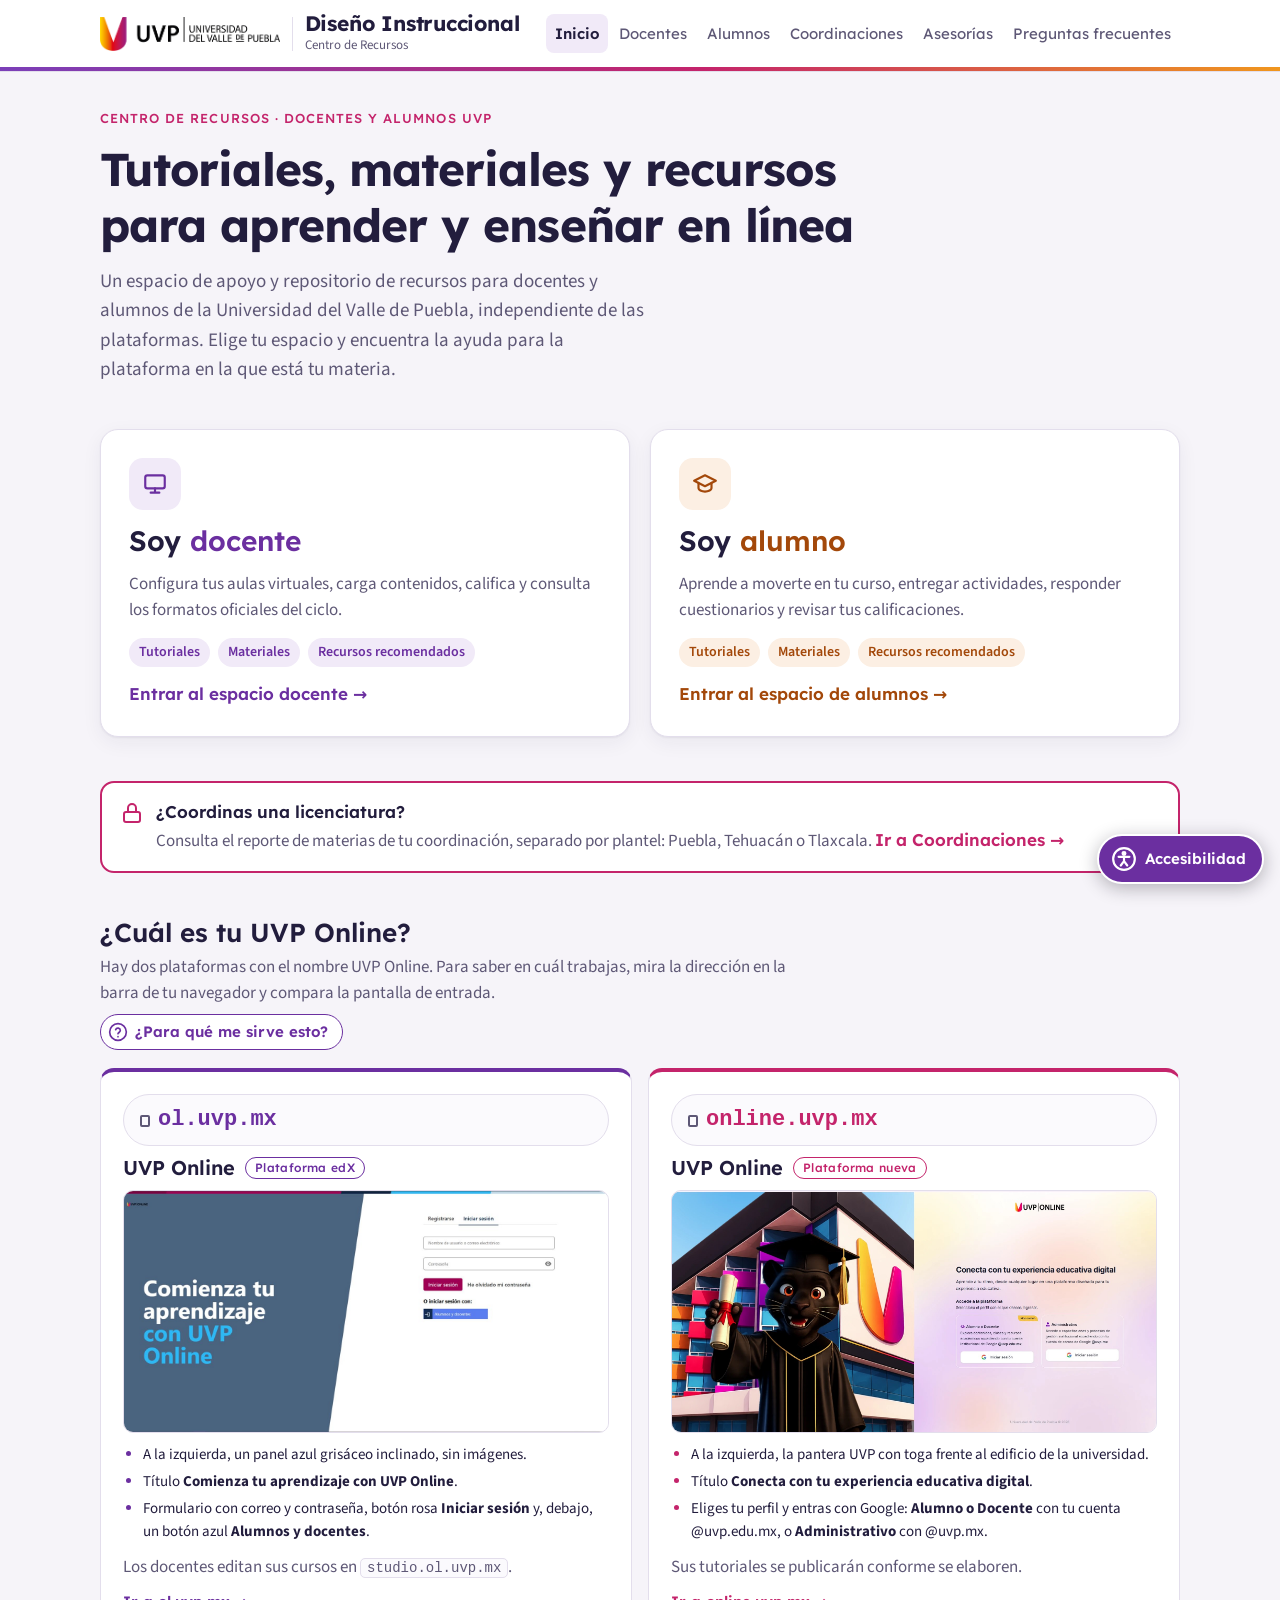
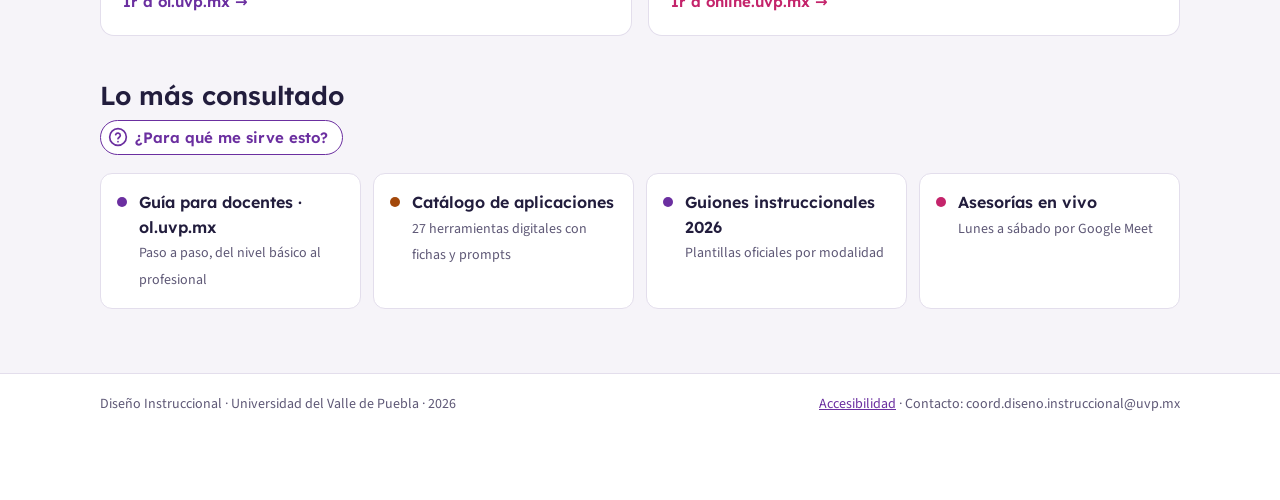
<file: index.html>
<!doctype html>
<html lang="es">
<head>
<meta charset="utf-8">
<meta name="viewport" content="width=device-width, initial-scale=1, viewport-fit=cover">
<base target="_self">
<title>Diseño Instruccional · Centro de Recursos UVP</title>
<meta name="description" content="Tutoriales, materiales y recursos para docentes, alumnos y coordinaciones de la Universidad del Valle de Puebla.">
<link rel="preconnect" href="https://fonts.googleapis.com">
<link rel="preconnect" href="https://fonts.gstatic.com" crossorigin>
<link rel="stylesheet" href="https://fonts.googleapis.com/css2?family=Lexend:wght@400;500;600;700&family=Source+Sans+3:ital,wght@0,400;0,600;0,700;1,400&display=swap">
<link rel="stylesheet" href="a11y.css">
<script src="a11y.js"></script>
<style>
html,body{margin:0}
img{max-width:100%}
[hidden]{display:none!important}
:root{
  --fondo:#F6F4F9; --hoja:#FFFFFF; --hoja2:#FBFAFD; --tinta:#221D3D; --tinta2:#5E5876; --linea:#E3DEEC;
  --violeta:#6B2FA0; --violeta-s:#F1EAF8; --magenta:#C4246B; --naranja:#E8841A;
  --alumno:#A3480A; --alumno-s:#FCEFE3;
  --ok:#1A6B43; --ok-s:#E3F4EA; --prep:#8A5A00; --prep-s:#FFF4DA; --pend:#5F5977; --pend-s:#EEECF3;
  --campo:#8C85A3;
  --nota:#FFF7E3; --nota-t:#6B4700; --sobre:#FFFFFF;
  --grad:linear-gradient(90deg,#7B3FB8 0%,#C4246B 55%,#F0961E 100%);
  --sombra:0 1px 2px rgba(34,29,61,.06),0 6px 20px rgba(34,29,61,.06);
  --disp:"Lexend",system-ui,sans-serif; --txt:"Source Sans 3",system-ui,sans-serif;
}
@media (prefers-color-scheme:dark){:root:not([data-theme="light"]){
  color-scheme:dark;
  --fondo:#14111D; --hoja:#1D1929; --hoja2:#221E30; --tinta:#EEEAF6; --tinta2:#A9A2BD; --linea:#342E46;
  --violeta:#BE93EA; --violeta-s:#2A2140; --magenta:#F06A9E; --naranja:#F4A45A;
  --alumno:#F4A45A; --alumno-s:#35241A;
  --ok:#6FD29E; --ok-s:#17301F; --prep:#F2C45A; --prep-s:#332812; --pend:#A9A2BD; --pend-s:#2A2638;
  --nota:#2C2410; --nota-t:#F2C45A; --sombra:none; --sobre:#14111D; --campo:#7A7394;
}}
:root[data-theme="dark"]{
  color-scheme:dark;
  --fondo:#14111D; --hoja:#1D1929; --hoja2:#221E30; --tinta:#EEEAF6; --tinta2:#A9A2BD; --linea:#342E46;
  --violeta:#BE93EA; --violeta-s:#2A2140; --magenta:#F06A9E; --naranja:#F4A45A;
  --alumno:#F4A45A; --alumno-s:#35241A;
  --ok:#6FD29E; --ok-s:#17301F; --prep:#F2C45A; --prep-s:#332812; --pend:#A9A2BD; --pend-s:#2A2638;
  --nota:#2C2410; --nota-t:#F2C45A; --sombra:none; --sobre:#14111D; --campo:#7A7394;
}
*{box-sizing:border-box}
body{background:var(--fondo);color:var(--tinta);font-family:var(--txt);font-size:17px;line-height:1.55}
a{color:var(--violeta)}
:focus-visible{outline:3px solid var(--magenta);outline-offset:2px;border-radius:6px}
h1,h2,h3,h4{font-family:var(--disp);line-height:1.2;text-wrap:balance;margin:0;font-weight:600}
p{margin:0}
.wrap{max-width:1120px;margin:0 auto;padding-inline:20px}

/* barra de propuesta */
.propbar{background:var(--tinta);color:var(--fondo);font-size:14px}
.propbar .wrap{display:flex;gap:12px;align-items:center;justify-content:space-between;flex-wrap:wrap;padding-block:8px}
.propbar a{color:inherit;font-weight:700}
.propbar b{font-family:var(--disp);font-weight:500;letter-spacing:.04em;text-transform:uppercase;font-size:12px;background:var(--grad);color:#fff;padding:2px 8px;border-radius:4px;margin-right:6px}

/* cabecera */
header.top{background:var(--hoja);border-bottom:1px solid var(--linea);position:sticky;top:env(safe-area-inset-top,0px);z-index:20}
header.top::after{content:"";display:block;height:4px;background:var(--grad)}
.top .wrap{display:flex;align-items:center;gap:16px;justify-content:space-between;flex-wrap:wrap;padding-block:12px}
.marca{display:flex;align-items:center;gap:12px;text-decoration:none;color:var(--tinta)}
.marca .logo{flex:none;height:34px;width:auto;display:block}
.marca .logo.o{display:none}
@media (prefers-color-scheme:dark){:root:not([data-theme="light"]) .marca .logo.c{display:none}:root:not([data-theme="light"]) .marca .logo.o{display:block}}
:root[data-theme="dark"] .marca .logo.c{display:none}
:root[data-theme="dark"] .marca .logo.o{display:block}
.marca .sep{flex:none;width:1px;height:34px;background:var(--linea)}
@media (max-width:640px){.marca .logo{height:30px}.marca .sep{height:28px}.marca{gap:10px}.marca .n{font-size:17px}.marca .s{font-size:12px}.marca>span:last-child{min-width:0}}
@media (max-width:400px){.marca .logo{height:22px}.marca .sep{height:22px}.marca{gap:8px}.marca .n{font-size:15px}}
.marca .n{font-family:var(--disp);font-weight:700;font-size:21px;letter-spacing:-.01em;display:block;line-height:1.1}
.marca .s{font-size:13px;color:var(--tinta2);display:block}
nav.menu{display:flex;gap:2px;flex-wrap:wrap}
nav.menu a{font-family:var(--disp);font-size:15px;text-decoration:none;color:var(--tinta2);padding:8px 9px;border-radius:8px}
nav.menu a:hover{background:var(--violeta-s);color:var(--tinta)}
nav.menu a[aria-current="page"]{color:var(--tinta);background:var(--violeta-s);font-weight:600}
nav.menu a.m-alumnos[aria-current="page"]{background:var(--alumno-s)}
nav.menu a.m-prop{border:1px dashed var(--linea)}

main{padding-block:36px 64px}
section.vista{display:grid;gap:44px}
section.vista>*,.sec>*,.sec-t>*{min-width:0}

/* inicio */
.hero{display:grid;gap:14px;max-width:760px}
.eyebrow{font-family:var(--disp);font-size:13px;letter-spacing:.08em;text-transform:uppercase;color:var(--magenta);font-weight:500}
.hero h1{font-size:clamp(30px,4.6vw,46px);letter-spacing:-.02em;font-weight:700}
.hero p{font-size:19px;color:var(--tinta2);max-width:62ch}
.puertas{display:grid;grid-template-columns:repeat(auto-fit,minmax(min(300px,100%),1fr));gap:20px}
.puerta{display:grid;gap:14px;align-content:start;text-decoration:none;color:var(--tinta);background:var(--hoja);border:1px solid var(--linea);border-radius:18px;padding:28px;box-shadow:var(--sombra);position:relative;overflow:hidden;transition:transform .15s ease,border-color .15s}
.puerta:hover{transform:translateY(-2px);border-color:var(--c)}
.puerta{--c:var(--violeta);--cs:var(--violeta-s)}
.puerta.alumnos{--c:var(--alumno);--cs:var(--alumno-s)}
.puerta .ico{width:52px;height:52px;border-radius:14px;background:var(--cs);color:var(--c);display:grid;place-items:center}
.puerta h2{font-size:28px}
.puerta h2 span{color:var(--c)}
.puerta p{color:var(--tinta2)}
.puerta ul{margin:0;padding:0;list-style:none;display:flex;flex-wrap:wrap;gap:8px}
.puerta li{font-size:14px;background:var(--cs);color:var(--c);padding:4px 10px;border-radius:999px;font-weight:600}
.puerta .ir{font-family:var(--disp);font-weight:600;color:var(--c)}

.bloque{display:grid;gap:18px}
.bloque>header{display:grid;gap:6px;max-width:720px}
.bloque>header h2{font-size:26px}
.bloque>header p{color:var(--tinta2)}
.plats{display:grid;grid-template-columns:repeat(auto-fit,minmax(min(280px,100%),1fr));gap:16px}
.plat{background:var(--hoja);border:1px solid var(--linea);border-radius:14px;padding:22px;display:grid;gap:10px;align-content:start}
.plat h3{font-size:20px;display:flex;gap:10px;align-items:center;flex-wrap:wrap}
.plat p{color:var(--tinta2)}
.plat code{font-size:14px;background:var(--hoja2);border:1px solid var(--linea);padding:1px 6px;border-radius:5px}
.plat.dir{text-decoration:none;color:var(--tinta);border-top:4px solid var(--c)}
.plat.dir:hover{border-color:var(--c)}
.plat .url{display:flex;align-items:center;gap:8px;font-family:ui-monospace,"SF Mono",Consolas,monospace;font-size:clamp(18px,2.4vw,22px);font-weight:600;background:var(--hoja2);border:1px solid var(--linea);border-radius:999px;padding:8px 16px;color:var(--c);overflow-wrap:anywhere}
.plat .cand{flex:none;width:10px;height:12px;border:2px solid var(--tinta2);border-radius:2px;position:relative;top:1px}
.plat .ir{font-family:var(--disp);font-size:15px;font-weight:600;color:var(--c);text-decoration:none;justify-self:start}
.plat .ir:hover{text-decoration:underline}
.plat .pantalla{display:block;width:100%;max-width:100%;aspect-ratio:16/8;padding:0;border:1px solid var(--linea);border-radius:10px;overflow:hidden;background:var(--hoja2);cursor:zoom-in}
.plat .pantalla img{width:100%;height:100%;object-fit:cover;object-position:center top;display:block}
.rasgos{margin:0;padding-left:20px;display:grid;gap:4px;font-size:15px}
.rasgos li::marker{color:var(--c)}
.tag{font-family:var(--disp);font-size:12px;font-weight:500;letter-spacing:.03em;padding:3px 9px;border-radius:999px;border:1px solid currentColor;white-space:nowrap}
.tag.edx{color:var(--violeta)}
.tag.nueva{color:var(--magenta)}

.rapidos{display:grid;grid-template-columns:repeat(auto-fit,minmax(min(230px,100%),1fr));gap:12px}
.rapido{display:flex;gap:12px;align-items:flex-start;padding:16px;border-radius:12px;background:var(--hoja);border:1px solid var(--linea);text-decoration:none;color:var(--tinta)}
.rapido:hover{border-color:var(--violeta)}
.rapido b{font-family:var(--disp);font-weight:600;display:block;font-size:16px}
.rapido small{color:var(--tinta2);font-size:14px}
.rapido .dot{flex:none;width:10px;height:10px;border-radius:50%;margin-top:7px;background:var(--c,var(--violeta))}

/* espacios */
.cab-esp{display:grid;gap:10px;padding:28px;border-radius:18px;background:var(--cs);border:1px solid var(--linea)}
.cab-esp .eyebrow{color:var(--c)}
.cab-esp h1{font-size:clamp(28px,4vw,40px);letter-spacing:-.02em}
.cab-esp p{max-width:66ch;color:var(--tinta2);font-size:18px}
.esp{--c:var(--violeta);--cs:var(--violeta-s)}
.esp.alumnos{--c:var(--alumno);--cs:var(--alumno-s)}
.subnav{display:flex;gap:8px;flex-wrap:wrap}
.subnav a{font-family:var(--disp);font-size:15px;text-decoration:none;color:var(--tinta);background:var(--hoja);border:1px solid var(--linea);padding:7px 14px;border-radius:999px}
.subnav a:hover{border-color:var(--c)}

.sec{display:grid;gap:18px;scroll-margin-top:110px}
.sec-t{display:flex;gap:14px;align-items:end;justify-content:space-between;flex-wrap:wrap;border-bottom:1px solid var(--linea);padding-bottom:12px}
.sec-t h2{font-size:25px}
.sec-t p{color:var(--tinta2);max-width:60ch;margin-top:4px}

.switch{display:inline-flex;flex-wrap:wrap;max-width:100%;background:var(--hoja);border:1px solid var(--linea);border-radius:12px;padding:4px;gap:4px}
.switch button{font:inherit;font-family:var(--disp);font-size:15px;border:0;background:none;color:var(--tinta2);padding:8px 14px;border-radius:9px;cursor:pointer;display:flex;gap:8px;align-items:center}
.switch button[aria-selected="true"]{background:var(--c);color:var(--hoja)}
.switch button .mini{font-size:12px;opacity:.8}

.grupo{display:grid;gap:12px}
.grupo h3{font-size:17px;color:var(--tinta2);font-weight:500;letter-spacing:.01em}
.tarjetas{display:grid;grid-template-columns:repeat(auto-fill,minmax(min(250px,100%),1fr));gap:14px}
.tj{background:var(--hoja);border:1px solid var(--linea);border-radius:14px;overflow:hidden;display:flex;flex-direction:column}
.tj .img{display:block;width:100%;aspect-ratio:4/3;max-width:100%;border:0;padding:0;cursor:zoom-in;background:var(--hoja2);border-bottom:1px solid var(--linea)}
.tj .img img{width:100%;height:100%;object-fit:cover;object-position:top;display:block}
.tj .cuerpo{padding:16px;display:grid;gap:8px;align-content:start;flex:1}
.tj h4{font-size:17px;font-weight:600}
.tj p{font-size:15px;color:var(--tinta2)}
.tj .meta{display:flex;gap:8px;flex-wrap:wrap;align-items:center;margin:0}
.tipo{font-size:13px;color:var(--tinta2);display:inline-flex;gap:5px;align-items:center}
.tipo svg{width:15px;height:15px}
.tj a.lnk{font-family:var(--disp);font-size:14px;font-weight:600;color:var(--c);text-decoration:none}
.tj a.lnk:hover{text-decoration:underline}
.tj.vacio{border-style:dashed;background:transparent}
.tj.vacio h4{color:var(--tinta2)}
.tj.destacada{grid-column:1/-1;flex-direction:row;flex-wrap:wrap;border-color:var(--c)}
.tj.destacada .cuerpo{padding:22px;gap:10px;min-width:260px}
.tj.destacada h4{font-size:22px}
.niveles{display:flex;flex-wrap:wrap;gap:6px;margin:4px 0 0;padding:0;list-style:none}
.niveles li{font-size:13px;border:1px solid var(--linea);padding:3px 9px;border-radius:6px;background:var(--hoja2)}
.chips{display:flex;flex-wrap:wrap;gap:6px}
.chips span{font-size:13px;background:var(--hoja2);border:1px solid var(--linea);padding:2px 8px;border-radius:6px}

.est{font-size:12px;font-weight:700;letter-spacing:.03em;text-transform:uppercase;padding:3px 8px;border-radius:5px;white-space:nowrap}
.est.ok{background:var(--ok-s);color:var(--ok)}
.est.prep{background:var(--prep-s);color:var(--prep)}
.est.pend{background:var(--pend-s);color:var(--pend)}

.aviso{background:var(--nota);color:var(--nota-t);border-radius:12px;padding:14px 18px;font-size:15px;display:flex;gap:10px;align-items:flex-start}
.aviso svg{flex:none;margin-top:2px}

.flujo{list-style:none;margin:0;padding:0;display:grid;grid-template-columns:repeat(auto-fit,minmax(min(220px,100%),1fr));gap:14px;counter-reset:f}
.flujo li{counter-increment:f;background:var(--hoja);border:1px solid var(--linea);border-radius:14px;padding:18px;display:grid;gap:6px;align-content:start;position:relative}
.flujo li::before{content:counter(f);width:30px;height:30px;border-radius:50%;background:var(--cs);color:var(--c);font-family:var(--disp);font-weight:600;display:grid;place-items:center}
.flujo li:last-child{border-color:var(--c)}
.flujo b{font-family:var(--disp);font-weight:600;font-size:17px}
.flujo span{color:var(--tinta2);font-size:15px}
.prov{font-family:var(--disp);font-size:11px;font-weight:500;letter-spacing:.05em;text-transform:uppercase;color:var(--tinta2);border:1px dashed var(--linea);border-radius:4px;padding:1px 5px;margin-left:6px;vertical-align:3px}

/* asesorias */
.dos{display:grid;grid-template-columns:repeat(auto-fit,minmax(min(300px,100%),1fr));gap:18px}
.caja{background:var(--hoja);border:1px solid var(--linea);border-radius:14px;padding:22px;display:grid;gap:12px;align-content:start}
.caja h3{font-size:20px}
.caja p{color:var(--tinta2)}
.horas{display:grid;gap:8px;margin:0}
.horas div{display:flex;justify-content:space-between;gap:12px;flex-wrap:wrap;border-bottom:1px dashed var(--linea);padding-bottom:8px}
.horas dt{font-weight:700}
.horas dd{margin:0;font-variant-numeric:tabular-nums;color:var(--tinta2)}
.equipo{display:grid;grid-template-columns:repeat(auto-fit,minmax(min(240px,100%),1fr));gap:12px}
.persona{display:flex;gap:12px;align-items:center;background:var(--hoja);border:1px solid var(--linea);border-radius:12px;padding:14px}
.av{flex:none;width:46px;height:46px;border-radius:50%;background:var(--violeta-s);color:var(--violeta);display:grid;place-items:center;font-family:var(--disp);font-weight:600}
.persona b{display:block;font-size:16px;line-height:1.25}
.persona small{display:block;color:var(--tinta2);font-size:14px}
.persona .mail{font-size:14px;user-select:all;color:var(--tinta);overflow-wrap:anywhere}
.persona>span{min-width:0}
.horas dd{overflow-wrap:anywhere}
footer.pie span{overflow-wrap:anywhere}
.boton{display:inline-flex;align-items:center;gap:8px;font-family:var(--disp);font-weight:600;font-size:15px;background:var(--violeta);color:var(--hoja);text-decoration:none;padding:10px 16px;border-radius:10px;justify-self:start}

/* faq */
details{background:var(--hoja);border:1px solid var(--linea);border-radius:12px;padding:0 18px}
details+details{margin-top:10px}
summary{cursor:pointer;padding:16px 0;font-family:var(--disp);font-size:17px;font-weight:500;list-style:none;display:flex;justify-content:space-between;gap:12px}
summary::after{content:"+";color:var(--violeta);font-size:22px;line-height:1}
details[open] summary::after{content:"–"}
details .r{padding:0 0 16px;color:var(--tinta2);max-width:75ch}
summary .tag{margin-right:8px;vertical-align:2px}

/* propuesta */
.prop h1{font-size:clamp(28px,4vw,40px);letter-spacing:-.02em}
.prop .lead{font-size:19px;color:var(--tinta2);max-width:66ch}
.arbol{font-family:var(--disp);font-size:15px;background:var(--hoja);border:1px solid var(--linea);border-radius:14px;padding:20px 22px;overflow-x:auto}
.arbol ul{list-style:none;margin:0;padding-left:22px;border-left:1px solid var(--linea)}
.arbol>ul{padding-left:0;border:0}
.arbol li{padding:5px 0 5px 0;position:relative}
.arbol ul ul li::before{content:"";position:absolute;left:-22px;top:17px;width:16px;border-top:1px solid var(--linea)}
.arbol .pg{font-weight:600}
.arbol .d{font-family:var(--txt);color:var(--tinta2);font-size:14px;margin-left:8px}
.arbol .doc{color:var(--violeta)} .arbol .alu{color:var(--alumno)}
.tabla{overflow-x:auto;border:1px solid var(--linea);border-radius:14px;background:var(--hoja)}
table{border-collapse:collapse;width:100%;min-width:640px;font-size:15px}
th,td{text-align:left;padding:11px 14px;border-bottom:1px solid var(--linea);vertical-align:top}
th{font-family:var(--disp);font-weight:500;font-size:13px;letter-spacing:.04em;text-transform:uppercase;color:var(--tinta2);background:var(--hoja2)}
tr:last-child td{border-bottom:0}
.cambios{display:grid;grid-template-columns:repeat(auto-fit,minmax(min(250px,100%),1fr));gap:14px}
.cambio{background:var(--hoja);border:1px solid var(--linea);border-radius:14px;padding:18px;display:grid;gap:8px;align-content:start}
.cambio h3{font-size:17px}
.cambio p{font-size:15px;color:var(--tinta2)}
.cambio .antes{font-size:14px;color:var(--tinta2);text-decoration:line-through;text-decoration-color:var(--magenta)}
.paleta{display:grid;grid-template-columns:repeat(auto-fill,minmax(min(150px,100%),1fr));gap:12px}
.sw{border:1px solid var(--linea);border-radius:12px;overflow:hidden;background:var(--hoja)}
.sw i{display:block;height:64px}
.sw div{padding:10px 12px;font-size:14px}
.sw b{display:block;font-family:var(--disp);font-weight:500}
.sw code{font-size:13px;color:var(--tinta2)}
.pend-lista{display:grid;gap:10px;margin:0;padding:0;list-style:none;counter-reset:q}
.pend-lista li{background:var(--hoja);border:1px solid var(--linea);border-radius:12px;padding:14px 16px 14px 54px;position:relative;counter-increment:q}
.pend-lista li::before{content:counter(q);position:absolute;left:16px;top:13px;width:26px;height:26px;border-radius:50%;background:var(--grad);color:#fff;font-family:var(--disp);font-size:14px;display:grid;place-items:center}
.pend-lista b{font-family:var(--disp);font-weight:500}
.pend-lista span{display:block;color:var(--tinta2);font-size:15px}
.pasos{display:grid;gap:10px;margin:0;padding-left:22px}
.pasos li{padding-left:4px}
.tipos{display:grid;grid-template-columns:repeat(auto-fit,minmax(min(220px,100%),1fr));gap:16px}
.tipos .caja{gap:6px}
.tipos .muestra-d{font-family:var(--disp);font-size:30px;font-weight:600;line-height:1.1}
.tipos .muestra-t{font-size:18px}

footer.pie{border-top:1px solid var(--linea);background:var(--hoja)}
footer.pie .wrap{display:flex;justify-content:space-between;gap:12px;flex-wrap:wrap;padding-block:20px 84px;font-size:14px;color:var(--tinta2)}

/* botones de acción: grandes y con relleno para que se identifiquen de inmediato */
.acciones{display:flex;flex-wrap:wrap;gap:8px;margin-top:auto;padding-top:10px}
.accion{display:inline-flex;align-items:center;gap:8px;font-family:var(--disp);font-size:16px;font-weight:600;line-height:1.2;background:var(--c);color:var(--sobre);border:2px solid var(--c);border-radius:999px;padding:10px 18px;cursor:pointer;text-decoration:none;box-shadow:0 2px 10px rgba(34,29,61,.18);transition:transform .12s ease,filter .12s ease}
.accion svg{width:18px;height:18px;flex:none}
.accion:hover{filter:brightness(1.1);transform:translateY(-1px)}
.accion.sec{background:transparent;color:var(--c);box-shadow:none}
.accion.sec:hover{background:var(--cs)}
.acciones.grande .accion{font-size:18px;padding:13px 24px}
.acciones.lista{display:grid;grid-template-columns:repeat(auto-fill,minmax(min(200px,100%),1fr))}
.acciones.lista .accion{justify-content:flex-start;font-size:15px;padding:9px 14px}
.tj.ancha{grid-column:1/-1}
.tj .cuerpo{display:flex;flex-direction:column}
@media (prefers-reduced-motion:reduce){.accion{transition:none}.accion:hover{transform:none}}

/* visor integrado */
dialog.visor{border:0;padding:0;margin:auto;width:min(1100px,calc(96vw / var(--z,1)));height:calc(92vh / var(--z,1));max-width:calc(96vw / var(--z,1));max-height:calc(92vh / var(--z,1));border-radius:16px;background:var(--hoja);color:var(--tinta);display:none;flex-direction:column;overflow:hidden}
dialog.visor[open]{display:flex}
dialog.visor::backdrop{background:rgba(20,17,29,.72)}
.visor .dh{display:flex;justify-content:space-between;align-items:center;gap:12px;padding:10px 14px;border-bottom:1px solid var(--linea);flex-wrap:wrap}
.visor .dh b{font-family:var(--disp);font-weight:600;font-size:17px}
.visor .dh-acc{display:flex;gap:8px;flex-wrap:wrap}
.visor .x{font:inherit;font-size:15px;font-weight:600;border:1px solid var(--linea);background:var(--hoja2);color:var(--tinta);border-radius:999px;padding:6px 14px;cursor:pointer;text-decoration:none}
.visor .x.cerrar{background:var(--violeta);border-color:var(--violeta);color:var(--sobre)}
.visor-nota{margin:0;padding:8px 14px;font-size:14px;background:var(--nota);color:var(--nota-t)}
.visor-cuerpo{flex:1;min-height:0;background:var(--fondo);display:flex;align-items:center;justify-content:center}
.visor-cuerpo iframe{width:100%;height:100%;border:0;background:#fff}
.visor-cuerpo video{max-width:100%;max-height:100%;background:#000}
.visor-cuerpo img{max-width:100%;max-height:100%;object-fit:contain}
@media (max-width:640px){dialog.visor{width:calc(100vw / var(--z,1));height:calc(100vh / var(--z,1));max-width:none;max-height:none;border-radius:0}}

@media (max-width:640px){
  body{font-size:16px}
  header.top{position:static}
  nav.menu a{padding:6px 9px;font-size:14px}
  .puerta,.cab-esp{padding:20px}
  .tj.destacada .cuerpo{min-width:0}
}
@media (prefers-reduced-motion:reduce){*{transition:none!important;scroll-behavior:auto!important}}

/* saltar al contenido */
.saltar{position:absolute;left:12px;top:-60px;z-index:100;background:var(--violeta);color:var(--sobre);font-family:var(--disp);font-weight:600;padding:10px 16px;border-radius:10px;text-decoration:none}
.saltar:focus{top:12px}
main:focus{outline:none}
.vista h1:focus{outline:none}

/* ¿Para qué me sirve esto? */
.pqs-w{display:grid;gap:10px;justify-items:start;margin-top:10px}
.pqs{display:inline-flex;align-items:center;gap:7px;font:inherit;font-family:var(--disp);font-size:15px;font-weight:600;color:var(--c,var(--violeta));background:var(--hoja);border:1.5px solid currentColor;border-radius:999px;padding:5px 14px 5px 7px;cursor:pointer}
.pqs svg{width:20px;height:20px;flex:none}
.pqs:hover{background:var(--cs,var(--violeta-s))}
.pqs[aria-expanded="true"]{background:var(--cs,var(--violeta-s))}
.pqs-t{background:var(--hoja);color:var(--tinta);border:1px solid var(--linea);border-left:4px solid var(--c,var(--violeta));border-radius:10px;padding:12px 16px;font-size:16px;max-width:70ch}
.pqs-w.mini{margin-top:2px}
.pqs-w.mini .pqs{font-size:14px;padding:3px 12px 3px 5px;border-width:1px}
.pqs-w.mini .pqs svg{width:18px;height:18px}
.pqs-w.mini .pqs-t{font-size:15px;padding:10px 12px}
.bloque>header .pqs-w,.caja .pqs-w{margin-top:2px}

/* coordinaciones */
.coord{--c:var(--magenta);--cs:var(--violeta-s)}
.candado{display:flex;gap:12px;align-items:flex-start;background:var(--hoja);border:2px solid var(--magenta);border-radius:14px;padding:16px 18px}
.candado svg{flex:none;color:var(--magenta);margin-top:2px}
.candado b{font-family:var(--disp);font-weight:600;display:block;font-size:17px;margin-bottom:2px}
.candado p{color:var(--tinta2);font-size:16px}
.buscar{display:grid;gap:6px;max-width:420px}
.buscar label{font-family:var(--disp);font-weight:600;font-size:15px}
.buscar input{font:inherit;font-size:17px;color:var(--tinta);background:var(--hoja);border:2px solid var(--campo);border-radius:10px;padding:10px 14px;width:100%}
.buscar input:focus-visible{border-color:var(--c)}
.conteo{font-size:15px;color:var(--tinta2)}
.campus-panel{display:grid;gap:22px}
.rep .accion{font-size:15px;border-radius:12px;text-align:left;justify-content:flex-start}
.tj .acciones.lista .accion{border-radius:12px;text-align:left}
.sin-res{color:var(--tinta2);font-size:16px}

/* página de accesibilidad */
.lista-a{margin:0;padding-left:22px;display:grid;gap:8px}
.lista-a b{font-family:var(--disp);font-weight:600}
kbd{font-family:ui-monospace,Consolas,monospace;font-size:14px;background:var(--hoja2);border:1px solid var(--campo);border-bottom-width:2px;border-radius:5px;padding:1px 6px;white-space:nowrap}

/* botón y panel de accesibilidad */
.btn-a11y{position:fixed;right:16px;bottom:16px;z-index:40;display:inline-flex;align-items:center;gap:8px;font:inherit;font-family:var(--disp);font-size:15px;font-weight:600;background:var(--violeta);color:var(--sobre);border:2px solid var(--hoja);border-radius:999px;padding:10px 16px 10px 12px;box-shadow:0 4px 18px rgba(20,17,29,.3);cursor:pointer}
.btn-a11y svg{width:26px;height:26px}
dialog.panel-a11y{border:0;padding:0;margin:auto;width:min(560px,calc(96vw / var(--z,1)));max-height:calc(92vh / var(--z,1));border-radius:16px;background:var(--hoja);color:var(--tinta);overflow:auto}
dialog.panel-a11y::backdrop{background:rgba(20,17,29,.6)}
.pa{display:grid;gap:18px;padding:20px 22px 24px}
.pa-cab{display:flex;justify-content:space-between;align-items:center;gap:12px}
.pa-cab h2{font-size:24px}
.pa-intro{color:var(--tinta2);font-size:16px}
.pa fieldset{border:0;margin:0;padding:0;display:grid;gap:10px}
.pa legend{font-family:var(--disp);font-weight:600;font-size:17px;padding:0;margin-bottom:8px}
.seg{display:flex;flex-wrap:wrap;gap:6px}
.seg label{position:relative}
.seg input{position:absolute;opacity:0;inset:0;margin:0;cursor:pointer}
.seg span{display:block;font-family:var(--disp);font-weight:600;font-size:15px;border:1.5px solid var(--campo);border-radius:10px;padding:8px 14px;background:var(--hoja)}
.seg input:checked+span{background:var(--violeta);border-color:var(--violeta);color:var(--sobre)}
.seg input:focus-visible+span{outline:3px solid var(--magenta);outline-offset:2px}
.interruptor{display:flex;justify-content:space-between;align-items:center;gap:14px;width:100%;text-align:left;font:inherit;color:var(--tinta);background:var(--hoja2);border:1px solid var(--linea);border-radius:12px;padding:11px 14px;cursor:pointer}
.interruptor b{font-family:var(--disp);font-weight:600;display:block;font-size:16px}
.interruptor small{display:block;color:var(--tinta2);font-size:14px;line-height:1.35}
.interruptor .sw-i{flex:none;width:46px;height:26px;border-radius:999px;background:var(--campo);position:relative}
.interruptor .sw-i::after{content:"";position:absolute;top:3px;left:3px;width:20px;height:20px;border-radius:50%;background:#fff;transition:left .15s}
.interruptor[aria-checked="true"]{border-color:var(--violeta)}
.interruptor[aria-checked="true"] .sw-i{background:var(--violeta)}
.interruptor[aria-checked="true"] .sw-i::after{left:23px;background:var(--sobre)}
.interruptor[aria-checked="true"] .sw-i::before{content:"✓";position:absolute;left:7px;top:2px;font-size:14px;font-weight:700;color:var(--sobre)}
.pa-voz{display:flex;flex-wrap:wrap;gap:8px}
.pa-pie{display:flex;flex-wrap:wrap;gap:12px;justify-content:space-between;align-items:center;border-top:1px solid var(--linea);padding-top:14px}
.pa-pie a{font-family:var(--disp);font-weight:600}
.pa .accion{--c:var(--violeta);--cs:var(--violeta-s)}
.lector{position:fixed;left:50%;transform:translateX(-50%);bottom:16px;z-index:45;display:flex;align-items:center;gap:10px;flex-wrap:wrap;background:var(--tinta);color:var(--fondo);border-radius:999px;padding:8px 10px 8px 18px;box-shadow:0 6px 24px rgba(0,0,0,.3);font-family:var(--disp);font-size:15px;font-weight:600}
.lector button{font:inherit;font-size:14px;border:0;border-radius:999px;padding:7px 14px;cursor:pointer;background:var(--fondo);color:var(--tinta)}
@media (max-width:640px){.btn-a11y span{display:none}.btn-a11y{padding:10px}}
</style>
</head>
<body>
<a class="saltar" href="#contenido">Saltar al contenido</a>

<header class="top"><div class="wrap">
  <a class="marca" href="#inicio" aria-label="Universidad del Valle de Puebla · Diseño Instruccional, Centro de Recursos. Ir al inicio">
    <img class="logo c" src="img/uvp-logo.png" width="391" height="74" alt="Universidad del Valle de Puebla"><img class="logo o" src="img/uvp-logo-blanco.png" width="391" height="74" alt="Universidad del Valle de Puebla"><span class="sep" aria-hidden="true"></span>
    <span><span class="n">Diseño Instruccional</span><span class="s">Centro de Recursos</span></span>
  </a>
  <nav class="menu" aria-label="Principal">
    <a href="#inicio">Inicio</a>
    <a href="#docentes">Docentes</a>
    <a href="#alumnos" class="m-alumnos">Alumnos</a>
    <a href="#coordinaciones">Coordinaciones</a>
    <a href="#asesorias">Asesorías</a>
    <a href="#faq">Preguntas frecuentes</a>
  </nav>
</div></header>

<main class="wrap" id="contenido" tabindex="-1">

<!-- INICIO -->
<section class="vista" id="v-inicio" data-vista="inicio">
  <div class="hero">
    <span class="eyebrow">Centro de Recursos · Docentes y alumnos UVP</span>
    <h1>Tutoriales, materiales y recursos para aprender y enseñar en línea</h1>
    <p>Un espacio de apoyo y repositorio de recursos para docentes y alumnos de la Universidad del Valle de Puebla, independiente de las plataformas. Elige tu espacio y encuentra la ayuda para la plataforma en la que está tu materia.</p>
  </div>

  <div class="puertas">
    <a class="puerta" href="#docentes">
      <span class="ico"><svg width="26" height="26" viewBox="0 0 24 24" fill="none" stroke="currentColor" stroke-width="2" stroke-linecap="round" stroke-linejoin="round" aria-hidden="true"><rect x="3" y="4" width="18" height="12" rx="2"/><path d="M8 20h8M12 16v4"/></svg></span>
      <h2>Soy <span>docente</span></h2>
      <p>Configura tus aulas virtuales, carga contenidos, califica y consulta los formatos oficiales del ciclo.</p>
      <ul><li>Tutoriales</li><li>Materiales</li><li>Recursos recomendados</li></ul>
      <span class="ir">Entrar al espacio docente →</span>
    </a>
    <a class="puerta alumnos" href="#alumnos">
      <span class="ico"><svg width="26" height="26" viewBox="0 0 24 24" fill="none" stroke="currentColor" stroke-width="2" stroke-linecap="round" stroke-linejoin="round" aria-hidden="true"><path d="M22 9 12 4 2 9l10 5 10-5Z"/><path d="M6 11v5c0 1.5 2.7 3 6 3s6-1.5 6-3v-5"/></svg></span>
      <h2>Soy <span>alumno</span></h2>
      <p>Aprende a moverte en tu curso, entregar actividades, responder cuestionarios y revisar tus calificaciones.</p>
      <ul><li>Tutoriales</li><li>Materiales</li><li>Recursos recomendados</li></ul>
      <span class="ir">Entrar al espacio de alumnos →</span>
    </a>
  </div>
  <a class="candado" href="#coordinaciones" style="text-decoration:none;color:var(--tinta)">
    <svg width="24" height="24" viewBox="0 0 24 24" fill="none" stroke="currentColor" stroke-width="2" stroke-linecap="round" stroke-linejoin="round" aria-hidden="true"><rect x="4" y="11" width="16" height="10" rx="2"/><path d="M8 11V7a4 4 0 0 1 8 0v4"/></svg>
    <span><b>¿Coordinas una licenciatura?</b><span style="display:block;color:var(--tinta2)">Consulta el reporte de materias de tu coordinación, separado por plantel: Puebla, Tehuacán o Tlaxcala. <span style="color:var(--magenta);font-family:var(--disp);font-weight:600">Ir a Coordinaciones →</span></span></span>
  </a>

  <div class="bloque">
    <header>
      <h2>¿Cuál es tu UVP Online?</h2>
      <p>Hay dos plataformas con el nombre UVP Online. Para saber en cuál trabajas, mira la dirección en la barra de tu navegador y compara la pantalla de entrada.</p>
      <div data-pqs="plataformas"></div>
    </header>
    <div class="plats">
      <div class="plat dir" style="--c:var(--violeta)">
        <span class="url"><span class="cand" aria-hidden="true"></span>ol.uvp.mx</span>
        <h3>UVP Online <span class="tag edx">Plataforma edX</span></h3>
        <button class="pantalla" data-img="img/ol-inicio.jpg" data-t="Pantalla de entrada de ol.uvp.mx" aria-label="Ampliar la pantalla de entrada de ol.uvp.mx"><img src="img/ol-inicio.jpg" alt="Pantalla de ol.uvp.mx con un panel azul grisáceo inclinado y el formulario de inicio de sesión"></button>
        <ul class="rasgos">
          <li>A la izquierda, un panel azul grisáceo inclinado, sin imágenes.</li>
          <li>Título <b>Comienza tu aprendizaje con UVP Online</b>.</li>
          <li>Formulario con correo y contraseña, botón rosa <b>Iniciar sesión</b> y, debajo, un botón azul <b>Alumnos y docentes</b>.</li>
        </ul>
        <p>Los docentes editan sus cursos en <code>studio.ol.uvp.mx</code>.</p>
        <a class="ir" href="https://ol.uvp.mx/" target="_blank" rel="noopener">Ir a ol.uvp.mx →</a>
      </div>
      <div class="plat dir" style="--c:var(--magenta)">
        <span class="url"><span class="cand" aria-hidden="true"></span>online.uvp.mx</span>
        <h3>UVP Online <span class="tag nueva">Plataforma nueva</span></h3>
        <button class="pantalla" data-img="img/online-inicio.jpg" data-t="Pantalla de entrada de online.uvp.mx" aria-label="Ampliar la pantalla de entrada de online.uvp.mx"><img src="img/online-inicio.jpg" alt="Pantalla de online.uvp.mx con la pantera UVP graduada frente al edificio y dos tarjetas de acceso"></button>
        <ul class="rasgos">
          <li>A la izquierda, la pantera UVP con toga frente al edificio de la universidad.</li>
          <li>Título <b>Conecta con tu experiencia educativa digital</b>.</li>
          <li>Eliges tu perfil y entras con Google: <b>Alumno o Docente</b> con tu cuenta @uvp.edu.mx, o <b>Administrativo</b> con @uvp.mx.</li>
        </ul>
        <p>Sus tutoriales se publicarán conforme se elaboren.</p>
        <a class="ir" href="https://online.uvp.mx/" target="_blank" rel="noopener">Ir a online.uvp.mx →</a>
      </div>
    </div>
  </div>

  <div class="bloque">
    <header><h2>Lo más consultado</h2><div data-pqs="rapidos"></div></header>
    <div class="rapidos">
      <a class="rapido" href="#docentes" data-ver="guia" aria-haspopup="dialog"><span class="dot"></span><span><b>Guía para docentes · ol.uvp.mx</b><small>Paso a paso, del nivel básico al profesional</small></span></a>
      <a class="rapido" href="#docentes-recursos" data-ver="catalogo" aria-haspopup="dialog" style="--c:var(--alumno)"><span class="dot"></span><span><b>Catálogo de aplicaciones</b><small>27 herramientas digitales con fichas y prompts</small></span></a>
      <a class="rapido" href="#docentes-materiales"><span class="dot"></span><span><b>Guiones instruccionales 2026</b><small>Plantillas oficiales por modalidad</small></span></a>
      <a class="rapido" href="#asesorias" style="--c:var(--magenta)"><span class="dot"></span><span><b>Asesorías en vivo</b><small>Lunes a sábado por Google Meet</small></span></a>
    </div>
  </div>
</section>

<!-- ESPACIOS (se llenan desde datos) -->
<section class="vista esp" id="v-docentes" data-vista="docentes" hidden></section>
<section class="vista esp alumnos" id="v-alumnos" data-vista="alumnos" hidden></section>
<section class="vista esp coord" id="v-coordinaciones" data-vista="coordinaciones" hidden></section>

<!-- ACCESIBILIDAD -->
<section class="vista" id="v-accesibilidad" data-vista="accesibilidad" hidden>
  <div class="cab-esp" style="--c:var(--violeta);--cs:var(--violeta-s)">
    <span class="eyebrow">Para todas las personas</span>
    <h1>Accesibilidad</h1>
    <p>Queremos que cualquier persona pueda usar este Centro de Recursos, sin importar cómo ve, escucha, lee o navega. Aquí te explicamos qué herramientas tiene el sitio, cómo usarlo con tecnología de apoyo y cómo avisarnos si algo no te funciona.</p>
    <div class="acciones"><button type="button" class="accion" data-abrir-a11y aria-haspopup="dialog">Abrir el panel de accesibilidad</button></div>
  </div>

  <div class="sec" id="accesibilidad-panel">
    <div class="sec-t"><div><h2>Ajustes del panel de accesibilidad</h2><p>Abre el panel con el botón <b>Accesibilidad</b> de la esquina inferior derecha, o con <kbd>Alt</kbd> + <kbd>Shift</kbd> + <kbd>A</kbd>. Tus ajustes se guardan en este navegador y se aplican también a la guía, las fichas y el catálogo.</p></div></div>
    <ul class="lista-a">
      <li><b>Tamaño del texto:</b> agranda todo el contenido hasta 150 %, sin que se desacomode.</li>
      <li><b>Tema claro, oscuro o del sistema:</b> por defecto el sitio sigue el tema de tu equipo.</li>
      <li><b>Alto contraste:</b> fondo negro, texto blanco y acentos amarillos, para baja visión o pantallas con reflejo.</li>
      <li><b>Tipografía de alta legibilidad:</b> cambia la letra a Atkinson Hyperlegible, diseñada por el Braille Institute para personas con baja visión. Distingue mejor letras parecidas como l, I y 1.</li>
      <li><b>Espaciado amplio:</b> más espacio entre líneas, letras y palabras. Ayuda a personas con dislexia o dificultades de lectura.</li>
      <li><b>Resaltar enlaces y botones:</b> subraya todos los enlaces y marca los botones, para no depender del color.</li>
      <li><b>Cursor grande:</b> un puntero más grande y con borde, fácil de seguir.</li>
      <li><b>Guía de lectura:</b> una franja que sigue al puntero y oscurece el resto de la pantalla, para leer línea por línea sin perderte.</li>
      <li><b>Detener animaciones:</b> quita movimientos y transiciones. El sitio también respeta el ajuste "reducir movimiento" de tu equipo.</li>
      <li><b>Lectura en voz alta:</b> el sitio lee la página que estás viendo, o solo el texto que selecciones, con la voz en español de tu equipo. Puedes elegir la velocidad, pausar o detener.</li>
    </ul>
  </div>

  <div class="sec" id="accesibilidad-teclado">
    <div class="sec-t"><div><h2>Navegar con el teclado</h2><p>Todo el sitio funciona sin ratón.</p></div></div>
    <ul class="lista-a">
      <li><kbd>Tab</kbd> y <kbd>Shift</kbd> + <kbd>Tab</kbd>: avanzar y retroceder entre enlaces y botones. El elemento activo se marca con un contorno.</li>
      <li><kbd>Enter</kbd> o <kbd>Espacio</kbd>: abrir un enlace, un botón o una pregunta frecuente.</li>
      <li><kbd>←</kbd> <kbd>→</kbd>: cambiar de plataforma en Tutoriales o de plantel en Coordinaciones.</li>
      <li><kbd>Esc</kbd>: cerrar la ventana de un material o el panel de accesibilidad, y detener la lectura en voz alta.</li>
      <li>Al entrar, el primer <kbd>Tab</kbd> muestra el enlace <b>Saltar al contenido</b>, para no recorrer el menú en cada página.</li>
    </ul>
  </div>

  <div class="sec" id="accesibilidad-tiflo">
    <div class="sec-t"><div><h2>Tecnología de apoyo (tiflotecnología)</h2><p>El sitio está construido con encabezados, regiones y botones con nombre, para que las herramientas de apoyo lo describan correctamente.</p></div></div>
    <ul class="lista-a">
      <li><b>Lectores de pantalla:</b> NVDA (gratuito) y JAWS en Windows, Narrador de Windows, VoiceOver en Mac, iPhone y iPad, y TalkBack en Android. Navega por encabezados (tecla <kbd>H</kbd> en NVDA y JAWS) para saltar entre secciones.</li>
      <li><b>Líneas braille:</b> funcionan a través de tu lector de pantalla; el sitio no necesita nada adicional.</li>
      <li><b>Magnificadores:</b> Lupa de Windows, Zoom de macOS y la ampliación de Android e iOS. El diseño se adapta al acercar hasta 400 %.</li>
      <li><b>Control por voz:</b> Acceso por voz de Windows y Control por voz de Apple. Cada botón muestra en pantalla el mismo nombre que debes decir.</li>
      <li><b>Imágenes:</b> las pantallas de las plataformas tienen descripción en texto.</li>
      <li><b>Videotutoriales:</b> no tienen audio; muestran los pasos en pantalla. Cada uno tiene su explicación completa en texto en la guía, con el botón <b>Leer en la guía</b>.</li>
    </ul>
  </div>

  <div class="sec" id="accesibilidad-externos">
    <div class="sec-t"><div><h2>Materiales de otros servicios</h2><p>Algunos materiales viven en servicios externos y su accesibilidad depende de ellos.</p></div></div>
    <ul class="lista-a">
      <li><b>Google Docs y Hojas de cálculo</b> (guiones instruccionales y reportes): funcionan con lectores de pantalla. Ábrelos con <b>Abrir en pestaña nueva</b> y activa <b>Herramientas › Accesibilidad › Activar la compatibilidad con lectores de pantalla</b>.</li>
      <li><b>Agendas de Google Calendar:</b> se pueden usar con teclado y lector de pantalla.</li>
      <li><b>Aplicaciones del catálogo:</b> son de otras empresas; revisa su accesibilidad antes de usarlas con un grupo que la necesite.</li>
    </ul>
  </div>

  <div class="sec" id="accesibilidad-reportar">
    <div class="sec-t"><div><h2>¿Encontraste una barrera?</h2><p>Si algo del sitio no te funciona con tu forma de navegar, cuéntanos qué intentabas hacer y qué herramienta usas.</p></div></div>
    <ul class="lista-a">
      <li><b>Docentes y coordinaciones:</b> escribe a Diseño Instruccional, <span style="user-select:all">coord.diseno.instruccional@uvp.mx</span>.</li>
      <li><b>Alumnos:</b> avisa a tu coordinación; ella lo comunica a Diseño Instruccional.</li>
    </ul>
    <p class="conteo">Tomamos como referencia las Pautas de Accesibilidad para el Contenido Web (WCAG) 2.2, nivel AA.</p>
  </div>
</section>

<!-- ASESORÍAS -->
<section class="vista" id="v-asesorias" data-vista="asesorias" hidden>
  <div class="cab-esp" style="--c:var(--violeta);--cs:var(--violeta-s)">
    <span class="eyebrow">Acompañamiento</span>
    <h1>Asesorías</h1>
    <p>Resuelve dudas en vivo o agenda una revisión a fondo de tu aula virtual con el equipo de Diseño Instruccional.</p><div data-pqs="asesorias"></div>
  </div>
  <div class="aviso"><svg width="18" height="18" viewBox="0 0 24 24" fill="none" stroke="currentColor" stroke-width="2" aria-hidden="true"><circle cx="12" cy="12" r="10"/><path d="M12 8v5M12 16h.01"/></svg><span>Estas asesorías son para docentes. Los alumnos piden ayuda a su coordinación, y si es un tema de plataforma, la coordinación lo consulta con Diseño Instruccional. Ver <a href="#alumnos-ayuda">Alumnos → ¿Necesitas ayuda?</a></span></div>
  <div class="dos">
    <div class="caja">
      <h3>Asesorías permanentes</h3>
      <p>Sin cita. Entra a la sala de Google Meet en cualquiera de estos horarios.</p><div data-pqs="permanentes"></div>
      <dl class="horas">
        <div><dt>Lunes a viernes</dt><dd>10:00–11:00 · 12:00–13:00 · 16:00–17:00</dd></div>
        <div><dt>Sábado</dt><dd>11:00–12:00</dd></div>
      </dl>
      <div class="acciones" style="--c:var(--violeta);--cs:var(--violeta-s)"><a class="accion" href="https://meet.google.com/jgg-ntqd-hzv" target="_blank" rel="noopener">Entrar a la sala de Meet</a></div>
    </div>
    <div class="caja">
      <h3>Asesorías personalizadas</h3>
      <p>Para revisar tu aula virtual completa o estructurar una asignatura. Elige fecha y hora y reserva una cita individual.</p><div data-pqs="personalizadas"></div>
      <div class="acciones lista" style="--c:var(--violeta);--cs:var(--violeta-s)"><button type="button" class="accion" data-ver="cita1" aria-haspopup="dialog">Agendar con Francisco Tovar</button><button type="button" class="accion sec" data-ver="cita2" aria-haspopup="dialog">Agendar con Flor Hernández</button><button type="button" class="accion sec" data-ver="cita3" aria-haspopup="dialog">Agendar con Francisco de la Cruz</button></div>
    </div>
    <div class="caja">
      <h3>Curso de Inducción al EVA 2026</h3>
      <p>Curso autogestionado para docentes: administración del entorno en modo edición y en vivo, configuración de fechas y entregas, y buenas prácticas para contenidos digitales.</p><div data-pqs="induccion"></div>
      <div class="acciones" style="--c:var(--violeta);--cs:var(--violeta-s)"><a class="accion" href="https://ol.uvp.mx/courses/course-v1:UVP+INDDOC+2026_01_F26_D26/about" target="_blank" rel="noopener">Ir al curso en ol.uvp.mx</a></div>
    </div>
  </div>
  <div class="bloque">
    <header><h2>Equipo de Diseño Instruccional</h2><div data-pqs="equipo"></div></header>
    <div class="equipo">
      <div class="persona"><span class="av">FT</span><span><b>Francisco Javier Tovar Narváez</b><small>Coordinador de Diseño Instruccional</small><span class="mail">coord.diseno.instruccional@uvp.mx</span></span></div>
      <div class="persona"><span class="av">BH</span><span><b>Blanca Flor Hernández Patiño</b><small>Diseñadora Instruccional</small><span class="mail">diseno.instruccional2@uvp.mx</span></span></div>
      <div class="persona"><span class="av">FC</span><span><b>Francisco Javier de la Cruz Martínez</b><small>Diseñador Instruccional</small><span class="mail">diseno.instruccional3@uvp.mx</span></span></div>
    </div>
  </div>
</section>

<!-- FAQ -->
<section class="vista" id="v-faq" data-vista="faq" hidden>
  <div class="cab-esp" style="--c:var(--magenta);--cs:var(--violeta-s)">
    <span class="eyebrow">Respuestas rápidas</span>
    <h1>Preguntas frecuentes</h1>
    <p>Elige tu perfil para ver las dudas más comunes y cómo resolverlas.</p><div data-pqs="faq"></div>
  </div>
  <div class="puertas">
    <a class="puerta" href="#faq-docentes"><h2>FAQ <span>docentes</span></h2><p>Acceso, contenidos, calificaciones y errores de la plataforma.</p><span class="ir">Ver preguntas →</span></a>
    <a class="puerta alumnos" href="#faq-alumnos"><h2>FAQ <span>alumnos</span></h2><p>Cómo entrar, entregar actividades, revisar calificaciones y a quién pedir ayuda.</p><span class="ir">Ver preguntas →</span></a>
  </div>
</section>
<section class="vista esp" id="v-faq-docentes" data-vista="faq-docentes" hidden></section>
<section class="vista esp alumnos" id="v-faq-alumnos" data-vista="faq-alumnos" hidden></section>


</main>

<footer class="pie"><div class="wrap">
  <span>Diseño Instruccional · Universidad del Valle de Puebla · 2026</span>
  <span><a href="#accesibilidad">Accesibilidad</a> · Contacto: coord.diseno.instruccional@uvp.mx</span>
</div></footer>

<button type="button" class="btn-a11y" id="btn-a11y" data-abrir-a11y aria-haspopup="dialog" aria-label="Accesibilidad: tamaño de letra, contraste y lectura en voz alta">
  <svg viewBox="0 0 24 24" fill="none" stroke="currentColor" stroke-width="2" stroke-linecap="round" stroke-linejoin="round" aria-hidden="true"><circle cx="12" cy="12" r="10"/><circle cx="12" cy="7" r="1.3" fill="currentColor"/><path d="M7 10h10M12 10v4M12 14l-3 4M12 14l3 4"/></svg>
  <span>Accesibilidad</span>
</button>

<div class="lector" id="lector" role="region" aria-label="Lectura en voz alta" hidden>
  <span id="lector-e" aria-live="polite">Leyendo en voz alta</span>
  <button type="button" id="lector-p">Pausar</button>
  <button type="button" id="lector-d">Detener</button>
</div>

<div class="a11y-oculto" id="anuncio" aria-live="polite"></div>

<dialog id="a11y" class="panel-a11y" aria-labelledby="a11y-t">
  <div class="pa">
    <div class="pa-cab"><h2 id="a11y-t">Accesibilidad</h2><button type="button" class="x cerrar" id="a11y-x" style="font:inherit;font-weight:600;border:0;border-radius:999px;padding:6px 14px;cursor:pointer;background:var(--violeta);color:var(--sobre)">Cerrar ✕</button></div>
    <p class="pa-intro">Ajusta el sitio a tu manera de ver, leer y navegar. Tus ajustes se guardan en este navegador y se aplican también a la guía, las fichas y el catálogo.</p>
    <fieldset><legend>Tamaño del texto</legend>
      <div class="seg">
        <label><input type="radio" name="a-tam" value="0"><span>100 %</span></label>
        <label><input type="radio" name="a-tam" value="1"><span>115 %</span></label>
        <label><input type="radio" name="a-tam" value="2"><span>130 %</span></label>
        <label><input type="radio" name="a-tam" value="3"><span>150 %</span></label>
      </div>
    </fieldset>
    <fieldset><legend>Tema</legend>
      <div class="seg">
        <label><input type="radio" name="a-tema" value="sistema"><span>Como mi equipo</span></label>
        <label><input type="radio" name="a-tema" value="claro"><span>Claro</span></label>
        <label><input type="radio" name="a-tema" value="oscuro"><span>Oscuro</span></label>
      </div>
    </fieldset>
    <fieldset><legend>Ver y leer mejor</legend>
      <button type="button" class="interruptor" role="switch" aria-checked="false" data-a11y="contraste"><span><b>Alto contraste</b><small>Fondo negro, texto blanco y acentos amarillos.</small></span><span class="sw-i" aria-hidden="true"></span></button>
      <button type="button" class="interruptor" role="switch" aria-checked="false" data-a11y="fuente"><span><b>Tipografía de alta legibilidad</b><small>Letra Atkinson Hyperlegible, para baja visión.</small></span><span class="sw-i" aria-hidden="true"></span></button>
      <button type="button" class="interruptor" role="switch" aria-checked="false" data-a11y="espaciado"><span><b>Espaciado amplio</b><small>Más espacio entre líneas, letras y palabras. Útil con dislexia.</small></span><span class="sw-i" aria-hidden="true"></span></button>
      <button type="button" class="interruptor" role="switch" aria-checked="false" data-a11y="enlaces"><span><b>Resaltar enlaces y botones</b><small>Subraya los enlaces y marca los botones.</small></span><span class="sw-i" aria-hidden="true"></span></button>
      <button type="button" class="interruptor" role="switch" aria-checked="false" data-a11y="regla"><span><b>Guía de lectura</b><small>Una franja sigue al puntero y oscurece el resto.</small></span><span class="sw-i" aria-hidden="true"></span></button>
      <button type="button" class="interruptor" role="switch" aria-checked="false" data-a11y="cursor"><span><b>Cursor grande</b><small>Puntero más grande y con borde.</small></span><span class="sw-i" aria-hidden="true"></span></button>
      <button type="button" class="interruptor" role="switch" aria-checked="false" data-a11y="movimiento"><span><b>Detener animaciones</b><small>Quita movimientos, transiciones y la reproducción automática.</small></span><span class="sw-i" aria-hidden="true"></span></button>
    </fieldset>
    <fieldset id="pa-voz"><legend>Escuchar</legend>
      <div class="pa-voz"><button type="button" class="accion" id="a-leer">▶ Leer esta página</button></div>
      <button type="button" class="interruptor" role="switch" aria-checked="false" data-a11y="leerSel"><span><b>Leer lo que selecciono</b><small>Selecciona un texto con el ratón o con Shift y las flechas, y se lee en voz alta.</small></span><span class="sw-i" aria-hidden="true"></span></button>
      <div class="seg" role="group" aria-label="Velocidad de lectura">
        <label><input type="radio" name="a-vel" value="0.8"><span>Lenta</span></label>
        <label><input type="radio" name="a-vel" value="1"><span>Normal</span></label>
        <label><input type="radio" name="a-vel" value="1.25"><span>Rápida</span></label>
      </div>
    </fieldset>
    <p class="pa-intro" id="pa-sin-voz" hidden>Tu navegador no ofrece lectura en voz alta. Puedes usar el lector de pantalla de tu equipo.</p>
    <div class="pa-pie">
      <button type="button" class="accion sec" id="a-reset">Restablecer todo</button>
      <a href="#accesibilidad" id="a-mas">Atajos y tecnología de apoyo →</a>
    </div>
  </div>
</dialog>

<dialog id="visor" class="visor" aria-labelledby="visor-t">
  <div class="dh">
    <b id="visor-t"></b>
    <span class="dh-acc">
      <button class="x" id="visor-leer" type="button" hidden>▶ Leer en voz alta</button>
      <a class="x" id="visor-a" href="#" target="_blank" rel="noopener">Abrir en pestaña nueva ↗</a>
      <button class="x cerrar" id="visor-x" type="button">Cerrar ✕</button>
    </span>
  </div>
  <p class="visor-nota" id="visor-nota" hidden></p>
  <div class="visor-cuerpo" id="visor-c"></div>
</dialog>

<script>
const I = {
  video:'<svg aria-hidden="true" focusable="false" viewBox="0 0 24 24" fill="none" stroke="currentColor" stroke-width="2"><rect x="2" y="5" width="15" height="14" rx="2"/><path d="m17 10 5-3v10l-5-3"/></svg>',
  info:'<svg aria-hidden="true" focusable="false" viewBox="0 0 24 24" fill="none" stroke="currentColor" stroke-width="2"><rect x="4" y="3" width="16" height="18" rx="2"/><path d="M8 8h8M8 12h8M8 16h5"/></svg>',
  guia:'<svg aria-hidden="true" focusable="false" viewBox="0 0 24 24" fill="none" stroke="currentColor" stroke-width="2"><path d="M4 5a2 2 0 0 1 2-2h13v16H6a2 2 0 0 0-2 2Z"/><path d="M4 19V5"/></svg>',
  doc:'<svg aria-hidden="true" focusable="false" viewBox="0 0 24 24" fill="none" stroke="currentColor" stroke-width="2"><path d="M14 3H6a2 2 0 0 0-2 2v14a2 2 0 0 0 2 2h12a2 2 0 0 0 2-2V9Z"/><path d="M14 3v6h6"/></svg>',
  web:'<svg aria-hidden="true" focusable="false" viewBox="0 0 24 24" fill="none" stroke="currentColor" stroke-width="2"><circle cx="12" cy="12" r="9"/><path d="M3 12h18M12 3a14 14 0 0 1 0 18M12 3a14 14 0 0 0 0 18"/></svg>',
  curso:'<svg aria-hidden="true" focusable="false" viewBox="0 0 24 24" fill="none" stroke="currentColor" stroke-width="2"><path d="M22 9 12 4 2 9l10 5 10-5Z"/><path d="M6 11v5c0 1.5 2.7 3 6 3s6-1.5 6-3v-5"/></svg>',
  ojo:'<svg aria-hidden="true" focusable="false" viewBox="0 0 24 24" fill="none" stroke="currentColor" stroke-width="2.2" stroke-linecap="round" stroke-linejoin="round"><path d="M2 12s3.5-7 10-7 10 7 10 7-3.5 7-10 7S2 12 2 12Z"/><circle cx="12" cy="12" r="3"/></svg>',
  play:'<svg aria-hidden="true" focusable="false" viewBox="0 0 24 24" fill="currentColor"><path d="M8 5v14l11-7Z"/></svg>',
  flecha:'<svg aria-hidden="true" focusable="false" viewBox="0 0 24 24" fill="none" stroke="currentColor" stroke-width="2.2" stroke-linecap="round" stroke-linejoin="round"><path d="M5 12h14M13 6l6 6-6 6"/></svg>'
};
I.ayuda = '<svg aria-hidden="true" focusable="false" viewBox="0 0 24 24" fill="none" stroke="currentColor" stroke-width="2" stroke-linecap="round" stroke-linejoin="round"><circle cx="12" cy="12" r="10"/><path d="M9.2 9.2a2.9 2.9 0 0 1 5.6 1c0 2-2.8 2.6-2.8 4"/><path d="M12 17.6h.01"/></svg>';
I.hoja = '<svg aria-hidden="true" focusable="false" viewBox="0 0 24 24" fill="none" stroke="currentColor" stroke-width="2" stroke-linecap="round" stroke-linejoin="round"><rect x="3" y="3" width="18" height="18" rx="2"/><path d="M3 9h18M3 15h18M9 3v18"/></svg>';
const TIPO = {video:"Video",info:"Ficha paso a paso",guia:"Guía interactiva",doc:"Documento",web:"Sitio",curso:"Curso"};
const EST = {ok:"Disponible",prep:"En preparación",pend:"Por crear"};

// Cómo se abre cada material dentro del sitio
const guia  = (t, titulo) => ({tipo:"web", src:"guia/index.html"+(t?"#"+t:""), titulo});
const video = (n, titulo) => ({tipo:"video", src:`guia/Videos/${n}.mp4`, poster:`guia/Videos/${n}.png`, titulo});
const ficha = (n, titulo) => ({tipo:"web", src:`fichas/${n}.html`, titulo});
const doc   = (id, titulo) => ({tipo:"web", src:`https://docs.google.com/document/d/${id}/preview`, abrir:`https://docs.google.com/document/d/${id}/edit`, drive:true, titulo});
const hoja  = (id, titulo) => ({tipo:"web", src:`https://docs.google.com/spreadsheets/d/${id}/preview`, abrir:`https://docs.google.com/spreadsheets/d/${id}/edit`, drive:true, titulo});
const CATALOGO = {tipo:"web", src:"catalogo/index.html", titulo:"Catálogo de aplicaciones educativas"};
const INDUCCION = "https://ol.uvp.mx/courses/course-v1:UVP+INDDOC+2026_01_F26_D26/about";

const GUIONES = [["Escolarizado","1JElynKV7q0KmYJuUShF2Hi1rwcufwlrL"],["Bachillerato","10uDO6zXDzh_puT5irEFnOuxWA0qNXLqy"],["Posgrados","1jS6DMs9qX9P8ahKL5hgOkd9IbQKJ397I"],["Sistema abierto","1URDdFXhHEy1IRM9w5uB51v2B2exjN9mu"],["B-Learning","1R3p080y-E1iyEl56MBH-XCsNHA5xWAvd"],["Online","1Cy4ozBBlZuMt1qKULUieT9s04vu6XKKw"]];
// Reportes de materias: 63 hojas, cada una de uso exclusivo de una coordinación y un plantel
const REPORTES = {
  "Puebla":{
    "Artes y Humanidades":[["Arquitectura","1SNKNcnPgbDgBb-RwqnoDMbMfrMOnhVqsZDBDmH2Ptuw"],["Ciencias de la Comunicación","1H2a7Cqvem54wD4xXQKbcLC-poj8ydDT16gRzawiohP4"],["Cosmetología e Imagen","1YVrQswfD0o9AjwEcYD__VmAseGLNYc-XEcGnTeeqiYQ"],["Diseño de Modas","1K2v0Vy9XADIE03cnmk-Ul_AWVc5bX2UtwMBg-fkHSCk"],["Diseño y Comunicación Gráfica","1_Qk6qJ-XDkQaxFNVq-23gAyG1HlRGGq8d9AjXwQWNKg"],["Ingeniería en Producción Musical","1qNFgB81d4NWi_Ux4_wqdybLeO89-WaIA1tlncXoN2jw"],["Lenguas Extranjeras","1aAiFjcbjI-DK9yLNM-9v3Bsm0uLGcOLNxCqO1JQPi_k"],["Pedagogía","1TnajVUUeUxzCq-C3tcdawufc3p_YDBOlWLTgBZRC5X8"],["Producción y Animación","1rVepl-svbh8sRXHFzLJ-EvTq_By7wjvLQ-uBpALncEM"]],
    "Ciencias de la Salud":[["Biomédica","1be5HPuTohc6WFrKu4ZmzrE-pVolAD3PT9cPQKwUd4KE"],["Cirujano Dentista","1z9FfaNLSplU_GGlrkDJMix5Ram0_E751-fMR1u6Tfok"],["Enfermería","1RaWCymugMTCDtZlueM7Bx8nznaz9K8BH0GJndtX0Qmw"],["Fisioterapia","1wSxHna6jNyPhIZViYm17YJ_6if9JsuSAW6kgT7B2t4Y"],["Medicina","1wWOmECkcwezdIwGyJHOBSpoertnm3L63sOfSM562hjw"],["Nutrición","1AJIi8QbOMWSFA13GSDXRJldNTcPOptZXutrxTnrxiqg"],["Psicología","1l9x6bW_4FgMtXVN8EPXPe-muUMFmdfuEP6xGccsNVeM"]],
    "Ciencias de la Vida":[["Agronomía","1M3JLpayQefMkrSCHdsLrlhJ7FcYde5NTyCeqQutiR-0"],["Medicina Veterinaria y Zootecnia","1vYDx76xVpVkbiEkJU6zXraAxqRAkvCYtQRw56hEshhk"],["Químico Farmacobiólogo","1TCylgEVvD71EsOLuCioN7DLbde4jIh7J555aR9mdUvc"]],
    "Ingenierías":[["Ingeniería Civil","12dcXzGubPInie2RSMQXJ3dO9-iPbH92dwEELu8BkMmg"],["Ingeniería en Mecánica y Diseño Automotriz","1jZ0bq5Hn-vGKFrZUh8xaWnQqmWHiYbXxK2kZMpaGzB8"],["Ingeniería en Sistemas y Tecnologías de la Información","1KO_rIo6e-5fMyGlimQPEULIEd2w3ckFEmr4VJi-_l4g"],["Ingeniería Industrial","1pVb7yq1J4_w1GXb1TPEqmIloZW8ZKQIW8L9LZxbtZWY"],["Ingeniería Mecatrónica","19KF0ck9UIPqEhzAD4xiGexYNrimX-obHXP7zddt3yBk"]],
    "Negocios, Hospitalidad y Ciencias Sociales":[["Actuaría","1Uc3pbxm5nTc3FbuI5EwpCTtHNMqpW7QaFIeLQebrZ0Y"],["Administración de Empresas","1c_jH3gHdZgf-4GVHEyPfWGzSF0ygS36Vmgd-FIXgpZM"],["Administración y Gestión Turística","1LVa8gtucAyxGGyFfdW3EX2fSJL832rV4nU__XLxjtbo"],["Ciencias Políticas y Administración Pública","1ziiJenIyaSvoSYjqAGdOK4mCrZQS2KvNNrnGq0hrNh4"],["Contaduría Pública","1NBDX0sceyH4VHUd6EwRNgR5VhlzfdcgnAbM4IG5rGNs"],["Criminología y Criminalística","1DBFwl3Ouc9IcUKMaIenWiCAIdtNxjRIvSMibXO8qZlQ"],["Derecho","1gfmsspdj6JyEiGSZVFMqyYM6PWDOeLRyU2oQQC3yVlg"],["Economía y Finanzas","1O-yP-K3J8Ni2_NETFieHH0KF6Ci7yEYdOKw1rT1GK-0"],["Gastronomía","1OSsW_dB0M-EIZa0DjLD-oLj14c4ysEbXjOppPJlok18"],["Mercadotecnia y Publicidad","1CwgNmentu0DS8D_IABN5BgSiNLlzBDOrZN_NEcivVvY"],["Negocios Internacionales","1qTNhx4zZFLYBxt_sKCB8Lt59xnra_myEYErmq2WAie8"]]
  },
  "Tehuacán":{
    "Artes y Humanidades":[["Arquitectura","1Dl5MozaHpsh8qL-20NkJpJlz0KujvLU6NRWvxodKGZA"],["Lenguas Extranjeras","1kipOH4oZx57nAOgeNcfw76YrU6MNmji7iKEDNjuXN1M"],["Pedagogía","16p048Sq4ahKQEPij8bmTwf0jRHkhc0TjeyTRzdPFnk0"]],
    "Ciencias de la Salud":[["Cirujano Dentista","1OUrD-tAcDD0jH6bB4MCNsdUQjguQzdcxMRYPUjKFCZM"],["Enfermería","15eU5TxJrHl57XceuSkGAuFFX2hkxXK8joF3fX_Nv34k"],["Fisioterapia","1CwI3eRZ-vec_qETy-6BBgAuKrkdgiV86UyEPg3jfX2g"],["Medicina","1yF54KEHwO0j2zSYsR_5dKwx13wBQJzJT7t4EY2HbhxU"],["Nutrición","1CyLnaEABz98pJN5tRKpzQxOulrsJGQVsSGRd3bCCEIs"],["Psicología","1zDY458yJwwh3zTS4Oq2X82UzUENhA29ZtPqCG-lRhYw"]],
    "Ciencias de la Vida":[["Agronomía","1V-Rbro_vmS-R-Z0V3ohGWog_yJFVkVAxf-YxO0OnY3w"],["Medicina Veterinaria y Zootecnia","1aMOUy5675wmFe9pzRdtAKbYpIBTLXUX4ERjVnhtcdko"],["Químico Farmacobiólogo","1UxZ1UrtPjZ_norG0Z6CXf6P4Y5PjMFIdsy5d-8qrRpY"]],
    "Negocios, Hospitalidad y Ciencias Sociales":[["Administración de Empresas","1sfA8gSe0J5gXAHVzW6RhprXKleDuujZVVmM4lro5Gs8"],["Administración y Gestión Turística","1o8_8B8jS6B8KNE9HhjUKLWz8ORB0zlecMjy7CtivmOY"],["Derecho","1cgG1PalBiXjKUdk1hB4zrk09KOYn4fi1_Z4TioQwSnE"],["Gastronomía","1_sVvliKISMeercfHPIc3U_O0YL2sHlRMjS5Kts8BTG4"],["Mercadotecnia y Publicidad","1OzuzlbljkyZLwOhgsFkksKejITRBXRSRSOR5tOYDASQ"],["Negocios Internacionales","1e83IqqP-dY4w70X9OUyqbZVnRGXpsr1Af3qM3ZJSrFU"]]
  },
  "Tlaxcala":{
    "Artes y Humanidades":[["Arquitectura","1Fu0XxKtUCTvNJhahIwFIP7bbQmhsyW2tDhInacQc7mY"],["Diseño y Comunicación Gráfica","1TXrJDzLPHCeOV1ky1XkaAjHUeQWhxYx-dlxzHVqw6s4"]],
    "Ingenierías":[["Ingeniería Civil","16kZrN9rmRmoI7EseSlZn0xwxvAVAPDY2cdtYmgNDQbA"]],
    "Negocios, Hospitalidad y Ciencias Sociales":[["Administración de Empresas","1PRjZjlMh7QUw0fKOG9DWaleHI1gtHBPirCHS_0Ti0Hs"],["Administración y Gestión Turística","1-1aqVCw41l3GP9lg955nvWilZUW-XkS1tPUpRuwUsbg"],["Derecho","1mJn8ona2V9E0PD33G32cadndtKxQGcKz7MD1amUMx-Q"],["Economía y Finanzas","193ZKMvl6JqEAtOWezNrLmTCRqF10C24kYoV85abVC0k"],["Gastronomía","1JK_W3MeJxa_mCf3RC7ATHlcfVhj79KOUsEyjr-GApTM"],["Mercadotecnia y Publicidad","1YA1UjrYFcma6gct6JH_28xHAz9T5-JUg8PJM5McFVy8"],["Negocios Internacionales","1E5ACipxOBtaySHtMa1E5Sxycu5cjWJd6ttMizYV7TEU"]]
  }
};

const nuevaDoc = [
  {g:"Antes de iniciar", it:[{t:"Inicio de sesión",tp:"info",e:"pend"},{t:"Recorrido por el curso",tp:"video",e:"pend"},{t:"Configurar fechas de la materia",tp:"video",e:"pend"}]},
  {g:"Carga de contenidos", it:[{t:"Insertar un PDF",tp:"info",e:"pend"},{t:"Insertar un video",tp:"info",e:"pend"},{t:"Crear un cuestionario",tp:"info",e:"pend"}]},
  {g:"Evaluación y seguimiento", it:[{t:"Calificar entregas",tp:"video",e:"pend"},{t:"Descargar calificaciones",tp:"info",e:"pend"},{t:"Comunicarte con tu grupo",tp:"info",e:"pend"}]}
];
const alumnoTemas = (plat) => [
  {g:"Primeros pasos", it:[
    plat==="edx" ? {t:"Inicio de sesión en ol.uvp.mx",d:"Entra con tu correo y contraseña y el botón rosa Iniciar sesión. No uses el botón azul “Alumnos y docentes”: te mostrará “Acceso bloqueado”.",tp:"info",e:"prep",para:"Para entrar a tus materias sin que te aparezca el aviso de acceso bloqueado."} : {t:"Inicio de sesión",tp:"info",e:"pend"},
    {t:"Conoce tu curso",d:"Dónde están las semanas, las actividades y los avisos.",tp:"video",e:"pend"}]},
  {g:"Actividades", it:[
    {t:"Entregar una tarea",d:"Subir un archivo y confirmar que la entrega quedó registrada.",tp:"info",e:"pend"},
    {t:"Responder un cuestionario",d:"Intentos, tiempo y cómo revisar la respuesta.",tp:"info",e:"pend"},
    {t:"Participar en un foro",tp:"info",e:"pend"}]},
  {g:"Seguimiento", it:[{t:"Consultar mis calificaciones",tp:"video",e:"pend"},{t:"Revisar fechas de entrega",tp:"info",e:"pend"}]}
];

const ESPACIOS = {
  docentes:{
    eyebrow:"Espacio docente", titulo:"Docentes",
    intro:"Tutoriales para configurar y operar tus aulas virtuales, los formatos oficiales del ciclo y herramientas para enriquecer tus clases.",
    tutoriales:{
      edx:[
        {destacada:{t:"Guía para docentes · ol.uvp.mx",d:"La guía completa, con búsqueda, calculadora de hora, simulador y solución de errores comunes. Se abre aquí mismo. Empieza aquí si es tu primer ciclo.",niveles:["Primeros pasos","Básico: calificar y ver calificaciones","Avanzado: fechas, cuestionarios, prórrogas","Profesional: videos, PDF, Genially","Práctica y soporte"],acc:[["Abrir la guía",guia("","Guía para docentes · ol.uvp.mx")],["Ver los videotutoriales",guia("t22","Videotutoriales de un minuto"),1]],para:"Para aprender a usar ol.uvp.mx a tu ritmo. Explica cada tarea con pasos, imágenes y videos, y tiene un buscador para ir directo a lo que necesitas."}},
        {g:"Antes de iniciar", it:[
          {t:"Entrar a ol.uvp.mx",d:"Da clic en el botón azul “Alumnos y docentes” y entra con tu cuenta @uvp.edu.mx.",tp:"video",e:"ok",dur:"1 min",acc:[["Ver video",video("Tutorial_01_EntrarAUVPOnline","Entrar a ol.uvp.mx")],["Leer en la guía",guia("t4","Cómo está hecha UVP Online"),1]],para:"Para entrar a tus cursos sin errores y evitar el aviso de acceso bloqueado."},
          {t:"Cambiar una fecha de entrega",d:"Fechas de inicio y de entrega de cada semana, con la calculadora de hora de Studio.",tp:"video",e:"ok",dur:"1 min",acc:[["Ver video",video("Tutorial_05_CambiarUnaFecha","Cambiar una fecha de entrega")],["Leer en la guía",guia("t2","Fechas de entrega"),1]],para:"Para ajustar cuándo se abre una semana o cuándo vence una entrega."},
          {t:"Revisar los foros",d:"Dónde está el foro de la materia y cómo revisarlo.",tp:"video",e:"ok",dur:"1 min",acc:[["Ver video",video("Tutorial_07_RevisarLosForos","Revisar los foros")],["Leer en la guía",guia("t19","Foros"),1]],para:"Para dar seguimiento a las participaciones de tu grupo en el foro."}]},
        {g:"Carga de contenidos", it:[
          {t:"Insertar un archivo PDF",d:"Subir el archivo en Studio, copiar su dirección y mostrarlo con Raw HTML. Incluye el código listo para copiar.",tp:"info",e:"ok",acc:[["Ver ficha",ficha("pdf","Insertar un archivo PDF")],["Leer en la guía",guia("t11","Archivos PDF"),1]],para:"Para que tus alumnos lean un documento dentro del curso, sin tener que descargarlo."},
          {t:"Cargar un video de YouTube",d:"Componente Video, enlace del video y recorte por duración.",tp:"info",e:"ok",acc:[["Ver ficha",ficha("video","Cargar un video de YouTube")],["Leer en la guía",guia("t10","Videos"),1]],para:"Para mostrar un video dentro de una unidad, incluso solo el fragmento que te interesa."},
          {t:"Crear un cuestionario",d:"Componente Problemas, tipo Single select, puntuación e intentos.",tp:"info",e:"ok",acc:[["Ver ficha",ficha("cuestionario","Crear un cuestionario")],["Leer en la guía",guia("t6","Cuestionarios"),1]],para:"Para evaluar con preguntas de opción múltiple que se califican solas."},
          {t:"Editar y publicar un contenido",d:"Editar, guardar y publicar para que tus alumnos vean los cambios.",tp:"video",e:"ok",dur:"1 min",acc:[["Ver video",video("Tutorial_03_EditarYPublicar","Editar y publicar un contenido")],["Leer en la guía",guia("t1","Editar un contenido"),1]],para:"Para que los cambios que haces en Studio lleguen a tus alumnos. Si no publicas, ellos no los ven."}]},
        {g:"Evaluación y seguimiento", it:[
          {t:"Calificar una entrega",d:"Abrir la entrega del alumno, calificarla y guardar.",tp:"video",e:"ok",dur:"1 min",acc:[["Ver video",video("Tutorial_02_CalificarUnaEntrega","Calificar una entrega")],["Leer en la guía",guia("t15","Calificar una entrega"),1]],para:"Para asignar la calificación de una tarea que un alumno subió."},
          {t:"Ver las calificaciones",d:"El libro de calificaciones y el avance de cada alumno.",tp:"video",e:"ok",dur:"1 min",acc:[["Ver video",video("Tutorial_06_VerLasCalificaciones","Ver las calificaciones")],["Leer en la guía",guia("t7","Ver las calificaciones"),1]],para:"Para conocer el avance de cada alumno y detectar a tiempo quién va atrasado."},
          {t:"Dar una prórroga",d:"Más tiempo a un alumno para entregar, desde Instructor › Extensiones.",tp:"video",e:"ok",dur:"1 min",acc:[["Ver video",video("Tutorial_04_DarUnaProrroga","Dar una prórroga")],["Leer en la guía",guia("t8","Prórrogas"),1]],para:"Para dar más tiempo a un alumno sin cambiar la fecha de todo el grupo."},
          {t:"Calificaciones por parcial",d:"Con plantilla de Excel descargable.",tp:"guia",e:"ok",acc:[["Abrir en la guía",guia("t17","Calificaciones por parcial")]],para:"Para calcular y reportar las calificaciones de cada parcial con una plantilla de Excel."},
          {t:"Un buen arranque: buenas prácticas docentes",d:"Estrategias y recomendaciones para iniciar el ciclo.",tp:"video",e:"pend"}]}
      ],
      nueva:nuevaDoc
    },
    materiales:[
      {g:"Planeación", it:[
        {t:"Guiones instruccionales 2026",d:"Elige tu modalidad para ver la plantilla. Se abre desde Drive con tu cuenta institucional.",tp:"doc",e:"ok",acc:GUIONES.map(([m,id],i)=>[m, doc(id,"Guion instruccional · "+m), i?1:0]),para:"Para planear tu asignatura con el formato oficial de tu modalidad antes de cargar contenidos en la plataforma."},
        {t:"Planeación docente",d:"Formato y tutorial de llenado.",tp:"doc",e:"pend"}]},
      {g:"Formación", it:[
        {t:"Curso de Inducción al EVA 2026",d:"Curso autogestionado sobre el entorno virtual. Se abre en ol.uvp.mx con tu cuenta.",tp:"curso",e:"ok",acc:[["Ir al curso",{externo:INDUCCION}]],para:"Para conocer el entorno virtual completo con práctica guiada y a tu ritmo: modo edición, modo en vivo, fechas, entregas y buenas prácticas."}]}
    ],
    recursos:[
      {g:"Herramientas digitales", it:[
        {t:"Comprimir un PDF con I Love PDF",d:"Para archivos que superan el peso permitido.",tp:"info",e:"ok",acc:[["Ver ficha",ficha("ilovepdf","Comprimir un PDF con I Love PDF")]],para:"Para reducir el peso de un PDF cuando la plataforma no te deja subirlo."},
        {t:"Comprimir un PDF con Small PDF",d:"Alternativa en línea, sin instalar nada.",tp:"info",e:"ok",acc:[["Ver ficha",ficha("smallpdf","Comprimir un PDF con Small PDF")]],para:"Para reducir el peso de un PDF si I Love PDF no está disponible."},
        {t:"Genially, Canva y otras páginas",d:"Cómo mostrarlas dentro del curso.",tp:"guia",e:"ok",acc:[["Abrir en la guía",guia("t13","Genially, Canva y otras páginas")]],para:"Para mostrar presentaciones interactivas o diseños de otras páginas dentro de tu curso."}]},
      {g:"Aplicaciones educativas", it:[
        {t:"Catálogo de aplicaciones educativas",d:"27 aplicaciones con fichas, formatos de integración en edX, banco de prompts, taller de IA y autoevaluación.",tp:"web",e:"ok",acc:[["Abrir el catálogo",CATALOGO]],para:"Para elegir una aplicación que haga tu clase más interactiva. Cada ficha dice para qué sirve, cómo integrarla en edX y trae prompts de IA listos para usar."},
        {t:"Nuevas recomendaciones",d:"Espacio para las siguientes herramientas que proponga el equipo.",tp:"web",e:"pend"}]}
    ]
  },
  alumnos:{
    eyebrow:"Espacio de alumnos", titulo:"Alumnos",
    intro:"Aprende a usar tu aula virtual: entrar, encontrar tus actividades, entregar a tiempo y revisar cómo vas. Busca los tutoriales de la plataforma en la que está tu materia.",
    inicio:{t:"Curso de inducción para alumnos",d:"Un curso interactivo para conocer tu entorno virtual antes de empezar tus materias. Se está construyendo; cuando esté listo, lo encontrarás aquí.",tp:"curso",etiqueta:"Curso interactivo · recomendado para empezar",e:"prep",niveles:["Cómo entrar","Tu curso por dentro","Entregas y cuestionarios","Calificaciones","A quién pedir ayuda"],para:"Para aprender a moverte en tu aula virtual antes de empezar tus materias, con práctica y a tu ritmo."},
    tutoriales:{ edx:alumnoTemas("edx"), nueva:alumnoTemas("nueva") },
    materiales:[
      {g:"Tu ciclo escolar", it:[
        {t:"Calendario del ciclo",d:"Inicio y cierre de materias, periodos de evaluación.",tp:"doc",e:"pend"},
        {t:"Guía del estudiante en línea",d:"Qué esperar de una materia en línea y cómo organizarte.",tp:"doc",e:"pend"},
        {t:"Lineamientos de evaluación",d:"Cómo se califica y qué pasa con las entregas tardías.",tp:"doc",e:"pend"}]}
    ],
    recursos:[
      {g:"Herramientas digitales", it:[
        {t:"Comprimir un PDF con I Love PDF",d:"Si tu archivo pesa demasiado para subirlo.",tp:"info",e:"ok",acc:[["Ver ficha",ficha("ilovepdf","Comprimir un PDF con I Love PDF")]],para:"Para que tu tarea pese menos y la plataforma te deje entregarla."},
        {t:"Comprimir un PDF con Small PDF",d:"Alternativa en línea, sin instalar nada.",tp:"info",e:"ok",acc:[["Ver ficha",ficha("smallpdf","Comprimir un PDF con Small PDF")]],para:"Para que tu tarea pese menos si I Love PDF no está disponible."}]},
      {g:"Para estudiar mejor", it:[
        {t:"Citar en formato APA",d:"Referencias y citas para tus trabajos.",tp:"web",e:"pend"},
        {t:"Organiza tu tiempo",d:"Planificador semanal para materias en línea.",tp:"info",e:"pend"},
        {t:"Biblioteca digital",d:"Acceso a libros y artículos de la universidad.",tp:"web",e:"pend"}]}
    ]
  }
};

const esc = s => String(s).replace(/[&<>"]/g, c => ({"&":"&amp;","<":"&lt;",">":"&gt;",'"':"&quot;"}[c]));

// Registro de lo que abre cada botón
const ABRIR = [];
const NUEVA_PESTANA = '<span class="a11y-oculto"> (se abre en una pestaña nueva)</span>';
function boton([texto, destino, secundario, icono]){
  if(destino.externo) return `<a class="accion${secundario?" sec":""}" href="${destino.externo}" target="_blank" rel="noopener">${esc(texto)} ${I.flecha}${NUEVA_PESTANA}</a>`;
  const n = ABRIR.push(destino) - 1;
  const ico = icono ? I[icono] : destino.tipo==="video" ? I.play : I.ojo;
  return `<button type="button" class="accion${secundario?" sec":""}" data-abrir="${n}" aria-haspopup="dialog">${ico}${esc(texto)}</button>`;
}
// "¿Para qué me sirve esto?": botón que despliega una explicación breve
let PQN = 0;
function pqs(texto, mini){
  const id = "pqs-" + (++PQN);
  return `<div class="pqs-w${mini?" mini":""}"><button type="button" class="pqs" aria-expanded="false" aria-controls="${id}">${I.ayuda}¿Para qué me sirve esto?</button><div class="pqs-t" id="${id}" hidden>${texto}</div></div>`;
}
function tarjeta(x){
  const vacio = x.e === "pend";
  const muchas = x.acc && x.acc.length > 3;
  const acc = x.acc ? `<div class="acciones${muchas?" lista":""}">${x.acc.map(boton).join("")}</div>` : "";
  return `<article class="tj${vacio?" vacio":""}${muchas?" ancha":""}"><div class="cuerpo">
    <div class="meta"><span class="est ${x.e}">${EST[x.e]}</span><span class="tipo">${I[x.tp]}${TIPO[x.tp]}${x.dur?" · "+esc(x.dur):""}</span></div>
    <h4>${esc(x.t)}</h4>${x.d?`<p>${esc(x.d)}</p>`:""}
    ${x.para?pqs(esc(x.para),1):""}
    ${acc}
  </div></article>`;
}
function destacada(x){
  const e = x.e || "ok";
  return `<div class="tarjetas"><article class="tj destacada"><div class="cuerpo">
      <span class="tipo">${I[x.tp||"guia"]}${x.etiqueta||"Guía interactiva · recomendada"}</span>
      <h4>${esc(x.t)}</h4><p>${esc(x.d)}</p>
      ${x.niveles?`<ul class="niveles" aria-label="Contenido">${x.niveles.map(n=>`<li>${n}</li>`).join("")}</ul>`:""}
      <div class="meta"><span class="est ${e}">${EST[e]}</span></div>
      ${x.para?pqs(esc(x.para),1):""}
      ${x.acc?`<div class="acciones grande">${x.acc.map(boton).join("")}</div>`:""}
    </div></article></div>`;
}
const PQS = {
  plataformas:"Hay dos plataformas con el mismo nombre. Compara la dirección y la pantalla de entrada para saber cuál es la tuya y encontrar los tutoriales correctos.",
  rapidos:"Accesos directos a los materiales que más se consultan, para no tener que buscarlos.",
  asesorias:"Aquí encuentras las formas de recibir acompañamiento del equipo de Diseño Instruccional: en vivo sin cita, con cita personalizada o con un curso a tu ritmo.",
  permanentes:"Para resolver una duda rápida en vivo, sin agendar. Entra a la sala de Meet en cualquiera de los horarios.",
  personalizadas:"Para revisar a fondo tu aula virtual o planear una asignatura con alguien del equipo. Eliges fecha y hora en su agenda.",
  induccion:"Para conocer el entorno virtual completo con práctica guiada y a tu ritmo, sin depender de un horario.",
  equipo:"Las personas de Diseño Instruccional que dan soporte a las plataformas y acompañan a los docentes.",
  faq:"Respuestas cortas a las dudas más comunes. Elige tu perfil y abre la pregunta que te interesa.",
  tutoriales:{docentes:"Aquí aprendes a hacer cada tarea en la plataforma: entrar, cargar contenidos, calificar y dar seguimiento. Primero elige la dirección de tu plataforma, ol.uvp.mx u online.uvp.mx; los tutoriales cambian según la que elijas.",
              alumnos:"Aquí aprendes a usar tu aula virtual: entrar, entregar actividades y revisar tus calificaciones. Primero elige la dirección de tu plataforma, ol.uvp.mx u online.uvp.mx; los tutoriales cambian según la que elijas."},
  materiales:{docentes:"Documentos oficiales para planear tu asignatura, como los guiones instruccionales de cada modalidad, y cursos de formación. Los documentos se abren desde Google Drive con tu cuenta institucional.",
              alumnos:"Documentos de consulta para tu ciclo escolar, como el calendario y los lineamientos de evaluación. Se publicarán aquí conforme estén listos."},
  recursos:{docentes:"Herramientas externas que recomienda Diseño Instruccional para preparar materiales y hacer tus clases más interactivas.",
            alumnos:"Herramientas que te ayudan con tus entregas, como reducir el peso de un PDF que no se deja subir."},
  ayuda:"Te dice a quién acudir si algo no funciona y qué datos incluir para que te ayuden más rápido.",
  coordinaciones:"Cada coordinación consulta aquí el reporte de su licenciatura: qué materias ya están cargadas en UVP Online y en qué estado está cada aula virtual. Elige tu plantel, busca tu licenciatura y abre el reporte."
};
const AYUDA = `
  <div class="sec" id="alumnos-ayuda">
    <div class="sec-t"><div><h2>¿Necesitas ayuda?</h2><p>Si algo no funciona o no encuentras tu materia, este es el camino.</p>${pqs(PQS.ayuda)}</div></div>
    <ol class="flujo">
      <li><b>Revisa los tutoriales</b><span>Muchas dudas de inicio de sesión, entregas y archivos se resuelven aquí.</span></li>
      <li><b>Escribe a tu coordinación</b><span>Es tu contacto para cualquier duda: materias, fechas, calificaciones o problemas con la plataforma.</span></li>
      <li><b>Diseño Instruccional</b><span>Si es un tema de plataforma, tu coordinación lo consulta con nuestro equipo. No necesitas escribirnos directamente.</span></li>
    </ol>
    <div class="caja"><h3>Al escribir a tu coordinación, incluye</h3>
      <div class="chips" style="gap:8px"><span>Tu nombre y matrícula</span><span>La materia</span><span>La plataforma: ol.uvp.mx u online.uvp.mx</span><span>Qué intentabas hacer</span><span>Una captura de pantalla del error</span></div>
    </div>
    <div class="grupo"><h3>Coordinaciones</h3><div class="tarjetas">
      ${["Escolarizado","B-Learning","Online","Sistema abierto","Posgrados","Bachillerato"].map(m=>tarjeta({t:"Coordinación "+m,d:"Nombre y correo por confirmar.",tp:"doc",e:"pend"})).join("")}
    </div></div>
  </div>`;
function grupos(lista){
  return lista.map(gr => gr.destacada ? destacada(gr.destacada)
    : `<div class="grupo"><h3>${gr.g}</h3><div class="tarjetas">${gr.it.map(tarjeta).join("")}</div></div>`).join("");
}
const AVISO_NUEVA = `<div class="aviso"><svg width="18" height="18" viewBox="0 0 24 24" fill="none" stroke="currentColor" stroke-width="2" aria-hidden="true"><circle cx="12" cy="12" r="10"/><path d="M12 8v5M12 16h.01"/></svg><span>Espacio reservado para la plataforma nueva, <b>online.uvp.mx</b>. Los tutoriales se publicarán conforme se elaboren y siguen la misma estructura que los de ol.uvp.mx para que docentes y alumnos encuentren lo mismo en el mismo lugar.</span></div>`;

function pintarEspacio(k){
  const E = ESPACIOS[k], el = document.getElementById("v-"+k);
  el.innerHTML = `
    <div class="cab-esp"><span class="eyebrow">${E.eyebrow}</span><h1>${E.titulo}</h1><p>${E.intro}</p>
      <nav class="subnav" aria-label="Secciones de ${E.titulo}"><a href="#${k}-tutoriales">Tutoriales</a><a href="#${k}-materiales">Materiales</a><a href="#${k}-recursos">Recursos recomendados</a>${k==="alumnos"?`<a href="#alumnos-ayuda">¿Necesitas ayuda?</a>`:""}<a href="#faq-${k}">Preguntas frecuentes</a></nav>
    </div>
    ${E.inicio?destacada(E.inicio):""}
    <div class="sec" id="${k}-tutoriales">
      <div class="sec-t"><div><h2>Tutoriales</h2><p>Guías paso a paso. Elige la dirección de la plataforma en la que está tu materia.</p>${pqs(PQS.tutoriales[k])}</div>
        <div class="switch" role="tablist" aria-label="Plataforma de los tutoriales">
          <button role="tab" id="tab-${k}-edx" aria-controls="panel-${k}-edx" aria-selected="true" tabindex="0" data-plat="edx">ol.uvp.mx <span class="mini">edX</span></button>
          <button role="tab" id="tab-${k}-nueva" aria-controls="panel-${k}-nueva" aria-selected="false" tabindex="-1" data-plat="nueva">online.uvp.mx <span class="mini">nueva</span></button>
        </div></div>
      <div data-panel="edx" id="panel-${k}-edx" role="tabpanel" aria-labelledby="tab-${k}-edx">${grupos(E.tutoriales.edx)}</div>
      <div data-panel="nueva" id="panel-${k}-nueva" role="tabpanel" aria-labelledby="tab-${k}-nueva" hidden>${AVISO_NUEVA}${grupos(E.tutoriales.nueva)}</div>
    </div>
    <div class="sec" id="${k}-materiales">
      <div class="sec-t"><div><h2>Materiales</h2><p>${k==="docentes"?"Formatos oficiales para planear tu asignatura y cursos de formación.":"Documentos de consulta para tu ciclo escolar."}</p>${pqs(PQS.materiales[k])}</div></div>
      ${grupos(E.materiales)}
    </div>
    <div class="sec" id="${k}-recursos">
      <div class="sec-t"><div><h2>Recursos recomendados</h2><p>${k==="docentes"?"Herramientas digitales para preparar y enriquecer tus clases.":"Herramientas que te ayudan a estudiar y entregar mejor."}</p>${pqs(PQS.recursos[k])}</div></div>
      ${grupos(E.recursos)}
    </div>${k==="alumnos"?AYUDA:""}`;
  el.querySelectorAll(".switch button").forEach(b => b.addEventListener("click", () => elegirPlat(b.dataset.plat)));
}
function elegirPlat(p){
  document.querySelectorAll("[data-plat]").forEach(b => { const s = b.dataset.plat===p; b.setAttribute("aria-selected", s); b.tabIndex = s ? 0 : -1; });
  document.querySelectorAll("[data-panel]").forEach(d => d.hidden = d.dataset.panel!==p);
  try{ localStorage.setItem("plat",p) }catch(e){}
}
pintarEspacio("docentes"); pintarEspacio("alumnos");
try{ const p = localStorage.getItem("plat"); if(p) elegirPlat(p) }catch(e){}

// Pestañas: flechas izquierda y derecha para cambiar (patrón de pestañas de WAI-ARIA)
document.addEventListener("keydown", e => {
  const tab = e.target.closest && e.target.closest('[role="tab"]');
  if(!tab || !["ArrowLeft","ArrowRight","Home","End"].includes(e.key)) return;
  const tabs = [...tab.closest('[role="tablist"]').querySelectorAll('[role="tab"]')];
  let i = tabs.indexOf(tab);
  i = e.key==="Home" ? 0 : e.key==="End" ? tabs.length-1 : (i + (e.key==="ArrowRight" ? 1 : -1) + tabs.length) % tabs.length;
  e.preventDefault(); tabs[i].click(); tabs[i].focus();
});

// Coordinaciones: reportes por plantel y dirección, con buscador
const quitarAcentos = s => s.normalize("NFD").replace(/[̀-ͯ]/g,"").toLowerCase();
function pintarCoordinaciones(){
  const el = document.getElementById("v-coordinaciones");
  const planteles = Object.keys(REPORTES);
  const cuantos = p => Object.values(REPORTES[p]).reduce((n,l) => n + l.length, 0);
  el.innerHTML = `
    <div class="cab-esp"><span class="eyebrow">Uso exclusivo de coordinaciones</span><h1>Coordinaciones académicas</h1>
      <p>Reportes de carga de materias y del estado de las aulas virtuales en UVP Online, separados por plantel y licenciatura.</p>${pqs(PQS.coordinaciones)}</div>
    <div class="candado">${'<svg width="24" height="24" viewBox="0 0 24 24" fill="none" stroke="currentColor" stroke-width="2" stroke-linecap="round" stroke-linejoin="round" aria-hidden="true"><rect x="4" y="11" width="16" height="10" rx="2"/><path d="M8 11V7a4 4 0 0 1 8 0v4"/></svg>'}
      <span><b>Cada reporte es solo para su coordinación</b><span style="display:block;color:var(--tinta2)">Abre únicamente el de tu licenciatura y tu plantel. Se abre desde Google Drive con tu cuenta institucional y con los permisos que ya tiene; si no puedes verlo, solicita acceso a Diseño Instruccional.</span></span></div>
    <div class="sec" id="coordinaciones-reportes">
      <div class="sec-t"><div><h2>Reportes de materias en UVP Online</h2><p>Elige tu plantel y busca tu licenciatura.</p></div>
        <div class="switch" role="tablist" aria-label="Plantel">
          ${planteles.map((p,i) => `<button role="tab" id="tab-pl-${i}" aria-controls="panel-pl-${i}" aria-selected="${!i}" tabindex="${i?-1:0}" data-plantel="${i}">${p} <span class="mini">${cuantos(p)}</span></button>`).join("")}
        </div></div>
      <div class="buscar"><label for="busca-rep">Busca tu licenciatura</label><input id="busca-rep" type="search" autocomplete="off" placeholder="Por ejemplo: Derecho" aria-describedby="conteo-rep"></div>
      <p class="conteo" id="conteo-rep" aria-live="polite"></p>
      ${planteles.map((p,i) => `<div class="campus-panel" id="panel-pl-${i}" role="tabpanel" aria-labelledby="tab-pl-${i}" data-plantel-panel="${i}"${i?" hidden":""}>
        ${Object.entries(REPORTES[p]).map(([dir, lista]) => `<div class="grupo" data-grupo><h3>Dirección de ${dir}</h3>
          <div class="acciones lista rep">${lista.map(([n,id]) => boton([n, hoja(id, `Reporte de materias · ${n} · ${p}`), 1, "hoja"]).replace("<button ", `<button data-nombre="${esc(quitarAcentos(n))}" `)).join("")}</div></div>`).join("")}
        <p class="sin-res" hidden>No hay reportes de esa licenciatura en ${p}. Revisa otro plantel o escribe otra palabra.</p>
      </div>`).join("")}
    </div>`;
  const input = el.querySelector("#busca-rep");
  const activo = () => el.querySelector("[data-plantel-panel]:not([hidden])");
  function filtrar(){
    const q = quitarAcentos(input.value.trim()), panel = activo();
    let n = 0;
    panel.querySelectorAll("[data-grupo]").forEach(g => {
      let v = 0;
      g.querySelectorAll("[data-nombre]").forEach(b => { const ok = !q || b.dataset.nombre.includes(q); b.hidden = !ok; if(ok) v++; });
      g.hidden = !v; n += v;
    });
    panel.querySelector(".sin-res").hidden = n > 0;
    const pl = planteles[+panel.dataset.plantelPanel];
    el.querySelector("#conteo-rep").textContent = q ? `${n} ${n===1?"reporte":"reportes"} en ${pl} con “${input.value.trim()}”.` : `${n} reportes en ${pl}.`;
  }
  el.querySelectorAll("[data-plantel]").forEach(b => b.addEventListener("click", () => {
    el.querySelectorAll("[data-plantel]").forEach(x => { const s = x===b; x.setAttribute("aria-selected", s); x.tabIndex = s ? 0 : -1; });
    el.querySelectorAll("[data-plantel-panel]").forEach(d => d.hidden = d.dataset.plantelPanel !== b.dataset.plantel);
    filtrar();
  }));
  input.addEventListener("input", filtrar);
  filtrar();
}
pintarCoordinaciones();

// FAQ
const OL = '<span class="tag edx">ol.uvp.mx</span>', ON = '<span class="tag nueva">online.uvp.mx</span>';
const FAQ = {
  docentes:{
    titulo:"FAQ docentes", intro:"Dudas frecuentes sobre tus aulas virtuales. Las marcadas con una dirección aplican solo a esa plataforma.",
    temas:[
      {g:"Acceso y cursos", q:[
        ["¿Cómo ingreso a mis aulas virtuales?","Entra siempre con tu cuenta docente <b>@uvp.edu.mx</b>. En <b>ol.uvp.mx</b>, da clic en el botón azul “Alumnos y docentes”. En <b>online.uvp.mx</b>, elige la tarjeta “Alumno o Docente” e inicia sesión con Google. Si no recuerdas tus credenciales, comunícate con Soporte Técnico para restablecer tu acceso."],
        ["Me aparece “Acceso bloqueado: UVP Online solo se puede usar dentro de su organización”","Estás entrando con tu correo administrativo <b>@uvp.mx</b>. Como docente, usa tu cuenta <b>@uvp.edu.mx</b>. Si ya iniciaste sesión en Google con el correo administrativo, abre una ventana de incógnito (en Chrome, Ctrl + Shift + N) o elige la otra cuenta al entrar."],
        ["Hay dos UVP Online, ¿en cuál está mi materia?","Las dos plataformas se llaman UVP Online y se distinguen por su dirección. Tu coordinación académica te indica en cuál está cada asignatura. En <a href=\"#inicio\">Inicio</a> puedes comparar sus pantallas de entrada."],
        ["No me aparecen asignadas mis materias en la plataforma, ¿qué debo hacer?","La carga de asignaturas se realiza progresivamente antes del inicio del ciclo. Si faltan menos de 48 horas para arrancar clases y no ves tu curso, notifica a tu coordinación académica para verificar que tu carga docente esté actualizada en el sistema."],
        [OL+" Aparece el error 403","Significa “sin permiso”: la plataforma no te deja ver los contenidos de la materia. Escribe a Diseño Instruccional para que revise tus permisos en el curso."],
        [OL+" No tengo acceso a mi curso, pero mis alumnos sí","Escribe a Diseño Instruccional para que revise tu rol en el curso."]]},
      {g:"Contenidos y fechas", q:[
        ["¿Cuáles son los formatos permitidos para subir lecturas y archivos?","Se recomienda subir todos los documentos en PDF para que los estudiantes puedan leerlos desde cualquier dispositivo. Para presentaciones o videos largos, es preferible enlazarlos desde Google Drive, Canva o YouTube."],
        ["¿Dónde puedo obtener los formatos oficiales para mi asignatura?","En <a href=\"#docentes-materiales\">Docentes → Materiales</a> están los guiones instruccionales 2026 de cada modalidad."],
        ["Coordino una licenciatura, ¿dónde veo el reporte de materias?","En <a href=\"#coordinaciones\">Coordinaciones</a>. Elige tu plantel (Puebla, Tehuacán o Tlaxcala) y busca tu licenciatura. Cada reporte es de uso exclusivo de su coordinación."],
        [OL+" Mi curso abre en otra fecha y mis alumnos no lo ven","Revisa la fecha de inicio del curso en Studio › Configuración › Calendario y detalles, y la fecha de liberación de cada semana. El paso a paso está en la guía para docentes."],
        [OL+" Oculté una página o sección y no puedo volver a mostrarla","Escribe a Diseño Instruccional para que la restablezca."]]},
      {g:"Calificaciones", q:[
        ["¿Qué hago si un alumno no aparece en el listado para calificar?","Verifica primero si el alumno está inscrito en la lista oficial de Servicios Escolares. Si aparece en la lista oficial pero no en la plataforma, solicita su alta a través de tu coordinación o de Diseño Instruccional."],
        [OL+" Califiqué y aparece “Awaiting instructor approval”","Las cookies del navegador hacen que la plataforma te identifique como estudiante. Lo más sencillo es abrir una ventana de incógnito (en Chrome, Ctrl + Shift + N), iniciar sesión ahí y calificar otra vez. También puedes cerrar sesión, borrar las cookies y volver a entrar."],
        [OL+" Una de mis calificaciones no se ve","Revisa cómo está configurada la actividad: en ⋮ › Configurar › Básico, el campo “Calificar como”. Si dice “No calificado”, esa actividad no cuenta. Pide apoyo antes de cambiarlo."],
        [OL+" ¿Cómo doy más tiempo a un alumno para entregar?","Desde Instructor › Extensiones. El procedimiento completo está en la guía para docentes, sección Prórrogas."]]},
      {g:"Soporte", q:[
        ["¿Qué hago si la plataforma presenta una falla técnica o se congela?","Toma una captura de pantalla donde se aprecie el error, la fecha y la hora, y envíala por correo o chat de Google al equipo de Diseño Instruccional. Si ves un error 500, 502 o 505, es una falla del servidor: no insistas con muchos clics ni borres nada para intentar arreglarlo."],
        ["¿Cómo pido ayuda si necesito diseñar una actividad interactiva diferente?","Agenda una sesión personalizada en <a href=\"#asesorias\">Asesorías</a> para estructurar juntos tus dinámicas."],
        ["¿Cuándo puedo resolver una duda en vivo?","En las asesorías permanentes por Google Meet: lunes a viernes de 10:00 a 11:00, 12:00 a 13:00 y 16:00 a 17:00, y sábado de 11:00 a 12:00."],
        ["Un alumno me pide ayuda con la plataforma, ¿a dónde lo dirijo?","A su coordinación. Si es un tema de plataforma, la coordinación lo consulta con Diseño Instruccional."]]}
    ]
  },
  alumnos:{
    titulo:"FAQ alumnos", intro:"Respuestas rápidas para usar tu aula virtual. Si tu duda no está aquí, escribe a tu coordinación.",
    temas:[
      {g:"Entrar a la plataforma", q:[
        ["Hay dos UVP Online, ¿cuál es la mía?","Fíjate en la dirección de tu navegador: <b>ol.uvp.mx</b> es la plataforma edX y <b>online.uvp.mx</b> es la plataforma nueva. Si no sabes cuál te corresponde, pregunta a tu coordinación. En <a href=\"#inicio\">Inicio</a> puedes comparar sus pantallas de entrada."],
        [OL+" ¿Cómo entro?","Escribe tu correo y tu contraseña y da clic en el botón rosa <b>Iniciar sesión</b>. No uses el botón azul “Alumnos y docentes”: te mostrará el aviso “Acceso bloqueado”."],
        [OL+" Me aparece “Acceso bloqueado: UVP Online solo se puede usar dentro de su organización”","Este aviso aparece cuando se entra con el botón azul “Alumnos y docentes” usando una cuenta que no corresponde. Regresa a la pantalla de inicio y entra con tu correo y contraseña en el formulario, con el botón rosa <b>Iniciar sesión</b>."],
        [ON+" ¿Cómo entro?","Elige la tarjeta <b>Alumno o Docente</b> y da clic en <b>Iniciar sesión</b> con tu cuenta institucional de Google <b>@uvp.edu.mx</b>."],
        ["Olvidé mi contraseña","En ol.uvp.mx da clic en “He olvidado mi contraseña”, llena los datos y recibirás un correo para restablecerla. En online.uvp.mx entras con tu cuenta de Google, así que la contraseña es la de tu correo institucional."],
        ["No veo una de mis materias","Revisa que estés en la plataforma correcta. Si la materia debería aparecer y no aparece, avisa a tu coordinación para que lo revise con Diseño Instruccional."]]},
      {g:"Actividades y entregas", q:[
        ["Mi archivo pesa demasiado y no se sube","Comprímelo con I Love PDF o Small PDF. Los tutoriales están en <a href=\"#alumnos-recursos\">Alumnos → Recursos recomendados</a>."],
        ["¿En qué formato entrego mis trabajos?","Usa el formato que indique tu docente en la actividad. Si no indica ninguno, el PDF es el más seguro: se abre igual en cualquier dispositivo."],
        [OL+" ¿Dónde veo mis fechas de entrega?","En la pestaña <b>Fechas</b>, arriba de tu curso, está el calendario de entregas."],
        ["Entregué tarde o no alcancé a entregar, ¿puedo pedir más tiempo?","Tu docente puede darte más tiempo desde la plataforma. Pídeselo a tu docente; si tienes dudas sobre el proceso, consulta a tu coordinación."]]},
      {g:"Calificaciones", q:[
        [OL+" ¿Dónde veo mis calificaciones?","En la pestaña <b>Progreso</b>, arriba de tu curso, ves tu avance y tus calificaciones."],
        ["Mi calificación no aparece o no coincide","Espera a que tu docente termine de calificar. Si después sigue sin aparecer, escríbele a tu docente o a tu coordinación."]]},
      {g:"Ayuda", q:[
        ["La plataforma falla o se congela","Toma una captura de pantalla donde se vea el error, la fecha y la hora, y envíala a tu coordinación junto con el nombre de la materia y la plataforma."],
        ["¿Puedo escribir directamente a Diseño Instruccional?","Tu contacto es tu coordinación. Si el problema es de la plataforma, tu coordinación lo consulta con Diseño Instruccional y te da la respuesta."],
        ["¿Hay un curso para aprender a usar la plataforma?","Sí, estamos preparando un curso de inducción interactivo para alumnos. Cuando esté listo lo encontrarás al inicio del <a href=\"#alumnos\">espacio de Alumnos</a>."]]}
    ]
  }
};
function pintarFAQ(k){
  const F = FAQ[k], el = document.getElementById("v-faq-"+k);
  el.innerHTML = `
    <div class="cab-esp"><span class="eyebrow">Preguntas frecuentes</span><h1>${F.titulo}</h1><p>${F.intro}</p>
      <nav class="subnav" aria-label="Temas">${F.temas.map((t,i)=>`<a href="#faq-${k}-${i}">${t.g}</a>`).join("")}<a href="#faq-${k==="docentes"?"alumnos":"docentes"}">Ir a FAQ ${k==="docentes"?"alumnos":"docentes"} →</a></nav>
    </div>
    ${F.temas.map((t,i)=>`<div class="sec" id="faq-${k}-${i}"><div class="sec-t"><h2>${t.g}</h2></div><div>${t.q.map(([p,r])=>`<details><summary><span>${p}</span></summary><div class="r">${r}</div></details>`).join("")}</div></div>`).join("")}`;
}
pintarFAQ("docentes"); pintarFAQ("alumnos");

const CITA = (id, quien) => ({tipo:"web", src:"https://calendar.google.com/calendar/appointments/schedules/"+id+"?gv=true", abrir:"https://calendar.google.com/calendar/appointments/schedules/"+id, titulo:"Agendar asesoría · "+quien});
const VER = {guia:guia("","Guía para docentes · ol.uvp.mx"), catalogo:CATALOGO,
  cita1:CITA("AcZssZ17UrR7az5nnhlWp-iufYXwZl0dazPX6Z40qujVBFKM457i09XPtDKx8Mlz4_d8eeD6mBqT1Rp2","Francisco Tovar"),
  cita2:CITA("AcZssZ3sAt__aC1xsrxeXGWT5vx0SvO4GJbpy2r0LT3oPadcasY7JLqnMW052ss4qfYBvN_qnS3aIOal","Flor Hernández"),
  cita3:CITA("AcZssZ1IRTJpC5nx0xS4bvfj3A9zXpTWlty_O8V8k8L5XO6g4-Frt-aWPhCy3e8JhILdsSG_-rOJeX4g","Francisco de la Cruz · Diseño Instruccional")};
// visor: abre guías, fichas, videos, documentos e imágenes dentro del sitio
const visor = document.getElementById("visor"), vc = document.getElementById("visor-c");
const vLeer = document.getElementById("visor-leer");
const a11y = () => (window.A11Y ? A11Y.get() : {});
function abrirVisor(d){
  document.getElementById("visor-t").textContent = d.titulo || "";
  const nuevo = new URL(d.abrir || d.src, location.href).href;
  document.getElementById("visor-a").href = nuevo;
  const nota = document.getElementById("visor-nota");
  nota.hidden = !d.drive;
  nota.textContent = d.drive ? "Se abre desde Google Drive. Si no carga o pide permiso, usa «Abrir en pestaña nueva» con tu cuenta institucional." : "";
  const mismoSitio = d.tipo==="web" && new URL(d.src, location.href).origin === location.origin;
  vLeer.hidden = !(mismoSitio && window.A11Y && A11Y.hayVoz); vLeer.textContent = "▶ Leer en voz alta";
  if(d.tipo==="video") vc.innerHTML = `<video controls ${a11y().movimiento?"":"autoplay"} playsinline preload="metadata" poster="${d.poster||""}" src="${d.src}" aria-label="${esc(d.titulo||"Video")}. Video sin audio; la explicación en texto está en la guía."></video>`;
  else if(d.tipo==="img") vc.innerHTML = `<img src="${d.src}" alt="${esc(d.alt||d.titulo||"")}">`;
  else {
    vc.innerHTML = `<iframe src="${d.src}" title="${esc(d.titulo||"Material")}" allow="fullscreen; clipboard-write" allowfullscreen></iframe>`;
    // Las páginas del sitio abiertas aquí reciben los ajustes de accesibilidad aunque el navegador bloquee el almacenamiento
    vc.querySelector("iframe").addEventListener("load", e => { try{ const w = e.target.contentWindow; if(w.A11Y && window.A11Y) w.A11Y.aplicar(A11Y.get(), true); }catch(err){} });
  }
  if(typeof visor.showModal==="function") visor.showModal(); else visor.setAttribute("open","");
}
function pararVisor(){ try{ const f = vc.querySelector("iframe"); if(f && f.contentWindow.A11Y) f.contentWindow.A11Y.parar(); }catch(e){} if(window.A11Y) A11Y.parar(); }
function cerrarVisor(){ pararVisor(); vc.innerHTML = ""; if(visor.open) visor.close(); }
vLeer.addEventListener("click", () => {
  const f = vc.querySelector("iframe");
  try{
    const w = f.contentWindow; if(!w.A11Y) return;
    if(w.A11Y.estado() !== "parado"){ w.A11Y.parar(); return; }
    w.A11Y.alEstado(s => { vLeer.textContent = s === "parado" ? "▶ Leer en voz alta" : "■ Detener lectura"; });
    w.A11Y.leerPagina(w.document.querySelector("main,article") || w.document.body);
  }catch(e){}
});
document.addEventListener("click", e => {
  const b = e.target.closest("[data-abrir]");
  if(b){ e.preventDefault(); abrirVisor(ABRIR[+b.dataset.abrir]); return; }
  const v = e.target.closest("[data-ver]");
  if(v){ e.preventDefault(); abrirVisor(VER[v.dataset.ver]); return; }
  const t = e.target.closest("[data-img]");
  if(t){ e.preventDefault(); abrirVisor({tipo:"img", src:t.dataset.img, titulo:t.dataset.t, alt:(t.querySelector("img")||{}).alt}); return; }
  const q = e.target.closest(".pqs");
  if(q){ const abierto = q.getAttribute("aria-expanded")==="true"; q.setAttribute("aria-expanded", !abierto); document.getElementById(q.getAttribute("aria-controls")).hidden = abierto; return; }
  if(e.target.closest("[data-abrir-a11y]")){ abrirA11y(); }
});
document.getElementById("visor-x").addEventListener("click", cerrarVisor);
visor.addEventListener("close", () => { if(!visor.open){ pararVisor(); vc.innerHTML = ""; } });
visor.addEventListener("click", e => { if(e.target===visor) cerrarVisor(); });

// Explicaciones "¿Para qué me sirve esto?" de las partes fijas de la página
document.querySelectorAll("[data-pqs]").forEach(d => { d.outerHTML = pqs(PQS[d.dataset.pqs]); });
// Enlaces que abren otra pestaña: se anuncia a los lectores de pantalla
document.querySelectorAll('a[target="_blank"]').forEach(a => { if(!a.querySelector(".a11y-oculto")) a.insertAdjacentHTML("beforeend", NUEVA_PESTANA); });

// Panel de accesibilidad
const pa = document.getElementById("a11y");
function pintarA11y(){
  if(!window.A11Y) return;
  const A = A11Y.get();
  pa.querySelectorAll("[data-a11y]").forEach(b => b.setAttribute("aria-checked", !!A[b.dataset.a11y]));
  pa.querySelectorAll('input[name="a-tam"]').forEach(r => r.checked = +r.value === +A.tam);
  pa.querySelectorAll('input[name="a-tema"]').forEach(r => r.checked = r.value === A.tema);
  pa.querySelectorAll('input[name="a-vel"]').forEach(r => r.checked = +r.value === +A.vel);
}
function abrirA11y(){ pintarA11y(); if(typeof pa.showModal==="function") pa.showModal(); else pa.setAttribute("open",""); }
window.alCambiarA11y = pintarA11y;
if(window.A11Y){
  pa.addEventListener("click", e => {
    const b = e.target.closest("[data-a11y]");
    if(b){ const k = b.dataset.a11y, on = !A11Y.get()[k]; A11Y.fijar(k, on); anunciar(b.querySelector("b").textContent + (on ? ": activado" : ": desactivado")); }
  });
  pa.addEventListener("change", e => {
    const r = e.target;
    if(r.name==="a-tam") A11Y.fijar("tam", +r.value);
    if(r.name==="a-tema") A11Y.fijar("tema", r.value);
    if(r.name==="a-vel") A11Y.fijar("vel", +r.value);
  });
  document.getElementById("a-reset").addEventListener("click", () => { A11Y.restablecer(); anunciar("Se restablecieron los ajustes de accesibilidad."); });
  document.getElementById("a-leer").addEventListener("click", () => { pa.close(); A11Y.leerPagina(document.querySelector(".vista:not([hidden])")); });
  document.getElementById("a-mas").addEventListener("click", () => pa.close());
  if(!A11Y.hayVoz){ document.getElementById("pa-voz").hidden = true; document.getElementById("pa-sin-voz").hidden = false; }
  const lector = document.getElementById("lector"), lp = document.getElementById("lector-p");
  A11Y.alEstado(s => {
    lector.hidden = s === "parado";
    lp.textContent = s === "pausa" ? "Continuar" : "Pausar";
    document.getElementById("lector-e").textContent = s === "pausa" ? "Lectura en pausa" : "Leyendo en voz alta";
  });
  lp.addEventListener("click", () => A11Y.pausar());
  document.getElementById("lector-d").addEventListener("click", () => A11Y.parar());
} else {
  document.getElementById("btn-a11y").hidden = true;
}
document.getElementById("a11y-x").addEventListener("click", () => pa.close());
pa.addEventListener("click", e => { if(e.target===pa) pa.close(); });
document.addEventListener("keydown", e => {
  if(e.altKey && e.shiftKey && (e.code==="KeyA" || e.key==="A" || e.key==="a")){ e.preventDefault(); pa.open ? pa.close() : abrirA11y(); }
});
// "Saltar al contenido" lleva el foco al contenido sin cambiar la vista actual
document.querySelector(".saltar").addEventListener("click", e => { e.preventDefault(); const m = document.getElementById("contenido"); m.focus(); m.scrollIntoView({block:"start"}); });
function anunciar(t){ const a = document.getElementById("anuncio"); a.textContent = ""; setTimeout(() => a.textContent = t, 60); }

// navegación por vistas
const VISTAS = ["faq-docentes","faq-alumnos","inicio","docentes","alumnos","coordinaciones","asesorias","faq","accesibilidad"];
const NOMBRES = {inicio:"Inicio", docentes:"Docentes", alumnos:"Alumnos", coordinaciones:"Coordinaciones", asesorias:"Asesorías", faq:"Preguntas frecuentes", "faq-docentes":"FAQ docentes", "faq-alumnos":"FAQ alumnos", accesibilidad:"Accesibilidad"};
let primera = true;
function ir(){
  const h = location.hash.slice(1) || "inicio";
  if(h === "contenido") return;
  const v = VISTAS.find(x => h===x || h.startsWith(x+"-")) || "inicio";
  const menu = v.startsWith("faq") ? "faq" : v;
  document.querySelectorAll(".vista").forEach(s => s.hidden = s.dataset.vista!==v);
  document.querySelectorAll("nav.menu a").forEach(a => a.getAttribute("href")==="#"+menu ? a.setAttribute("aria-current","page") : a.removeAttribute("aria-current"));
  document.title = (v==="inicio" ? "" : NOMBRES[v] + " · ") + "Diseño Instruccional · Centro de Recursos UVP";
  if(window.A11Y) A11Y.parar();
  const destino = h!==v ? document.getElementById(h) : null;
  if(destino) destino.scrollIntoView({block:"start"}); else window.scrollTo(0,0);
  // Al cambiar de vista, el foco pasa al título para que el lector de pantalla anuncie dónde estás
  if(!primera){
    const foco = destino ? (destino.querySelector("h2") || destino) : document.querySelector(`[data-vista="${v}"] h1`);
    if(foco){ foco.tabIndex = -1; foco.focus({preventScroll:!!destino}); }
  }
  primera = false;
}
addEventListener("hashchange", ir); ir();
</script>
</body>
</html>
</file>
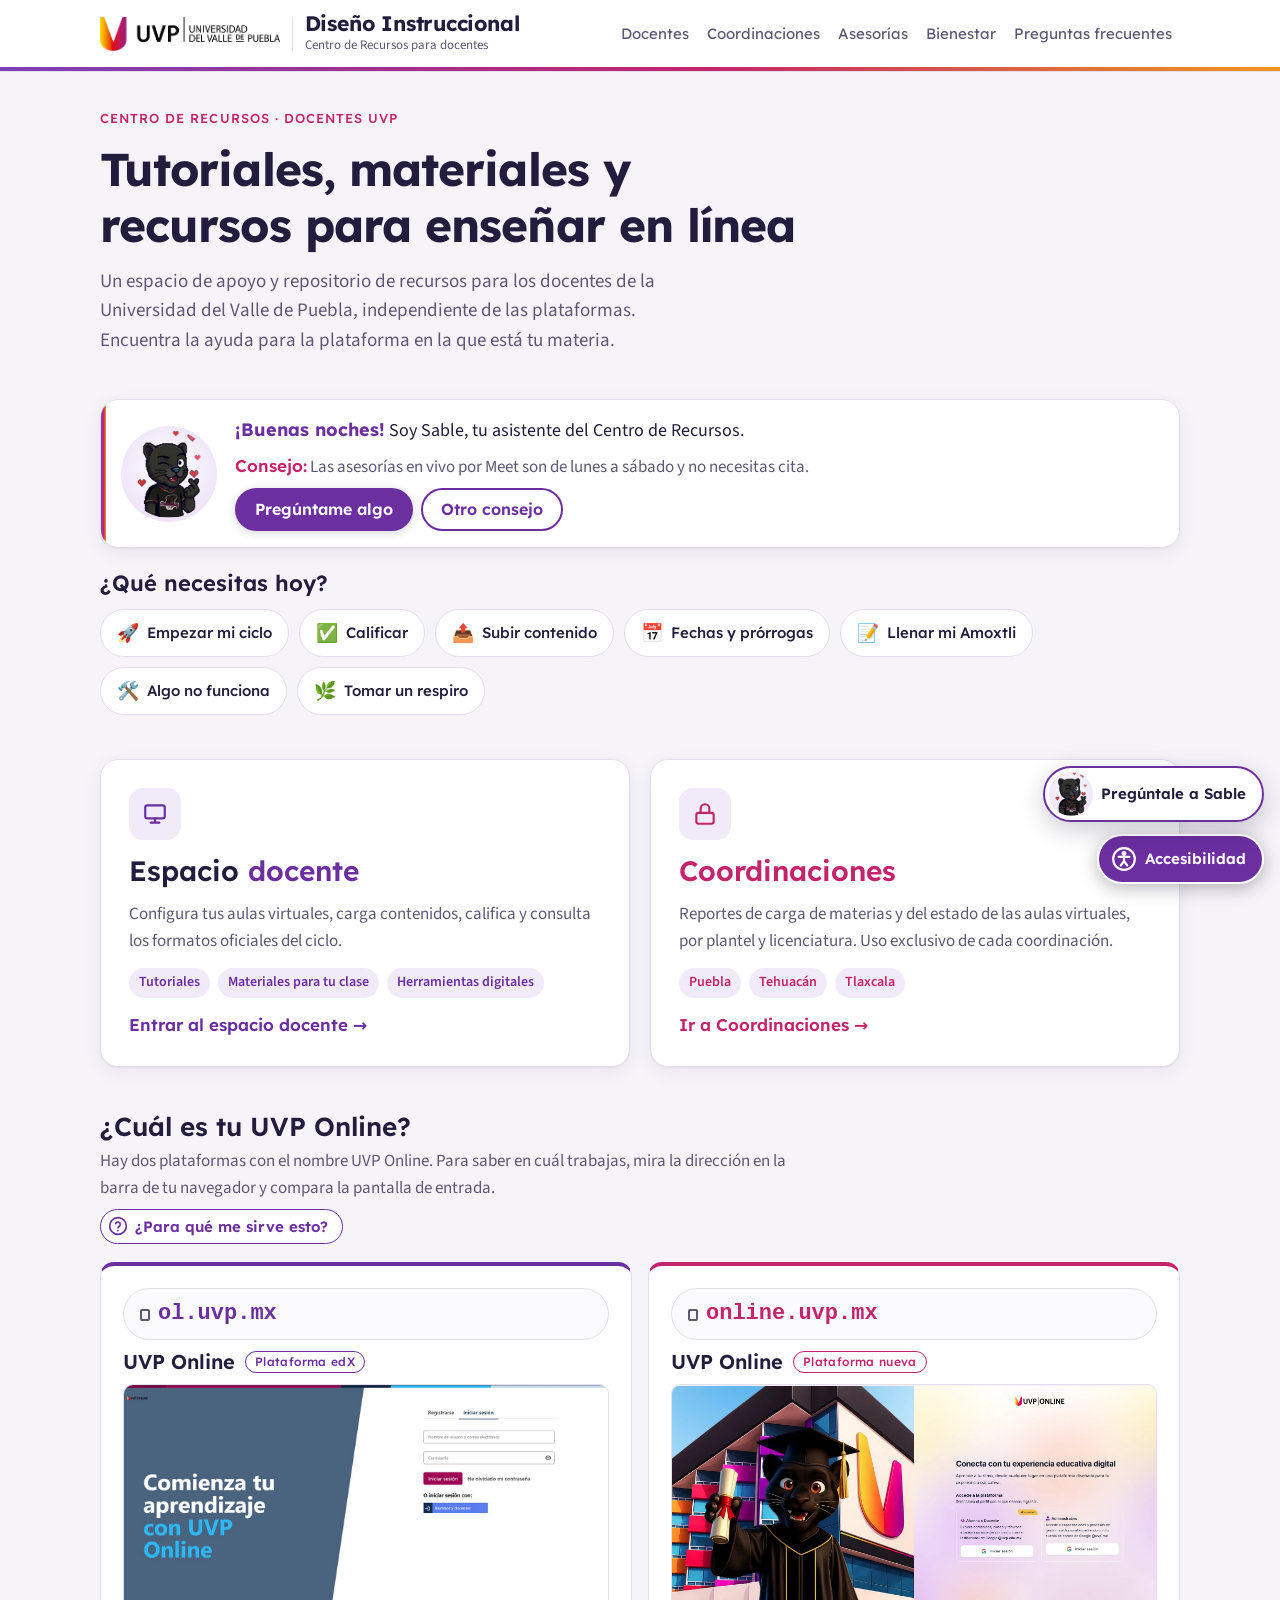
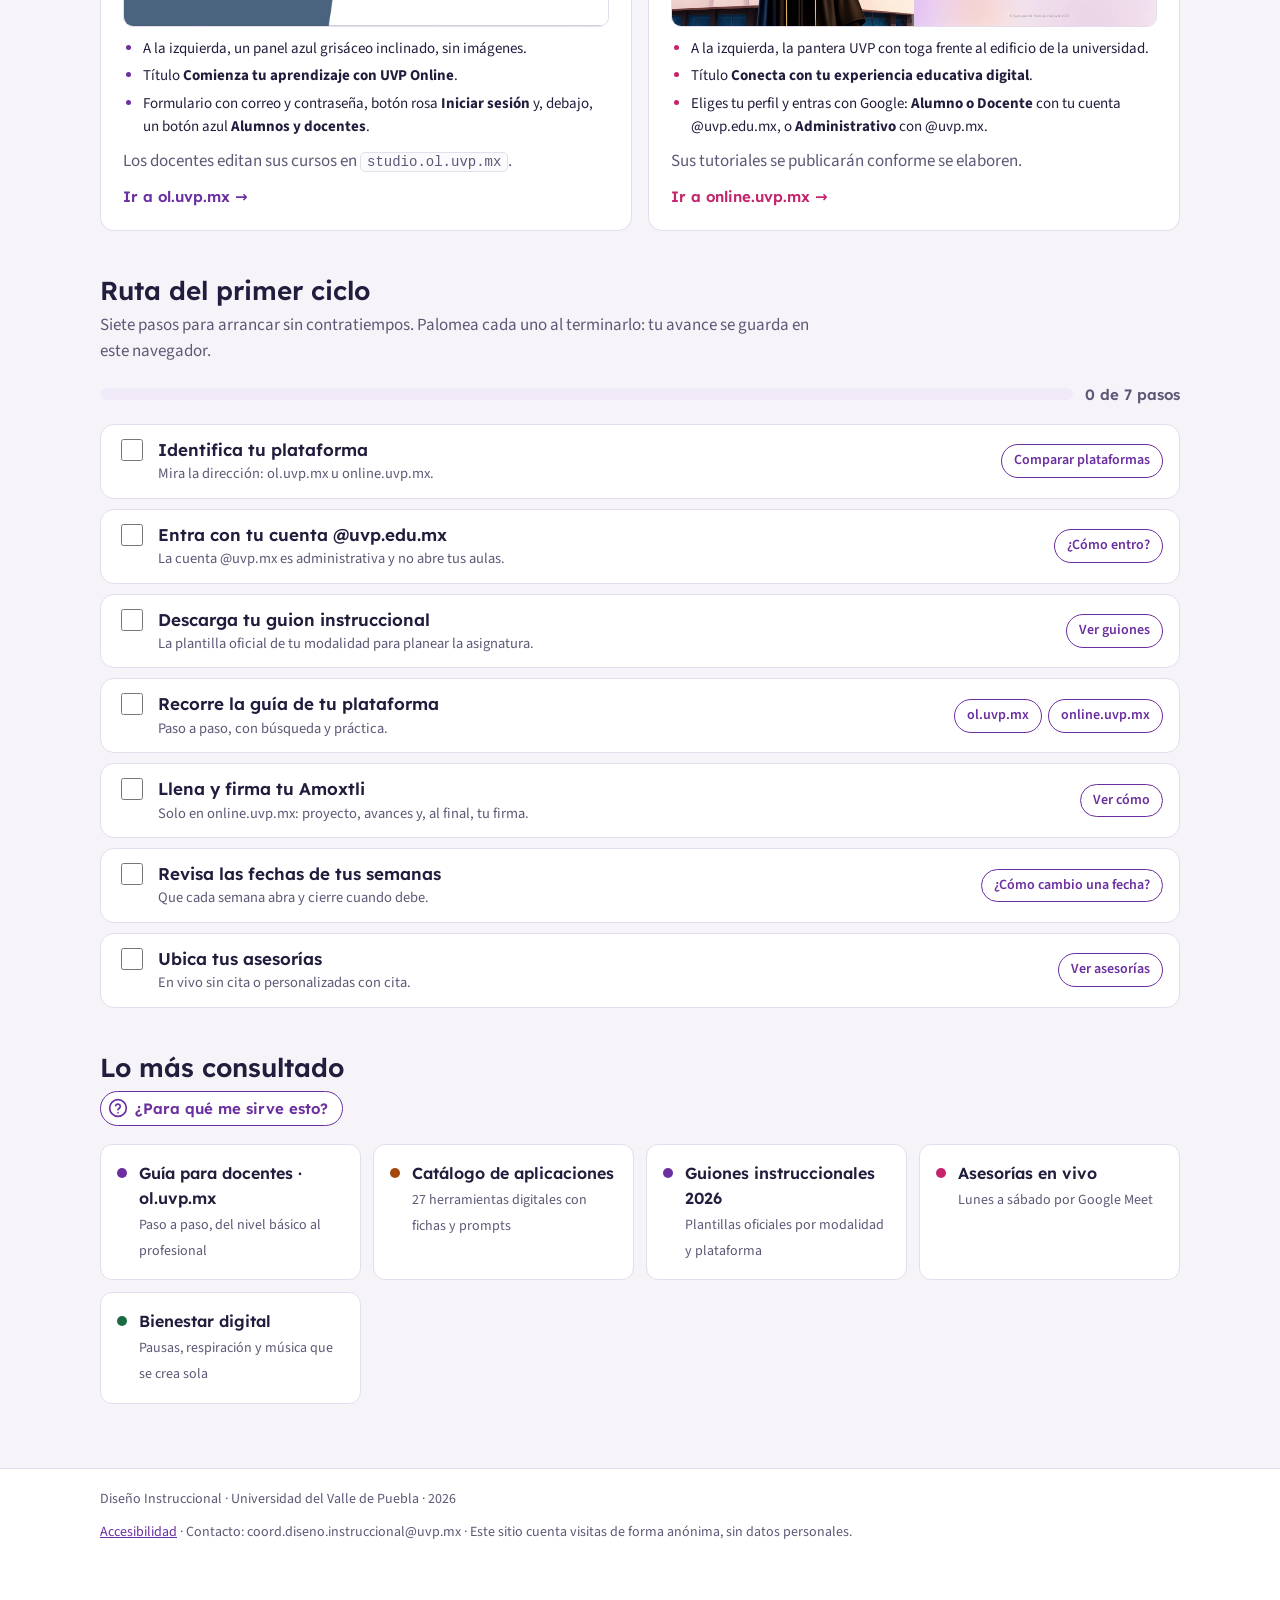
<file: docentes/index.html>
<!doctype html>
<html lang="es">
<head>
<meta charset="utf-8">
<meta name="viewport" content="width=device-width, initial-scale=1, viewport-fit=cover">
<base target="_self">
<title>Diseño Instruccional · Centro de Recursos para docentes UVP</title>
<meta name="description" content="Tutoriales, materiales y recursos para docentes y coordinaciones de la Universidad del Valle de Puebla.">
<link rel="preconnect" href="https://fonts.googleapis.com">
<link rel="preconnect" href="https://fonts.gstatic.com" crossorigin>
<link rel="stylesheet" href="https://fonts.googleapis.com/css2?family=Lexend:wght@400;500;600;700&family=Source+Sans+3:ital,wght@0,400;0,600;0,700;1,400&display=swap">
<link rel="stylesheet" href="../a11y.css">
<link rel="stylesheet" href="../bienestar.css">
<link rel="stylesheet" href="../lofi.css">
<link rel="stylesheet" href="../sable-asistente.css">
<script src="../a11y.js"></script>
<style>
html,body{margin:0}
img{max-width:100%}
[hidden]{display:none!important}
:root{
  --fondo:#F6F4F9; --hoja:#FFFFFF; --hoja2:#FBFAFD; --tinta:#221D3D; --tinta2:#5E5876; --linea:#E3DEEC;
  --violeta:#6B2FA0; --violeta-s:#F1EAF8; --magenta:#C4246B; --naranja:#E8841A;
  --alumno:#A3480A; --alumno-s:#FCEFE3;
  --ok:#1A6B43; --ok-s:#E3F4EA; --prep:#8A5A00; --prep-s:#FFF4DA; --pend:#5F5977; --pend-s:#EEECF3;
  --campo:#8C85A3;
  --nota:#FFF7E3; --nota-t:#6B4700; --sobre:#FFFFFF;
  --grad:linear-gradient(90deg,#7B3FB8 0%,#C4246B 55%,#F0961E 100%);
  --sombra:0 1px 2px rgba(34,29,61,.06),0 6px 20px rgba(34,29,61,.06);
  --disp:"Lexend",system-ui,sans-serif; --txt:"Source Sans 3",system-ui,sans-serif;
}
@media (prefers-color-scheme:dark){:root:not([data-theme="light"]){
  color-scheme:dark;
  --fondo:#14111D; --hoja:#1D1929; --hoja2:#221E30; --tinta:#EEEAF6; --tinta2:#A9A2BD; --linea:#342E46;
  --violeta:#BE93EA; --violeta-s:#2A2140; --magenta:#F06A9E; --naranja:#F4A45A;
  --alumno:#F4A45A; --alumno-s:#35241A;
  --ok:#6FD29E; --ok-s:#17301F; --prep:#F2C45A; --prep-s:#332812; --pend:#A9A2BD; --pend-s:#2A2638;
  --nota:#2C2410; --nota-t:#F2C45A; --sombra:none; --sobre:#14111D; --campo:#7A7394;
}}
:root[data-theme="dark"]{
  color-scheme:dark;
  --fondo:#14111D; --hoja:#1D1929; --hoja2:#221E30; --tinta:#EEEAF6; --tinta2:#A9A2BD; --linea:#342E46;
  --violeta:#BE93EA; --violeta-s:#2A2140; --magenta:#F06A9E; --naranja:#F4A45A;
  --alumno:#F4A45A; --alumno-s:#35241A;
  --ok:#6FD29E; --ok-s:#17301F; --prep:#F2C45A; --prep-s:#332812; --pend:#A9A2BD; --pend-s:#2A2638;
  --nota:#2C2410; --nota-t:#F2C45A; --sombra:none; --sobre:#14111D; --campo:#7A7394;
}
*{box-sizing:border-box}
body{background:var(--fondo);color:var(--tinta);font-family:var(--txt);font-size:17px;line-height:1.55}
a{color:var(--violeta)}
:focus-visible{outline:3px solid var(--magenta);outline-offset:2px;border-radius:6px}
h1,h2,h3,h4{font-family:var(--disp);line-height:1.2;text-wrap:balance;margin:0;font-weight:600}
p{margin:0}
.wrap{max-width:1120px;margin:0 auto;padding-inline:20px}

/* barra de propuesta */
.propbar{background:var(--tinta);color:var(--fondo);font-size:14px}
.propbar .wrap{display:flex;gap:12px;align-items:center;justify-content:space-between;flex-wrap:wrap;padding-block:8px}
.propbar a{color:inherit;font-weight:700}
.propbar b{font-family:var(--disp);font-weight:500;letter-spacing:.04em;text-transform:uppercase;font-size:12px;background:var(--grad);color:#fff;padding:2px 8px;border-radius:4px;margin-right:6px}

/* cabecera */
header.top{background:var(--hoja);border-bottom:1px solid var(--linea);position:sticky;top:env(safe-area-inset-top,0px);z-index:20}
header.top::after{content:"";display:block;height:4px;background:var(--grad)}
.top .wrap{display:flex;align-items:center;gap:16px;justify-content:space-between;flex-wrap:wrap;padding-block:12px}
.marca{display:flex;align-items:center;gap:12px;text-decoration:none;color:var(--tinta)}
.marca .logo{flex:none;height:34px;width:auto;display:block}
.marca .logo.o{display:none}
@media (prefers-color-scheme:dark){:root:not([data-theme="light"]) .marca .logo.c{display:none}:root:not([data-theme="light"]) .marca .logo.o{display:block}}
:root[data-theme="dark"] .marca .logo.c{display:none}
:root[data-theme="dark"] .marca .logo.o{display:block}
.marca .sep{flex:none;width:1px;height:34px;background:var(--linea)}
@media (max-width:640px){.marca .logo{height:30px}.marca .sep{height:28px}.marca{gap:10px}.marca .n{font-size:17px}.marca .s{font-size:12px}.marca>span:last-child{min-width:0}}
@media (max-width:400px){.marca .logo{height:22px}.marca .sep{height:22px}.marca{gap:8px}.marca .n{font-size:15px}}
.marca .n{font-family:var(--disp);font-weight:700;font-size:21px;letter-spacing:-.01em;display:block;line-height:1.1}
.marca .s{font-size:13px;color:var(--tinta2);display:block}
nav.menu{display:flex;gap:2px;flex-wrap:wrap}
nav.menu a{font-family:var(--disp);font-size:15px;text-decoration:none;color:var(--tinta2);padding:8px 8px;border-radius:8px}
nav.menu a:hover{background:var(--violeta-s);color:var(--tinta)}
nav.menu a[aria-current="page"]{color:var(--tinta);background:var(--violeta-s);font-weight:600}
nav.menu a.m-alumnos[aria-current="page"]{background:var(--alumno-s)}
nav.menu a.m-prop{border:1px dashed var(--linea)}

main{padding-block:36px 64px}
section.vista{display:grid;gap:44px}
section.vista>*,.sec>*,.sec-t>*{min-width:0}

/* inicio */
.hero{display:grid;gap:14px;max-width:760px}
.eyebrow{font-family:var(--disp);font-size:13px;letter-spacing:.08em;text-transform:uppercase;color:var(--magenta);font-weight:500}
.hero h1{font-size:clamp(30px,4.6vw,46px);letter-spacing:-.02em;font-weight:700}
.hero p{font-size:19px;color:var(--tinta2);max-width:62ch}
.puertas{display:grid;grid-template-columns:repeat(auto-fit,minmax(min(300px,100%),1fr));gap:20px}
.puerta{display:grid;gap:14px;align-content:start;text-decoration:none;color:var(--tinta);background:var(--hoja);border:1px solid var(--linea);border-radius:18px;padding:28px;box-shadow:var(--sombra);position:relative;overflow:hidden;transition:transform .15s ease,border-color .15s}
.puerta:hover{transform:translateY(-2px);border-color:var(--c)}
.puerta{--c:var(--violeta);--cs:var(--violeta-s)}
.puerta.alumnos{--c:var(--alumno);--cs:var(--alumno-s)}
.puerta.coordina{--c:var(--magenta);--cs:var(--violeta-s)}
.puerta .ico{width:52px;height:52px;border-radius:14px;background:var(--cs);color:var(--c);display:grid;place-items:center}
.puerta h2{font-size:28px}
.puerta h2 span{color:var(--c)}
.puerta p{color:var(--tinta2)}
.puerta ul{margin:0;padding:0;list-style:none;display:flex;flex-wrap:wrap;gap:8px}
.puerta li{font-size:14px;background:var(--cs);color:var(--c);padding:4px 10px;border-radius:999px;font-weight:600}
.puerta .ir{font-family:var(--disp);font-weight:600;color:var(--c)}

.bloque{display:grid;gap:18px}
.bloque>header{display:grid;gap:6px;max-width:720px}
.bloque>header h2{font-size:26px}
.bloque>header p{color:var(--tinta2)}
.plats{display:grid;grid-template-columns:repeat(auto-fit,minmax(min(280px,100%),1fr));gap:16px}
.plat{background:var(--hoja);border:1px solid var(--linea);border-radius:14px;padding:22px;display:grid;gap:10px;align-content:start}
.plat h3{font-size:20px;display:flex;gap:10px;align-items:center;flex-wrap:wrap}
.plat p{color:var(--tinta2)}
.plat code{font-size:14px;background:var(--hoja2);border:1px solid var(--linea);padding:1px 6px;border-radius:5px}
.plat.dir{text-decoration:none;color:var(--tinta);border-top:4px solid var(--c)}
.plat.dir:hover{border-color:var(--c)}
.plat .url{display:flex;align-items:center;gap:8px;font-family:ui-monospace,"SF Mono",Consolas,monospace;font-size:clamp(18px,2.4vw,22px);font-weight:600;background:var(--hoja2);border:1px solid var(--linea);border-radius:999px;padding:8px 16px;color:var(--c);overflow-wrap:anywhere}
.plat .cand{flex:none;width:10px;height:12px;border:2px solid var(--tinta2);border-radius:2px;position:relative;top:1px}
.plat .ir{font-family:var(--disp);font-size:15px;font-weight:600;color:var(--c);text-decoration:none;justify-self:start}
.plat .ir:hover{text-decoration:underline}
.plat .pantalla{display:block;width:100%;max-width:100%;aspect-ratio:16/8;padding:0;border:1px solid var(--linea);border-radius:10px;overflow:hidden;background:var(--hoja2);cursor:zoom-in}
.plat .pantalla img{width:100%;height:100%;object-fit:cover;object-position:center top;display:block}
.rasgos{margin:0;padding-left:20px;display:grid;gap:4px;font-size:15px}
.rasgos li::marker{color:var(--c)}
.tag{font-family:var(--disp);font-size:12px;font-weight:500;letter-spacing:.03em;padding:3px 9px;border-radius:999px;border:1px solid currentColor;white-space:nowrap}
.tag.edx{color:var(--violeta)}
.tag.nueva{color:var(--magenta)}

.rapidos{display:grid;grid-template-columns:repeat(auto-fit,minmax(min(230px,100%),1fr));gap:12px}
.rapido{display:flex;gap:12px;align-items:flex-start;padding:16px;border-radius:12px;background:var(--hoja);border:1px solid var(--linea);text-decoration:none;color:var(--tinta)}
.rapido:hover{border-color:var(--violeta)}
.rapido b{font-family:var(--disp);font-weight:600;display:block;font-size:16px}
.rapido small{color:var(--tinta2);font-size:14px}
.rapido .dot{flex:none;width:10px;height:10px;border-radius:50%;margin-top:7px;background:var(--c,var(--violeta))}

/* espacios */
.cab-esp{display:grid;gap:10px;padding:28px;border-radius:18px;background:var(--cs);border:1px solid var(--linea)}
.cab-esp .eyebrow{color:var(--c)}
.cab-esp h1{font-size:clamp(28px,4vw,40px);letter-spacing:-.02em}
.cab-esp p{max-width:66ch;color:var(--tinta2);font-size:18px}
.esp{--c:var(--violeta);--cs:var(--violeta-s)}
.esp.alumnos{--c:var(--alumno);--cs:var(--alumno-s)}
.subnav{display:flex;gap:8px;flex-wrap:wrap}
.subnav a{font-family:var(--disp);font-size:15px;text-decoration:none;color:var(--tinta);background:var(--hoja);border:1px solid var(--linea);padding:7px 14px;border-radius:999px}
.subnav a:hover{border-color:var(--c)}

.sec{display:grid;gap:18px;scroll-margin-top:110px}
.sec-t{display:flex;gap:14px;align-items:end;justify-content:space-between;flex-wrap:wrap;border-bottom:1px solid var(--linea);padding-bottom:12px}
.sec-t h2{font-size:25px}
.sec-t p{color:var(--tinta2);max-width:60ch;margin-top:4px}

.switch{display:inline-flex;flex-wrap:wrap;max-width:100%;background:var(--hoja);border:1px solid var(--linea);border-radius:12px;padding:4px;gap:4px}
.switch button{font:inherit;font-family:var(--disp);font-size:15px;border:0;background:none;color:var(--tinta2);padding:8px 14px;border-radius:9px;cursor:pointer;display:flex;gap:8px;align-items:center}
.switch button[aria-selected="true"]{background:var(--c);color:var(--hoja)}
.switch button .mini{font-size:12px;opacity:.8}

.grupo{display:grid;gap:12px}
.grupo h3{font-size:17px;color:var(--tinta2);font-weight:500;letter-spacing:.01em}
.tarjetas{display:grid;grid-template-columns:repeat(auto-fill,minmax(min(250px,100%),1fr));gap:14px}
.tj{background:var(--hoja);border:1px solid var(--linea);border-radius:14px;overflow:hidden;display:flex;flex-direction:column}
.tj .img{display:block;width:100%;aspect-ratio:4/3;max-width:100%;border:0;padding:0;cursor:zoom-in;background:var(--hoja2);border-bottom:1px solid var(--linea)}
.tj .img img{width:100%;height:100%;object-fit:cover;object-position:top;display:block}
.tj .cuerpo{padding:16px;display:grid;gap:8px;align-content:start;flex:1}
.tj h4{font-size:17px;font-weight:600}
.tj p{font-size:15px;color:var(--tinta2)}
.tj .meta{display:flex;gap:8px;flex-wrap:wrap;align-items:center;margin:0}
.tipo{font-size:13px;color:var(--tinta2);display:inline-flex;gap:5px;align-items:center}
.tipo svg{width:15px;height:15px}
.tj a.lnk{font-family:var(--disp);font-size:14px;font-weight:600;color:var(--c);text-decoration:none}
.tj a.lnk:hover{text-decoration:underline}
.tj.vacio{border-style:dashed;background:transparent}
.tj.vacio h4{color:var(--tinta2)}
.tj.destacada{grid-column:1/-1;flex-direction:row;flex-wrap:wrap;border-color:var(--c)}
.tj.destacada .cuerpo{padding:22px;gap:10px;min-width:260px}
.tj.destacada h4{font-size:22px}
.niveles{display:flex;flex-wrap:wrap;gap:6px;margin:4px 0 0;padding:0;list-style:none}
.niveles li{font-size:13px;border:1px solid var(--linea);padding:3px 9px;border-radius:6px;background:var(--hoja2)}
.chips{display:flex;flex-wrap:wrap;gap:6px}
.chips span{font-size:13px;background:var(--hoja2);border:1px solid var(--linea);padding:2px 8px;border-radius:6px}

.est{font-size:12px;font-weight:700;letter-spacing:.03em;text-transform:uppercase;padding:3px 8px;border-radius:5px;white-space:nowrap}
.est.ok{background:var(--ok-s);color:var(--ok)}
.est.prep{background:var(--prep-s);color:var(--prep)}
.est.pend{background:var(--pend-s);color:var(--pend)}

.aviso{background:var(--nota);color:var(--nota-t);border-radius:12px;padding:14px 18px;font-size:15px;display:flex;gap:10px;align-items:flex-start}
.aviso svg{flex:none;margin-top:2px}

.flujo{list-style:none;margin:0;padding:0;display:grid;grid-template-columns:repeat(auto-fit,minmax(min(220px,100%),1fr));gap:14px;counter-reset:f}
.flujo li{counter-increment:f;background:var(--hoja);border:1px solid var(--linea);border-radius:14px;padding:18px;display:grid;gap:6px;align-content:start;position:relative}
.flujo li::before{content:counter(f);width:30px;height:30px;border-radius:50%;background:var(--cs);color:var(--c);font-family:var(--disp);font-weight:600;display:grid;place-items:center}
.flujo li:last-child{border-color:var(--c)}
.flujo b{font-family:var(--disp);font-weight:600;font-size:17px}
.flujo span{color:var(--tinta2);font-size:15px}
.prov{font-family:var(--disp);font-size:11px;font-weight:500;letter-spacing:.05em;text-transform:uppercase;color:var(--tinta2);border:1px dashed var(--linea);border-radius:4px;padding:1px 5px;margin-left:6px;vertical-align:3px}

/* asesorias */
.dos{display:grid;grid-template-columns:repeat(auto-fit,minmax(min(300px,100%),1fr));gap:18px}
.caja{background:var(--hoja);border:1px solid var(--linea);border-radius:14px;padding:22px;display:grid;gap:12px;align-content:start}
.caja h3{font-size:20px}
.caja p{color:var(--tinta2)}
.horas{display:grid;gap:8px;margin:0}
.horas div{display:flex;justify-content:space-between;gap:12px;flex-wrap:wrap;border-bottom:1px dashed var(--linea);padding-bottom:8px}
.horas dt{font-weight:700}
.horas dd{margin:0;font-variant-numeric:tabular-nums;color:var(--tinta2)}
.equipo{display:grid;grid-template-columns:repeat(auto-fit,minmax(min(240px,100%),1fr));gap:12px}
.persona{display:flex;gap:12px;align-items:center;background:var(--hoja);border:1px solid var(--linea);border-radius:12px;padding:14px}
.av{flex:none;width:46px;height:46px;border-radius:50%;background:var(--violeta-s);color:var(--violeta);display:grid;place-items:center;font-family:var(--disp);font-weight:600}
img.av{width:60px;height:60px;object-fit:contain;padding:3px;background:radial-gradient(circle at 50% 45%,#FFFFFF 0,#EFE6F8 68%,#E2D3F2 100%);border:2px solid var(--violeta-s);transition:transform .25s cubic-bezier(.3,1.6,.5,1)}
.persona:hover img.av{transform:rotate(-6deg) scale(1.06)}
@media (prefers-reduced-motion:reduce){.persona:hover img.av{transform:none}}
html.a11y-movimiento .persona:hover img.av{transform:none}
.persona b{display:block;font-size:16px;line-height:1.25}
.persona small{display:block;color:var(--tinta2);font-size:14px}
.persona .mail{font-size:14px;user-select:all;color:var(--tinta);overflow-wrap:anywhere}
.persona>span{min-width:0}
.horas dd{overflow-wrap:anywhere}
footer.pie span{overflow-wrap:anywhere}
.boton{display:inline-flex;align-items:center;gap:8px;font-family:var(--disp);font-weight:600;font-size:15px;background:var(--violeta);color:var(--hoja);text-decoration:none;padding:10px 16px;border-radius:10px;justify-self:start}

/* faq */
details{background:var(--hoja);border:1px solid var(--linea);border-radius:12px;padding:0 18px}
details+details{margin-top:10px}
summary{cursor:pointer;padding:16px 0;font-family:var(--disp);font-size:17px;font-weight:500;list-style:none;display:flex;justify-content:space-between;gap:12px}
summary::after{content:"+";color:var(--violeta);font-size:22px;line-height:1}
details[open] summary::after{content:"–"}
details .r{padding:0 0 16px;color:var(--tinta2);max-width:75ch}
summary .tag{margin-right:8px;vertical-align:2px}

/* propuesta */
.prop h1{font-size:clamp(28px,4vw,40px);letter-spacing:-.02em}
.prop .lead{font-size:19px;color:var(--tinta2);max-width:66ch}
.arbol{font-family:var(--disp);font-size:15px;background:var(--hoja);border:1px solid var(--linea);border-radius:14px;padding:20px 22px;overflow-x:auto}
.arbol ul{list-style:none;margin:0;padding-left:22px;border-left:1px solid var(--linea)}
.arbol>ul{padding-left:0;border:0}
.arbol li{padding:5px 0 5px 0;position:relative}
.arbol ul ul li::before{content:"";position:absolute;left:-22px;top:17px;width:16px;border-top:1px solid var(--linea)}
.arbol .pg{font-weight:600}
.arbol .d{font-family:var(--txt);color:var(--tinta2);font-size:14px;margin-left:8px}
.arbol .doc{color:var(--violeta)} .arbol .alu{color:var(--alumno)}
.tabla{overflow-x:auto;border:1px solid var(--linea);border-radius:14px;background:var(--hoja)}
table{border-collapse:collapse;width:100%;min-width:640px;font-size:15px}
th,td{text-align:left;padding:11px 14px;border-bottom:1px solid var(--linea);vertical-align:top}
th{font-family:var(--disp);font-weight:500;font-size:13px;letter-spacing:.04em;text-transform:uppercase;color:var(--tinta2);background:var(--hoja2)}
tr:last-child td{border-bottom:0}
.cambios{display:grid;grid-template-columns:repeat(auto-fit,minmax(min(250px,100%),1fr));gap:14px}
.cambio{background:var(--hoja);border:1px solid var(--linea);border-radius:14px;padding:18px;display:grid;gap:8px;align-content:start}
.cambio h3{font-size:17px}
.cambio p{font-size:15px;color:var(--tinta2)}
.cambio .antes{font-size:14px;color:var(--tinta2);text-decoration:line-through;text-decoration-color:var(--magenta)}
.paleta{display:grid;grid-template-columns:repeat(auto-fill,minmax(min(150px,100%),1fr));gap:12px}
.sw{border:1px solid var(--linea);border-radius:12px;overflow:hidden;background:var(--hoja)}
.sw i{display:block;height:64px}
.sw div{padding:10px 12px;font-size:14px}
.sw b{display:block;font-family:var(--disp);font-weight:500}
.sw code{font-size:13px;color:var(--tinta2)}
.pend-lista{display:grid;gap:10px;margin:0;padding:0;list-style:none;counter-reset:q}
.pend-lista li{background:var(--hoja);border:1px solid var(--linea);border-radius:12px;padding:14px 16px 14px 54px;position:relative;counter-increment:q}
.pend-lista li::before{content:counter(q);position:absolute;left:16px;top:13px;width:26px;height:26px;border-radius:50%;background:var(--grad);color:#fff;font-family:var(--disp);font-size:14px;display:grid;place-items:center}
.pend-lista b{font-family:var(--disp);font-weight:500}
.pend-lista span{display:block;color:var(--tinta2);font-size:15px}
.pasos{display:grid;gap:10px;margin:0;padding-left:22px}
.pasos li{padding-left:4px}
.tipos{display:grid;grid-template-columns:repeat(auto-fit,minmax(min(220px,100%),1fr));gap:16px}
.tipos .caja{gap:6px}
.tipos .muestra-d{font-family:var(--disp);font-size:30px;font-weight:600;line-height:1.1}
.tipos .muestra-t{font-size:18px}

footer.pie{border-top:1px solid var(--linea);background:var(--hoja)}
footer.pie .wrap{display:flex;justify-content:space-between;gap:12px;flex-wrap:wrap;padding-block:20px 84px;font-size:14px;color:var(--tinta2)}

/* botones de acción: grandes y con relleno para que se identifiquen de inmediato */
.acciones{display:flex;flex-wrap:wrap;gap:8px;margin-top:auto;padding-top:10px}
.accion{display:inline-flex;align-items:center;gap:8px;font-family:var(--disp);font-size:16px;font-weight:600;line-height:1.2;background:var(--c);color:var(--sobre);border:2px solid var(--c);border-radius:999px;padding:10px 18px;cursor:pointer;text-decoration:none;box-shadow:0 2px 10px rgba(34,29,61,.18);transition:transform .12s ease,filter .12s ease}
.accion svg{width:18px;height:18px;flex:none}
.accion:hover{filter:brightness(1.1);transform:translateY(-1px)}
.accion.sec{background:transparent;color:var(--c);box-shadow:none}
.accion.sec:hover{background:var(--cs)}
.acciones.grande .accion{font-size:18px;padding:13px 24px}
.acciones.lista{display:grid;grid-template-columns:repeat(auto-fill,minmax(min(200px,100%),1fr))}
.acciones.lista .accion{justify-content:flex-start;font-size:15px;padding:9px 14px}
.tj.ancha{grid-column:1/-1}
.tj .cuerpo{display:flex;flex-direction:column}
@media (prefers-reduced-motion:reduce){.accion{transition:none}.accion:hover{transform:none}}

/* visor integrado */
dialog.visor{border:0;padding:0;margin:auto;width:min(1100px,calc(96vw / var(--z,1)));height:calc(92vh / var(--z,1));max-width:calc(96vw / var(--z,1));max-height:calc(92vh / var(--z,1));border-radius:16px;background:var(--hoja);color:var(--tinta);display:none;flex-direction:column;overflow:hidden}
dialog.visor[open]{display:flex}
dialog.visor::backdrop{background:rgba(20,17,29,.72)}
.visor .dh{display:flex;justify-content:space-between;align-items:center;gap:12px;padding:10px 14px;border-bottom:1px solid var(--linea);flex-wrap:wrap}
.visor .dh b{font-family:var(--disp);font-weight:600;font-size:17px}
.visor .dh-acc{display:flex;gap:8px;flex-wrap:wrap}
.visor .x{font:inherit;font-size:15px;font-weight:600;border:1px solid var(--linea);background:var(--hoja2);color:var(--tinta);border-radius:999px;padding:6px 14px;cursor:pointer;text-decoration:none}
.visor .x.cerrar{background:var(--violeta);border-color:var(--violeta);color:var(--sobre)}
.visor-nota{margin:0;padding:8px 14px;font-size:14px;background:var(--nota);color:var(--nota-t)}
.visor-cuerpo{flex:1;min-height:0;background:var(--fondo);display:flex;align-items:center;justify-content:center}
.visor-cuerpo iframe{width:100%;height:100%;border:0;background:#fff}
.visor-cuerpo video{max-width:100%;max-height:100%;background:#000}
.visor-cuerpo img{max-width:100%;max-height:100%;object-fit:contain}
@media (max-width:640px){dialog.visor{width:calc(100vw / var(--z,1));height:calc(100vh / var(--z,1));max-width:none;max-height:none;border-radius:0}}

@media (max-width:640px){
  body{font-size:16px}
  header.top{position:static}
  nav.menu a{padding:6px 9px;font-size:14px}
  .puerta,.cab-esp{padding:20px}
  .tj.destacada .cuerpo{min-width:0}
}
@media (prefers-reduced-motion:reduce){*{transition:none!important;scroll-behavior:auto!important}}

/* saltar al contenido */
.saltar{position:absolute;left:12px;top:-60px;z-index:100;background:var(--violeta);color:var(--sobre);font-family:var(--disp);font-weight:600;padding:10px 16px;border-radius:10px;text-decoration:none}
.saltar:focus{top:12px}
main:focus{outline:none}
.vista h1:focus{outline:none}

/* ¿Para qué me sirve esto? */
.pqs-w{display:grid;gap:10px;justify-items:start;margin-top:10px}
.pqs{display:inline-flex;align-items:center;gap:7px;font:inherit;font-family:var(--disp);font-size:15px;font-weight:600;color:var(--c,var(--violeta));background:var(--hoja);border:1.5px solid currentColor;border-radius:999px;padding:5px 14px 5px 7px;cursor:pointer}
.pqs svg{width:20px;height:20px;flex:none}
.pqs:hover{background:var(--cs,var(--violeta-s))}
.pqs[aria-expanded="true"]{background:var(--cs,var(--violeta-s))}
.pqs-t{background:var(--hoja);color:var(--tinta);border:1px solid var(--linea);border-left:4px solid var(--c,var(--violeta));border-radius:10px;padding:12px 16px;font-size:16px;max-width:70ch}
.pqs-w.mini{margin-top:2px}
.pqs-w.mini .pqs{font-size:14px;padding:3px 12px 3px 5px;border-width:1px}
.pqs-w.mini .pqs svg{width:18px;height:18px}
.pqs-w.mini .pqs-t{font-size:15px;padding:10px 12px}
.bloque>header .pqs-w,.caja .pqs-w{margin-top:2px}

/* coordinaciones */
.coord{--c:var(--magenta);--cs:var(--violeta-s)}
.candado{display:flex;gap:12px;align-items:flex-start;background:var(--hoja);border:2px solid var(--magenta);border-radius:14px;padding:16px 18px}
.candado svg{flex:none;color:var(--magenta);margin-top:2px}
.candado b{font-family:var(--disp);font-weight:600;display:block;font-size:17px;margin-bottom:2px}
.candado p{color:var(--tinta2);font-size:16px}
.buscar{display:grid;gap:6px;max-width:420px}
.buscar label{font-family:var(--disp);font-weight:600;font-size:15px}
.buscar input{font:inherit;font-size:17px;color:var(--tinta);background:var(--hoja);border:2px solid var(--campo);border-radius:10px;padding:10px 14px;width:100%}
.buscar input:focus-visible{border-color:var(--c)}
.conteo{font-size:15px;color:var(--tinta2)}
.campus-panel{display:grid;gap:22px}
.rep .accion{font-size:15px;border-radius:12px;text-align:left;justify-content:flex-start}
.tj .acciones.lista .accion{border-radius:12px;text-align:left}
.sin-res{color:var(--tinta2);font-size:16px}

/* página de accesibilidad */
.lista-a{margin:0;padding-left:22px;display:grid;gap:8px}
.lista-a b{font-family:var(--disp);font-weight:600}
kbd{font-family:ui-monospace,Consolas,monospace;font-size:14px;background:var(--hoja2);border:1px solid var(--campo);border-bottom-width:2px;border-radius:5px;padding:1px 6px;white-space:nowrap}

/* botón y panel de accesibilidad */
.btn-a11y{position:fixed;right:16px;bottom:16px;z-index:40;display:inline-flex;align-items:center;gap:8px;font:inherit;font-family:var(--disp);font-size:15px;font-weight:600;background:var(--violeta);color:var(--sobre);border:2px solid var(--hoja);border-radius:999px;padding:10px 16px 10px 12px;box-shadow:0 4px 18px rgba(20,17,29,.3);cursor:pointer}
.btn-a11y svg{width:26px;height:26px}
dialog.panel-a11y{border:0;padding:0;margin:auto;width:min(560px,calc(96vw / var(--z,1)));max-height:calc(92vh / var(--z,1));border-radius:16px;background:var(--hoja);color:var(--tinta);overflow:auto}
dialog.panel-a11y::backdrop{background:rgba(20,17,29,.6)}
.pa{display:grid;gap:18px;padding:20px 22px 24px}
.pa-cab{display:flex;justify-content:space-between;align-items:center;gap:12px}
.pa-cab h2{font-size:24px}
.pa-intro{color:var(--tinta2);font-size:16px}
.pa fieldset{border:0;margin:0;padding:0;display:grid;gap:10px}
.pa legend{font-family:var(--disp);font-weight:600;font-size:17px;padding:0;margin-bottom:8px}
.seg{display:flex;flex-wrap:wrap;gap:6px}
.seg label{position:relative}
.seg input{position:absolute;opacity:0;inset:0;margin:0;cursor:pointer}
.seg span{display:block;font-family:var(--disp);font-weight:600;font-size:15px;border:1.5px solid var(--campo);border-radius:10px;padding:8px 14px;background:var(--hoja)}
.seg input:checked+span{background:var(--violeta);border-color:var(--violeta);color:var(--sobre)}
.seg input:focus-visible+span{outline:3px solid var(--magenta);outline-offset:2px}
.interruptor{display:flex;justify-content:space-between;align-items:center;gap:14px;width:100%;text-align:left;font:inherit;color:var(--tinta);background:var(--hoja2);border:1px solid var(--linea);border-radius:12px;padding:11px 14px;cursor:pointer}
.interruptor b{font-family:var(--disp);font-weight:600;display:block;font-size:16px}
.interruptor small{display:block;color:var(--tinta2);font-size:14px;line-height:1.35}
.interruptor .sw-i{flex:none;width:46px;height:26px;border-radius:999px;background:var(--campo);position:relative}
.interruptor .sw-i::after{content:"";position:absolute;top:3px;left:3px;width:20px;height:20px;border-radius:50%;background:#fff;transition:left .15s}
.interruptor[aria-checked="true"]{border-color:var(--violeta)}
.interruptor[aria-checked="true"] .sw-i{background:var(--violeta)}
.interruptor[aria-checked="true"] .sw-i::after{left:23px;background:var(--sobre)}
.interruptor[aria-checked="true"] .sw-i::before{content:"✓";position:absolute;left:7px;top:2px;font-size:14px;font-weight:700;color:var(--sobre)}
.pa-voz{display:flex;flex-wrap:wrap;gap:8px}
.pa-pie{display:flex;flex-wrap:wrap;gap:12px;justify-content:space-between;align-items:center;border-top:1px solid var(--linea);padding-top:14px}
.pa-pie a{font-family:var(--disp);font-weight:600}
.pa .accion{--c:var(--violeta);--cs:var(--violeta-s)}
.lector{position:fixed;left:50%;transform:translateX(-50%);bottom:16px;z-index:45;display:flex;align-items:center;gap:10px;flex-wrap:wrap;background:var(--tinta);color:var(--fondo);border-radius:999px;padding:8px 10px 8px 18px;box-shadow:0 6px 24px rgba(0,0,0,.3);font-family:var(--disp);font-size:15px;font-weight:600}
.lector button{font:inherit;font-size:14px;border:0;border-radius:999px;padding:7px 14px;cursor:pointer;background:var(--fondo);color:var(--tinta)}
@media (max-width:640px){.btn-a11y span{display:none}.btn-a11y{padding:10px}}
</style>
</head>
<body>
<a class="saltar" href="#contenido">Saltar al contenido</a>

<header class="top"><div class="wrap">
  <a class="marca" href="#inicio" aria-label="Universidad del Valle de Puebla · Diseño Instruccional, Centro de Recursos. Ir al inicio">
    <img class="logo c" src="../img/uvp-logo.png" width="391" height="74" alt="Universidad del Valle de Puebla"><img class="logo o" src="../img/uvp-logo-blanco.png" width="391" height="74" alt="Universidad del Valle de Puebla"><span class="sep" aria-hidden="true"></span>
    <span><span class="n">Diseño Instruccional</span><span class="s">Centro de Recursos para docentes</span></span>
  </a>
  <nav class="menu" aria-label="Principal">
    <a href="#docentes">Docentes</a>
    <a href="#coordinaciones">Coordinaciones</a>
    <a href="#asesorias">Asesorías</a>
    <a href="#bienestar">Bienestar</a>
    <a href="#faq-docentes">Preguntas frecuentes</a>
  </nav>
</div></header>

<main class="wrap" id="contenido" tabindex="-1">

<!-- INICIO -->
<section class="vista" id="v-inicio" data-vista="inicio">
  <div class="hero">
    <span class="eyebrow">Centro de Recursos · Docentes UVP</span>
    <h1>Tutoriales, materiales y recursos para enseñar en línea</h1>
    <p>Un espacio de apoyo y repositorio de recursos para los docentes de la Universidad del Valle de Puebla, independiente de las plataformas. Encuentra la ayuda para la plataforma en la que está tu materia.</p>
  </div>

  <div class="puertas">
    <a class="puerta" href="#docentes">
      <span class="ico"><svg width="26" height="26" viewBox="0 0 24 24" fill="none" stroke="currentColor" stroke-width="2" stroke-linecap="round" stroke-linejoin="round" aria-hidden="true"><rect x="3" y="4" width="18" height="12" rx="2"/><path d="M8 20h8M12 16v4"/></svg></span>
      <h2>Espacio <span>docente</span></h2>
      <p>Configura tus aulas virtuales, carga contenidos, califica y consulta los formatos oficiales del ciclo.</p>
      <ul><li>Tutoriales</li><li>Materiales para tu clase</li><li>Herramientas digitales</li></ul>
      <span class="ir">Entrar al espacio docente →</span>
    </a>
    <a class="puerta coordina" href="#coordinaciones">
      <span class="ico"><svg width="26" height="26" viewBox="0 0 24 24" fill="none" stroke="currentColor" stroke-width="2" stroke-linecap="round" stroke-linejoin="round" aria-hidden="true"><rect x="4" y="11" width="16" height="10" rx="2"/><path d="M8 11V7a4 4 0 0 1 8 0v4"/></svg></span>
      <h2><span>Coordinaciones</span></h2>
      <p>Reportes de carga de materias y del estado de las aulas virtuales, por plantel y licenciatura. Uso exclusivo de cada coordinación.</p>
      <ul><li>Puebla</li><li>Tehuacán</li><li>Tlaxcala</li></ul>
      <span class="ir">Ir a Coordinaciones →</span>
    </a>
  </div>

  <div class="bloque">
    <header>
      <h2>¿Cuál es tu UVP Online?</h2>
      <p>Hay dos plataformas con el nombre UVP Online. Para saber en cuál trabajas, mira la dirección en la barra de tu navegador y compara la pantalla de entrada.</p>
      <div data-pqs="plataformas"></div>
    </header>
    <div class="plats">
      <div class="plat dir" style="--c:var(--violeta)">
        <span class="url"><span class="cand" aria-hidden="true"></span>ol.uvp.mx</span>
        <h3>UVP Online <span class="tag edx">Plataforma edX</span></h3>
        <button class="pantalla" data-img="../img/ol-inicio.jpg" data-t="Pantalla de entrada de ol.uvp.mx" aria-label="Ampliar la pantalla de entrada de ol.uvp.mx"><img src="../img/ol-inicio.jpg" alt="Pantalla de ol.uvp.mx con un panel azul grisáceo inclinado y el formulario de inicio de sesión"></button>
        <ul class="rasgos">
          <li>A la izquierda, un panel azul grisáceo inclinado, sin imágenes.</li>
          <li>Título <b>Comienza tu aprendizaje con UVP Online</b>.</li>
          <li>Formulario con correo y contraseña, botón rosa <b>Iniciar sesión</b> y, debajo, un botón azul <b>Alumnos y docentes</b>.</li>
        </ul>
        <p>Los docentes editan sus cursos en <code>studio.ol.uvp.mx</code>.</p>
        <a class="ir" href="https://ol.uvp.mx/" target="_blank" rel="noopener">Ir a ol.uvp.mx →</a>
      </div>
      <div class="plat dir" style="--c:var(--magenta)">
        <span class="url"><span class="cand" aria-hidden="true"></span>online.uvp.mx</span>
        <h3>UVP Online <span class="tag nueva">Plataforma nueva</span></h3>
        <button class="pantalla" data-img="../img/online-inicio.jpg" data-t="Pantalla de entrada de online.uvp.mx" aria-label="Ampliar la pantalla de entrada de online.uvp.mx"><img src="../img/online-inicio.jpg" alt="Pantalla de online.uvp.mx con la pantera UVP graduada frente al edificio y dos tarjetas de acceso"></button>
        <ul class="rasgos">
          <li>A la izquierda, la pantera UVP con toga frente al edificio de la universidad.</li>
          <li>Título <b>Conecta con tu experiencia educativa digital</b>.</li>
          <li>Eliges tu perfil y entras con Google: <b>Alumno o Docente</b> con tu cuenta @uvp.edu.mx, o <b>Administrativo</b> con @uvp.mx.</li>
        </ul>
        <p>Sus tutoriales se publicarán conforme se elaboren.</p>
        <a class="ir" href="https://online.uvp.mx/" target="_blank" rel="noopener">Ir a online.uvp.mx →</a>
      </div>
    </div>
  </div>

  <div class="bloque">
    <header><h2>Lo más consultado</h2><div data-pqs="rapidos"></div></header>
    <div class="rapidos">
      <a class="rapido" href="#docentes" data-ver="guia" aria-haspopup="dialog"><span class="dot"></span><span><b>Guía para docentes · ol.uvp.mx</b><small>Paso a paso, del nivel básico al profesional</small></span></a>
      <a class="rapido" href="#docentes-recursos" data-ver="catalogo" aria-haspopup="dialog" style="--c:var(--alumno)"><span class="dot"></span><span><b>Catálogo de aplicaciones</b><small>27 herramientas digitales con fichas y prompts</small></span></a>
      <a class="rapido" href="#docentes-tutoriales"><span class="dot"></span><span><b>Guiones instruccionales 2026</b><small>Plantillas oficiales por modalidad y plataforma</small></span></a>
      <a class="rapido" href="#asesorias" style="--c:var(--magenta)"><span class="dot"></span><span><b>Asesorías en vivo</b><small>Lunes a sábado por Google Meet</small></span></a>
      <a class="rapido" href="#bienestar" style="--c:var(--ok)"><span class="dot"></span><span><b>Bienestar digital</b><small>Pausas, respiración y música que se crea sola</small></span></a>
    </div>
  </div>
</section>

<!-- ESPACIOS (se llenan desde datos) -->
<section class="vista esp" id="v-docentes" data-vista="docentes" hidden></section>
<section class="vista esp coord" id="v-coordinaciones" data-vista="coordinaciones" hidden></section>
<section class="vista esp bien" id="v-bienestar" data-vista="bienestar" hidden></section>

<!-- ACCESIBILIDAD -->
<section class="vista" id="v-accesibilidad" data-vista="accesibilidad" hidden>
  <div class="cab-esp" style="--c:var(--violeta);--cs:var(--violeta-s)">
    <span class="eyebrow">Para todas las personas</span>
    <h1>Accesibilidad</h1>
    <p>Queremos que cualquier persona pueda usar este Centro de Recursos, sin importar cómo ve, escucha, lee o navega. Aquí te explicamos qué herramientas tiene el sitio, cómo usarlo con tecnología de apoyo y cómo avisarnos si algo no te funciona.</p>
    <div class="acciones"><button type="button" class="accion" data-abrir-a11y aria-haspopup="dialog">Abrir el panel de accesibilidad</button></div>
  </div>

  <div class="sec" id="accesibilidad-panel">
    <div class="sec-t"><div><h2>Ajustes del panel de accesibilidad</h2><p>Abre el panel con el botón <b>Accesibilidad</b> de la esquina inferior derecha, o con <kbd>Alt</kbd> + <kbd>Shift</kbd> + <kbd>A</kbd>. Tus ajustes se guardan en este navegador y se aplican también a la guía, las fichas y el catálogo.</p></div></div>
    <ul class="lista-a">
      <li><b>Tamaño del texto:</b> agranda todo el contenido hasta 150 %, sin que se desacomode.</li>
      <li><b>Tema claro, oscuro o del sistema:</b> por defecto el sitio sigue el tema de tu equipo.</li>
      <li><b>Alto contraste:</b> fondo negro, texto blanco y acentos amarillos, para baja visión o pantallas con reflejo.</li>
      <li><b>Tipografía de alta legibilidad:</b> cambia la letra a Atkinson Hyperlegible, diseñada por el Braille Institute para personas con baja visión. Distingue mejor letras parecidas como l, I y 1.</li>
      <li><b>Espaciado amplio:</b> más espacio entre líneas, letras y palabras. Ayuda a personas con dislexia o dificultades de lectura.</li>
      <li><b>Resaltar enlaces y botones:</b> subraya todos los enlaces y marca los botones, para no depender del color.</li>
      <li><b>Cursor grande:</b> un puntero más grande y con borde, fácil de seguir.</li>
      <li><b>Guía de lectura:</b> una franja que sigue al puntero y oscurece el resto de la pantalla, para leer línea por línea sin perderte.</li>
      <li><b>Detener animaciones:</b> quita movimientos y transiciones. El sitio también respeta el ajuste "reducir movimiento" de tu equipo.</li>
      <li><b>Lectura en voz alta:</b> el sitio lee la página que estás viendo, o solo el texto que selecciones, con la voz en español de tu equipo. Puedes elegir la velocidad, pausar o detener.</li>
    </ul>
  </div>

  <div class="sec" id="accesibilidad-teclado">
    <div class="sec-t"><div><h2>Navegar con el teclado</h2><p>Todo el sitio funciona sin ratón.</p></div></div>
    <ul class="lista-a">
      <li><kbd>Tab</kbd> y <kbd>Shift</kbd> + <kbd>Tab</kbd>: avanzar y retroceder entre enlaces y botones. El elemento activo se marca con un contorno.</li>
      <li><kbd>Enter</kbd> o <kbd>Espacio</kbd>: abrir un enlace, un botón o una pregunta frecuente.</li>
      <li><kbd>←</kbd> <kbd>→</kbd>: cambiar de plataforma en Tutoriales o de plantel en Coordinaciones.</li>
      <li><kbd>Esc</kbd>: cerrar la ventana de un material o el panel de accesibilidad, y detener la lectura en voz alta.</li>
      <li>Al entrar, el primer <kbd>Tab</kbd> muestra el enlace <b>Saltar al contenido</b>, para no recorrer el menú en cada página.</li>
    </ul>
  </div>

  <div class="sec" id="accesibilidad-tiflo">
    <div class="sec-t"><div><h2>Tecnología de apoyo (tiflotecnología)</h2><p>El sitio está construido con encabezados, regiones y botones con nombre, para que las herramientas de apoyo lo describan correctamente.</p></div></div>
    <ul class="lista-a">
      <li><b>Lectores de pantalla:</b> NVDA (gratuito) y JAWS en Windows, Narrador de Windows, VoiceOver en Mac, iPhone y iPad, y TalkBack en Android. Navega por encabezados (tecla <kbd>H</kbd> en NVDA y JAWS) para saltar entre secciones.</li>
      <li><b>Líneas braille:</b> funcionan a través de tu lector de pantalla; el sitio no necesita nada adicional.</li>
      <li><b>Magnificadores:</b> Lupa de Windows, Zoom de macOS y la ampliación de Android e iOS. El diseño se adapta al acercar hasta 400 %.</li>
      <li><b>Control por voz:</b> Acceso por voz de Windows y Control por voz de Apple. Cada botón muestra en pantalla el mismo nombre que debes decir.</li>
      <li><b>Imágenes:</b> las pantallas de las plataformas tienen descripción en texto.</li>
      <li><b>Videotutoriales:</b> no tienen audio; muestran los pasos en pantalla. Cada uno tiene su explicación completa en texto en la guía, con el botón <b>Leer en la guía</b>.</li>
    </ul>
  </div>

  <div class="sec" id="accesibilidad-externos">
    <div class="sec-t"><div><h2>Materiales de otros servicios</h2><p>Algunos materiales viven en servicios externos y su accesibilidad depende de ellos.</p></div></div>
    <ul class="lista-a">
      <li><b>Google Docs y Hojas de cálculo</b> (guiones instruccionales y reportes): funcionan con lectores de pantalla. Ábrelos con <b>Abrir en pestaña nueva</b> y activa <b>Herramientas › Accesibilidad › Activar la compatibilidad con lectores de pantalla</b>.</li>
      <li><b>Agendas de Google Calendar:</b> se pueden usar con teclado y lector de pantalla.</li>
      <li><b>Aplicaciones del catálogo:</b> son de otras empresas; revisa su accesibilidad antes de usarlas con un grupo que la necesite.</li>
    </ul>
  </div>

  <div class="sec" id="accesibilidad-reportar">
    <div class="sec-t"><div><h2>¿Encontraste una barrera?</h2><p>Si algo del sitio no te funciona con tu forma de navegar, cuéntanos qué intentabas hacer y qué herramienta usas.</p></div></div>
    <ul class="lista-a">
      <li>Escribe a Diseño Instruccional, <span style="user-select:all">coord.diseno.instruccional@uvp.mx</span>.</li>
    </ul>
    <p class="conteo">Tomamos como referencia las Pautas de Accesibilidad para el Contenido Web (WCAG) 2.2, nivel AA.</p>
  </div>
</section>

<!-- ASESORÍAS -->
<section class="vista" id="v-asesorias" data-vista="asesorias" hidden>
  <div class="cab-esp" style="--c:var(--violeta);--cs:var(--violeta-s)">
    <span class="eyebrow">Acompañamiento</span>
    <h1>Asesorías</h1>
    <p>Resuelve dudas en vivo o agenda una revisión a fondo de tu aula virtual con el equipo de Diseño Instruccional.</p><div data-pqs="asesorias"></div>
  </div>
  <div class="dos">
    <div class="caja">
      <h3>Asesorías permanentes</h3>
      <p>Sin cita. Entra a la sala de Google Meet en cualquiera de estos horarios.</p><div data-pqs="permanentes"></div>
      <dl class="horas">
        <div><dt>Lunes a viernes</dt><dd>10:00–11:00 · 12:00–13:00 · 16:00–17:00</dd></div>
        <div><dt>Sábado</dt><dd>11:00–12:00</dd></div>
      </dl>
      <div class="acciones" style="--c:var(--violeta);--cs:var(--violeta-s)"><a class="accion" href="https://meet.google.com/jgg-ntqd-hzv" target="_blank" rel="noopener">Entrar a la sala de Meet</a></div>
    </div>
    <div class="caja">
      <h3>Asesorías personalizadas</h3>
      <p>Para revisar tu aula virtual completa o estructurar una asignatura. Elige fecha y hora y reserva una cita individual.</p><div data-pqs="personalizadas"></div>
      <div class="acciones lista" style="--c:var(--violeta);--cs:var(--violeta-s)"><button type="button" class="accion" data-ver="cita1" aria-haspopup="dialog">Agendar con Francisco Tovar</button><button type="button" class="accion sec" data-ver="cita2" aria-haspopup="dialog">Agendar con Flor Hernández</button><button type="button" class="accion sec" data-ver="cita3" aria-haspopup="dialog">Agendar con Francisco de la Cruz</button></div>
    </div>
  </div>
  <div class="bloque">
    <header><h2>Equipo de Diseño Instruccional</h2><div data-pqs="equipo"></div></header>
    <div class="equipo">
      <div class="persona"><img class="av" src="../img/sable-disco-1.png" alt="" width="60" height="60" loading="lazy"><span><b>Francisco Javier Tovar Narváez</b><small>Coordinador de Diseño Instruccional</small><span class="mail">coord.diseno.instruccional@uvp.mx</span></span></div>
      <div class="persona"><img class="av" src="../img/sable-disco-2.png" alt="" width="60" height="60" loading="lazy"><span><b>Blanca Flor Hernández Patiño</b><small>Diseñadora Instruccional</small><span class="mail">diseno.instruccional2@uvp.mx</span></span></div>
      <div class="persona"><img class="av" src="../img/sable-disco-4.png" alt="" width="60" height="60" loading="lazy"><span><b>Francisco Javier de la Cruz Martínez</b><small>Diseñador Instruccional</small><span class="mail">diseno.instruccional3@uvp.mx</span></span></div>
    </div>
  </div>
  <div class="bloque" id="tehuacan">
    <header><h2>Campus Tehuacán: ¿necesitas asistencia?</h2><p>Si trabajas en el campus Tehuacán, también puedes pedir apoyo en el mismo campus. El equipo de Diseño Instruccional sigue atendiéndote como siempre.</p></header>
    <div class="equipo">
      <div class="persona"><img class="av" src="../img/sable-disco-3.png" alt="" width="60" height="60" loading="lazy"><span><b>Lic. Josué Humberto Cruz Arellano</b><small>Asistencia al personal del campus Tehuacán</small><span class="mail">atpvespertino.teh@uvp.mx</span></span></div>
    </div>
  </div>
</section>

<!-- FAQ -->
<section class="vista esp" id="v-faq-docentes" data-vista="faq-docentes" hidden></section>


</main>

<footer class="pie"><div class="wrap">
  <span>Diseño Instruccional · Universidad del Valle de Puebla · 2026</span>
  <span><a href="#accesibilidad">Accesibilidad</a> · Contacto: coord.diseno.instruccional@uvp.mx · Este sitio cuenta visitas de forma anónima, sin datos personales.</span>
</div></footer>

<button type="button" class="btn-a11y" id="btn-a11y" data-abrir-a11y aria-haspopup="dialog" aria-label="Accesibilidad: tamaño de letra, contraste y lectura en voz alta">
  <svg viewBox="0 0 24 24" fill="none" stroke="currentColor" stroke-width="2" stroke-linecap="round" stroke-linejoin="round" aria-hidden="true"><circle cx="12" cy="12" r="10"/><circle cx="12" cy="7" r="1.3" fill="currentColor"/><path d="M7 10h10M12 10v4M12 14l-3 4M12 14l3 4"/></svg>
  <span>Accesibilidad</span>
</button>

<div class="lector" id="lector" role="region" aria-label="Lectura en voz alta" hidden>
  <span id="lector-e" aria-live="polite">Leyendo en voz alta</span>
  <button type="button" id="lector-p">Pausar</button>
  <button type="button" id="lector-d">Detener</button>
</div>

<div class="a11y-oculto" id="anuncio" aria-live="polite"></div>

<dialog id="a11y" class="panel-a11y" aria-labelledby="a11y-t">
  <div class="pa">
    <div class="pa-cab"><h2 id="a11y-t">Accesibilidad</h2><button type="button" class="x cerrar" id="a11y-x" style="font:inherit;font-weight:600;border:0;border-radius:999px;padding:6px 14px;cursor:pointer;background:var(--violeta);color:var(--sobre)">Cerrar ✕</button></div>
    <p class="pa-intro">Ajusta el sitio a tu manera de ver, leer y navegar. Tus ajustes se guardan en este navegador y se aplican también a la guía, las fichas y el catálogo.</p>
    <fieldset><legend>Tamaño del texto</legend>
      <div class="seg">
        <label><input type="radio" name="a-tam" value="0"><span>100 %</span></label>
        <label><input type="radio" name="a-tam" value="1"><span>115 %</span></label>
        <label><input type="radio" name="a-tam" value="2"><span>130 %</span></label>
        <label><input type="radio" name="a-tam" value="3"><span>150 %</span></label>
      </div>
    </fieldset>
    <fieldset><legend>Tema</legend>
      <div class="seg">
        <label><input type="radio" name="a-tema" value="sistema"><span>Como mi equipo</span></label>
        <label><input type="radio" name="a-tema" value="claro"><span>Claro</span></label>
        <label><input type="radio" name="a-tema" value="oscuro"><span>Oscuro</span></label>
      </div>
    </fieldset>
    <fieldset><legend>Ver y leer mejor</legend>
      <button type="button" class="interruptor" role="switch" aria-checked="false" data-a11y="contraste"><span><b>Alto contraste</b><small>Fondo negro, texto blanco y acentos amarillos.</small></span><span class="sw-i" aria-hidden="true"></span></button>
      <button type="button" class="interruptor" role="switch" aria-checked="false" data-a11y="fuente"><span><b>Tipografía de alta legibilidad</b><small>Letra Atkinson Hyperlegible, para baja visión.</small></span><span class="sw-i" aria-hidden="true"></span></button>
      <button type="button" class="interruptor" role="switch" aria-checked="false" data-a11y="espaciado"><span><b>Espaciado amplio</b><small>Más espacio entre líneas, letras y palabras. Útil con dislexia.</small></span><span class="sw-i" aria-hidden="true"></span></button>
      <button type="button" class="interruptor" role="switch" aria-checked="false" data-a11y="enlaces"><span><b>Resaltar enlaces y botones</b><small>Subraya los enlaces y marca los botones.</small></span><span class="sw-i" aria-hidden="true"></span></button>
      <button type="button" class="interruptor" role="switch" aria-checked="false" data-a11y="regla"><span><b>Guía de lectura</b><small>Una franja sigue al puntero y oscurece el resto.</small></span><span class="sw-i" aria-hidden="true"></span></button>
      <button type="button" class="interruptor" role="switch" aria-checked="false" data-a11y="cursor"><span><b>Cursor grande</b><small>Puntero más grande y con borde.</small></span><span class="sw-i" aria-hidden="true"></span></button>
      <button type="button" class="interruptor" role="switch" aria-checked="false" data-a11y="movimiento"><span><b>Detener animaciones</b><small>Quita movimientos, transiciones y la reproducción automática.</small></span><span class="sw-i" aria-hidden="true"></span></button>
    </fieldset>
    <fieldset id="pa-voz"><legend>Escuchar</legend>
      <div class="pa-voz"><button type="button" class="accion" id="a-leer">▶ Leer esta página</button></div>
      <button type="button" class="interruptor" role="switch" aria-checked="false" data-a11y="leerSel"><span><b>Leer lo que selecciono</b><small>Selecciona un texto con el ratón o con Shift y las flechas, y se lee en voz alta.</small></span><span class="sw-i" aria-hidden="true"></span></button>
      <div class="seg" role="group" aria-label="Velocidad de lectura">
        <label><input type="radio" name="a-vel" value="0.8"><span>Lenta</span></label>
        <label><input type="radio" name="a-vel" value="1"><span>Normal</span></label>
        <label><input type="radio" name="a-vel" value="1.25"><span>Rápida</span></label>
      </div>
    </fieldset>
    <p class="pa-intro" id="pa-sin-voz" hidden>Tu navegador no ofrece lectura en voz alta. Puedes usar el lector de pantalla de tu equipo.</p>
    <div class="pa-pie">
      <button type="button" class="accion sec" id="a-reset">Restablecer todo</button>
      <a href="#accesibilidad" id="a-mas">Atajos y tecnología de apoyo →</a>
    </div>
  </div>
</dialog>

<dialog id="visor" class="visor" aria-labelledby="visor-t">
  <div class="dh">
    <b id="visor-t"></b>
    <span class="dh-acc">
      <button class="x" id="visor-leer" type="button" hidden>▶ Leer en voz alta</button>
      <a class="x" id="visor-a" href="#" target="_blank" rel="noopener">Abrir en pestaña nueva ↗</a>
      <button class="x cerrar" id="visor-x" type="button">Cerrar ✕</button>
    </span>
  </div>
  <p class="visor-nota" id="visor-nota" hidden></p>
  <div class="visor-cuerpo" id="visor-c"></div>
</dialog>

<script>
const I = {
  video:'<svg aria-hidden="true" focusable="false" viewBox="0 0 24 24" fill="none" stroke="currentColor" stroke-width="2"><rect x="2" y="5" width="15" height="14" rx="2"/><path d="m17 10 5-3v10l-5-3"/></svg>',
  info:'<svg aria-hidden="true" focusable="false" viewBox="0 0 24 24" fill="none" stroke="currentColor" stroke-width="2"><rect x="4" y="3" width="16" height="18" rx="2"/><path d="M8 8h8M8 12h8M8 16h5"/></svg>',
  guia:'<svg aria-hidden="true" focusable="false" viewBox="0 0 24 24" fill="none" stroke="currentColor" stroke-width="2"><path d="M4 5a2 2 0 0 1 2-2h13v16H6a2 2 0 0 0-2 2Z"/><path d="M4 19V5"/></svg>',
  doc:'<svg aria-hidden="true" focusable="false" viewBox="0 0 24 24" fill="none" stroke="currentColor" stroke-width="2"><path d="M14 3H6a2 2 0 0 0-2 2v14a2 2 0 0 0 2 2h12a2 2 0 0 0 2-2V9Z"/><path d="M14 3v6h6"/></svg>',
  web:'<svg aria-hidden="true" focusable="false" viewBox="0 0 24 24" fill="none" stroke="currentColor" stroke-width="2"><circle cx="12" cy="12" r="9"/><path d="M3 12h18M12 3a14 14 0 0 1 0 18M12 3a14 14 0 0 0 0 18"/></svg>',
  curso:'<svg aria-hidden="true" focusable="false" viewBox="0 0 24 24" fill="none" stroke="currentColor" stroke-width="2"><path d="M22 9 12 4 2 9l10 5 10-5Z"/><path d="M6 11v5c0 1.5 2.7 3 6 3s6-1.5 6-3v-5"/></svg>',
  ojo:'<svg aria-hidden="true" focusable="false" viewBox="0 0 24 24" fill="none" stroke="currentColor" stroke-width="2.2" stroke-linecap="round" stroke-linejoin="round"><path d="M2 12s3.5-7 10-7 10 7 10 7-3.5 7-10 7S2 12 2 12Z"/><circle cx="12" cy="12" r="3"/></svg>',
  play:'<svg aria-hidden="true" focusable="false" viewBox="0 0 24 24" fill="currentColor"><path d="M8 5v14l11-7Z"/></svg>',
  flecha:'<svg aria-hidden="true" focusable="false" viewBox="0 0 24 24" fill="none" stroke="currentColor" stroke-width="2.2" stroke-linecap="round" stroke-linejoin="round"><path d="M5 12h14M13 6l6 6-6 6"/></svg>'
};
I.ayuda = '<svg aria-hidden="true" focusable="false" viewBox="0 0 24 24" fill="none" stroke="currentColor" stroke-width="2" stroke-linecap="round" stroke-linejoin="round"><circle cx="12" cy="12" r="10"/><path d="M9.2 9.2a2.9 2.9 0 0 1 5.6 1c0 2-2.8 2.6-2.8 4"/><path d="M12 17.6h.01"/></svg>';
I.hoja = '<svg aria-hidden="true" focusable="false" viewBox="0 0 24 24" fill="none" stroke="currentColor" stroke-width="2" stroke-linecap="round" stroke-linejoin="round"><rect x="3" y="3" width="18" height="18" rx="2"/><path d="M3 9h18M3 15h18M9 3v18"/></svg>';
const TIPO = {video:"Video",info:"Ficha paso a paso",guia:"Guía interactiva",doc:"Documento",web:"Sitio",curso:"Curso"};
const EST = {ok:"Disponible",prep:"En preparación",pend:"Por crear"};

// Cómo se abre cada material dentro del sitio
const guia  = (t, titulo) => ({tipo:"web", src:"../guia/index.html"+(t?"#"+t:""), titulo});
const video = (n, titulo) => ({tipo:"video", src:`../guia/Videos/${n}.mp4`, poster:`../guia/Videos/${n}.png`, titulo});
const ficha = (n, titulo) => ({tipo:"web", src:`../fichas/${n}.html?p=docentes`, titulo});
const doc   = (id, titulo) => ({tipo:"web", src:`https://docs.google.com/document/d/${id}/preview`, abrir:`https://docs.google.com/document/d/${id}/edit`, drive:true, titulo});
const hoja  = (id, titulo) => ({tipo:"web", src:`https://docs.google.com/spreadsheets/d/${id}/preview`, abrir:`https://docs.google.com/spreadsheets/d/${id}/edit`, drive:true, titulo});
// Repositorio: archivos de Drive de cualquier tipo (pptx, xlsx, pdf…), carpetas, presentaciones y revistas de Issuu
const archivo  = (id, titulo, abrir) => ({tipo:"web", src:`https://drive.google.com/file/d/${id}/preview`, abrir:abrir||`https://drive.google.com/file/d/${id}/view`, drive:true, titulo});
const carpeta  = (id, titulo) => ({tipo:"web", src:`https://drive.google.com/embeddedfolderview?id=${id}#grid`, abrir:`https://drive.google.com/drive/folders/${id}`, drive:true, titulo});
const diapos   = (id, titulo) => ({tipo:"web", src:`https://docs.google.com/presentation/d/${id}/preview`, abrir:`https://docs.google.com/presentation/d/${id}/edit`, drive:true, titulo});
// Las revistas se ven con el visor de Issuu (así cuentan en sus estadísticas) y se pueden abrir en issuu.com
const revista  = (slug, titulo) => ({tipo:"web", src:`https://e.issuu.com/embed.html?d=${slug}&u=innovaciontec`, abrir:`https://issuu.com/innovaciontec/docs/${slug}`, abrirTexto:"Abrir en Issuu ↗", titulo});
const CATALOGO = {tipo:"web", src:"../catalogo/index.html", titulo:"Catálogo de aplicaciones educativas"};
const PROYECTOS = {tipo:"web", src:"../proyectos/index.html", titulo:"Banco de proyectos formativos"};
const INDUCCION = "https://ol.uvp.mx/courses/course-v1:UVP+INDDOC+2026_01_F26_D26/about";

const GUIONES = [["Escolarizado","1JElynKV7q0KmYJuUShF2Hi1rwcufwlrL"],["Bachillerato","10uDO6zXDzh_puT5irEFnOuxWA0qNXLqy"],["Posgrados","1jS6DMs9qX9P8ahKL5hgOkd9IbQKJ397I"],["Sistema abierto","1URDdFXhHEy1IRM9w5uB51v2B2exjN9mu"],["B-Learning","1R3p080y-E1iyEl56MBH-XCsNHA5xWAvd"],["Online","1Cy4ozBBlZuMt1qKULUieT9s04vu6XKKw"]];
// Reportes de materias: 63 hojas, cada una de uso exclusivo de una coordinación y un plantel
const REPORTES = {
  "Puebla":{
    "Artes y Humanidades":[["Arquitectura","1SNKNcnPgbDgBb-RwqnoDMbMfrMOnhVqsZDBDmH2Ptuw"],["Ciencias de la Comunicación","1H2a7Cqvem54wD4xXQKbcLC-poj8ydDT16gRzawiohP4"],["Cosmetología e Imagen","1YVrQswfD0o9AjwEcYD__VmAseGLNYc-XEcGnTeeqiYQ"],["Diseño de Modas","1K2v0Vy9XADIE03cnmk-Ul_AWVc5bX2UtwMBg-fkHSCk"],["Diseño y Comunicación Gráfica","1_Qk6qJ-XDkQaxFNVq-23gAyG1HlRGGq8d9AjXwQWNKg"],["Ingeniería en Producción Musical","1qNFgB81d4NWi_Ux4_wqdybLeO89-WaIA1tlncXoN2jw"],["Lenguas Extranjeras","1aAiFjcbjI-DK9yLNM-9v3Bsm0uLGcOLNxCqO1JQPi_k"],["Pedagogía","1TnajVUUeUxzCq-C3tcdawufc3p_YDBOlWLTgBZRC5X8"],["Producción y Animación","1rVepl-svbh8sRXHFzLJ-EvTq_By7wjvLQ-uBpALncEM"]],
    "Ciencias de la Salud":[["Biomédica","1be5HPuTohc6WFrKu4ZmzrE-pVolAD3PT9cPQKwUd4KE"],["Cirujano Dentista","1z9FfaNLSplU_GGlrkDJMix5Ram0_E751-fMR1u6Tfok"],["Enfermería","1RaWCymugMTCDtZlueM7Bx8nznaz9K8BH0GJndtX0Qmw"],["Fisioterapia","1wSxHna6jNyPhIZViYm17YJ_6if9JsuSAW6kgT7B2t4Y"],["Medicina","1wWOmECkcwezdIwGyJHOBSpoertnm3L63sOfSM562hjw"],["Nutrición","1AJIi8QbOMWSFA13GSDXRJldNTcPOptZXutrxTnrxiqg"],["Psicología","1l9x6bW_4FgMtXVN8EPXPe-muUMFmdfuEP6xGccsNVeM"]],
    "Ciencias de la Vida":[["Agronomía","1M3JLpayQefMkrSCHdsLrlhJ7FcYde5NTyCeqQutiR-0"],["Medicina Veterinaria y Zootecnia","1vYDx76xVpVkbiEkJU6zXraAxqRAkvCYtQRw56hEshhk"],["Químico Farmacobiólogo","1TCylgEVvD71EsOLuCioN7DLbde4jIh7J555aR9mdUvc"]],
    "Ingenierías":[["Ingeniería Civil","12dcXzGubPInie2RSMQXJ3dO9-iPbH92dwEELu8BkMmg"],["Ingeniería en Mecánica y Diseño Automotriz","1jZ0bq5Hn-vGKFrZUh8xaWnQqmWHiYbXxK2kZMpaGzB8"],["Ingeniería en Sistemas y Tecnologías de la Información","1KO_rIo6e-5fMyGlimQPEULIEd2w3ckFEmr4VJi-_l4g"],["Ingeniería Industrial","1pVb7yq1J4_w1GXb1TPEqmIloZW8ZKQIW8L9LZxbtZWY"],["Ingeniería Mecatrónica","19KF0ck9UIPqEhzAD4xiGexYNrimX-obHXP7zddt3yBk"]],
    "Negocios, Hospitalidad y Ciencias Sociales":[["Actuaría","1Uc3pbxm5nTc3FbuI5EwpCTtHNMqpW7QaFIeLQebrZ0Y"],["Administración de Empresas","1c_jH3gHdZgf-4GVHEyPfWGzSF0ygS36Vmgd-FIXgpZM"],["Administración y Gestión Turística","1LVa8gtucAyxGGyFfdW3EX2fSJL832rV4nU__XLxjtbo"],["Ciencias Políticas y Administración Pública","1ziiJenIyaSvoSYjqAGdOK4mCrZQS2KvNNrnGq0hrNh4"],["Contaduría Pública","1NBDX0sceyH4VHUd6EwRNgR5VhlzfdcgnAbM4IG5rGNs"],["Criminología y Criminalística","1DBFwl3Ouc9IcUKMaIenWiCAIdtNxjRIvSMibXO8qZlQ"],["Derecho","1gfmsspdj6JyEiGSZVFMqyYM6PWDOeLRyU2oQQC3yVlg"],["Economía y Finanzas","1O-yP-K3J8Ni2_NETFieHH0KF6Ci7yEYdOKw1rT1GK-0"],["Gastronomía","1OSsW_dB0M-EIZa0DjLD-oLj14c4ysEbXjOppPJlok18"],["Mercadotecnia y Publicidad","1CwgNmentu0DS8D_IABN5BgSiNLlzBDOrZN_NEcivVvY"],["Negocios Internacionales","1qTNhx4zZFLYBxt_sKCB8Lt59xnra_myEYErmq2WAie8"]]
  },
  "Tehuacán":{
    "Artes y Humanidades":[["Arquitectura","1Dl5MozaHpsh8qL-20NkJpJlz0KujvLU6NRWvxodKGZA"],["Lenguas Extranjeras","1kipOH4oZx57nAOgeNcfw76YrU6MNmji7iKEDNjuXN1M"],["Pedagogía","16p048Sq4ahKQEPij8bmTwf0jRHkhc0TjeyTRzdPFnk0"]],
    "Ciencias de la Salud":[["Cirujano Dentista","1OUrD-tAcDD0jH6bB4MCNsdUQjguQzdcxMRYPUjKFCZM"],["Enfermería","15eU5TxJrHl57XceuSkGAuFFX2hkxXK8joF3fX_Nv34k"],["Fisioterapia","1CwI3eRZ-vec_qETy-6BBgAuKrkdgiV86UyEPg3jfX2g"],["Medicina","1yF54KEHwO0j2zSYsR_5dKwx13wBQJzJT7t4EY2HbhxU"],["Nutrición","1CyLnaEABz98pJN5tRKpzQxOulrsJGQVsSGRd3bCCEIs"],["Psicología","1zDY458yJwwh3zTS4Oq2X82UzUENhA29ZtPqCG-lRhYw"]],
    "Ciencias de la Vida":[["Agronomía","1V-Rbro_vmS-R-Z0V3ohGWog_yJFVkVAxf-YxO0OnY3w"],["Medicina Veterinaria y Zootecnia","1aMOUy5675wmFe9pzRdtAKbYpIBTLXUX4ERjVnhtcdko"],["Químico Farmacobiólogo","1UxZ1UrtPjZ_norG0Z6CXf6P4Y5PjMFIdsy5d-8qrRpY"]],
    "Negocios, Hospitalidad y Ciencias Sociales":[["Administración de Empresas","1sfA8gSe0J5gXAHVzW6RhprXKleDuujZVVmM4lro5Gs8"],["Administración y Gestión Turística","1o8_8B8jS6B8KNE9HhjUKLWz8ORB0zlecMjy7CtivmOY"],["Derecho","1cgG1PalBiXjKUdk1hB4zrk09KOYn4fi1_Z4TioQwSnE"],["Gastronomía","1_sVvliKISMeercfHPIc3U_O0YL2sHlRMjS5Kts8BTG4"],["Mercadotecnia y Publicidad","1OzuzlbljkyZLwOhgsFkksKejITRBXRSRSOR5tOYDASQ"],["Negocios Internacionales","1e83IqqP-dY4w70X9OUyqbZVnRGXpsr1Af3qM3ZJSrFU"]]
  },
  "Tlaxcala":{
    "Artes y Humanidades":[["Arquitectura","1Fu0XxKtUCTvNJhahIwFIP7bbQmhsyW2tDhInacQc7mY"],["Diseño y Comunicación Gráfica","1TXrJDzLPHCeOV1ky1XkaAjHUeQWhxYx-dlxzHVqw6s4"]],
    "Ingenierías":[["Ingeniería Civil","16kZrN9rmRmoI7EseSlZn0xwxvAVAPDY2cdtYmgNDQbA"]],
    "Negocios, Hospitalidad y Ciencias Sociales":[["Administración de Empresas","1PRjZjlMh7QUw0fKOG9DWaleHI1gtHBPirCHS_0Ti0Hs"],["Administración y Gestión Turística","1-1aqVCw41l3GP9lg955nvWilZUW-XkS1tPUpRuwUsbg"],["Derecho","1mJn8ona2V9E0PD33G32cadndtKxQGcKz7MD1amUMx-Q"],["Economía y Finanzas","193ZKMvl6JqEAtOWezNrLmTCRqF10C24kYoV85abVC0k"],["Gastronomía","1JK_W3MeJxa_mCf3RC7ATHlcfVhj79KOUsEyjr-GApTM"],["Mercadotecnia y Publicidad","1YA1UjrYFcma6gct6JH_28xHAz9T5-JUg8PJM5McFVy8"],["Negocios Internacionales","1E5ACipxOBtaySHtMa1E5Sxycu5cjWJd6ttMizYV7TEU"]]
  }
};

const nueva = (n, titulo) => ({tipo:"web", src:`../nueva/${n}.html`, titulo});
// Guiones instruccionales 2026 para la plataforma nueva (Drive: DOCUMENTOS SITE › Guión instruccional 2026 › Nueva plataforma)
const GUIONES_NUEVA = [["Escolarizado · 17 semanas","1pk79Mu9IObg49qWDdTkKiA4OKIt7QF6l"],["B-Learning Escolarizado · 17 semanas","1u-8ImO5ToqAgU8kHN9RZ1VWQEzibhzdv"],["Bachillerato · 16 semanas","1P3KcNDoB8SaE2XqkyjeqlejustCiL4LT"],["Sistema Abierto · 14 semanas","1fORoO9YdIs3DGu9dZLR6rsJV3tge1tLM"],["Posgrados · 5 semanas","1oYQW1VUTz_ao71LFHgLpFKSlqof1L6k-"],["B-Learning Posgrados · 5 semanas","1SP3w3_eOMyfN9c8Tn-DukBnKxAW6oRPh"],["Online · 4 semanas","1MfODb9BhlnQ0sCWD75fWYGXwFzALTRBp"]];
const nuevaDoc = [
  {destacada:{t:"Guía rápida de UVP Online para docentes · online.uvp.mx",d:"La guía y los tutoriales de la plataforma nueva: cómo entrar, armar tu curso con bloques, crear actividades, calificar y comunicarte con tu grupo. Es la misma que encuentras en «Conoce tu plataforma» dentro de tus materias.",etiqueta:"Guía interactiva · plataforma nueva",niveles:["Accede a la plataforma","Arma tu curso","Actividades y calificaciones","Las palabras de la plataforma","Preguntas rápidas"],acc:[["Abrir la guía rápida",nueva("guia-docentes","Guía rápida de UVP Online para docentes · online.uvp.mx")],["Practicar en el simulador",nueva("practica-docentes","Primeros clics para docentes · online.uvp.mx"),1]],para:"Para aprender a usar online.uvp.mx a tu ritmo: cada tarea viene explicada paso a paso, con preguntas rápidas y un simulador para practicar sin miedo a mover tus materias."}},
  {g:"Planeación", it:[
    {t:"Guiones instruccionales 2026 · online.uvp.mx",d:"La plantilla oficial para planear tu materia en la plataforma nueva, una por modalidad y duración. Se abre desde Drive con tu cuenta institucional.",tp:"doc",e:"ok",ancha:1,acc:GUIONES_NUEVA.map(([m,id],i)=>[m, doc(id,"Guion instruccional · "+m+" · online.uvp.mx"), i?1:0]),para:"Para planear tu asignatura con el formato de tu modalidad antes de armar tu curso en online.uvp.mx. Si tu materia está en ol.uvp.mx, sus guiones están en la pestaña ol.uvp.mx."}]},
  {g:"Antes de iniciar el curso", it:[
    {t:"Amoxtli digital: proyecto formativo y firmas",d:"Llena el proyecto formativo integrador y los avances, firma al final de tu hoja y reúne las firmas de enterado de tus estudiantes, todo dentro de tu materia.",tp:"info",e:"ok",ancha:1,acc:[["Ver video",video("Tutorial_08_AmoxtliDigital","Amoxtli digital: qué llenar y dónde firmar")],["Ver ficha",ficha("amoxtli-docente","Amoxtli digital: proyecto formativo y firmas"),1]],para:"Para entregar tu Amoxtli completo, con tu nombre, tu firma y la relación de estudiantes enterados, sin imprimir ni escanear."}]}
];

const ESPACIOS = {
  docentes:{
    eyebrow:"Espacio docente", titulo:"Docentes",
    intro:"Tutoriales para configurar y operar tus aulas virtuales, materiales listos para usar en tus clases y herramientas digitales para enriquecerlas.",
    tutoriales:{
      edx:[
        {destacada:{t:"Guía para docentes · ol.uvp.mx",d:"La guía completa, con búsqueda, calculadora de hora, simulador y solución de errores comunes. Se abre aquí mismo. Empieza aquí si es tu primer ciclo.",niveles:["Primeros pasos","Básico: calificar y ver calificaciones","Avanzado: fechas, cuestionarios, prórrogas","Profesional: videos, PDF, Genially","Práctica y soporte"],acc:[["Abrir la guía",guia("","Guía para docentes · ol.uvp.mx")],["Ver los videotutoriales",guia("t22","Videotutoriales de un minuto"),1]],para:"Para aprender a usar ol.uvp.mx a tu ritmo. Explica cada tarea con pasos, imágenes y videos, y tiene un buscador para ir directo a lo que necesitas."}},
        {g:"Planeación", it:[
          {t:"Guiones instruccionales 2026 · ol.uvp.mx",d:"La plantilla oficial para planear tu materia en ol.uvp.mx, una por modalidad. Se abre desde Drive con tu cuenta institucional.",tp:"doc",e:"ok",ancha:1,acc:GUIONES.map(([m,id],i)=>[m, doc(id,"Guion instruccional · "+m+" · ol.uvp.mx"), i?1:0]),para:"Para planear tu asignatura con el formato oficial de tu modalidad antes de cargar contenidos en ol.uvp.mx. Si tu materia está en online.uvp.mx, sus guiones están en la pestaña online.uvp.mx."}]},
        {g:"Antes de iniciar", it:[
          {t:"Entrar a ol.uvp.mx",d:"Da clic en el botón azul “Alumnos y docentes” y entra con tu cuenta @uvp.edu.mx.",tp:"video",e:"ok",dur:"1 min",acc:[["Ver video",video("Tutorial_01_EntrarAUVPOnline","Entrar a ol.uvp.mx")],["Leer en la guía",guia("t4","Cómo está hecha UVP Online"),1]],para:"Para entrar a tus cursos sin errores y evitar el aviso de acceso bloqueado."},
          {t:"Cambiar una fecha de entrega",d:"Fechas de inicio y de entrega de cada semana, con la calculadora de hora de Studio.",tp:"video",e:"ok",dur:"1 min",acc:[["Ver video",video("Tutorial_05_CambiarUnaFecha","Cambiar una fecha de entrega")],["Leer en la guía",guia("t2","Fechas de entrega"),1]],para:"Para ajustar cuándo se abre una semana o cuándo vence una entrega."},
          {t:"Revisar los foros",d:"Dónde está el foro de la materia y cómo revisarlo.",tp:"video",e:"ok",dur:"1 min",acc:[["Ver video",video("Tutorial_07_RevisarLosForos","Revisar los foros")],["Leer en la guía",guia("t19","Foros"),1]],para:"Para dar seguimiento a las participaciones de tu grupo en el foro."}]},
        {g:"Carga de contenidos", it:[
          {t:"Insertar un archivo PDF",d:"Subir el archivo en Studio, copiar su dirección y mostrarlo con Raw HTML. Incluye el código listo para copiar.",tp:"info",e:"ok",acc:[["Ver ficha",ficha("pdf","Insertar un archivo PDF")],["Leer en la guía",guia("t11","Archivos PDF"),1]],para:"Para que tus alumnos lean un documento dentro del curso, sin tener que descargarlo."},
          {t:"Cargar un video de YouTube",d:"Componente Video, enlace del video y recorte por duración.",tp:"info",e:"ok",acc:[["Ver ficha",ficha("video","Cargar un video de YouTube")],["Leer en la guía",guia("t10","Videos"),1]],para:"Para mostrar un video dentro de una unidad, incluso solo el fragmento que te interesa."},
          {t:"Crear un cuestionario",d:"Componente Problemas, tipo Single select, puntuación e intentos.",tp:"info",e:"ok",acc:[["Ver ficha",ficha("cuestionario","Crear un cuestionario")],["Leer en la guía",guia("t6","Cuestionarios"),1]],para:"Para evaluar con preguntas de opción múltiple que se califican solas."},
          {t:"Editar y publicar un contenido",d:"Editar, guardar y publicar para que tus alumnos vean los cambios.",tp:"video",e:"ok",dur:"1 min",acc:[["Ver video",video("Tutorial_03_EditarYPublicar","Editar y publicar un contenido")],["Leer en la guía",guia("t1","Editar un contenido"),1]],para:"Para que los cambios que haces en Studio lleguen a tus alumnos. Si no publicas, ellos no los ven."}]},
        {g:"Evaluación y seguimiento", it:[
          {t:"Calificar una entrega",d:"Abrir la entrega del alumno, calificarla y guardar.",tp:"video",e:"ok",dur:"1 min",acc:[["Ver video",video("Tutorial_02_CalificarUnaEntrega","Calificar una entrega")],["Leer en la guía",guia("t15","Calificar una entrega"),1]],para:"Para asignar la calificación de una tarea que un alumno subió."},
          {t:"Ver las calificaciones",d:"El libro de calificaciones y el avance de cada alumno.",tp:"video",e:"ok",dur:"1 min",acc:[["Ver video",video("Tutorial_06_VerLasCalificaciones","Ver las calificaciones")],["Leer en la guía",guia("t7","Ver las calificaciones"),1]],para:"Para conocer el avance de cada alumno y detectar a tiempo quién va atrasado."},
          {t:"Dar una prórroga",d:"Más tiempo a un alumno para entregar, desde Instructor › Extensiones.",tp:"video",e:"ok",dur:"1 min",acc:[["Ver video",video("Tutorial_04_DarUnaProrroga","Dar una prórroga")],["Leer en la guía",guia("t8","Prórrogas"),1]],para:"Para dar más tiempo a un alumno sin cambiar la fecha de todo el grupo."},
          {t:"Calificaciones por parcial",d:"Con plantilla de Excel descargable.",tp:"guia",e:"ok",acc:[["Abrir en la guía",guia("t17","Calificaciones por parcial")]],para:"Para calcular y reportar las calificaciones de cada parcial con una plantilla de Excel."}]}
      ],
      nueva:nuevaDoc
    },
    // Materiales y herramientas (incluye los recursos que compartió el equipo de Innovación Tecnológica UVP)
    materiales:[
      {g:"Planeación y evaluación", it:[
        {t:"Banco de proyectos formativos",d:"30 ideas de proyecto formativo integrador en tarjetas que se voltean. Filtra por tipo del Modelo Tlamatini, nivel, área y dificultad. Copia el texto de la idea, pégalo en un editor de textos y de ahí llena tu Amoxtli.",tp:"web",e:"ok",ancha:1,acc:[["Abrir el banco de ideas",PROYECTOS]],para:"Para elegir un proyecto formativo integrador más allá del examen: cada idea trae el entregable por nivel (bachillerato, licenciatura y posgrado), tres avances que suben de nivel y criterios RAPA que suman 100 %, listos para adaptar a tu Amoxtli."},
        {t:"Rúbricas para evaluar productos",d:"Diez rúbricas listas para descargar y adaptar a tu actividad.",tp:"doc",e:"ok",ancha:1,acc:[
          ["Foro",archivo("10DqhZEGYZk_p2KcxXZCDRYabMz88coOK","Rúbrica · Foro")],["Presentaciones gráficas",archivo("1gSvNJVRaaeSD-MWb8HpHQ8ZB0IiN8y_O","Rúbrica · Presentaciones gráficas"),1],
          ["Dramatización",archivo("1ePQhyIGZiLNk9aCnF832hRx6uXjFXRHy","Rúbrica · Dramatización"),1],["Presentaciones y exposiciones",archivo("1bql1QaGIFaOSl33r64GZsXYoepLuv0yS","Rúbrica · Presentaciones y exposiciones"),1],
          ["Audios",archivo("1FmP1tx98imMS5DxaKj3G0fciieFyjdMs","Rúbrica · Audios"),1],["Videos",archivo("1yuOw8Coz5huYEimJv9e_8hADOpuLMaVD","Rúbrica · Videos"),1],
          ["Organizadores gráficos",archivo("1yQNvqTqTlwLhdk0EnaxDhMo7f4TG7oLg","Rúbrica · Organizadores gráficos"),1],["Análisis de textos",archivo("1su58sr3F2KUNn7lxGEvxoVOcDap6YLtx","Rúbrica · Análisis de textos"),1],
          ["Textos informativos",archivo("1klNEx5Nymk1YzDyBTBxLgYP-gaOfE-eO","Rúbrica · Textos informativos"),1],["Cuentos e historietas",archivo("1Xhof-MdW_Z2R5FOPkj0sTCEYMKMp9IAa","Rúbrica · Cuentos e historietas"),1]],
          para:"Para evaluar con criterios claros y que tus estudiantes sepan desde el inicio qué se espera de su trabajo."}]},
      {g:"Plantillas institucionales", it:[
        {t:"Documentos institucionales",d:"Formatos con la imagen de la UVP. Para usarlos: Archivo › Descargar (elige el formato) o Archivo › Hacer una copia.",tp:"doc",e:"ok",acc:[["Ver plantilla",doc("1Sd-x-9FeaaX6jmYVkP2Fk1jiTmOCZpGIGfSJ9cDetao","Documentos institucionales UVP")]],para:"Para entregar documentos con el formato oficial de la universidad sin diseñarlos desde cero."},
        {t:"Presentaciones UVP",d:"Dos plantillas de presentación con la imagen institucional. Descárgalas desde Archivo › Descargar.",tp:"doc",e:"ok",acc:[["Presentación 1",archivo("1lp7Myei06f2-v1gmRcS8MbRec1EOBbJ1","Plantilla de presentación UVP 1","https://docs.google.com/presentation/d/1lp7Myei06f2-v1gmRcS8MbRec1EOBbJ1/edit")],["Presentación 2",archivo("14cLkqgPNMIuX-3-ApnZcsOZVpiI56Eou","Plantilla de presentación UVP 2","https://docs.google.com/presentation/d/14cLkqgPNMIuX-3-ApnZcsOZVpiI56Eou/edit"),1]],para:"Para preparar tus clases y exposiciones con la imagen de la UVP."},
        {t:"Logotipos y logoteca",d:"Los logotipos de la UVP y la logoteca con los gráficos para diseñar recursos digitales.",tp:"web",e:"ok",acc:[["Ver logotipos",carpeta("1XHulL46Y_u9DaUtpipv4M7eXBp_l5PAk","Logotipos UVP")],["Logoteca UVP",{externo:"https://uvp.mx/logoteca"},1]],para:"Para usar el logotipo correcto en tus materiales sin bajarlo de internet."}]},
      {g:"Gamificación", it:[
        {t:"Plantillas de juegos para clase",d:"Juegos editables para aplicar la gamificación como estrategia didáctica.",tp:"doc",e:"ok",ancha:1,acc:[["Sopa de letras",hoja("1V1G7in1dWRgzmLGrxdoAk4Juknb_qgFc5j6zTJ3dieY","Plantilla · Sopa de letras")],["Crucigrama",doc("1gbT7YrVRlPtfym8fpMSWjYOyktQTHLao1opGYGfMT8g","Plantilla · Crucigrama"),1],["Serpientes y escaleras",diapos("1J4qJyhTsc_tsoXuxJSOB8mKO3J_tMBQlz47Jsv4Fxw0","Plantilla · Serpientes y escaleras"),1],["Jeopardy",diapos("1n15tyEl6oqg9v_kT9mlFWPk4or2QGTTBRqJCOcMvHpY","Plantilla · Jeopardy"),1]],para:"Para repasar contenidos con una dinámica de juego. Haz una copia y cambia las preguntas por las de tu materia."}]},
      {g:"Para seguir aprendiendo", it:[
        {t:"Podcast Notza",d:"Voces de arte y ciencia docente: contenidos y estrategias desde la experiencia de docentes y expertos en educación.",tp:"web",e:"ok",acc:[["Escuchar en Spotify",{tipo:"web",src:"https://open.spotify.com/embed/show/4KAfohTGl2XsxjRP86xqAq",abrir:"https://open.spotify.com/show/4KAfohTGl2XsxjRP86xqAq",abrirTexto:"Abrir en Spotify ↗",titulo:"Podcast Notza"}],["Amazon Music",{externo:"https://music.amazon.com.mx/podcasts/b91f8b23-5efd-40e4-9c31-7a12ac704c82/notza-voces-de-arte-y-ciencia-docente"},1],["iHeart",{externo:"https://www.iheart.com/podcast/269-notza-voces-de-arte-y-cien-106853924/"},1]],para:"Para aprender de otros docentes mientras te trasladas o haces una pausa."},
        {t:"Namox: libros universitarios",d:"El repositorio de libros de la UVP.",tp:"web",e:"ok",acc:[["Ir a Namox",{externo:"https://uvp.mx/namox/"}]],para:"Para consultar y recomendar libros escritos en la universidad."},
        {t:"Revistas UVP",d:"Revistas universitarias de distintas áreas del conocimiento.",tp:"web",e:"ok",acc:[["Ir a Revistas UVP",{externo:"https://revistas.uvp.mx/"}]],para:"Para actualizarte y encontrar artículos para tus clases."},
        {t:"Laboratorio de Innovación",d:"Conoce el laboratorio y suscríbete para recibir sus novedades.",tp:"web",e:"ok",acc:[["¿Qué es?",{tipo:"web",src:"https://view.genial.ly/63ed518271a3e000116f214c/interactive-image-laboratorio-de-innovacion-tecnologica-20",abrir:"https://view.genial.ly/63ed518271a3e000116f214c/interactive-image-laboratorio-de-innovacion-tecnologica-20",titulo:"Laboratorio de Innovación"}],["Suscríbete",{externo:"https://forms.gle/u3wkxzpTLWvWH5h57"},1]],para:"Para estar al tanto de nuevas herramientas y proyectos de innovación en la universidad."}]}
    ],
    recursos:[
      {g:"Catálogos para elegir una herramienta", it:[
        {t:"Catálogo de aplicaciones educativas",d:"27 aplicaciones con fichas, formatos de integración en edX, banco de prompts, taller de IA y autoevaluación.",tp:"web",e:"ok",ancha:1,acc:[["Abrir el catálogo",CATALOGO]],para:"Para elegir una aplicación que haga tu clase más interactiva. Cada ficha dice para qué sirve, cómo integrarla en edX y trae prompts de IA listos para usar."},
        {t:"Herramientas genéricas",d:"Revistas digitales con herramientas y aplicaciones para cualquier materia, por categoría.",tp:"web",e:"ok",ancha:1,acc:[
          ["Organizadores gráficos",revista("cat_logo_organizadores_gr_ficos","Catálogo · Organizadores gráficos")],["Pizarras y wikis",revista("colaborativo_wiki_y_pizarras","Catálogo · Pizarras y wikis"),1],
          ["Presentaciones",revista("cat_logo_presentaciones","Catálogo · Presentaciones"),1],["Edición de documentos e imágenes",revista("edici_n_documentos_e_imagenes","Catálogo · Edición de documentos e imágenes"),1],
          ["Pruebas para seguimiento y evaluación",revista("cat_logo_pruebas","Catálogo · Pruebas para seguimiento y evaluación"),1],["Edición de audio y video",revista("cat_logo_edici_n_video_y_audio","Catálogo · Edición de audio y video"),1],
          ["Administración del tiempo",revista("cat_logo_gesti_n_tareas","Catálogo · Gestión de tareas y tiempo"),1],["Estrategias varias",revista("cat_logo_estrategias_varias","Catálogo · Estrategias varias"),1]],
          para:"Para descubrir aplicaciones que dinamicen tus actividades. Se abren aquí mismo; con «Abrir en Issuu» las ves en pantalla completa."},
        {t:"Herramientas especializadas por programa",d:"Revistas digitales con herramientas y aplicaciones para cada licenciatura y para preparatoria.",tp:"web",e:"ok",ancha:1,acc:[
          ["Administración",revista("administraci_n","Herramientas especializadas · Administración")],["Cirujano Dentista",revista("cirujano_dentista","Herramientas especializadas · Cirujano Dentista"),1],
          ["Comunicación",revista("comunicaci_n","Herramientas especializadas · Comunicación"),1],["Diseño de Modas",revista("dise_o_modas","Herramientas especializadas · Diseño de Modas"),1],
          ["Enfermería",revista("enfermer_a","Herramientas especializadas · Enfermería"),1],["Fisioterapia",revista("fisioterapia","Herramientas especializadas · Fisioterapia"),1],
          ["Gastronomía",revista("gastronom_a","Herramientas especializadas · Gastronomía"),1],["Ingeniería",revista("industrial","Herramientas especializadas · Ingeniería Industrial"),1],
          ["Lenguas extranjeras",revista("lenguas_extranjeras","Herramientas especializadas · Lenguas extranjeras"),1],["Nutrición",revista("nutrici_n","Herramientas especializadas · Nutrición"),1],
          ["Pedagogía",revista("pedagogia","Herramientas especializadas · Pedagogía"),1],["Preparatoria",revista("bachillerato","Herramientas especializadas · Preparatoria"),1]],
          para:"Para encontrar herramientas propias de tu disciplina. Elige tu programa."}]},
      {g:"Inteligencia artificial", it:[
        {t:"Lineamientos del uso de IA",d:"Cómo integrar la inteligencia artificial de forma ética y responsable en clases, proyectos y evaluaciones.",tp:"doc",e:"ok",acc:[["Ver lineamientos",archivo("1SHfDdqDXbqYnbUvTdTVnRF8foYC_uLNX","Lineamientos del uso de IA")]],para:"Para saber qué está permitido y cómo pedir a tus estudiantes que declaren el uso de IA."},
        {t:"Catálogo de IA generativa",d:"Revista digital con herramientas de inteligencia artificial que pueden usar los estudiantes.",tp:"web",e:"ok",acc:[["Ver catálogo",revista("cat_logo_ia_gen_v1","Catálogo · Inteligencia artificial generativa")]],para:"Para conocer herramientas de IA y decidir cuáles sumar a tus actividades."}]},
      {g:"Presentaciones y diseño", it:[
        {t:"Páginas para hacer presentaciones",d:"Sitios con plantillas gratuitas para presentaciones atractivas.",tp:"web",e:"ok",ancha:1,acc:[["Canva",{externo:"https://www.canva.com/es_419/"}],["Visme",{externo:"https://www.visme.co/es/templates/presentaciones/"},1],["Prezi",{externo:"https://prezi.com/es/"},1],["SlidesMania",{externo:"https://slidesmania.com/"},1],["Slidesgo",{externo:"https://slidesgo.com/es/"},1],["SlidesCarnival",{externo:"https://www.slidescarnival.com/es/category/plantillas-presentaciones-gratis"},1]],para:"Para encontrar un diseño de presentación listo para adaptar a tu clase."},
        {t:"Genially, Canva y otras páginas",d:"Cómo mostrarlas dentro del curso.",tp:"guia",e:"ok",acc:[["Abrir en la guía",guia("t13","Genially, Canva y otras páginas")]],para:"Para mostrar presentaciones interactivas o diseños de otras páginas dentro de tu curso."}]},
      {g:"Archivos PDF", it:[
        {t:"Comprimir un PDF con I Love PDF",d:"Para archivos que superan el peso permitido.",tp:"info",e:"ok",acc:[["Ver ficha",ficha("ilovepdf","Comprimir un PDF con I Love PDF")]],para:"Para reducir el peso de un PDF cuando la plataforma no te deja subirlo."},
        {t:"Comprimir un PDF con Small PDF",d:"Alternativa en línea, sin instalar nada.",tp:"info",e:"ok",acc:[["Ver ficha",ficha("smallpdf","Comprimir un PDF con Small PDF")]],para:"Para reducir el peso de un PDF si I Love PDF no está disponible."}]}
    ]
  }
};

const esc = s => String(s).replace(/[&<>"]/g, c => ({"&":"&amp;","<":"&lt;",">":"&gt;",'"':"&quot;"}[c]));

// Registro de lo que abre cada botón
const ABRIR = [];
const NUEVA_PESTANA = '<span class="a11y-oculto"> (se abre en una pestaña nueva)</span>';
function boton([texto, destino, secundario, icono]){
  if(destino.externo) return `<a class="accion${secundario?" sec":""}" href="${destino.externo}" target="_blank" rel="noopener">${esc(texto)} ${I.flecha}${NUEVA_PESTANA}</a>`;
  const n = ABRIR.push(destino) - 1;
  const ico = icono ? I[icono] : destino.tipo==="video" ? I.play : I.ojo;
  return `<button type="button" class="accion${secundario?" sec":""}" data-abrir="${n}" aria-haspopup="dialog">${ico}${esc(texto)}</button>`;
}
// "¿Para qué me sirve esto?": botón que despliega una explicación breve
let PQN = 0;
function pqs(texto, mini){
  const id = "pqs-" + (++PQN);
  return `<div class="pqs-w${mini?" mini":""}"><button type="button" class="pqs" aria-expanded="false" aria-controls="${id}">${I.ayuda}¿Para qué me sirve esto?</button><div class="pqs-t" id="${id}" hidden>${texto}</div></div>`;
}
function tarjeta(x){
  const vacio = x.e === "pend";
  const muchas = x.acc && x.acc.length > 3;
  const acc = x.acc ? `<div class="acciones${muchas?" lista":""}">${x.acc.map(boton).join("")}</div>` : "";
  return `<article class="tj${vacio?" vacio":""}${muchas||x.ancha?" ancha":""}"><div class="cuerpo">
    <div class="meta"><span class="est ${x.e}">${EST[x.e]}</span><span class="tipo">${I[x.tp]}${TIPO[x.tp]}${x.dur?" · "+esc(x.dur):""}</span></div>
    <h4>${esc(x.t)}</h4>${x.d?`<p>${esc(x.d)}</p>`:""}
    ${x.para?pqs(esc(x.para),1):""}
    ${acc}
  </div></article>`;
}
function destacada(x){
  const e = x.e || "ok";
  return `<div class="tarjetas"><article class="tj destacada"><div class="cuerpo">
      <span class="tipo">${I[x.tp||"guia"]}${x.etiqueta||"Guía interactiva · recomendada"}</span>
      <h4>${esc(x.t)}</h4><p>${esc(x.d)}</p>
      ${x.niveles?`<ul class="niveles" aria-label="Contenido">${x.niveles.map(n=>`<li>${n}</li>`).join("")}</ul>`:""}
      <div class="meta"><span class="est ${e}">${EST[e]}</span></div>
      ${x.para?pqs(esc(x.para),1):""}
      ${x.acc?`<div class="acciones grande">${x.acc.map(boton).join("")}</div>`:""}
    </div></article></div>`;
}
const PQS = {
  plataformas:"Hay dos plataformas con el mismo nombre. Compara la dirección y la pantalla de entrada para saber cuál es la tuya y encontrar los tutoriales correctos.",
  rapidos:"Accesos directos a los materiales que más se consultan, para no tener que buscarlos.",
  asesorias:"Aquí encuentras las formas de recibir acompañamiento del equipo de Diseño Instruccional: en vivo sin cita o con cita personalizada.",
  permanentes:"Para resolver una duda rápida en vivo, sin agendar. Entra a la sala de Meet en cualquiera de los horarios.",
  personalizadas:"Para revisar a fondo tu aula virtual o planear una asignatura con alguien del equipo. Eliges fecha y hora en su agenda.",
  induccion:"Para conocer el entorno virtual completo con práctica guiada y a tu ritmo, sin depender de un horario.",
  equipo:"Las personas de Diseño Instruccional que dan soporte a las plataformas y acompañan a los docentes.",
  faq:"Respuestas cortas a las dudas más comunes. Elige tu perfil y abre la pregunta que te interesa.",
  tutoriales:{docentes:"Aquí aprendes a hacer cada tarea en la plataforma: entrar, cargar contenidos, calificar y dar seguimiento. Primero elige la dirección de tu plataforma, ol.uvp.mx u online.uvp.mx; los tutoriales cambian según la que elijas.",
              alumnos:"Aquí aprendes a usar tu aula virtual: entrar, entregar actividades y revisar tus calificaciones. Primero elige la dirección de tu plataforma, ol.uvp.mx u online.uvp.mx; los tutoriales cambian según la que elijas."},
  materiales:{docentes:"Lo que puedes descargar, copiar y adaptar para tu asignatura: el banco de proyectos formativos, rúbricas, plantillas con la imagen de la UVP y juegos para clase. Al final hay lecturas y un podcast para seguir aprendiendo. Los guiones instruccionales están en Tutoriales, en la pestaña de tu plataforma.",
              alumnos:"Documentos de consulta para tu ciclo escolar, como el calendario y los lineamientos de evaluación. Se publicarán aquí conforme estén listos."},
  recursos:{docentes:"Herramientas externas para preparar materiales y hacer tus clases más interactivas. Empieza por los catálogos: te ayudan a elegir una aplicación por tipo de actividad o por programa. Las revistas digitales se abren aquí mismo y también puedes verlas en Issuu.",
            alumnos:"Herramientas que te ayudan con tus entregas, como reducir el peso de un PDF que no se deja subir."},
  ayuda:"Te dice a quién acudir si algo no funciona y qué datos incluir para que te ayuden más rápido.",
  coordinaciones:"Cada coordinación consulta aquí el reporte de su licenciatura: qué materias ya están cargadas en UVP Online y en qué estado está cada aula virtual. Elige tu plantel, busca tu licenciatura y abre el reporte."
};
function grupos(lista){
  return lista.map(gr => gr.destacada ? destacada(gr.destacada)
    : `<div class="grupo"><h3>${gr.g}</h3><div class="tarjetas">${gr.it.map(tarjeta).join("")}</div></div>`).join("");
}
const AVISO_NUEVA = `<div class="aviso"><svg width="18" height="18" viewBox="0 0 24 24" fill="none" stroke="currentColor" stroke-width="2" aria-hidden="true"><circle cx="12" cy="12" r="10"/><path d="M12 8v5M12 16h.01"/></svg><span>Tutoriales de la plataforma nueva, <b>online.uvp.mx</b>. Son los mismos que encuentras en «Conoce tu plataforma» dentro de tus materias.</span></div>`;

function pintarEspacio(k){
  const E = ESPACIOS[k], el = document.getElementById("v-"+k);
  el.innerHTML = `
    <div class="cab-esp"><span class="eyebrow">${E.eyebrow}</span><h1>${E.titulo}</h1><p>${E.intro}</p>
      <nav class="subnav" aria-label="Secciones de ${E.titulo}"><a href="#${k}-tutoriales">Tutoriales</a><a href="#${k}-materiales">Materiales para tu clase</a><a href="#${k}-recursos">Herramientas digitales</a><a href="#faq-${k}">Preguntas frecuentes</a></nav>
    </div>
    ${E.inicio?destacada(E.inicio):""}
    <div class="sec" id="${k}-tutoriales">
      <div class="sec-t"><div><h2>Tutoriales</h2><p>Guías paso a paso. Elige la dirección de la plataforma en la que está tu materia.</p>${pqs(PQS.tutoriales[k])}</div>
        <div class="switch" role="tablist" aria-label="Plataforma de los tutoriales">
          <button role="tab" id="tab-${k}-edx" aria-controls="panel-${k}-edx" aria-selected="true" tabindex="0" data-plat="edx">ol.uvp.mx <span class="mini">edX</span></button>
          <button role="tab" id="tab-${k}-nueva" aria-controls="panel-${k}-nueva" aria-selected="false" tabindex="-1" data-plat="nueva">online.uvp.mx <span class="mini">nueva</span></button>
        </div></div>
      <div data-panel="edx" id="panel-${k}-edx" role="tabpanel" aria-labelledby="tab-${k}-edx">${grupos(E.tutoriales.edx)}</div>
      <div data-panel="nueva" id="panel-${k}-nueva" role="tabpanel" aria-labelledby="tab-${k}-nueva" hidden>${AVISO_NUEVA}${grupos(E.tutoriales.nueva)}</div>
    </div>
    <div class="sec" id="${k}-materiales">
      <div class="sec-t"><div><h2>Materiales para tu clase</h2><p>Ideas, rúbricas, plantillas y juegos listos para usar, y lecturas para seguir aprendiendo.</p>${pqs(PQS.materiales[k])}</div></div>
      ${grupos(E.materiales)}
    </div>
    <div class="sec" id="${k}-recursos">
      <div class="sec-t"><div><h2>Herramientas digitales</h2><p>Catálogos para elegir la herramienta adecuada, inteligencia artificial y apoyos para presentaciones y archivos.</p>${pqs(PQS.recursos[k])}</div></div>
      ${grupos(E.recursos)}
    </div>`;
  el.querySelectorAll(".switch button").forEach(b => b.addEventListener("click", () => elegirPlat(b.dataset.plat)));
}
function elegirPlat(p){
  document.querySelectorAll("[data-plat]").forEach(b => { const s = b.dataset.plat===p; b.setAttribute("aria-selected", s); b.tabIndex = s ? 0 : -1; });
  document.querySelectorAll("[data-panel]").forEach(d => d.hidden = d.dataset.panel!==p);
  try{ localStorage.setItem("plat",p) }catch(e){}
}
pintarEspacio("docentes");
try{ const p = localStorage.getItem("plat"); if(p) elegirPlat(p) }catch(e){}

// Pestañas: flechas izquierda y derecha para cambiar (patrón de pestañas de WAI-ARIA)
document.addEventListener("keydown", e => {
  const tab = e.target.closest && e.target.closest('[role="tab"]');
  if(!tab || !["ArrowLeft","ArrowRight","Home","End"].includes(e.key)) return;
  const tabs = [...tab.closest('[role="tablist"]').querySelectorAll('[role="tab"]')];
  let i = tabs.indexOf(tab);
  i = e.key==="Home" ? 0 : e.key==="End" ? tabs.length-1 : (i + (e.key==="ArrowRight" ? 1 : -1) + tabs.length) % tabs.length;
  e.preventDefault(); tabs[i].click(); tabs[i].focus();
});

// Coordinaciones: reportes por plantel y dirección, con buscador
const quitarAcentos = s => s.normalize("NFD").replace(/[̀-ͯ]/g,"").toLowerCase();
function pintarCoordinaciones(){
  const el = document.getElementById("v-coordinaciones");
  const planteles = Object.keys(REPORTES);
  const cuantos = p => Object.values(REPORTES[p]).reduce((n,l) => n + l.length, 0);
  el.innerHTML = `
    <div class="cab-esp"><span class="eyebrow">Uso exclusivo de coordinaciones</span><h1>Coordinaciones académicas</h1>
      <p>Reportes de carga de materias y del estado de las aulas virtuales en UVP Online, separados por plantel y licenciatura.</p>${pqs(PQS.coordinaciones)}</div>
    <div class="candado">${'<svg width="24" height="24" viewBox="0 0 24 24" fill="none" stroke="currentColor" stroke-width="2" stroke-linecap="round" stroke-linejoin="round" aria-hidden="true"><rect x="4" y="11" width="16" height="10" rx="2"/><path d="M8 11V7a4 4 0 0 1 8 0v4"/></svg>'}
      <span><b>Cada reporte es solo para su coordinación</b><span style="display:block;color:var(--tinta2)">Abre únicamente el de tu licenciatura y tu plantel. Se abre desde Google Drive con tu cuenta institucional y con los permisos que ya tiene; si no puedes verlo, solicita acceso a Diseño Instruccional.</span></span></div>
    <div class="sec" id="coordinaciones-reportes">
      <div class="sec-t"><div><h2>Reportes de materias en UVP Online</h2><p>Elige tu plantel y busca tu licenciatura.</p></div>
        <div class="switch" role="tablist" aria-label="Plantel">
          ${planteles.map((p,i) => `<button role="tab" id="tab-pl-${i}" aria-controls="panel-pl-${i}" aria-selected="${!i}" tabindex="${i?-1:0}" data-plantel="${i}">${p} <span class="mini">${cuantos(p)}</span></button>`).join("")}
        </div></div>
      <div class="buscar"><label for="busca-rep">Busca tu licenciatura</label><input id="busca-rep" type="search" autocomplete="off" placeholder="Por ejemplo: Derecho" aria-describedby="conteo-rep"></div>
      <p class="conteo" id="conteo-rep" aria-live="polite"></p>
      ${planteles.map((p,i) => `<div class="campus-panel" id="panel-pl-${i}" role="tabpanel" aria-labelledby="tab-pl-${i}" data-plantel-panel="${i}"${i?" hidden":""}>
        ${Object.entries(REPORTES[p]).map(([dir, lista]) => `<div class="grupo" data-grupo><h3>Dirección de ${dir}</h3>
          <div class="acciones lista rep">${lista.map(([n,id]) => boton([n, hoja(id, `Reporte de materias · ${n} · ${p}`), 1, "hoja"]).replace("<button ", `<button data-nombre="${esc(quitarAcentos(n))}" `)).join("")}</div></div>`).join("")}
        <p class="sin-res" hidden>No hay reportes de esa licenciatura en ${p}. Revisa otro plantel o escribe otra palabra.</p>
      </div>`).join("")}
    </div>`;
  const input = el.querySelector("#busca-rep");
  const activo = () => el.querySelector("[data-plantel-panel]:not([hidden])");
  function filtrar(){
    const q = quitarAcentos(input.value.trim()), panel = activo();
    let n = 0;
    panel.querySelectorAll("[data-grupo]").forEach(g => {
      let v = 0;
      g.querySelectorAll("[data-nombre]").forEach(b => { const ok = !q || b.dataset.nombre.includes(q); b.hidden = !ok; if(ok) v++; });
      g.hidden = !v; n += v;
    });
    panel.querySelector(".sin-res").hidden = n > 0;
    const pl = planteles[+panel.dataset.plantelPanel];
    el.querySelector("#conteo-rep").textContent = q ? `${n} ${n===1?"reporte":"reportes"} en ${pl} con “${input.value.trim()}”.` : `${n} reportes en ${pl}.`;
  }
  el.querySelectorAll("[data-plantel]").forEach(b => b.addEventListener("click", () => {
    el.querySelectorAll("[data-plantel]").forEach(x => { const s = x===b; x.setAttribute("aria-selected", s); x.tabIndex = s ? 0 : -1; });
    el.querySelectorAll("[data-plantel-panel]").forEach(d => d.hidden = d.dataset.plantelPanel !== b.dataset.plantel);
    filtrar();
  }));
  input.addEventListener("input", filtrar);
  filtrar();
}
pintarCoordinaciones();

// FAQ
const OL = '<span class="tag edx">ol.uvp.mx</span>', ON = '<span class="tag nueva">online.uvp.mx</span>';
const FAQ = {
  docentes:{
    titulo:"Preguntas frecuentes", intro:"Dudas frecuentes sobre tus aulas virtuales. Las marcadas con una dirección aplican solo a esa plataforma.",
    temas:[
      {g:"Acceso y cursos", q:[
        ["¿Cómo ingreso a mis aulas virtuales?","Entra siempre con tu cuenta docente <b>@uvp.edu.mx</b>. En <b>ol.uvp.mx</b>, da clic en el botón azul “Alumnos y docentes”. En <b>online.uvp.mx</b>, elige la tarjeta “Alumno o Docente” e inicia sesión con Google. Si no recuerdas tus credenciales, comunícate con Soporte Técnico para restablecer tu acceso."],
        ["Me aparece “Acceso bloqueado: UVP Online solo se puede usar dentro de su organización”","Estás entrando con tu correo administrativo <b>@uvp.mx</b>. Como docente, usa tu cuenta <b>@uvp.edu.mx</b>. Si ya iniciaste sesión en Google con el correo administrativo, abre una ventana de incógnito (en Chrome, Ctrl + Shift + N) o elige la otra cuenta al entrar."],
        ["Hay dos UVP Online, ¿en cuál está mi materia?","Las dos plataformas se llaman UVP Online y se distinguen por su dirección. Tu coordinación académica te indica en cuál está cada asignatura. En <a href=\"#inicio\">Inicio</a> puedes comparar sus pantallas de entrada."],
        ["No me aparecen asignadas mis materias en la plataforma, ¿qué debo hacer?","La carga de asignaturas se realiza progresivamente antes del inicio del ciclo. Si faltan menos de 48 horas para arrancar clases y no ves tu curso, notifica a tu coordinación académica para verificar que tu carga docente esté actualizada en el sistema."],
        [OL+" Aparece el error 403","Significa “sin permiso”: la plataforma no te deja ver los contenidos de la materia. Escribe a Diseño Instruccional para que revise tus permisos en el curso."],
        [OL+" No tengo acceso a mi curso, pero mis alumnos sí","Escribe a Diseño Instruccional para que revise tu rol en el curso."]]},
      {g:"Contenidos y fechas", q:[
        [ON+" ¿Cómo lleno y firmo el Amoxtli?","En tu materia, dentro de «Acerca del curso», abre la página «Solo docentes: Hoja digital del Amoxtli». Ahí llenas primero el proyecto formativo integrador y los avances y, al final, escribes tus datos, dibujas tu firma y das clic en «Firmar y enviar». Tu firma se imprime en la primera página de tu Amoxtli completo. En la página «Amoxtli» del curso firman solo tus estudiantes. El paso a paso está en <a href=\"#docentes-tutoriales\">Docentes → Tutoriales → online.uvp.mx</a>."],
        ["¿Cuáles son los formatos permitidos para subir lecturas y archivos?","Se recomienda subir todos los documentos en PDF para que los estudiantes puedan leerlos desde cualquier dispositivo. Para presentaciones o videos largos, es preferible enlazarlos desde Google Drive, Canva o YouTube."],
        ["¿Dónde puedo obtener los formatos oficiales para mi asignatura?","Los guiones instruccionales 2026 están en <a href=\"#docentes-tutoriales\">Docentes → Tutoriales</a>, en la pestaña de tu plataforma (ol.uvp.mx u online.uvp.mx), dentro de «Planeación»."],
        ["Coordino una licenciatura, ¿dónde veo el reporte de materias?","En <a href=\"#coordinaciones\">Coordinaciones</a>. Elige tu plantel (Puebla, Tehuacán o Tlaxcala) y busca tu licenciatura. Cada reporte es de uso exclusivo de su coordinación."],
        [OL+" Mi curso abre en otra fecha y mis alumnos no lo ven","Revisa la fecha de inicio del curso en Studio › Configuración › Calendario y detalles, y la fecha de liberación de cada semana. El paso a paso está en la guía para docentes."],
        [OL+" Oculté una página o sección y no puedo volver a mostrarla","Escribe a Diseño Instruccional para que la restablezca."]]},
      {g:"Calificaciones", q:[
        ["¿Qué hago si un alumno no aparece en el listado para calificar?","Verifica primero si el alumno está inscrito en la lista oficial de Servicios Escolares. Si aparece en la lista oficial pero no en la plataforma, solicita su alta a través de tu coordinación o de Diseño Instruccional."],
        [OL+" Califiqué y aparece “Awaiting instructor approval”","Las cookies del navegador hacen que la plataforma te identifique como estudiante. Lo más sencillo es abrir una ventana de incógnito (en Chrome, Ctrl + Shift + N), iniciar sesión ahí y calificar otra vez. También puedes cerrar sesión, borrar las cookies y volver a entrar."],
        [OL+" Una de mis calificaciones no se ve","Revisa cómo está configurada la actividad: en ⋮ › Configurar › Básico, el campo “Calificar como”. Si dice “No calificado”, esa actividad no cuenta. Pide apoyo antes de cambiarlo."],
        [OL+" ¿Cómo doy más tiempo a un alumno para entregar?","Desde Instructor › Extensiones. El procedimiento completo está en la guía para docentes, sección Prórrogas."]]},
      {g:"Soporte", q:[
        ["¿Qué hago si la plataforma presenta una falla técnica o se congela?","Toma una captura de pantalla donde se aprecie el error, la fecha y la hora, y envíala por correo o chat de Google al equipo de Diseño Instruccional. Si ves un error 500, 502 o 505, es una falla del servidor: no insistas con muchos clics ni borres nada para intentar arreglarlo."],
        ["¿Cómo pido ayuda si necesito diseñar una actividad interactiva diferente?","Agenda una sesión personalizada en <a href=\"#asesorias\">Asesorías</a> para estructurar juntos tus dinámicas."],
        ["¿Cuándo puedo resolver una duda en vivo?","En las asesorías permanentes por Google Meet: lunes a viernes de 10:00 a 11:00, 12:00 a 13:00 y 16:00 a 17:00, y sábado de 11:00 a 12:00."],
        ["Un alumno me pide ayuda con la plataforma, ¿a dónde lo dirijo?","A su coordinación. Si es un tema de plataforma, la coordinación lo consulta con Diseño Instruccional."]]}
    ]
  }
};
function pintarFAQ(k){
  const F = FAQ[k], el = document.getElementById("v-faq-"+k);
  el.innerHTML = `
    <div class="cab-esp"><span class="eyebrow">Preguntas frecuentes</span><h1>${F.titulo}</h1><p>${F.intro}</p>
      <nav class="subnav" aria-label="Temas">${F.temas.map((t,i)=>`<a href="#faq-${k}-${i}">${t.g}</a>`).join("")}</nav>
    </div>
    ${F.temas.map((t,i)=>`<div class="sec" id="faq-${k}-${i}"><div class="sec-t"><h2>${t.g}</h2></div><div>${t.q.map(([p,r])=>`<details><summary><span>${p}</span></summary><div class="r">${r}</div></details>`).join("")}</div></div>`).join("")}`;
}
pintarFAQ("docentes");

const CITA = (id, quien) => ({tipo:"web", src:"https://calendar.google.com/calendar/appointments/schedules/"+id+"?gv=true", abrir:"https://calendar.google.com/calendar/appointments/schedules/"+id, titulo:"Agendar asesoría · "+quien});
const VER = {guia:guia("","Guía para docentes · ol.uvp.mx"), catalogo:CATALOGO,
  cita1:CITA("AcZssZ17UrR7az5nnhlWp-iufYXwZl0dazPX6Z40qujVBFKM457i09XPtDKx8Mlz4_d8eeD6mBqT1Rp2","Francisco Tovar"),
  cita2:CITA("AcZssZ3sAt__aC1xsrxeXGWT5vx0SvO4GJbpy2r0LT3oPadcasY7JLqnMW052ss4qfYBvN_qnS3aIOal","Flor Hernández"),
  cita3:CITA("AcZssZ1IRTJpC5nx0xS4bvfj3A9zXpTWlty_O8V8k8L5XO6g4-Frt-aWPhCy3e8JhILdsSG_-rOJeX4g","Francisco de la Cruz · Diseño Instruccional")};
// visor: abre guías, fichas, videos, documentos e imágenes dentro del sitio
const visor = document.getElementById("visor"), vc = document.getElementById("visor-c");
const vLeer = document.getElementById("visor-leer");
const a11y = () => (window.A11Y ? A11Y.get() : {});
function abrirVisor(d){
  document.getElementById("visor-t").textContent = d.titulo || "";
  const nuevo = new URL(d.abrir || d.src, location.href).href;
  const va = document.getElementById("visor-a"); va.href = nuevo; va.textContent = d.abrirTexto || "Abrir en pestaña nueva ↗";
  const nota = document.getElementById("visor-nota");
  nota.hidden = !d.drive;
  nota.textContent = d.drive ? "Se abre desde Google Drive. Si no carga o pide permiso, usa «Abrir en pestaña nueva» con tu cuenta institucional." : "";
  const mismoSitio = d.tipo==="web" && new URL(d.src, location.href).origin === location.origin;
  vLeer.hidden = !(mismoSitio && window.A11Y && A11Y.hayVoz); vLeer.textContent = "▶ Leer en voz alta";
  if(d.tipo==="video") vc.innerHTML = `<video controls ${a11y().movimiento?"":"autoplay"} playsinline preload="metadata" poster="${d.poster||""}" src="${d.src}" aria-label="${esc(d.titulo||"Video")}. Video sin audio; la explicación en texto está en la guía."></video>`;
  else if(d.tipo==="img") vc.innerHTML = `<img src="${d.src}" alt="${esc(d.alt||d.titulo||"")}">`;
  else {
    vc.innerHTML = `<iframe src="${d.src}" title="${esc(d.titulo||"Material")}" allow="fullscreen; clipboard-write" allowfullscreen></iframe>`;
    // Las páginas del sitio abiertas aquí reciben los ajustes de accesibilidad aunque el navegador bloquee el almacenamiento
    vc.querySelector("iframe").addEventListener("load", e => { try{ const w = e.target.contentWindow; if(w.A11Y && window.A11Y) w.A11Y.aplicar(A11Y.get(), true); }catch(err){} });
  }
  if(typeof visor.showModal==="function") visor.showModal(); else visor.setAttribute("open","");
}
function pararVisor(){ try{ const f = vc.querySelector("iframe"); if(f && f.contentWindow.A11Y) f.contentWindow.A11Y.parar(); }catch(e){} if(window.A11Y) A11Y.parar(); }
function cerrarVisor(){ pararVisor(); vc.innerHTML = ""; if(visor.open) visor.close(); }
vLeer.addEventListener("click", () => {
  const f = vc.querySelector("iframe");
  try{
    const w = f.contentWindow; if(!w.A11Y) return;
    if(w.A11Y.estado() !== "parado"){ w.A11Y.parar(); return; }
    w.A11Y.alEstado(s => { vLeer.textContent = s === "parado" ? "▶ Leer en voz alta" : "■ Detener lectura"; });
    w.A11Y.leerPagina(w.document.querySelector("main,article") || w.document.body);
  }catch(e){}
});
document.addEventListener("click", e => {
  const b = e.target.closest("[data-abrir]");
  if(b){ e.preventDefault(); abrirVisor(ABRIR[+b.dataset.abrir]); return; }
  const v = e.target.closest("[data-ver]");
  if(v){ e.preventDefault(); abrirVisor(VER[v.dataset.ver]); return; }
  const t = e.target.closest("[data-img]");
  if(t){ e.preventDefault(); abrirVisor({tipo:"img", src:t.dataset.img, titulo:t.dataset.t, alt:(t.querySelector("img")||{}).alt}); return; }
  const q = e.target.closest(".pqs");
  if(q){ const abierto = q.getAttribute("aria-expanded")==="true"; q.setAttribute("aria-expanded", !abierto); document.getElementById(q.getAttribute("aria-controls")).hidden = abierto; return; }
  if(e.target.closest("[data-abrir-a11y]")){ abrirA11y(); }
});
document.getElementById("visor-x").addEventListener("click", cerrarVisor);
visor.addEventListener("close", () => { if(!visor.open){ pararVisor(); vc.innerHTML = ""; } });
visor.addEventListener("click", e => { if(e.target===visor) cerrarVisor(); });

// Explicaciones "¿Para qué me sirve esto?" de las partes fijas de la página
document.querySelectorAll("[data-pqs]").forEach(d => { d.outerHTML = pqs(PQS[d.dataset.pqs]); });
// Enlaces que abren otra pestaña: se anuncia a los lectores de pantalla
document.querySelectorAll('a[target="_blank"]').forEach(a => { if(!a.querySelector(".a11y-oculto")) a.insertAdjacentHTML("beforeend", NUEVA_PESTANA); });

// Panel de accesibilidad
const pa = document.getElementById("a11y");
function pintarA11y(){
  if(!window.A11Y) return;
  const A = A11Y.get();
  pa.querySelectorAll("[data-a11y]").forEach(b => b.setAttribute("aria-checked", !!A[b.dataset.a11y]));
  pa.querySelectorAll('input[name="a-tam"]').forEach(r => r.checked = +r.value === +A.tam);
  pa.querySelectorAll('input[name="a-tema"]').forEach(r => r.checked = r.value === A.tema);
  pa.querySelectorAll('input[name="a-vel"]').forEach(r => r.checked = +r.value === +A.vel);
}
function abrirA11y(){ pintarA11y(); if(typeof pa.showModal==="function") pa.showModal(); else pa.setAttribute("open",""); }
window.alCambiarA11y = pintarA11y;
if(window.A11Y){
  pa.addEventListener("click", e => {
    const b = e.target.closest("[data-a11y]");
    if(b){ const k = b.dataset.a11y, on = !A11Y.get()[k]; A11Y.fijar(k, on); anunciar(b.querySelector("b").textContent + (on ? ": activado" : ": desactivado")); }
  });
  pa.addEventListener("change", e => {
    const r = e.target;
    if(r.name==="a-tam") A11Y.fijar("tam", +r.value);
    if(r.name==="a-tema") A11Y.fijar("tema", r.value);
    if(r.name==="a-vel") A11Y.fijar("vel", +r.value);
  });
  document.getElementById("a-reset").addEventListener("click", () => { A11Y.restablecer(); anunciar("Se restablecieron los ajustes de accesibilidad."); });
  document.getElementById("a-leer").addEventListener("click", () => { pa.close(); A11Y.leerPagina(document.querySelector(".vista:not([hidden])")); });
  document.getElementById("a-mas").addEventListener("click", () => pa.close());
  if(!A11Y.hayVoz){ document.getElementById("pa-voz").hidden = true; document.getElementById("pa-sin-voz").hidden = false; }
  const lector = document.getElementById("lector"), lp = document.getElementById("lector-p");
  A11Y.alEstado(s => {
    lector.hidden = s === "parado";
    lp.textContent = s === "pausa" ? "Continuar" : "Pausar";
    document.getElementById("lector-e").textContent = s === "pausa" ? "Lectura en pausa" : "Leyendo en voz alta";
  });
  lp.addEventListener("click", () => A11Y.pausar());
  document.getElementById("lector-d").addEventListener("click", () => A11Y.parar());
} else {
  document.getElementById("btn-a11y").hidden = true;
}
document.getElementById("a11y-x").addEventListener("click", () => pa.close());
pa.addEventListener("click", e => { if(e.target===pa) pa.close(); });
document.addEventListener("keydown", e => {
  if(e.altKey && e.shiftKey && (e.code==="KeyA" || e.key==="A" || e.key==="a")){ e.preventDefault(); pa.open ? pa.close() : abrirA11y(); }
});
// "Saltar al contenido" lleva el foco al contenido sin cambiar la vista actual
document.querySelector(".saltar").addEventListener("click", e => { e.preventDefault(); const m = document.getElementById("contenido"); m.focus(); m.scrollIntoView({block:"start"}); });
function anunciar(t){ const a = document.getElementById("anuncio"); a.textContent = ""; setTimeout(() => a.textContent = t, 60); }

// navegación por vistas
const VISTAS = ["faq-docentes","inicio","docentes","coordinaciones","asesorias","bienestar","accesibilidad"];
const NOMBRES = {inicio:"Inicio", docentes:"Docentes", coordinaciones:"Coordinaciones", asesorias:"Asesorías", bienestar:"Bienestar", "faq-docentes":"Preguntas frecuentes", accesibilidad:"Accesibilidad"};
let primera = true;
function ir(){
  let h = location.hash.slice(1) || "inicio";
  if(h === "faq") h = "faq-docentes";
  if(h === "musica") h = "bienestar-musica";
  if(h === "contenido") return;
  const v = VISTAS.find(x => h===x || h.startsWith(x+"-")) || "inicio";
  const menu = v;
  document.querySelectorAll(".vista").forEach(s => s.hidden = s.dataset.vista!==v);
  document.querySelectorAll("nav.menu a").forEach(a => a.getAttribute("href")==="#"+menu ? a.setAttribute("aria-current","page") : a.removeAttribute("aria-current"));
  document.title = (v==="inicio" ? "" : NOMBRES[v] + " · ") + "Diseño Instruccional · Centro de Recursos para docentes UVP";
  if(window.A11Y) A11Y.parar();
  const destino = h!==v ? document.getElementById(h) : null;
  if(destino) destino.scrollIntoView({block:"start"}); else window.scrollTo(0,0);
  // Al cambiar de vista, el foco pasa al título para que el lector de pantalla anuncie dónde estás
  if(!primera){
    const foco = destino ? (destino.querySelector("h2") || destino) : document.querySelector(`[data-vista="${v}"] h1`);
    if(foco){ foco.tabIndex = -1; foco.focus({preventScroll:!!destino}); }
  }
  primera = false;
}
addEventListener("hashchange", ir); ir();
</script>
<script src="../bienestar.js"></script>
<script src="../lofi.js"></script>
<script src="../sable-asistente.js"></script>
<script src="../contador.js"></script>
</body>
</html>
</file>
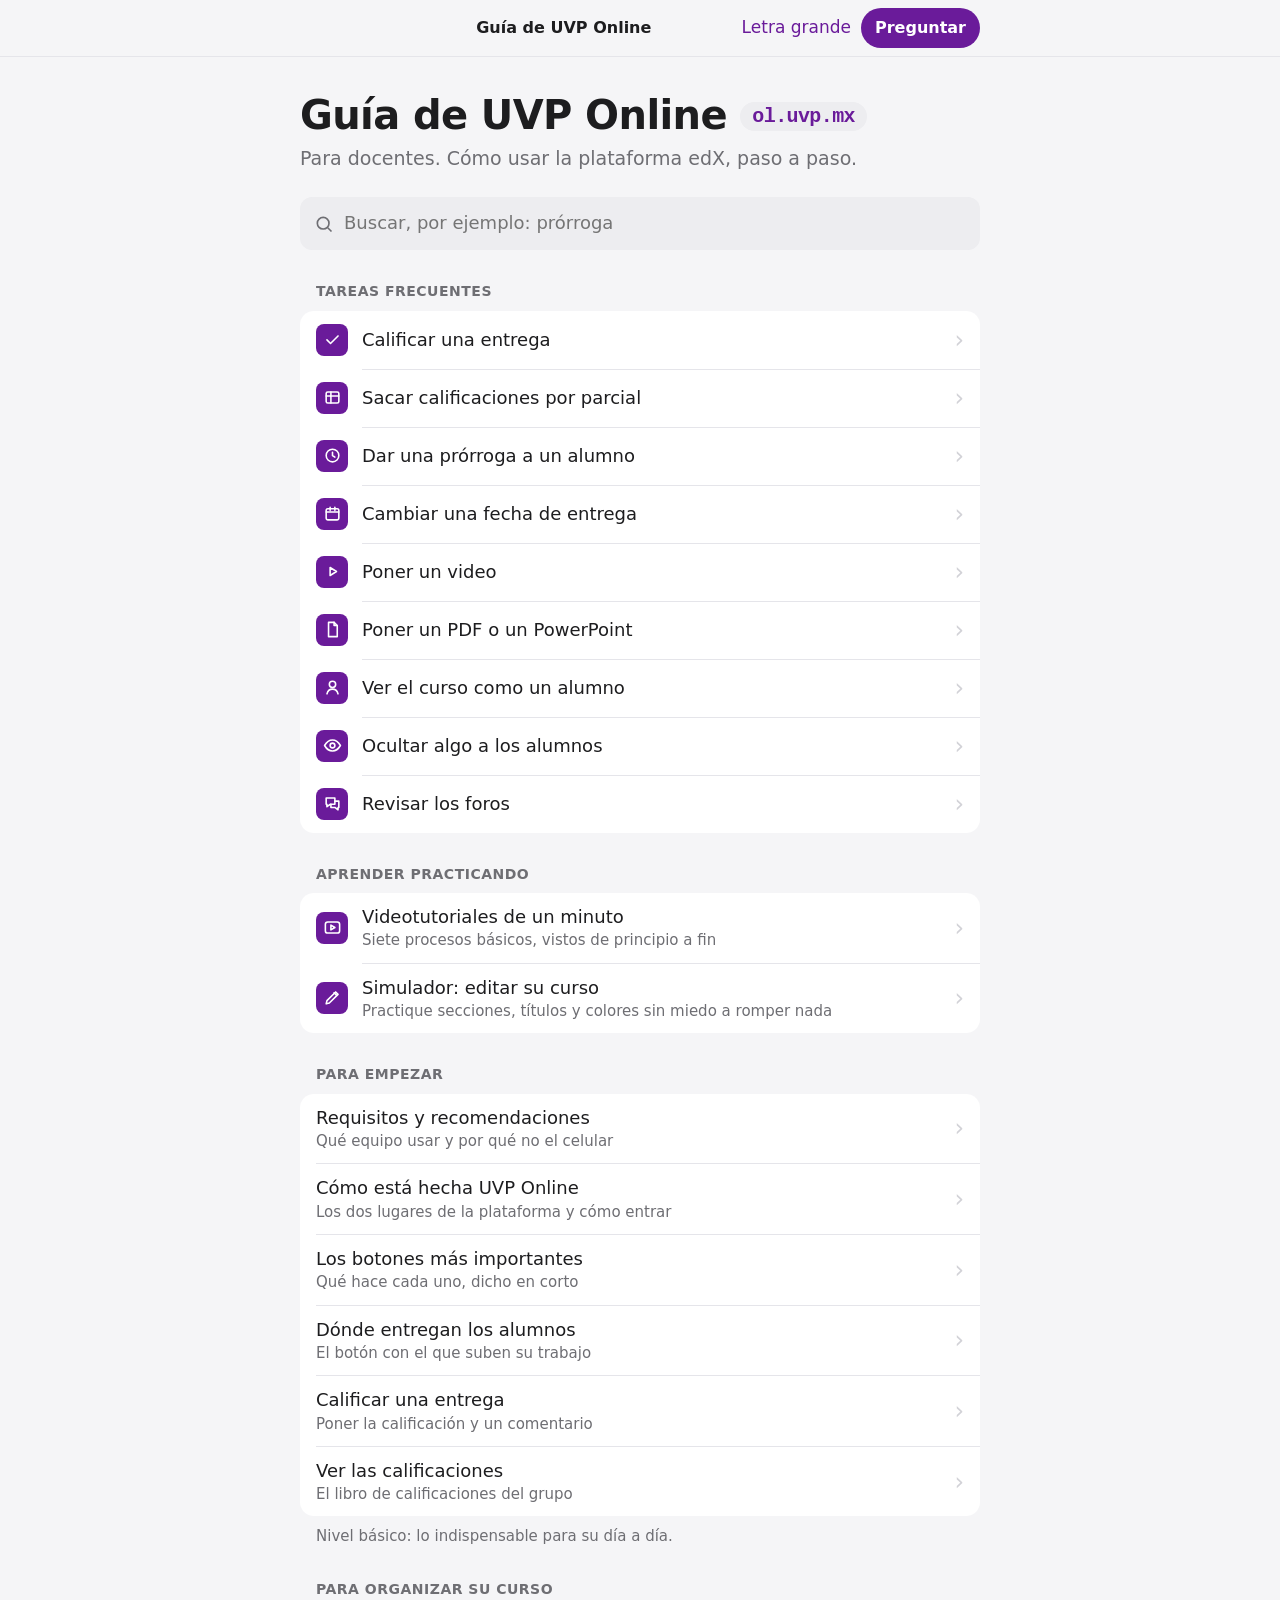
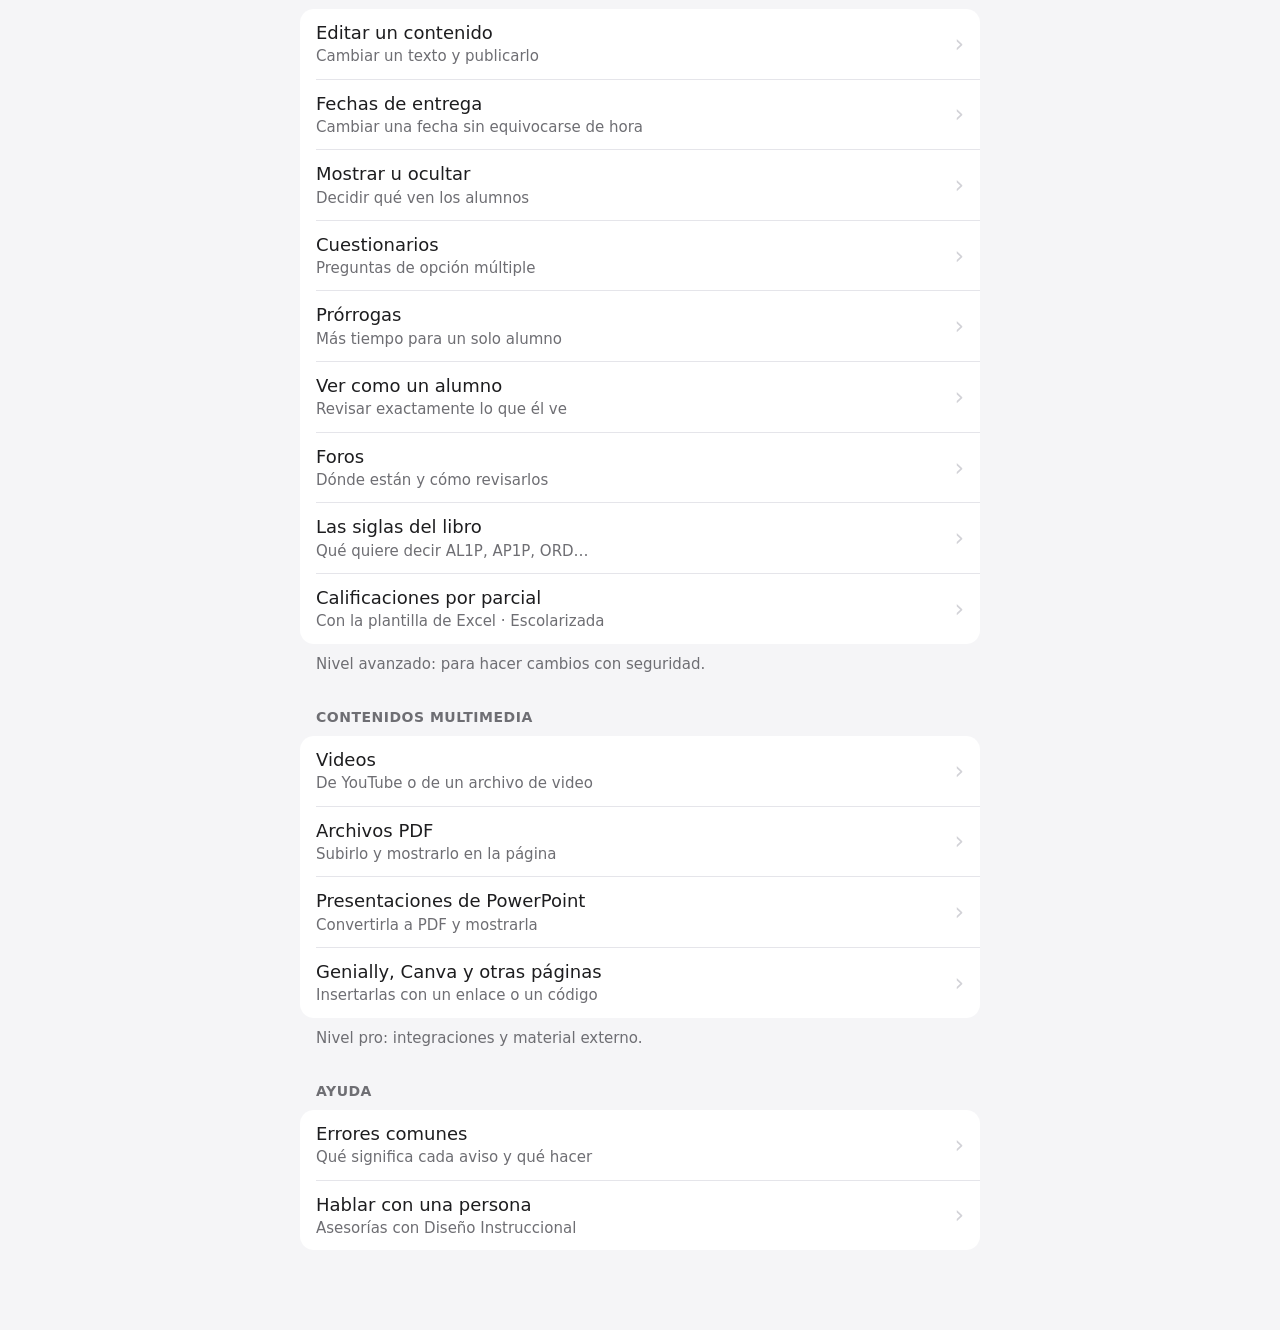
<file: guia/index.html>
<!doctype html><html><head><meta charset=utf8><meta name=viewport content="width=device-width,initial-scale=1,viewport-fit=cover"><style>:root{color-scheme:light;box-sizing:border-box;padding-top:env(safe-area-inset-top,0px);padding-bottom:env(safe-area-inset-bottom,0px)}html{scroll-padding-top:env(safe-area-inset-top,0px)}body{margin:0;padding:0;font:14px -apple-system,BlinkMacSystemFont,sans-serif;background:#faf9f5;color:#141413}img{max-width:100%}[hidden]:not([hidden=until-found i]){display:none!important}</style><link rel="stylesheet" href="../a11y.css"><script src="../a11y.js"></script></head><body>
<title>Guía para docentes · ol.uvp.mx</title>
<!--
  Sitio de guías de uso de UVP Online (edX) para docentes · versión 2.
  v2 (24 sep 2026): el usuario encontró la v1 «saturada» y pidió la sencillez de
  los menús de Apple. Cambios: pantalla de inicio con listas agrupadas, un tema
  a la vez, un solo color de acento, sin franjas ni etiquetas de colores, y cada
  botón de la plataforma que se menciona lleva su explicación en palabras llanas.
  La v1 está en _v1_sitio_guia_edx_fuente.html.
  construir_sitio.ps1 le inyecta la plantilla de Excel (base64) en la marca de
  la variable XLSX_B64 y el bloque de ayuda con QR, y escribe la página que se
  publica y el archivo HTML suelto.
  Todo botón y texto de la plataforma se midió en ol.uvp.mx y en Studio el 23 y
  24 de septiembre de 2026 (curso de práctica HU085P y lectura, sin cambios, de
  cursos reales). Datos de alumnos: siempre ficticios.
-->
<style>
  :root{
    --fondo:#F5F5F7; --hoja:#FFFFFF; --texto:#1D1D1F; --texto2:#6E6E73; --linea:#D2D2D7; --linea2:#E5E5EA;
    --acento:#6A1B9A; --acento-t:#6A1B9A; --acento-suave:#F4ECF9; --capsula:#EDEDF0;
    --nota:#FFF7E3; --nota-t:#7A4B00; --barra:rgba(245,245,247,.86); --sombra:rgba(0,0,0,.12);
    color-scheme:light;
  }
  @media (prefers-color-scheme: dark){
    :root:not([data-theme="light"]){
      --fondo:#000000; --hoja:#1C1C1E; --texto:#F5F5F7; --texto2:#A1A1A6; --linea:#3A3A3C; --linea2:#2C2C2E;
      --acento-t:#D7A8EA; --acento-suave:#2D2134; --capsula:#2C2C2E; --nota:#2C2410; --nota-t:#F2C45A;
      --barra:rgba(22,22,23,.86); --sombra:rgba(0,0,0,.6); color-scheme:dark;
    }
  }
  :root[data-theme="dark"]{
    --fondo:#000000; --hoja:#1C1C1E; --texto:#F5F5F7; --texto2:#A1A1A6; --linea:#3A3A3C; --linea2:#2C2C2E;
    --acento-t:#D7A8EA; --acento-suave:#2D2134; --capsula:#2C2C2E; --nota:#2C2410; --nota-t:#F2C45A;
    --barra:rgba(22,22,23,.86); --sombra:rgba(0,0,0,.6); color-scheme:dark;
  }
  *{ box-sizing:border-box; }
  [hidden]{ display:none !important; }
  body{ margin:0; background:var(--fondo); color:var(--texto); font-family:-apple-system, BlinkMacSystemFont, "Segoe UI", system-ui, Arial, sans-serif; font-size:19px; line-height:1.6; -webkit-font-smoothing:antialiased; }
  body.grande{ font-size:22px; }
  body.en-tema{ background:var(--hoja); }
  a{ color:var(--acento-t); }
  :focus-visible{ outline:3px solid var(--acento); outline-offset:2px; border-radius:6px; }
  .col{ max-width:720px; margin:0 auto; padding-inline:20px; }

  /* Barra superior */
  .barra{ position:sticky; top:env(safe-area-inset-top, 0px); z-index:20; background:var(--barra); backdrop-filter:saturate(180%) blur(16px); -webkit-backdrop-filter:saturate(180%) blur(16px); border-bottom:1px solid var(--linea2); }
  .barra .col{ display:flex; align-items:center; gap:8px; height:56px; }
  .barra .medio{ flex:1; text-align:center; font-weight:600; font-size:16px; white-space:nowrap; overflow:hidden; text-overflow:ellipsis; }
  .bt{ font:inherit; font-size:17px; background:none; border:0; color:var(--acento-t); cursor:pointer; padding:8px 6px; border-radius:8px; white-space:nowrap; display:inline-flex; align-items:center; gap:4px; }
  .bt:hover{ background:var(--capsula); }
  .bt.relleno{ background:var(--acento); color:#FFFFFF; padding:7px 14px; border-radius:999px; font-weight:600; font-size:16px; }
  .bt.relleno:hover{ filter:brightness(1.12); background:var(--acento); }
  .bt[aria-pressed="true"]{ background:var(--acento-suave); }
  .izq, .der{ flex:none; display:flex; align-items:center; gap:4px; min-width:92px; }
  .der{ justify-content:flex-end; }

  /* Inicio */
  .inicio{ padding-block:36px 80px; }
  .inicio h1{ font-size:40px; line-height:1.1; font-weight:700; letter-spacing:-.6px; margin:0 0 6px; }
  .inicio .lema{ color:var(--texto2); margin:0 0 24px; font-size:19px; }
  .buscador{ position:relative; margin:0 0 8px; }
  .buscador input{ width:100%; font:inherit; font-size:18px; background:var(--capsula); color:var(--texto); border:0; border-radius:12px; padding:12px 14px 12px 44px; }
  .buscador svg{ position:absolute; left:14px; top:50%; transform:translateY(-50%); width:20px; height:20px; stroke:var(--texto2); fill:none; stroke-width:2; }
  .grupo-t{ font-size:14px; font-weight:600; text-transform:uppercase; letter-spacing:.5px; color:var(--texto2); margin:30px 16px 8px; }
  .grupo-p{ font-size:15px; color:var(--texto2); margin:8px 16px 0; }
  .grupo{ background:var(--hoja); border-radius:14px; overflow:hidden; }
  .fila{ display:flex; align-items:center; gap:14px; padding-left:16px; text-decoration:none; color:var(--texto); cursor:pointer; background:none; border:0; width:100%; font:inherit; text-align:left; }
  .fila:hover{ background:var(--capsula); }
  .fila .der2{ flex:1; min-width:0; display:flex; align-items:center; gap:10px; padding:12px 16px 12px 0; border-top:1px solid var(--linea2); min-height:58px; }
  .fila:first-child .der2{ border-top:0; }
  .fila .cuerpo{ flex:1; min-width:0; }
  .fila b{ display:block; font-weight:500; font-size:18px; line-height:1.3; }
  .fila small{ display:block; color:var(--texto2); font-size:15px; line-height:1.35; margin-top:2px; }
  .chev{ flex:none; color:var(--linea); font-size:24px; line-height:1; }
  .ico{ flex:none; width:32px; height:32px; border-radius:8px; background:var(--acento); display:flex; align-items:center; justify-content:center; }
  .ico svg{ width:19px; height:19px; stroke:#FFFFFF; fill:none; stroke-width:2; stroke-linecap:round; stroke-linejoin:round; }
  .vacio{ padding:16px; color:var(--texto2); }

  /* Tema */
  .tema{ padding-block:34px 90px; scroll-margin-top:60px; }
  .tema [id]{ scroll-margin-top:76px; }
  .nivel{ font-size:15px; font-weight:600; color:var(--texto2); margin:0 0 6px; }
  .tema h1{ font-size:34px; line-height:1.15; font-weight:700; letter-spacing:-.4px; margin:0 0 12px; text-wrap:balance; }
  .entrada{ font-size:21px; line-height:1.5; color:var(--texto2); margin:0 0 22px; }
  .tema h2{ font-size:23px; font-weight:650; margin:40px 0 12px; letter-spacing:-.2px; }
  .tema h2:first-of-type{ margin-top:28px; }
  .tema p{ margin:0 0 16px; }
  .ruta{ display:inline-flex; flex-wrap:wrap; align-items:center; gap:4px 6px; background:var(--capsula); border-radius:12px; padding:8px 14px; font-size:16px; margin:0 0 8px; }
  .ruta i{ font-style:normal; color:var(--texto2); }
  .ruta-t{ font-size:14px; color:var(--texto2); margin:0 0 6px; }
  .b{ display:inline; font-weight:600; background:var(--capsula); border-radius:6px; padding:1px 7px; white-space:nowrap; }
  ol.pasos{ list-style:none; counter-reset:paso; padding:0; margin:0 0 20px; }
  ol.pasos > li{ counter-increment:paso; position:relative; padding-left:46px; margin-bottom:16px; }
  ol.pasos > li::before{ content:counter(paso); position:absolute; left:0; top:1px; width:30px; height:30px; border-radius:50%; background:var(--acento-suave); color:var(--acento-t); font-weight:700; font-size:16px; display:flex; align-items:center; justify-content:center; }
  ul{ margin:0 0 18px; padding-left:24px; } li{ margin-bottom:8px; }
  dl.lista{ background:var(--fondo); border-radius:14px; margin:0 0 22px; padding:0; overflow:hidden; }
  body.en-tema dl.lista{ background:var(--fondo); }
  dl.lista > div{ padding:12px 16px; border-top:1px solid var(--linea2); }
  dl.lista > div:first-child{ border-top:0; }
  dl.lista dt{ font-weight:600; }
  dl.lista dd{ margin:2px 0 0; color:var(--texto2); font-size:17px; line-height:1.45; }
  .nota, .consejo{ border-radius:14px; padding:14px 18px; margin:0 0 22px; font-size:18px; }
  .nota{ background:var(--nota); }
  .nota > b:first-child{ display:block; color:var(--nota-t); margin-bottom:4px; }
  .consejo{ background:var(--fondo); }
  .consejo > b:first-child{ display:block; margin-bottom:4px; }
  .nota > :last-child, .consejo > :last-child{ margin-bottom:0; }
  .tabla{ overflow-x:auto; margin:0 0 22px; }
  table.t{ width:100%; border-collapse:collapse; font-size:17px; }
  table.t th{ text-align:left; font-weight:600; color:var(--texto2); font-size:14px; text-transform:uppercase; letter-spacing:.4px; padding:8px 10px; border-bottom:1px solid var(--linea); }
  table.t td{ padding:10px; border-bottom:1px solid var(--linea2); vertical-align:top; }
  code{ font-family:"SF Mono", Consolas, monospace; font-size:.9em; font-weight:600; }
  .siguiente{ margin-top:48px; }

  /* Reproducción de pantallas: siempre con los colores claros de la plataforma */
  figure.pantalla{ margin:8px 0 26px; }
  .marco-p{ border:1px solid #D2D2D7; border-radius:14px; overflow:hidden; background:#FFFFFF; color:#1F2937; font-size:14px; line-height:1.45; box-shadow:0 2px 10px rgba(0,0,0,.05); }
  .marco-p .cuerpo-p{ padding:16px; overflow-x:auto; }
  figcaption{ font-size:15px; color:var(--texto2); margin-top:8px; text-align:center; }
  .marca{ outline:3px solid #F4A300; outline-offset:2px; border-radius:4px; }
  .campo{ border:1px solid #9CA3AF; border-radius:6px; padding:6px 10px; color:#4B5563; margin-bottom:10px; background:#FFFFFF; }
  .btn-plat{ display:inline-block; background:#E5E7EB; border:1px solid #9CA3AF; border-radius:4px; padding:4px 11px; font-size:13px; color:#111827; }
  .btn-azul{ display:inline-block; background:#0A3055; color:#FFFFFF; border-radius:4px; padding:5px 13px; font-size:13px; }
  .btn-rosa{ display:inline-block; background:#A3004B; color:#FFFFFF; border-radius:4px; padding:6px 13px; font-size:13px; }
  .enlace-rosa{ color:#A3004B; font-size:12px; letter-spacing:.3px; }
  table.plat{ width:100%; border-collapse:collapse; font-size:12.5px; }
  table.plat th{ background:#F3F4F6; border:1px solid #D1D5DB; padding:6px; text-align:left; color:#111827; }
  table.plat td{ border:1px solid #D1D5DB; padding:6px; vertical-align:top; color:#1F2937; }
  table.plat a{ color:#1D4ED8; }
  .tarjeta{ display:flex; align-items:center; gap:10px; background:#F8F7F6; border:1px solid #E5E7EB; border-left:5px solid #00688D; border-radius:4px; padding:9px 12px; margin-bottom:8px; }
  .tarjeta b{ flex:1; font-weight:600; } .tarjeta small{ display:block; font-size:12px; color:#6B7280; font-weight:400; }
  .estado{ font-size:12px; color:#454545; white-space:nowrap; }
  .punto{ display:inline-block; width:10px; height:10px; border-radius:50%; margin-right:6px; vertical-align:middle; }

  /* Herramientas de la guía */
  .herr{ background:var(--fondo); border-radius:14px; padding:18px; margin:0 0 24px; }
  .herr h3{ margin:0 0 12px; font-size:19px; font-weight:650; }
  .herr .fila-h{ display:flex; flex-wrap:wrap; gap:14px; margin-bottom:12px; }
  .herr label{ display:flex; flex-direction:column; gap:4px; font-size:15px; color:var(--texto2); }
  .herr input{ font:inherit; font-size:19px; padding:8px 12px; border:1px solid var(--linea); border-radius:10px; background:var(--hoja); color:var(--texto); }
  .resultado{ font-size:19px; }
  .resultado code{ font-size:21px; background:var(--hoja); border:1px solid var(--linea); border-radius:8px; padding:1px 8px; }
  .boton{ font:inherit; font-size:18px; font-weight:600; background:var(--acento); color:#FFFFFF; border:0; border-radius:12px; padding:12px 20px; cursor:pointer; }
  .boton:hover{ filter:brightness(1.12); }
  .nota-descarga{ font-size:16px; color:var(--texto2); margin:10px 0 0; min-height:1.4em; }
  .firma{ font-size:15px; color:var(--texto2); margin-top:36px; }

  /* Hoja del asistente */
  .velo{ position:fixed; inset:0; z-index:40; background:rgba(0,0,0,.28); }
  .hoja-ia{ position:fixed; z-index:50; left:50%; top:calc(env(safe-area-inset-top, 0px) + 5vh); transform:translateX(-50%); width:min(640px, calc(100vw - 32px)); height:min(760px, 88vh); background:var(--hoja); border-radius:18px; box-shadow:0 20px 60px var(--sombra); display:flex; flex-direction:column; overflow:hidden; }
  .hoja-ia .cab{ display:flex; align-items:center; gap:8px; padding:12px 14px; border-bottom:1px solid var(--linea2); }
  .hoja-ia .cab b{ flex:1; font-size:17px; font-weight:600; text-align:center; }
  .hoja-ia .cab .bt{ min-width:80px; }
  .segmento{ display:flex; background:var(--capsula); border-radius:10px; padding:3px; margin:12px 16px 0; }
  .segmento button{ flex:1; font:inherit; font-size:15px; border:0; background:none; color:var(--texto); padding:7px 6px; border-radius:8px; cursor:pointer; }
  .segmento button[aria-pressed="true"]{ background:var(--hoja); box-shadow:0 1px 4px var(--sombra); font-weight:600; }
  .seg-t{ font-size:14px; color:var(--texto2); margin:12px 18px 0; }
  .conv{ flex:1; overflow-y:auto; padding:14px 16px; display:flex; flex-direction:column; gap:12px; font-size:17px; }
  .conv .grupo{ background:var(--fondo); }
  .conv .grupo-t{ margin:6px 4px 6px; }
  .msg{ max-width:92%; border-radius:18px; padding:10px 14px; line-height:1.5; overflow-wrap:anywhere; }
  .msg.ia{ align-self:flex-start; background:var(--fondo); }
  .msg.yo{ align-self:flex-end; background:var(--acento); color:#FFFFFF; }
  .msg p{ margin:0 0 8px; } .msg p:last-child{ margin:0; }
  .msg ol, .msg ul{ margin:0 0 8px; padding-left:22px; } .msg li{ margin-bottom:4px; }
  .msg .ruta{ background:var(--hoja); font-size:14px; margin:6px 0; }
  .ir{ display:inline-block; font:inherit; font-size:15px; font-weight:600; background:var(--hoja); color:var(--acento-t); border:1px solid var(--linea); border-radius:999px; padding:4px 12px; margin:6px 6px 0 0; cursor:pointer; }
  .pensando{ color:var(--texto2); }
  .escribir{ border-top:1px solid var(--linea2); padding:10px 12px; display:flex; gap:8px; align-items:flex-end; }
  .escribir textarea{ flex:1; font:inherit; font-size:17px; resize:none; min-height:46px; max-height:130px; padding:10px 14px; border:1px solid var(--linea); border-radius:22px; background:var(--hoja); color:var(--texto); }
  .escribir button{ font:inherit; font-weight:600; font-size:16px; border:0; border-radius:22px; padding:11px 16px; cursor:pointer; background:var(--acento); color:#FFFFFF; }
  .escribir button.parar{ background:var(--capsula); color:var(--texto); }
  .pie-ia{ font-size:13px; color:var(--texto2); padding:0 16px 12px; margin:0; }

  /* Videos */
  figure.video{ margin:0 0 24px; }
  figure.video video{ display:block; width:100%; max-width:100%; aspect-ratio:16/9; background:#000; border-radius:14px; }
  .vid-item{ margin:0 0 30px; }
  .vid-item h2{ margin:0 0 8px !important; font-size:21px; }
  .vid-item p{ color:var(--texto2); font-size:16px; margin:8px 0 0; }

  /* Simulador: reproduce Studio, siempre con sus colores claros */
  .sim-v{ border:1px solid #D2D2D7; border-radius:14px; overflow:hidden; background:#FFFFFF; color:#1F2937; font-size:15px; line-height:1.45; }
  .sim-barra{ background:#F3F4F6; border-bottom:1px solid #E5E7EB; padding:8px 14px; font-size:13px; color:#374151; }
  .sim-barra span{ font-weight:800; color:#0A3055; margin-right:10px; }
  .sim-cuerpo{ padding:14px; overflow-x:auto; }
  .sim-fila{ display:flex; align-items:center; justify-content:space-between; gap:10px; flex-wrap:wrap; }
  .sim-b{ font:inherit; font-size:14px; border:1px solid #9CA3AF; background:#E5E7EB; color:#111827; border-radius:6px; padding:6px 12px; cursor:pointer; }
  .sim-b.azul{ background:#0A3055; border-color:#0A3055; color:#FFFFFF; }
  .sim-b.claro{ background:#FFFFFF; border-color:#0A3055; color:#0A3055; }
  .sim-b:hover{ filter:brightness(.95); }
  .sim-sec{ border:1px solid #E5E7EB; border-left:5px solid #00688D; border-radius:8px; padding:10px 12px; margin-top:12px; }
  .sim-sub{ display:flex; align-items:center; gap:8px; background:#F8F7F6; border:1px solid #E5E7EB; border-left:5px solid #00688D; border-radius:6px; padding:8px 10px; margin-top:8px; flex-wrap:wrap; }
  .sim-sub .n, .sim-sec > .sim-fila .n{ flex:1; font-weight:600; min-width:120px; }
  .sim-est{ font-size:12px; color:#454545; }
  .sim-icono{ font:inherit; background:none; border:0; color:#0A3055; cursor:pointer; font-size:17px; padding:2px 6px; border-radius:4px; }
  .sim-icono:hover{ background:#E8EEF4; }
  .sim-uni{ width:100%; font-size:13px; color:#374151; padding:4px 0 0 18px; }
  .sim-menu{ position:relative; }
  .sim-menu-l{ position:absolute; right:0; top:28px; z-index:5; background:#FFFFFF; border:1px solid #D1D5DB; border-radius:8px; box-shadow:0 6px 20px rgba(0,0,0,.12); min-width:200px; padding:4px 0; }
  .sim-menu-l button{ display:block; width:100%; text-align:left; font:inherit; font-size:14px; border:0; background:none; padding:7px 14px; cursor:pointer; color:#212529; }
  .sim-menu-l button:hover{ background:#F3F4F6; }
  .sim-conf{ width:100%; background:#FFFFFF; border:1px solid #D1D5DB; border-radius:8px; padding:10px 12px; margin-top:6px; font-size:14px; }
  .sim-conf label{ display:block; margin:4px 0; }
  .sim-nombre{ font:inherit; font-size:15px; border:1px solid #0A3055; border-radius:4px; padding:3px 6px; min-width:160px; background:#FFFFFF; color:#111827; }
  .sim-herr{ display:flex; flex-wrap:wrap; gap:2px; background:#F9FAFB; border:1px solid #E5E7EB; border-radius:4px; padding:4px; }
  .sim-herr button, .sim-herr select{ font:inherit; font-size:14px; min-width:32px; height:32px; border:0; background:none; border-radius:4px; cursor:pointer; color:#1F2937; padding:0 7px; }
  .sim-herr select{ border:1px solid #D1D5DB; background:#FFFFFF; }
  .sim-herr button:hover{ background:#E5E7EB; }
  .sim-herr .sep{ width:1px; background:#E5E7EB; margin:4px 3px; }
  .sim-paleta{ display:grid; grid-template-columns:repeat(5, 30px); gap:5px; background:#FFFFFF; border:1px solid #D1D5DB; border-radius:6px; padding:8px; width:max-content; margin-top:4px; box-shadow:0 6px 20px rgba(0,0,0,.12); }
  .sim-paleta button{ width:30px; height:24px; border:1px solid #D1D5DB; border-radius:3px; cursor:pointer; padding:0; }
  .sim-paleta .quitar{ grid-column:1 / -1; width:auto; font:inherit; font-size:13px; background:#FFFFFF; }
  .sim-editor{ min-height:170px; border:1px solid #E5E7EB; border-radius:4px; margin-top:8px; padding:10px 14px; outline:none; background:#FFFFFF; color:#1F2937; }
  .sim-editor:focus{ border-color:#0A3055; }
  .sim-editor h1, .sim-alumno h1{ font-size:28px; margin:6px 0; } .sim-editor h2, .sim-alumno h2{ font-size:23px; margin:6px 0; } .sim-editor h3, .sim-alumno h3{ font-size:19px; margin:6px 0; }
  .sim-editor p, .sim-alumno p{ margin:0 0 8px; }
  .sim-estado{ border-left:5px solid #00688D; background:#E6F2F7; padding:6px 10px; margin-bottom:10px; font-weight:600; font-size:14px; }
  .sim-estado.bor{ border-color:#F0CC00; background:#FFF8D6; }
  .sim-alumno{ border:1px dashed #D1D5DB; border-radius:6px; padding:10px 14px; background:#FFFFFF; color:#1F2937; }
  .sim-ayuda{ font-size:16px; color:var(--texto2); margin:10px 2px; min-height:1.5em; }
  .retos{ list-style:none; padding:0; margin:6px 0 0; }
  .retos li{ padding-left:30px; position:relative; margin-bottom:6px; }
  .retos li::before{ content:""; position:absolute; left:0; top:4px; width:18px; height:18px; border-radius:50%; border:2px solid var(--linea); }
  .retos li.ok::before{ content:"✓"; background:#0D7D4D; border-color:#0D7D4D; color:#FFFFFF; font-size:13px; font-weight:700; display:flex; align-items:center; justify-content:center; }
  .retos li.ok{ color:var(--texto2); }

  @media (max-width: 640px){
    body{ font-size:18px; } body.grande{ font-size:21px; }
    .col{ padding-inline:16px; }
    .inicio h1{ font-size:32px; } .tema h1{ font-size:28px; } .entrada{ font-size:19px; }
    .izq, .der{ min-width:0; }
    .barra .medio{ display:none; }
    .barra .col{ justify-content:space-between; }
    .hoja-ia{ top:auto; bottom:0; left:0; transform:none; width:100%; height:calc(100% - env(safe-area-inset-top, 0px) - 28px); border-radius:18px 18px 0 0; }
  }
  @media (prefers-reduced-motion: reduce){ *{ transition:none !important; scroll-behavior:auto !important; } }
</style>

<div class="barra">
  <div class="col">
    <div class="izq"><button class="bt" id="volver" type="button" hidden>‹ Inicio</button></div>
    <div class="medio" id="titulo-barra">Guía de UVP Online</div>
    <div class="der">
      <button class="bt" id="tam" type="button" aria-pressed="false" title="Hace más grande la letra de toda la guía">Letra grande</button>
      <button class="bt relleno" id="abrir-ia" type="button" title="Buscar un tema o hacer una pregunta">Preguntar</button>
    </div>
  </div>
</div>

<!-- ================================================================ INICIO -->
<main id="inicio" class="inicio col">
  <h1>Guía de UVP Online <span style="font-size:.5em;font-weight:600;vertical-align:.35em;background:var(--capsula);color:var(--acento-t);border-radius:999px;padding:3px 12px;font-family:&quot;SF Mono&quot;,Consolas,monospace;">ol.uvp.mx</span></h1>
  <p class="lema">Para docentes. Cómo usar la plataforma edX, paso a paso.</p>

  <div class="buscador">
    <svg viewBox="0 0 24 24" aria-hidden="true"><circle cx="11" cy="11" r="7"/><path d="M16.5 16.5L21 21"/></svg>
    <label for="buscar" style="position:absolute;left:-9999px;">Buscar en la guía</label>
    <input type="search" id="buscar" placeholder="Buscar, por ejemplo: prórroga" autocomplete="off">
  </div>

  <div id="resultados" hidden>
    <p class="grupo-t">Resultados</p>
    <div class="grupo" id="lista-res"></div>
  </div>

  <div id="listas">
    <p class="grupo-t">Tareas frecuentes</p>
    <div class="grupo">
      <a class="fila" href="#t15"><span class="ico"><svg viewBox="0 0 24 24"><path d="M5 12.5l4.5 4.5L19 7.5"/></svg></span><span class="der2"><span class="cuerpo"><b>Calificar una entrega</b></span><span class="chev">›</span></span></a>
      <a class="fila" href="#t17"><span class="ico"><svg viewBox="0 0 24 24"><rect x="4" y="5" width="16" height="14" rx="2"/><path d="M4 10h16M10 5v14"/></svg></span><span class="der2"><span class="cuerpo"><b>Sacar calificaciones por parcial</b></span><span class="chev">›</span></span></a>
      <a class="fila" href="#t8"><span class="ico"><svg viewBox="0 0 24 24"><circle cx="12" cy="12" r="8"/><path d="M12 8v4l3 2"/></svg></span><span class="der2"><span class="cuerpo"><b>Dar una prórroga a un alumno</b></span><span class="chev">›</span></span></a>
      <a class="fila" href="#t2"><span class="ico"><svg viewBox="0 0 24 24"><rect x="4" y="6" width="16" height="14" rx="2"/><path d="M4 10h16M9 4v4M15 4v4"/></svg></span><span class="der2"><span class="cuerpo"><b>Cambiar una fecha de entrega</b></span><span class="chev">›</span></span></a>
      <a class="fila" href="#t10"><span class="ico"><svg viewBox="0 0 24 24"><path d="M9 7l8 5-8 5z"/></svg></span><span class="der2"><span class="cuerpo"><b>Poner un video</b></span><span class="chev">›</span></span></a>
      <a class="fila" href="#t11"><span class="ico"><svg viewBox="0 0 24 24"><path d="M7 3h7l4 4v14H7z"/><path d="M14 3v4h4"/></svg></span><span class="der2"><span class="cuerpo"><b>Poner un PDF o un PowerPoint</b></span><span class="chev">›</span></span></a>
      <a class="fila" href="#t9"><span class="ico"><svg viewBox="0 0 24 24"><circle cx="12" cy="8" r="4"/><path d="M5 20c1-4 4-6 7-6s6 2 7 6"/></svg></span><span class="der2"><span class="cuerpo"><b>Ver el curso como un alumno</b></span><span class="chev">›</span></span></a>
      <a class="fila" href="#t5"><span class="ico"><svg viewBox="0 0 24 24"><path d="M2 12s4-7 10-7 10 7 10 7-4 7-10 7S2 12 2 12z"/><circle cx="12" cy="12" r="3"/></svg></span><span class="der2"><span class="cuerpo"><b>Ocultar algo a los alumnos</b></span><span class="chev">›</span></span></a>
      <a class="fila" href="#t19"><span class="ico"><svg viewBox="0 0 24 24"><path d="M4 5h11v8H9l-4 3v-3H4z"/><path d="M15 9h5v8h-1v3l-4-3h-5v-4"/></svg></span><span class="der2"><span class="cuerpo"><b>Revisar los foros</b></span><span class="chev">›</span></span></a>
    </div>

    <p class="grupo-t">Aprender practicando</p>
    <div class="grupo">
      <a class="fila" href="#t22"><span class="ico"><svg viewBox="0 0 24 24"><rect x="3" y="5" width="18" height="14" rx="3"/><path d="M10 9l5 3-5 3z"/></svg></span><span class="der2"><span class="cuerpo"><b>Videotutoriales de un minuto</b><small>Siete procesos básicos, vistos de principio a fin</small></span><span class="chev">›</span></span></a>
      <a class="fila" href="#t21"><span class="ico"><svg viewBox="0 0 24 24"><path d="M4 20l4-1 11-11-3-3L5 16z"/><path d="M14 6l3 3"/></svg></span><span class="der2"><span class="cuerpo"><b>Simulador: editar su curso</b><small>Practique secciones, títulos y colores sin miedo a romper nada</small></span><span class="chev">›</span></span></a>
    </div>

    <p class="grupo-t">Para empezar</p>
    <div class="grupo">
      <a class="fila" href="#t18"><span class="der2"><span class="cuerpo"><b>Requisitos y recomendaciones</b><small>Qué equipo usar y por qué no el celular</small></span><span class="chev">›</span></span></a>
      <a class="fila" href="#t4"><span class="der2"><span class="cuerpo"><b>Cómo está hecha UVP Online</b><small>Los dos lugares de la plataforma y cómo entrar</small></span><span class="chev">›</span></span></a>
      <a class="fila" href="#t16"><span class="der2"><span class="cuerpo"><b>Los botones más importantes</b><small>Qué hace cada uno, dicho en corto</small></span><span class="chev">›</span></span></a>
      <a class="fila" href="#t14"><span class="der2"><span class="cuerpo"><b>Dónde entregan los alumnos</b><small>El botón con el que suben su trabajo</small></span><span class="chev">›</span></span></a>
      <a class="fila" href="#t15"><span class="der2"><span class="cuerpo"><b>Calificar una entrega</b><small>Poner la calificación y un comentario</small></span><span class="chev">›</span></span></a>
      <a class="fila" href="#t7"><span class="der2"><span class="cuerpo"><b>Ver las calificaciones</b><small>El libro de calificaciones del grupo</small></span><span class="chev">›</span></span></a>
    </div>
    <p class="grupo-p">Nivel básico: lo indispensable para su día a día.</p>

    <p class="grupo-t">Para organizar su curso</p>
    <div class="grupo">
      <a class="fila" href="#t1"><span class="der2"><span class="cuerpo"><b>Editar un contenido</b><small>Cambiar un texto y publicarlo</small></span><span class="chev">›</span></span></a>
      <a class="fila" href="#t2"><span class="der2"><span class="cuerpo"><b>Fechas de entrega</b><small>Cambiar una fecha sin equivocarse de hora</small></span><span class="chev">›</span></span></a>
      <a class="fila" href="#t5"><span class="der2"><span class="cuerpo"><b>Mostrar u ocultar</b><small>Decidir qué ven los alumnos</small></span><span class="chev">›</span></span></a>
      <a class="fila" href="#t6"><span class="der2"><span class="cuerpo"><b>Cuestionarios</b><small>Preguntas de opción múltiple</small></span><span class="chev">›</span></span></a>
      <a class="fila" href="#t8"><span class="der2"><span class="cuerpo"><b>Prórrogas</b><small>Más tiempo para un solo alumno</small></span><span class="chev">›</span></span></a>
      <a class="fila" href="#t9"><span class="der2"><span class="cuerpo"><b>Ver como un alumno</b><small>Revisar exactamente lo que él ve</small></span><span class="chev">›</span></span></a>
      <a class="fila" href="#t19"><span class="der2"><span class="cuerpo"><b>Foros</b><small>Dónde están y cómo revisarlos</small></span><span class="chev">›</span></span></a>
      <a class="fila" href="#t3"><span class="der2"><span class="cuerpo"><b>Las siglas del libro</b><small>Qué quiere decir AL1P, AP1P, ORD…</small></span><span class="chev">›</span></span></a>
      <a class="fila" href="#t17"><span class="der2"><span class="cuerpo"><b>Calificaciones por parcial</b><small>Con la plantilla de Excel · Escolarizada</small></span><span class="chev">›</span></span></a>
    </div>
    <p class="grupo-p">Nivel avanzado: para hacer cambios con seguridad.</p>

    <p class="grupo-t">Contenidos multimedia</p>
    <div class="grupo">
      <a class="fila" href="#t10"><span class="der2"><span class="cuerpo"><b>Videos</b><small>De YouTube o de un archivo de video</small></span><span class="chev">›</span></span></a>
      <a class="fila" href="#t11"><span class="der2"><span class="cuerpo"><b>Archivos PDF</b><small>Subirlo y mostrarlo en la página</small></span><span class="chev">›</span></span></a>
      <a class="fila" href="#t12"><span class="der2"><span class="cuerpo"><b>Presentaciones de PowerPoint</b><small>Convertirla a PDF y mostrarla</small></span><span class="chev">›</span></span></a>
      <a class="fila" href="#t13"><span class="der2"><span class="cuerpo"><b>Genially, Canva y otras páginas</b><small>Insertarlas con un enlace o un código</small></span><span class="chev">›</span></span></a>
    </div>
    <p class="grupo-p">Nivel pro: integraciones y material externo.</p>

    <p class="grupo-t">Ayuda</p>
    <div class="grupo">
      <a class="fila" href="#t20"><span class="der2"><span class="cuerpo"><b>Errores comunes</b><small>Qué significa cada aviso y qué hacer</small></span><span class="chev">›</span></span></a>
      <a class="fila" href="#ayuda"><span class="der2"><span class="cuerpo"><b>Hablar con una persona</b><small>Asesorías con Diseño Instruccional</small></span><span class="chev">›</span></span></a>
    </div>
  </div>
</main>

<!-- ================================================================ TEMAS -->
<div id="temas">

<!-- t4 -->
<article class="tema col" id="t4" data-nivel="Básico" hidden data-claves="studio vista en vivo que es edx como funciona entrar iniciar sesion login contraseña primeros pasos empezar recomendaciones no hacer duplicar celular computadora navegador chrome instructor seccion subseccion unidad componente estructura menu">
  <p class="nivel">Para empezar · Básico</p>
  <h1>Cómo está hecha UVP Online</h1>
  <p class="entrada">La plataforma tiene dos lugares. Saber en cuál está le evita la mayoría de las confusiones.</p>

  <dl class="lista">
    <div><dt>La vista en vivo · ol.uvp.mx</dt><dd>Es el curso tal como lo ven sus alumnos. Aquí califica, ve calificaciones, da prórrogas y revisa lo que ve cada alumno.</dd></div>
    <div><dt>Studio · studio.ol.uvp.mx</dt><dd>Es el taller donde se arma el curso. Aquí cambia textos, fechas y visibilidad, y agrega videos, PDF o cuestionarios. Los alumnos no ven Studio: sus cambios les llegan hasta que usted pulsa <span class="b">Publicar</span>.</dd></div>
  </dl>

  <h2>Cómo entrar</h2>
  <ol class="pasos">
    <li>Abra Google Chrome, escriba <strong>ol.uvp.mx</strong> en la barra de arriba y oprima Enter.</li>
    <li>Haga clic en el botón azul <span class="b">Alumnos y docentes</span>. Sirve para entrar con su correo institucional de Google. Si usted usa usuario y contraseña, escríbalos y pulse <span class="b">Iniciar sesión</span>.</li>
    <li>Haga clic en el nombre de su curso.</li>
  </ol>
  <figure class="pantalla">
    <div class="marco-p"><div class="cuerpo-p">
      <div style="background:#4A6180;color:#FFFFFF;padding:14px 16px;border-radius:6px;margin-bottom:14px;font-size:20px;font-weight:700;">Empieza a aprender<br><span style="color:#38BDF8;">con UVP Online</span></div>
      <div style="max-width:360px;margin:0 auto;">
        <div class="campo">Nombre de usuario o correo electrónico</div>
        <div class="campo">Contraseña</div>
        <div style="margin-bottom:12px;"><span class="btn-rosa">Iniciar sesión</span> &nbsp; <strong>Olvidé mi contraseña</strong></div>
        <div style="font-weight:700;margin-bottom:6px;">O bien, inicia sesión con:</div>
        <span class="marca" style="display:inline-block;background:#5B7BE8;color:#FFFFFF;padding:6px 14px;">Alumnos y docentes</span>
      </div>
    </div></div>
    <figcaption>La pantalla de inicio de sesión.</figcaption>
  </figure>

  <h2>Lo que ve arriba de su curso</h2>
  <dl class="lista">
    <div><dt>Curso</dt><dd>El contenido, semana por semana.</dd></div>
    <div><dt>Progreso</dt><dd>El avance y las calificaciones de quien está viendo el curso.</dd></div>
    <div><dt>Fechas</dt><dd>El calendario de entregas.</dd></div>
    <div><dt>Instructor</dt><dd>Su panel de docente. Solo lo ven los docentes.</dd></div>
  </dl>
  <p>Dentro de <strong>Instructor</strong> hay ocho opciones. Usted va a usar sobre todo dos:</p>
  <dl class="lista">
    <div><dt>Administrador de Estudiantes</dt><dd>Abre el libro de calificaciones y la página de progreso de cada alumno.</dd></div>
    <div><dt>Extensiones</dt><dd>Da más tiempo a un alumno para entregar.</dd></div>
    <div><dt>Las demás</dt><dd><strong>Información del curso</strong> (datos generales), <strong>Inscripciones y roles</strong> (quién está inscrito y con qué permisos), <strong>Cohortes</strong> (dividir al grupo en subgrupos), <strong>Descarga de Datos</strong> (reportes), <strong>Examenes especiales</strong> (exámenes con tiempo) y <strong>Certificados</strong>. Normalmente no necesita tocarlas.</dd></div>
  </dl>

  <h2>Cómo se ordena un curso</h2>
  <p class="ruta">Sección <i>›</i> Subsección <i>›</i> Unidad <i>›</i> Componentes</p>
  <p>Cada <strong>semana</strong> es una sección. Dentro hay <strong>subsecciones</strong>, como «Lectura S1» o «Evidencia de aprendizaje». Cada subsección tiene <strong>unidades</strong>, que son las páginas. Y cada página se arma con <strong>componentes</strong>: un texto, un video, un cuestionario o un espacio de entrega.</p>

  <div class="consejo"><b>Antes de trabajar</b><p>Qué equipo usar y qué conviene no hacer está en <a href="#t18">Requisitos y recomendaciones</a>.</p></div>
</article>

<!-- t18 -->
<article class="tema col" id="t18" data-nivel="Básico" hidden data-claves="requisitos recomendaciones computadora celular telefono tableta navegador chrome edge firefox safari internet equipo requerimientos cookies no hacer duplicar seguro errores">
  <p class="nivel">Para empezar · Básico</p>
  <h1>Requisitos y recomendaciones</h1>
  <p class="entrada">Con el equipo adecuado sus cambios se guardan bien, las pantallas se ven completas y se evitan errores inesperados.</p>
  <h2>Lo indispensable</h2>
  <dl class="lista">
    <div><dt>Una computadora</dt><dd>De escritorio o portátil, con Windows o Mac.</dd></div>
    <div><dt>Un navegador actualizado</dt><dd>Google Chrome es el recomendado. También sirven Microsoft Edge, Firefox o Safari, siempre en su versión más reciente.</dd></div>
    <div><dt>Internet estable</dt><dd>Si la conexión se corta mientras guarda, el cambio puede perderse.</dd></div>
    <div><dt>Su cuenta institucional</dt><dd>Su correo de la universidad, o el usuario y la contraseña que le dieron.</dd></div>
    <div><dt>Cookies permitidas</dt><dd>La plataforma usa cookies para saber quién es usted y qué permisos tiene. Si las bloquea, puede tratarlo como alumno (<a href="#t20">vea Errores comunes</a>).</dd></div>
  </dl>
  <h2>Recomendado</h2>
  <ul>
    <li>Un <strong>ratón</strong>: facilita seleccionar tablas y arrastrar contenidos.</li>
    <li>El zoom del navegador al 100 %, para que las ventanas se vean completas.</li>
    <li>Una sola pestaña de Studio por curso, para no guardar encima de sus propios cambios.</li>
    <li>Cerrar sesión al terminar si usa una computadora compartida.</li>
  </ul>
  <h2>¿Por qué no el celular?</h2>
  <p>El celular sirve para <strong>consultar</strong>: leer el curso o revisar un mensaje. Para <strong>calificar o editar</strong> use siempre la computadora:</p>
  <dl class="lista">
    <div><dt>Las ventanas no caben</dt><dd>El recuadro para calificar y el editor son grandes; en el celular quedan botones fuera de la pantalla.</dd></div>
    <div><dt>Los cambios son más seguros</dt><dd>En la computadora ve completo lo que guarda y publica; en el celular es fácil tocar el botón equivocado.</dd></div>
    <div><dt>Menos errores inesperados</dt><dd>La plataforma está pensada para la computadora: ahí copiar, pegar y escribir funciona como se espera.</dd></div>
  </dl>
  <div class="nota">
    <b>Lo que conviene no hacer</b>
    <ul>
      <li><strong>Calificar desde el celular</strong> o desde un navegador viejo: la calificación puede no guardarse.</li>
      <li><strong>Duplicar semanas o subsecciones.</strong> La copia se lleva actividades calificadas y fechas, y los promedios cambian. Si necesita otra actividad, pida apoyo a Diseño Instruccional.</li>
      <li><strong>Ocultar tareas calificadas que ya se liberaron.</strong> La propia plataforma lo advierte.</li>
      <li><strong>Borrar un espacio de entrega que ya tiene trabajos</strong>: ahí es donde usted los califica.</li>
    </ul>
  </div>
</article>

<!-- t16 -->
<article class="tema col" id="t16" data-nivel="Básico" hidden data-claves="botones importantes principales lapiz editar publicar descartar configurar grade submissions enter grade libro calificaciones extensiones view this course as vista previa guardar que hace">
  <p class="nivel">Para empezar · Básico</p>
  <h1>Los botones más importantes</h1>
  <p class="entrada">Con estos botones hace casi todo. Cada uno, dicho en una línea.</p>
  <h2>En la vista en vivo</h2>
  <dl class="lista">
    <div><dt>Alumnos y docentes</dt><dd>Entra a la plataforma con su correo institucional.</dd></div>
    <div><dt>Instructor</dt><dd>Abre su panel de docente.</dd></div>
    <div><dt>GRADE SUBMISSIONS</dt><dd>Al final de una página de entrega: muestra quién entregó. <a href="#t15">Calificar una entrega</a></dd></div>
    <div><dt>Enter grade</dt><dd>En esa lista: pone la calificación y el comentario de un alumno.</dd></div>
    <div><dt>Ver libro de calificaciones</dt><dd>Muestra las calificaciones de todo el grupo. <a href="#t7">Ver las calificaciones</a></dd></div>
    <div><dt>Extensiones</dt><dd>Da más tiempo a un alumno. <a href="#t8">Prórrogas</a></dd></div>
    <div><dt>View this course as</dt><dd>Muestra el curso como lo ve un alumno. <a href="#t9">Ver como un alumno</a></dd></div>
  </dl>
  <h2>En Studio</h2>
  <dl class="lista">
    <div><dt>El lápiz (o EDITAR)</dt><dd>Abre un contenido para cambiarlo. <a href="#t1">Editar un contenido</a></dd></div>
    <div><dt>Guardar</dt><dd>Guarda su cambio. Los alumnos todavía no lo ven.</dd></div>
    <div><dt>Publicar</dt><dd>Hace que los alumnos vean sus cambios.</dd></div>
    <div><dt>Descartar cambios</dt><dd>Tira lo que guardó y regresa a lo que ven los alumnos. No se puede deshacer.</dd></div>
    <div><dt>Vista previa</dt><dd>Le enseña cómo quedará la página antes de publicarla.</dd></div>
    <div><dt>⋮ › Configurar</dt><dd>Los tres puntos de una subsección: ahí cambia fechas y visibilidad. <a href="#t2">Fechas de entrega</a></dd></div>
  </dl>
</article>

<!-- t14 -->
<article class="tema col" id="t14" data-nivel="Básico" hidden data-claves="donde suben alumnos entregan entrega actividad subir archivo upload your assignment buzon evidencia tarea trabajo staff graded assignment">
  <p class="nivel">Para empezar · Básico</p>
  <h1>Dónde entregan los alumnos</h1>
  <p class="entrada">Cada actividad que se entrega tiene su propia página. El alumno sube su archivo al final de esa página.</p>
  <p class="ruta">Curso <i>›</i> Semana <i>›</i> Página de la actividad <i>›</i> Upload your assignment</p>
  <p>Arriba están las instrucciones. Abajo hay un recuadro gris con el botón <span class="b">Upload your assignment</span>, que quiere decir «subir su tarea». Con ese botón el alumno elige su archivo y lo envía.</p>
  <figure class="pantalla">
    <div class="marco-p"><div class="cuerpo-p" style="background:#F3F4F6;">
      <div style="font-weight:700;margin-bottom:10px;">Evidencia de aprendizaje</div>
      <span class="btn-plat marca">Upload your assignment</span>
    </div></div>
    <figcaption>Lo que ve el alumno al final de la página.</figcaption>
  </figure>
  <ul>
    <li>En Studio este recuadro se llama <strong>Staff Graded Assignment</strong> («tarea calificada por el docente»).</li>
    <li>Los cuestionarios no se suben: se contestan en la misma página. <a href="#t6">Cuestionarios</a></li>
    <li>Para ver exactamente lo que ve un alumno: <a href="#t9">Ver como un alumno</a>.</li>
  </ul>
</article>

<!-- t15 -->
<article class="tema col" id="t15" data-nivel="Básico" hidden data-claves="calificar califico donde se califica poner calificacion nota entrega grade submissions enter grade comentario revisar trabajo descargar archivo remove grade approve equipo">
  <p class="nivel">Para empezar · Básico</p>
  <h1>Calificar una entrega</h1>
  <p class="entrada">Se califica en la misma página donde el alumno entregó.</p>
  <p class="ruta">Página de la entrega <i>›</i> GRADE SUBMISSIONS <i>›</i> Enter grade <i>›</i> Enviar</p>
  <ol class="pasos">
    <li>Abra la página de la entrega en su curso y baje hasta el final.</li>
    <li>Debajo del recuadro gris hay dos textos pequeños en rosa. Haga clic en el de la derecha, <span class="b">GRADE SUBMISSIONS</span> («ver entregas»).</li>
    <li>Se abre una lista: cada renglón es un alumno. Para revisar su trabajo, haga clic en el nombre del archivo, en azul. Se descarga a su computadora.</li>
    <li>En el renglón del alumno pulse <span class="b">Enter grade</span> («poner calificación»).</li>
    <li>Escriba la calificación del 0 al 100 en <strong>Grade</strong> y, si quiere, un comentario en <strong>Comment</strong>.</li>
    <li>Pulse <span class="b">Enviar</span>. La calificación aparece en el renglón, por ejemplo «95 / 100».</li>
  </ol>
  <figure class="pantalla">
    <div class="marco-p"><div class="cuerpo-p" style="background:#F3F4F6;">
      <span class="btn-plat">Upload your assignment</span>
      <div style="text-align:right;margin-top:14px;"><span class="enlace-rosa">INFORMACIÓN DETALLADA PARA EL PERSONAL DE SOPORTE</span> &nbsp; <span class="enlace-rosa marca" style="font-weight:700;">GRADE SUBMISSIONS</span></div>
    </div></div>
    <figcaption>El final de la página, visto por el docente.</figcaption>
  </figure>
  <figure class="pantalla">
    <div class="marco-p"><div class="cuerpo-p">
      <table class="plat">
        <tr><th>Nombre de usuario</th><th>Nombre</th><th>Filename</th><th>Subido</th><th>Grade</th><th>Instructor's comments</th><th>Acciones</th></tr>
        <tr><td>UV00001</td><td>ALUMNO DE EJEMPLO UNO</td><td><a>ensayo_semana1.pdf</a></td><td>2026-10-02T18:40</td><td></td><td></td><td><span class="btn-plat marca">Enter grade</span></td></tr>
        <tr><td>UV00002</td><td>ALUMNA DE EJEMPLO DOS</td><td><a>ensayo_semana1.docx</a></td><td>2026-10-02T18:55</td><td>95 / 100</td><td>Muy buen análisis.</td><td><span class="btn-plat">Enter grade</span></td></tr>
      </table>
    </div></div>
    <figcaption>La lista de entregas, con alumnos de ejemplo.</figcaption>
  </figure>
  <h2>Qué hace cada botón de la lista</h2>
  <dl class="lista">
    <div><dt>Enter grade</dt><dd>Abre el recuadro para calificar a ese alumno.</dd></div>
    <div><dt>Enviar · Cancelar</dt><dd>Guardan la calificación, o cierran el recuadro sin guardar.</dd></div>
    <div><dt>Remove grade</dt><dd>Borra una calificación que ya había puesto.</dd></div>
    <div><dt>Download All Submissions</dt><dd>Descarga de una vez todos los trabajos de esa entrega.</dd></div>
    <div><dt>Upload annotated file</dt><dd>Sirve para devolverle al alumno su archivo con sus correcciones. Es opcional.</dd></div>
    <div><dt>Approve grade</dt><dd>Solo aparece si la calificación quedó «esperando aprobación». Púlselo para dejarla firme.</dd></div>
  </dl>
  <div class="consejo"><b>¿Se equivocó?</b><p>Pulse otra vez <span class="b">Enter grade</span>, escriba la calificación correcta y pulse <span class="b">Enviar</span>.</p></div>
  <div class="nota"><b>Importante</b><p>No use <strong>INFORMACIÓN DETALLADA PARA EL PERSONAL DE SOPORTE</strong>: es una herramienta técnica. En trabajos en equipo, cada integrante aparece en su propio renglón; califique a cada uno.</p></div>
</article>

<!-- t7 -->
<article class="tema col" id="t7" data-nivel="Básico" hidden data-claves="ver calificaciones libro de calificaciones notas gradebook progreso alumno grupo promedio donde veo calificacion total porcentaje absoluto filtros congeladas">
  <p class="nivel">Para empezar · Básico</p>
  <h1>Ver las calificaciones</h1>
  <p class="entrada">El libro de calificaciones reúne las notas de todo el grupo en una sola tabla.</p>
  <p class="ruta">Instructor <i>›</i> Administrador de Estudiantes <i>›</i> Ver libro de calificaciones</p>
  <ol class="pasos">
    <li>En su curso pulse la pestaña <strong>Instructor</strong> y luego <strong>Administrador de Estudiantes</strong>.</li>
    <li>Pulse <span class="b">Ver libro de calificaciones</span>.</li>
    <li>Verá un renglón por alumno y una columna por actividad. La última columna es el total que calcula la plataforma.</li>
  </ol>
  <figure class="pantalla">
    <div class="marco-p"><div class="cuerpo-p">
      <div style="font-size:18px;font-weight:700;margin-bottom:8px;">Libro de Calificaciones</div>
      <div style="margin:0 0 10px;"><span class="btn-plat marca">Editar filtros</span> &nbsp; <span class="campo" style="display:inline-block;margin:0;">Busca por nombre de usuario, correo electrónico o llave de estudiante</span></div>
      <div style="margin:0 0 8px;">Ver puntaje: <span class="btn-azul">Porcentaje</span> <span class="btn-plat">Absoluto</span></div>
      <table class="plat">
        <tr><th>Nombre de usuario</th><th>AL1P 01</th><th>AL1P 02</th><th>AP1P 01</th><th>AP1P 02</th><th>Calificación total (%)</th></tr>
        <tr><td>UV00001</td><td>100</td><td>90</td><td>95</td><td>100</td><td>91%</td></tr>
        <tr><td>UV00002</td><td>70</td><td>0</td><td>85</td><td>90</td><td>74%</td></tr>
      </table>
      <div style="margin-top:8px;"><span class="btn-plat">Página anterior</span> <span class="btn-plat">Siguiente página</span></div>
    </div></div>
    <figcaption>El libro, con alumnos de ejemplo.</figcaption>
  </figure>
  <h2>Qué hace cada cosa</h2>
  <dl class="lista">
    <div><dt>Editar filtros</dt><dd>Deja ver un solo tipo de actividad, por ejemplo solo las del primer parcial.</dd></div>
    <div><dt>El buscador</dt><dd>Encuentra a un alumno por su usuario, su correo o su matrícula.</dd></div>
    <div><dt>Porcentaje · Absoluto</dt><dd>Muestra cada nota sobre 100, o en los puntos que obtuvo el alumno.</dd></div>
    <div><dt>Página anterior · Siguiente página</dt><dd>El libro enseña 25 alumnos por página; con estos botones ve los demás.</dd></div>
    <div><dt>Los encabezados como AL1P 01</dt><dd>Son abreviaturas. <a href="#t3">Qué significan</a></dd></div>
  </dl>
  <h2>Un solo alumno</h2>
  <ol class="pasos">
    <li>En <strong>Administrador de Estudiantes</strong> busque «Ver las notas y el progreso de un estudiante específico».</li>
    <li>Escriba el correo o el usuario del alumno y pulse <span class="b">Ver página de progreso</span>.</li>
  </ol>
  <div class="consejo"><b>Si dice que las calificaciones están congeladas</b><p>El curso ya cerró. Puede ver y copiar las calificaciones, pero ya no cambiarlas desde el libro.</p></div>
</article>

<!-- t1 -->
<article class="tema col" id="t1" data-nivel="Avanzado" hidden data-claves="editar contenido cambiar texto lapiz modificar corregir publicar borrador en vivo estado colores programado liberado publicado no en vivo descartar cambios guardar studio unidad">
  <p class="nivel">Para organizar su curso · Avanzado</p>
  <h1>Editar un contenido</h1>
  <p class="entrada">Todo cambio pasa por tres momentos: lo edita, lo guarda y lo publica. Hasta que publica, los alumnos siguen viendo la versión anterior.</p>
  <p class="ruta">Studio <i>›</i> Semana <i>›</i> Página <i>›</i> Lápiz <i>›</i> Guardar <i>›</i> Publicar</p>
  <ol class="pasos">
    <li>Entre a <strong>studio.ol.uvp.mx</strong> y abra su curso. Verá el <strong>Esquema del curso</strong>, la lista de semanas.</li>
    <li>Abra la semana con su flechita y entre a la página que quiere cambiar.</li>
    <li>Junto a cada contenido hay un <strong>lápiz</strong> (en algunas pantallas dice EDITAR). Púlselo.</li>
    <li>Haga el cambio y pulse <span class="b">Guardar</span>.</li>
    <li>A la derecha, en <strong>Estado de publicación</strong>, pulse <span class="b">Publicar</span>. Listo: los alumnos ya lo ven.</li>
  </ol>
  <figure class="pantalla">
    <div class="marco-p" style="max-width:480px;margin:0 auto;"><div class="cuerpo-p">
      <div style="font-weight:700;">Estado de publicación</div>
      <div style="background:#FFF8D6;border-left:5px solid #F0CC00;padding:6px 10px;margin:6px 0;">Borrador (Cambios no publicados)</div>
      <div style="font-size:12px;"><strong>SERÁ VISIBLE PARA:</strong> Funcionarios y estudiantes</div>
      <div style="margin:8px 0;font-size:13px;">☐ Ocultar a los estudiantes</div>
      <span class="btn-azul marca">Publicar</span> <span class="btn-plat">Descartar cambios</span>
    </div></div>
    <figcaption>El panel de la derecha, con un cambio guardado que falta publicar.</figcaption>
  </figure>
  <h2>Los colores del esquema</h2>
  <p>En el esquema, cada subsección tiene una franja de color a la izquierda:</p>
  <dl class="lista">
    <div><dt><span class="punto" style="background:#00688D;"></span>Azul · En vivo</dt><dd>Los alumnos lo están viendo.</dd></div>
    <div><dt><span class="punto" style="background:#0D7D4D;"></span>Verde · Publicado no en vivo</dt><dd>Está listo, pero su fecha de liberación todavía no llega.</dd></div>
    <div><dt><span class="punto" style="background:#F0CC00;"></span>Amarillo · Borrador (Cambios no publicados)</dt><dd>Hay cambios guardados que los alumnos aún no ven. Falta pulsar Publicar.</dd></div>
    <div><dt><span class="punto" style="background:#111111;"></span>Negro · Oculto</dt><dd>La sección o subsección está oculta a los estudiantes: no la ven. <a href="#t5">Mostrar u ocultar</a></dd></div>
  </dl>
  <div class="consejo"><b>¿Quiere practicar primero?</b><p>En el <a href="#t21">simulador</a> puede crear secciones, escribir títulos y poner colores sin tocar su curso.</p></div>
  <p>Debajo de cada nombre, <strong>Programado</strong> dice cuándo se va a liberar y <strong>Liberado</strong>, cuándo se liberó.</p>
  <h2>Títulos, colores y listas en el editor de texto</h2>
  <p>La barra del editor está en inglés. Estos son los botones que más va a usar:</p>
  <dl class="lista">
    <div><dt>Blocks (dice «Paragraph»)</dt><dd>Cambia el tipo de texto: <strong>Header 1</strong> a <strong>Header 6</strong> son títulos, de más grande a más chico; <strong>Paragraph</strong> es texto normal. Use Header 2 para títulos y Header 3 para subtítulos.</dd></div>
    <div><dt>Bold · Italic · Underline</dt><dd>Negritas, cursivas y subrayado.</dd></div>
    <div><dt>Text color</dt><dd>Pinta las letras. La flechita abre la paleta, con colores como <strong>Dark Purple</strong> o <strong>Navy Blue</strong>; <strong>Remove color</strong> quita el color.</dd></div>
    <div><dt>Background color</dt><dd>Resalta el fondo del texto, como un marcatextos.</dd></div>
    <div><dt>Bullet list · Numbered list</dt><dd>Listas con viñetas o con números.</dd></div>
    <div><dt>Align left · Align center · Align right · Justify</dt><dd>Alinean el párrafo.</dd></div>
    <div><dt>Add Image · Insert/edit link · Table</dt><dd>Agregan una imagen, un enlace o una tabla.</dd></div>
    <div><dt>Clear formatting</dt><dd>Quita el formato y deja el texto normal.</dd></div>
    <div><dt>Undo · Redo</dt><dd>Deshacer y rehacer.</dd></div>
  </dl>
  <p>Primero seleccione el texto con el ratón y luego pulse el botón.</p>
  <h2>Crear secciones, subsecciones y páginas</h2>
  <dl class="lista">
    <div><dt>Nueva sección</dt><dd>Arriba del esquema: agrega una semana o bloque.</dd></div>
    <div><dt>Nueva subsección</dt><dd>Al final de cada sección: agrega una actividad o apartado.</dd></div>
    <div><dt>Nueva unidad</dt><dd>En la página de una unidad: agrega otra página a esa subsección.</dd></div>
    <div><dt>Editar (el lápiz junto al nombre)</dt><dd>Cambia el nombre.</dd></div>
  </dl>
  <p>Lo nuevo aparece como borrador. Recuerde publicarlo. Si va a crear actividades calificadas, pida apoyo a Diseño Instruccional: necesitan su rubro y sus fechas.</p>
  <h2>Otros botones de la página</h2>
  <dl class="lista">
    <div><dt>Ver versión en vivo</dt><dd>Abre esa página en la vista de los alumnos.</dd></div>
    <div><dt>Vista previa</dt><dd>Enseña cómo quedará antes de publicar.</dd></div>
    <div><dt>⋮ de cada contenido</dt><dd>Opciones de ese contenido, como moverlo o quitarlo. El asa de puntitos sirve para arrastrarlo a otro lugar.</dd></div>
    <div><dt>Añadir Componente: Texto, Video, Problemas, Avanzado</dt><dd>Agregan un contenido nuevo a la página. <strong>Video</strong> y <strong>Problemas</strong> lo crean con un solo clic.</dd></div>
    <div><dt>Nueva unidad</dt><dd>Agrega otra página a la subsección.</dd></div>
    <div><dt>Unidad de copia · Paste component</dt><dd>Copian una página o pegan un contenido copiado. No los necesita para editar.</dd></div>
    <div><dt>Administrar etiquetas</dt><dd>Pone etiquetas para organizar el contenido. Los alumnos no las ven.</dd></div>
  </dl>
  <div class="nota"><b>Importante</b><p><strong>Descartar cambios</strong> borra todo lo guardado desde la última vez que publicó y no se puede deshacer. Es útil si agregó algo por error y no ha publicado nada más.</p></div>
</article>

<!-- t2 -->
<article class="tema col" id="t2" data-nivel="Avanzado" hidden data-claves="fechas fecha entrega limite liberacion hora utc cambiar fecha configurar horario mexico puebla convertir calendario vencimiento">
  <p class="nivel">Para organizar su curso · Avanzado</p>
  <h1>Fechas de entrega</h1>
  <p class="entrada">Studio pide las horas en UTC, la hora universal. Para México, súmele 6 horas a la hora que quiere.</p>

  <div class="herr" id="calc-utc">
    <h3>Calculadora de hora</h3>
    <div class="fila-h">
      <label for="utc-fecha">Fecha en México<input type="date" id="utc-fecha" value="2026-10-02"></label>
      <label for="utc-hora">Hora en México<input type="time" id="utc-hora" value="19:00"></label>
    </div>
    <div class="resultado" id="utc-res" aria-live="polite">En Studio escriba la fecha <code>10/03/2026</code> y la hora <code>01:00</code></div>
  </div>

  <p class="ruta-t">Dónde se cambia</p>
  <p class="ruta">Studio <i>›</i> Esquema del curso <i>›</i> ⋮ de la actividad <i>›</i> Configurar <i>›</i> Básico</p>
  <ol class="pasos">
    <li>En Studio abra el <strong>Esquema del curso</strong> y la semana de la actividad.</li>
    <li>En la actividad, pulse los tres puntos <strong>⋮</strong> y elija <strong>Configurar</strong>.</li>
    <li>En la pestaña <strong>Básico</strong> escriba la <strong>Fecha límite</strong> como mes/día/año y la <strong>Hora límite en UTC</strong> con el reloj de 24 horas. Use la calculadora.</li>
    <li>Pulse <span class="b">Guardar</span>.</li>
  </ol>
  <figure class="pantalla">
    <div class="marco-p" style="max-width:520px;margin:0 auto;"><div class="cuerpo-p">
      <div style="font-weight:700;margin-bottom:8px;">Evidencia de aprendizaje - S2 settings</div>
      <div style="margin-bottom:10px;"><span class="btn-azul">Básico</span> <span class="btn-plat">Visibilidad</span> <span class="btn-plat">Avanzado</span></div>
      <div style="display:flex;gap:10px;flex-wrap:wrap;"><div>Fecha de liberación:<div class="campo">10/05/2026</div></div><div>Hora de liberación en UTC:<div class="campo">06:00</div></div></div>
      <div>Calificar como:<div class="campo">Actividades</div></div>
      <div style="display:flex;gap:10px;flex-wrap:wrap;"><div>Fecha límite:<div class="campo marca">10/10/2026</div></div><div>Hora límite en UTC:<div class="campo marca">01:00</div></div></div>
      <span class="btn-plat">Cancelar</span> <span class="btn-azul">Guardar</span>
    </div></div>
    <figcaption>La pestaña Básico. Esta fecha límite es el 9 de octubre a las 7:00 p.m. de México.</figcaption>
  </figure>
  <h2>Qué es cada campo</h2>
  <dl class="lista">
    <div><dt>Fecha y hora de liberación</dt><dd>Desde cuándo la ven los alumnos.</dd></div>
    <div><dt>Fecha y hora límite</dt><dd>Hasta cuándo pueden entregar.</dd></div>
    <div><dt>Calificar como</dt><dd>En qué rubro cuenta la actividad. Déjelo como está.</dd></div>
  </dl>
  <h2>Ejemplos</h2>
  <div class="tabla"><table class="t">
    <tr><th>Hora de México</th><th>Se escribe en Studio</th></tr>
    <tr><td>12:00 a.m. del día 29</td><td>06:00 del día 29</td></tr>
    <tr><td>7:00 p.m. del día 2</td><td>01:00 del día 3</td></tr>
    <tr><td>8:00 p.m. del día 2</td><td>02:00 del día 3</td></tr>
    <tr><td>11:59 p.m. del día 2</td><td>05:59 del día 3</td></tr>
  </table></div>
  <h2>Las otras opciones del menú ⋮</h2>
  <dl class="lista">
    <div><dt>Publicar</dt><dd>Hace visibles los cambios de esa actividad.</dd></div>
    <div><dt>Duplicar</dt><dd>Hace una copia. Evítelo con actividades calificadas.</dd></div>
    <div><dt>Ascender · Mover hacia abajo</dt><dd>Cambian el orden en la lista.</dd></div>
    <div><dt>Copiar al portapapeles</dt><dd>Copia la actividad para pegarla en otro lugar.</dd></div>
    <div><dt>Administrar etiquetas</dt><dd>Pone etiquetas para organizar. Los alumnos no las ven.</dd></div>
  </dl>
  <div class="nota"><b>Importante</b><p>No cambie <strong>Calificar como</strong> en una actividad que ya tiene calificaciones: los promedios se mueven. Y si solo un alumno necesita más tiempo, no cambie la fecha para todos: <a href="#t8">dele una prórroga</a>.</p></div>
</article>

<!-- t5 -->
<article class="tema col" id="t5" data-nivel="Avanzado" hidden data-claves="visibilidad ocultar mostrar esconder alumnos no vean ver contenido oculto resultados evaluacion ocultar a los estudiantes subseccion">
  <p class="nivel">Para organizar su curso · Avanzado</p>
  <h1>Mostrar u ocultar</h1>
  <p class="entrada">Puede ocultar una actividad completa o una sola página.</p>
  <h2>Una actividad completa</h2>
  <p class="ruta">Studio <i>›</i> ⋮ de la actividad <i>›</i> Configurar <i>›</i> Visibilidad</p>
  <dl class="lista">
    <div><dt>Mostrar toda la subsección</dt><dd>Los alumnos la ven y pueden entrar. Es lo normal.</dd></div>
    <div><dt>Ocultar el contenido después de la fecha límite</dt><dd>Pasada la fecha, ya no pueden entrar. Deja de contar en las calificaciones.</dd></div>
    <div><dt>Ocultar toda la subsección</dt><dd>Los alumnos no la ven. Tampoco cuenta en las calificaciones. En el esquema, su franja se pone negra.</dd></div>
  </dl>
  <p>En la misma pestaña decide si el alumno ve si acertó en un cuestionario:</p>
  <dl class="lista">
    <div><dt>Mostrar siempre los resultados</dt><dd>Lo ve en cuanto responde.</dd></div>
    <div><dt>Nunca mostrar los resultados</dt><dd>Nunca ve si acertó ni su puntuación.</dd></div>
    <div><dt>Mostrar los resultados después de la fecha límite</dt><dd>Los ve cuando vence la fecha.</dd></div>
  </dl>
  <p>Pulse <span class="b">Guardar</span> para aplicar.</p>
  <h2>Una sola página</h2>
  <p class="ruta">Studio <i>›</i> La página <i>›</i> Ocultar a los estudiantes <i>›</i> Publicar</p>
  <p>En el panel <strong>Estado de publicación</strong>, marque <strong>Ocultar a los estudiantes</strong>. La línea <strong>SERÁ VISIBLE PARA</strong> le confirma quién la ve.</p>
  <div class="nota"><b>Importante</b><p>No oculte tareas calificadas que ya se liberaron: dejan de contar y los alumnos pierden lo que entregaron. Si quiere que una actividad aparezca más tarde, cambie su <a href="#t2">fecha de liberación</a>.</p></div>
</article>

<!-- t6 -->
<article class="tema col" id="t6" data-nivel="Avanzado" hidden data-claves="cuestionario examen quiz preguntas opcion multiple problemas single select respuesta correcta intentos puntos puntuacion pista explicacion reactivo">
  <p class="nivel">Para organizar su curso · Avanzado</p>
  <h1>Cuestionarios</h1>
  <p class="entrada">Cada pregunta es un contenido de tipo «Problemas». Un cuestionario es una página con varias preguntas.</p>
  <p class="ruta">Studio <i>›</i> Página <i>›</i> Problemas <i>›</i> Single select <i>›</i> Seleccionar</p>
  <ol class="pasos">
    <li>En Studio abra la página del cuestionario. Abajo pulse <strong>Problemas</strong>; la pregunta se crea en ese momento.</li>
    <li>Elija <strong>Single select</strong> (una sola respuesta correcta) y pulse <span class="b">Seleccionar</span>.</li>
    <li>En <strong>Pregunta</strong> escriba el enunciado.</li>
    <li>En <strong>Respuestas</strong> escriba las opciones y marque la correcta. <strong>Agregar respuesta</strong> suma otra opción.</li>
    <li>Pulse <span class="b">Guardar</span>. Repita con cada pregunta y, al final, <span class="b">Publicar</span>.</li>
  </ol>
  <figure class="pantalla">
    <div class="marco-p"><div class="cuerpo-p" style="display:flex;gap:16px;flex-wrap:wrap;">
      <div style="flex:1 1 280px;">
        <div style="font-weight:700;">Pregunta</div><div class="campo">¿Qué autor propuso la teoría de la racionalidad limitada?</div>
        <div style="font-weight:700;">Respuestas</div>
        <div class="campo">A · Frederick Taylor</div><div class="campo marca">B · Herbert Simon ✔</div><div class="campo">C · Henri Fayol</div>
        <span class="btn-plat">Agregar respuesta</span>
      </div>
      <div style="flex:0 1 200px;font-size:13px;border-left:1px solid #E5E7EB;padding-left:12px;">
        <div><strong>Tipo</strong><br>Single select</div><br>
        <div><strong>Puntuación</strong><br>1 points · Intentos ilimitados</div><br>
        <div><strong>Consejos</strong><br>Agregar pista</div><br>
        <div style="color:#1D4ED8;">Mostrar configuración avanzada</div>
      </div>
    </div></div>
    <figcaption>El editor, con una pregunta de ejemplo.</figcaption>
  </figure>
  <h2>Las opciones de la derecha</h2>
  <dl class="lista">
    <div><dt>Puntuación</dt><dd>Cuántos <strong>puntos</strong> vale y cuántos <strong>intentos</strong> tiene. Si no pone nada: un punto e intentos ilimitados.</dd></div>
    <div><dt>Consejos · Agregar pista</dt><dd>Una ayuda que el alumno puede pedir antes de contestar.</dd></div>
    <div><dt>Explicación</dt><dd>Por qué esa es la respuesta correcta. Es opcional.</dd></div>
    <div><dt>Mostrar respuesta</dt><dd>Cuándo puede el alumno ver la respuesta correcta.</dd></div>
    <div><dt>Mostrar opción de reinicio</dt><dd>Si aparece un botón para volver a empezar la pregunta.</dd></div>
    <div><dt>Tiempo entre intentos</dt><dd>Cuántos segundos debe esperar el alumno para volver a intentar.</dd></div>
  </dl>
  <p>Las últimas tres aparecen al pulsar <strong>Mostrar configuración avanzada</strong>.</p>
  <div class="consejo"><b>Consejo</b><p>Cambie de lugar la respuesta correcta. Si casi siempre es la B, alguien que conteste B en todo aprueba sin leer.</p></div>
  <div class="nota"><b>Importante</b><p>Si pulsa Problemas y luego Cancelar, queda una pregunta vacía llamada «Blank Problem». Si no ha publicado otros cambios, <strong>Descartar cambios</strong> la quita. Para que el cuestionario cuente, su actividad debe tener el rubro correcto en <a href="#t2">Calificar como</a>.</p></div>
</article>

<!-- t8 -->
<article class="tema col" id="t8" data-nivel="Avanzado" hidden data-claves="prorroga prorrogas extension extensiones mas tiempo alumno fecha limite un estudiante tarde entregar despues reabrir">
  <p class="nivel">Para organizar su curso · Avanzado</p>
  <h1>Prórrogas</h1>
  <p class="entrada">Da más tiempo a un solo alumno, sin mover la fecha del resto del grupo.</p>
  <p class="ruta">Instructor <i>›</i> Extensiones <i>›</i> Cambiar fecha límite para un estudiante</p>
  <ol class="pasos">
    <li>En su curso pulse <strong>Instructor</strong> y luego <strong>Extensiones</strong>.</li>
    <li>Escriba el correo o el usuario del alumno.</li>
    <li>En «Elija la subsección calificable» abra la lista, que dice <strong>Choose one</strong>, y elija la actividad.</li>
    <li>Escriba la nueva fecha y hora en UTC, así: <strong>10/13/2026 01:00</strong>. Es mes/día/año y la hora de México más 6. <a href="#calc-utc">Abrir la calculadora</a></li>
    <li>Pulse <span class="b">Cambiar fecha límite para un estudiante</span>.</li>
  </ol>
  <figure class="pantalla">
    <div class="marco-p"><div class="cuerpo-p">
      <div style="font-size:16px;font-weight:700;margin-bottom:6px;">Extensiones individuales de fecha límite</div>
      <div>Especifique la dirección de correo o el usuario de UVP Online del estudiante aquí:</div><div class="campo">alumno.ejemplo@uvp.edu.mx</div>
      <div>Elija la subsección calificable:</div><div class="campo">Evidencia de aprendizaje - S2</div>
      <div>Indique la nueva fecha y hora de entrega (en UTC; por favor especifique MM/DD/YYYY HH:MM).</div><div class="campo marca">10/13/2026 01:00</div>
      <span class="btn-plat marca">Cambiar fecha límite para un estudiante</span>
    </div></div>
    <figcaption>La sección Extensiones, con datos de ejemplo. Esta prórroga vence el 12 de octubre a las 7:00 p.m. de México.</figcaption>
  </figure>
  <h2>Los otros botones de la página</h2>
  <dl class="lista">
    <div><dt>Listar todos los estudiantes con extensiones de fecha límite</dt><dd>Quién tiene prórroga en una actividad.</dd></div>
    <div><dt>Listar las extensiones de fecha límite para el estudiante</dt><dd>Todas las prórrogas de un alumno.</dd></div>
    <div><dt>Reiniciar la fecha límite para un estudiante</dt><dd>Quita la prórroga: el alumno vuelve a la fecha original.</dd></div>
  </dl>
  <div class="consejo"><b>Bueno saber</b><p>La plataforma siempre toma la fecha más tardía: esta herramienta da más tiempo, no adelanta fechas. Para confirmar que quedó, <a href="#t9">vea el curso como ese alumno</a>.</p></div>
</article>

<!-- t9 -->
<article class="tema col" id="t9" data-nivel="Avanzado" hidden data-claves="ver como alumno estudiante especifico view this course as staff specific student vista del alumno comprobar revisar lo que ve no me aparece">
  <p class="nivel">Para organizar su curso · Avanzado</p>
  <h1>Ver como un alumno</h1>
  <p class="entrada">Muestra el curso exactamente como lo ve un alumno. Muy útil cuando alguien le dice «no me aparece».</p>
  <p class="ruta">Curso <i>›</i> View this course as <i>›</i> Specific Student...</p>
  <ol class="pasos">
    <li>Entre a su curso. Arriba del contenido está <strong>View this course as</strong> («ver este curso como») con un selector que dice <strong>Staff</strong>.</li>
    <li>Abra el selector y elija <strong>Specific Student...</strong> («un alumno en particular»).</li>
    <li>Escriba el usuario o el correo del alumno. El curso se muestra como lo ve él.</li>
    <li>Para volver a su vista de docente, elija otra vez <strong>Staff</strong>.</li>
  </ol>
  <figure class="pantalla">
    <div class="marco-p" style="max-width:420px;margin:0 auto;"><div class="cuerpo-p">
      View this course as: <span class="btn-plat marca">Staff ▾</span>
      <div style="border:1px solid #D1D5DB;border-radius:6px;margin-top:8px;">
        <div style="padding:6px 10px;">Staff</div>
        <div style="padding:6px 10px;background:#FFF5CC;font-weight:600;">Specific Student...</div>
        <div style="padding:6px 10px;">Tomar el curso de forma gratuita, sin certificado</div>
      </div>
    </div></div>
    <figcaption>El selector y sus tres opciones.</figcaption>
  </figure>
  <dl class="lista">
    <div><dt>Staff</dt><dd>Su vista normal de docente.</dd></div>
    <div><dt>Specific Student...</dt><dd>Lo que ve un alumno en particular: sus fechas, sus prórrogas, lo que entregó.</dd></div>
    <div><dt>Tomar el curso de forma gratuita, sin certificado</dt><dd>Lo que vería un alumno cualquiera, sin elegir a nadie.</dd></div>
  </dl>
</article>

<!-- t3 -->
<article class="tema col" id="t3" data-nivel="Avanzado" hidden data-claves="siglas abreviaturas significan libro calificaciones al1p ap1p ord act pi apg aai ea pfi au columnas encabezados tipos de tarea rubros">
  <p class="nivel">Para organizar su curso · Avanzado</p>
  <h1>Las siglas del libro</h1>
  <p class="entrada">Cada columna del libro lleva la abreviatura del tipo de actividad y un número. <code>AP1P 03</code> es la tercera actividad presencial del primer parcial.</p>
  <p>Las abreviaturas cambian según la modalidad:</p>
  <div class="tabla"><table class="t">
    <tr><th>Modalidad</th><th>Sigla</th><th>Significa</th></tr>
    <tr><td rowspan="3">Escolarizada</td><td><code>AL1P</code> <code>AL2P</code> <code>AL3P</code></td><td>Actividades en línea del 1.º, 2.º y 3.er parcial</td></tr>
    <tr><td><code>AP1P</code> <code>AP2P</code> <code>AP3P</code></td><td>Actividades presenciales del 1.º, 2.º y 3.er parcial</td></tr>
    <tr><td><code>ORD</code></td><td>Ordinario</td></tr>
    <tr><td rowspan="2">B-Learning licenciatura</td><td><code>APG</code> <code>AAI</code></td><td>Aprendizaje guiado · Aprendizaje independiente</td></tr>
    <tr><td><code>CA</code></td><td>Consentimientos y avisos (no vale puntos)</td></tr>
    <tr><td rowspan="2">B-Learning posgrados</td><td><code>ACT</code></td><td>Actividades</td></tr>
    <tr><td><code>PI1</code> <code>PI2</code>…</td><td>Proyecto integrador, fase I, fase II…</td></tr>
    <tr><td>Online</td><td><code>AL</code> <code>EA</code> <code>PFI</code></td><td>Actividades en línea · Evidencias de aprendizaje · Proyecto formativo integrador</td></tr>
    <tr><td>Bachillerato</td><td><code>AL1</code> <code>EA1</code> <code>PI1</code> <code>AU1</code>…</td><td>Actividades en línea · Evidencias · Proyecto integrador · Autoevaluación, del parcial 1, 2…</td></tr>
  </table></div>
  <p style="font-size:16px;color:var(--texto2);">Así se configuran los cursos nuevos. Un curso anterior puede usar otras.</p>
  <div class="consejo"><b>Para ver las de su curso</b><p>En el libro pulse <span class="b">Editar filtros</span> y abra <strong>Tipos de tareas</strong>: ahí está la lista con el nombre completo de cada una.</p></div>
  <div class="consejo"><b>La columna «Calificación total (%)»</b><p>La calcula la plataforma con toda la configuración del curso. En Escolarizada no separa los parciales; para eso use la <a href="#t17">plantilla de Excel</a>.</p></div>
</article>

<!-- t17 -->
<article class="tema col" id="t17" data-nivel="Avanzado" hidden data-claves="calificaciones por parcial excel plantilla escolarizada escolarizado primer segundo tercer parcial ordinario final promedio ponderacion copiar pegar descargar acta calificacion final 30 70">
  <p class="nivel">Para organizar su curso · Avanzado · Escolarizada</p>
  <h1>Calificaciones por parcial</h1>
  <p class="entrada">La plantilla de Excel calcula sola cada parcial y la calificación final. Usted solo copia las tablas del libro y las pega.</p>
  <div class="herr">
    <h3>Plantilla de Excel</h3>
    <p style="margin:0 0 14px;font-size:17px;color:var(--texto2);">Trae una pestaña de instrucciones, una para pegar cada tabla, la de resultados y un ejemplo.</p>
    <button class="boton" id="bajar-excel" type="button">Descargar la plantilla</button>
    <p class="nota-descarga" id="nota-excel" aria-live="polite"></p>
  </div>

  <h2>1. Deje fijo el libro</h2>
  <p>Así lo indica el tutorial «Descarga de calificaciones UVP Online»: en Studio, menú <strong>Configuración › Calendario y detalles</strong>, cambie la fecha de fin del curso a una fecha que ya pasó y guarde.</p>
  <div class="nota"><b>Importante</b><p>Anote antes la fecha original y hágalo solo cuando el parcial ya cerró. En el paso 4 la regresa.</p></div>

  <h2>2. Copie y pegue cada tabla</h2>
  <p class="ruta">Libro <i>›</i> Editar filtros <i>›</i> Tipos de tareas <i>›</i> Copiar <i>›</i> Pegar en A5</p>
  <ol class="pasos">
    <li>Abra el <a href="#t7">libro de calificaciones</a>.</li>
    <li>Pulse <span class="b">Editar filtros</span>, abra <strong>Tipos de tareas</strong> y elija, por ejemplo, <strong>Actividades en Línea 1er parcial</strong>.</li>
    <li>Con el ratón seleccione toda la tabla, desde «Nombre de usuario» hasta la última calificación, y copie con Ctrl + C.</li>
    <li>En la plantilla abra la pestaña con el mismo nombre, <strong>1P en línea</strong>, haga clic en la celda anaranjada <strong>A5</strong> y pegue con Ctrl + V.</li>
    <li>Si el libro tiene <strong>Siguiente página</strong>, copie también esa página y péguela en <strong>A37</strong> (una tercera va en A69).</li>
    <li>Haga lo mismo con cada tipo de actividad:</li>
  </ol>
  <div class="tabla"><table class="t">
    <tr><th>Filtro del libro</th><th>Pestaña de la plantilla</th></tr>
    <tr><td>Actividades en Línea 1er parcial</td><td>1P en línea</td></tr>
    <tr><td>Actividades presenciales 1er parcial</td><td>1P presencial</td></tr>
    <tr><td>Actividades en Línea 2do parcial</td><td>2P en línea</td></tr>
    <tr><td>Actividades presenciales 2do parcial</td><td>2P presencial</td></tr>
    <tr><td>Actividades en Línea 3er parcial</td><td>3P en línea</td></tr>
    <tr><td>Actividades presenciales 3er parcial</td><td>3P presencial</td></tr>
    <tr><td>Ordinario</td><td>Ordinario</td></tr>
  </table></div>
  <div class="consejo"><b>No borre nada</b><p>Al pegar, el encabezado se parte en dos renglones y entran columnas que no se usan. La plantilla ya lo sabe y toma solo lo necesario.</p></div>

  <h2>3. Lea la pestaña Resultados</h2>
  <p>Se llena sola. Por alumno muestra cada parcial de 0 a 100 y de 0 a 10, el Ordinario, la final y si aprobó.</p>
  <figure class="pantalla">
    <div class="marco-p"><div class="cuerpo-p">
      <table class="plat">
        <tr><th>Matrícula</th><th>1P en línea</th><th>1P presencial</th><th>1er parcial</th><th>…</th><th>Ordinario</th><th>Final</th><th>Situación</th></tr>
        <tr><td>UV00001</td><td>90.00</td><td>85.00</td><td>86.50</td><td>…</td><td>88</td><td>87.4</td><td>Aprobado</td></tr>
        <tr><td>UV00002</td><td>60.00</td><td>45.00</td><td>49.50</td><td>…</td><td></td><td></td><td>Faltan parciales</td></tr>
      </table>
    </div></div>
    <figcaption>«Faltan parciales» aparece mientras no pegue todas las tablas.</figcaption>
  </figure>
  <dl class="lista">
    <div><dt>Dentro de cada parcial</dt><dd>En línea 30 % y presencial 70 %.</dd></div>
    <div><dt>Calificación final</dt><dd>Cada parcial vale 16.66 o 16.67 % y el Ordinario 50 %.</dd></div>
    <div><dt>Aprobación</dt><dd>60. Los pesos se pueden ajustar en la pestaña Configuración si su coordinación lo indica.</dd></div>
  </dl>

  <h2>4. Regrese la fecha original</h2>
  <p>El tutorial lo llama «El Cierre de Oro»: vuelva a <strong>Configuración › Calendario y detalles</strong> y ponga la fecha de fin que anotó en el paso 1.</p>
</article>

<!-- t10 -->
<article class="tema col" id="t10" data-nivel="Pro" hidden data-claves="video videos youtube incrustar insertar mp4 poner video url del video transcripcion miniatura">
  <p class="nivel">Contenidos multimedia · Pro</p>
  <h1>Videos</h1>
  <p class="entrada">Basta con pegar el enlace de YouTube o de un archivo de video.</p>
  <p class="ruta">Studio <i>›</i> Página <i>›</i> Video <i>›</i> URL del vídeo <i>›</i> Guardar <i>›</i> Publicar</p>
  <ol class="pasos">
    <li>En Studio abra la página donde irá el video y pulse <strong>Video</strong>. El video se crea y se abre su editor.</li>
    <li>En <strong>URL del vídeo</strong> pegue el enlace. Puede ser de YouTube o de un archivo .mp4, .ogg o .webm publicado en internet.</li>
    <li>Pulse <span class="b">Guardar</span> y luego <span class="b">Publicar</span>.</li>
  </ol>
  <figure class="pantalla">
    <div class="marco-p" style="max-width:520px;margin:0 auto;"><div class="cuerpo-p">
      <div style="font-weight:700;">Fuente de vídeo</div>
      <div style="font-size:13px;">URL del vídeo</div>
      <div class="campo marca">https://www.youtube.com/watch?v=…</div>
      <div style="font-size:12px;color:#6B7280;margin-bottom:10px;">La URL de tu vídeo. Puede ser una URL de YouTube o un enlace a un archivo de vídeo .mp4, .ogg o .webm alojado en otro lugar de Internet.</div>
      <span class="btn-plat">Cancelar</span> <span class="btn-azul">Guardar</span>
    </div></div>
    <figcaption>El campo donde se pega el enlace.</figcaption>
  </figure>
  <h2>Las demás opciones del editor</h2>
  <p>Todas son opcionales.</p>
  <dl class="lista">
    <div><dt>Imagen miniatura</dt><dd>La imagen que se ve antes de darle play.</dd></div>
    <div><dt>Transcripciones</dt><dd>Subtítulos, en archivos .srt.</dd></div>
    <div><dt>Duración</dt><dd>Reproducir solo un tramo: hora de inicio y de fin.</dd></div>
    <div><dt>Repartir</dt><dd>Un folleto que el alumno descarga debajo del video.</dd></div>
    <div><dt>Permitir descargas de videos</dt><dd>Deja que el alumno lo descargue.</dd></div>
    <div><dt>ID del video · Vídeos alternativos · Licencia</dt><dd>Opciones técnicas que normalmente no necesita.</dd></div>
  </dl>
  <div class="consejo"><b>Bueno saber</b><p>En YouTube el video debe ser <strong>público</strong> o <strong>no listado</strong>; si es privado, los alumnos no lo ven. Para poner varios videos en una misma página, use <a href="#t13">Embed iframe</a>.</p></div>
</article>

<!-- t11 -->
<article class="tema col" id="t11" data-nivel="Pro" hidden data-claves="pdf archivo documento subir incrustar insertar lectura archivos añadir file copiar url web bloquear descargar enlace">
  <p class="nivel">Contenidos multimedia · Pro</p>
  <h1>Archivos PDF</h1>
  <p class="entrada">Primero se sube el PDF al curso y luego se muestra dentro de la página.</p>
  <h2>1. Suba el PDF</h2>
  <p class="ruta">Studio <i>›</i> Contenido <i>›</i> Archivos <i>›</i> Añadir file</p>
  <ol class="pasos">
    <li>En Studio abra el menú <strong>Contenido</strong> y elija <strong>Archivos</strong>.</li>
    <li>Pulse <span class="b">Añadir file</span> («agregar archivo») y elija su PDF.</li>
  </ol>
  <h2>2. Copie su dirección</h2>
  <p>En la tarjeta del archivo, pulse los tres puntos <strong>⋮</strong> y elija <strong>Copiar URL web</strong>.</p>
  <dl class="lista">
    <div><dt>Copiar URL web</dt><dd>Copia la dirección completa del archivo. Es la que va a usar.</dd></div>
    <div><dt>Copiar URL de Studio</dt><dd>Una dirección corta que solo funciona dentro del curso.</dd></div>
    <div><dt>Bloquear</dt><dd>Solo lo pueden abrir los alumnos inscritos.</dd></div>
    <div><dt>Descargar · Información</dt><dd>Lo baja a su computadora, o muestra sus datos.</dd></div>
  </dl>
  <h2>3. Muéstrelo en la página</h2>
  <p class="ruta">Página <i>›</i> Texto <i>›</i> Embed iframe <i>›</i> Source URL <i>›</i> Save</p>
  <ol class="pasos">
    <li>Abra la página y pulse <strong>Texto</strong>. En la ventana elija <strong>Texto</strong> y pulse <span class="b">Seleccionar</span>.</li>
    <li>En la barra del editor pulse <strong>Embed iframe</strong> («insertar un recuadro»).</li>
    <li>En <strong>Source URL</strong> pegue la dirección. En <strong>Size</strong> elija <strong>Big embed</strong> para un visor grande.</li>
    <li>Pulse <strong>Save</strong>, luego <span class="b">Guardar</span> y, al final, <span class="b">Publicar</span>.</li>
  </ol>
  <figure class="pantalla">
    <div class="marco-p" style="max-width:480px;margin:0 auto;"><div class="cuerpo-p">
      <div style="font-weight:700;margin-bottom:8px;">Insert iframe</div>
      <div>Source URL</div><div class="campo marca">https://ol.uvp.mx/asset-v1:…/lectura_semana1.pdf</div>
      <div>Size</div><div class="campo">Big embed</div>
      <span class="btn-plat">Cancel</span> <span class="btn-azul">Save</span>
    </div></div>
    <figcaption>La ventana Insert iframe, con una dirección de ejemplo.</figcaption>
  </figure>
  <div class="consejo"><b>¿Prefiere solo un enlace?</b><p>Escriba un texto como «Descargue la lectura», selecciónelo y use el botón de enlace de la barra, <strong>Insert/edit link</strong>, con la misma dirección.</p></div>
</article>

<!-- t12 -->
<article class="tema col" id="t12" data-nivel="Pro" hidden data-claves="powerpoint ppt pptx presentacion diapositivas convertir pdf subir mostrar">
  <p class="nivel">Contenidos multimedia · Pro</p>
  <h1>Presentaciones de PowerPoint</h1>
  <p class="entrada">Un PowerPoint no se ve dentro de la página. Se convierte a PDF y se muestra como cualquier PDF.</p>
  <p class="ruta">PowerPoint <i>›</i> Guardar como PDF <i>›</i> Archivos PDF</p>
  <ol class="pasos">
    <li>Abra su presentación en PowerPoint.</li>
    <li>Vaya a <strong>Archivo › Guardar como</strong>, elija <strong>PDF</strong> como tipo y guarde.</li>
    <li>Suba ese PDF y muéstrelo siguiendo <a href="#t11">Archivos PDF</a>.</li>
  </ol>
  <div class="consejo"><b>Bueno saber</b><p>El PDF no conserva animaciones, audios ni videos. Si la presentación tenía un video, póngalo aparte en la misma página: <a href="#t10">Videos</a>.</p></div>
</article>

<!-- t13 -->
<article class="tema col" id="t13" data-nivel="Pro" hidden data-claves="codigo iframe genially canva pagina educativa insertar incrustar embed html raw html iframe tool codigo fuente padlet google forms interactivo">
  <p class="nivel">Contenidos multimedia · Pro</p>
  <h1>Genially, Canva y otras páginas</h1>
  <p class="entrada">Estas páginas ofrecen una opción de «compartir» o «insertar». Da un enlace o un código; los dos se pegan en un contenido de Texto.</p>
  <h2>Si tiene un enlace</h2>
  <p class="ruta">Texto <i>›</i> Embed iframe <i>›</i> Source URL <i>›</i> Save</p>
  <ol class="pasos">
    <li>Agregue un <strong>Texto</strong> (plantilla Texto, botón <span class="b">Seleccionar</span>).</li>
    <li>Pulse <strong>Embed iframe</strong>, pegue el enlace en <strong>Source URL</strong>, elija el tamaño y pulse <strong>Save</strong>.</li>
    <li><span class="b">Guardar</span> y <span class="b">Publicar</span>.</li>
  </ol>
  <h2>Si tiene un código que empieza con &lt;iframe</h2>
  <p class="ruta">Texto <i>›</i> HTML <i>›</i> Pegar el código <i>›</i> Guardar</p>
  <ol class="pasos">
    <li>En el editor de Texto pulse el botón <strong>HTML</strong>. Abre «Editar código fuente», donde se ve el texto en código.</li>
    <li>Pegue el código y pulse <span class="b">Guardar</span> en esa ventana.</li>
    <li><span class="b">Guardar</span> en el editor y <span class="b">Publicar</span>.</li>
  </ol>
  <h2>Las plantillas de Texto</h2>
  <p>Al pulsar Texto aparecen seis plantillas. Para esto sirven tres; las demás no las necesita.</p>
  <dl class="lista">
    <div><dt>Texto</dt><dd>El editor normal. Úselo casi siempre.</dd></div>
    <div><dt>Raw HTML</dt><dd>Guarda el código tal cual lo pega. Úsela si el editor normal le cambia o le borra partes.</dd></div>
    <div><dt>IFrame Tool</dt><dd>Preparada para mostrar otra página dentro del curso.</dd></div>
    <div><dt>Announcement · Anonymous User ID · Zooming Image Tool</dt><dd>Un aviso con formato, una herramienta técnica y una imagen que se amplía con el ratón.</dd></div>
  </dl>
  <div class="nota"><b>Importante</b><p>Pegue código solo de sitios de confianza, como Genially, Canva, YouTube o Google. Si el recuadro sale en blanco, esa página no permite mostrarse dentro de otra: ponga mejor un enlace.</p></div>
</article>

<!-- t19 -->
<article class="tema col" id="t19" data-nivel="Avanzado" hidden data-claves="foro foros discusion discusiones comentarios publicacion publicaciones debate participacion dudas opinion comunidad globos calificar foro revisar">
  <p class="nivel">Para organizar su curso · Avanzado</p>
  <h1>Foros</h1>
  <p class="entrada">El foro es el espacio donde los alumnos construyen conocimiento en comunidad: comentan un tema, dan su opinión y resuelven dudas entre todos.</p>
  <div class="nota"><b>Los foros no cuentan para la calificación</b><p>Por disposición institucional, en edX los foros <strong>no deben contar como calificación</strong>. Para evaluar, al docente se le proponen otras actividades optativas, más completas. Use el foro como espacio de diálogo, de dudas y de opinión.</p></div>
  <h2>Dónde está</h2>
  <p class="ruta">Curso <i>›</i> Discusión</p>
  <p>Según el curso, el foro se abre de una de estas dos formas:</p>
  <dl class="lista">
    <div><dt>La pestaña «Discusión»</dt><dd>Arriba del curso, junto a Curso, Progreso y Fechas.</dd></div>
    <div><dt>El botón de foros (dos globos de diálogo)</dt><dd>Arriba a la derecha de la página. Abre el foro en un panel a un lado del contenido.</dd></div>
  </dl>
  <h2>Cómo revisarlo</h2>
  <ol class="pasos">
    <li>Abra el foro con la pestaña <strong>Discusión</strong> o con el botón de dos globos.</li>
    <li>En <strong>Todos los mensajes</strong> verá todo lo publicado. Haga clic en una publicación para leerla completa, con sus respuestas.</li>
    <li>Para contestar, escriba su respuesta debajo de la publicación.</li>
    <li>Para abrir un tema nuevo, como una bienvenida o un aviso, pulse <span class="b">Agregar una publicación</span>.</li>
  </ol>
  <figure class="pantalla">
    <div class="marco-p"><div class="cuerpo-p">
      <div style="display:flex;gap:18px;flex-wrap:wrap;border-bottom:1px solid #E5E7EB;padding-bottom:8px;margin-bottom:10px;font-size:13px;"><span>Mis publicaciones</span><span style="font-weight:700;color:#0A3055;border-bottom:3px solid #0A3055;">Todos los mensajes</span><span>Temas</span><span>Estudiantes</span></div>
      <div style="display:flex;justify-content:space-between;gap:10px;flex-wrap:wrap;margin-bottom:10px;"><span class="campo" style="margin:0;min-width:200px;">🔍︎</span><span class="btn-azul marca">Agregar una publicación</span></div>
      <div style="border:1px solid #E5E7EB;border-radius:6px;">
        <div style="padding:8px 12px;border-left:4px solid #0A3055;"><b>Duda sobre la lectura 1</b><br><span style="color:#6B7280;font-size:12px;">alumno_ejemplo1</span></div>
        <div style="padding:8px 12px;border-top:1px solid #E5E7EB;"><b>Mi opinión sobre el caso</b><br><span style="color:#6B7280;font-size:12px;">alumna_ejemplo2</span></div>
      </div>
    </div></div>
    <figcaption>El foro, con publicaciones de ejemplo.</figcaption>
  </figure>
  <h2>Qué hace cada opción</h2>
  <dl class="lista">
    <div><dt>Mis publicaciones</dt><dd>Solo lo que usted ha publicado.</dd></div>
    <div><dt>Todos los mensajes</dt><dd>Todo lo publicado en el curso.</dd></div>
    <div><dt>Temas</dt><dd>Las publicaciones agrupadas por tema; por ejemplo, «General».</dd></div>
    <div><dt>Estudiantes</dt><dd>La participación de cada alumno en el foro.</dd></div>
    <div><dt>El buscador</dt><dd>Encuentra publicaciones por palabra.</dd></div>
    <div><dt>Agregar una publicación</dt><dd>Abre un tema o una pregunta nueva.</dd></div>
  </dl>
  <div class="consejo"><b>Para que el foro funcione</b><ul><li>Abra un tema de bienvenida la primera semana.</li><li>Responda las dudas: si una sirve para todos, contéstela en el foro y no por correo.</li><li>Reconozca las buenas aportaciones; anima a los demás a participar.</li></ul></div>
</article>

<!-- t20 -->
<article class="tema col" id="t20" data-nivel="Ayuda" hidden data-claves="error errores 505 500 502 403 congelado no deja editar no puedo ver acceso awaiting instructor approval aprobacion cookies incognito privada escondida fecha no ven calificacion no se ve problema falla">
  <p class="nivel">Ayuda</p>
  <h1>Errores comunes</h1>
  <p class="entrada">Qué significa cada aviso y qué hacer. Si algo no se resuelve, hable con <a href="#ayuda">Diseño Instruccional</a>.</p>
  <h2>Error 505 (o 500, 502)</h2>
  <p>Es un error del servidor: la plataforma no pudo responder. <strong>No es algo que usted hizo.</strong> Suele parecer que el curso se congeló por completo: no deja editar ni guardar nada.</p>
  <div class="nota"><b>Qué hacer</b><p>Acuda de inmediato a Diseño Instruccional. No insista con muchos clics ni borre nada para intentar arreglarlo.</p></div>
  <h2>Error 403</h2>
  <p>Quiere decir «sin permiso»: la plataforma no le deja ver los contenidos de la materia.</p>
  <div class="nota"><b>Qué hacer</b><p>Acuda a Diseño Instruccional para revisar sus permisos en el curso.</p></div>
  <h2>«Awaiting instructor approval»</h2>
  <p>En inglés, «esperando la aprobación del instructor». Aparece cuando califica y la nota no se refleja en el libro. Pasa cuando las <strong>cookies</strong> del navegador hacen que la plataforma lo identifique como estudiante: su calificación queda esperando que la apruebe un instructor.</p>
  <ol class="pasos">
    <li>Cierre sesión en UVP Online.</li>
    <li>Borre las cookies del navegador. En Chrome: menú <strong>⋮</strong> › <strong>Eliminar datos de navegación</strong>, marque «Cookies y otros datos de sitios» y confirme.</li>
    <li>Vuelva a iniciar sesión y califique otra vez.</li>
    <li>Si sigue igual, use otro navegador u otra computadora.</li>
  </ol>
  <div class="consejo"><b>La solución más sencilla</b><p>Abra una <strong>ventana de incógnito</strong> (en Chrome, Ctrl + Shift + N), inicie sesión ahí y califique. Esa ventana empieza sin cookies.</p></div>
  <h2>Otros casos</h2>
  <dl class="lista">
    <div><dt>Una página o sección privada u oculta no se puede volver a mostrar</dt><dd>Acuda a Diseño Instruccional.</dd></div>
    <div><dt>Mi curso abre en otra fecha y mis alumnos no lo ven</dt><dd>Revise las fechas: la de inicio del curso, en Studio › <strong>Configuración › Calendario y detalles</strong>, y la fecha de liberación de cada semana. <a href="#t2">Fechas de entrega</a></dd></div>
    <div><dt>No tengo acceso, pero mis alumnos sí</dt><dd>Acuda a Diseño Instruccional para que revise su rol en el curso.</dd></div>
    <div><dt>Alguna de mis calificaciones no se ve</dt><dd>Revise cómo está configurada cada actividad: en <strong>⋮ › Configurar › Básico</strong>, el campo <strong>Calificar como</strong>. Si dice <strong>No calificado</strong>, esa actividad no cuenta. Pida apoyo antes de cambiarlo. <a href="#t2">Fechas de entrega</a></dd></div>
  </dl>
</article>

<!-- t21 -->
<article class="tema col" id="t21" data-nivel="Práctica" hidden data-claves="practica practicar simulador ejercicio ejercicios ensayar probar aprender editar seccion subseccion unidad titulo subtitulo color letras negritas lista">
  <p class="nivel">Aprender practicando</p>
  <h1>Simulador: editar su curso</h1>
  <p class="entrada">Un ensayo seguro de Studio. Nada de lo que haga aquí cambia su curso, así que puede equivocarse todas las veces que quiera.</p>
  <div class="segmento sim-seg" role="group" aria-label="Ejercicio" style="margin:0 0 18px;">
    <button type="button" data-ej="1" aria-pressed="true">1 · Secciones</button>
    <button type="button" data-ej="2" aria-pressed="false">2 · Textos y colores</button>
  </div>

  <div class="sim" id="sim-1">
    <div class="consejo" id="sim-reto-1"></div>
    <div class="sim-v">
      <div class="sim-barra"><span>UVP</span> Contenido · Configuración · Herramientas</div>
      <div class="sim-cuerpo">
        <div class="sim-fila"><b style="font-size:20px;">Esquema del curso</b><button type="button" class="sim-b claro" id="sim-nueva-sec">Nueva sección</button></div>
        <div id="sim-esquema"></div>
      </div>
    </div>
    <p class="sim-ayuda" id="sim-ayuda-1" aria-live="polite">Pase el ratón por un botón para ver qué hace.</p>
    <button type="button" class="bt" id="sim-reinicia-1">Empezar de nuevo</button>
  </div>

  <div class="sim" id="sim-2" hidden>
    <div class="consejo" id="sim-reto-2"></div>
    <div class="sim-v">
      <div class="sim-barra"><span>Texto</span> Editor de texto</div>
      <div class="sim-cuerpo">
        <div class="sim-herr" id="sim-herr" role="toolbar" aria-label="Barra del editor"></div>
        <div class="sim-paleta" id="sim-paleta" hidden></div>
        <div class="sim-editor" id="sim-editor" contenteditable="true" spellcheck="false"><p>Bienvenidos a la semana 1</p><p>En esta semana conoceremos los conceptos básicos del curso.</p><p>Lea con atención las instrucciones de cada actividad.</p></div>
        <div class="sim-fila" style="justify-content:flex-end;gap:8px;margin-top:10px;"><button type="button" class="sim-b" id="sim-cancelar">Cancelar</button><button type="button" class="sim-b azul" id="sim-guardar">Guardar</button></div>
      </div>
    </div>
    <p class="sim-ayuda" id="sim-ayuda-2" aria-live="polite">Seleccione texto con el ratón y pulse un botón de la barra.</p>
    <div class="sim-v" style="margin-top:14px;">
      <div class="sim-barra"><span>Unidad</span> Estado de publicación</div>
      <div class="sim-cuerpo">
        <div class="sim-estado" id="sim-estado">Publicado y en vivo</div>
        <div class="sim-fila" style="gap:8px;"><button type="button" class="sim-b azul" id="sim-publicar">Publicar</button><button type="button" class="sim-b" id="sim-descartar">Descartar cambios</button></div>
        <p style="font-size:14px;color:#6B7280;margin:12px 0 6px;">Lo que ven los alumnos:</p>
        <div class="sim-alumno" id="sim-alumno"></div>
      </div>
    </div>
    <button type="button" class="bt" id="sim-reinicia-2">Empezar de nuevo</button>
  </div>
  <p style="font-size:15px;color:var(--texto2);margin-top:18px;">El simulador reproduce los botones reales de Studio. Algunos detalles de la plataforma, como el nombre provisional de una sección nueva, pueden verse distintos.</p>
</article>

<!-- t22 -->
<article class="tema col" id="t22" data-nivel="Práctica" hidden data-claves="video videos tutorial tutoriales minuto ver aprender explicacion animacion">
  <p class="nivel">Aprender practicando</p>
  <h1>Videotutoriales de un minuto</h1>
  <p class="entrada">Cada video muestra un proceso completo, paso a paso. Están hechos con pantallas reproducidas de la plataforma y alumnos de ejemplo.</p>
  <div id="lista-videos"></div>
</article>

<!-- ayuda -->
<article class="tema col" id="ayuda" hidden>
  <p class="nivel">Ayuda</p>
  <h1>Hablar con una persona</h1>
  <p class="entrada">Si algo no sale como en la guía, el equipo de Diseño Instruccional le atiende en línea.</p>
<!-- ===== Bloque «¿Necesitas ayuda con UVP Online?» · asesorías síncronas de Diseño Instruccional · QR y botón a https://meet.google.com/jgg-ntqd-hzv ===== -->
<div style="display:flex;flex-wrap:wrap;border:1px solid #E5E7EB;border-radius:12px;overflow:hidden;margin:26px 0;background:#FFFFFF;font-family:'Segoe UI',Arial,sans-serif;-webkit-print-color-adjust:exact;print-color-adjust:exact;">
  <div style="flex:0 0 220px;background:#28062D;color:#FFFFFF;padding:20px 18px;display:flex;flex-direction:column;align-items:center;gap:14px;-webkit-print-color-adjust:exact;print-color-adjust:exact;">
    <div style="color:#F4A300 !important;font-weight:800;font-size:18px;letter-spacing:.5px;">UVP ONLINE</div>
    <a href="https://meet.google.com/jgg-ntqd-hzv" target="_blank" rel="noopener" style="display:block;background:#FFFFFF;padding:6px;border-radius:6px;line-height:0;"><svg xmlns="http://www.w3.org/2000/svg" viewBox="0 0 37 37" shape-rendering="crispEdges" role="img" aria-label="Código QR de la sala de asesorías" style="width:140px;height:140px;display:block;"><rect width="100%" height="100%" fill="#FFFFFF"/><path d="M4 4h1v1h-1zM5 4h1v1h-1zM6 4h1v1h-1zM7 4h1v1h-1zM8 4h1v1h-1zM9 4h1v1h-1zM10 4h1v1h-1zM12 4h1v1h-1zM13 4h1v1h-1zM14 4h1v1h-1zM16 4h1v1h-1zM17 4h1v1h-1zM19 4h1v1h-1zM21 4h1v1h-1zM22 4h1v1h-1zM23 4h1v1h-1zM24 4h1v1h-1zM26 4h1v1h-1zM27 4h1v1h-1zM28 4h1v1h-1zM29 4h1v1h-1zM30 4h1v1h-1zM31 4h1v1h-1zM32 4h1v1h-1zM4 5h1v1h-1zM10 5h1v1h-1zM12 5h1v1h-1zM13 5h1v1h-1zM14 5h1v1h-1zM17 5h1v1h-1zM21 5h1v1h-1zM22 5h1v1h-1zM26 5h1v1h-1zM32 5h1v1h-1zM4 6h1v1h-1zM6 6h1v1h-1zM7 6h1v1h-1zM8 6h1v1h-1zM10 6h1v1h-1zM14 6h1v1h-1zM16 6h1v1h-1zM19 6h1v1h-1zM22 6h1v1h-1zM24 6h1v1h-1zM26 6h1v1h-1zM28 6h1v1h-1zM29 6h1v1h-1zM30 6h1v1h-1zM32 6h1v1h-1zM4 7h1v1h-1zM6 7h1v1h-1zM7 7h1v1h-1zM8 7h1v1h-1zM10 7h1v1h-1zM12 7h1v1h-1zM16 7h1v1h-1zM18 7h1v1h-1zM19 7h1v1h-1zM20 7h1v1h-1zM21 7h1v1h-1zM22 7h1v1h-1zM23 7h1v1h-1zM26 7h1v1h-1zM28 7h1v1h-1zM29 7h1v1h-1zM30 7h1v1h-1zM32 7h1v1h-1zM4 8h1v1h-1zM6 8h1v1h-1zM7 8h1v1h-1zM8 8h1v1h-1zM10 8h1v1h-1zM13 8h1v1h-1zM14 8h1v1h-1zM15 8h1v1h-1zM16 8h1v1h-1zM18 8h1v1h-1zM19 8h1v1h-1zM20 8h1v1h-1zM23 8h1v1h-1zM26 8h1v1h-1zM28 8h1v1h-1zM29 8h1v1h-1zM30 8h1v1h-1zM32 8h1v1h-1zM4 9h1v1h-1zM10 9h1v1h-1zM16 9h1v1h-1zM17 9h1v1h-1zM20 9h1v1h-1zM21 9h1v1h-1zM22 9h1v1h-1zM23 9h1v1h-1zM24 9h1v1h-1zM26 9h1v1h-1zM32 9h1v1h-1zM4 10h1v1h-1zM5 10h1v1h-1zM6 10h1v1h-1zM7 10h1v1h-1zM8 10h1v1h-1zM9 10h1v1h-1zM10 10h1v1h-1zM12 10h1v1h-1zM14 10h1v1h-1zM16 10h1v1h-1zM18 10h1v1h-1zM20 10h1v1h-1zM22 10h1v1h-1zM24 10h1v1h-1zM26 10h1v1h-1zM27 10h1v1h-1zM28 10h1v1h-1zM29 10h1v1h-1zM30 10h1v1h-1zM31 10h1v1h-1zM32 10h1v1h-1zM12 11h1v1h-1zM16 11h1v1h-1zM19 11h1v1h-1zM21 11h1v1h-1zM22 11h1v1h-1zM23 11h1v1h-1zM24 11h1v1h-1zM4 12h1v1h-1zM6 12h1v1h-1zM7 12h1v1h-1zM9 12h1v1h-1zM10 12h1v1h-1zM11 12h1v1h-1zM13 12h1v1h-1zM14 12h1v1h-1zM16 12h1v1h-1zM17 12h1v1h-1zM19 12h1v1h-1zM21 12h1v1h-1zM22 12h1v1h-1zM23 12h1v1h-1zM26 12h1v1h-1zM29 12h1v1h-1zM31 12h1v1h-1zM32 12h1v1h-1zM4 13h1v1h-1zM7 13h1v1h-1zM8 13h1v1h-1zM9 13h1v1h-1zM11 13h1v1h-1zM13 13h1v1h-1zM16 13h1v1h-1zM17 13h1v1h-1zM18 13h1v1h-1zM20 13h1v1h-1zM21 13h1v1h-1zM22 13h1v1h-1zM23 13h1v1h-1zM24 13h1v1h-1zM25 13h1v1h-1zM26 13h1v1h-1zM28 13h1v1h-1zM32 13h1v1h-1zM6 14h1v1h-1zM9 14h1v1h-1zM10 14h1v1h-1zM12 14h1v1h-1zM14 14h1v1h-1zM15 14h1v1h-1zM16 14h1v1h-1zM17 14h1v1h-1zM24 14h1v1h-1zM25 14h1v1h-1zM26 14h1v1h-1zM27 14h1v1h-1zM30 14h1v1h-1zM31 14h1v1h-1zM5 15h1v1h-1zM6 15h1v1h-1zM8 15h1v1h-1zM11 15h1v1h-1zM12 15h1v1h-1zM13 15h1v1h-1zM15 15h1v1h-1zM16 15h1v1h-1zM20 15h1v1h-1zM24 15h1v1h-1zM27 15h1v1h-1zM32 15h1v1h-1zM7 16h1v1h-1zM8 16h1v1h-1zM9 16h1v1h-1zM10 16h1v1h-1zM14 16h1v1h-1zM15 16h1v1h-1zM16 16h1v1h-1zM18 16h1v1h-1zM21 16h1v1h-1zM23 16h1v1h-1zM27 16h1v1h-1zM29 16h1v1h-1zM30 16h1v1h-1zM4 17h1v1h-1zM5 17h1v1h-1zM9 17h1v1h-1zM11 17h1v1h-1zM13 17h1v1h-1zM16 17h1v1h-1zM18 17h1v1h-1zM19 17h1v1h-1zM20 17h1v1h-1zM21 17h1v1h-1zM23 17h1v1h-1zM24 17h1v1h-1zM26 17h1v1h-1zM30 17h1v1h-1zM31 17h1v1h-1zM32 17h1v1h-1zM4 18h1v1h-1zM7 18h1v1h-1zM8 18h1v1h-1zM10 18h1v1h-1zM15 18h1v1h-1zM16 18h1v1h-1zM17 18h1v1h-1zM21 18h1v1h-1zM22 18h1v1h-1zM23 18h1v1h-1zM24 18h1v1h-1zM25 18h1v1h-1zM26 18h1v1h-1zM27 18h1v1h-1zM30 18h1v1h-1zM31 18h1v1h-1zM32 18h1v1h-1zM5 19h1v1h-1zM7 19h1v1h-1zM8 19h1v1h-1zM9 19h1v1h-1zM13 19h1v1h-1zM15 19h1v1h-1zM16 19h1v1h-1zM18 19h1v1h-1zM19 19h1v1h-1zM20 19h1v1h-1zM24 19h1v1h-1zM26 19h1v1h-1zM27 19h1v1h-1zM28 19h1v1h-1zM31 19h1v1h-1zM4 20h1v1h-1zM6 20h1v1h-1zM8 20h1v1h-1zM10 20h1v1h-1zM11 20h1v1h-1zM15 20h1v1h-1zM16 20h1v1h-1zM18 20h1v1h-1zM19 20h1v1h-1zM22 20h1v1h-1zM24 20h1v1h-1zM25 20h1v1h-1zM27 20h1v1h-1zM28 20h1v1h-1zM29 20h1v1h-1zM31 20h1v1h-1zM5 21h1v1h-1zM6 21h1v1h-1zM8 21h1v1h-1zM9 21h1v1h-1zM12 21h1v1h-1zM13 21h1v1h-1zM18 21h1v1h-1zM19 21h1v1h-1zM20 21h1v1h-1zM24 21h1v1h-1zM27 21h1v1h-1zM29 21h1v1h-1zM30 21h1v1h-1zM31 21h1v1h-1zM4 22h1v1h-1zM6 22h1v1h-1zM8 22h1v1h-1zM9 22h1v1h-1zM10 22h1v1h-1zM13 22h1v1h-1zM16 22h1v1h-1zM17 22h1v1h-1zM18 22h1v1h-1zM19 22h1v1h-1zM21 22h1v1h-1zM26 22h1v1h-1zM27 22h1v1h-1zM28 22h1v1h-1zM30 22h1v1h-1zM6 23h1v1h-1zM7 23h1v1h-1zM8 23h1v1h-1zM12 23h1v1h-1zM14 23h1v1h-1zM16 23h1v1h-1zM17 23h1v1h-1zM18 23h1v1h-1zM20 23h1v1h-1zM21 23h1v1h-1zM22 23h1v1h-1zM25 23h1v1h-1zM26 23h1v1h-1zM30 23h1v1h-1zM5 24h1v1h-1zM6 24h1v1h-1zM7 24h1v1h-1zM9 24h1v1h-1zM10 24h1v1h-1zM14 24h1v1h-1zM17 24h1v1h-1zM18 24h1v1h-1zM20 24h1v1h-1zM21 24h1v1h-1zM24 24h1v1h-1zM25 24h1v1h-1zM26 24h1v1h-1zM27 24h1v1h-1zM28 24h1v1h-1zM29 24h1v1h-1zM30 24h1v1h-1zM12 25h1v1h-1zM20 25h1v1h-1zM21 25h1v1h-1zM22 25h1v1h-1zM24 25h1v1h-1zM28 25h1v1h-1zM29 25h1v1h-1zM30 25h1v1h-1zM31 25h1v1h-1zM32 25h1v1h-1zM4 26h1v1h-1zM5 26h1v1h-1zM6 26h1v1h-1zM7 26h1v1h-1zM8 26h1v1h-1zM9 26h1v1h-1zM10 26h1v1h-1zM12 26h1v1h-1zM13 26h1v1h-1zM14 26h1v1h-1zM18 26h1v1h-1zM20 26h1v1h-1zM21 26h1v1h-1zM22 26h1v1h-1zM23 26h1v1h-1zM24 26h1v1h-1zM26 26h1v1h-1zM28 26h1v1h-1zM29 26h1v1h-1zM31 26h1v1h-1zM4 27h1v1h-1zM10 27h1v1h-1zM12 27h1v1h-1zM17 27h1v1h-1zM18 27h1v1h-1zM20 27h1v1h-1zM22 27h1v1h-1zM24 27h1v1h-1zM28 27h1v1h-1zM29 27h1v1h-1zM32 27h1v1h-1zM4 28h1v1h-1zM6 28h1v1h-1zM7 28h1v1h-1zM8 28h1v1h-1zM10 28h1v1h-1zM15 28h1v1h-1zM19 28h1v1h-1zM20 28h1v1h-1zM21 28h1v1h-1zM24 28h1v1h-1zM25 28h1v1h-1zM26 28h1v1h-1zM27 28h1v1h-1zM28 28h1v1h-1zM30 28h1v1h-1zM4 29h1v1h-1zM6 29h1v1h-1zM7 29h1v1h-1zM8 29h1v1h-1zM10 29h1v1h-1zM12 29h1v1h-1zM14 29h1v1h-1zM15 29h1v1h-1zM16 29h1v1h-1zM17 29h1v1h-1zM19 29h1v1h-1zM20 29h1v1h-1zM23 29h1v1h-1zM25 29h1v1h-1zM27 29h1v1h-1zM28 29h1v1h-1zM29 29h1v1h-1zM32 29h1v1h-1zM4 30h1v1h-1zM6 30h1v1h-1zM7 30h1v1h-1zM8 30h1v1h-1zM10 30h1v1h-1zM12 30h1v1h-1zM14 30h1v1h-1zM16 30h1v1h-1zM18 30h1v1h-1zM20 30h1v1h-1zM21 30h1v1h-1zM22 30h1v1h-1zM27 30h1v1h-1zM30 30h1v1h-1zM32 30h1v1h-1zM4 31h1v1h-1zM10 31h1v1h-1zM13 31h1v1h-1zM16 31h1v1h-1zM18 31h1v1h-1zM19 31h1v1h-1zM20 31h1v1h-1zM22 31h1v1h-1zM24 31h1v1h-1zM26 31h1v1h-1zM27 31h1v1h-1zM28 31h1v1h-1zM29 31h1v1h-1zM31 31h1v1h-1zM4 32h1v1h-1zM5 32h1v1h-1zM6 32h1v1h-1zM7 32h1v1h-1zM8 32h1v1h-1zM9 32h1v1h-1zM10 32h1v1h-1zM12 32h1v1h-1zM15 32h1v1h-1zM16 32h1v1h-1zM20 32h1v1h-1zM22 32h1v1h-1zM23 32h1v1h-1zM24 32h1v1h-1zM25 32h1v1h-1zM26 32h1v1h-1zM28 32h1v1h-1zM31 32h1v1h-1z" fill="#000000"/></svg></a>
    <a href="https://meet.google.com/jgg-ntqd-hzv" target="_blank" rel="noopener" style="display:inline-block;background:#F4A300;color:#1F2937 !important;font-weight:700;font-size:16px;text-decoration:none;padding:9px 16px;border-radius:6px;-webkit-print-color-adjust:exact;print-color-adjust:exact;">Entrar a Asesorías →</a>
  </div>
  <div style="flex:1 1 300px;padding:22px 24px;">
    <div style="font-size:24px;font-weight:800;color:#1F2937;margin-bottom:8px;">¿Necesita ayuda con UVP Online?</div>
    <p style="font-size:17px;color:#4B5563;margin:0 0 16px;">Asesorías síncronas permanentes del equipo de <strong>Diseño Instruccional</strong>. Entre con el botón amarillo o escaneando el código con la cámara de su celular.</p>
    <div style="border-left:5px solid #6A1B9A;background:#F9F5FF;border-radius:0 8px 8px 0;padding:12px 16px;font-size:17px;color:#1F2937;line-height:1.6;-webkit-print-color-adjust:exact;print-color-adjust:exact;">
      <strong style="color:#6A1B9A;">Lunes a viernes:</strong> 10:00 a 11:00 · 12:00 a 13:00 · 16:00 a 17:00 hrs<br>
      <strong style="color:#6A1B9A;">Sábados:</strong> 11:00 a 12:00 hrs
    </div>
  </div>
</div>
<!-- ===== Fin del bloque de ayuda ===== -->
  <p class="firma">Guía preparada por Diseño Instruccional · UVP Online · septiembre de 2026. Las pantallas son reproducciones de la plataforma real, medidas el 23 y 24 de septiembre de 2026; los nombres y matrículas de alumnos son de ejemplo.</p>
</article>

</div>

<!-- ================================================================ PREGUNTAR -->
<div class="velo" id="velo" hidden></div>
<section class="hoja-ia" id="hoja-ia" hidden role="dialog" aria-modal="true" aria-labelledby="hoja-t">
  <div class="cab">
    <button class="bt" type="button" id="limpiar-ia" title="Empezar una conversación nueva">Nueva</button>
    <b id="hoja-t">Preguntar</b>
    <button class="bt" type="button" id="cerrar-ia" style="justify-content:flex-end;font-weight:600;">Listo</button>
  </div>
  <p class="seg-t">¿Cómo prefiere que le explique?</p>
  <div class="segmento" role="group" aria-label="Forma de explicar">
    <button type="button" data-perfil="inicio" aria-pressed="false">Paso a paso</button>
    <button type="button" data-perfil="medio" aria-pressed="true">Normal</button>
    <button type="button" data-perfil="experto" aria-pressed="false">Breve</button>
  </div>
  <div class="conv" id="conv" aria-live="polite"></div>
  <form class="escribir" id="form-ia">
    <label for="msg-ia" style="position:absolute;left:-9999px;">Su pregunta</label>
    <textarea id="msg-ia" rows="1" placeholder="Escriba su pregunta"></textarea>
    <button type="submit" id="enviar-ia">Enviar</button>
  </form>
  <p class="pie-ia" id="modo-ia">Busca la respuesta en esta guía.</p>
</section>

<script>
(function(){
  'use strict';
  var XLSX_B64 = '[base64]/ZMDFSrVWlVUQlfEsX2/P83jmT/48tF56pnSGiDb8SoHooKvA7G+lkj/j5cD85EhaS8US54aMQSUFxOfhyMH5YRsOJqj41oieKFlKhb6BTWIYLnmWlInSL+TDMZlZ6rGcij4fBU6uAJPA2o1xCT8W+YqidH1Z8FD7+RPFovqqu3db1VI1SMzmpFDCqfvfnPZBCmU6vBBP3UsXSNMYEy2AJQ5+qYLDumeyDixlDItZ4JHO5m+t5VzZUZDFsb8ZBb/8Shn/m8q/e6W/4dyRqo7lSiG9Vx73Lh5EtI88cQ5vVmkV23Jm9R3SnrP7g3+OfFKPNrtGeQvr8svCPHUSEcPwvhOC6E46QQjtNCOH4VwnFWCMd5IRyjYSkg33WiEt/aIPPz6whZZssRjrR0gPu+yLLoNudWJTD3xHlgtneAf7W3cGjl9FXLl+6eN2Glu8mfQ9JdChE5hyXYHeAj9PTVg8hCkMjCKvasiw8rRw5xX+4Y+pRowKzxljmVTl4BAAD//[base64]/XwtTpzIUiI0Evgyz0fHJaD1f1q0NPHLnXnENwnDq8jwyYKLH6jeAQAA//[base64]/vi+a7PbfbRN8gja1khmJw4gEILkqalll5P348rAhgbFMFqxREjLSgyH7/P5u9woNs+4lI+rOBG6KNBkR1naPlBouoGUmVB1It1Iq3TLrSl3RjvETq4AmUZRSPZ1B8ouZwaHIiD4UTv/Yd075/9mqLGsOz4p/tCDtFQn6pfTJCADrhjJdgc3I2DJ0WNmEjpjQ6zDxYk4aY/vG2Tmi/NaY/qzyN5ixwGDWnpNZo8kkc9JYt3/hHMxQ0uEZYxCzMtwQT4I64jke1JnUM0yKOhP7tgb1ZuWZZoV6MysNZw1/EqyW529pbKEU7hjy+tePIwxn6ZlmicFsPcNs0aBmtcYIpqF4s9rdPqbn4rT9R0MvLiD5DwAAAP//AwBQSwMEFAAGAAgAAAAhABy+kOy6AwAABAkAAA8AAAB4bC93b3JrYm9vay54bWysVstu4zYU3RfoPxDaK6KetoXYA0XWtAbcjJFJMl0YKBiJjthIokpSsYNgPqmrfsL8WC/lSFYcL9KZGrYokT7nPnjupc4/[base64]/Hb2LLtVynYvc3B+5g8S9BHpvew90oE3+lV0HMFBzIb/zCbDdJqtRJC8r6Tze99c4zZ+YYV9HYvXUTq+pKUeqcKAxVEqiRjimZTYwSPfEtfTYimvmhYAasO9uyRYc16Oa8EyuiGNIW6BiF39FAZQTBxfP1PEEZUKCoqomjMKwU6fInrRzXXcsc5B4WjK/pXwwSFwgJ9QaxwJWlI7uSKqBw1opgacbi+kRD+upENEYyvu7KQ65vbFfp0uVxcJmi1jC6vF8tl9Hn9S8OIhPBQDQVD2tJc0+z39UDJ5G3Z/Actk1QnyIIM7aPY3x9nC4IRYafXlRII7hfzJezZZ/IIOwg6yV4KfAFbNP7jOR4lfhRhz3T8eWR6AcbmeB44ZuSOHC/yPTxxP36FKEQQppw0Kn9RheacGq7W8fHSb2TXrdg4bFh2sP+MXz6mHo8u3dpXHanuf7eMbuVBP/oR7b6wKuPbNpSnwf22nf7CMpWD9MZjDKHu536l7D4HX23PD3ztrqN9mhrP/jy5mLvajYkXmJ7jROYkwbEZO4kbx7HvXUwgdJ31gTNtjwWn2hFVbV0sKqlEk6bQI6CFo3ZJp9c2kAi1KbHIbE00BF1RCZVAMj5EQOfrEc4xwl7B+YGKb39XlAysuAOMewIDR4OEc4cRqN7eNW8A8o5BzmlDkLzeubZch+EA5qQhEEgPCo4NuacNQV/pMW0HGRoCzElDcJj2oPGxoU8CTl1dyIMUTAaAyTEAus+G3TeCpOzbP9D5D3sKujpsKj7GJX/Ssi6GZuxXKmhlYHUiSkmRQlfUQ6uXiY2d1hW6U0upZucwQkNiIFbbw9EIhGrixPVNbzxxzLHnOmbszZ3EHyWgZV/XqX5jCP+Pc7Pti2H3KqK9zIlQ15CRB3iBuaKbCyKho+wDAj+hTDqvrQ41+xcAAP//AwBQSwMEFAAGAAgAAAAhAJ4lOI4vQwAA3DQCABgAAAB4bC93b3Jrc2hlZXRzL3NoZWV0NC54bWy83euOW2d2JuD/A8w9KAUhkADZUrF4KDm2gy2ez+fjP7VcsoXYkkdSu7tnMFeVS8iNzeIWWW3uh2V6B0MCceI8Xnur+K2qV6ziK+rbf//7Lz8/+u3u46d3H95/d3X99YurR3fv33z44d37H7+7ms8aX91ePfr0+fX7H17//OH93XdX/7j7dPXv3//P//Ht3z58/I9PP93dfX4Ud3j/6burnz5//vWb588/vfnp7pfXn77+8Ovd+/gvbz98/OX15/h/P/74/NOvH+9e/5Be9MvPzwsvXpSf//L63furL3f45uOfuceHt2/fvbmrfXjz11/u3n/+cpOPdz+//hwf/6ef3v36aX+3X978mdv98vrjf/z116/efPjl17jFX979/O7zP9KbXj365c037R/ff/j4+i8/x+P++3Xx9ZtHf/8Y/1OIf272v0zq/Eq/vHvz8cOnD28/fx13fv7lY/bhv3z+8vnrN/d38vH/qdtcF59/vPvt3XaB/7xV4b/3IV2X7u9V+OfNbv6bNyvf32x7XB+/+eu7H767+j83tVqtUShXvirfFOpfFUuV0le3Lysvv7ouvyje1CrVF41y5f9eff/tD+9iw9tH9ejj3dvvrpLrb169ur4pXD3//tv0U2jx7u5vn37374+2n5F/+fDhP7b/oR2/0ou4ya+v3989+sf019jrd1fxUXz+8Gvv7u3n6t3PP8cti1ePXr/5/O63u1GMfXf1lw+fP3/4Zfvf08/5z0FvP37433fv0+vTX/ju57u4ID6m7Y0Pr/hyp92dS3GH//Xl4y5tL3x+/yH//t/3H34j/SIZfXz0l9ef7qoffl6+++HzT/HVGF+MP9y9ff3Xnz9PPvytdffux5/iUVwXvy7E7dNPvG9++Eft7tOb+EqIh/t1ejZvPvwct43//eiXd9uv6PhEfv339P/+7ctdC4WvK9cvXt5Uth/j539sP7lj6M1fP8Vj3//C2w/5/hbxmZDeohgfzu4e13nvUdx/HKX4l/1Nrr8uFkqV2+vtw7n/SH7/K5f2v3QpNrW7Kj6If37UP7374Ye7L4/yDx5AKe7/5RDKN7f/vNP1Q7/+8y9nmK6s9vrz6++//fjhb4/iyzM+9k+x+Ai762+2H9J2HYXyQ+soxuffm+1lyfa6uKYcn3/fXX0K/u37l98+/y0+Fd7EP3Hz+18hHjC/wvVD297ffntR3L7yu9sXS/f3//IhbHZDv58pHs68SvYz33/79vvpvP8k2ZS+STbxRff02+dvtx/1i+MfdRyFH3X56wc+7tL9uWyviw88fou5P5ebSvYD3w39/gO/zn7gR2YKmZlXR2Zujj+c7afj79d89Ettf/jb4XgML9Mvme22X32R8j1Us1DLQj0LjSw0s9DKQjsLnSx0s9DLQj8LgywMszDKwjgLkyxMszDLwjwLiywss7DKwjoLmywkCcLuEpaXsL2E9SXsL2GBCRtMWGHCDhOWmLDFhDUm7DG+sr983sbX4tvv240nyaD2pFcfPJlN2v0nj5PS06f/+uPnf3vxrD2tTybDyZNpPZlUW0+uHl09++fI06fPrp+9MBzSyHm1O94Iv+1X9+eP97/UpvTd9bN2Y3fjeX80Gdbm1dmTr76KD6Exe/L41ePSN4+TwePSs+2HVP3w/u27H//68fWbd//1n+//5XH1cfnp0++O6bPHr9ILS0+fR3z9f7vt02dXV+k/X1Jw+9t55PaXB7n7jHngQVaH88EsTvdxsomHFIf+7NobHfwGEL9H/Pns2Q5/d/XPpHmVhWoWalmoZ6GRhWYWWlloZ6GThW4WelnoZ2GQhWEWRlkYZ2GShWkWZlmYZ2GRhWUWVllYZ2GThSRB2F3C8hK2l7C+hP0lLDBhgwkrTNhhwhITtpiwxoQ9JrvTuN7mQRoNP73+ePfD1e5p/qYcXyfll/GZ/S59Cm82xVf/qWyKkRPZ9OX8j3zZls+XTeVtqJUvmE1/+CCz2VQ+mU3xBPPPZ9N2+CCbslDNQi0L9Sw0stDMQisL7Sx0stDNQi8L/SwMsjDMwigL4yxMsjDNwiwL8ywssrDMwioL6yxsspAkyCuE5SVsL2F9CftLWGDCBhNWmLDDhCUmbDFhjQl7THanQTZ9CaP4nf/33wPtnuZ8OZwjUVI5X5RUtlFSuWCU/OGDzEZJ5WSUbH+q+Ke/[base64]/nyXp9EGYIFWkhtSRBtJEWkgb6SBdpIf0kQEyREbIGJkgU2SGzJEFskRWyBrZIEkivZJca+JeExebuNnE1SbuNnG5idtNXG/ifhMXnLjheNln+8Wwfc0r82OaP/pW6P4afuR7/eJ8sXP9Yps71y8uGDwnHmg2eq5fnM6e7IuLf/iq0/WXlxR/96NfpIrUkDrSQJpIC2kjHaSL9JA+MkCGyAgZIxNkisyQObJAlsgKWSMbJLInu9TkleRaI3u40MVG9jDlaiN7mHK5kT1Mud7IHqZccHzhMrU/nHzZs3uV3Zebrq/PmD3XafZcXzJ7/viBkj3Xp7MnWzv44+z5UhP4ffZkpXqdlRpSRxpIE2khbaSDdJEe0kcGyBAZIWNkgkyRGTJHFsgSWSFrZINE9mQXFtkDudbIHqZcbGQPU642socplxvZw5TrjexhygVH9jC1P5x82XPQrvn9S93XhTNmTyHNnsIls+ePHyjZUzidPdHKy/E913b68HuurFSvs1JD6kgDaSItpI10kC7SQ/rIABkiI2SMTJApMkPmyAJZIitkjUSbLLPByB4oip7ZKdca2cOUi43sYcrVRvYw5XIje5hyvZE9TLngyB6m9oeTL3u+3ObIT3qub86YPTdp9txcMnv++IGSPTensydbXPzj5z1fGoS/f96Tlep1VmpIHWkgTaSFtJEO0kV6SB8ZIENkhIyRCTJFZsgcWSBLZIWskQ0S2ZNdWDzvgVxrZA9TLjayhylXG9nDlMuN7GHK9Ub2MOWCI3uY2h9Ovuw5KNUePO8pnjF7imn2FC+ZPX/8QMme4uns2RYw//TrVtsOeOZ5T1aqzNSQOtJAmkgLaSMdpIv0kD4yQIbICBkjE2SKzJA5skCWyApZIxskssf+seRaI3u40MVG9jDlaiN7mHK5kT1Mud7IHqZccGQPU/vDyZc9+wazP2s+Y7/4Oi0YX1+yYbw7r2NP8LYPlOw5XTLe/kmUHNmT7aq+Sq///XdhVaSG1JEG0kRaSBvpIF2kh/SRATJERsgYmSBTZIbMkQWyRFbIGtkgkT0WkCXXGtnDhS42socpVxvZw5TLjexhyvVG9jDlgiN7mNofTr7sebBZe33G/vB1WiC+vmSDeHdex7Jn+0DJntMl4u0fU8uRPdnm6av0+sPsyc7UmKkjDaSJtJA20kG6SA/pIwNkiIyQMTJBpsgMmSMLZImskDWyQSJ7LBhLVcm9xmvs3MvNxmvsTLnbeI2dKbcbr7Ez5X7jNXam3HC8xr6v1eZ5jf3BKu71GQvH12nj+PqSleP7w/EJ3vaBkj2nW8fbP2maI3uyVdVX6fWH2ZOdqTFTRxpIE2khbaSDdJEe0kcGyBAZIWNkgkyRGTJHFsgSWSFrZINE9thIlqqSe43s4V5uNrKHKXcb2cOU243sYcr9RvYw5YYje/Y93DzZ82B39/qMDeXrtKJ8fcmO8v3hmD3bB0r2nK4px58Qz5M92W7rq/[base64]/EBSduONkfTq6f9+yO6siPQQpn7DUX0l5z4ZK95hMPNJs9hdO95kKuXnM6fZg92XZolZkaUkcaSBNpIW2kg3SRHtJHBsgQGSFjZIJMkRkyRxbIElkha2SDRPbYa5Zca2SPvWbJzUb2cKG7jexhyu1G9jDlfiN7mHLDkT376m6O5z331/B0oHDGXnMh7TUXLtlrPvFAyZ7TveZCrl5zOn2YPfSamakhdaSBNJEW0kY6SBfpIX1kgAyRETJGJsgUmSFzZIEskRWyRjZIZI+9Zqkqudd43sO93GxkD1PuNrKHKbcb2cOU+43sYcoNR/bsq7t5sufBum/hjL3mQtprLlyy13x/[base64]/bsq7t5sufBum/hjL3mQtprLlyy13x/OGbP9oGSPad7zembef/pXnM6fZg99JqZqSF1pIE0kRbSRjpIF+khfWSADJERMkYmyBSZIXNkgSyRFbJGNkhkj71mqSq518ge7uVmI3uYcreRPUy53cgeptxvZA9TbjiyZ99RzpM9D/[base64]/nFzZszuqI1+SN2fsNd+kveabS/aaTzzQ7OtcN6d7zTe5es3p9GH20GtmpobUkQbSRFpIG+kgXaSH9JEBMkRGyBiZIFNkhsyRBbJEVsga2SCRPfaaparkXiN7uJebjeyx1yy53MgeLnS9kT1MueDIHqb2h5Mve/ZdaH4Ee3PGXvNN2mu+uWSveXdex0J2+0DJntO95vhb0HP8WdJ0+jB76DUzU0PqSANpIi2kjXSQLtJD+sgAGSIjZIxMkCkyQ+bIAlkiK2SNbJDIHnvNUlVyr5E99polVxvPe7jQ5Ub2MOV6I3uYcsGRPUztDydf9jzYa745Y6/5Ju01x9+mfrm/nXh3Xsey51iv+eZ0r/kmV685nT7MHnrNzNSQOtJAmkgLaSMdpIv0kD4yQIbICBkjE2SKzJA5skCWyApZIxskssdes1SV3Gtkj71mydVG9nChy43sYcr1RvYw5YIje5jaH06+7Hmw13xzxl7zTdprvrlkr3l3Xsey51iv+eZ0r/kmV685nT7MHnrNzNSQOtJAmkgLaSMdpIv0kD4yQIbICBkjE2SKzJA5skCWyApZIxskssdes1SV3Gtkj71mydVG9nChy43sYcr1RvYw5YIje5jaH06+7Hmw13xzxl7zTdprvrlkr3l3Xsey51iv+eZ0r/lmW8v8073mTTqe829Pu7/G74jP2Py8SZufN5dsfp54oHxHfLr5eZNtfv70OQ6//HUs7dh7+pfiL7VL//buJL0wRuMF4LjiU/hv39/cfvv8t++/ff5mP7TZT+X5u/Dur3GbZ+zS3aRduptLdulOPFC2ebpLd5OrS5dOxwpfXsXfz/7l72Tf0T//qoYqUkPqSANpIi2kjXSQLtJD+sgAGSIjZIxMkCkyQ+bIAlkiK2SNbJD4jd4yneRa44Udy3SSm40frnKhu40Xdphyu/HCDlPuN17YYcoNxws7+2JcjiLv/TWGzxnLdDdpme7mkmW6Ew+U8DldprvJVaZLpw+/yaBMx0wNqSMNpIm0kDbSQbpID+kjA2SIjJAxMkGmyAyZIwtkiayQNbJBInss00lVyb3GNxncy81G9jDlbiN7mHK7kT1Mud/IHqbccGTPvhiXJ3seLNPdnLFMd5OW6W4uWaa7PxxD9liZ7uZ0me4mV5kunT7MHsp0zNSQOtJAmkgLaSMdpIv0kD4yQIbICBkjE2SKzJA5skCWyApZIxsksscynVSV3GtkD/dys5E9TLnbyB6m3G5kD1PuN7KHKTcc2bMvxuXJngfLdDdnLNPdpGW6m0uW6e4Px+w5Vqa7OV2mK+Yq06XTB9mDVJEaUkcaSBNpIW2kg3SRHtJHBsgQGSFjZIJMkRkyRxbIElkha2SDJIn0SnKtiXtNXGziZhNXm7jbxOUmbjdxvYn7TVxw4oaT/eHk+uHq7qiO/MyxeMYyXTEt0xUvWaY78UCz33MVT5fpirnKdOn0YfZQpmOmhtSRBtJEWkgb6SBdpIf0kQEyREbIGJkgU2SGzJEFskRWyBrZIJE9lumkquReI3ss00muNrKHC11uZI9lOsn9RvZwoRuO7NkX43I877m/hqcDxTOW6Yppma54yTLdiQdK9pwu0xVzlenS6cPsoUzHTA2pIw2kibSQNtJBukgP6SMDZIiMkDEyQabIDJkjC2SJrJA1skEieyzTSVXJvUb2WKaTXG1kj2U6ye3G8x4udL+RPUy54ciefTEuT/Y8WKYrnrFMV0zLdMVLlunuD8eQPVamK54u0xVzlenS6cPsoUzHTA2pIw2kibSQNtJBukgP6SMDZIiMkDEyQabIDJkjC2SJrJA1skEieyzTSVXJvUb2WKaTXG1kj2U6ye1G9nCh+43sYcoNR/bsi3F5sufBMl3xjGW6YlqmK16yTHd/[base64]/72HK9cbPmplywfGzZqb2h5PvZ80Pvklo8YxV0WJaFS1esiq6O69jP1Q/9iahxdNV0WKuNwlNpw+zhzcJZaaG1JEG0kRaSBvpIF2kh/SRATJERsgYmSBTZIbMkQWyRFbIGtkgkT2+SahUldxrZA/[base64]/OPmy58Fec/GMveZi2msuXrLXvDuvY9lzrNdcPN1rLubqNafTh9lDr5mZGlJHGkgTaSFtpIN0kR7SRwbIEBkhY2SCTJEZMkcWyBJZIWtkg0T22GuWqpJ7jeyx1yy52sgeLnS5kT1Mud7IHqZccGQPU/vDyZc9D/[base64]/eHky559F5qf95TO2Gsupb3m0iV7zbvzOhayx94ktHS611zK1WtOpw+zh14zMzWkjjSQJtJC2kgH6SI9pI8MkCEyQsbIBJkiM2SOLJAlskLWyAaJ7LHXLFUl9xrZY69ZcrWRPfaaJbcb2WOvWXLB8byHC/eHky97Huw1l87Yay6lvebSJXvNu/[base64]/72HKDcfPmvcd5Rx/puL+Gn/[base64]/[base64]/5jL3mctprLl+y13zigWZ/1lw+3Wsu5+o1p9OH2UOvmZkaUkcaSBNpIW2kg3SRHtJHBsgQGSFjZIJMkRkyRxbIElkha2SDRPbYa5aqknuN7LHXLLnayB57zZLbjeyx1yy54MgeLtwfTr7sebDXXD5jr7mc9prLl+w1787rWMge6zWXT/[base64]/mSveb7wzF7jvWay6d7zeVcveZ0+jB76DUzU0PqSANpIi2kjXSQLtJD+sgAGSIjZIxMkCkyQ+bIAlkiK2SNbJDIHnvNUlVyr5E99polVxvZY69ZcruRPfaaJRcc2WOveUf5sufBXnP5jL3mctprLl+y13x/OGbPsV5z+XSvuZyr15xOH2YPvWZmakgdaSBNpIW0kQ7SRXpIHxkgQ2SEjJEJMkVmyBxZIEtkhayRDRLZY69ZqkruNbLHXrPkaiN77DVLbjeyx16z5IIje3y/5h3ly54H36+5fMZeczntNZcv2Wu+Pxyz59j7NZdP95rLuXrN6fRh9tBrZqaG1JEG0kRaSBvpIF2kh/SRATJERsgYmSBTZIbMkQWyRFbIGtkgkT32mqWq5F4je+w1S642ssdes+R2I3u40P3G61z2mqX94eTLngd7zeUz9prLaa+5fMle8+68jv2s+VivuXy611zO1WvepOPfXeXbzoPNz/IZm5/ltPlZvmTz8/5w/J3hWPOzfLr5Wc42P3/6HIdf/jp+r/37dfH1m29++Eft7tObu/fBL74ulK6+//bNo4/fXSXphTEa18d/+hT+2/c3L799/tv33z5/sx/a7KfiP79N5356/fHuh6tHn97F7a6eby96cXjNq/s7f7nx54/ba79vN57EK9Rn7NKV0y5d+ZJduvvDcZvHunTl0126cq4uXTodK3y5XUS61Vc7Kt9LFakhdaSBNJEW0kY6SBfpIX1kgAyRETJGJsgUmSFzZIEskRWyRjZI/EZvmU5yrVFo4UIXG4UWplxt/EZvmU5yu/EbvWU6yQXHNxlcuD+cfL+VPFimK5+xTFdOy3TlS5bpdud17Df6Y2W68ukyXSVXmS6dPvgmA6kiNaSONJAm0kLaSAfpIj2kjwyQITJCxsgEmSIzZI4skCWyQtbIBkkS6ZXkWhP3mrjYxM0mrjZxt4nLTdxu4noT95u44MQNJ/vDIXs+3r2NJ0/xn79JNtc321eR45lQTG2f3wxqT3r1wZPZpN1/8jjO8unTf/3x87+9eNae1ieT4eTJtJ5Mqq0nV4+unv1u5unTZ9fPXjz99vnbo8+mdud/5Ou8csaGXjy+x9tzefp8Ou+PJsPavDp78tVX8fgasyePXz1Of6jyuPRs+3irH96/fffjXz++fvPuv/7z/b88rj4uP3363VF9dnX1dPvPlwcbz1run2q+2n+iPfRAs69UV0439Cq5Gnrp9GGg0dBjpobUkQbSRFpIG+kgXaSH9JEBMkRGyBiZIFNkhsyRBbJEVsga2SARaDb0pKrkXiPQbOhJrjYCzYae5HYj0GzoSS44vnBt6O3o6JOp6we+k7u/[base64]/[base64]/raT908ol+6e78zqWPcf6p5XT/dNKrnceTacPs4d3HmWmhtSRBtJEWkgb6SBdpIf0kQEyREbIGJkgU2SGzJEFskRWyBrZIJE9vvOoVJXca2SP7zwqudrIHt95VHK78bzHdx6VXHA87+HC/eHky54H33m0csa2dCVtS1cu2Zbendex7DnWlq6cbktXcrWl0+nD7MlWTqvM1JA60kCaSAtpIx2ki/SQPjJAhsgIGSMTZIrMkDmyQJbIClkjGySyx7K05FqjsGhZWnKzUVjkQncbhUWm3G5kj2VpyQVH9liW3lG+7HmwLF05Y1m6kpalK5csS98fjj/vOVaWrpwuS9/mKkun0wfZg1SRGlJHGkgTaSFtpIN0kR7SRwbIEBkhY2SCTJEZMkcWyBJZIWtkgySJ9EpyrYl7TVxs4mYTV5u428TlJm43cb2J+01ccOKGk/3h5Mqe3VEdeTpwe8Ze823aa769ZK/5xAPNdgtvT/eab3P1mtPpw+yh18xMDakjDaSJtJA20kG6SA/pIwNkiIyQMTJBpsgMmSMLZImskDWyQSJ77DVLVcm9RvbYa5ZcbWSPvWbJ7Ub22GuWXHBkj73mHeXLni+3OZY9Z+w136a95ttL9prvD4fnPbfH3nn09nSv+TZXrzmdPswees3M1JA60kCaSAtpIx2ki/SQPjJAhsgIGSMTZIrMkDmyQJbIClkjGySyx16zVJXca2SPvWbJ1Ub22GuW3G5kj71myQVH9thr3lG+7Hmw13x7xl7zbdprvr1kr/n+cMyeY73m29O95ttcveZ0+jB76DUzU0PqSANpIi2kjXSQLtJD+sgAGSIjZIxMkCkyQ+bIAlkiK2SNbJDIHnvNUlVyr5E99polVxvZY69ZcruRPfaaJRcc2WOveUf5sufBXvPtGXvNt2mv+faSveb7wzF7jvWab0/[base64]/k2V685nT7MHnrNzNSQOtJAmkgLaSMdpIv0kD4yQIbICBkjE2SKzJA5skCWyApZIxskssdes1SV3Gtkj71mydVG9thrltxuZI+9ZskFR/bYa95Rvux5sNd8e8Ze823aa769ZK/5/nDMnmO95tvTvebbXL3mdPowe+g1M1ND6kgDaSItpI10kC7SQ/rIABkiI2SMTJApMkPmyAJZIitkjWyQyB57zVJVcq+RPfaaJVcb2WOvWXK7kT1c6H7jNXZ7zdL+cPJlz4O95tsz9ppv017z7SV7zbvzOvaC3rFe8+3pXvNtrl5zOn2YPfSamakhdaSBNJEW0kY6SBfpIX1kgAz/H2/ntuPWmV7BV3EEXciAx2qyxwNxIAug+nw+H+8UWbKNJJYhazzJc+UR8mKpn7tJoVd9DHsDIS/iZMof2yLX2uVuz5IjcipyJnIuciFyKXIlci1yI3IrcidyL4J7vGs22jByrrjHu2YjR4t7vGs2crq4x7tmIwfM9z3eNT+gfu6Zu2t+tcRd86vJrvnVKnfNsw/H3/dUu+ZXi3fNr3rtmifXj92jXbNuNkW2RLZFdkR2RfZE9kUORA5FjkSORU5ETkXORM5FLkQuRa5ErkVuRG5F7kTuRXCPd81GG0bOFffoazlZtoXeNRs5XLaFeqHjZVuoKweMe7xrfkD93DN31/xqibvmV5Nd86tV7ppnH47dU+2aXy3eNY967Zon14/[base64]/98zdNY+WuGseTXbNo1Xummcfjt1T7ZpHi3fNo1675sn1Y/[base64]/d412zkgHGPd80PqJ975u6aR0vcNY8mu+bRKnfNsw/[base64]/r6n2jWPFu+aR712zfeT8x+f9Utn7vJztMTl52iy/Bytcvk5+3CcTrX8HC1efg7Wcvr5yxc+/b99zz9k+M/BX9+9//tP/7X54Y/3H34Dr30//OHZm9fvv/n847Nx90pueTT4c3/wJ/5889e11y//fPP65fvp1f3sjD//cXL4y7vPH3569s0fv7aUX7ZXxYvefv3a3Zf+8rm9+M3e9otx+3o/Dr7b2946Pz85f3FxdXR6frJ5tXH54i9/eXG4tX354vnb55N/VPH8h+8Ot45fbHz67eOvP//j87v3v/7Pf//2L883nv/t229/rOh3z9/yxf/+fHzM//r25f/nl/72u2fPJv/z+uVH3jBvevYJvW1/UT6N9mEo1e7N5rAF+t3AX+7l50//fPOaP7R4Bmu9ZnXdOS8btUQmAfPr0rLOaNNoy2jbaMdo12jPaN/owOjQ6MiIpPM9nhidGp0ZnRtdGF0aXRldG90Y3RrdGfHEaGfGA+bJXcE2ClYkPi4iHxeZj4vQx0Xq4yL2cZH7uAh+XCQ/LqJvT7n3d1PW628/X19UPMBLnODx1+1stcoR3sI3a1st3uEN1noN8brzRz+hGNHd3DhR3UQ0NxHFTURvE1HbRLQ2EaVNRGcTUdlENDYRhU2ErBIhq0TIKhGySoSsEiGrRMgqEbJKhKwSIatEyCoRsko0RlZi/M1JrAh8XCTeZKXXFpk3WemuSL3JSndF7k1WuiuSb7LSXZF9+1aou+spq+mLClktcbPHL7aT1SpXe18/[base64]/[base64]/[base64]/[base64]/[base64]/WsnrCgn3QZrW/v/ut/Uaev//AEqT63VNff/PU5DxklatfupuI6iaiuYkobiJ6m4jaJqK1iShtIjqbiMomorGJKGwiZJUIWSU6M0JWeYWsEiGrRMgqEbJKhKwSIatEyCoRD2CiJisxZCVWBN6+s9JdEXn7zkp3RejtOyvdFbG376x0VwTfvrPSXRF9+85Kd7PPqqesui9UymqZC/ZBt2AfrHTB/[base64]/sxUHdF8u3HQN0V2bcfA7u7nrKavqj4yWiZC/ZBt2AfrHTBPvuE5rxZy+oJC/[base64]/WsnrCgn3QZrU9ZJUTX8qbiO4morqJaG4iipuI3iaitolobSJKm4jOJqKyiWhsIgqbCFklQlaJkFUiZJUIWSVCVomQVSJklQhZJUJWiZBVIh7ARE1WYkXeTVa6KxJvstJdkXmTle6K1JusdFfk3mSluyL5JivdFdk3WXV3PWU1fVHx/C5zwT7oFuyDlS7YZ5/QnDdrWT1hwd7+pYh9ZJUTX8qbiO4morqJaG4iipuI3iaitolobSJKm4jOJqKyiWhsIgqbCFklQlaJkFUiZJUIWSVCVomQVSJklQhZJUJWiZBVIh7ARE1WYkXeTVa6KxJvstJdkXmTle6K1JusdFfk3mSluyL5JivdFdk3WXV3PWU1fVHx/C5zwT7oFuyDlS7YZ5/QnDdrWT1hwc6/[base64]/s+sJuchq1wv091EVDcRzU1EcRPR20TUNhGtTURpE9HZRFQ2EY1NRGETIatEyCoRskqErBIhq0TIKhGySoSsEiGrRMgqEbJKxAOYqMlKDFmJFYE3WemuiLzJSndF6E1Wuitib7LSXRF8k5XuiuibrHQ3+6x6yqr7QvxRC/[base64]/lTUR3E1HdRDQ3EcVNRG8TUdtEtDYRpU1EZxNR2UQ0NhGFTYSsEiGrRMgqEbJKhKwSIatEyCoRskqErBIhq0TIKhEPYKImK7Ei7yYr3RWJN1nprsi8yUp3RepNVrorcm+y0l2RfJOV7orsm6y6u56ymr6oeH6XuWAfdgv24UoX7LNPaM6btayesGDn/8VjL1nlxJfyJqK7iahuIpqbiOImoreJqG0iWpuI0iais4mobCIam4jCJkJWiZBVImSVCFklQlaJkFUiZJUIWSVCVomQVSJklYgHMFGTlViRd5OV7orEm6x0V2TeZKW7IvUmK90VuTdZ6a5IvslKd0X2TVbdXU9ZTV9UPL/LXLAPuwX7cKUL9tknNOfNWlZPWLAP26y2x3dWOfGlvInobiKqm4jmJqK4iehtImqbiNYmorSJ6GwiKpuIxiaisImQVSJklQhZJUJWiZBVImSVCFklQlaJkFUiZJUIWSXiAUzUZCVW5N1kpbsi8SYr3RWZN1nprki9yUp3Re5NVrorkm+y0l2RfZNVd9dTVtMXFc/[base64]/vFuzrK12wL3qzktX6Exbs621W++TvrIhpOsN98/rjRJq/vPv84Se+xq/8e5GfvXzz+s83a69f/vnm9cv3b16//+bzj8/e0vn52931ZW5317vt7vpKt7uL3qxjesJ2d70NCvvENB0g9opp/mpxfZmrxfVutbi+0tXi5BNtnfXf+idv1jH9H6vFl3/88uHDl813X969ef37u58/HL37/POvv/3xzb9/+Mhafe17/mnV519//mX6f3/59PuE8l8P/uunL18+/cf0P/3y4d1PH3hm1r5nk/Xx06cv0//Ag/Xyn58+/9vkr/PmfwEAAP//AwBQSwMEFAAGAAgAAAAhAEY7X7ChAwAA7A0AABgAAAB4bC93b3Jrc2hlZXRzL3NoZWV0MS54bWysV9tuozAQfV9p/wH5PYAJARKFVG2y1fZhpdV2L88OOIlVwMh2etFq/31noKENAQmhSk0ViOccn/HMYVhePeeZ9ciVFrKICbVdYvEikako9jH59fN2EhFLG1akLJMFj8kL1+Rq9fnT8kmqB33g3FiAUOiYHIwpF46jkwPPmbZlyQv4ZSdVzgxcqr2jS8VZWgXlmeO5buDkTBSkRlioIRhytxMJ38jkmPPC1CCKZ8zA/vVBlPqElidD4HKmHo7lJJF5CRBbkQnzUoESK08Wd/tCKrbNQPcz9VliPSv48+AzPdFU9y+YcpEoqeXO2IDs1Hu+lD935g5LGqRL/YNgqO8o/ijwAN+gvHFborMGy3sDm44ECxowTJdaHEUak79f3M0mmq7diRfcTCf+bL2ZzOczf3IdrMObcD3z3S+3/8hqmQo4YVRlKb6LyTVdXHs+cVbLqoB+C/6k3323DNve84wnhgMJJRbW51bKB1x4B7dcDHUuYm+r+vyurC3TfC2zPyI1BwCAPkj5jh0z80M+feVifzBw17e9GUjBWlikLxuuEyhCwLY9RE9kBluC/1YusJmghthzvZlX1MC1Q+rOpyGgaPOChQWrkqM2Mj8xvyLVGHAKNUYwjXwQ9YpDbd+bhRHF3TQ4qK/[base64]/Z98YVeD8XIjqV1y55R9HgChUUfkjnEaWeuxyZoh08MylxtDGeyenyBdhiDN6LIK5y2rB6roB1eMUhWbQ5nsnq8gY40hyqu1Uo97kA/yB4qnHbmevyBjjSIKu5cVtTjEF6HQwx6+GFci6LHELyuB/iImqtwWpmLehzCG/tMv3SIqG9q6HCIQZmrHeF9WUc9hgAz47jJ5NIQorYh1ONkPWiVbM+/MbUXhbYyvqumQugoVU+OMPfBQCBLnBVx6tpKAyPf6eoAr0Uc5i3XBkU7Kc3pAkY6xL3n5lhaUgmYNqs3nZiUUhnFhCH48mZEwrJNKXDKtdQCx2x1l9Jq4m3e01b/AQAA//8DAFBLAwQUAAYACAAAACEAuvxeFMsIAACGHQAAFAAAAHhsL3NoYXJlZFN0cmluZ3MueG1s3FnLbhzHFd0HyD9cDGCAtMbzYkgmFElhMKIRA7Q0EG0CWdZ0l4YlVD/U1T0wvcrKH+BFvOYmQEBwEWgRQApgYPpP9CU5t7p7pqerZywbjhbihtOPqnvrPs89ffrku0DTQiZGReFZZ9gbdEiGXuSrcH7W+fabL7/4c4dMKkJf6CiUZ51baTpPzv/4h1NjUsLa0Jx1btI0Pun3jXcjA2F6USxDPHkZJYFIcZnM+yZOpPDNjZRpoPujweCoHwgVdsiLsjCF3ONRh7JQvc7kpLwzGHXOT406P03PJ1H4Us2zRHgqfxOe9tPz0z4/KZ7+TdBCyVCSVlCUYpEI0pEhL0sM/vmSLowXaZGo74UvejTJ74KZklqQiXRERpHJipcpM4KiNBEGd+ca/zK+xCZxlHgyTMUraXpN+VMJsfm/RfP+l0pjLaxJUtOlmuE3dJkIrV4qD0eBOQ3tLe+/UXGhZipgJLN8t9/c6apQBqtZJ5wlC0Jhmm8NpyxL5w+hdHQZe6laKF/4ELl6iYYyYXN5SujmZuPL4bRFANxoEB5tC2oS1m9BHAuZbhEydYWMfvUpRn60VcDlyDkFBPyGU7CQbaaaukIOfvUpDnaY6fLAOQUE/IZT7BIydYU8T1AGkDdRMxKev3jakgUc3yGHPALVQ6ptNVhbMDoBuCWeWuVySAvIrFILVYJeQnUnrHdE/[base64]/p5xerquvgTDUzjhRKDmx4sDS3J3ETKKUr+OsrIj28dZCixJO8pUMYtT85T3XNxoMUWx7NM0kAhdGQFuAD42c529tQKF9SXjnhBK5yB8MWoatnlW7cFSHTbaX+hNIvfAVijxCkzsDKj29/+FH3HY6QHn/F6v28l2PrqSWnu0mlEZIOiRCKmZadMnL38S2z+1N0kTTI5rsw+hx/q95xt2vunu9b2MF+SM11gtkvAhfcats5tr7f/yXpvndHJlFQ1r+h2KJrUi8zvIHeLdIQrvJ+HDX2hGvrZrvymKpbeLLe3S7DD9TCVWtrOW7kx2SDo53iTr4PUUd/WWXqD/9nqKGg2FTFrJHcOd3qjHqSCB9t0o7SKlY7gCH/2fYboMCHzlyP05m1pDIJ3S+DRfWuuQn6cIaQvpUXfjpHHEFVD6yq15Ik+kUCMQppVcY0QDTytGSwRLQBoZa7l/5GzRrDJs8dNpLDLwVrOzyCJ7fASHh1WJY6tEzDI/GS9RM2CHSDrflrOmiJjv7AgiWNR5YIGAIbmdGiCtG1JNmT/lapEn+4GXamRhX+M4B3FtHwHLKA5j9og3Kbjx2gO6WRZvQuRXT25UtM3OatfMFjQmccWFpcljLwGDfXk/peahVKJ2zaxGmSgM8WZbBj5gUQF9mOCMte8Au3zHuM4C1vIQz7th9IBwAFeA2cZ7PwGqseApArbWSjLzSBJ5n6Fd5Gqjyq9CkSeZhwFgBzbEfqBCRkiB2k2JsSDNf4VByjUavMe3oiq5Yz1RMV3CePQWIxu78VgzuBpQItodCy/vpiiTBe47phIkK0Gh5Ece0fxVzIFCtvGKvJlK2A0cbUpZavUJ+aEpBo9hUew30mMguczZ1wP9LDMg2nS1YnURA0s0jgZZiwYlIMaF1EQHtQPykDKvl/bMomMFR8HJmMp6rYbkbwXkNz+Vvdcpj4eYUW+Rv9QyDgyWwSlzPwVZB+3aDW/g7ZZTeVJ4RkQHGvvgOsJ8Eh1c9fMo4DpQJIgoLvfc2LVrnmzBHdXGUmgt5Hm/MEzQ+5PnDzgw11a8d1VElP2Qq6FJ+B73tqMP+WY0+9SmnPpWsRxv2AQK2nGVG8MPe+OAYZ7glYfIHO+bytOfLIL9rofw4mC3efyFjjHT2fajMZGERiJzoWyiDCc+ZSHRdzoFIXMyjH0CfLd9hprMHraxYHK6W8/[base64]/vKAc6MRjIAQM5OtHilmKguRKoB8z0ogISBl0CVOz0LYA4qRV+oDcKNSlsxohlP9UMDCP6swNbrbyMS0dGJvViDTL9jC79Mj6peB++Iqds77aZJUAhSw4sg7ZSWbByhxkOBP3mM1PAS0Rjtoh9JxrFjvQTxxgs/x5HceWVKOF8PKH6Am9kAsF66/gWoPRaGApGD5BnKRMtPBRStqF/RFrCcfc2nhb01VuGVn+fJWVXwacLw82tddkP+3hQExadWkM1vz93/+5/[base64]/AAAA//8DAFBLAwQUAAYACAAAACEAy/OFsypDAADcNAIAGAAAAHhsL3dvcmtzaGVldHMvc2hlZXQzLnhtbLzd645bZ3Ym4P8DzD0oBSGQANlSsUhW2bEdbPF8Ph//qeWSLcSWPJLs7p7BXFUuITc2i1tk2dwPaXoHQwLppPN47S3yW6pXrOJr6pt//8fPPz367f7Dx7fv3317df3li6tH9+9ev//+7bsfvr2aTetf3F09+vjp1bvvX/30/t39t1f/vP949e/f/c//8c3f33/4j48/3t9/ehR3ePfx26sfP3365evnzz++/vH+51cfv3z/y/27+Cdv3n/4+dWn+H8//PD84y8f7l99n17080/PCy9elJ///Ortu6vPd/j6w1+5x/s3b96+vq++f/3rz/fvPn2+yYf7n159isf/8ce3v3zc3e3n13/ldj+/+vAfv/7yxev3P/8St/jb25/efvpnetOrRz+//rr1w7v3H1797ad43v+4Lr56/egfH+J/CvGfm90vkzq/0s9vX394//H9m09fxp2ff37MPv2vnn/1/NXrhzv5/P/Sba6Lzz/c//Z2s8Dfb1X47z2k69LDvQq/3+zmv3mz8sPNNsf14etf337/7dX/SerVm3Lpq+oXX5ULhS+K5frLL+6q5eSL20qlXCuVv6pU6oX/e/XdN9+/jQ1vntWjD/dvvr1Krr9++fL6pnD1/Ltv0t9C87f3f//4h//+aPM78m/v3//H5h+04ld6ETf55dW7+0f/nPwSe/32Kh7Fp/e/dO/ffKrc//RT3LJ49ejV609vf7sfxti3V397/+nT+583/zz9Pf8p6M2H9//7/l16ffoL3/90HxfEY9rceP+Kz3fa3rkUd/hfnx93aXPh84eH/Mf/vnv49fSLZPjh0d9efbyvvP9p8fb7Tz/GV2N8MX5//+bVrz99Gr//e/P+7Q8/xrO4Ln5ZiNunv/G+/v6f1fuPr+MrIZ7ul+nZvH7/U9w2/vejn99uvqLjN/Krf6T/9++f71oofHl7/eKrm9vNY/z0z81v7hh6/evHeO67X3jzkB9uEb8T0lsU4+Fs73Gd9x7F3eMoxX/Z3eT6y2KhdHt3vXk6D4/kj79yafdLl2JT26viQfz+qH98+/3395+f5Z88gVLc//MhlG/ufr/T9bFf//nnM0xXVn316dV333x4//dH8eUZj/1jLD7C7vrrzUParKNQPraOYvz+e725LNlcF9eU4/fft1cfg3/7rvzN89/it8Lr+E/c/OFXiCfMr3B9bNu7228uitvf/uH2N7/f//NDWG+H/jBTLD48hnTmZbKb+e6bN99NZr0nybr0dbKOL7qn3zx/s3nULw4/6jgKH3X5yyOPu/RwLpvr4oHHHzEP53Jzu/+gkvV26I8P/Dr7wA/MFDIzLw/M3Bx+Opvfjn9c88Evtd3hb4bjOXyVfslstv3ys5QfoJKFahZqWahnoZGFZhZaWWhnoZOFbhZ6WehnYZCFYRZGWRhnYZKFaRZmWZhnYZGFZRZWWVhnIUkQdpewvITtJawvYX8JC0zYYMIKE3aYsMSELSasMWGP8ZX9+fdtfC2++a5Vf5L0q0+6tf6T6bjVe/I4KT19+q8/fPq3F89ak9p4PBg/mdSScaX55OrR1bPfR54+fXb97IXhsI2T3S+RfnV/+vDwS61L314/a9W3N571huNBdVaZPvnii3gI9emTxy8fl75+nPQfl55tHlLl/bs3b3/49cOr12//6z/f/cvjyuN4dN8e0mePX6YXlp4+j/j6/3bbp8+urtL/fE7BzR/nkdufn+T2d0wk/CbCsk+yMpj1p3G6j5N1PKU49GfX3mjvD4D4M+KvZ89m+Nur35PmZRYqWahmoZaFehYaWWhmoZWFdhY6WehmoZeFfhYGWRhmYZSFcRYmWZhmYZaFeRYWWVhmYZWFdRaSBGF3CctL2F7C+hL2l7DAhA0mrDBhhwlLTNhiwhoT9phsT+N6kwfpV82Prz7cf3+1fZm/LsfXSfmr+J39Nn0JbzaVT2dTjJzIps/nf+DLtny+bCpvQq18wWz60yeZzabyyWyKF5h/PZs2w3vZlIVKFqpZqGWhnoVGFppZaGWhnYVOFrpZ6GWhn4VBFoZZGGVhnIVJFqZZmGVhnoVFFpZZWGVhnYUkQV4iLC9hewnrS9hfwgITNpiwwoQdJiwxYYsJa0zYY7I9DbLpcxjFn/x//B5o+zLn8+EciJLb80XJ7SZKbi8YJX/6JLNRcnsySjY/VfzL32JthveiJAuVLFSzUMtCPQuNLDSz0MpCOwudLHSz0MtCPwuDLAyzMMrCOAuTLEyzMMvCPAuLLCyzsMrCOgtJgrxEWF7C9hLWl7C/hAUmbDBhhQk7TFhiwhYT1piwx2R7Grmi5PPhHIiSu/NFyd0mSu4uGCV/+iSzUXJ3Mko2LxX/cpRshveiJAuVLFSzUMtCPQuNLDSz0MpCOwudLHSz0MtCPwuDLAyzMMrCOAuTLEyzMMvCPAuLLCyzsMrCOgtJgrxEWF7C9hLWl7C/hAUmbDBhhQk7TFhiwhYT1piwx2R7Grmi5PPhHIiSr84XJV9touSrC0bJnz7JbJR8dTJKNm+4/PUsSaf3wgSpIFWkhtSRBtJEWkgb6SBdpIf0kQEyREbIGJkgU2SGzJEFskRWyBpJEuml5FoT95q42MTNJq42cbeJy03cbuJ6E/ebuODEDcfbPpsvhs17Xpkf0/zZt0IP1/DT0OsX54ud6xeb3Ll+ccHgOfFEs9Fz/eJ09mTfXPzTd52uP7+l+Icf/SIVpIrUkDrSQJpIC2kjHaSL9JA+MkCGyAgZIxNkisyQObJAlsgKWSORPdmlJi8l1xrZw4UuNrKHKVcb2cOUy43sYcr1RvYw5YLjC5ep3eHky57tu+y+E3N9fcbsuU6z5/qS2fPnT5TsuT6dPdnawZ9nz+eawB+zJyuV66xUkRpSRxpIE2khbaSDdJEe0kcGyBAZIWNkgkyRGTJHFsgSWSFrJLInu7DIHsi1RvYw5WIje5hytZE9TLncyB6mXG9kD1MuOLKHqd3h5MuevXbNH98Fvi6cMXsKafYULpk9f/5EyZ7C6eyJVl6O77k20/vfc2Wlcp2VKlJD6kgDaSItpI10kC7SQ/rIABkiI2SMTJApMkPmyAJZIisk2mSZDUb2QFH0zE651sgeplxsZA9TrjayhymXG9nDlOuN7GHKBUf2MLU7nHzZ8/k2B37Sc31zxuy5SbPn5pLZ8+dPlOy5OZ092eLin7/u+dwg/OPrnqxUrrNSRWpIHWkgTaSFtJEO0kV6SB8ZIENkhIyRCTJFZsgcWSBLZIWskcie7MLidQ/kWiN7mHKxkT1MudrIHqZcbmQPU643socpFxzZw9TucPJlz16pdu91T/GM2VNMs6d4yez58ydK9hRPZ8+mHfmX37fadMAzr3uyUmGmitSQOtJAmkgLaSMdpIv0kD4yQIbICBkjE2SKzJA5skCWyApZI5E99o8l1xrZw4UuNrKHKVcb2cOUy43sYcr1RvYw5YIje5jaHU6+7DlaL74+Y7/4Oi0YX1+yYbw9r0Mv8DZPlOw5XTLe/JsoObIn21V9mV7/x+/CKkgVqSF1pIE0kRbSRjpIF+khfWSADJERMkYmyBSZIXNkgSyRFbJGInssIEuuNbKHC11sZA9TrjayhymXG9nDlOuN7GHKBUf2MLU7nHzZc7RZe33G/vB1WiC+vmSDeHteh7Jn80TJntMl4s2/ppYje7LN05fp9fvZk52pMlND6kgDaSItpI10kC7SQ/rIABkiI2SMTJApMkPmyAJZIitkjUT2WDCWKpJ7jffYuZebjffYmXK38R47U2433mNnyv3Ge+xMueF4j31Xq83zHvvRKu71GQvH12nj+PqSleOHw7FMsHmiZM/p1vHm3zTNkT3ZqurL9Pr97MnOVJmpIXWkgTSRFtJGOkgX6SF9ZIAMkREyRibIFJkhc2SBLJEVskYie2wkSxXJvUb2cC83G9nDlLuN7GHK7Ub2MOV+I3uYcsORPbsebp7sOdrdvT5jQ/k6rShfX7Kj/HA4Zs/miZI9p2vK8W+I58mebLf1ZXr9fvZkZ6rM1JA60kCaSAtpIx2ki/[base64]/SQPjJAhsgIGSMTZIrMkDmyQJbIClkjkT32miXXGtljr1lys5E9XOhuI3uYcruRPUy538geptxwZM+uupvjdc/DNbwcKJyx11xIe82FS/aaTzxRsud0r7mQq9ecTu9nD71mZqpIDakjDaSJtJA20kG6SA/[base64]/e+g1M1NFakgdaSBNpIW0kQ7SRXpIHxkgQ2SEjJEJMkVmyBxZIEtkhayRyB57zVJFcq+RPdzLzUb2MOVuI3uYcruRPUy538geptxwZM+uupsne47WfQtn7DUX0l5z4ZK95ofDMXs2T5TsOd1rTj/M+y/3mtPp/[base64]/[base64]/[base64]/r5nSv+SZXrzmd3s8ees3MVJEaUkcaSBNpIW2kg3SRHtJHBsgQGSFjZIJMkRkyRxbIElkhaySyx16zVJHca2QP93KzkT32miWXG9nDha43socpFxzZw9TucPJlz64LzY9gb87Ya75Je803l+w1b8/rUMhunijZc7rXHH8Leo5/lzSd3s8ees3MVJEaUkcaSBNpIW2kg3SRHtJHBsgQGSFjZIJMkRkyRxbIElkhaySyx16zVJHca2SPvWbJ1cbrHi50uZE9TLneyB6mXHBkD1O7w8mXPUd7zTdn7DXfpL3m+NvUL/e3E2/P61D2HOo135zuNd/k6jWn0/[base64]/Gcf3vawzV+R3zG5udN2vy8uWTz88QT5Tvi083Pm2zz88dPcfjlL2Nphz7TvxR/qV36t3cn6YUxGm8AxxUfw3/77ubum+e/fffN89e7ofVuKs/fhfdwjds8Y5fuJu3S3VyyS3fiibLN0126m1xdunQ6VvjVVfz97J//TvYt/f5XNVSQKlJD6kgDaSItpI10kC7SQ/rIABkiI2SMTJApMkPmyAJZIitkjcQf9JbpJNcab+xYppPcbPxwlQvdbbyxw5TbjTd2mHK/8cYOU2443tjZFeNyFHkfrjF8zlimu0nLdDeXLNOdeKKEz+ky3U2uMl06vf9NBmU6ZqpIDakjDaSJtJA20kG6SA/pIwNkiIyQMTJBpsgMmSMLZImskDUS2WOZTqpI7jW+yeBebjayhyl3G9nDlNuN7GHK/[base64]/ebuODEDSe7w8n1w9XtUR34mWPxjGW6YlqmK16yTHfiiWa/5yqeLtMVc5Xp0un97KFMx0wVqSF1pIE0kRbSRjpIF+khfWSADJERMkYmyBSZIXNkgSyRFbJGInss00kVyb1G9limk1xtZA8XutzIHst0kvuN7OFCNxzZsyvG5Xjd83ANLweKZyzTFdMyXfGSZboTT5TsOV2mK+Yq06XT+9lDmY6ZKlJD6kgDaSItpI10kC7SQ/rIABkiI2SMTJApMkPmyAJZIitkjUT2WKaTKpJ7jeyxTCe52sgey3SS243XPVzofiN7mHLDkT27Ylye7DlapiuesUxXTMt0xUuW6R4Ox5A9VKYrni7TFXOV6dLp/[base64]/[base64]/SQPjJAhsgIGSMTZIrMkDmyQJbIClkjkT32miXXGu+x22uW3Gxkj71myeVG9nCh643sYcoFR/YwtTucfNmz60L7rcgZe83FtNdcvGSveXteh7Ln0IeEFk/3mou5es3p9H720GtmporUkDrSQJpIC2kjHaSL9JA+MkCGyAgZIxNkisyQObJAlsgKWSORPfaapYrkXuN1j71mydXG91xc6HIje5hyvZE9TLngyB6mdoeTL3uO9pqLZ+w1F9Nec/[base64]/aaS2mvuXTJXvOJJ5rtFpZO95pLuXrN6fR+9tBrZqaK1JA60kCaSAtpIx2ki/[base64]/aaS2mvuXTJXvP2vA5lz6Fec+l0r7mUq9ecTu9nD71mZqpIDakjDaSJtJA20kG6SA/[base64]/cw5YbjZ827jnKOf6fi4Rp/[base64]/rIABkiI2SMTJApMkPmyAJZIitkjUT22GuWKpJ7jeyx1yy52njdY69ZcrvxPRcXut/[base64]/[base64]/SRATJERsgYmSBTZIbMkQWyRFbIGonssdcsVST3Gtljr1lytZE99poltxvZY69ZcsGRPfaat5Qve472mstn7DWX015z+ZK95ofD4Xuu9Inyuud0r7mcq9ecTu9nD71mZqpIDakjDaSJtJA20kG6SA/pIwNkiIyQMTJBpsgMmSMLZImskDUS2WOvWapI7jWyx16z5Goje+w1S243ssdes+SCI3vsNW8pX/Yc7TWXz9hrLqe95vIle80Ph2P2HOo1l0/3msu5es3p9H720GtmporUkDrSQJpIC2kjHaSL9JA+MkCGyAgZIxNkisyQObJAlsgKWSORPfaapYrkXiN77DVLrjayx16z5HYje+w1Sy44ssde85byZc/RXnP5jL3mctprLl+y1/xwOGbPoV5z+XSvuZyr15xO72cPvWZmqkgNqSMNpIm0kDbSQbpID+kjA2SIjJAxMkGmyAyZIwtkiayQNRLZY69ZqkjuNbLHXrPkaiN77DVLbjeyx16z5IIje/y85i3ly56jn9dcPmOvuZz2msuX7DU/HI7Zc+jzmsune83lXL3mdHo/e+g1M1NFakgdaSBNpIW0kQ7SRXpIHxkgQ2SEjJEJMkVmyBxZIEtkhayRyB57zVJFcq+RPfaaJVcb2WOvWXK7kT1c6H7jfS57zdLucPJlz9Fec/mMveZy2msuX7LXvD2vQz9rPtRrLp/uNZdz9ZrX6fi3V/m2c7T5WT5j87OcNj/Ll2x+PhyOfzIcan6WTzc/y9nm54+f4vDLX8aftf+4Lr56/fX3/6zef3x9/y74xZeF0tV337x+9OHbqyS9MEbj+vhHH8N/++7mq2+e//bdN89f74bWu6n4x2/SuR9ffbj//urRx7dxu6vnm4te7F/z8uHOn2/86cPm2u9a9SfxDvUZu3TltEtXvmSX7uFw3OahLl35dJeunKtLl07HCr/aLCLd6sstlR+kglSRGlJHGkgTaSFtpIN0kR7SRwbIEBkhY2SCTJEZMkcWyBJZIWsk/qC3TCe51ii0cKGLjUILU642/qC3TCe53fiD3jKd5ILjmwwu3B1Ovj9Kjpbpymcs05XTMl35kmW67Xkd+oP+UJmufLpMd5urTJdO732TgVSQKlJD6kgDaSItpI10kC7SQ/rIABkiI2SMTJApMkPmyAJZIitkjSSJ9FJyrYl7TVxs4mYTV5u428TlJm43cb2J+01ccOKGk93hkD0f7t/Ei6f4x18n6+ubzbvI8Uoopjavb/rVJ91a/8l03Oo9eRxn+fTpv/7w6d9ePGtNauPxYPxkUkvGleaTq0dXz/4w8/Tps+tnL55+8/zNwVdT2/M/8HV+e8aGXjy/x5tzefp8MusNx4PqrDJ98sUX8fzq0yePXz5Of6jyuPRs83wr79+9efvDrx9evX77X//57l8eVx6Xnj799qA+u7p6uvnP5ycbr1oeXmq+3P1GO/ZEs+9U355u6N3mauil0/uBRkOPmSpSQ+pIA2kiLaSNdJAu0kP6yAAZIiNkjEyQKTJD5sgCWSIrZI1EoNnQkyqSe41As6EnudoINBt6ktuNQLOhJ7ng+MK1obelgy+mro98J/dwDd/g3J6xoXebNvRuL9nQO/FEyZ7TDb3bXA29dHo/[base64]/my52hD7/aMDb3b9IfJt5ds6D0cjtlzqKF3e7qhd5uroZdO72cPDT1mqkgNqSMNpIm0kDbSQbpID+kjA2SIjJAxMkGmyAyZIwtkiayQNRLZY0NPqkjuNbLHhp7kaiN7bOhJbjeyx4ae5IIje7hwdzj5sudoQ+/2jA2927Shd3vJht72vA69z3WooXd7uqF3m6uhl07vZw+fPMpMFakhdaSBNJEW0kY6SBfpIX1kgAyRETJGJsgUmSFzZIEskRWyRiJ7/ORRqSK518geP3lUcrWRPVzocuONez95VHK/8ca9nzwq7Q4nX/Yc7Z/enrF/epv2T28v2T/dnteh7DnUP7093T+9zfXJo+n0fvbwyaPMVJEaUkcaSBNpIW2kg3SRHtJHBsgQGSFjZIJMkRkyRxbIElkhaySyx08elSqSe43s8ZNHJVcb2eMnj0puN173+MmjkguO1z1cuDucfNlz9JNHb8/Ylr5N29K3l2xLb8/[base64]/kuV685nd7PHnrNzFSRGlJHGkgTaSFtpIN0kR7SRwbIEBkhY2SCTJEZMkcWyBJZIWskssdes1SR3Gtkj71mydVG9thrltxuZI+9ZskFR/bYa95Svuz5fJtD2XPGXvNd2mu+u2Sv+eFweN1zd+iTR+9O95rvcvWa0+n97KHXzEwVqSF1pIE0kRbSRjpIF+khfWSADJERMkYmyBSZIXNkgSyRFbJGInvsNUsVyb1G9thrllxtZI+9ZsntRvbYa5ZccGSPveYt5cueo73muzP2mu/SXvPdJXvND4dj9hzqNd+d7jXf5eo1p9P72UOvmZkqUkPqSANpIi2kjXSQLtJD+sgAGSIjZIxMkCkyQ+bIAlkiK2SNRPbYa5YqknuN7LHXLLnayB57zZLbjeyx1yy54Mgee81bypc9R3vNd2fsNd+lvea7S/[base64]/2HO01352x13yX9prvLtlrfjgcs+dQr/nudK/5LlevOZ3ezx56zcxUkRpSRxpIE2khbaSDdJEe0kcGyBAZIWNkgkyRGTJHFsgSWSFrJLLHXrNUkdxrZI+9ZsnVRvbYa5bcbmSPvWbJBUf22GveUr7sOdprvjtjr/ku7TXfXbLX/HA4Zs+hXvPd6V7zXa5eczq9nz30mpmpIjWkjjSQJtJC2kgH6SI9pI8MkCEyQsbIBJkiM2SOLJAlskLWSGSPvWapIrnXyB57zZKrjeyx1yy53cgeLnS/8R67vWZpdzj5sudor/nujL3mu7TXfHfJXvP2vA69oXeo13x3utd8l6vXnE7vZw+9ZmaqSA2pIw2kibSQNtJBukgP6SP/j7dz23HrTK/gqziCLmTAYzXZ40A0ZAFUn8/n450iS7aRxDJkxZM8Vx4hL5b6uZsUetXHsDcQ8iJOpvyxLXKtXe72LDknIqciZyLnIhcilyJXItciNyK3Inci9yK4x7tmow0j54p7vGs2crS4x7tmI6eLe7xrNnLAfN/jXfMD6ueeubvmV0vcNb+a7JpfrXLXPPtw/H1PtWt+tXjX/KrXrnly/dg92jXrZlNkS2RbZEdkV2RPZF/[base64]/[base64]/[base64]/3zN01j5a4ax5Nds2jVe6aZx+O3VPtmkeLd82jXrvmyfVj92jXrJtNkS2RbZEdkV2RPZF9kQORQ5EjkWORE5FTkTORc5ELkUuRK5FrkRuRW5E7kXsR3ONds9GGkXPFPd41Gzla3ONds5HTxT3eNRs5YNyjF04/[base64]/Of/pWb905i4/R0tcfo4my8/RKpefsw/H6VTLz9Hi5edgLaefv37h0//n7/mHDP85+Pu79z/+/F+bH/58/+F38Nr3wx+evXn9/pvPPz0bd6/klkeDP/cnf+KvN39fe/3yrzevX76fXt3PzvjzHyeHv777/OHnZ9/8+VtL+WV7Vbzo7dev3X3pL5/bi9/sbb8Yt6/30+C7ve2t8/OT8xcXV0en5yebVxuXL/72txeHW9uXL56/fT75RxXPf/jucOv4xcan3z/+9st/fH73/rf/+e/f/+n5xvMfvv32p4p+9/wtX/zH5+Nj/te3L/8/v/S33z17Nvmf1y8/8oZ507NP6G37i/JptA9DqXZvNoct0O8G/nIvP3/6x5vX/KHFM1jrNavrznnZqCUyCZhfl5Z1RptGW0bbRjtGu0Z7RvtGB0aHRkdGJJ3v8cTo1OjM6NzowujS6Mro2ujG6NbozognRjszHjBP7gq2UbAi8XER+bjIfFyEPi5SHxexj4vcx0Xw4yL5cRF9e8q9v5uyXn/7+fqi4gFe4gSPv25nq1WO8Ba+Wdtq8Q5vsNZriNedP/[base64]/QZrvaZ+3XnISmM/X1HdvKK5iShuInqbiNomorWJKG0iOpuIyiaisYkobCJklQhZJUJWiZBVImSVCFklQlaJkFUiZJUIWSVCVol4ABM1WYkhKzFkJVYk3mSluyLzJivdFak3WemuyL3JSndF8k1Wuiuyb7Lq7nrKavqi4vld4iqQX2wnq1XuAr9+QnPerGW1eBo4WOu1DezOQ1ZaB/[base64]/YTlarnCp+/[base64]/c6uvqG5e0dxEFDcRvU1EbRPR2kSUNhGdTURlE9HYRBQ2EbJKhKwSIatEyCoRskqErBIhq0TIKhGySoSsEiGrRDyAiZqsxJCVGLISKxJvstJdkXmTle6K1JusdFfk3mSluyL5JivdFdk3WXV3PWU1fVHx/C5x6MsvtpPVKqe+Xz+hOW/WsnrC2nfQ61/0OpicP5aV0IavNo22jLaNdox2jfaM9o0OjA6NjoyOjU6MTo3OjM6NLowuja6Mro1ujG6N7ozujZCVsh2/LVgRODsrv7aInFGo74rQGYX6roidUajviuAZhfquiJ5RqO9mn1U/[base64]/PgDS5Dqd099/c1Tk/[base64]/[base64]/ZBt2AfrHTBPvuE5rxZy+oJC/[base64]/0s9essqJL+VNRHcTUd1ENDcRxU1EbxNR20S0NhGlTURnE1HZRDQ2EYVNhKwSIatEyCoRskqErBIhq0TIKhGySoSsEiGrRMgqEQ9goiYrsSLvJivdFYk3WemuyLzJSndF6k1Wuityb7LSXZF8k5XuiuybrLq7nrKavqh4fpe5YB90C/bBShfss09ozpu1rJ6wYB/2W7BPzh/vrIQ2BkKbRltG20Y7RrtGe0b7RgdGh0ZHRsdGJ0anRmdG50YXRpdGV0bXRjdGt0Z3RvdGyEpBsmA3KwJnuuC7InKmC74rQme64LsidqYLviuCZ7rguyJ6pgu+m31W/WT18IWq/zZ/uMwF+7BbsA9XumBf9GYlq+ETFuzDNqt9+j+zmpyHrHK9THcTUd1ENDcRxU1EbxNR20S0NhGlTURnE1HZRDQ2EYVNhKwSIatEyCoRskqErBIhq0TIKhGySoSsEiGrRMgqEQ9goiYrMWQlVgTeZKW7IvImK90VoTdZ6a6IvclKd0XwTVa6K6JvstLd7LPqKavuC/FHLdiHy1ywD7sF+3ClC/aHT23um7WsnrBgH7ZZbQ9Z5ZyX8iaiu4mobiKam4jiJqK3iahtIlqbiNImorOJqGwiGpuIwiZCVomQVSJklQhZJUJWiZBVImSVCFklQlaJkFUiZJWIBzBRk5VYkTc/[base64]/xePvWSVE1/[base64]/y1ywD7sF+3ClC/[base64]/[base64]/owOjQ6Mjo2OjE6NTozOjc6MLo0ujK6NroxujW6M7o3ghZKUgW7GZF4IxCfVdEzijUd0XojEJ9V8TOKNR3RfCMQn1XRM8o1Hezz6qfrB6+ULWzWl/mgn29W7Cvr3TBvujNSlbrT1iwr7dZ7ZO/syKm6Qz3zeuPE2n++u7zh5/5Gr/x70V+9vLN67/erL1++deb1y/fv3n9/pvPPz17S+fnb3fXl7ndXe+2u+sr3e4uerOO6Qnb3fU2KOwT03SA2Cum+avF9WWuFte71eL6SleLk0+0ddZ/65+8Wcf0f6wWX/7564cPXzbffXn35vUf7375cPTu8y+//f7nN//24SNr9bXv+adVn3/75dfp//3l0x8Tyn89+C+fvnz59O/T//Trh3c/f+CZWfueTdbHT5++TP8DD9bLf3z6/K+Tv86b/wUAAP//AwBQSwMEFAAGAAgAAAAhANqTi2FWUwAAdhQEABgAAAB4bC93b3Jrc2hlZXRzL3NoZWV0Mi54bWzsne1yG0mynv87wvdAMxReyasZCd+ULOkEBQgAARCc0e76nNh/XImaUawkjinO7K4dvqT95UvYG3NWZZfUXcwsZL6NGYQj+sQe1bA/gGS+3eiHBaCfZ//2948fjn65uvn8/vrT8+Pet4+Pj64+vbl++/7TD8+P//TH+Tcnx0efby8/vb38cP3p6vnxP64+H//bi//8n5797frmr59/vLq6PaJH+PT5+fGPt7c/PX306PObH68+Xn7+9vqnq0+05t31zcfLW/rx5odHn3+6ubp8G3f6+OFR//Hj8aOPl+8/HfMjPL2xPMb1u3fv31zNrt/8/PHq0y0/yM3Vh8tbqv/zj+9/+pwe7eMby8N9vLz5688/ffPm+uNP9BB/ef/h/e0/4oMeH3188/Tsh0/XN5d/+UC/9997w8s3R3+/of/16f8H6Wni8jvP9PH9m5vrz9fvbr+lR37ENd/99Z88evLo8s2XR7r7+5sepjd8dHP1y/sQ4NeH6mMl9UZfHqv/9cEG4IONvzxYaNfN05/fv31+/L97J/35y/l88M1w/mr+zfDly+E3J0/Gp9+MXo1nsyfD0eDl6fj/HL949vY9JRx+q6Obq3fPj097T//cezw+fvTiWTyC/sf7q799rv33UTgg/3J9/dew4oye6DE9xk+Xn66O/v6HnyhWOriPj/5R/ef4+Oj2+qfN1bvb6dWHD8+PX06Ojy7f3L7/5eo72uP58V+ub2+vP75+/8OPt/Hwv6Vl726u/9fVp/gAsYirD1e0B5UXniTtEh4yPRQ/9Ck99Of/yb/CRNqRCqmeiCuoKqJqq91e9vTn4z2pJ4++NKX+36lB83gWfndz9JfLz1fT6w///v7t7Y/UETrb3169u/z5w+3r678tr8LvS0uH3/ZHFFg44p++/cfs6vMbOtWood/2QyFvrj/Qw9K/Rx/fh5cMOlMu/x7Hv1WPOv520nv8ZDChB/l8+49w9tBGb37+TC1NT1w9ED8EHWr8EBRLeoye8zF61GZ+EPqP9CAT74PQi118kPD7f61k2B9NTnph2Zdfh/tQlU9l815f66fGfv3Vf3z/9u0Vt6rUhS+/wXhwMtz9/I84iJj77PL28sWzm+u/HdGLSDhy6Jikl+Te0z6VFDLtUyvkTId0mrwJu52G/WhLOjWeH3+mpb+8GPWePfqFjqc31SZ/5k16tPLdi7P5/d/1vqOrxdGHf/3z09Xl7/7LvZen9/r/9Yfb//74Ye9htZpe8j/TBeX95YfG+n5c39d2H6TVyu7DuH6g7T5Kq5Xdx2H9xQ1d5C5v3l/X6548fPyA/+/Zo3ehBY+/dOARtfdLj6lLd3rcG3+rnDajLz0O+z0/pnS/9rgvPwO9ZN59hp2PH/YKZ3D9CQbNEGe8DT1UqOH2JoX5597zxw+P799ev7385V//vDz6dH304+U/jt5e3l5/Pvrp6ofLt9efHxw/nC4vLv7w6v6few+P6+kfxx+/9pt+rqfLPzZW19Oj1fRjY/WXeI4fPKiy2FGb3Mdw1uZnQ29nH8NedC7EV954drysltCJ/SW6/pNmZ6dftgkvD+Gcmt1Z8qpaEi9kcZu58MiDr4dd3GZx53GWd5ac3XnklfTI2Sm9vvM4mztLzu888vZLf2rdyI6zC+HZx9nv9d2d5/q+vqRxytEr2Z0gB/1vv1xavly+5EvX13MwPFDMtnYSDptJvpS2GWVpS9uMs3NN2mbS3OZVtQ29/H99UThpbjM31LMw1LM01HNmqGdlqGdtqGdjqOfcUM9Wepzs7LwwbPOdsM04O2O+l7ZRXsQD+/lffMJedIBWV+Kvr9D3/nwvvkYf0+Xr1evXF6/vVy/GYcXDs+3s1X/cuSSf3hs9vXd6rzfoPzw//eN0ef/1xb/ff/DN+OGda/fLsOXLl3FTugjWHq9xFS0+YPN6qzxidtXXHzDHA/3xjBXSA5oqzMBCrzAnEKXCxrWNOKj4gJYKa+yiPladb7K6Hjw8/nJVDX87JL4LfwaFI48IockG904nz4/pIv31yJOPNgLAcBDVjzfa9c6xVqs5HGlyMVOkmBz4tGq0A0YvZ1aVU6HV17OSTsOXsTvT8G/4bR6+vvjTdkZL/9v0+tO79z/8fHP55v2//u8nAs17vdHvp+Ly8cN+Ap16JK+qp6W/TJqRzFIi/GSzyaMeYbf0EHN3I+9yudhH/UTW27hAijGlmp/cpoNsWUh1Hju8yFKdK6kuPKmeaakum6ku9VRX7kbe/XNJTFV/8dNTXSPFmFItvHTq5WwKqa5ih9dZqisl1bUn1XMt1U0z1Y2e6tbbyOZfsVKg8rVCb95FoXn8osMHKf9S26yRM7FhT36/lJb3H/9+Iy7v/X4rLu/LL5LfVSXT3w7NF8mLZuMv9MZ/r0JX7dJ3v3q8+eUHmhKnib+bMLFBM+JxPmESpj6e333J748eHp/+dHP9F/oLmq6h2+ujy/QTTTXw37bVS37jD54w8+6Hx7BXB48Pf9fBY4B5Cel/LXisjjwBHk9weDwB4REpZvcFiasB4LEqR4TH2J1p+LcOjycKPIrLNXisnrYBj/El8sfLm6u3x0fxbYlXJ09fTcLM7vv4pglNjc5SYBVbnuhs6e6zhS2pzRBbIsWYQsfYshD6PHZ4kYU+V0JfeEI/M4V+dvL0LIVO8/kU+rIZ+lIPfeXuswU9KXQIPZFiTKFj6FkIfRU7vM5CXymhrz2hn5tCPz95ep5C78fQN83QN3roW2+fd5HpyUM3mRZ6yy9ZfAzzL7XN+jwT+0lkKi0PZCouJzIVl2tkWpXcINM7r8DfnTz9LuUyiLlcNHO50HP5vnqGu7OFp18vu/erx5PB9WTP4PoEAtewVweuHbiG94l/W3CtjjwBXJ/g4PoEBFekmN2XM64GANeqHBFcY3em4d86uD5RwFVcroFr9bQquDKr0l/Nv9QnS+fu5llolHoH0ShSjClJjEYLSc5jkossybmS5MKT5Jklyfg2eyPJlbt5FsSkJCHERIoxJYkhZiHJVUxynSW5UpJce5I8tyQZPyHWSHLrbd4ubnzi58ZCw2axYcv47yb+u82aNxObRNwoLQ/cKC4nbhSXa9xYlaxyY3gBHIRP0TWa/b0KUadfL2X3L/i/ZRh8smcYDJ8xBKYx424dDnY4+NvjYDr0BB7sPcaBkN6ezT9zYXsfHKtn9/WnKgiAwlSRSIXco2kc6lzYe6yAobxCI8P03F40BLpogcPQRIgOsXpsqWKAWEp1zqku8lRpuZwqbSmtUFI9M6UqYCLQRQsohlQhUsTqsaWKwWIp1RWnus5TpeVyqrSlI9VzU6oCMvq7uAsaKVD3bGOpczPu3JKHDQ/bvI+0ldQuYkdxRYBHeQXRo7xCw8dUu5cfdew6rV377l9UP8gI2Xu8b4aUvtKw+0PcveobDd0HKbMvSnQfpEwfb/213gtPh57EkL0WDNlDGbI6FXz1GK5LXBDCkFVFMkPGHk17YWgwZE9jSHGFypDVc7sZ0t9FE0NSEzGGhOqxpQoyZCHVeYzz4SJPlZZrDOlJ9Sydc8VUJYb0d9HEkJQqxpBQPbZUQYYspLriVNd5qrRcY0hPquemVCWGdHdxJ0P2AIYsdG7GnVvysOFhm/eRttIYUloRGVJcERhSXKEyZFW7myFV7Drl3zF+jYAYki+ECkP29s2Q4lc26XeTvuf89ctiPf7GZvdlnO7zlL/[base64]/WCGXKAMiRUj+G6xAUhDFlVJDNk7NE0tqrBkAONIcUVKkNWz+1mSH8XTQxJTcQYEqrHlirIkIVU53zkL/JUabnGkJ5Uz9LLvZsh/V00MSSlijEkVI8tVZAhC6muONV1niot1xjSk+q5KVWJId1d3MmQA4AhC52bceeWPGx42OZ9pK00hpRWRIYUVwSGFFeoDFnV7mbIar+7b/+e1q59NA/JF0KFIQf7noekCw3yeciwW8eQHUMegCGrQ0+a9xu2YMghypBQPYbrEheEMGRVkcyQsUfTXhgaDDnUGFJcoTJk9dxuhvR30cSQ1ESMIaF6bKmCDFlIdR7jpHnILFVarjGkJ9WzcAfP8HLvZkh/F00MSaliDAnVY0sVZMhCqitOdZ2nSss1hvSkem5KVWJIdxd3MuQQYMhC52bcuSUPGx62eR9pK40hpRWRIcUVgSHFFSpDVrW7GVLFrlP+HdM8JF8IFYYc7pshw01S/[base64]/O6na3Zxcun164bKR3Y8931K5CU7hNTR7wPxF+f/3m5P3qkNPYshxC4a8ey984/eyoXoM1yUuCGHIqiKZIWOPpr0wNBhyrDGkuEJlyOq53Qzp76KJIe/+mWdKdQEcZXfOXOku+D0uyJ/qMlUkpTqPcRJDZqnSco0hPameped2M6Q/VRNDUhMxhoTqsZ2rIEMWztUVp7rOU6XlGkN6Uj03pSoxpLuLOxlyDDBkoXMz7hydM+GCsOFhm/eRttIYUloRGVJcERhSXKEyZFW7myFV7Drl3zExJF8IFYYc75shw03TE0MGA1/UB9LvtuM7Neq91juG7Bgyaox+te9l636FXgvFTQ913ISTRjHuFOoxXJe4IIQhC/qHl1zTNA4NhtRUNz2X6yZ1w82Q/i6aGJKaiM1DQvXYUgXnIQupzjnVRZ4qLdcY0uW6MaUqfS/b30UTQ1KqGENC9dhSBRmykOqKU13nqdJyjSFdrhtTqhJDuru4kyEnAEOWJDfcuSUPGx62eR9nch/DvX001Y28IjCkS3aTOu9mSF1xU7vW0Och+UKoMOS+LTe9cP9ygCHDbt3nIbv3sg/wecjq0JPmIVuYbnqo6iaeQbK1safXY7guwbabVJE8D8m+m1hagyE1403PpbxJz+1mSH+qJoZEXTZAqrZ5SC4ImYesOiTPQ7LQJk91Loc3+v3CleqZKVWJIf2pmhgSldUAqeZoKDpWw4sHyJCFVFf8+rHOU6XlGkO6pDWmVCWGdKe6kyEBG03pVW7GnVvysOFhm/eRttLmITUpjbhHPzCkS0uTanczpIpdp7VrDTEkX3gUhty3cKYXbnsOMKR6t/RuHrKbh/x15yF1K0KvhXSmh1pn4hmkMKRej4EhYfFMqkhmSFbPxFY1GFKTz/Rc9pn03G6G9KdqYkjUQAOkamNILghhyJKFho/[base64]//BN933sj8cgCF1S0K/haemj3pq4hkkz0MW6jFcl2BPTapIZkj21MTSGgypeWr6Lk9Nem43Q/pTNTEk6qkBUjXNQ4bDDGTIkqeGj7RFnupcDo/mIV2pnplSlRjSn6qJIVFPDZCqaR4ypAoyZMlTw6mu81RXWqq0pQRFyt9756ZUJYZ0p7qTIQFPTelVbsadW/Kw4WGb95G20hhS89SIe4R5SHmFypCgpyb9zsL9IWvXGmLIkqemv29PTTDNAO9lx926echuHvIADKlbEvotPDV91FOTTgVpXlSvx8CQsKcmVSQzJHtqYqsaDKl5avouT016bjdD+lM1MSTqqQFStTEkFwS8l11Kdc5H/iJPlZZr85AuT40pVYkh/amaGBL11ACp2hiSCwLeyy6luuJU13mqtFybh3R5akypSgzpTnUnQwKemlLnZty5JQ8bHrZ5H2krjSE1T424R2RIl6cm1e6eh9Q9NbVrHzFkyVPT37enJug+EIZUb5jefR6y+zzkr/p5yHjEKvN+LTw1fdRTg9VjYEjYU5MqkhmSPTX9MDQYUvPU9F2emvTcbobU3Rex1IfxrhWvXr++eH3/LB5fd27NKt1KJ6SKvZcN1WNLFZyHLHg55tyjRZ4qLdcY0uWpMaUqMaS/iyaGRD01wLlqY0guCGHIQqorTnWdp0rLNYZ0eWpMqUoM6U51J0MCnprSq9yMO7fkYcPDNu8jbaUxpOapEfeIDOny1KTa3Qype2pqr5LEkCVPTX/fnpp+uPO5/zs1cbduHrKbhzzAPKRuSei38NT0UU9NOhWkeUi9HgNtwJ6aVJHMkOypia1qMKTmqem7PDXpud0M6U/VNA+JemqAVG3zkFwQMg9ZdUj8XjYf+Ys81bkcXngv2+WpMaUqMaQ/[base64]/amaGBL11ACp2hiSC0IYsuqQzJAx1UWe6lwOLzCky1NjSlViSH+qJoZEPTVAqjaG5IIQhiykuuLXs3WeKi3XGNLlqTGlKjGkO9WdDAl4akqvcjPu3JKHDQ/bvI+0lcaQmqdG3CMypMtTk2p3M6SKXae1ax8xZMlT09+3p6Zf99Q4vlPTeWq679S8eX95iO/U6JaEfgtPTR/11MQzSGFIvR4DQ8KemlSRzJDsqYmtajCk5qnpuzw16bndDOlP1cSQqKcGSNXGkLCnppTqnI/8RZ4qLdfey3Z5akypSgzpT9XEkKinBkjVxpBcEMKQJU8Np7rOU11pqdKWru/UWJxSEkO6U93JkICnpnQ+zLhzSx42PGzzPtJWGkNqnhpxj8iQLk9Nqt3NkLqnpnbtI4YseWr6+/bU9DFPTdytey+7ey/7AO9l65aEfgtPTR/11KRTQXovW6/HwJCwpyZVJDNkrGkaW9VgSM1T03d5atJzuxnSn6qJIVFPDZCqjSG5IGQesuSp4SN/kac6l8ML85AuT40pVYkh/amaGBL11ACp2hiSC0IYsuSp4VTXeaorLVXa0sWQ1XMXz1WJId2p7mRIwFNTepWbceeWPGx42OZ9pK00htQ8NeIekSFdnppUu5shdU9N7dpHDFny1PT37anphzufA+9lqzdM797L7t7L/nXfy9YtCf0Wnpo+6qmJZ5AyD9nGU1MV5L8uzVJFMkOypya2qsGQmqem7/LUpOd2M6Q/VRNDop4aIFUbQ8KemlKqcz7yF3mqtFybh/SkemZKVWJIf6omhkQ9NUCqNoaEPTWlVFec6jpPlZZr72W7PDWmVCWGdKe6kyEBT02pc/QSGO4qvuRhw8M27yNtpTGk5qkR94gM6fLUpNrdDKli12nt2kcMWfLU9Pftqeljnpq4WzcP2c1DHmAeUrck9Ft4avqopyadCtI8ZBtPTVUQwpAFo8lL7tE0Dg2G1Dw1fZenJnXDzZD+VE0MiXpqgFRtDAl7alJF8uch45G2yFOdy+GFeUiXp8aUqsSQ/[base64]/sPHD8Jx/eDBs0fvXjz75dGLZ4/evHj25ujm+fEaq8eWag6bpoo2pVRXnCpV3bwPFy1XGNKV6rkpVYEh/V3cxZAUqNtTU+rcjDu35IGaHF2HeR9pK4UhxRXBUyOvoHuMyyu0e4yn2r0MqWPXae3ad/+i+kH21Az27akZYJ6auFvHkB1DHoAhdUvCoIWnZoB6atKpIDGtXo/hugR7alJFMkOypya2qsGQmqdm4PLUpOd2M6Q/VRNDop4aIFXTPGQ4zECGLHlq+Mhf5KnO5fBoHtKV6pkpVYkh/[base64]/VxJCopwZI1caQsKcmVSS+l81H/iJPdS6HFxjS5akxpSoxpD9VE0OinhogVRtDwp6aUqorTnWdp0rLtXlIl6fGlKrEkO5UdzIk4KkpdW7GnVvysOFhm/eRttIYUvPUiHtEhnR5alLt7nlI3VNTu/YRQ5Y8NYN9e2oGmKcm7tYxZMeQB2BI3ZIwaOGpGaCemnQqSAyp12OYh4Q9NakimSHZUxNb1WBIzVMzcHlq0nO7GdKfqokhUU8NkKqNIbkg4HvZpVTnfOQv8lRpufZetstTY0pVYkh/qiaGRD01QKo2hoQ9NaVUV5zqOk+VlmsM6fLUmFKVGNKd6k6GBDw1pc7NuHNLHjY8bPM+0lYaQ2qeGnGPyJAuT02q3c2Quqemdu0jhix5agb79tQMwp3P/d/[base64]/lRNDIl6aoBUbQwJe2pKqa74XF3nqdJyjSFdnhpTqhJDulPdyZCAp6bUuRl3bsnDhodt3kfaSmNIzVMj7hEZ0uWpSbW7GVL31NSufcSQJU/NYN+emkG48znwXrZ6w/Tuvezuvexf971s3ZIwaOGpGaCemngGKe+tt/HUVAUhDFl1SH4vmz01sVUNhtQ8NQOXpyZ1w82Q/lRNDIl6aoBUbQwJe2pSRTJDxlQXeapzObzAkC5PjSlViSH9qZoYEvXUAKnaGBL21JRSXfHr2TpPlZZrDOny1JhSlRjSnepOhgQ8NaXOzbhzSx42PGzzPtJWGkNqnhpxj8iQLk9Nqt3NkCp2ndaufcSQJU/[base64]/[base64]/[base64]/P1nmqtFxjSJenxpSqxJDuVHcyJOCpKXVuxp1b8rDhYZv3kbbSGFLz1Ih7RIZ0eWpS7W6G1D01tWsfMWTJUzPct6dmGO587v9edtytY8iOIQ/AkLolYdjCUzNEPTXpVJAYso2npioIYciqQzJDxpqmsVUNhtQ8NUOXpyZ1w82Q/lRNDIl6aoBUbQwJe2pSRTJDsqcmT3UuhxcY0uWpMaUqMaQ/VRNDop4aIFUbQ8KemlKqK349W+ep0nKNIV2eGlOqEkO6U93JkICnptS5GXduycOGh23eR9pKY0jNUyPuERnS5alJtbsZsuq84KmpXfuIIUuemuG+PTVDzFMTd+sYsmPIAzCkbkkYtvDUDFFPTToVJIbU6zF8Th/21KSKZIZkT01sVYMhNU/N0OWpSc/tZkh/qiaGRD01QKo2hoQ9NaVU53zkL/JUabn2nRqXp8aUqsSQ/[base64]/[base64]/pTNTEk6qkBUrUxJOypKaW64nN1nadKyzWGdHlqTKlKDOlOdSdDAp6aUudm3LklDxsetnkfaSuNITVPjbhHZEiXpybV7mZI3VNTu/[base64]/eRttIYUvPUiHtEhnR5alLtboZUseu09ipJDFny1Az37akZYp6auFs3D9nNQx5gHlK3JAxbeGqGqKcmnQrSPGQbT01VEMKQJU8N92gahwZDap6aoctTk7rhZkh/[base64]/[base64]/[base64]/[base64]/pTNTEk6qkBUrUxJOypSRXJDMmemjzVuRxeYEiXp8aUqsSQ/lRNDIl6aoBUbQwJe2pKqa74XF3nqdJyjSFdnhpTqhJDulPdyZCAp6bUuRl3bsnDhodt3kfaSmNIzVMj7hEZ0uWpSbW7GVL31NSufcSQJU/[base64]/MQ7o8NaZUJYb0p2piSNRTA6RqY0jYU1NKdcXn6jpPlZZrDOny1JhSlRjSnepOhgQ8NaXOzbhzSx42PGzzPtJWGkNqnhpxj8iQLk9Nqt3NkLqnpnbtI4YseWpG+/[base64]/ovpB9tSM9+2pGWOemrhbx5AdQx6AIXVLwriFp2aMemrSqSAxbRtPTVUQwpAlTw33aBqHBkNqnpqxy1OTuuFmSH+qJoZEPTVAqqZ5yJAqyJAlTw2nushTncvh0TykK9UzU6oSQ/[base64]/p8tSYUpUY0p3qToYEPDWlzs24c0seNjxs8z7SVhpDap4acY/[base64]/3vZcbeOITuGPABD6paEcQtPzRj11KRTQWLINp6aqiCEIasOyZ+HZE9NbFWDITVPzdjlqUndcDOkP1UTQ6KeGiBVG0PCnppUkcyQ7KnJU53L4QWGdHlqTKlKDOlP1cSQqKcGSNXGkLCnppTqil/[base64]/DUjFFPTToVJIZs46mpCkIYsuSp4R5N49BgSM1TM3Z5alI33AzpT9XEkKinBkjVxpCwpyZVJDMke2ryVOdyeIEhXZ4aU6oSQ/pTNTEk6qkBUrUxJOypKaW64nN1nadKyzWGdHlqTKlKDOlOdSdDAp6aUudm3LklDxsetnkfaSuNITVPjbhHZEiXpybV7mZI3VNTu/YRQ5Y8NeN9e2rGmKcm7tYxZMeQB2BI3ZIwbuGpGaOemnQqSAyp12O45xzsqUkVyZ+HZE9NbFWDITVPzdjlqUnP7WZIf6omhkQ9NUCqNoaEPTWlVOd85C/yVGm5TBu0peMuMGemVCWG9KdqYkjUUwOkamNI2FNTSnXFqa7zVGm5xpAuT40pVYkh3anuZEjAU1Pq3Iw7t+Rhw8M27yNtpTGk5qkR94gM6fLUpNrdDKl7amrXPmLIkqdmvG9PzRjz1MTdOobsGPIADKlbEsYtPDVj1FOTTgWJIdt4aqqCkHnIkqeGezSNQ4MhNU/N2OWpSd1wM6Q/VRNDop4aIFUbQ8KemlSRPA/Jnpo81bkcXpiHdHlqTKlKDOlP1cSQqKcGSNXGkLCnppTqis/VdZ4qLdcY0uWpMaUqMaQ71Z0MCXhqSp2bceeWPGx42OZ9pK00htQ8NeIekSFdnppUu5shdU9N7dpHDFny1Iz37amZYJ6auFvHkB1D/vYMmQ49gdkmLTw1E9RTg9Wzex6yKghgyFSROA/JPZrGoc6QE81TI6/QPDXpub0MCXTRwpChidl2Nk8NVo8t1Rw2bZ6aUqpzTnWRp0rLlXlIV6pnplQFhgS6aGHIkGq2nc1Tg9VjSzWHTZunppTqilNd56nScoUhXamem1IVGNLfxV0MSYG6PTWlzs24c0seNjxs8z7SVgpDiiuCp0ZeQfcYl1do9xhPtXsZUseu09q17/5F9YPsqZns21MzwTw1cbeOITuGPABD6paESQtPzQT11KRTQWLaNp6aqiCEIUueGu7RNA4NhtQ8NROXpyZ1w82Q/[base64]/7TV73H4VuG758fD49fnM3vz76k9/riT9tZ+PlR7/HD3oMHzx69e/Hsl0cvnj168+LZm6Ob58dzoOkm5ES1Nlg9hgkuWGuTKhLf+uZWL/KDgNqqTVu6tDa2g+CMDoKzLwfBKB4Ey+wgoJ/Vg2AFNN1EqKgFB6vHdhCAhFp4JaD2PT8+frjODwJars1yuiw4toPgnA6C8y8HwTgeBJvsIKCf1YNg62/6TqAFpDmls616YasO7eqXo7qp+7UXYNpKA1pNmiPuEYHWJc1JtauTovEl+zsK6rsvQU1iUBdZUPSzGtT3OjKe1q7bxL8lx85k346dSbhru//+6HG3jn87/j0A/[base64]/r2HVau/YRQ5YcO5N9O3Ym4a7tAEOqN3v/873e88cP6Y+zs/mr168vXt+fLi8u/vDq/j1a8fBsO3v1H/d/1/vu6OrT0Yd//fPT1SVBSO1TL+enf5wu77+++Pf7D765e7PBly/vjZ7eo397g/7Dxw8e1B5Pu9TefcDmK4LyiPrnv7IHzC9k+uMZK7xzJVIeUf8sU1Zh/qKsP56xwjvvTMmPKH84p1lc/bUle5TwmilNn72MRyz9+SIxWwvHzgR17GD1GK5LXBDCkNXJKTMkO3YmYWgwpObYmbgcO6kbbobUvR2x1PorSvUqYmJI1LEDpGpjSNixkyqSGZIdO3mqczm8wJAux44pVYkh/[base64]/pTNTEk6tgBUrUxJOzYKaW64nN1nadKyzWGdDl2TKlKDOlOdSdDAo6dUudm3LklDxsetnkfaSuNITXHjrhHZEiXYyfV7mZI3bFTu/[base64]/[base64]/[base64]/VxJCoYwdI1caQsGMnVSQzJDt28lTncniBIV2OHVOqEkP6UzUxJOrYAVK1MSTs2CmluuJzdZ2nSss1hnQ5dkypSgzpTnUnQwKOnVLnZty5JQ8bHrZ5H2krjSE1x464R2RIl2Mn1e5mSN2xU7v2EUOWHDuTfTt2TjDHTtytY8iOIX97hkyHnsBsJy0cOyeoYwerZ/f3squCAIZMFYnzkNyjaRzqDHmiOXbkFZpjJz23lyGBLloYMjRRv8dCuLWD/O3/BVaPLdUcNm2OnVKqc06Vqm5+256WKzerdKV6ZkpVYEigixaGDKnq96XQU11j9dhSzWHT5tgppbriVKnq7N4+Wqq0pRS3cq6em1IVGNLfxV0MSYG6HTulzs24c0seNjxs8z7SVgpDiivCvX3kFXRvH3mFdn/0VLuXIXXsOq1d++5fVD/Ijp2TfTt2TjDHTtytY8iOIQ/AkLrh4aSFY+cEdeykU0Fi2jaOnaoghCFLjh3u0TQODYbUHDsnLsdO6oabIf2pmhgSdewAqZrmIUOqIEOWHDuc6iJPdS6HR/[base64]/0zhIYdg+6v4XMm72IJ9wfoNEfFns0WOxpCkIYsuTY4R4N4rDBkJpjp3I5dlI33AzpT9XEkKg0B0jVxpCwNCdVJH6Xzame5qmO5PACQ7qkOaZUJYb0p2piSNSCA6RqY0guyH+szkqpTjjVaZ4qLVe+y3al+saUqsSQ7lS3MiSgtSl1bsidG/NATQ73ap/[base64]/Z6auFvPkD1DPgBD6paEqoOnpkI9NelQkBhSr8dwjRXsqUkVyddDsqcmtmqDITVPTeXy1KTndjOkP1UTQ6KeGiBVG0PCnppSqiN+55/[base64]/OQLk+NKVWJIf2pmhgS9dQAqdoYEvbUlFKd8LE6zVOl5RpDujw1plQlhnSnupUhAU9NqXND7tyYhxkP87yPtJXGkJqnRtwjMqTLU5NqdzOk7qlZO/cRQ5Y8NdWuPTUV5qmJu/[base64]/O5sPX/zj4w9Ff9xY3e9e//vdmcU4QsnYnrTcn3w3GB+/e/v3g8R/vTwy9evXo2fNH9N+jb75+Em4Ddvd42qn2/gNuXommPGJ2ftIrzE9k+uMZK7x3JlIeMfus1SvMP5T1xzNWeO9TVX5E+YZfm3msf7Zkj6Ldue9VfMfSP18kZuvgqalQTw1Wj+F6SC4IYcjm4JSvh2RPTRWGDYbUPDWVy1OTuuFmSN19EUtd/0RpjnoTQ6KeGiBVG0PCnppUkcyQ7KnJUx3J4QWGdHlqTKlKDOlP1cSQqKcGSNXGkLCnppTqhN/50zxVWq4xpMtTY0pVYkh3qlsZEvDUlDo35M6NeZjxMM/7SFtpDKl5asQ9IkO6PDWpdjdDqth1svYpSQxZ8tRUu/[base64]/[base64]/qiaGRD01QKqmeciQKsiQJU8NpzrNU51oqdKWEhRprkNTqhJDulPdypCApyZVL/1LecidG/Mw42Ge95G20hhS89SIe4R5SHmFypCgp0bHrpO1cx8xZMlTU+/aU1Njnpq4W8+QPUM+AEPqloS6g6emRj016VCQGLKLp6YpCGHIkqeGezSIwwZDap6a2uWpSd1wM6Q/VRNDop4aIFUbQ8KemlSR+F02p3qapzqSwwsM6fLUmFKVGNKfqokhUU8NkKqNIWFPTSnVCac6zVOl5do8pCfVN6ZUJYZ0p7qVIQFPTalzQ+7cmIcZD/O8j7SVxpCap0bcIzKky1OTanfPQ+qemrVzHzFkyVNT79pTU4c7n/t/UxN36xmyZ8gHYEjdklB38NTUqKcmHQoSQ3bx1DQFIQzZdEj+LjvWNIit2mBIzVNTuzw1qRtuhvSnamJI1FMDpGpjSNhTkyqSGZI9NXmqIzm8wJAuT40pVYkh/amaGBL11ACp2hgS9tSUUp3w59k0T5WWawzp8tSYUpUY0p3qVoYEPDWlzg25c2MeZjzM8z7SVhpDap4acY/IkOIe6jxk00E3Qzb7CfcYXzv3EUOWPDX1rj01dbjzOcCQ6g3T+99lS78cL3x9lf1yvP9dNv/mXv1ddnzHyr/Lrjt4amrUU4PVY7jGCvbUpIpkhmRPTWzVBkNqnpra5alJz+1mSN19oaVqYkjUUwOkamNI2FNTSnXEPTrNU6Xl2vWQLk+NKVWJIf2pmhgS9dQAqdoYEvbUlFKdcKrTPFVarjGky1NjSlViSHeqWxkS8NSUOjfkzo15mPEwz/tIW2kMqXlqxD0iQ7o8Nal2N0Oq2HWy9ilJDFny1NS79tTUmKcm7tbPQ/bzkA8wD6lbEuoOnpoa9dSkQ0Gah+ziqWkKQuYhS54a7tEgDhsMqXlqapenJnXDzZD+VE0MiXpqgFRtDAl7alJF8jwke2ryVEdyeGEe0uWpMaUqMaQ/[base64]/7SFtpDKl5asQ9IkO6PDWpdjdD6p6atXMfMWTJU1Pv2lNTY56auFvPkD1DPgBD6paEuoOnpkY9NelQkBiyi6emKQhhyJKnhns0iMMGQ2qemtrlqUndcDOkP1UTQ6KeGiBVG0PCnppUkcyQ7KnJUx3J4QWGdHlqTKlKDOlP1cSQqKcGSNXGkLCnppTqhI/VaZ4qLdcY0uWpMaUqMaQ71a0MCXhqSp0bcufGPMx4mOd9pK00htQ8NeIekSFdnppUu5shdU/N2rmPGLLkqal37ampw53Pgesh1Rum99dD9tdDRhvRl/LUxHescj1kB09NjXpqsHoM10PCnppUkXw9JHtq6txTU2ueGnmFen/I5oPBzZC6+yKWCnpqQqoZa5ru23cKpGpjSNhTU0p1xD2iqjftQ7Rcux7S5alJz11MVWJIf6omhkQ9NUCqNoaEPTWlVCec6jRPlZZrDOny1JhSlRjSnepWhgQ8NaXODblzYx5mPMzzPtJWGkNqnhpxj8iQLk9Nqt3NkCp2nax9ShJDljw19a49NTXmqYm79fOQ/TzkA8xD6paEuoOnpkY9NelQkOYhu3hqmoKQeciSp4Z7NIjDxjyk5qmpXZ6a1A03Q/pTNc1Dop4aIFUbQ8KemlSRPA/Jnpo81ZEcXpiHdHlqTKlKDOlP1cSQqKcGSNXGkLCnppTqhI/VaZ4qLdcY0uWpMaUqMaQ71a0MCXhqSp0bcufGPMx4mOd9pK00htQ8NeIekSFdnppUu5shdU/N2rmPGLLkqal37ak5OsRENbxfT5E9Rf72FNm+9wRso3U0FSPMWmWO9ldxOor+G9Tr/NP4Rye085OCzF0XYAzQkrZPR6aaAJZsixInJJtOhdIzdTYtkc9RYVtpjTYp2RbgJUqonRamjN2EJibRkowJF27coL/txsWER03Cp/cSDmuU+Ulfwme2hAW6hNpp4cuYcLahaep5ipZkTDiHUZvHppjwpEk4lL55DIc1Cmf6En5jS1ggTaSd21gzhOsW2hRbOGxaGA6lcOKYNeP8XkvDlgpyymuC10ZZQzclV9ZodwNqX4QXO9sdhfsBNa+VXvbZ6OBt+ku229Da31/e/uXlYHlzcXX5eXX+/urX/9387tGrR18/e7J/8nG1/P78w5LOvPPl3nn66/Hjxy+eXhy/+PfT4xdP39P/Vsufj1/Qf/ZWL/ePDjG/De/Xo2ePng+Bnrpfgd6XXdATddy0h4NIw10sN/TIEYch9Cx5bppOEU6G8tZnMmmJip4u103bFT96Agnb0BP13UAJm2Y0Y8IoepacN03ChJ5ZwoSeSsJhW8c/Lgg9mwK8X45D7bShJ+q+QUuyoCesv2mLkv75SIAZP1oIPbOEwxoVPV0OHFvCInr6j+Ht6Al4cIotJKCMLST0jCPBYhwJDbOWhi1V9NR0OPI+Yb5TWaOjJ2jEaV+9iJ53Z6aAniUpDq3dOXpiWpyjQ/UG7f31l/31l1/[base64]/dpNO81nbWs+TSoW13jp6YTefoUL2ve4+ePXp+YfTUbQ70vuwy64kaddrDQaThLk4demR81rPpk/KFO2t1uGOb6KmJdWhbH3o2BfjRE0jYhp6oXQdK2IiesGCnLUpBT1bs3EuY0FNJmNDTZdlpC/DPegIJ29ATNe1ACRvRE5btFBMmwIwJE3qGce0YDmtU9HQZd2wJi+jpT3g7egLWnWILCShjCwk940joGUdCz6ylYUsVPTX5jrwPo6dLv9O+CD96qqBGF5jdnZnCrGdJwUNrd46e4bbu/[base64]/Cj54qqBF63p2ZAnqWzD20dufoibl7jg7Vu8j36Nmj5xdGT90dQe/LLuiJ+nvaw0FEzy4GH3pkfNaz6ZOCnrEs+sI9jJvoqWl8aFsfejYF+NETSNiGnqjLB0rYiJ6wzqctSpn1ZKHPvYQJPZWECVNdTp+2AD96Agnb0BP1+kAJG9ETVvsUEybAjAkTembHcFijoqfL72NLWERPf8Lb0RNw/BRbSEAZW0joGUdCzzgSemYtDVuq6KmpfuR9GD1dsp/2RfjRUwU1Qs+7M1NAz5Lwh9buHD0x5c/RoXrz+R49e/T8wuipKyfofdkFPVHtT3s4iOjZRfxDj4yjZ0n903SK0DOUt4memv2HtvWhZ1OAHz2BhG3oiSqAoISN6AlbgNqiFPRkD9C9hAk9lYQJPV0qoLYAP3oCCdvQE9UBQQkb0RM2AhUTJsCMCRN6ZsdwWKOip0sLZEtYRE9/wtvRE1ADFVtIQBlbSOgZR0LPOBJ6Zi0NW6roqRmC5H0YPV2OoPZF+NFTtwQ1r7W91rPkCaJtd4WeTz/9sFjcDs9vz49f/LhYXS4Gi+vrT3vvl59vbl/u/2l/beneanHxcv/Vs+ev4/Xi7da8fPTs+Zm0fPLs+Rtp+dtnz7+Ny5/ePe3xi/fLmw9Xt1fLm/Pr0XL14/nt7dXN5d6nn+JTf/vn59+G3tNmF+8+Xy/2bn/5uHi5/54qPvu0v/fhPxdnH+jH+vt7H1dXy9XV7S/xj0+3y49nF9+tPtOmtG75cbE6v13Sr/oXP30+v6YHu6An+nx9fnx3awC6E0CzjO4FEJ+q/JR0Y6q7pwyX85qfcv0WBNKzPhUbcvzi4/nl4s356vLq5tPe9eKCojr8iuwBq6vLH9L/pxriUnqTfr+8vV3+mP76YXH+YUGv//ArAqSL5fI2/RFuffDzcvWv+JY4/j8AAAD//wMAUEsDBBQABgAIAAAAIQA7bTJLwQAAAEIBAAAjAAAAeGwvd29ya3NoZWV0cy9fcmVscy9zaGVldDEueG1sLnJlbHOEj8GKwjAURfcD/kN4e5PWhQxDUzciuFXnA2L62gbbl5D3FP17sxxlwOXlcM/lNpv7PKkbZg6RLNS6AoXkYxdosPB72i2/QbE46twUCS08kGHTLr6aA05OSonHkFgVC7GFUST9GMN+xNmxjgmpkD7m2UmJeTDJ+Ysb0Kyqam3yXwe0L0617yzkfVeDOj1SWf7sjn0fPG6jv85I8s+ESTmQYD6iSDnIRe3ygGJB63f2nmt9DgSmbczL8/YJAAD//wMAUEsDBBQABgAIAAAAIQCDTWzIVgcAAMggAAATAAAAeGwvdGhlbWUvdGhlbWUxLnhtbOxZW48bNRR+R+I/WPOe5jaTy6opyrVLu9tW3bSIR2/iZNz1jCPb2W2EKqHyxAsSEiBekHjjASGQQALxwo+p1IrLj+DYM8nYG4de2CJAu5FWGec7x8fnHH8+c3z1rYcJQ6dESMrTTlC9UgkQSSd8StN5J7g3HpVaAZIKp1PMeEo6wYrI4K1rb75xFe+pmCQEgXwq93AniJVa7JXLcgLDWF7hC5LCbzMuEqzgUczLU4HPQG/CyrVKpVFOME0DlOIE1I5BBk0Juj2b0QkJrq3VDxnMkSqpByZMHGnlJJexsNOTqkbIlewzgU4x6wQw05SfjclDFSCGpYIfOkHF/[base64]/1JzTfTETxHsGWtLYLLJFbQ9oeJCeCLlQnuAFaAwvy9Kefnjz+4cnjH5988MGTx9/mcxtVjtw+Tue23O9fffzHF++j377/8vdPPs2mPo+XNv7ZNx8++/mXv1IPKy5c8fSz75798N3Tzz/69etPPNq7Ah/b8DFNiES3yBm6yxNYoMd+cixeTmIcY+pI4Bh0e1QPVewAb60w8+F6xHXhfQEs4wNeXz5wbD2KxVJRz8w348QBHnLOelx4HXBTz2V5eLxM5/7JxdLG3cX41Dd3H6dOgIfLBdAr9ansx8Qx8w7DqcJzkhKF9G/8hBDP6t6l1PHrIZ0ILvlMoXcp6mHqdcmYHjuJVAjt0wTisvIZCKF2fHN4H/U48616QE5dJGwLzDzGjwlz3HgdLxVOfCrHOGG2ww+win1GHq3ExMYNpYJIzwnjaDglUvpkbgtYrxX0m8Aw/rAfslXiIoWiJz6dB5hzGzngJ/[base64]/Yd+MMXMmKBJmjKHA8NEtiDjhL0T0uWrEll65mbtpizBAYeTUOwlNn1v8nCt7on+m7PEXMBdQ8PgV/51SZxel7J8rcHbh/oNlzQAv0zsETpJtzrqsai6rmuB/X9Xs2suXtcxlLXNZy/jevl5LLVOUL1DZFF0e0/NJdrZ8ZpSxI7Vi5ECaro+EN5rpCAZNO8r0JDctwEUMX/MGk4ObC2xkkODqHarioxgvoDVUNc3OucxVzyVacAkdIzNsmqnknG7Td1omh3yadTqrVd3VzFwosSrGK9FmHLpUKkM3mkX3bqPe9EPnpsu6NkDLvowR1mSuEXWPEc31IEThr4wwK7sQK9oeK1pa/TpU6yhuXAGmbaICr9wIXtQ7QRRmHWRoxkF5PtVxyprJ6+jq4FxopHc5k9kZACX2OgOKSLe1rTuXp1eXpdoLRNoxwko31wgrDWN4Ec6z0265X2Ss20VIHfO0K9a7oTCj2XodsdYkco4bWGozBUvRWSdo1CO4V5ngRSeYQccYviYLyB2p37owm8PFy0SJbMO/CrMshFQDLOPM4YZ0MjZIqCICMZp0Ar38TTaw1HCIsa1aA0L41xrXBlr5txkHQXeDTGYzMlF22K0R7ensERg+4wrvr0b81cFaki8h3Efx9Awds6W4iyHFomZVO3BKJVwcVDNvTinchG2IrMi/cwdTTrv2VZTJoWwcs0WM8xPFJvMMbkh0Y4552vjAesrXDA7dduHxXB+wf/vUff5RrT1nkWZxZjqsok9NP5m+vkPesqo4RB2rMuo279Sy4Lr2musgUb2nxHNO3Rc4ECzTiskc07TF2zSsOTsfdU27wILA8kRjh982Z4TXE6968oPc+azVB8S6rjSJby7N7VttfvwAyGMA94dLpqQJJdxZCwxFX3YDmdEGbJGHKq8R4RtaCtoJ3qtE3bBfi/qlSisalsJ6WCm1om691I2ienUYVSuDXu0RHCwqTqpRdmE/gisMtsqv7c341tV9sr6luTLhSZmbK/myMdxc3VdrztV9dg2PxvpmPkAUSOe9Rm3Urrd7jVK73h2VwkGvVWr3G73SoNFvDkaDftRqjx4F6NSAw269HzaGrVKj2u+XwkZFm99ql5phrdYNm93WMOw+yssYWHlGH7kvwL3Grmt/AgAA//8DAFBLAwQUAAYACAAAACEAWm9sAhEFAAC9GwAADQAAAHhsL3N0eWxlcy54bWzMWVtvozgUfl9p/wPiPeWSQJsoZJSkRRppdrRSu9K+OmASawyOjNMhs9r/PscGgrMtDUnYaNqHYGO+c/l8jo/t6acipcYr5jlhWWA6d7Zp4CxiMcnWgfnXSzh4MI1coCxGlGU4MPc4Nz/Nfv9tmos9xc8bjIUBEFkemBshthPLyqMNTlF+x7Y4gzcJ4ykS0ORrK99yjOJcfpRSy7Vt30oRycwSYZJGXUBSxL/ttoOIpVskyIpQIvYKyzTSaPJ5nTGOVhRULZwRiozC8blrFLwWonrfyElJxFnOEnEHuBZLEhLht+qOrbGFogYJkC9DcjzLdo9sL/iFSCOL41ci6TNn02yXhqnIjYjtMgF0HrqM8s3nGDr9kWmUrCxZDH6ygXRrNrWqj2fThGUaBoxWPpt8y9j3LJTvSmQ5bDbNfxiviEKPI0EiRhk3BMwAAFY9GUpxOWKJKFlxIoclKCV0X3a7skNNmmpcSoBCpVEp4Vw5c04QfVeKpQOupNhKeVcpUSrP16vADEN/[base64]//LrhRRSeg0XumiVOk0HFSuNe40vjTutG21V2rQFMdkl7Za2Wh9yoGVJ4GXCFP6LD34d3JUBRWJVgFBjSsLAVkMyUeI3OqxJKJsSIJ0tBJbgx1K0s/HNYrkIKDta6dVq8PXBtpu6V5WY1Wd1Ybl9og17BFLFqHve/58G70esTTfg7n6jGjRq2ICbDnBhN9oCaQ0yCCxnhPHrB4jl62FSjwnJLXNnxOSzsU+8k//Vtxfy+q4ifPOrH7dpSvMQ7VplV7+iBFIEUdR52iJ5eYCtRiA0Ppg3l5joWYgnAv0Fr+SqL5ygSKhN7A+M7HTZyrWFAPmb5GmgPvuaWpOyTpLcX0IATv/smlsGCc/YNWSRwYRvMdwMPOdo+0LLuqVzCqS9oW1LYn+GtpprHwchPXC/fHiISdMVah0Rr4mvDV5N0kn1VFUWYrdOoG1zSRwwiXLccnkzef9L6RtJzbf6HvOfD2nBLq6Vu1QPbypef4nY7TQOEr2/ddcmqSeqju1iYJtk7Y3O9qZHfZYhjzADMyvsvSiWgyudoQKkr2zKwPMuGj2eXI/Bu13zmya84TDMeTyfvnUelJiKZiOWEv/KewLKww76CW1A9OFvOVQe92DP2ERjHGCdlS8HF4GZvP8h9pwQwhWo/4kr0woiMBsnr/IkwvHl96BRflLDkcN8GvsOAnMf54W9+PHp9AdPNiLh8FoiL3B2Fs8DrzRcvH4GI5t117+q921XHHToq6GoBJwRpOcwn0Mr4ytlH9u+gJTa5TqK25BbV33sevbc8+xB+HQdgYjHz0MHvyhNwg9x330R4snL/Q03b0Lb2Rsy3HKux2pvDcRJMWUZDVXNUN6L5AEzQ+MsGomrObebfYTAAD//wMAUEsDBBQABgAIAAAAIQCVpJvCtQQAAIsQAAAZAAAAeGwvd29ya3NoZWV0cy9zaGVldDEwLnhtbJxYW2/iOBR+X2n/Q5Sn3QeS2IFwETAqsNX2YaTV7Fye3eBA1CTOOKYtGu1/32Ob3JxkgKlKuX3+/PncfE6XH97TxHqlvIhZtrKR49kWzUK2j7PDyv7y+XE0s61CkGxPEpbRlX2mhf1h/ftvyzfGX4ojpcIChqxY2Uch8oXrFuGRpqRwWE4z+CZiPCUC3vKDW+Sckr1alCYu9rzATUmc2ZphwW/hYFEUh3THwlNKM6FJOE2IAP3FMc6Lki0Nb6FLCX855aOQpTlQPMdJLM6K1LbScPF0yBgnzwmc+x2NSWi9c/jF8PDLbdTnnZ3SOOSsYJFwgNnVmrvHn7tzl4QVU/f8N9GgscvpaywdWFPhX5OEJhUXrsn8XyQLKjJpLr44xfuV/WO88x68+W43CoKJNxqjh8fRA0KT0W6KHv1gGyA8Df6z18t9DB6Wp7I4jVb2A1ps8cx210sVQF9j+lY0XlsyHp8Ze5FfPME+noS6Heyjisd/uPVMCrplybd4L44Q+BD3exqRUyI+sbe/aXw4Cvh07OAJSJe+X+zPO1qEEHTA7WDJHrIEJMBfK41l8kDMkHf1/KZZx54zRd7cnwJJIc4yjgAUngrB0nLjC5GmAKMrCnguKWZ3UoCpFQU8XygwvpNiXB4k8Gfw+kKDkDPGk+kMSZNUp5FG1nZQpt4RQdZLzt4siGY4a5ETWRvQAuRIi+KpI43RY9ExuDyUqx7kMkDaFuAL+PR17S3dV7kPPIC64geIyY8CZ8Bhk4pfLlvZcLCKH/[base64]/zFOn610xUbBSIzQ2Y7QXT0jdQRlBfpbuhkqp1+vKsigquQ6xtg3tqFdKFBixR8xq1aFNikL4inIGcQveUIgVWF1e9rxm5Jabcd6AComYyw5Wj+olbbKpTUkZXraFOjbZNm0kpG7a+RqW6VnU+tWxqlNENumDwxaYoCAbKAW6m3LWtFbhtVt9MuRLT3Hre/BnoAZqpdVWHTq2mCXyzoOML5l4dzWbkqg7dgrRcYaY4vmBKHQNphaGxqkpfGWbXWyC5amUDroox32xTFDM4zYdYiNb/fvn4B4THYoPxn0s3kl3ZQNek2sPyFrtqiW6i+x1LaEygYjIY6gWb9/rVXfWVLCtIff6B2ggzR8vAP80xBQabtYhNz+mhRHfKIcv2sZxdSaInEwGDt1V8VyPPBlwA2Rt9OiXUEuccxoeQJskTzLj790gOOXDQnMeMw9Sq223B8qfoMz/pSQNmcE4Eg6Y6Y+Kv7yeSSF/CBHRKiHRf+RJaa7WJ6uV7BK2XOTnQj4Qf4qywEhqpGQiMyPWcBGMOWJLlcjKS7f0zEzDhlO+OMPRT0OA5EHURY6J8I2eH6t8I6/8BAAD//wMAUEsDBBQABgAIAAAAIQDvO8FTL0MAAN00AgAYAAAAeGwvd29ya3NoZWV0cy9zaGVldDUueG1svN3rbltnlibg/wPMPbgFo2EDSWxRJKWkkzS2eD6fj/9cjlwxOrEztitVNYO5qr6EvrFZ3CaVcD9kmN0YEuh0px+vvS1+S3pNiW/ob//9Hz//9OTXhw8f375/993V9Vcvr548vHv9/oe37/763dVsWv/y7urJx0+v3v3w6qf37x6+u/rnw8erf//+f/6Pb//+/sN/fPzx4eHTk7jDu4/fXf346dMv37x48fH1jw8/v/r41ftfHt7Fr7x5/+HnV5/i//3w1xcff/nw8OqH9KKff3pRePmy/OLnV2/fXX2+wzcf/sw93r958/b1Q/X967/9/PDu0+ebfHj46dWn+Pg//vj2l4+7u/38+s/c7udXH/7jb798+fr9z7/ELf7y9qe3n/6Z3vTqyc+vv2n99d37D6/+8lM87n9cF1+9fvKPD/E/hfjnZvfbpM7v9PPb1x/ef3z/5tNXcecXnz9mH/7XL75+8er14518/H/qNtfFFx8efn27WeBvtyr89z6k69LjvQq/3ezmv3mz8uPNNsf14Zu/vf3hu6v/c1+5e3lfKN1+Wb6uVr4sJvWvv0yuv77/slh/eVe/qd/dvqxV/+/V99/+8DY2vHlUTz48vPnuKrn+5v7++qZw9eL7b9NPofnbh79//N2/P9l8Rv7l/fv/2PxCK36nl3GTX169e3jyz8kvsdfvruKj+PT+l+7Dm0+Vh59+ilsWr568ev3p7a8Pwxj77uov7z99ev/z5tfTz/lPQW8+vP/fD+/S69Pf+OGnh7ggPqbNjfev+Hyn7Z1LcYf/9fnjLm0ufPH4If/+33cffj39Ihl+ePKXVx8fKu9/Wrz94dOP8dUYX4w/PLx59befPo3f/7358PavP8ajuC5+VYjbp5943/zwz+rDx9fxlRAP96v0bF6//yluG//7yc9vN1/R8Yn86h/p//3757sWCl/dXr/8+uZ28zF++ufmkzuGXv/tYzz23W+8+ZAfbxGfCektivHhbO9xnfcexd3HUYp/2d3k+qtifB7cXW8ezuNH8vvfubT7rUuxqe1V8UH89lH/+PaHHx4+P8o/eACluP/nQyjf3P12p+tjv/+Lz2eYrqz66tOr77/98P7vT+LLMz72j7H4CLvrbzYf0mYdhfKxdRTj8+/15rJkc11cU47Pv++uPgb/+v114dsXv8bnwuv4J+7++FvEI+a3uD627t39NxfF/W9/d/9i+fH+nz+G9Xbo9zPF/Zn7ZDfz/bdvvp/Mes+SdembZB1fdc+/ffFm82G/PPxRx1n4UZe/OvJxlx4PZnNdfODxZ8zjwdzcZj/w7dDvP/Dr7Ad+YOa3A04P4P7+wMzN4Yez+Xz8/Z4Pfq3tDn8zHI/h6/RrZrPu+89SfoRKFqpZqGWhnoVGFppZaGWhnYVOFrpZ6GWhn4VBFoZZGGVhnIVJFqZZmGVhnoVFFpZZWGVhnYUkQdhdwvIStpewvoT9JSwwYYMJK0zYYcISE7aYsMaEPcZX9ufP2/hafPN9q/4s6VefdWv9Z9Nxq/fsaVJ6/vxf//rp315+0ZrUxuPB+NmklowrzWdXT66++G3k+fMvrr94aTh8/orbHm+k3+ar+9OHx99qXfru+otWfXvjWW84HlRnlemzL7+MD6E+ffb0/mnpm6dJ/2npi82HVHn/7s3bv/7tw6vXb//rP9/9y9PK09vnz787pF88vU8vLD1/EfH1/+22z7+4ukr/+ZyCmz/PI7e3sbI7x4MPsjKY9adxuk+TdTykOPQvrr3R3h8A8YfEn8+ezfB3V78lzX0WKlmoZqGWhXoWGlloZqGVhXYWOlnoZqGXhX4WBlkYZmGUhXEWJlmYZmGWhXkWFllYZmGVhXUWkgRhdwnLS9hewvoS9pewwIQNJqwwYYcJS0zYYsIaE/aYbE/jepMH6VfNj68+PPxwtX2evy7H10n56/jMfps+hzebyqezKUZOZNPn8z+QTeXzZVN5E2rlC2bTHz7IbDaVT2ZTPMH889m0Gd7LpixUslDNQi0L9Sw0stDMQisL7Sx0stDNQi8L/SwMsjDMwigL4yxMsjDNwiwL8ywssrDMwioL6ywkCXKPsLyE7SWsL2F/CQtM2GDCChN2mLDEhC0mrDFhj8n2NMimz2EUf/L//nug7dOcz4dzIEpuzxclt5soub1glPzhg8xGye3JKNn8WPFPf4u1Gd6LkixUslDNQi0L9Sw0stDMQisL7Sx0stDNQi8L/SwMsjDMwigL4yxMsjDNwiwL8ywssrDMwioL6ywkCXKPsLyE7SWsL2F/[base64]/vBBZqPk65NRsnnF5c9nSTq9FyZIBakiNaSONJAm0kLaSAfpIj2kjwyQITJCxsgEmSIzZI4skCWyQtZIkkj3kmtN3GviYhM3m7jaxN0mLjdxu4nrTdxv4oITNxwv+2y+GDYvemV+TPNH3wo9XsNPQ69fni92rl9ucuf65QWD58QDzUbP9cvT2ZN9dfEPX3W6/vya4u9+9ItUkCpSQ+pIA2kiLaSNdJAu0kP6yAAZIiNkjEyQKTJD5sgCWSIrZI1E9mSXmtxLrjWyhwtdbGQPU642socplxvZw5TrjexhygXHFy5Tu8PJlz3bl9l9uen6+ozZc51mz/Uls+ePHyjZc306e7K1gz/Ons81gd9nT1Yq11mpIjWkjjSQJtJC2kgH6SI9pI8MkCEyQsbIBJkiM2SOLJAlskLWSGRPdmGRPZBrjexhysVG9jDlaiN7mHK5kT1Mud7IHqZccGQPU7vDyZc9e+2a37/UfV04Y/YU0uwpXDJ7/viBkj2F09kTtbwc33Ntpve/58pK5TorVaSG1JEG0kRaSBvpIF2kh/SRATJERsgYmSBTZIbMkQWyRFZItMmyP21JpGh6Zqdca2QPUy42socpVxvZw5TLjexhyvVG9jDlgiN7mNodTr7s+XybAz/pub45Y/bcpNlzc8ns+eMHSvbcnM6ebHHxj5/3fG4Q/v55T1Yq11mpIjWkjjSQJtJC2kgH6SI9pI8MkCEyQsbIBJkiM2SOLJAlskLWSDzvyS4snvdArjWyhykXG9nDlKuN7GHK5Ub2MOV6I3uYcsGRPUztDidf9uyVavee9xTPmD3FNHuKl8yeP36gZE/xdPZsioN/+nWrTQc887wnKxVmqkgNqSMNpIm0kDbSQbpID+kjA2SIjJAxMkGmyAyZIwtkiayQNRLZY/9Ycq2RPVzoYiN7mHK1kT1MudzIHqZcb2QPUy44soep3eHky56jzdvrM/aLr9OC8fUlG8bb8zr0BG/zQMme0yXjzX+KkiN7sl3V+/T6338XVkGqSA2pIw2kibSQNtJBukgP6SMDZIiMkDEyQabIDJkjC2SJrJA1EtljAVlyrZE9XOhiI3uYcrWRPUy53MgeplxvZA9TLjiyh6nd4eTLnqPN2usz9oev0wLx9SUbxNvzOpQ9mwdK9pwuEW/+M7Uc2ZNtnt6n1+9nT3amykwNqSMNpIm0kDbSQbpID+kjA2SIjJAxMkGmyAyZIwtkiayQNRLZY8FYqkjuNV5j515uNl5jZ8rdxmvsTLndeI2dKfcbr7Ez5YbjNfZdrTbPa+xHq7jXZywcX6eN4+tLVo4fD8cyweaBkj2nW8eb/9I0R/Zkq6r36fX72ZOdqTJTQ+pIA2kiLaSNdJAu0kP6yAAZIiNkjEyQKTJD5sgCWSIrZI1E9thIliqSe43s4V5uNrKHKXcb2cOU243sYcr9RvYw5YYje3Y93DzZc7S7e33GhvJ1WlG+vmRH+fFwzJ7NAyV7TteU478Qz5M92U7qfXr9fvZkZ6rM1JA60kCaSAtpIx2ki/[base64]/ezh14zM1WkhtSRBtJEWkgb6SBdpIf0kQEyREbIGJkgU2SGzJEFskRWyBqJ7LHXLFUk9xrPe7iXm43sYcrdRvYw5XYje5hyv5E9TLnhyJ5ddTdP9hyt+xbO2GsupL3mwiV7zY+HY8huHijZc7rXXMjVa06n97OHXjMzVaSG1JEG0kRaSBvpIF2kh/[base64]/aaC2mvuXDJXvPj4Zg9mwdK9pzuNafv5v2ne83p9H720GtmporUkDrSQJpIC2kjHaSL9JA+MkCGyAgZIxNkisyQObJAlsgKWSORPfaapYrkXiN7uJebjexhyt1G9jDldiN7mHK/kT1MueHInl1HOU/[base64]/WivuXDGXnMh7TUXLtlr3p7XoTLBoV5z4XSvuZCr15xO72dPtjBaYaaK1JA60kCaSAtpIx2ki/SQPjJAhsgIGSMTZIrMkDmyQJbIClkjkT32miXXGtnDhS42socpVxvZw5TLjexhyvVG9jDlgiN7mNodTr7sOdprLpyx11xIe82FS/[base64]/km7TXfXLLXfOKBZl/nujnda77J1WtOp/ezh14zM1WkhtSRBtJEWkgb6SBdpIf0kQEyREbIGJkgU2SGzJEFskRWyBqJ7LHXLFUk9xrZw73cbGSPvWbJ5Ub2cKHrjexhygVH9jC1O5x82bPrQvMj2Jsz9ppv0l7zzSV7zdvzOhSymwdK9pzuNcdfg57jvyVNp/ezh14zM1WkhtSRBtJEWkgb6SBdpIf0kQEyREbIGJkgU2SGzJEFskRWyBqJ7LHXLFUk9xrZY69ZcrXxvIcLXW5kD1OuN7KHKRcc2cPU7nDyZc/RXvPNGXvNN2mvOf429cv97cTb8zqUPYd6zTene803uXrN6fR+9tBrZqaK1JA60kCaSAtpIx2ki/SQPjJAhsgIGSMTZIrMkDmyQJbIClkjkT32mqWK5F4je+w1S642socLXW5kD1OuN7KHKRcc2cPU7nDyZc/RXvPNGXvNN2mv+eaSvebteR3KnkO95pvTveabXL3mdHo/e+g1M1NFakgdaSBNpIW0kQ7SRXpIHxkgQ2SEjJEJMkVmyBxZIEtkhayRyB57zVJFcq+RPfaaJVcb2cOFLjeyhynXG9nDlAuO7GFqdzj5sudor/nmjL3mm7TXfHPJXvP2vA5lz6Fe883pXvPNppb5p3vN63Q859+e9niN3xGfsfl5kzY/by7Z/DzxQPmO+HTz8ybb/PzxUxx++atY2qH39C/FX2qX/u3dSXphjMYLwHHFx/Bfv7+5+/bFr99/++L1bmi9m8rzd+E9XuM2z9ilu0m7dDeX7NKdeKBs83SX7iZXly6djhV+fRV/P/vnv5N9S7/9VQ0VpIrUkDrSQJpIC2kjHaSL9JA+MkCGyAgZIxNkisyQObJAlsgKWSPxB71lOsm1xgs7lukkNxs/XOVCdxsv7DDlduOFHabcb7yww5Qbjhd2dsW4HEXex2sMnzOW6W7SMt3NJct0Jx4o4XO6THeTq0yXTu9/k0GZjpkqUkPqSANpIi2kjXSQLtJD+sgAGSIjZIxMkCkyQ+bIAlkiK2SNRPZYppMqknuNbzK4l5uN7GHK3Ub2MOV2I3uYcr+RPUy54cieXTEuT/YcLdPdnLFMd5OW6W4uWaZ7PBxD9lCZ7uZ0me4mV5kund7PHsp0zFSRGlJHGkgTaSFtpIN0kR7SRwbIEBkhY2SCTJEZMkcWyBJZIWsksscynVSR3GtkD/dys5E9TLnbyB6m3G5kD1PuN7KHKTcc2bMrxuXJnqNlupszlulu0jLdzSXLdI+HY/[base64]/[base64]/[base64]/az76JqHFM1ZFi2lVtHjJquj2vA79UP3Qm4QWT1dFi7neJDSd3s8e3iSUmSpSQ+pIA2kiLaSNdJAu0kP6yAAZIiNkjEyQKTJD5sgCWSIrZI1E9vgmoVJFcq+RPdzLzcbrXL5JqORyI3u40PVG9jDlgiN7mNodTr7sOfomocUzFpuLabG5eMli8/a8DmXPoTcJLZ4uNhdzFZvT6f3syRZGK8xUkRpSRxpIE2khbaSDdJEe0kcGyBAZIWNkgkyRGTJHFsgSWSFrJLLHXrPkWuM1dnvNkpuN7LHXLLncyB4udL2RPUy54MgepnaHky97dl1ovxU5Y6+5mPaai5fsNW/[base64]/aai2mvuXjJXvP2vA5lz6Fec/[base64]/eyh18xMFakhdaSBNJEW0kY6SBfpIX1kgAyRETJGJsgUmSFzZIEskRWyRiJ77DVLFcm9RvbYa5ZcbWSPvWbJ7Ub22GuWXHA87+HC3eHky56jvebSGXvNpbTXXLpkr3l7Xoey51CvuXS611zK1WtOp/ezh14zM1WkhtSRBtJEWkgb6SBdpIf0kQEyREbIGJkgU2SGzJEFskRWyBqJ7LHXLFUk9xrZY69ZcrWRPfaaJbcb2WOvWXLBkT1cuDucfNlztNdcOmOvuZT2mkuX7DVvz+tQ9hzqNZdO95pLuXrN6fR+9tBrZqaK1JA60kCaSAtpIx2ki/[base64]/x5z1n7DWX0l5z6ZK95hMPlJ81n+41l3L1mtPp/eyh18xMFakhdaSBNJEW0kY6SBfpIX1kgAyRETJGJsgUmSFzZIEskRWyRiJ77DVLFcm9RvbYa5ZcbWQPF7rceJ3LXrPkfiN7uNANR/bsOsp5sudor7l0xl5zKe01ly7Za348HEP2UK+5dLrXXMrVa06n97OHXjMzVaSG1JEG0kRaSBvpIF2kh/SRATJERsgYmSBTZIbMkQWyRFbIGonssdcsVST3GtnDvdxsvMZur1lyuZE99pol9xvZw4VuOLJn11HOkz1He82lM/aaS2mvuXTJXvPj4Zg9h3rNpdO95lKuXnM6vZ899JqZqSI1pI40kCbSQtpIB+kiPaSPDJAhMkLGyASZIjNkjiyQJbJC1khkj71mqSK518gee82Sq43nPfaaJbcb33NxofuN7GHKDUf27DrKebLnaK+5dMZecyntNZcu2Wt+PByz51CvuXS611zK1WtOp/ezh14zM1WkhtSRBtJEWkgb6SBdpIf0kQEyREbIGJkgU2SGzJEFskRWyBqJ7LHXLFUk9xrZY69ZcrWRPfaaJbcb2cOF7jeyhyk3HNmz6yjnyZ6jvebSGXvNpbTXXLpkr/nxcMyeQ73m0uleczlXrzmd3ssepIJUkRpSRxpIE2khbaSDdJEe0kcGyBAZIWNkgkyRGTJHFsgSWSFrJEmke8m1Ju41cbGJm01cbeJuE5ebuN3E9SbuN3HBiRtOdoeT63Wu7VEdePmnfMZeczntNZcv2Ws+8UCzP2sun+41l3P1mtPp/[base64]/e+g1M1NFakgdaSBNpIW0kQ7SRXpIHxkgQ2SEjJEJMkVmyBxZIEtkhayRyB57zVJFcq+RPfaaJVcb2WOvWXK7kT32miUXHNljr3lL+bLnaK+5fMZeczntNZcv2Wt+PByz51CvuXy611zO1WtOp/ezh14zM1WkhtSRBtJEWkgb6SBdpIf0kQEyREbIGJkgU2SGzJEFskRWyBqJ7LHXLFUk9xrZY69ZcrWRPfaaJbcb2WOvWXLBkT32mreUL3uO9prLZ+w1l9Nec/mSvebHwzF7DvWay6d7zeVcveZ0ej976DUzU0VqSB1pIE2khbSRDtJFekgfGSBDZISMkQkyRWbIHFkgS2SFrJHIHnvNUkVyr5E99polVxvZY69ZcruRPfaaJRcc2eP7NW8pX/Ycfb/m8hl7zeW011y+ZK/58XDMnkPv11w+3Wsu5+o1p9P72UOvmZkqUkPqSANpIi2kjXSQLtJD+sgAGSIjZIxMkCkyQ+bIAlkiK2SNRPbYa5YqknuN7LHXLLnayB57zZLbjezhQvcbr3PZa5Z2h5Mve472mstn7DWX015z+ZK95u15HfpZ86Fec/l0r7mcq9e8Tse/u8q3naPNz/IZm5/ltPlZvmTz8/Fw/JPhUPOzfLr5Wc42P3/8FIdf/ir+rP3HdfHV629++Gf14ePrh3fBL78qlK6+//b1kw/fXSXphTEa18cvfQz/9fubr7998ev33754vRta76bil9+kcz+++vDww9WTj2/jdlcvNhe93L/m/vHOn2/86cPm2u9b9WfxCvUZu3TltEtXvmSX7vFw3OahLl35dJeunKtLl07HCr/eLCLd6v2Wyo9SQapIDakjDaSJtJA20kG6SA/pIwNkiIyQMTJBpsgMmSMLZImskDUSf9BbppNcaxRauNDFRqGFKVcbf9BbppPcbvxBb5lOcsHxTQYX7g4n3x8lR8t05TOW6cppma58yTLd9rwO/UF/qExXPl2mu81Vpkun977JQCpIFakhdaSBNJEW0kY6SBfpIX1kgAyRETJGJsgUmSFzZIEskRWyRpJEupdca+JeExebuNnE1SbuNnG5idtNXG/ifhMXnLjhZHc4ZM+Hhzfx5Cl++ZtkfX2zeRU5ngnF1Ob5Tb/6rFvrP5uOW71nT+Msnz//179++reXX7QmtfF4MH42qSXjSvPZ1ZOrL3438/z5F9dfvHz+7Ys3B59Nbc//wNf57RkbevH4nm7O5fmLyaw3HA+qs8r02ZdfxuOrT589vX+a/lDlaemLzeOtvH/35u1f//bh1eu3//Wf7/7laeXp7fPn3x3UL66unm/++fxg41nL41PN+90n2rEHmn2l+vZ0Q+82V0Mvnd4PNBp6zFSRGlJHGkgTaSFtpIN0kR7SRwbIEBkhY2SCTJEZMkcWyBJZIWskAs2GnlSR3GsEmg09ydVGoNnQk9xuBJoNPckFxxeuDb0tHXwydX3kO7nHa/gG5/aMDb3btKF3e8mG3okHSvacbujd5mropdP72UNDj5kqUkPqSANpIi2kjXSQLtJD+sgAGSIjZIxMkCkyQ+bIAlkiK2SNRPbY0JMqknuN7LGhJ7nayB4bepLbjeyxoSe54MgeG3pbypc9Rxt6t2ds6N2mDb3bSzb0Hg/HkD30zqO3pxt6t7kaeun0fvbQ0GOmitSQOtJAmkgLaSMdpIv0kD4yQIbICBkjE2SKzJA5skCWyApZI5E9NvSkiuReI3ts6EmuNrLHhp7kdiN7bOhJLjiyx4belvJlz9GG3u0ZG3q3aUPv9pINvcfDMXsONfRuTzf0bnM19NLp/eyhocdMFakhdaSBNJEW0kY6SBfpIX1kgAyRETJGJsgUmSFzZIEskRWyRiJ7bOhJFcm9RvbY0JNcbWSPDT3J7Ub22NCTXHBkjw29LeXLnqMNvdszNvRu04be7SUbeo+HY/Ycaujdnm7o3eZq6KXT+9lDQ4+ZKlJD6kgDaSItpI10kC7SQ/rIABkiI2SMTJApMkPmyAJZIitkjUT22NCTKpJ7jeyxoSe52sgeG3qS243ssaEnueDIHht6W8qXPUcberdnbOjdpj9Mvr1kQ+/[base64]/09oz909u0f3p7yf7p9rwOZc+h/unt6f7pba53Hk2n97OHdx5lporUkDrSQJpIC2kjHaSL9JA+MkCGyAgZIxNkisyQObJAlsgKWSORPb7zqFSR3Gtkj+88KrnayB7feVRyu/G8x3celVxwPO/hwt3h5Mueo+88envGtvRt2pa+vWRbenteh7LnUFv69nRb+jZXWzqd3s+ebOW0wkwVqSF1pIE0kRbSRjpIF+khfWSADJERMkYmyBSZIXNkgSyRFbJGInssS0uuNQqLlqUlNxuFRS50t1FYZMrtRvZYlpZccGSPZekt5cueo2Xp2zOWpW/TsvTtJcvSj4fjz3sOlaVvT5el73KVpdPpvexBKkgVqSF1pIE0kRbSRjpIF+khfWSADJERMkYmyBSZIXNkgSyRFbJGkkS6l1xr4l4TF5u42cTVJu42cbmJ201cb+J+ExecuOFkdzi5smd7VAeeDtydsdd8l/aa7y7Zaz7xQLPdwrvTvea7XL3mdHo/e+g1M1NFakgdaSBNpIW0kQ7SRXpIHxkgQ2SEjJEJMkVmyBxZIEtkhayRyB57zVJFcq+RPfaaJVcb2WOvWXK7kT32miUXHNljr3lL+bLn820OZc8Ze813aa/[base64]/2HO01352x13yX9prvLtlrfjwcs+dQr/nudK/5LlevOZ3ezx56zcxUkRpSRxpIE2khbaSDdJEe0kcGyBAZIWNkgkyRGTJHFsgSWSFrJLLHXrNUkdxrZI+9ZsnVRvbYa5bcbmSPvWbJBUf22GveUr7sOdprvjtjr/ku7TXfXbLX/[base64]/my52iv+e6Mvea7tNd8d8le8+PhmD2Hes13p3vNd7l6zen0fvbQa2amitSQOtJAmkgLaSMdpIv0kD4yQIbICBkjE2SKzJA5skCWyApZI5E99pqliuReI3vsNUuuNrLHXrPkdiN7uND9xmvs9pql3eHky56jvea7M/aa79Je890le83b8zr0gt6hXvPd6V7zXa5eczq9nz30mpmpIjWkjjSQJtJC2kgH6SI9pI8M/h9v57bj1plewVdxBF3IgMdqsseJOJAFUH0+n493iizZRhLLkDWe5LnyCHmx1M/dpNCrPoa9gZAXcTLlj22Ra+1yt2fJETkVORM5F7kQuRS5ErkWuRG5FbkTuRfBPd41G20YOVfc412zkaPFPd41Gzld3ONds5ED5vse75ofUD/3zN01v1rirvnVZNf8apW75tmH4+97ql3zq8W75le9ds2T68fu0a5ZN5siWyLbIjsiuyJ7IvsiByKHIkcixyInIqciZyLnIhcilyJXItciNyK3Inci9yK4x7tmow0j54p79LWcLNtC75qNHC7bQr3Q8bIt1JUDxj3eNT+gfu6Zu2t+tcRd86vJrvnVKnfNsw/H7ql2za8W75pHvXbNk+tH7hHZENkU2RLZFtkR2RXZE9kXORA5FDkSORY5ETkVORM5F7kQuRS5ErkWuRG5FbkTuRcZj43eGjnWsXMdO9ixkx072rGzHTvcsdMdO96x8x074LETHk8/nF7uefioih9FRkvcNY8mu+bRKnfNC95o7ppHi3fNo1675sn1Y/do16ybTZEtkW2RHZFdkT2RfZEDkUORI5FjkRORU5EzkXORC5FLkSuRa5EbkVuRO5F7EdzjXbPRhpFzxT3eNRs5WtzjXbOR08U93jUbOWDc413zA+rnnrm75tESd82jya55tMpd8+zD0fc9kzcq9yzeNY967Zon14/[base64]/[base64]/[base64]/fU+2aR4t3zaNeu+b7yfmPz/qlM3f5OVri8nM0WX6OVrn8nH04Tqdafo4WLz8Hazn9/OULn/4/f88/ZPjPwV/fvf/bT/+1+eGP9x9+A699P/zh2ZvX77/5/OOzcfdKbnk0+HN/8Cf+fPPXtdcv/3zz+uX76dX97Iw//3Fy+Mu7zx9+evbNH7+2lF+2V8WL3n792t2X/vK5vfjN3vaLcft6Pw6+29veOj8/OX9xcXV0en6yebVx+eIvf3lxuLV9+eL52+eTf1Tx/IfvDreOX2x8+u3jrz///fO797/+z3//9k/PN57/y7ff/ljR756/5Yv/7fn4mP/17cv/zy/97XfPnk3+5/XLj7xh3vTsE3rb/qJ8Gu3DUKrdm81hC/S7gb/cy8+f/vHmNX9o8QzWes3qunNeNmqJTALm16VlndGm0ZbRttGO0a7RntG+0YHRodGREUnnezwxOjU6Mzo3ujC6NLoyuja6Mbo1ujPiidHOjAfMk7uCbRSsSHxcRD4uMh8XoY+L1MdF7OMi93ER/LhIflxE355y7++mrNfffr6+qHiAlzjB46/b2WqVI7yFb9a2WrzDG6z1GuJ1549+QjGiu7lxorqJaG4iipuI3iaitolobSJKm4jOJqKyiWhsIgqbCFklQlaJkFUiZJUIWSVCVomQVSJklQhZJUJWiZBVImSVaIysxPibk1gR+LhIvMlKry0yb7LSXZF6k5XuitybrHRXJN9kpbsi+/[base64]/UTmvNmLavFS7/[base64]/[base64]/aGvqG5e0dxEFDcRvU1EbRPR2kSUNhGdTURlE9HYRBQ2EbJKhKwSIatEyCoRskqErBIhq0TIKhGySoSsEiGrRDyAiZqsxJCVGLISKxJvstJdkXmTle6K1JusdFfk3mSluyL5JivdFdk3WXV3PWU1fVHx/C5xqMgvtpPVKqeKXz+hOW/[base64]/JdkTvfWfmuSJ7vrHxXZM93Vg93PWXVfUj8sf1Wnke/32awzAX7oFuwD1a6YJ99QnPerGX1hAX7oM1qf3/3W/uNPH/[base64]/y1ywD7oF+2ClC/aHT23um7WsnrBgH7RZbQ9Z5cSX8iaiu4mobiKam4jiJqK3iahtIlqbiNImorOJqGwiGpuIwiZCVomQVSJklQhZJUJWiZBVImSVCFklQlaJkFUiZJWIBzBRk5VYkXeTle6KxNuPgborMm8/[base64]/[base64]/[base64]/[base64]/[base64]/[base64]/Bfvk/PEoVGhjILRptGW0bbRjtGu0Z7RvdGB0aHRkdGx0YnRqdGZ0bnRhdGl0ZXRtdGN0a3RndG+ErBQkC3azInBGob4rImcU6rsidEahvitiZxTquyJ4RqG+K6JnFOq72WfVT1YPX6jaWa0vc8G+3i3Y11e6YF/0ZiWr9Scs2NfbrPbJ31kR03SG++b1x4k0f3n3+cNPfI1f+fciP3v55vWfb9Zev/zzzeuX79+8fv/N5x+fvaXz87e768vc7q532931lW53F71Zx/SE7e56GxT2iWk6QOwV0/zV4voyV4vr3WpxfaWrxckn2jrrv/VP3qxj+j9Wiy//+OXDhy+b7768e/P693c/fzh69/nnX3/745t///CRtfra9/zTqs+//vzL9P/+8un3CeW/HvzXT1++fPqP6X/65cO7nz7wzKx9zybr46dPX6b/gQfr5T8+ff63yV/nzf8CAAD//wMAUEsDBBQABgAIAAAAIQAUC36wKUMAAN00AgAYAAAAeGwvd29ya3NoZWV0cy9zaGVldDYueG1svN3rbltnlibg/wPMPbgFo2EDSWxRJKWkkzS2eD6fj/9cjpwYndgZ25WqmsFcVV9C39gsbpOqcD9kmN0YEuh0px+vvS1+S3pNiW/ob//977/8/OS3hw8f375/993V9Vcvr548vHv9/oe373787mo2rX95d/Xk46dX73549fP7dw/fXf3j4ePVv3//P//Ht397/+E/Pv708PDpSdzh3cfvrn769OnXb168+Pj6p4dfXn386v2vD+/iV968//DLq0/x/3748cXHXz88vPohveiXn18UXr4sv/jl1dt3V5/v8M2HP3OP92/evH39UH3/+q+/PLz79PkmHx5+fvUpPv6PP7399ePubr+8/jO3++XVh//4669fvn7/y69xi7+8/fntp3+kN7168svrb1o/vnv/4dVffo7H/ffr4qvXT/7+If6nEP/c7H6b1Pmdfnn7+sP7j+/ffPoq7vzi88fsw//6xdcvXr1+vJOP/0/d5rr44sPDb283C/znrQr/vQ/puvR4r8I/b3bz37xZ+fFmm+P68M1f3/7w3dX/Kb9Myvd3X5e/fHl99/LLYrlW+fL+63Lty1KtdHtbuS6Wb+uV/3v1/bc/vI0Nbx7Vkw8Pb767Sq6/ub+/vilcvfj+2/RTaP724W8ff/fvTzafkX95//4/Nr/Qit/pZdzk11fvHp78Y/Jr7PW7q/goPr3/tfvw5lPl4eef45bFqyevXn96+9vDMMa+u/rL+0+f3v+y+fX0c/5T0JsP7//3w7v0+vQ3fvj5IS6Ij2lz4/0rPt9pe+dS3OF/ff64S5sLXzx+yL//992HX0+/SIYfnvzl1ceHyvufF29/+PRTfDXGF+MPD29e/fXnT+P3f2s+vP3xp3gU18WvCnH79BPvmx/+UX34+Dq+EuLhfpWezev3P8dt438/+eXt5is6PpFf/T39v3/7fNdC4avb65df39xuPsZP/9h8csfQ679+jMe++403H/LjLeIzIb1FMT6c7T2u896juPs4SvEvu5tcf1UslG7vrjcP5/Ej+f3vXNr91qXY1Paq+CD++VH/9PaHHx4+P8o/eACluP/nQyjf3P3zTtfHfv8Xn88wXVn11adX33/74f3fnsSXZ3zsH2PxEXbX32w+pM06CuVj6yjG59/rzWXJ5rq4phyff99dfQz+7fvr0rcvfovPhdfxT9z98beIR8xvcX1s3bv7by6K+9/+7v7F28f7f/4Y1tuh388U92fuk93M99+++X4y6z1L1qVvknV81T3/9sWbzYf98vBHHWfhR13+6sjHXXo8mM118YHHnzGPB3PDB74d+v0Hfp39wA/MFDIz9wdmbg4/nM3n4+/3fPBrbXf4m+F4DF+nXzObdd9/lvIjVLJQzUItC/UsNLLQzEIrC+0sdLLQzUIvC/0sDLIwzMIoC+MsTLIwzcIsC/MsLLKwzMIqC+ssJAnC7hKWl7C9hPUl7C9hgQkbTFhhwg4TlpiwxYQ1JuwxvrI/f97G1+Kb71v1Z0m/+qxb6z+bjlu9Z0+T0vPn//rjp397+UVrUhuPB+Nnk1oyrjSfXT25+uKfI8+ff3H9xUvDIY2c++3xRvptvro/fXj8rdal766/aNW3N571huNBdVaZPvvyy/gQ6tNnT++flr55mvSflr7YfEiV9+/evP3xrx9evX77X//57l+eVp7ePX/+3SH94ul9emHp+YuIr/9vt33+xdVV+s/nFNz8eR65/flBbj9jjjzIymDWn8bpPk3W8ZDi0L+49kZ7fwDEHxJ/Pns2w99d/TNp7rNQyUI1C7Us1LPQyEIzC60stLPQyUI3C70s9LMwyMIwC6MsjLMwycI0C7MszLOwyMIyC6ssrLOQJAi7S1hewvYS1pewv4QFJmwwYYUJO0xYYsIWE9aYsMdkexrXmzxIo+GnVx8efrjaPs9fl+PrpPx1fGa/TZ/Dm03l09kUIyey6fP5H/iyLZ8vm8qbUCtfMJv+8EFms6l8MpviCeafz6bN8F42ZaGShWoWalmoZ6GRhWYWWlloZ6GThW4WelnoZ2GQhWEWRlkYZ2GShWkWZlmYZ2GRhWUWVllYZyFJkHuE5SVsL2F9CftLWGDCBhNWmLDDhCUmbDFhjQl7TLanQTZ9DqP4k//33wNtn+Z8PpwDUXJ7vii53UTJ7QWj5A8fZDZKbk9GyebHin/6W6zN8F6UZKGShWoWalmoZ6GRhWYWWlloZ6GThW4WelnoZ2GQhWEWRlkYZ2GShWkWZlmYZ2GRhWUWVllYZyFJkHuE5SVsL2F9CftLWGDCBhNWmLDDhCUmbDFhjQl7TLankStKPh/OgSi5O1+U3G2i5O6CUfKHDzIbJXcno2TzVPFPR8lmeC9KslDJQjULtSzUs9DIQjMLrSy0s9DJQjcLvSz0szDIwjALoyyMszDJwjQLsyzMs7DIwjILqyyss5AkyD3C8hK2l7C+hP0lLDBhgwkrTNhhwhITtpiwxoQ9JtvTyBUlnw/nQJR8fb4o+XoTJV9fMEr+8EFmo+Trk1GyecXlz2dJOr0XJkgFqSI1pI40kCbSQtpIB+kiPaSPDJAhMkLGyASZIjNkjiyQJbJC1kiSSPeSa03ca+JiEzebuNrE3SYuN3G7ietN3G/ighM3HC/7bL4YNi96ZX5M80ffCj1ew498r1+eL3auX25y5/rlBYPnxAPNRs/1y9PZk3118Q9fdbr+/Jri7370i1SQKlJD6kgDaSItpI10kC7SQ/[base64]/nykrlOitVpIbUkQbSRFpIG+kgXaSH9JEBMkRGyBiZIFNkhsyRBbJEVki0yTIbjOyBoumZnXKtkT1MudjIHqZcbWQPUy43socp1xvZw5QLjuxhanc4+bLn820O/KTn+uaM2XOTZs/NJbPnjx8o2XNzOnuyxcU/[base64]/YwtTucfNmzazD7s+Yz9ouv04Lx9SUbxtvzOvQEb/NAyZ7TJePNf4qSI3uyXdX79PrffxdWQapIDakjDaSJtJA20kG6SA/pIwNkiIyQMTJBpsgMmSMLZImskDUS2WMBWXKtkT1c6GIje5hytZE9TLncyB6mXG9kD1MuOLKHqd3h5Mueo83a6zP2h6/TAvH1JRvE2/M6lD2bB0r2nC4Rb/4ztRzZk22e3qfX72dPdqbKTA2pIw2kibSQNtJBukgP6SMDZIiMkDEyQabIDJkjC2SJrJA1EtljwViqSO41XmPnXm42XmNnyt3Ga+xMud14jZ0p9xuvsTPlhuM19l2tNs9r7EeruNdnLBxfp43j60tWjh8Pxyd4mwdK9pxuHW/+S9Mc2ZOtqt6n1+9nT3amykwNqSMNpIm0kDbSQbpID+kjA2SIjJAxMkGmyAyZIwtkiayQNRLZYyNZqkjuNbKHe7nZyB6m3G1kD1NuN7KHKfcb2cOUG47s2fVw82TP0e7u9RkbytdpRfn6kh3lx8MxezYPlOw5XVOO/0I8T/[base64]/[base64]/3crORPUy528geptxuZA9T7jeyhyk3HNmzq+7myZ6jdd/CGXvNhbTXXLhkr/nxcMyezQMle073mgu5es3p9H720GtmporUkDrSQJpIC2kjHaSL9JA+MkCGyAgZIxNkisyQObJAlsgKWSORPfaapYrkXiN7uJebjexhyt1G9jDldiN7mHK/kT1MueHInl11N0/2HK37Fs7Yay6kvebCJXvNj4dj9mweKNlzutecvpv3n+41p9P72UOvmZkqUkPqSANpIi2kjXSQLtJD+sgAGSIjZIxMkCkyQ+bIAlkiK2SNRPbYa5YqknuN7OFebjayhyl3G9nDlNuN7GHK/Ub2MOWGI3t2HeU82XO011w4Y6+5kPaaC5fsNT8ejtlzqNdcON1rLuTqNafT+9mTbYdWmKkiNaSONJAm0kLaSAfpIj2kjwyQITJCxsgEmSIzZI4skCWyQtZIZI+9Zsm1xs+a7TVLbjayhwvdbWQPU243socp9xvZw5QbjuzZdZTzZM/RXnPhjL3mQtprLlyy1/x4OGbPoV5z4XSvuZCr15xO72dPtjBaYaaK1JA60kCaSAtpIx2ki/SQPjJAhsgIGSMTZIrMkDmyQJbIClkjkT32miXXGtnDhS42XmNnytXGa+xMudx4jZ0p1xuvsTPlguM1dqZ2h5PvNfajvebCGXvNhbTXXLhkr3l7XofKBId6zYXTveZCrl5zOr2fPdnCaIWZKlJD6kgDaSItpI10kC7SQ/[base64]/a8DmXPoV5z4XSv+SZXrzmd3ssepIJUkRpSRxpIE2khbaSDdJEe0kcGyBAZIWNkgkyRGTJHFsgSWSFrJEmke8m1Ju41cbGJm01cbeJuE5ebuN3E9SbuN3HBiRtOdoeTK3u2R3XgS/LmjL3mm7TXfHPJXvOJB5p9nevmdK/5JlevOZ3ezx56zcxUkRpSRxpIE2khbaSDdJEe0kcGyBAZIWNkgkyRGTJHFsgSWSFrJLLHXrNUkdxrZA/[base64]/rUPYc6jXfnO413+TqNafT+9lDr5mZKlJD6kgDaSItpI10kC7SQ/rIABkiI2SMTJApMkPmyAJZIitkjUT22GuWKpJ7jeyx1yy52sgeLnS5kT1Mud7IHqZccGQPU7vDyZc9R3vNN2fsNd+kveabS/aat+d1KHsO9ZpvTveab3L1mtPp/eyh18xMFakhdaSBNJEW0kY6SBfpIX1kgAyRETJGJsgUmSFzZIEskRWyRiJ77DVLFcm9RvbYa5ZcbWQPF7rcyB6mXG9kD1MuOLKHqd3h5Mueo73mmzP2mm/SXvPNJXvN2/M6lD2Hes03p3vNN5ta5p/uNa/T8Zx/e9rjNX5HfMbm503a/Ly5ZPPzxAPlO+LTzc+bbPPzp09x+OWvYmmH3tO/FH+pXfq3dyfphTEaLwDHFR/Df/v+5u7bF799/+2L17uh9W4qz9+F93iN2zxjl+4m7dLdXLJLd+KBss3TXbqbXF26dDpW+PVV/P3sn/9O9i39869qqCBVpIbUkQbSRFpIG+kgXaSH9JEBMkRGyBiZIFNkhsyRBbJEVsgaiT/oLdNJrjVe2LFMJ7nZ+OEqF7rbeGGHKbcbL+ww5X7jhR2m3HC8sLMrxuUo8j5eY/icsUx3k5bpbi5ZpjvxQAmf02W6m1xlunR6/[base64]/YcLdPdnLFMd5OW6W4uWaZ7PByz51CZ7uZ0ma6Yq0yXTu9lD1JBqkgNqSMNpIm0kDbSQbpID+kjA2SIjJAxMkGmyAyZIwtkiayQNZIk0r3kWhP3mrjYxM0mrjZxt4nLTdxu4noT95u44MQNJ7vDyfXD1e1RHfiZY/GMZbpiWqYrXrJMd+KBZr/[base64]/HkD1UpiueLtMVc5Xp0un97KFMx0wVqSF1pIE0kRbSRjpIF+khfWSADJERMkYmyBSZIXNkgSyRFbJGInss00kVyb1G9limk1xtZI9lOsntRvZwofuN7GHKDUf27IpxebLnaJmueMYyXTEt0xUvWaZ7PByz51CZrni6TFfMVaZLp/[base64]/RNwktnrHYXEyLzcVLFpu353Uoew69SWjxdLG5mKvYnE7vZ0+2MFphporUkDrSQJpIC2kjHaSL9JA+MkCGyAgZIxNkisyQObJAlsgKWSORPfaaJdcar7Hba5bcbGSPvWbJ5Ub2cKHrjexhygVH9jC1O5x82bPrQvutyBl7zcW011y8ZK95e16HsufQm4QWT/[base64]/[base64]/7ymdsddcSnvNpUv2mrfndShkD71JaOl0r7mUq9ecTu9nD71mZqpIDakjDaSJtJA20kG6SA/pIwNkiIyQMTJBpsgMmSMLZImskDUS2WOvWapI7jWyx16z5Goje+w1S243ssdes+SC43kPF+4OJ1/2HO01l87Yay6lvebSJXvN2/M6lD2Hes2l073mUq5eczq9nz30mpmpIjWkjjSQJtJC2kgH6SI9pI8MkCEyQsbIBJkiM2SOLJAlskLWSGSPvWapIrnXyB57zZKrjeyx1yy53cgee82SC47s4cLd4eTLnqO95tIZe82ltNdcumSveXteh7LnUK+5dLrXXMrVa06n97OHXjMzVaSG1JEG0kRaSBvpIF2kh/SRATJERsgYmSBTZIbMkQWyRFbIGonssdcsVST3Gtljr1lytZE99poltxvZY69ZcsGRPVy4O5x82XO011w6Y6+5lPaaS5fsNW/P61D2HOo1l073mku5es3p9H720GtmporUkDrSQJpIC2kjHaSL9JA+MkCGyAgZIxNkisyQObJAlsgKWSORPfaapYrkXiN77DVLrjayx16z5HYje7jQ/cbPe5hyw/Gz5l1HOcd/U/F4jT/vOWOvuZT2mkuX7DWfeKD8rPl0r7mUq9ecTu9nD71mZqpIDakjDaSJtJA20kG6SA/[base64]/aaHw/[base64]/kT1MueHInl1HOU/2HO01l87Yay6lvebSJXvNj4dj9hzqNZdO95rLuXrN6fRe9iAVpIrUkDrSQJpIC2kjHaSL9JA+MkCGyAgZIxNkisyQObJAlsgKWSNJIt1LrjVxr4mLTdxs4moTd5u43MTtJq43cb+JC07ccLI7nFyvc22P6sDLP+Uz9prLaa+5fMle84kHmv1Zc/l0r7mcq9ecTu9nD71mZqpIDakjDaSJtJA20kG6SA/pIwNkiIyQMTJBpsgMmSMLZImskDUS2WOvWapI7jWyx16z5Goje+w1S243ssdes+SCI3u4cHc4+bLnaK+5fMZeczntNZcv2WventehkD3Uay6f7jWXc/Wa0+n97KHXzEwVqSF1pIE0kRbSRjpIF+khfWSADJERMkYmyBSZIXNkgSyRFbJGInvsNUsVyb1G9thrllxtZI+9ZsntRvbYa5ZccGSPveYt5cueo73m8hl7zeW011y+ZK/58XD4nit9oDzvOd1rLufqNafT+9lDr5mZKlJD6kgDaSItpI10kC7SQ/[base64]/my5+j7NZfP2Gsup73m8iV7zY+HY/Ycer/m8uleczlXrzmd3s8ees3MVJEaUkcaSBNpIW2kg3SRHtJHBsgQGSFjZIJMkRkyRxbIElkhaySyx16zVJHca2SPvWbJ1Ub22GuW3G5kDxe633idy16ztDucfNlztNdcPmOvuZz2msuX7DVvz+vQz5oP9ZrLp3vN5Vy95nU6/t1Vvu0cbX6Wz9j8LKfNz/Ilm5+Ph+OfDIean+XTzc9ytvn506c4/PJX8Wft36+Lr15/88M/qg8fXz+8C375VaF09f23r598+O4qSS+M0bg+fulj+G/f33z97Yvfvv/2xevd0Ho3Fb/8Jp376dWHhx+unnx8G7e7erG56OX+NfePd/58408fNtd+36o/[base64]/pIwNkiIyQMTJBpsgMmSMLZImskDWSJNK95FoT95q42MTNJq42cbeJy03cbuJ6E/ebuODEDSe7wyF7Pjy8iSdP8cvfJOvrm82ryPFMKKY2z2/61WfdWv/ZdNzqPXsaZ/n8+b/++OnfXn7RmtTG48H42aSWjCvNZ1dPrr743czz519cf/Hy+bcv3hx8NrU9/wNf57dnbOjF43u6OZfnLyaz3nA8qM4q02dffhmPrz599vT+afpDlaelLzaPt/L+3Zu3P/71w6vXb//rP9/9y9PK07vnz787qF9cXT3f/PP5wcazlsenmve7T7RjDzT7SvXt6Ybeba6GXjq9H2g09JipIjWkjjSQJtJC2kgH6SI9pI8MkCEyQsbIBJkiM2SOLJAlskLWSASaDT2pIrnXCDQbepKrjUCzoSe53Qg0G3qSC44vXBt6Wzr4ZOr6yHdyj9fwDc7tGRt6t2lD7/aSDb0TD5TsOd3Qu83V0Eun97OHhh4zVaSG1JEG0kRaSBvpIF2kh/[base64]/vZQ0OPmSpSQ+pIA2kiLaSNdJAu0kP6yAAZIiNkjEyQKTJD5sgCWSIrZI1E9tjQkyqSe43ssaEnudrIHht6ktuN7LGhJ7ngyB4belvKlz1HG3q3Z2zo3aYNvdtLNvQeD8fsOdTQuz3d0LvN1dBLp/ezh4YeM1WkhtSRBtJEWkgb6SBdpIf0kQEyREbIGJkgU2SGzJEFskRWyBqJ7LGhJ1Uk9xrZY0NPcrWRPTb0JLcb2WNDT3LBkT029LaUL3uONvRuz9jQu01/mHx7yYbe4+GYPYcaerenG3q3uRp66fR+9tDQY6aK1JA60kCaSAtpIx2ki/SQPjJAhsgIGSMTZIrMkDmyQJbIClkjkT029KSK5F4je2zoSa42sseGnuR2I3ts6EkuOLKHC3eHky97jjb0bs/Y0LtNG3q3l2zobc/r0Otchxp6t6cbere5Gnrp9H728M6jzFSRGlJHGkgTaSFtpIN0kR7SRwbIEBkhY2SCTJEZMkcWyBJZIWskssd3HpUqknuN7PGdRyVXG9nDhS43Xrj3nUcl9xsv3PvOo9LucPJlz9H+6e0Z+6e3af/09pL90+15HcqeQ/3T29P909tc7zyaTu9nD+88ykwVqSF1pIE0kRbSRjpIF+khfWSADJERMkYmyBSZIXNkgSyRFbJGInt851GpIrnXyB7feVRytZE9vvOo5HbjeY/vPCq54Hjew4W7w8mXPUffefT2jG3p27QtfXvJtvT2vA5lz6G29O3ptvRtrrZ0Or2fPdnKaYWZKlJD6kgDaSItpI10kC7SQ/rIABkiI2SMTJApMkPmyAJZIitkjUT2WJaWXGsUFi1LS242Cotc6G6jsMiU243ssSwtueDIHsvSW8qXPUfL0rdnLEvfpmXp20uWpR8Px5/3HCpL354uS9/lKkun03vZg1SQKlJD6kgDaSItpI10kC7SQ/rIABkiI2SMTJApMkPmyAJZIitkjSSJdC+51sS9Ji42cbOJq03cbeJyE7ebuN7E/SYuOHHDye5wcmXP9qgOPB24O2Ov+S7tNd9dstd84oFmu4V3p3vNd7l6zen0fvbQa2amitSQOtJAmkgLaSMdpIv0kD4yQIbICBkjE2SKzJA5skCWyApZI5E99pqliuReI3vsNUuuNrLHXrPkdiN77DVLLjiyx17zlvJlz+fbHMqeM/aa79Je890le82Ph8PznrtD7zx6d7rXfJer15xO72cPvWZmqkgNqSMNpIm0kDbSQbpID+kjA2SIjJAxMkGmyAyZIwtkiayQNRLZY69ZqkjuNbLHXrPkaiN77DVLbjeyx16z5IIje+w1bylf9hztNd+dsdd8l/aa7y7Za348HLPnUK/57nSv+S5Xrzmd3s8ees3MVJEaUkcaSBNpIW2kg3SRHtJHBsgQGSFjZIJMkRkyRxbIElkhaySyx16zVJHca2SPvWbJ1Ub22GuW3G5kj71myQVH9thr3lK+7Dnaa747Y6/5Lu01312y1/x4OGbPoV7z3ele812uXnM6vZ899JqZqSI1pI40kCbSQtpIB+kiPaSPDJAhMkLGyASZIjNkjiyQJbJC1khkj71mqSK518gee82Sq43ssdcsud3IHnvNkguO7LHXvKV82XO013x3xl7zXdprvrtkr/nxcMyeQ73mu9O95rtcveZ0ej976DUzU0VqSB1pIE2khbSRDtJFekgfGSBDZISMkQkyRWbIHFkgS2SFrJHIHnvNUkVyr5E99polVxvZY69ZcruRPfaaJRcc2WOveUv5sudor/nujL3mu7TXfHfJXvPj4Zg9h3rNd6d7zXe5es3p9H720GtmporUkDrSQJpIC2kjHaSL9JA+MkCGyAgZIxNkisyQObJAlsgKWSORPfaapYrkXiN77DVLrjayx16z5HYje+w1Sy44ssde85byZc/RXvPdGXvNd2mv+e6SvebHwzF7DvWa7073mu9y9ZrT6f3sodfMTBWpIXWkgTSRFtJGOkgX6SF9ZIAMkREyRibIFJkhc2SBLJEVskYie+w1SxXJvUb22GuWXG1kj71mye1G9nCh+43X2O01S7vDyZc9R3vNd2fsNd+lvea7S/aat+d16AW9Q73mu9O95rtcveZ0ej976DUzU0VqSB1pIE2khbSRDtJFekgfGSD/j7dz23HrTK/gqziCLmTAYzXZ40A0ZAFUn8/n450iS7aRxDJkxZM8Vx4hL5b6uZsUetXHsDcQ8iJOpvyxLXKtXe72LDmnImci5yIXIpciVyLXIjcityJ3IvciuMe7ZqMNI+eKe7xrNnK0uMe7ZiOni3u8azZywHzf413zA+rnnrm75ldL3DW/muyaX61y1zz7cPx9T7VrfrV41/yq1655cv3YPdo162ZTZEtkW2RHZFdkT2Rf5EDkUORI5FjkRORU5EzkXORC5FLkSuRa5EbkVuRO5F4E93jXbLRh5Fxxj76Wk2Vb6F2zkcNlW6gXOl62hbpywLjHu+YH1M89c3fNr5a4a3412TW/[base64]/[base64]/dg92jXrZlNkS2RbZEdkV2RPZF/kQORQ5EjkWORE5FTkTORc5ELkUuRK5FrkRuRW5E7kXgT3eNdstGHkXHGPd81Gjhb3eNds5HRxj3fNRg4Y93jX/ID6uWfurnm0xF3zaLJrHq1y1zz7cOyeatc8WrxrHvXaNU+uH7tHu2bdbIpsiWyL7IjsiuyJ7IsciByKHIkci5yInIqciZyLXIhcilyJXIvciNyK3Inci+Ae75qNNoycK+7xrtnI0eIe75qNnC7u8a7ZyAHjHu+aH1A/98zdNY+WuGseTXbNo1Xummcfjt1T7ZpHi3fNo1675sn1Y/[base64]/6Vm/dOYuP0dLXH6OJsvP0SqXn7MPx+lUy8/R4uXnYC2nn79+4dP/5+/5hwz/Ofj7u/c//vxfmx/+fP/hd/Da98Mfnr15/f6bzz89G3ev5JZHgz/3J3/irzd/X3v98q83r1++n17dz8748x8nh7+++/zh52ff/PlbS/lle1W86O3Xr9196S+f24vf7G2/GLev99Pgu73trfPzk/MXF1dHp+cnm1cbly/+9rcXh1vbly+ev30++UcVz3/47nDr+MXGp98//vbLf3x+9/63//nv3//p+cbzV99++1NFv3v+li/+4/PxMf/r25f/n1/62++ePZv8z+uXH3nDvOnZJ/S2/UX5NNqHoVS7N5vDFuh3A3+5l58//ePNa/7Q4hms9ZrVdee8bNQSmQTMr0vLOqNNoy2jbaMdo12jPaN9owOjQ6MjI5LO93hidGp0ZnRudGF0aXRldG10Y3RrdGfEE6OdGQ+YJ3cF2yhYkfi4iHxcZD4uQh8XqY+L2MdF7uMi+HGR/LiIvj3l3t9NWa+//Xx9UfEAL3GCx1+3s9UqR3gL36xttXiHN1jrNcTrzh/9hGJEd3PjRHUT0dxEFDcRvU1EbRPR2kSUNhGdTURlE9HYRBQ2EbJKhKwSIatEyCoRskqErBIhq0TIKhGySoSsEiGrRMgq0RhZifE3J7Ei8HGReJOVXltk3mSluyL1JivdFbk3WemuSL7JSndF9u1boe6up6ymLypktcTNHr/YTlarXO19/[base64]/PoJzXmzltXiLeFgrdeYsDsPWWlO6Cuqm1c0NxHFTURvE1HbRLQ2EaVNRGcTUdlENDYRhU2ErBIhq0TIKhGySoSsEiGrRMgqEbJKhKwSIatEyCoRD2CiJisxZCWGrMSKxJusdFdk3mSluyL1JivdFbk3WemuSL7JSndF9k1W3V1PWU1fVDy/[base64]/vEpeN/GI7Wa1y2/[base64]/[base64]/JdkTzfWfmuyJ7vrB7uesqq+5D4Y/utPI9+v81gmQv2QbdgH6x0wT77hOa8WcvqCQv2QZvV/vHu9/[base64]/y1ywD7oF+2ClC/aHT23um7WsnrBgH7RZbQ9Z5cSX8iaiu4mobiKam4jiJqK3iahtIlqbiNImorOJqGwiGpuIwiZCVomQVSJklQhZJUJWiZBVImSVCFklQlaJkFUiZJWIBzBRk5VYkXeTle6KxNuPgborMm8/[base64]/[base64]/[base64]/[base64]/[base64]/[base64]/Bfvk/PEoVGhjILRptGW0bbRjtGu0Z7RvdGB0aHRkdGx0YnRqdGZ0bnRhdGl0ZXRtdGN0a3RndG+ErBQkC3azInBGob4rImcU6rsidEahvitiZxTquyJ4RqG+K6JnFOq72WfVT1YPX6jaWa0vc8G+3i3Y11e6YF/0ZiWr9Scs2NfbrPbJ31kR03SG++b1x4k0f333+cPPfI3f+PciP3v55vVfb9Zev/zrzeuX79+8fv/N55+evaXz87e768vc7q532931lW53F71Zx/SE7e56GxT2iWk6QOwV0/zV4voyV4vr3WpxfaWrxckn2jrrv/VP3qxj+j9Wiy///PXDhy+b7768e/P6j3e/fDh69/mX337/85t/+/CRtfra9/zTqs+//fLr9P/+8umPCeW/HvyXT1++fPr36X/69cO7nz/wzKx9zybr46dPX6b/gQfr5T8+ff7XyV/nzf8CAAD//wMAUEsDBBQABgAIAAAAIQBh7WCuLUMAAN00AgAYAAAAeGwvd29ya3NoZWV0cy9zaGVldDcueG1svN3rjltndibg/wPMPSgFIZAA2VKxSFbJsRzs4vl8Pv5TyyVbiC15JNndPYO5qlxCbmwWt8iyuR+W6R0MCaSTzuO1t8hvqV6xiq+pb//9Hz//9Oi3u4+f3n14/+ri8usXF4/u3r/58P279z+8uphN61/dXDz69Pn1++9f//Th/d2ri3/efbr49+/+5//49u8fPv7Hpx/v7j4/iju8//Tq4sfPn3/55vnzT29+vPv59aevP/xy9z7+ydsPH39+/Tn+348/PP/0y8e719+nF/380/PCixfl5z+/fvf+4ssdvvn4V+7x4e3bd2/uqh/e/Prz3fvPX27y8e6n15/j8X/68d0vn3Z3+/nNX7ndz68//sevv3z15sPPv8Qt/vbup3ef/5ne9OLRz2++af3w/sPH13/7KZ73Py6Lr988+sfH+J9C/Odq98ukzq/087s3Hz98+vD289dx5+dfHrNP/+Xzl89fv7m/k8//L93msvj8491v7zYL/P1Whf/eQ7os3d+r8PvNrv6bNyvf32xzXB+/+fXd968u/k+1dHX7MqnWvkpuk/pXxduXl1/d3tQvvyqWi5cvKsXLarV2838vvvv2+3ex4c2zevTx7u2ri+Tym9vby6vCxfPvvk1/C83f3f390x/++6PN78i/ffjwH5t/0Ipf6UXc5JfX7+8e/XPyS+z11UU8is8ffunevf1cufvpp7hl8eLR6zef3/12N4yxVxd/+/D584efN/88/T3/Oejtxw//++59en36C9/9dBcXxGPa3Hj/ii932t65FHf4X18ed2lz4fP7h/zH/757+PX0i2T48dHfXn+6q3z4afHu+88/xldjfDF+f/f29a8/fR5/+Hvz7t0PP8azuCx+XYjbp7/xvvn+n9W7T2/iKyGe7tfp2bz58FPcNv73o5/fbb6i4zfy63+k//fvX+5aKHx9ffni5dX15jF+/ufmN3cMvfn1Uzz33S+8ecj3t4jfCektivFwtve4zHuP4u5xlOK/7G5y+XWxULq+udw8nftH8sdfubT7pUuxqe1V8SB+f9Q/vvv++7svz/JPnkAp7v/lEMpXN7/f6fKhX//5lzNMV1Z9/fn1d99+/PD3R/HlGY/9Uyw+wu7ym81D2qyjUH5oHcX4/fdmc1myuS6uKcfvv1cXn4J/++7y5tvnv8XvhTfxn7j7/S8Rz5hf4vKhde/uv7ko7n/9h/sXf7//l8ew3g79caZ4/xjSmdtkN/Pdt2+/m8x6T5J16ZtkHV91T799/nbzsF8cftRxFj7q8tcPPO7S/cFsrosHHn/G3B/M1fX+g0rW26E/PvDL7AM/MFPIzNwemLk6/HQ2vx//uOeDX2u7w98Mx3N4mX7NbNZ9+0XK91DJQjULtSzUs9DIQjMLrSy0s9DJQjcLvSz0szDIwjALoyyMszDJwjQLsyzMs7DIwjILqyyss5AkCLtLWF7C9hLWl7C/hAUmbDBhhQk7TFhiwhYT1piwx/jK/vL7Nr4W337Xqj9J+tUn3Vr/yXTc6j15nJSePv3XHz7/24tnrUltPB6Mn0xqybjSfHLx6OLZ7yNPnz67fPbCcNjGye6XSL+6P3+8/6XWpVeXz1r17Y1nveF4UJ1Vpk+++ioeQn365PHt49I3j5P+49KzzUOqfHj/9t0Pv358/ebdf/3n+395XHn88unTV4f02ePb9MLS0+cRX//fbvv02cVF+p8vKbj58zxy+8uT3P6OiYjfRFj2SVYGs/40Tvdxso6nFIf+7NIb7f0BEH9I/PXs2Qy/uvg9aW6zUMlCNQu1LNSz0MhCMwutLLSz0MlCNwu9LPSzMMjCMAujLIyzMMnCNAuzLMyzsMjCMgurLKyzkCQIu0tYXsL2EtaXsL+EBSZsMGGFCTtMWGLCFhPWmLDHZHsal5s8SL9qfnz98e77i+3r/HU5vk7KL+N39rv0NbzZVD6eTTFyJJu+nP+BL9vy6bKpvAm18hmz6U+fZDabykezKV5g/vVs2gzvZVMWKlmoZqGWhXoWGlloZqGVhXYWOlnoZqGXhX4WBlkYZmGUhXEWJlmYZmGWhXkWFllYZmGVhXUWkgS5RVhewvYS1pewv4QFJmwwYYUJO0xYYsIWE9aYsMdkexpk05cwij/5//g90PZlzpfDORAl16eLkutNlFyfMUr+9Elmo+T6aJRsfqz4l7/F2gzvRUkWKlmoZqGWhXoWGlloZqGVhXYWOlnoZqGXhX4WBlkYZmGUhXEWJlmYZmGWhXkWFllYZmGVhXUWkgS5RVhewvYS1pewv4QFJmwwYYUJO0xYYsIWE9aYsMdkexq5ouTL4RyIkpvTRcnNJkpuzhglf/oks1FyczRKNi8V/3KUbIb3oiQLlSxUs1DLQj0LjSw0s9DKQjsLnSx0s9DLQj8LgywMszDKwjgLkyxMszDLwjwLiywss7DKwjoLSYLcIiwvYXsJ60vYX8ICEzaYsMKEHSYsMWGLCWtM2GOyPY1cUfLlcA5EycvTRcnLTZS8PGOU/OmTzEbJy6NRsnnH5a9nSTq9FyZIBakiNaSONJAm0kLaSAfpIj2kjwyQITJCxsgEmSIzZI4skCWyQtZIkki3kmtN3GviYhM3m7jaxN0mLjdxu4nrTdxv4oITNxxv+2y+GDZvemV+TPNn3wrdX8NPQy9fnC52Ll9scufyxRmD58gTzUbP5Yvj2ZN9d/FP33W6/PKe4h9+9ItUkCpSQ+pIA2kiLaSNdJAu0kP6yAAZIiNkjEyQKTJD5sgCWSIrZI1E9mSXmtxKrjWyhwtdbGQPU642socplxvZw5TrjexhygXHFy5Tu8PJlz3bt9l9J+by8oTZc5lmz+U5s+fPnyjZc3k8e7K1gz/Pni81gT9mT1Yql1mpIjWkjjSQJtJC2kgH6SI9pI8MkCEyQsbIBJkiM2SOLJAlskLWSGRPdmGRPZBrjexhysVG9jDlaiN7mHK5kT1Mud7IHqZccGQPU7vDyZc9e+2aP74LfFk4YfYU0uwpnDN7/vyJkj2F49kTtbwc33Ntpve/58pK5TIrVaSG1JEG0kRaSBvpIF2kh/SRATJERsgYmSBTZIbMkQWyRFZItMkyG4zsgaLpmZ1yrZE9TLnYyB6mXG1kD1MuN7KHKdcb2cOUC47sYWp3OPmy58ttDvyk5/LqhNlzlWbP1Tmz58+fKNlzdTx7ssXFP3/d86VB+MfXPVmpXGalitSQOtJAmkgLaSMdpIv0kD4yQIbICBkjE2SKzJA5skCWyApZI5E92YXF6x7ItUb2MOViI3uYcrWRPUy53MgeplxvZA9TLjiyh6nd4eTLnr1S7d7rnuIJs6eYZk/xnNnz50+U7Ckez55NO/[base64]/mlqO7Mk2T2/T6/ezJztTZaaG1JEG0kRaSBvpIF2kh/SRATJERsgYmSBTZIbMkQWyRFbIGonssWAsVST3Gu+xcy83G++xM+Vu4z12ptxuvMfOlPuN99iZcsPxHvuuVpvnPfYHq7iXJywcX6aN48tzVo7vD8cyweaJkj3HW8ebf9M0R/Zkq6q36fX72ZOdqTJTQ+pIA2kiLaSNdJAu0kP6yAAZIiNkjEyQKTJD5sgCWSIrZI1E9thIliqSe43s4V5uNrKHKXcb2cOU243sYcr9RvYw5YYje3Y93DzZ82B39/KEDeXLtKJ8ec6O8v3hmD2bJ0r2HK8px78hnid7st3W2/T6/[base64]/ighM3nOwOJ9fPe7ZHdeDHIIUT9poLaa+5cM5e85Enms2ewvFecyFXrzmd3s+ebDu0wkwVqSF1pIE0kRbSRjpIF+khfWSADJERMkYmyBSZIXNkgSyRFbJGInvsNUuuNbLHXrPkZiN7uNDdRvYw5XYje5hyv5E9TLnhyJ5ddTfH6577a3g5UDhhr7mQ9poL5+w1H3miZM/xXnMhV685nd7PHnrNzFSRGlJHGkgTaSFtpIN0kR7SRwbIEBkhY2SCTJEZMkcWyBJZIWskssdes1SR3Gu87uFebjayhyl3G9nDlNuN7GHK/Ub2MOWGI3t21d082fNg3bdwwl5zIe01F87Za74/[base64]/Ub2MOWGI3t21d082fNg3bdwwl5zIe01F87Za74/HLNn80TJnuO95vTTvP9yrzmd3s8ees3MVJEaUkcaSBNpIW2kg3SRHtJHBsgQGSFjZIJMkRkyRxbIElkhaySyx16zVJHca2QP93KzkT1MudvIHqbcbmQPU+43socpNxzZs+so58meB3vNhRP2mgtpr7lwzl7z/eGYPYd6zYXjveZCrl5zOr2fPdl2aIWZKlJD6kgDaSItpI10kC7SQ/rIABkiI2SMTJApMkPmyAJZIitkjUT22GuWXGv8rNles+RmI3u40N1G9jDldiN7mHK/kT1MueHInl1HOU/2PNhrLpyw11xIe82Fc/aa7w/H7DnUay4c7zUXcvWa0+n97MkWRivMVJEaUkcaSBNpIW2kg3SRHtJHBsgQGSFjZIJMkRkyRxbIElkhaySyx16z5Foje7jQxcZ77Ey52niPnSmXG++xM+V64z12plxwvMfO1O5w8r3H/mCvuXDCXnMh7TUXztlr3p7XoTLBoV5z4XivuZCr15xO72dPtjBaYaaK1JA60kCaSAtpIx2ki/SQPjJAhsgIGSMTZIrMkDmyQJbIClkjkT32miXXGtnDhS42socpVxvZw5TLjexhyvVG9jDlgiN7mNodTr7sebDXXDhhr7mQ9poL5+w1b8/rUPYc6jUXjveaC7l6zen0fvZkC6MVZqpIDakjDaSJtJA20kG6SA/pIwNkiIyQMTJBpsgMmSMLZImskDUS2WOvWXKtkT1c6GIje5hytZE9TLncyB6mXG9kD1MuOLKHqd3h5MueB3vNhRP2mgtpr7lwzl7z9rwOZc+hXnPheK/5KlevOZ3eyx6kglSRGlJHGkgTaSFtpIN0kR7SRwbIEBkhY2SCTJEZMkcWyBJZIWskSaRbybUm7jVxsYmbTVxt4m4Tl5u43cT1Ju43ccGJG052h5Mre7ZHdeBL8uqEveartNd8dc5e85Enmn2f6+p4r/kqV685nd7PHnrNzFSRGlJHGkgTaSFtpIN0kR7SRwbIEBkhY2SCTJEZMkcWyBJZIWskssdes1SR3GtkD/dys5E99pollxvZw4WuN7KHKRcc2cPU7nDyZc+uC82PYK9O2Gu+SnvNV+fsNW/P61DIbp4o2XO81xx/DXqOf5c0nd7PHnrNzFSRGlJHGkgTaSFtpIN0kR7SRwbIEBkhY2SCTJEZMkcWyBJZIWskssdes1SR3Gtkj71mydXG6x4udLmRPUy53sgeplxwZA9Tu8PJlz0P9pqvTthrvkp7zfG3qZ/vbyfenteh7DnUa7463mu+ytVrTqf3s4deMzNVpIbUkQbSRFpIG+kgXaSH9JEBMkRGyBiZIFNkhsyRBbJEVsgaieyx1yxVJPca2WOvWXK1kT1c6HIje5hyvZE9TLngyB6mdoeTL3se7DVfnbDXfJX2mq/O2Wventeh7DnUa7463mu+ytVrTqf3s4deMzNVpIbUkQbSRFpIG+kgXaSH9JEBMkRGyBiZIFNkhsyRBbJEVsgaieyx1yxVJPca2WOvWXK1kT1c6HIje5hyvZE9TLngyB6mdoeTL3se7DVfnbDXfJX2mq/O2Wventeh7DnUa7463mu+2tQy/3KveZ2O5/zb0+6v8TviEzY/r9Lm59U5m59HnijfER9vfl5lm58/fo7DL38dSzv0mf6l+Evt0r+9O0kvjNF4Aziu+BT+23dXN98+/+27b5+/2Q2td1N5/i68+2vc5gm7dFdpl+7qnF26I0+UbR7v0l3l6tKl07HClxfx97N/+TvZt/T7X9VQQapIDakjDaSJtJA20kG6SA/pIwNkiIyQMTJBpsgMmSMLZImskDUSf9BbppNca7yxY5lOcrPxw1UudLfxxg5Tbjfe2GHK/cYbO0y54XhjZ1eMy1Hkvb/[base64]/Ub2MOWGI3t2xbg82fNgme7qhGW6q7RMd3XOMt394Zg9h8p0V8fLdMVcZbp0ei97kApSRWpIHWkgTaSFtJEO0kV6SB8ZIENkhIyRCTJFZsgcWSBLZIWskSSRbiXXmrjXxMUmbjZxtYm7TVxu4nYT15u438QFJ2442R1Orh+ubo/qwM8ciycs0xXTMl3xnGW6I080+z1X8XiZrpirTJdO72cPZTpmqkgNqSMNpIm0kDbSQbpID+kjA2SIjJAxMkGmyAyZIwtkiayQNRLZY5lOqkjuNbLHMp3kaiN7uNDlRvZYppPcb2QPF7rhyJ5dMS7H6577a3g5UDxhma6YlumK5yzTHXmiZM/xMl0xV5kund7PHsp0zFSRGlJHGkgTaSFtpIN0kR7SRwbIEBkhY2SCTJEZMkcWyBJZIWsksscynVSR3Gtkj2U6ydVG9limk9xuvO7hQvcb2cOUG47s2RXj8mTPg2W64gnLdMW0TFc8Z5nu/nAM2UNluuLxMl0xV5kund7PHsp0zFSRGlJHGkgTaSFtpIN0kR7SRwbIEBkhY2SCTJEZMkcWyBJZIWsksscynVSR3Gtkj2U6ydVG9limk9xuZA8Xut/IHqbccGTPrhiXJ3seLNMVT1imK6ZluuI5y3T3h2P2HCrTFY+X6Yq5ynTp9H72UKZjporUkDrSQJpIC2kjHaSL9JA+MkCGyAgZIxNkisyQObJAlsgKWSORPZbppIrkXiN7LNNJrjayxzKd5HYje7jQ/Ub2MOWGI3t2xbg82fNgma54wjJdMS3TFc9Zprs/HLPnUJmueLxMV8xVpkun97OHDwllporUkDrSQJpIC2kjHaSL9JA+MkCGyAgZIxNkisyQObJAlsgKWSORPX5IqFSR3Gtkjx8SKrnayB4udLnx8x6mXG/8rJkpFxw/a2Zqdzj5ftb84IeEFk9YFS2mVdHiOaui2/M69EP1Qx8SWjxeFS3m+pDQdHo/e/[base64]/[base64]/bsutD8vKd0wl5zKe01l87Za96e16GQPfQhoaXjveZSrl5zOr2fPfSamakiNaSONJAm0kLaSAfpIj2kjwyQITJCxsgEmSIzZI4skCWyQtZIZI+9ZqkiudfIHnvNkquN7LHXLLndyB57zZILjtc9XLg7nHzZ82CvuXTCXnMp7TWXztlr3p7Xoew51GsuHe81l3L1mtPp/[base64]/4eQ9Tbjh+1rzrKOf4dyrur/[base64]/Yc6jWXjveaS7l6zen0fvbQa2amitSQOtJAmkgLaSMdpIv0kD4yQIbICBkjE2SKzJA5skCWyApZI5E99pqliuReI3vsNUuuNl732GuW3G58z8WF7jeyhyk3HNmz6yjnyZ4He82lE/[base64]/KJ+w1l9Nec/[base64]/SRATJERsgYmSBTZIbMkQWyRFbIGonssdcsVST3Gtljr1lytZE99poltxvZY69ZcsGRPfaat5Qvex7sNZdP2Gsup73m8jl7zfeHw/dc6RPldc/xXnM5V685nd7PHnrNzFSRGlJHGkgTaSFtpIN0kR7SRwbIEBkhY2SCTJEZMkcWyBJZIWskssdes1SR3Gtkj71mydVG9thrltxuZI+9ZskFR/bYa95Svux5sNdcPmGvuZz2msvn7DXfH47Zc6jXXD7eay7n6jWn0/vZQ6+ZmSpSQ+pIA2kiLaSNdJAu0kP6yAAZIiNkjEyQKTJD5sgCWSIrZI1E9thrliqSe43ssdcsudrIHnvNktuN7LHXLLngyB57zVvKlz0P9prLJ+w1l9Nec/mcveb7wzF7DvWay8d7zeVcveZ0ej976DUzU0VqSB1pIE2khbSRDtJFekgfGSBDZISMkQkyRWbIHFkgS2SFrJHIHnvNUkVyr5E99polVxvZY69ZcruRPfaaJRcc2ePnNW8pX/Y8+HnN5RP2mstpr7l8zl7z/eGYPYc+r7l8vNdcztVrTqf3s4deMzNVpIbUkQbSRFpIG+kgXaSH9JEBMkRGyBiZIFNkhsyRBbJEVsgaieyx1yxVJPca2WOvWXK1kT32miW3G9nDhe433uey1yztDidf9jzYay6fsNdcTnvN5XP2mrfndehnzYd6zeXjveZyrl7zOh1/dZFvOw82P8snbH6W0+Zn+ZzNz/vD8U+GQ83P8vHmZznb/Pzxcxx++ev4s/Yfl8XXb775/p/Vu09v7t4Hv/i6ULr47ts3jz6+ukjSC2M0ro9/9Cn8t++uXn77/Lfvvn3+Zje03k3FP36bzv34+uPd9xePPr2L210831z0Yv+a2/s7f7nx54+ba79r1Z/EO9Qn7NKV0y5d+ZxduvvDcZuHunTl4126cq4uXTodK3y5WUS61dstle+lglSRGlJHGkgTaSFtpIN0kR7SRwbIEBkhY2SCTJEZMkcWyBJZIWsk/qC3TCe51ii0cKGLjUILU642/qC3TCe53fiD3jKd5ILjmwwu3B1Ovj9KHizTlU9YpiunZbryOct02/M69Af9oTJd+XiZ7jpXmS6d3vsmA6kgVaSG1JEG0kRaSBvpIF2kh/SRATJERsgYmSBTZIbMkQWyRFbIGkkS6VZyrYl7TVxs4mYTV5u428TlJm43cb2J+01ccOKGk93hkD0f797Gi6f4x98k68urzbvI8Uoopjavb/rVJ91a/8l03Oo9eRxn+fTpv/7w+d9ePGtNauPxYPxkUkvGleaTi0cXz/4w8/Tps8tnL55++/ztwVdT2/M/8HV+fcKGXjy/x5tzefp8MusNx4PqrDJ98tVX8fzq0yePbx+nP1R5XHq2eb6VD+/fvvvh14+v37z7r/98/y+PK49fPn366qA+u7h4uvnPlycbr1ruX2re7n6jPfREs+9UXx9v6F3nauil0/uBRkOPmSpSQ+pIA2kiLaSNdJAu0kP6yAAZIiNkjEyQKTJD5sgCWSIrZI1EoNnQkyqSe41As6EnudoINBt6ktuNQLOhJ7ng+MK1obelgy+mLh/4Tu7+Gr7BuT5hQ+86behdn7Ohd+SJkj3HG3rXuRp66fR+9tDQY6aK1JA60kCaSAtpIx2ki/[base64]/my58GG3vUJG3rXaUPv+pwNvfvDMXsONfSujzf0rnM19NLp/eyhocdMFakhdaSBNJEW0kY6SBfpIX1kgAyRETJGJsgUmSFzZIEskRWyRiJ7bOhJFcm9RvbY0JNcbWSPDT3J7Ub22NCTXHBkjw29LeXLngcbetcnbOhdpw2963M29O4Px+w51NC7Pt7Qu87V0Eun97OHhh4zVaSG1JEG0kRaSBvpIF2kh/[base64]/Y82NC7PmFD7zpt6F2fs6G3Pa9D73MdauhdH2/oXedq6KXT+9nDJ48yU0VqSB1pIE2khbSRDtJFekgfGSBDZISMkQkyRWbIHFkgS2SFrJHIHj95VKpI7jWyx08elVxtZA8Xutx4495PHpXcb7xx7yePSrvDyZc9D/ZPr0/YP71O+6fX5+yfbs/rUPYc6p9eH++fXuf65NF0ej97+ORRZqpIDakjDaSJtJA20kG6SA/pIwNkiIyQMTJBpsgMmSMLZImskDUS2eMnj0oVyb1G9vjJo5Krjezxk0cltxuve/zkUckFx+seLtwdTr7sefCTR69P2Ja+TtvS1+dsS2/P61D2HGpLXx9vS1/nakun0/[base64]/DmeK/5JlevOZ3ezx56zcxUkRpSRxpIE2khbaSDdJEe0kcGyBAZIWNkgkyRGTJHFsgSWSFrJLLHXrNUkdxrZI+9ZsnVRvbYa5bcbmSPvWbJBUf22GveUr7s+XKbQ9lzwl7zTdprvjlnr/n+cHjdc3Pok0dvjveab3L1mtPp/eyh18xMFakhdaSBNJEW0kY6SBfpIX1kgAyRETJGJsgUmSFzZIEskRWyRiJ77DVLFcm9RvbYa5ZcbWSPvWbJ7Ub22GuWXHBkj73mLeXLngd7zTcn7DXfpL3mm3P2mu8Px+w51Gu+Od5rvsnVa06n97OHXjMzVaSG1JEG0kRaSBvpIF2kh/SRATJERsgYmSBTZIbMkQWyRFbIGonssdcsVST3Gtljr1lytZE99poltxvZY69ZcsGRPfaat5Qvex7sNd+csNd8k/aab87Za74/HLPnUK/55niv+SZXrzmd3s8ees3MVJEaUkcaSBNpIW2kg3SRHtJHBsgQGSFjZIJMkRkyRxbIElkhaySyx16zVJHca2SPvWbJ1Ub22GuW3G5kj71myQVH9thr3lK+7Hmw13xzwl7zTdprvjlnr/[base64]/ezh14zM1WkhtSRBtJEWkgb6SBdpIf0kQEyREbIGJkgU2SGzJEFskRWyBqJ7LHXLFUk9xrZY69ZcrWRPfaaJbcb2cOF7jfeY7fXLO0OJ1/2PNhrvjlhr/km7TXfnLPXvD2vQ2/oHeo13xzvNd/k6jWn0/vZQ6+ZmSpSQ+pIA2kiLaSNdJAu0kP+H2/ntuPWmV7BV3EEXciAx2qyx4FoyAKoPp/PxztFlmwjiWXIiid5rjxCXiz1czcp9KqPYW8g5EWcTPljW+Rau9ztWXKORU5ETkXORM5FLkQuRa5ErkVuRG5F7kTuRXCPd81GG0bOFfd412zkaHGPd81GThf3eNds5ID5vse75gfUzz1zd82vlrhrfjXZNb9a5a559uH4+55q1/[base64]/yA+rln7q55tMRd82iyax6tctc8+3D0fc/kjco9i3fNo1675sn1Y/[base64]/d412zkgHGPd80PqJ975u6aR0vcNY8mu+bRKnfNsw/[base64]/dwzd9c8WuKueTTZNY9WuWt++LyqMUG1ax4t3jWPeu2aJ9eP3aNds242RbZEtkV2RHZF9kT2RQ5EDkWORI5FTkRORc5EzkUuRC5FrkSuRW5EbkXuRO5FcI93zUYbRs4V93jXbORocY93zUZOF/d412zkgHGPd80PqJ975u6aR0vcNY8mu+bRKnfNsw/H3/dUu+bR4l3zqNeu+X5y/tOzfunMXX6Olrj8HE2Wn6NVLj9nH47TqZafo8XLz8FaTj9//cKn/8/f8w8Z/nPw93fvf/z5vzY//Pn+w+/gte+HPzx78/r9N59/ejbuXsktjwZ/7k/+xF9v/r72+uVfb16/fD+9up+d8ec/Tg5/fff5w8/Pvvnzt5byy/aqeNHbr1+7+9JfPrcXv9nbfjFuX++nwXd721vn5yfnLy6ujk7PTzavNi5f/O1vLw63ti9fPH/7fPKPKp7/8N3h1vGLjU+/f/ztl//4/O79b//z37//0/ON56Nvv/2pot89f8sX//H5+Jj/9e3L/88v/e13z55N/uf1y4+8Yd707BN62/6ifBrtw1Cq3ZvNYQv0u4G/3MvPn/7x5jV/aPEM1nrN6rpzXjZqiUwC5telZZ3RptGW0bbRjtGu0Z7RvtGB0aHRkRFJ53s8MTo1OjM6N7owujS6Mro2ujG6Nboz4onRzowHzJO7gm0UrEh8XEQ+LjIfF6GPi9THRezjIvdxEfy4SH5cRN+ecu/vpqzX336+vqh4gJc4weOv29lqlSO8hW/[base64]/vEkd+/GI7Wa1y5vf1E5rzZi2rxUu/wVqvqV93HrLS2M9XVDevaG4iipuI3iaitolobSJKm4jOJqKyiWhsIgqbCFklQlaJkFUiZJUIWSVCVomQVSJklQhZJUJWiZBVIh7ARE1WYshKDFmJFYk3WemuyLzJSndF6k1Wuityb7LSXZF8k5XuiuybrLq7nrKavqh4fpe4CuQX28lqlbvAr5/QnDdrWS2eBg7Wem0Du/OQldaBvqK6eUVzE1HcRPQ2EbVNRGsTUdpEdDYRlU1EYxNR2ETIKhGySoSsEiGrRMgqEbJKhKwSIatEyCoRskqErBLxACZqshJDVmLISqxIvMlKd0XmTVa6K1JvstJdkXuTle6K5JusdFdk32TV3fWU1fRFxfO7xBkhv9hOVqscEn79hOa8Wctq8ZZwsNZrTNidh6w0J/[base64]/[base64]/c6iuqm1c0NxHFTURvE1HbRLQ2EaVNRGcTUdlENDYRhU2ErBIhq0TIKhGySoSsEiGrRMgqEbJKhKwSIatEyCoRD2CiJisxZCWGrMSKxJusdFdk3mSluyL1JivdFbk3WemuSL7JSndF9k1W3V1PWU1fVDy/Sxz68ovtZLXKqe/[base64]/LH9Vp5Hv99msMwF+6BbsA9WumCffUJz3qxl9YQF+6DNav9493v7jTw//sASpPrdU19/[base64]/IeF4E3Wem1ReRNVrorQm+y0l0Re5OV7orgm6x0V0TfZKW72WfVU1bdFyqf32Uu2Afdgn2w0gX7w6c2981aVk9YsA/[base64]/0s5escuJLeRPR3URUNxHNTURxE9HbRNQ2Ea1NRGkT0dlEVDYRjU1EYRMhq0TIKhGySoSsEiGrRMgqEbJKhKwSIatEyCoRskrEA5ioyUqsyLvJSndF4k1Wuisyb7LSXZF6k5XuitybrHRXJN9kpbsi+yar7q6nrKYvKp7fZS7YB92CfbDSBfvsE5rzZi2rJyzYh/0W7JPzxzsroY2B0KbRltG20Y7RrtGe0b7RgdGh0ZHRsdGJ0anRmdG50YXRpdGV0bXRjdGt0Z3RvRGyUpAs2M2KwJku+K6InOmC74rQmS74roid6YLviuCZLviuiJ7pgu9mn1U/WT18oeq/zR8uc8E+7Bbsw5Uu2Be9Wclq+IQF+7DNap/+z6wm5yGrXC/T3URUNxHNTURxE9HbRNQ2Ea1NRGkT0dlEVDYRjU1EYRMhq0TIKhGySoSsEiGrRMgqEbJKhKwSIatEyCoRskrEA5ioyUoMWYkVgTdZ6a6IvMlKd0XoTVa6K2JvstJdEXyTle6K6JusdDf7rHrKqvtC/FEL9uEyF+zDbsE+XOmC/eFTm/tmLasnLNiHbVbbQ1Y556W8iehuIqqbiOYmoriJ6G0iapuI1iaitInobCIqm4jGJqKwiZBVImSVCFklQlaJkFUiZJUIWSVCVomQVSJklQhZJeIBTNRkJVbkzY+BvisS58dA3xWZ82Og74rU+THQd0Xu/BjouyJ5fgz0XZE9PwY+3PWUVfdhls/vMhfsw27BPlzpgn32CRVmbm/WsnrCgn3YZrU9ZJVzXsqbiO4morqJaG4iipuI3iaitolobSJKm4jOJqKyiWhsIgqbCFklQlaJkFUiZJUIWSVCVomQVSJklQhZJUJWiZBVIh7ARE1WYkXeTVa6KxJvstJdkXmTle6K1JusdFfk3mSluyL5JivdFdk3WXV3PWU1fVHx/C5zwT7sFuzDlS7YZ5/QnDdrWT1hwT5ss9oessqJL+VNRHcTUd1ENDcRxU1EbxNR20S0NhGlTURnE1HZRDQ2EYVNhKwSIatEyCoRskqErBIhq0TIKhGySoSsEiGrRMgqEQ9goiYrsSLvJivdFYk3WemuyLzJSndF6k1Wuityb7LSXZF8k5XuiuybrLq7nrKavqh4fpe5YB92C/bhShfss09ozpu1rJ6wYOf/xWMvWeXEl/ImoruJqG4impuI4iait4mobSJam4jSJqKziahsIhqbiMImQlaJkFUiZJUIWSVCVomQVSJklQhZJUJWiZBVImSViAcwUZOVWJF3k5XuisSbrHRXZN5kpbsi9SYr3RW5N1nprki+yUp3RfZNVt1dT1lNX1Q8v8tcsA+7BftwpQv22Sc0581aVk9YsA/[base64]/Zht2AfrnTBPvuE5rxZy+oJC/[base64]/[base64]/zhZ77Gb/x7kZ+9fPP6rzdrr1/+9eb1y/dvXr//5vNPz97S+fnb3fVlbnfXu+3u+kq3u4verGN6wnZ3vQ0K+8Q0HSD2imn+anF9mavF9W61uL7S1eLkE22d9d/6J2/WMf0fq8WXf/764cOXzXdf3r15/ce7Xz4cvfv8y2+///nNv334yFp97Xv+adXn3375dfp/f/n0x4TyXw/+y6cvXz79+/Q//frh3c8feGbWvmeT9fHTpy/T/8CD9fIfnz7/6+Sv8+Z/AQAA//8DAFBLAwQUAAYACAAAACEAwFjV5HQDAADTCgAAGQAAAHhsL3dvcmtzaGVldHMvc2hlZXQxMS54bWycVl1v6jgQfV9p/0Pkd5I4BBIQcNU2wN6HlVar/Xg2wUDUJI5sU1qt9r/fmaT5clK2W6kUMnN8xmd8bGf17TVLrRcuVSLyNaG2Syyex+KY5Oc1+fOP3SQkltIsP7JU5HxN3rgi3zY//7S6CfmsLpxrCxhytSYXrYul46j4wjOmbFHwHDInITOm4VGeHVVIzo7loCx1PNedOxlLclIxLOVnOMTplMQ8EvE147muSCRPmYb5q0tSqJotiz9DlzH5fC0mscgKoDgkaaLfSlJiZfHy+zkXkh1S0P1KfRZbrxL+PPhM6zJlfFApS2IplDhpG5idas5D+Qtn4bC4YRrq/xQN9R3JXxJcwJbK+9qU6Kzh8lqy6RfJ5g0Ztksur8lxTf7xgkc/cOfbSRQ+0YlPaTAJ/YfdhHrbGZ3NqLsNt/+SzeqYwAqjKkvy05o80OWeesTZrEoD/ZXwm+r8ttCPByGeMfEd6rgIdQbYXenH36R1YIo/ifTv5KgvYHzw/ZGf2DXVv4vbLzw5XzREfdubwdRx7ZfHt4irGEwH3HY5kVikMAX4b2UJbh7wDHstv28Vq+fZAXUX0wBIlH5DHwEoviotsrowTrOhgKaXFAGx3ino/H9SwH6tZjGfhn5LQ23fmwUhRT3NVLBDlYiyTxHTbLOS4maBFWGiqmC4sekSpoPt8AIblYy0w4f1inHUAw4DJLEAryD6sgnnK+cFC8EHuJsCgDELgNgP2j1rCuCwNQFlbYFgvAAqNRTQ/6THQWsyBRktf9jwlxof3zE9kYs+5mkEs3D7mGgMQ/uY7RjG62N2Y5hpH7Mfw/jjfZt/pW84CPrW7cliZvStwaDl0S1Pg0g0iGwHkd0gsh+r/oHtwMtdV4zu7drMiF2TRccLi9ZrlRdqSCPJDER1APcCdQ0PbLvZ0EjuuknTPfsqOXXLTebZtO12b5vh/d3ZBXf1ItbQa3q/[base64]//8DAFBLAwQUAAYACAAAACEAAmMF+DRDAADdNgIAGAAAAHhsL3dvcmtzaGVldHMvc2hlZXQ5LnhtbLzd624b55Ym4P8DzD24BaNhA05sUSQlp+M0Sjyfz8d/3o6cGJ3YGdvJ3nsGc1V9CX1js1gmlbAeKkw1hgQ63enHq8rit6TXlPiG/vbf//HzT49+u/v46d2H968uLr9+cfHo7v2bD9+/e//Dq4vZtP7VzcWjT59fv//+9U8f3t+9uvjn3aeLf//uf/6Pb//+4eN/fPrx7u7zo7jD+0+vLn78/PmXb54///Tmx7ufX3/6+sMvd+/jV95++Pjz68/x/3784fmnXz7evf4+vejnn54XXrwoP//59bv3F1/u8M3Hv3KPD2/fvntzV/3w5tef795//nKTj3c/vf4cH/+nH9/98ml3t5/f/JXb/fz643/8+stXbz78/Evc4m/vfnr3+Z/pTS8e/fzmm9YP7z98fP23n+Jx/+Oy+PrNo398jP8pxD9Xu98mdX6nn9+9+fjh04e3n7+OOz//8jH78F8+f/n89Zv7O/n4/9JtLovPP9799m6zwN9vVfjvfUiXpft7FX6/2dV/82bl+5ttjuvjN7+++/7Vxf9JCi8rt+Va7avLyouXXxVfXpe/elmv1L8q1K8Kt9cvq5X6bf3/Xnz37ffvYsObR/Xo493bVxfJ5Te3t5dXhYvn332bfgrN3939/dMf/v3R5jPybx8+/MfmF1rxO72Im/zy+v3do39Ofom9vrqIj+Lzh1+6d28/V+5++iluWbx49PrN53e/3Q1j7NXF3z58/vzh582vp5/zn4Pefvzwv+/ep9env/HdT3dxQXxMmxvvX/HlTts7l+IO/+vLx13aXPj8/kP+47/vPvx6+kUy/Pjob68/3VU+/LR49/3nH+OrMb4Yv797+/rXnz6PP/y9effuhx/jUVwWvy7E7dNPvG++/2f17tOb+EqIh/t1ejZvPvwUt43//ejnd5uv6PhEfv2P9P/+/ctdC4Wvry9fvLy63nyMn/+5+eSOoTe/forHvvuNNx/y/S3iMyG9RTE+nO09LvPeo7j7OErxL7ubXH5dLJSuby43D+f+I/nj71za/dal2NT2qvggfv+of3z3/fd3Xx7lnzyAUtz/yyGUr25+v9PlQ7//8y9nmK6s+vrz6+++/fjh74/iyzM+9k+x+Ai7y282H9JmHYXyQ+soxuffm81lyea6uKYcn3+vLj4F//Zd4erb57/F58Kb+Cfufv9bxCPmt7h8aN27+28uivtf/+H+pRf39//yMay3Q3+YKRb3Z26T3cx33779bjLrPUnWpW+SdXzVPf32+dvNh/37Xfc+6jgLP+ry1w983KX7g9lcFx94/BlzfzBX19kPfDv0xw/8MvuBH5gpZGZuD8w8sITN5+Mf93zwa213+JvheAwv06+Zzbpvv0j5HipZqGahloV6FhpZaGahlYV2FjpZ6Gahl4V+FgZZGGZhlIVxFiZZmGZhloV5FhZZWGZhlYV1FpIEYXcJy0vYXsL6EvaXsMCEDSasMGGHCUtM2GLCGhP2GF/ZXz5v42vx7Xet+pOkX33SrfWfTMet3pPHSenp03/94fO/vXjWmtTG48H4yaSWjCvNJxePLp79PvL06bPLZy8MhzRybrfHG+m3+er+/PH+t1qXXl0+a9W3N571huNBdVaZPvnqq/gQ6tMnj28fl755nPQfl55tPqTKh/dv3/3w68fXb97913++/5fHlceXl0+fvjrIzx7fppeWnj6PAPv/eOOnzy4u0n++JOHmz/TI7i8PdPtZ88ADrQxm/Wmc8ONkHQ8rDv7ZpTfai9P4g+Kv589m+NXF72lzm4VKFqpZqGWhnoVGFppZaGWhnYVOFrpZ6GWhn4VBFoZZGGVhnIVJFqZZmGVhnoVFFpZZWGVhnYUkQdhdwvIStpewvoT9JSwwYYMJK0zYYcISE7aYsMaEPSbb07jcZEIaDz++/nj3/cX2uf66HF8n5Zfxmf0ufR5vPpWP51OMHMmnL+d/4Mu2fMp8Km+irXzWfPrTB5rNp/LRfIonmn89nzbDe/mUhUoWqlmoZaGehUYWmlloZaGdhU4WulnoZaGfhUEWhlkYZWGchUkWplmYZWGehUUWlllYZWGdhSRBbhGWl7C9hPUl7C9hgQkbTFhhwg4TlpiwxYQ1Juwx2Z4G+fQlkOJP/z9+L7R9uvPlcA7EyfUp4+R6EyfXZ42TP32g2Ti5Phonmx8x/[base64]/aYbE8jV5x8OZwDcfLylHHychMnL88aJ3/6QLNx8vJonGxehfnreZJO7wUKUkGqSA2pIw2kibSQNtJBukgP6SMDZIiMkDEyQabIDJkjC2SJrJA1kiTSreRaE/eauNjEzSauNnG3ictN3G7iehP3m7jgxA3HS0GbL4bNC2GZH9v82bdF99fwY+DLF6eMnssXm+y5fHHW8DnyYLPxc/nieP5kX3X801ejLr+81viHHwcjFaSK1JA60kCaSAtpIx2ki/SQPjJAhsgIGSMTZIrMkDmyQJbIClkjkT/ZpSa3kmuN/OFCFxv5w5SrjfxhyuVG/jDleiN/mHLB8aXL1O5w8uXP9uV3X4a6vDxp/lym+XN53vz58wdL/lwez59sJeHP8+dLheCP+ZOVymVWqkgNqSMNpIm0kDbSQbpID+kjA2SIjJAxMkGmyAyZIwtkiayQNRL5k11Y5A/kWiN/mHKxkT9MudrIH6ZcbuQPU6438ocpFxz5w9TucPLlz17z5o8vg18WTpo/hTR/CufNnz9/sORP4Xj+RG0vx/dfm+n977+yUrnMShWpIXWkgTSRFtJGOkgX6SF9ZIAMkREyRibIFJkhc2SBLJEVEm2zzAYjf6BogmanXGvkD1MuNvKHKVcb+cOUy438Ycr1Rv4w5YIjf5jaHU6+/PlymwM/+bm8Omn+XKX5c3Xe/PnzB0v+XB3Pn2y58c+f/3xpGf7x+U9WKpdZqSI1pI40kCbSQtpIB+kiPaSPDJAhMkLGyASZIjNkjiyQJbJC1kjkT3Zh8fwHcq2RP0y52Mgfplxt5A9TLjfyhynXG/nDlAuO/GFqdzj58meveLv3/Kd40vwppvlTPG/+/PmDJX+Kx/NnU9T8y69nbbrimec/WakwU0VqSB1pIE2khbSRDtJFekgfGSBDZISMkQkyRWbIHFkgS2SFrJHIH3vKkmuN/OFCFxv5w5SrjfxhyuVG/jDleiN/mHLBkT9M7Q4nX/7sms7+/PmkPeTLtIh8ed4m8vbMDj3Z2zxY8ud4GXnzn63kyJ9sp/U2vf6P35FVkCpSQ+pIA2kiLaSNdJAu0kP6yAAZIiNkjEyQKTJD5sgCWSIrZI1E/lhUllxr5A8XutjIH6ZcbeQPUy438ocp1xv5w5QLjvxhanc4+fLnwfbt5Ul7xpdp0fjyvE3j7Zkdyp/NgyV/jpeNN/9ZW478yTZUb9Pr9/MnO1NlpobUkQbSRFpIG+kgXaSH9JEBMkRGyBiZIFNkhsyRBbJEVsgaifyxiCxVJPcar79zLzcbr78z5W7j9Xem3G68/s6U+43X35lyw/H6+656m+f19wfrupcnLSZfps3ky/NWk+8PyCd7mwdL/hxvJ2/+69Qc+ZOttN6m1+/nT3amykwNqSMNpIm0kDbSQbpID+kjA2SIjJAxMkGmyAyZIwtkiayQNRL5Y3NZqkjuNfKHe7nZyB+m3G3kD1NuN/KHKfcb+cOUG4782XV18+TPg/3ey5M2mS/TKvPlebvM9wdk/mweLPlzvM4c/2V5nvzJdmBv0+v38yc7U2WmhtSRBtJEWkgb6SBdpIf0kQEyREbIGJkgU2SGzJEFskRWyBqJ/LHqLFUk9xr5w73cbOQPU+428ocptxv5w5T7jfxhyg1H/uzKvXny58FC8OVJq8+Xaff58rzl5/sDMn82D5b8Od5/LuTqP6fTe6+/IxWkitSQOtJAmkgLaSMdpIv0kD4yQIbICBkjE2SKzJA5skCWyApZI0ki3UquNXGviYtN3GziahN3m7jcxO0mrjdxv4kLTtxwsjucXD//2R7VgR+JFE7afy6k/efCefvPRx5sNn8Kx/vPhVz953R6P3+yLdIKM1WkhtSRBtJEWkgb6SBdpIf0kQEyREbIGJkgU2SGzJEFskRWyBqJ/LH/LLnWyB/7z5KbjfzhQncb+cOU2438Ycr9Rv4w5YYjf3b13hzPf+6v4SlB4aT950Lafy6ct/985MGSP8f7z4Vc/ed0ej9/6D8zU0VqSB1pIE2khbSRDtJFekgfGSBDZISMkQkyRWbIHFkgS2SFrJHIH/vPUkVyr/H8h3u52cgfptxt5A9Tbjfyhyn3G/nDlBuO/NnVe/Pkz4OV4MJJ+8+FtP9cOG//+f6ADNvNgyV/jvefC7n6z+n0fv7Qf2amitSQOtJAmkgLaSMdpIv0kD4yQIbICBkjE2SKzJA5skCWyApZI5E/9p+liuReI3+4l5uN/GHK3Ub+MOV2I3+Ycr+RP0y54cifXb03T/48WAkunLT/XEj7z4Xz9p/vD8j82TxY8ud4/7mQq/+cTu/nD/1nZqpIDakjDaSJtJA20kG6SA/pIwNkiIyQMTJBpsgMmSMLZImskDUS+WP/WapI7jXyh3u52cgfptxt5A9Tbjfyhyn3G/nDlBuO/NnVe/Pkz4OV4MJJ+8+FtP9cOG//+f6AzJ/NgyV/jvef03cH/8v953R6P3/oPzNTRWpIHWkgTaSFtJEO0kV6SB8ZIENkhIyRCTJFZsgcWSBLZIWskcgf+89SRXKvkT/cy81G/jDlbiN/mHK7kT9Mud/IH6bccOTPrsucJ38e7D8XTtp/LqT958J5+8/3B2T+HOo/F473nwu5+s/p9H7+ZFukFWaqSA2pIw2kibSQNtJBukgP6SMDZIiMkDEyQabIDJkjC2SJrJA1Evlj/1lyrfHzZ/vPkpuN/OFCdxv5w5Tbjfxhyv1G/jDlhiN/dl3mPPnzYP+5cNL+cyHtPxfO23++PyDz51D/uXC8/1zI1X9Op/fzJ1ssrTBTRWpIHWkgTaSFtJEO0kV6SB8ZIENkhIyRCTJFZsgcWSBLZIWskcgf+8+Sa4384UIXG6+/M+Vq4/V3plxuvP7OlOuN19+ZcsHx+jtTu8PJ9/r7g/3nwkn7z4W0/1w4b/95e2aHygaH+s+F4/3nQq7+czq9nz/ZYmmFmSpSQ+pIA2kiLaSNdJAu0kP6yAAZIiNkjEyQKTJD5sgCWSIrZI1E/th/llxr5A8XutjIH6ZcbeQPUy438ocp1xv5w5QLjvxhanc4+fLnwf5z4aT950Lafy6ct/+8PbND+XOo/1w43n8u5Oo/p9P7+ZMtllaYqSI1pI40kCbSQtpIB+kiPaSPDJAhMkLGyASZIjNkjiyQJbJC1kjkj/1nybVG/nChi438YcrVRv4w5XIjf5hyvZE/TLngyB+mdoeTL38e7D8XTtp/LqT958J5+8/bMzuUP4f6z4Xj/eerXP3ndHovf5AKUkVqSB1pIE2khbSRDtJFekgfGSBDZISMkQkyRWbIHFkgS2SFrJEkkW4l15q418TFJm42cbWJu01cbuJ2E9ebuN/EBSduONkdTq782R7VgS/Jq5P2n6/S/vPVefvPRx5s9vWvq+P956tc/ed0ej9/6D8zU0VqSB1pIE2khbSRDtJFekgfGSBDZISMkQkyRWbIHFkgS2SFrJHIH/vPUkVyr5E/3MvNRv7Yf5ZcbuQPF7reyB+mXHDkD1O7w8mXP7vOND+SvTpp//kq7T9fnbf/vD2zQ2G7ebDkz/H+c/yV6zn++9N0ej9/6D8zU0VqSPzt8Jl3NmsgTaSFtJEO0kV6SB8ZIENkhIyRCTJFZsgcWSBLZIWskcgf+89SRXKvkT/2nyVXG89/uNDlRv4w5Xojf5hywZE/TO0OJ1/+PNh/vjpp//kq7T/H391+zr8JeXtmh/LnUP/56nj/+SpX/zmd3s8f+s/MVJEaUkcaSBNpIW2kg3SRHtJHBsgQGSFjZIJMkRkyRxbIElkhayTyx/6zVJHca+SP/WfJ1Ub+cKHLjfxhyvVG/jDlgiN/mNodTr78ebD/fHXS/vNV2n++Om//eXtmh/LnUP/56nj/+SpX/zmd3s8f+s/MVJEaUkcaSBNpIW2kg3SRHtJHBsgQGSFjZIJMkRkyRxbIElkhayTyx/6zVJHca+SP/WfJ1Ub+cKHLjfxhyvVG/jDlgiN/mNodTr78ebD/fHXS/vNV2n++Om//eXtmh/LnUP/56nj/+WpT3/zL/ed1Op7zb2i7v8bvkE/aEL1KG6JX522IHnmwfId8vCF6lW2I/vg5FlD+OhZ36O8KKMVfnpf+jeFJemGMxgvEccWn8N++u7r59vlv3337/M1uaL2byvN37t1f40ZP2rm7Sjt3V+ft3B15sGz0eOfuKlfnLp2ONb68iL8X/svfBb+l3/8aiApSRWpIHWkgTaSFtJEO0kV6SB8ZIENkhIyRCTJFZsgcWSBLZIWskfhD39Kd5FrjRR9Ld5KbjR+6cqG7jRd9mHK78aIPU+43XvRhyg3Hiz67Al2O0u/9NQbQSUt3V2np7uq8pbsjD5YAOl66u8pVukun97/poHTHTBWpIXWkgTSRFtJGOkgX6SF9ZIAMkREyRibIFJkhc2SBLJEVskYifyzdSRXJvcY3HdzLzUb+MOVuI3+YcruRP0y538gfptxw5M+uQJcnfx4s3V2dtHR3lZburs5burs/IMP2UOnu6njp7ipX6S6d3s8fSnfMVJEaUkcaSBNpIW2kg3SRHtJHBsgQGSFjZIJMkRkyRxbIElkhayTyx9KdVJHca+QP93KzkT9MudvIH6bcbuQPU+438ocpNxz5syvQ5cmfB0t3Vyct3V2lpbur85bu7g/I/DlUurs6Xror5irdpdN7+YNUkCpSQ+pIA2kiLaSNdJAu0kP6yAAZIiNkjEyQKTJD5sgCWSIrZI0kiXQrudbEvSYuNnGziatN3G3ichO3m7jexP0mLjhxw8nucHL90HV7VAd+Dlk8aemumJbuiuct3R15sNnvv4rHS3fFXKW7dHo/fyjdMVNFakgdaSBNpIW0kQ7SRXpIHxkgQ2SEjJEJMkVmyBxZIEtkhayRyB9Ld1JFcq+RP5buJFcb+cOFLjfyx9Kd5H4jf7jQDUf+7Ap0OZ7/3F/DU4LiSUt3xbR0Vzxv6e7IgyV/jpfuirlKd+n0fv5QumOmitSQOtJAmkgLaSMdpIv0kD4yQIbICBkjE2SKzJA5skCWyApZI5E/lu6kiuReI38s3UmuNvLH0p3kduP5Dxe638gfptxw5M+uQJcnfx4s3RVPWrorpqW74nlLd/cHZNgeKt0Vj5fuirlKd+n0fv5QumOmitSQOtJAmkgLaSMdpIv0kD4yQIbICBkjE2SKzJA5skCWyApZI5E/lu6kiuReI38s3UmuNvLH0p3kdiN/uND9Rv4w5YYjf3YFujz582DprnjS0l0xLd0Vz1u6uz8g8+dQ6a54vHRXzFW6S6f384fSHTNVpIbUkQbSRFpIG+kgXaSH9JEBMkRGyBiZIFNkhsyRBbJEVsgaifyxdCdVJPca+WPpTnK1kT+W7iS3G/nDhe438ocpNxz5syvQ5cmfB0t3xZOW7opp6a543tLd/QGZP4dKd8XjpbtirtJdOr2fP7zpKDNVpIbUkQbSRFpIG+kgXaSH9JEBMkRGyBiZIFNkhsyRBbJEVsgaifzxTUeliuReI39801HJ1Ub+cKHLjZ//MOV64+fPTLng+PkzU7vDyffz5wffdLR40kppMa2UFs9bKd2e2aEfth9609Hi8UppMdebjqbT+/nDm44yU0VqSB1pIE2khbSRDtJFekgfGSBDZISMkQkyRWbIHFkgS2SFrJHIH990VKpI7jXyh3u52Xj9yzcdlVxu5A8Xut7IH6ZccOQPU7vDyZc/D77paPGkBehiWoAunrcAvT2zQ/lz6E1Hi8cL0MVcBeh0ej9/ssXSCjNVpIbUkQbSRFpIG+kgXaSH9JEBMkRGyBiZIFNkhsyRBbJEVsgaifyx/yy51nj93f6z5GYjf+w/Sy438ocLXW/kD1MuOPKHqd3h5MufXWfab0lO2n8upv3n4nn7z9szO5Q/h950tHi8/1zM1X9Op/fzh/4zM1WkhtSRBtJEWkgb6SBdpIf0kQEyREbIGJkgU2SGzJEFskRWyBqJ/LH/LFUk9xrPf+w/S642vv/iQpcb+cOU6438YcoFR/4wtTucfPnzYP+5eNL+czHtPxfP23/entmh/DnUfy4e7z8Xc/Wf0+n9/KH/zEwVqSF1pIE0kRbSRjpIF+khfWSADJERMkYmyBSZIXNkgSyRFbJGIn/sP0sVyb1G/th/llxt5A8XutzIH6Zcb+QPUy448oep3eHky58H+8/Fk/afi2n/uXje/vP2zA7lz6H+c/F4/7mUq/+cTu/lD1JBqkgNqSMNpIm0kDbSQbpID+kjA2SIjJAxMkGmyAyZIwtkiayQNZIk0q3kWhP3mrjYxM0mrjZxt4nLTdxu4noT95u44MQNJ7vDyZU/26M68CVZOmn/uZT2n0vn7T8febDZ/mHpeP+5lKv/nE7v5w/9Z2aqSA2pIw2kibSQNtJBukgP6SMDZIiMkDEyQabIDJkjC2SJrJA1Evlj/1mqSO418sf+s+RqI3/sP0tuN/KHC91v5I/9Z2l3OPnyZ9eZ5uc/pZP2n0tp/7l03v7z9swOhe2hNx0tHe8/l3L1n9Pp/fyh/8xMFakhdaSBNJEW0kY6SBfpIX1kgAyRETJGJsgUmSFzZIEskRWyRiJ/7D9LFcm9Rv7Yf5ZcbeSP/WfJ7Ub+2H+WXHA8/+HC3eHky58H+8+lk/afS2n/uXTe/vP2zA7lz6H+c+l4/7mUq/+cTu/nD/1nZqpIDakjDaSJtJA20kG6SA/pIwNkiIyQMTJBpsgMmSMLZImskDUS+WP/WapI7jXyx/6z5Gojf+w/S2438sf+s+SCI3+4cHc4+fLnwf5z6aT951Lafy6dt/+8PbND+XOo/1w63n8u5eo/p9P7+UP/mZkqUkPqSANpIi2kjXSQLtJD+sgAGSIjZIxMkCkyQ+bIAlkiK2SNRP7Yf5YqknuN/LH/LLnayB/7z5Lbjfyx/yy54MgfLtwdTr78ebD/XDpp/7mU9p9L5+0/b8/sUP4c6j+XjvefS7n6z+n0fv7Qf2amitSQOtJAmkgLaSMdpIv0kD4yQIbICBkjE2SKzJA5skCWyApZI5E/9p+liuReI3/sP0uuNvLH/rPkdiN/uND9xs9/mHLD8fPnXZc5x39/cX+NP/85af+5lPafS+ftPx95sPz8+Xj/uZSr/5xO7+cP/WdmqkgNqSMNpIm0kDbSQbpID+kjA2SIjJAxMkGmyAyZIwtkiayQNRL5Y/9ZqkjuNfLH/rPkaiN/uNDlxutf9p8l9xv5w4VuOPJn12XOkz8P9p9LJ+0/l9L+c+m8/ef7AzJsD/WfS8f7z6Vc/ed0ej9/6D8zU0VqSB1pIE2khbSRDtJFekgfGSBDZISMkQkyRWbIHFkgS2SFrJHIH/vPUkVyr5E/3MvNxuvv9p8llxv5Y/9Zcr+RP1zohiN/dl3mPPnzYP+5dNL+cyntP5fO23++PyDz51D/uXS8/1zK1X9Op/fzh/4zM1WkhtSRBtJEWkgb6SBdpIf0kQEyREbIGJkgU2SGzJEFskRWyBqJ/LH/LFUk9xr5Y/9ZcrXx/Mf+s+R24/svLnS/kT9MueHIn12XOU/+PNh/Lp20/1xK+8+l8/af7w/I/DnUfy4d7z+XcvWf0+n9/KH/zEwVqSF1pIE0kRbSRjpIF+khfWSADJERMkYmyBSZIXNkgSyRFbJGIn/sP0sVyb1G/th/llxt5I/9Z8ntRv5wofuN/GHKDUf+7LrMefLnwf5z6aT951Lafy6dt/98f0Dmz6H+c+l4/7mcq/+cTu/lD1JBqkgNqSMNpIm0kDbSQbpID+kjA2SIjJAxMkGmyAyZIwtkiayQNZIk0q3kWhP3mrjYxM0mrjZxt4nLTdxu4noT95u44MQNJ7vDyfX61/aoDrwkVD5p/7mc9p/L5+0/H3mw2Z8/l4/3n8u5+s/p9H7+0H9mporUkDrSQJpIC2kjHaSL9JA+MkCGyAgZIxNkisyQObJAlsgKWSORP/afpYrkXiN/7D9Lrjbyx/6z5HYjf+w/Sy448ocLd4eTL38e7D+XT9p/Lqf95/J5+8/bMzsUtof6z+Xj/edyrv5zOr2fP/SfmakiNaSONJAm0kLaSAfpIj2kjwyQITJCxsgEmSIzZI4skCWyQtZI5I/9Z6kiudfIH/vPkquN/LH/LLndyB/7z5ILjvyx/7ylfPnzYP+5fNL+czntP5fP23++PyC+/0ofLM9/jvefy7n6z+n0fv7Qf2amitSQOtJAmkgLaSMdpIv0kD4yQIbICBkjE2SKzJA5skCWyApZI5E/9p+liuReI3/sP0uuNvLH/rPkdiN/7D9LLjjyx/7zlvLlz4P95/JJ+8/ltP9cPm//+f6AzJ9D/efy8f5zOVf/OZ3ezx/6z8xUkRpSRxpIE2khbaSDdJEe0kcGyBAZIWNkgkyRGTJHFsgSWSFrJPLH/rNUkdxr5I/9Z8nVRv7Yf5bcbuSP/WfJBUf+2H/eUr78ebD/XD5p/7mc9p/L5+0/3x+Q+XOo/1w+3n8u5+o/p9P7+UP/mZkqUkPqSANpIi2kjXSQLtJD+sgAGSIjZIxMkCkyQ+bIAlkiK2SNRP7Yf5YqknuN/LH/LLnayB/7z5Lbjfyx/yy54Mgf3/95S/ny58H3fy6ftP9cTvvP5fP2n+8PyPw59P7P5eP953Ku/nM6vZ8/9J+ZqSI1pI40kCbSQtpIB+kiPaSPDJAhMkLGyASZIjNkjiyQJbJC1kjkj/1nqSK518gf+8+Sq438sf8sud3IHy50v/H6l/1naXc4+fLnwf5z+aT953Lafy6ft/+8PbNDP38+1H8uH+8/l3P1n9fp+KuLfBt6sCFaPmlDtJw2RMvnbYjeH5B/QhxqiJaPN0TL2Yboj59jAeWv48/df1wWX7/55vt/Vu8+vbl7H/zi60Lp4rtv3zz6+OoiSS+M0bg+fulT+G/fXb389vlv3337/M1uaL2bil9+m879+Prj3fcXjz69i9tdPN9c9GL/mtv7O3+58eePm2u/a9WfxCvYJ+3cldPOXfm8nbv7A3Kjhzp35eOdu3Kuzl06HWt8uVlGutnbLZXvpYJUkRpSRxpIE2khbaSDdJEe0kcGyBAZIWNkgkyRGTJHFsgSWSFrJP7Qt3QnudYovXChi43SC1OuNv7Qt3Qnud34Q9/SneSC45sOLtwdTr4/Uh4s3ZVPWrorp6W78nlLd9szO/SH/qHSXfl46e46V+kund77pgOpIFWkhtSRBtJEWkgb6SBdpIf0kQEyREbIGJkgU2SGzJEFskRWyBpJEulWcq2Je01cbOJmE1ebuNvE5SZuN3G9iftNXHDihpPd4ZA/H+/expOo+OVvkvXl1eZV5nhGFFOb5zn96pNurf9kOm71njyOs3z69F9/+PxvL561JrXxeDB+Mqkl40rzycWji2d/mHn69NnlsxdPv33+9uCzqu35H/g6vz5pky8e4ePNyTx9Ppn1huNBdVaZPvnqq3iE9emTx7eP0x+0PC492zziyof3b9/98OvH12/e/dd/vv+Xx5XHl5dPn746zM8uLp5u/vnygOPZy/3TztvdJ9tDDzb7Svb18Sbfda4mXzq9H2o0+ZipIjWkjjSQJtJC2kgH6SI9pI8MkCEyQsbIBJkiM2SOLJAlskLWSISaTT6pIrnXCDWbfJKrjVCzySe53Qg1m3ySC44vXZt8Wzr4pOryge/q7q/hG53rkzb5rtMm3/V5m3xHHiz5c7zJd52ryZdO7+cPTT5mqkgNqSMNpIm0kDbSQbpID+kjA2SIjJAxMkGmyAyZIwtkiayQNRL5Y5NPqkjuNfLHJp/kaiN/bPJJbjfyxyaf5IIjf2zybSlf/jzY5Ls+aZPvOm3yXZ+3yXd/QIbtoXcyvT7e5LvO1eRLp/fzhyYfM1WkhtSRBtJEWkgb6SBdpIf0kQEyREbIGJkgU2SGzJEFskRWyBqJ/LHJJ1Uk9xr5Y5NPcrWRPzb5JLcb+WOTT3LBkT82+baUL38ebPJdn7TJd502+a7P2+S7PyDz51CT7/p4k+86V5Mvnd7PH5p8zFSRGlJHGkgTaSFtpIN0kR7SRwbIEBkhY2SCTJEZMkcWyBJZIWsk8scmn1SR3Gvkj00+ydVG/tjkk9xu5I9NPskFR/7Y5NtSvvx5sMl3fdIm33Xa5Ls+b5Pv/oDMn0NNvuvjTb7rXE2+dHo/f2jyMVNFakgdaSBNpIW0kQ7SRXpIHxkgQ2SEjJEJMkVmyBxZIEtkhayRyB+bfFJFcq+RPzb5JFcb+WOTT3K7kT82+SQXHPljk29L+fLnwSbf9UmbfNfpD5ivz9vkuz8g8+dQk+/6eJPvOleTL53ezx+afMxUkRpSRxpIE2khbaSDdJEe0kcGyBAZIWNkgkyRGTJHFsgSWSFrJPLHJp9Ukdxr5I9NPsnVRv7Y5JPcbuSPTT7JBUf+cOHucPLlz4NNvuuTNvmu0ybf9XmbfNszO/T616Em3/XxJt91riZfOr2fP7yTKTNVpIbUkQbSRFpIG+kgXaSH9JEBMkRGyBiZIFNkhsyRBbJEVsgaifzxnUyliuReI398J1PJ1Ub+cKHLjRf1fSdTyf3Gi/q+k6m0O5x8+fNgT/X6pD3V67Snen3enur2zA7lz6Ge6vXxnup1rncyTaf384d3MmWmitSQOtJAmkgLaSMdpIv0kD4yQIbICBkjE2SKzJA5skCWyApZI5E/vpOpVJHca+SP72QqudrIH9/JVHK78fzHdzKVXHA8/+HC3eHky58H38n0+qSt6uu0VX193lb19swO5c+hVvX18Vb1da5WdTq9nz/ZamqFmSpSQ+pIA2kiLaSNdJAu0kP6yAAZIiNkjEyQKTJD5sgCWSIrZI1E/liqllxrlBotVUtuNkqNXOhuo9TIlNuN/LFULbngyB9L1VvKlz8PlqqvT1qqvk5L1dfnLVXfH5A//zlUqr4+Xqq+yVWqTqf38gepIFWkhtSRBtJEWkgb6SBdpIf0kQEyREbIGJkgU2SGzJEFskRWyBpJEulWcq2Je01cbOJmE1ebuNvE5SZuN3G9iftNXHDihpPd4eTKn+1RHXhKcHPS/vNN2n++OW//+ciDzfYPb473n29y9Z/T6f38of/MTBWpIXWkgTSRFtJGOkgX6SF9ZIAMkREyRibIFJkhc2SBLJEVskYif+w/SxXJvUb+2H+WXG3kj/1nye1G/th/llxw5I/95y3ly58vtzmUPyftP9+k/eeb8/af7w+I5z83h97J9OZ4//kmV/85nd7PH/rPzFSRGlJHGkgTaSFtpIN0kR7SRwbIEBkhY2SCTJEZMkcWyBJZIWsk8sf+s1SR3Gvkj/1nydVG/th/ltxu5I/9Z8kFR/7Yf95Svvx5sP98c9L+803af745b//5/oDMn0P955vj/eebXP3ndHo/f+g/M1NFakgdaSBNpIW0kQ7SRXpIHxkgQ2SEjJEJMkVmyBxZIEtkhayRyB/7z1JFcq+RP/afJVcb+WP/WXK7kT/2nyUXHPlj/3lL+fLnwf7zzUn7zzdp//nmvP3n+wMyfw71n2+O959vcvWf0+n9/KH/zEwVqSF1pIE0kRbSRjpIF+khfWSADJERMkYmyBSZIXNkgSyRFbJGIn/sP0sVyb1G/th/llxt5I/9Z8ntRv7Yf5ZccOSP/ect5cufB/vPNyftP9+k/eeb8/af7w/I/DnUf7453n++ydV/Tqf384f+MzNVpIbUkQbSRFpIG+kgXaSH9JEBMkRGyBiZIFNkhsyRBbJEVsgaifyx/yxVJPca+WP/WXK1kT/2nyW3G/lj/1lywZE/9p+3lC9/Huw/35y0/3yT9p9vztt/vj8g8+dQ//nmeP/5Jlf/OZ3ezx/6z8xUkRpSRxpIE2khbaSDdJEe0kcGyBAZIWNkgkyRGTJHFsgSWSFrJPLH/rNUkdxr5I/9Z8nVRv7Yf5bcbuSP/WfJBUf+2H/eUr78ebD/fHPS/vNN2n++OW//+f6AzJ9D/eeb4/3nm1z953R6P3/oPzNTRWpIHWkgTaSFtJEO0kV6SB8ZIENkhIyRCTJFZsgcWSBLZIWskcgf+89SRXKvkT/2nyVXG/lj/1lyu5E/XOh+4/V3+8/S7nDy5c+D/eebk/afb9L+8815+8/bMzv0Yt+h/vPN8f7zTa7+czq9nz/0n5mpIjWkjjSQJtJC2kgH6SI95P/xdm47bp3pFXwVR9CFDHisJnsciIYsgOrz+Xy8U2TJNpJYhqx4kufKI+TFUj93k0Kv+hj2BkJexJkpf2yLXGvXdHuWPMciJyKnImci5yIXIpciVyLXIjcityJ3Ivci+Mf7Z6MNI+eKf7x/NnK0+Mf7ZyOni3+8fzZywHz/4/3zA+rnn7n751dL3T+/muyfX612/zz7gPz9T7V/frV4//yq1/55cv3YP9o/62ZTZEtkW2RHZFdkT2Rf5EDkUORI5FjkRORU5EzkXORC5FLkSuRa5EbkVuRO5F4E/3j/bLRh5Fzxj76Wk2V/6P2zkcNlf6gXOl72h7pywPjH++cH1M8/c/fPr5a6f3412T+/Wu3+efYB2T/V/vnV4v3zqNf+eXL9yD8iGyKbIlsi2yI7IrsieyL7IgcihyJHIsciJyKnImci5yIXIpciVyLXIjcityJ3Ivci47HRWyPHOnauYwc7drJjRzt2tmOHO3a6Y8c7dr5jBzx2wuPph9PLPw8fVfEjyWip++fRZP88Wu3+ecGbzf3zaPH+edRr/zy5fuwf7Z91symyJbItsiOyK7Insi9yIHIociRyLHIicipyJnIuciFyKXIlci1yI3IrcidyL4J/vH822jByrvjH+2cjR4t/vH82crr4x/tnIweMf7x/fkD9/DN3/zxa6v55NNk/j1a7f559QPr+Z/Jm5Z/F++dRr/3z5Pqxf7R/1s2myJbItsiOyK7Insi+yIHIociRyLHIicipyJnIuciFyKXIlci1yI3IrcidyL0I/vH+2WjDyLniH++fjRwt/vH+2cjp4h/vn40cMP7x/vkB9fPP3P3zaKn759Fk/zxa7f559gHZP9X+ebR4/zzqtX+eXD/2j/bPutkU2RLZFtkR2RXZE9kXORA5FDkSORY5ETkVORM5F7kQuRS5ErkWuRG5FbkTuRfBP94/G20YOVf84/2zkaPFP94/Gzld/OP9s5EDxj/ePz+gfv6Zu38eLXX/PJrsn0er3T/PPiD7p9o/jxbvn0e99s+T68f+0f5ZN5siWyLbIjsiuyJ7IvsiByKHIkcixyInIqciZyLnIhcilyJXItciNyK3Inci9yL4x/tnow0j54p/vH82crT4x/tnI6eLf7x/NnLA+Mf75wfUzz9z98+jpe6fR5P982i1++fZB2T/VPvn0eL986jX/nly/dg/2j/rZlNkS2RbZEdkV2RPZF/kQORQ5EjkWORE5FTkTORc5ELkUuRK5FrkRuRW5E7kXgT/eP9stGHkXPGP989Gjhb/eP9s5HTxj/fPRg4Y/3j//ID6+Wfu/nm01P3zaLJ/Hq12/zz7gOyfav88Wrx/HvXaP0+uH/tH+2fdbIpsiWyL7IjsiuyJ7IsciByKHIkci5yInIqciZyLXIhcilyJXIvciNyK3Inci+Af75+NNoycK/7x/tnI0eIf75+NnC7+8f7ZyAHjH++fH1A//8zdP4+Wun8eTfbPo9Xun2cfkP1T7Z9Hi/fPo17758n1Y/9o/6ybTZEtkW2RHZFdkT2RfZEDkUORI5FjkRORU5EzkXORC5FLkSuRa5EbkVuRO5F7Efzj/bPRhpFzxT/ePxs5Wvzj/bOR08U/3j8bOWD8oxdOP5x+/pm7fx4tdf88muyfR6vdPz98ZtXYoNo/jxbvn0e99s+T68f+0f5ZN5siWyLbIjsiuyJ7IvsiByKHIkcixyInIqciZyLnIhcilyJXItciNyK3Inci9yL4x/tnow0j54p/vH82crT4x/tnI6eLf7x/NnLA+Mf75wfUzz9z98+jpe6fR5P982i1++fZB+Tvf6r982jx/nnUa/98Pzn/6Vm/hOYuREdLXYiOJgvR0WoXorMPyAlVC9HR4oXoYC0nor9+IYF//p6/8fCfg7+/e//jz/+1+eHP9x9+B699P/zh2ZvX77/5/NOzcfdKbnlE+HN/8if+evP3tdcv/3rz+uX76dX97Iw//3Fy+Ou7zx9+fvbNn7+1pF+2V8WL3n792t2X/vK5vfjN3vaLcft6Pw2+29veOj8/OX9xcXV0en6yebVx+eJvf3txuLV9+eL52+eTv3nx/IfvDreOX2x8+v3jb7/8x+d373/7n//+/Z+ebzwfDL799qcSf/f8LV/+x+fjY/7fty//f7/4t989ezb5v9cvP/KmeeOzT+lt+8vyibQPRMl2bzjHL9DvBv5yLz9/+seb1/yhRTRY6zW/68552ailMgmZX5cWeEabRltG20Y7RrtGe0b7RgdGh0ZHRmSd7/HE6NTozOjc6MLo0ujK6NroxujW6M6Ip0Z7NB4yT/MKtlGwIvFxEfm4yHxchD4uUh8XsY+L3MdF8OMi+XERfXvOvdObsl7/MfT1RcUDvNSpHn/lzlirHestfMM21uK93mCt12CvO3/0E4sR/c0tFPVNRHsTUd5EdDcR1U1EcxNR3ET0NhG1TURrE1HaRAgrEcJKhLASIaxECCsRwkqEsBIhrEQIKxHCSoSwEiGsRGOEJcZ/QIkVgY+LxJuw9Noi8yYs3RWpN2Hprsi9CUt3RfJNWLorsm/fEnV3PYU1fVEhrKVu+/jldsJa7brv66c05w1bWIsHfoO1Xgu/7jyEpY2fr6hvXtHeRJQ3Ed1NRHUT0dxEFDcRvU1EbRPR2kSUNhHCSoSwEiGsRAgrEcJKhLASIaxECCsRwkqEsBIhrEQ8hImasMQQlhjCEisSb8LSXZF5E5buitSbsHRX5N6Epbsi+SYs3RXZN2F1dz2FNX1R8fwudQzIL7cT1mrngF8/pTlv2MJavAgcrPWaBHbnISyNAn1FffOK9iaivInobiKqm4jmJqK4iehtImqbiNYmorSJEFYihJUIYSVCWIkQViKElQhhJUJYiRBWIoSVCGEl4iFM1IQlhrDEEJZYkXgTlu6KzJuwdFek3oSluyL3JizdFck3YemuyL4Jq7vrKazpi4rnd6nrQX65nbBWux/[base64]/C6u56Cmv6ouL5Xeo+kV9uJ6zVLhS/[base64]/kmwvqK+eUV7E1HeRHQ3EdVNRHMTUdxE9DYRtU1EaxNR2kQIKxHCSoSwEiGsRAgrEcJKhLASIaxECCsRwkqEsBLxECZqwhJDWGIIS6xIvAlLd0XmTVi6K1JvwtJdkXsTlu6K5JuwdFdk34TV3fUU1vRFxfO71EEwv9xOWKudBH/9lOa8YQvrCavgQa9/cOxgcv5YWEIbvto02jLaNtox2jXaM9o3OjA6NDoyOjY6MTo1OjM6N7owujS6Mro2ujG6NbozujdCWMp2/LZgReDssPzaInKGo74rQmc46rsidoajviuCZzjquyJ6hqO+m31W/YT18IWq5fdguVP3QTd1H6x46r7oDUtYgydM3Qf9pu6T8xCWl+66or55RXsTUd5EdDcR1U1EcxNR3ET0NhG1TURrE1HaRAgrEcJKhLASIaxECCsRwkqEsBIhrEQIKxHCSoSwEvEQJmrCEkNYYghLrEic77B8V2TOd1i+K1LnOyzfFbnzHZbviuT5Dst3RfZ8h/Vw11NY3YfEH9tv+3n0e3MGy126D7qlO7+BZ6W/N2f2Kc15wxbWE5bugza//ePd7+03/[base64]/qi4iek5S7dB93SfbDipfvsU5rzhi2sJyzdB21+20NYOQWmwInobyLqm4j2JqK8iehuIqqbiOYmoriJ6G0iapuI1iaitIkQViKElQhhJUJYiRBWIoSVCGElQliJEFYihJUIYSXiIUzUhCVW5N2Epbsi8SYs3RWZN2Hprki9CUt3Re5NWLorkm/C0l2RfRNWd9dTWNMXFc/vcpfug27pPljx0n32Kc15wxbWE5bugza/[base64]//DQXsLKKTAFTkR/E1HfRLQ3EeVNRHcTUd1ENDcRxU1EbxNR20S0NhGlTYSwEiGsRAgrEcJKhLASIaxECCsRwkqEsBIhrEQIKxEPYaImLLEi7yYs3RWJN2Hprsi8CUt3RepNWLorcm/[base64]/SGJazhE5buwza/ffrfw5qch7By5Ux/[base64]/LXboPu6X7cMVL99mnVBi6vWEL6wlL92Gb3/[base64]/U1EfRPR3kSUNxHdTUR1E9HcRBQ3Eb1NRG0T0dpElDYRwkqEsBIhrEQIKxHCSoSwEiGsRAgrEcJKhLASIaxEPISJmrDEirybsHRXJN6Epbsi8yYs3RWpN2Hprsi9CUt3RfJNWLorsm/[base64]/vsHIKTIET0d9E1DcR7U1EeRPR3URUNxHNTURxE9HbRNQ2Ea1NRGkTIaxECCsRwkqEsBIhrEQIKxHCSoSwEiGsRAgrEcJKxEOYqAlLrMi7CUt3ReJNWLorMm/[base64]/JuwtJdkXgTlu6KzJuwdFek3oSluyL3JizdFck3YemuyL4Jq7vrKazpi4rnd7lL92G3dB+ueOk++5TmvGEL6wlL92Gb3/YQVk6BKXAi+puI+iaivYkobyK6m4jqJqK5iShuInqbiNomorWJKG0ihJUIYSVCWIkQViKElQhhJUJYiRBWIoSVCGElQliJeAgTNWGJFXk3YemuSLwJS3dF5k1YuitSb8LSXZF7E5buiuSbsHRXZN+E1d31FNb0RcXzu9yl+7Bbug9XvHSffUpz3rCF9YSl+3q/pfvk/PFwVGhjILRptGW0bbRjtGu0Z7RvdGB0aHRkdGx0YnRqdGZ0bnRhdGl0ZXRtdGN0a3RndG+EsBQkS3ezInCGo74rImc46rsidIajvitiZzjquyJ4hqO+K6JnOOq72WfVT1gPX6jaYa0vd+m+3i3d11e8dF/0hiWs9Scs3dfb/PbJ32ER1XSu++b1x4k4f333+cPPfI3f+GcsP3v55vVfb9Zev/zrzeuX79+8fv/N55+evaX38ze+68vd+K53G9/1FW98F71hR/WEje96Gx72iWo6VOwV1fx14/py143r3bpxfcXrxsmn2rrrbwMmb9hR/R/rxpd//vrhw5fNd1/evXn9x7tfPhy9+/zLb7//+c2/ffjIun3te/4u1ufffvl1+q+/fPpjQvmvD//l05cvn/59+u9+/fDu5w88O2vfs936+OnTl+m/4QF7+Y9Pn/918td5878AAAD//wMAUEsDBBQABgAIAAAAIQBjw6vBNkMAAN02AgAYAAAAeGwvd29ya3NoZWV0cy9zaGVldDgueG1svN3rjltndibg/wPMPSgFIZAA2VKxSFbZsRzs4vl8Pv5TyyVbiC15JNndPYO5qlxCbmwWt8iyuB+W6R0MCaSTzuO1t4rfUr1ika+p7/79H7/8/Oj3uw8f375/9/Li8usXF4/u3r1+/8Pbdz++vJhN61/dXDz6+OnVux9e/fz+3d3Li3/efbz49+//5//47u/vP/zHx5/u7j49iju8+/jy4qdPn3799vnzj69/uvvl1cev3/969y7+yZv3H3559Sn+3w8/Pv/464e7Vz+kF/3y8/PCixfl57+8evvu4vMdvv3wV+7x/s2bt6/vqu9f//bL3btPn2/y4e7nV5/i6//409tfP+7u9svrv3K7X159+I/ffv3q9ftffo1b/O3tz28//TO96cWjX15/2/rx3fsPr/72czzuf1wWX71+9I8P8T+F+M/V7pdJnV/pl7evP7z/+P7Np6/jzs8/f80+/G+ef/P81ev7O/n4/9JtLovPP9z9/nazwD9uVfjvfUmXpft7Ff642dV/82bl+5ttjuvDt7+9/eHlxf95USzW6ldJ5avS7e2Lr4qlpPZVcl2of1WpJsXk5qp8+83l1f+9+P67H97GhjeP6tGHuzcvL5LLb29vL68KF8+//y79LTR/e/f3j1/890eb35F/e//+Pzb/oBW/0ou4ya+v3t09+ufk19jry4v4Kj69/7V79+ZT5e7nn+OWxYtHr15/evv73TDGXl787f2nT+9/2fzz9Pf8p6A3H97/77t36fXpL3z3811cEF/T5sb7V3y+0/bOpbjD//r8dZc2Fz6//5K//O+7L7+efpMMPzz626uPd5X3Py/e/vDpp/hujG/GH+7evPrt50/j939v3r398ad4FJfFrwtx+/Q33rc//LN69/F1fCfEw/06PZvX73+O28b/fvTL2813dPxGfvWP9P/+/fNdC4Wvry9ffHN1vfkaP/1z85s7hl7/9jEe++4X3nzJ97eI3wnpLYrx5WzvcZn3HsXd11GK/7K7yeXXxULp+uZy83Duv5Ivf+XS7pcuxaa2V8UX8cdX/dPbH364+/wo/+QBlOL+nw+hfHXzx50uH/r1n38+w3Rl1VefXn3/3Yf3f38U357xtX+MxUfYXX67+ZI26yiUH1pHMX7/vd5clmyui2vK8fvv5cXH4N+/L1x+9/z3+L3wOv4Td7//JeIR80tcPrTu3f03F8X9r7+4f/Gb+/t//hrW26EvZ4r7M7fJbub77958P5n1niTr0rfJOr7rnn73/M3my35x+KuOs/CrLn/9wNdduj+YzXXxhcefMfcHc3Wd/cK3Q19+4X8cXvrgbjffyZsbfTlTyDy42wMzV4cfzub345d7Pvi9tjv8zXD80t+k3zObdd9+lvI9VLJQzUItC/UsNLLQzEIrC+0sdLLQzUIvC/0sDLIwzMIoC+MsTLIwzcIsC/MsLLKwzMIqC+ssJAnC7hKWl7C9hPUl7C9hgQkbTFhhwg4TlpiwxYQ1JuwxvrO33zKb7/VW/UnSrz7p1vpPpuNW78njpPT06b/++OnfXjxrTWrj8WD8ZFJLxpXmk4tHF8/+GHn69NnlsxeGw/a7cvdLpN/dnz7Et/3nX2pdenn5rFXf3njWG44H1Vll+uSrr+JLqE+fPL59XPr2cdJ/XHq2+ZIq79+9efvjbx9evX77X//57l8eVx5fvnj69OVBfvb4Nr209PR5BNj/xxs/fXZxkf7ncxJu/kyP7P78QLe/a7bxk32glcGsP40Tfpys42HFwT+79EZ7fwjEHxR/PX82wy8v/kib2yxUslDNQi0L9Sw0stDMQisL7Sx0stDNQi8L/SwMsjDMwigL4yxMsjDNwiwL8ywssrDMwioL6ywkCcLuEpaXsL2E9SXsL2GBCRtMWGHCDhOWmLDFhDUm7DHZnsblJhPSePjp1Ye7Hy62z/XX5fg+KX8Tv7Pfps/jzafy8XyKkSP59Pn8D3zblk+ZT+VNtJXPmk9/+kCz+VQ+mk/xRPOv59NmeC+fslDJQjULtSzUs9DIQjMLrSy0s9DJQjcLvSz0szDIwjALoyyMszDJwjQLsyzMs7DIwjILqyyss5AkyC3C8hK2l7C+hP0lLDBhgwkrTNhhwhITtpiwxoQ9JtvTIJ8+B1L86f/lz0LbpzufD+dAnFyfMk6uN3FyfdY4+dMHmo2T66NxsnmJ8S//[base64]/cCBakgVaSG1JEG0kRaSBvpIF2kh/SRATJERsgYmSBTZIbMkQWyRFbIGkkS6VZyrYl7TVxs4mYTV5u428TlJm43cb2J+01ccOKG462gzTfD5o2WzMs2f/Zj0f01vAx8+eKU0XP5YpM98VLxOV8JPvJgs/Fz+eJ4/mTfdfzTd6MuP7/X+MXLwUgFqSI1pI40kCbSQtpIB+kiPaSPDJAhMkLGyASZIjNkjiyQJbJC1kjkT3apya3kWiN/uNDFRv4w5Wojf5hyuZE/TLneyB+mXHB86zK1O5x8+bN9+/3zm8NfvjtzeXnS/LlM8+fyvPnz5w+W/Lk8nj/ZSsKf58/nCsGX+ZOVymVWqkgNqSMNpIm0kDbSQbpID+kjA2SIjJAxMkGmyAyZIwtkiayQNRL5k11Y5A/kWiN/mHKxkT9MudrIH6ZcbuQPU6438ocpFxz5w9TucPLlz17zZi9/CifNn0KaP4Xz5s+fP1jyp3A8f6K2l+Pnr830/s9fWalcZqWK1JA60kCaSAtpIx2ki/SQPjJAhsgIGSMTZIrMkDmyQJbICom2WWaDkT9QNEGzU6418ocpFxv5w5SrjfxhyuVG/jDleiN/mHLBkT9M7Q4nX/58vs2BV34ur06aP1dp/lydN3/+/MGSP1fH8ydbbvzz5z+fW4ZfPv/JSuUyK1WkhtSRBtJEWkgb6SBdpIf0kQEyREbIGJkgU2SGzJEFskRWyBqJ/MkuLJ7/QK418ocpFxv5w5SrjfxhyuVG/jDleiN/mHLBkT9M7Q4nX/7sFW/3nv8UT5o/xTR/iufNnz9/sORP8Xj+bFqUf/n9rE1XPPP8JysVZqpIDakjDaSJtJA20kG6SA/pIwNkiIyQMTJBpsgMmSMLZImskDUS+WNPWXKtkT9c6GIjf5hytZE/TLncyB+mXG/kD1MuOPKHqd3h5MufB2vIlyftIV+mReTL8zaRt2d26Mne5sGSP8fLyJt/bSVH/mQ7rbfp9V/+RFZBqkgNqSMNpIm0kDbSQbpID+kjA2SIjJAxMkGmyAyZIwtkiayQNRL5Y1FZcq2RP1zoYiN/mHK1kT9MudzIH6Zcb+QPUy448oep3eHky58H27eXJ+0ZX6ZF48vzNo23Z3YofzYPlvw5Xjbe/GttOfIn21C9Ta/fz5/sTJWZGlJHGkgTaSFtpIN0kR7SRwbIEBkhY2SCTJEZMkcWyBJZIWsk8scislSR3Gu8/8693Gy8/86Uu43335lyu/H+O1PuN95/Z8oNx/vvu+ptnvffH6zrXp60mHyZNpMvz1tNvj8gywabB0v+HG8nb/7t1Bz5k6203qbX7+dPdqbKTA2pIw2kibSQNtJBukgP6SMDZIiMkDEyQabIDJkjC2SJrJA1Evljc1mqSO418od7udnIH6bcbeQPU2438ocp9xv5w5QbjvzZdXXz5M+D/d7LkzaZL9Mq8+V5u8z3B2T+bB4s+XO8zhz/Znme/Ml2YG/T6/fzJztTZaaG1JEG0kRaSBvpIF2kh/SRATJERsgYmSBTZIbMkQWyRFbIGon8seosVST3GvnDvdxs5A9T7jbyhym3G/nDlPuN/GHKDUf+7Mq9efLnwULw5Umrz5dp9/nyvOXn+wMyfzYPlvw53n8u5Oo/p9N7778jFaSK1JA60kCaSAtpIx2ki/SQPjJAhsgIGSMTZIrMkDmyQJbIClkjSSLdSq41ca+Ji03cbOJqE3ebuNzE7SauN3G/iQtO3HCyO5xcr/9sj+rASyKFk/afC2n/uXDe/vORB5vNn8Lx/nMhV/85nd7Pn2yLtMJMFakhdaSBNJEW0kY6SBfpIX1kgAyRETJGJsgUmSFzZIEskRWyRiJ/7D9LrjXyx/6z5GYjf7jQ3Ub+MOV2I3+Ycr+RP0y54cifXb03x/Of+2t4SlA4af+5kPafC+ftPx95sOTP8f5zIVf/OZ3ezx/6z8xUkRpSRxpIE2khbaSDdJEe0kcGyBAZIWNkgkyRGTJHFsgSWSFrJPLH/rNUkdxrPP/hXm428ocpdxv5w5Tbjfxhyv1G/jDlhiN/dvXePPnzYCW4cNL+cyHtPxfO23++PyDDdvNgyZ/j/edCrv5zOr2fP/SfmakiNaSONJAm0kLaSAfpIj2kjwyQITJCxsgEmSIzZI4skCWyQtZI5I/9Z6kiudfIH+7lZiN/mHK3kT9Mud3IH6bcb+QPU2448mdX782TPw9Wggsn7T8X0v5z4bz95/sDMn82D5b8Od5/LuTqP6fT+/lD/5mZKlJD6kgDaSItpI10kC7SQ/rIABkiI2SMTJApMkPmyAJZIitkjUT+2H+WKpJ7jfzhXm428ocpdxv5w5Tbjfxhyv1G/jDlhiN/dvXePPnzYCW4cNL+cyHtPxfO23++PyDzZ/NgyZ/j/ef008H/cv85nd7PH/rPzFSRGlJHGkgTaSFtpIN0kR7SRwbIEBkhY2SCTJEZMkcWyBJZIWsk8sf+s1SR3GvkD/dys5E/TLnbyB+m3G7kD1PuN/KHKTcc+bPrMufJnwf7z4WT9p8Laf+5cN7+8/0BmT+H+s+F4/3nQq7+czq9nz/ZFmmFmSpSQ+pIA2kiLaSNdJAu0kP6yAAZIiNkjEyQKTJD5sgCWSIrZI1E/th/llxrvP5s/1lys5E/XOhuI3+YcruRP0y538gfptxw5M+uy5wnfx7sPxdO2n8upP3nwnn7z/cHZP4c6j8XjvefC7n6z+n0fv5ki6UVZqpIDakjDaSJtJA20kG6SA/pIwNkiIyQMTJBpsgMmSMLZImskDUS+WP/WXKtkT9c6GLj/XemXG28/86Uy43335lyvfH+O1MuON5/Z2p3OPnef3+w/1w4af+5kPafC+ftP2/P7FDZ4FD/uXC8/1zI1X9Op/fzJ1ssrTBTRWpIHWkgTaSFtJEO0kV6SB8ZIENkhIyRCTJFZsgcWSBLZIWskcgf+8+Sa4384UIXG/nDlKuN/GHK5Ub+MOV6I3+YcsGRP0ztDidf/jzYfy6ctP9cSPvPhfP2n7dndih/DvWfC8f7z4Vc/ed0ej9/ssXSCjNVpIbUkQbSRFpIG+kgXaSH9JEBMkRGyBiZIFNkhsyRBbJEVsgaifyx/yy51sgfLnSxkT9MudrIH6ZcbuQPU6438ocpFxz5w9TucPLlz4P958JJ+8+FtP9cOG//eXtmh/LnUP+5cLz/fJWr/5xO7+UPUkGqSA2pIw2kibSQNtJBukgP6SMDZIiMkDEyQabIDJkjC2SJrJA1kiTSreRaE/eauNjEzSauNnG3ictN3G7iehP3m7jgxA0nu8PJlT/bozrwLXl10v7zVdp/vjpv//nIg82+/3V1vP98lav/nE7v5w/9Z2aqSA2pIw2kibSQNtJBukgP6SMDZIiMkDEyQabIDJkjC2SJrJA1Evlj/1mqSO418od7udnIH/vPksuN/OFC1xv5w5QLjvxhanc4+fJn15nmJdmrk/afr9L+89V5+8/bMzsUtpsHS/4c7z/HX7me498/Taf384f+MzNVpIbUkQbSRFpIG+kgXaSH9JEBMkRGyBiZIFNkhsyRBbJEVsgaifyx/yxVJPca+WP/WXK18fyHC11u5A9TrjfyhykXHPnD1O5w8uXPg/3nq5P2n6/S/nP83e3n/Psvtmd2KH8O9Z+vjvefr3L1n9Pp/fyh/8xMFakhdaSBNJEW0kY6SBfpIX1kgAyRETJGJsgUmSFzZIEskRWyRiJ/7D9LFcm9Rv7Yf5ZcbeQPF7rcyB+mXG/kD1MuOPKHqd3h5MufB/vPVyftP1+l/eer8/aft2d2KH8O9Z+vjvefr3L1n9Pp/fyh/8xMFakhdaSBNJEW0kY6SBfpIX1kgAyRETJGJsgUmSFzZIEskRWyRiJ/7D9LFcm9Rv7Yf5ZcbeQPF7rcyB+mXG/kD1MuOPKHqd3h5MufB/vPVyftP1+l/eer8/aft2d2KH8O9Z+vjvefrzb1zb/cf16n4zn/hrb7a/wJ+aQN0au0IXp13obokQfLT8jHG6JX2YboT59iAeWvY3GH/q6AUvzleenfGJ6kF8ZovEEcV3wM//37q5vvnv/+/XfPX++G1rupPH/n3v01bvSknburtHN3dd7O3ZEHy0aPd+6ucnXu0ulY4zcX8ffCf/674Lf0x18DUUGqSA2pIw2kibSQNtJBukgP6SMDZIiMkDEyQabIDJkjC2SJrJA1En/oW7qTXGu86WPpTnKz8aIrF7rbeNOHKbcbb/ow5X7jTR+m3HC86bMr0OUo/d5fYwCdtHR3lZburs5bujvyYAmg46W7q1ylu3R6/4cOSnfMVJEaUkcaSBNpIW2kg3SRHtJHBsgQGSFjZIJMkRkyRxbIElkhayTyx9KdVJHca/zQwb3cbOQPU+428ocptxv5w5T7jfxhyg1H/uwKdHny58HS3dVJS3dXaenu6rylu/sDMmwPle6ujpfurnKV7tLp/fyhdMdMFakhdaSBNJEW0kY6SBfpIX1kgAyRETJGJsgUmSFzZIEskRWyRiJ/LN1JFcm9Rv5wLzcb+cOUu438YcrtRv4w5X4jf5hyw5E/uwJdnvx5sHR3ddLS3VVaurs6b+nu/oDMn0Olu6vjpbtirtJdOr2XP0gFqSI1pI40kCbSQtpIB+kiPaSPDJAhMkLGyASZIjNkjiyQJbJC1kiSSLeSa03ca+JiEzebuNrE3SYuN3G7ietN3G/ighM3nOwOJ9eLrtujOvA6ZPGkpbtiWrornrd0d+TBZn/[base64]/LF0J7nayB9Ld5Lbjec/XOh+I3+YcsORP7sCXZ78ebB0Vzxp6a6Ylu6K5y3d3R+QYXuodFc8Xror5irdpdP7+UPpjpkqUkPqSANpIi2kjXSQLtJD+sgAGSIjZIxMkCkyQ+bIAlkiK2SNRP5YupMqknuN/LF0J7nayB9Ld5LbjfzhQvcb+cOUG4782RXo8uTPg6W74klLd8W0dFc8b+nu/oDMn0Olu+Lx0l0xV+kund7PH0p3zFSRGlJHGkgTaSFtpIN0kR7SRwbIEBkhY2SCTJEZMkcWyBJZIWsk8sfSnVSR3Gvkj6U7ydVG/li6k9xu5A8Xut/IH6bccOTPrkCXJ38eLN0VT1q6K6alu+J5S3f3B2T+HCrdFY+X7oq5Snfp9H7+8KGjzFSRGlJHGkgTaSFtpIN0kR7SRwbIEBkhY2SCTJEZMkcWyBJZIWsk8scPHZUqknuN/PFDRyVXG/nDhS43Xv9hyvXG689MueB4/Zmp3eHke/35wQ8dLZ60UlpMK6XF81ZKt2d26MX2Qx86WjxeKS3m+tDRdHo/f/jQUWaqSA2pIw2kibSQNtJBukgP6SMDZIiMkDEyQabIDJkjC2SJrJA1Evnjh45KFcm9Rv5wLzcb73/5oaOSy4384ULXG/nDlAuO/GFqdzj58ufBDx0tnrQAXUwL0MXzFqC3Z3Yofw596GjxeAG6mKsAnU7v50+2WFphporUkDrSQJpIC2kjHaSL9JA+MkCGyAgZIxNkisyQObJAlsgKWSORP/afJdca77/bf5bcbOSP/WfJ5Ub+cKHrjfxhygVH/jC1O5x8+bPrTPsjyUn7z8W0/1w8b/95e2aH8ufQh44Wj/efi7n6z+n0fv7Qf2amitSQOtJAmkgLaSMdpIv0kD4yQIbICBkjE2SKzJA5skCWyApZI5E/9p+liuRe4/mP/WfJ1cbPX1zociN/mHK9kT9MueDIH6Z2h5Mvfx7sPxdP2n8upv3n4nn7z9szO5Q/h/rPxeP952Ku/nM6vZ8/9J+ZqSI1pI40kCbSQtpIB+kiPaSPDJAhMkLGyASZIjNkjiyQJbJC1kjkj/1nqSK518gf+8+Sq4384UKXG/nDlOuN/GHKBUf+MLU7nHz582D/uXjS/nMx7T8Xz9t/3p7Zofw51H8uHu8/l3L1n9PpvfxBKkgVqSF1pIE0kRbSRjpIF+khfWSADJERMkYmyBSZIXNkgSyRFbJGkkS6lVxr4l4TF5u42cTVJu42cbmJ201cb+J+ExecuOFkdzi58md7VAe+JUsn7T+X0v5z6bz95yMPNts/LB3vP5dy9Z/T6f38of/MTBWpIXWkgTSRFtJGOkgX6SF9ZIAMkREyRibIFJkhc2SBLJEVskYif+w/SxXJvUb+2H+WXG3kj/1nye1G/nCh+438sf8s7Q4nX/7sOtO8/lM6af+5lPafS+ftP2/P7FDYHvrQ0dLx/nMpV/85nd7PH/rPzFSRGlJHGkgTaSFtpIN0kR7SRwbIEBkhY2SCTJEZMkcWyBJZIWsk8sf+s1SR3Gvkj/1nydVG/th/ltxu5I/9Z8kFx/MfLtwdTr78ebD/XDpp/7mU9p9L5+0/b8/sUP4c6j+XjvefS7n6z+n0fv7Qf2amitSQOtJAmkgLaSMdpIv0kD4yQIbICBkjE2SKzJA5skCWyApZI5E/9p+liuReI3/sP0uuNvLH/rPkdiN/7D9LLjjyhwt3h5Mvfx7sP5dO2n8upf3n0nn7z9szO5Q/h/rPpeP951Ku/nM6vZ8/9J+ZqSI1pI40kCbSQtpIB+kiPaSPDJAhMkLGyASZIjNkjiyQJbJC1kjkj/1nqSK518gf+8+Sq438sf8sud3IH/vPkguO/OHC3eHky58H+8+lk/afS2n/uXTe/vP2zA7lz6H+c+l4/7mUq/+cTu/nD/1nZqpIDakjDaSJtJA20kG6SA/pIwNkiIyQMTJBpsgMmSMLZImskDUS+WP/WapI7jXyx/6z5Gojf+w/S2438ocL3W+8/sOUG47Xn3dd5hz//sX9Nb7+c9L+cyntP5fO238+8mB5/fl4/7mUq/+cTu/nD/1nZqpIDakjDaSJtJA20kG6SA/pIwNkiIyQMTJBpsgMmSMLZImskDUS+WP/WapI7jXyx/6z5Gojf7jQ5cb7X/afJfcb+cOFbjjyZ9dlzpM/D/afSyftP5fS/nPpvP3n+wMybA/1n0vH+8+lXP3ndHo/f+g/M1NFakgdaSBNpIW0kQ7SRXpIHxkgQ2SEjJEJMkVmyBxZIEtkhayRyB/7z1JFcq+RP9zLzcb77/afJZcb+WP/WXK/kT9c6IYjf3Zd5jz582D/uXTS/nMp7T+Xztt/vj8g8+dQ/7l0vP9cytV/Tqf384f+MzNVpIbUkQbSRFpIG+kgXaSH9JEBMkRGyBiZIFNkhsyRBbJEVsgaifyx/yxVJPca+WP/WXK18fzH/rPkduPnLy50v5E/TLnhyJ9dlzlP/jzYfy6dtP9cSvvPpfP2n+8PyPw51H8uHe8/l3L1n9Pp/fyh/8xMFakhdaSBNJEW0kY6SBfpIX1kgAyRETJGJsgUmSFzZIEskRWyRiJ/7D9LFcm9Rv7Yf5ZcbeSP/WfJ7Ub+cKH7jfxhyg1H/uy6zHny58H+c+mk/edS2n8unbf/fH9A5s+h/nPpeP+5nKv/nE7v5Q9SQapIDakjDaSJtJA20kG6SA/pIwNkiIyQMTJBpsgMmSMLZImskDWSJNKt5FoT95q42MTNJq42cbeJy03cbuJ6E/ebuODEDSe7w8n1/tf2qA68JVQ+af+5nPafy+ftPx95sNnXn8vH+8/lXP3ndHo/f+g/M1NFakgdaSBNpIW0kQ7SRXpIHxkgQ2SEjJEJMkVmyBxZIEtkhayRyB/7z1JFcq+RP/afJVcb+WP/WXK7kT/2nyUXHPnDhbvDyZc/D/afyyftP5fT/nP5vP3n7ZkdCttD/efy8f5zOVf/OZ3ezx/6z8xUkRpSRxpIE2khbaSDdJEe0kcGyBAZIWNkgkyRGTJHFsgSWSFrJPLH/rNUkdxr5I/9Z8nVRv7Yf5bcbuSP/WfJBUf+2H/eUr78ebD/XD5p/7mc9p/L5+0/3x8QP3+lD5bnP8f7z+Vc/ed0ej9/6D8zU0VqSB1pIE2khbSRDtJFekgfGSBDZISMkQkyRWbIHFkgS2SFrJHIH/vPUkVyr5E/9p8lVxv5Y/9ZcruRP/afJRcc+WP/eUv58ufB/nP5pP3nctp/Lp+3/3x/QObPof5z+Xj/uZyr/5xO7+cP/WdmqkgNqSMNpIm0kDbSQbpID+kjA2SIjJAxMkGmyAyZIwtkiayQNRL5Y/9ZqkjuNfLH/rPkaiN/7D9Lbjfyx/6z5IIjf+w/bylf/jzYfy6ftP9cTvvP5fP2n+8PyPw51H8uH+8/l3P1n9Pp/fyh/8xMFakhdaSBNJEW0kY6SBfpIX1kgAyRETJGJsgUmSFzZIEskRWyRiJ/7D9LFcm9Rv7Yf5ZcbeSP/WfJ7Ub+2H+WXHDkj5//vKV8+fPg5z+XT9p/Lqf95/J5+8/3B2T+HPr85/Lx/nM5V/85nd7PH/rPzFSRGlJHGkgTaSFtpIN0kR7SRwbIEBkhY2SCTJEZMkcWyBJZIWsk8sf+s1SR3Gvkj/1nydVG/th/ltxu5A8Xut94/8v+s7Q7nHz582D/uXzS/nM57T+Xz9t/3p7ZodefD/Wfy8f7z+Vc/ed1Ov7yIt+GHmyIlk/aEC2nDdHyeRui9wfknxCHGqLl4w3RcrYh+tOnWED56/hz9x+XxVevv/3hn9W7j6/v3gW/+LpQuvj+u9ePPry8SNILYzSuj3/0Mfz376+++e75799/9/z1bmi9m4p//Cad++nVh7sfLh59fBu3u3i+uejF/jW393f+fONPHzbXft+qP4l3sE/auSunnbvyeTt39wfkRg917srHO3flXJ27dDrW+M1mGelmb7dUvpcKUkVqSB1pIE2khbSRDtJFekgfGSBDZISMkQkyRWbIHFkgS2SFrJH4Q9/SneRao/TChS42Si9Mudr4Q9/SneR24w99S3eSC44fOrhwdzj5/kh5sHRXPmnprpyW7srnLd1tz+zQH/qHSnfl46W761ylu3R674cOpIJUkRpSRxpIE2khbaSDdJEe0kcGyBAZIWNkgkyRGTJHFsgSWSFrJEmkW8m1Ju41cbGJm01cbeJuE5ebuN3E9SbuN3HBiRtOdodD/ny4exNPouIff5usL6827zLHM6KY2jzP6VefdGv9J9Nxq/fkcZzl06f/+uOnf3vxrDWpjceD8ZNJLRlXmk8uHl08+2Lm6dNnl89ePP3u+ZuDz6q253/g+/z6pE2+eISPNyfz9Plk1huOB9VZZfrkq6/iEdanTx7fPk5faHlcerZ5xJX37968/fG3D69ev/2v/3z3L48rjy/jwb88zM8uLp5u/vP5Acezl/unnbe732wPPdjsO9nXx5t817mafOn0fqjR5GOmitSQOtJAmkgLaSMdpIv0kD4yQIbICBkjE2SKzJA5skCWyApZIxFqNvmkiuReI9Rs8kmuNkLNJp/kdiPUbPJJLji+dW3ybengk6rLB36qu7+GH3SuT9rku06bfNfnbfIdebDkz/Em33WuJl86vZ8/NPmYqSI1pI40kCbSQtpIB+kiPaSPDJAhMkLGyASZIjNkjiyQJbJC1kjkj00+qSK518gfm3ySq438scknud3IH5t8kguO/LHJt6V8+fNgk+/6pE2+67TJd33eJt/9ARm2hz7J9Pp4k+86V5Mvnd7PH5p8zFSRGlJHGkgTaSFtpIN0kR7SRwbIEBkhY2SCTJEZMkcWyBJZIWsk8scmn1SR3Gvkj00+ydVG/tjkk9xu5I9NPskFR/7Y5NtSvvx5sMl3fdIm33Xa5Ls+b5Pv/oDMn0NNvuvjTb7rXE2+dHo/f2jyMVNFakgdaSBNpIW0kQ7SRXpIHxkgQ2SEjJEJMkVmyBxZIEtkhayRyB+bfFJFcq+RPzb5JFcb+WOTT3K7kT82+SQXHPljk29L+fLnwSbf9UmbfNdpk+/6vE2++wMyfw41+a6PN/muczX50un9/KHJx0wVqSF1pIE0kRbSRjpIF+khfWSADJERMkYmyBSZIXNkgSyRFbJGIn9s8kkVyb1G/tjkk1xt5I9NPsntRv7Y5JNccOSPTb4t5cufB5t81ydt8l2nLzBfn7fJd39A5s+hJt/18Sbfda4mXzq9nz80+ZipIjWkjjSQJtJC2kgH6SI9pI8MkCEyQsbIBJkiM2SOLJAlskLWSOSPTT6pIrnXyB+bfJKrjfyxySe53cgfm3ySC4784cLd4eTLnwebfNcnbfJdp02+6/M2+bZnduj9r0NNvuvjTb7rXE2+dHo/f/gkU2aqSA2pIw2kibSQNtJBukgP6SMDZIiMkDEyQabIDJkjC2SJrJA1EvnjJ5lKFcm9Rv74SaaSq4384UKXG2/q+0mmkvuNN/X9JFNpdzj58ufBnur1SXuq12lP9fq8PdXtmR3Kn0M91evjPdXrXJ9kmk7v5w+fZMpMFakhdaSBNJEW0kY6SBfpIX1kgAyRETJGJsgUmSFzZIEskRWyRiJ//CRTqSK518gfP8lUcrWRP36SqeR24/mPn2QqueB4/sOFu8PJlz8PfpLp9Ulb1ddpq/r6vK3q7Zkdyp9Drerr463q61yt6nR6P3+y1dQKM1WkhtSRBtJEWkgb6SBdpIf0kQEyREbIGJkgU2SGzJEFskRWyBqJ/LFULbnWKDVaqpbcbJQaudDdRqmRKbcb+WOpWnLBkT+WqreUL38eLFVfn7RUfZ2Wqq/PW6q+PyBf/zlUqr4+Xqq+yVWqTqf38gepIFWkhtSRBtJEWkgb6SBdpIf0kQEyREbIGJkgU2SGzJEFskRWyBpJEulWcq2Je01cbOJmE1ebuNvE5SZuN3G9iftNXHDihpPd4eTKn+1RHXhKcHPS/vNN2n++OW//+ciDzfYPb473n29y9Z/T6f38of/MTBWpIXWkgTSRFtJGOkgX6SF9ZIAMkREyRibIFJkhc2SBLJEVskYif+w/SxXJvUb+2H+WXG3kj/1nye1G/th/llxw5I/95y3ly5/PtzmUPyftP9+k/eeb8/af7w+I5z83hz7J9OZ4//kmV/85nd7PH/rPzFSRGlJHGkgTaSFtpIN0kR7SRwbIEBkhY2SCTJEZMkcWyBJZIWsk8sf+s1SR3Gvkj/1nydVG/th/ltxu5I/9Z8kFR/7Yf95Svvx5sP98c9L+803af745b//5/oDMn0P955vj/eebXP3ndHo/f+g/M1NFakgdaSBNpIW0kQ7SRXpIHxkgQ2SEjJEJMkVmyBxZIEtkhayRyB/7z1JFcq+RP/afJVcb+WP/WXK7kT/2nyUXHPlj/3lL+fLnwf7zzUn7zzdp//nmvP3n+wMyfw71n2+O959vcvWf0+n9/KH/zEwVqSF1pIE0kRbSRjpIF+khfWSADJERMkYmyBSZIXNkgSyRFbJGIn/sP0sVyb1G/th/llxt5I/9Z8ntRv7Yf5ZccOSP/ect5cufB/vPNyftP9+k/eeb8/af7w/I/DnUf7453n++ydV/Tqf384f+MzNVpIbUkQbSRFpIG+kgXaSH9JEBMkRGyBiZIFNkhsyRBbJEVsgaifyx/yxVJPca+WP/WXK1kT/2nyW3G/lj/1lywZE/9p+3lC9/Huw/35y0/3yT9p9vztt/vj8g8+dQ//nmeP/5Jlf/OZ3ezx/6z8xUkRpSRxpIE2khbaSDdJEe0kcGyBAZIWNkgkyRGTJHFsgSWSFrJPLH/rNUkdxr5I/9Z8nVRv7Yf5bcbuSP/WfJBUf+2H/eUr78ebD/fHPS/vNN2n++OW//+f6AzJ9D/eeb4/3nm1z953R6P3/oPzNTRWpIHWkgTaSFtJEO0kV6SB8ZIENkhIyRCTJFZsgcWSBLZIWskcgf+89SRXKvkT/2nyVXG/lj/1lyu5E/XOh+4/13+8/S7nDy5c+D/eebk/afb9L+8815+8/bMzv0Zt+h/vPN8f7zTa7+czq9nz/0n5mpIjWkjjSQJtJC2kgH6SI9pI/8P97ObcetM72Cr+IIupABj9VkjwPRkAVQfT6fj3eKLNlGEsuQFU/yXHmEvFjq525S6FUfw95AyIs4M+WPbZFr7Zpuz5LnRORU5EzkXORC5FLkSuRa5EbkVuRO5F4E/3j/bLRh5Fzxj/fPRo4W/3j/bOR08Y/3z0YOmO9/vH9+QP38M3f//Gqp++dXk/3zq9Xun2cfkL//qfbPrxbvn1/12j9Prh/7R/tn3WyKbIlsi+yI7IrsieyLHIgcihyJHIuciJyKnImci1yIXIpciVyL3IjcityJ3IvgH++fjTaMnCv+0ddysuwPvX82crjsD/VCx8v+UFcOGP94//yA+vln7v751VL3z68m++dXq90/zz4g+6faP79avH8e9do/T64f+UdkQ2RTZEtkW2RHZFdkT2Rf5EDkUORI5FjkRORU5EzkXORC5FLkSuRa5EbkVuRO5F5kPDZ6a+RYx8517GDHTnbsaMfOduxwx0537HjHznfsgMdOeDz9cHr55+GjKn4kGS11/zya7J9Hq90/L3izuX8eLd4/j3rtnyfXj/2j/bNuNkW2RLZFdkR2RfZE9kUORA5FjkSORU5ETkXORM5FLkQuRa5ErkVuRG5F7kTuRfCP989GG0bOFf94/2zkaPGP989GThf/eP9s5IDxj/fPD6iff+bun0dL3T+PJvvn0Wr3z7MPSN//TN6s/LN4/zzqtX+eXD/2j/bPutkU2RLZFtkR2RXZE9kXORA5FDkSORY5ETkVORM5F7kQuRS5ErkWuRG5FbkTuRfBP94/G20YOVf84/2zkaPFP94/Gzld/OP9s5EDxj/ePz+gfv6Zu38eLXX/PJrsn0er3T/PPiD7p9o/jxbvn0e99s+T68f+0f5ZN5siWyLbIjsiuyJ7IvsiByKHIkcixyInIqciZyLnIhcilyJXItciNyK3Inci9yL4x/tnow0j54p/vH82crT4x/tnI6eLf7x/NnLA+Mf75wfUzz9z98+jpe6fR5P982i1++fZB2T/VPvn0eL986jX/nly/dg/2j/rZlNkS2RbZEdkV2RPZF/kQORQ5EjkWORE5FTkTORc5ELkUuRK5FrkRuRW5E7kXgT/eP9stGHkXPGP989Gjhb/eP9s5HTxj/fPRg4Y/3j//ID6+Wfu/nm01P3zaLJ/Hq12/zz7gOyfav88Wrx/HvXaP0+uH/tH+2fdbIpsiWyL7IjsiuyJ7IsciByKHIkci5yInIqciZyLXIhcilyJXIvciNyK3Inci+Af75+NNoycK/7x/tnI0eIf75+NnC7+8f7ZyAHjH++fH1A//8zdP4+Wun8eTfbPo9Xun2cfkP1T7Z9Hi/fPo17758n1Y/9o/6ybTZEtkW2RHZFdkT2RfZEDkUORI5FjkRORU5EzkXORC5FLkSuRa5EbkVuRO5F7Efzj/bPRhpFzxT/ePxs5Wvzj/bOR08U/3j8bOWD84/3zA+rnn7n759FS98+jyf55tNr98+wDsn+q/fNo8f551Gv/PLl+7B/tn3WzKbIlsi2yI7IrsieyL3IgcihyJHIsciJyKnImci5yIXIpciVyLXIjcityJ3Ivgn+8fzbaMHKu+Mf7ZyNHi3+8fzZyuvjH+2cjB4x/9MLph9PPP3P3z6Ol7p9Hk/3zaLX754fPrBobVPvn0eL986jX/nly/dg/2j/rZlNkS2RbZEdkV2RPZF/kQORQ5EjkWORE5FTkTORc5ELkUuRK5FrkRuRW5E7kXgT/eP9stGHkXPGP989Gjhb/eP9s5HTxj/fPRg4Y/3j//ID6+Wfu/nm01P3zaLJ/Hq12/zz7gPz9T7V/Hi3eP4967Z/vJ+c/PeuX0NyF6GipC9HRZCE6Wu1CdPYBOaFqITpavBAdrOVE9NcvJPDP3/M3Hv5z8Pd373/8+b82P/z5/sPv4LXvhz88e/P6/Teff3o27l7JLY8If+5P/sRfb/6+9vrlX29ev3w/vbqfnfHnP04Of333+cPPz77587eW9Mv2qnjR269fu/vSXz63F7/Z234xbl/vp8F3e9tb5+cn5y8uro5Oz082rzYuX/ztby8Ot7YvXzx/+3zyNy+e//Dd4dbxi41Pv3/87Zf/+Pzu/W//89+//9PzjeeDtW+//anE3z1/y5f/8fn4mP/37cv/3y/+7XfPnk3+7/XLj7xp3vjsU3rb/rJ8Iu0DUbLdG87xC/S7gb/cy8+f/vHmNX9oEQ3Wes3vunNeNmqpTELm16UFntGm0ZbRttGO0a7RntG+0YHRodGREVnnezwxOjU6Mzo3ujC6NLoyuja6Mbo1ujPiqdEejYfM07yCbRSsSHxcRD4uMh8XoY+L1MdF7OMi93ER/LhIflxE355z7/SmrNd/DH19UfEAL3Wqx1+5M9Zqx3oL37CNtXivN1jrNdjrzh/[base64]/C6u56Cmv6ouL5Xep6kF9uJ6zV7ge/[base64]/[base64]/C0l2RexOW7orkm7B0V2TfhNXd9RTW9EXF87vUQSO/[base64]/pTlv2MJ6wip40OsfHDuYnD8WltCGrzaNtoy2jXaMdo32jPaNDowOjY6Mjo1OjE6NzozOjS6MLo2ujK6Nboxuje6M7o0QlrIdvy1YETg7LL+2iJzhqO+K0BmO+q6IneGo74rgGY76roie4ajvZp9VP2E9fKFq+T1Y7tR90E3d2cOvdOq+6A1LWIMnTN0H/abuk/MQlpfuuqK+eUV7E1HeRHQ3EdVNRHMTUdxE9DYRtU1EaxNR2kQIKxHCSoSwEiGsRAgrEcJKhLASIaxECCsRwkqEsBLxECZqwhJDWGIIS6xInO+wfFdkzndYvitS5zss3xW58x2W74rk+Q7Ld0X2fIf1cNdTWN2HxB/bb/t59HtzBstdug+6pftgxUv32ac05w1bWE9Yug/a/PaPd7+33/Tz4w8sRarfbfX1N1tNzkNYuQ6mv4mobyLam4jyJqK7iahuIpqbiOImoreJqG0iWpuI0iZCWIkQVqIzI4SVVwgrEcJKhLASIaxECCsRwkqEsBLxECZqwhJDWGJF4O07LN0VkbfvsHRXhN6+w9JdEXv7Dkt3RfDtOyzdFdG377B0N/usegqr+0KlsJa7dB90S/fBipfuD5/[base64]/[base64]/a/LaHsHIKTIET0d9E1DcR7U1EeRPR3URUNxHNTURxE9HbRNQ2Ea1NRGkTIaxECCsRwkqEsBIhrEQIKxHCSoSwEiGsRAgrEcJKxEOYqAlLrMi7CUt3ReJNWLorMm/[base64]/U1EfRPR3kSUNxHdTUR1E9HcRBQ3Eb1NRG0T0dpElDYRwkqEsBIhrEQIKxHCSoSwEiGsRAgrEcJKhLASIaxEPISJmrDEirybsHRXJN6Epbsi8yYs3RWpN2Hprsi9CUt3RfJNWLorsm/C6u56Cmv6ouL5Xe7SfdAt3QcrXrrPPqU5b9jCesLSfdhv6T45f7zDEtoYCG0abRltG+0Y7RrtGe0bHRgdGh0ZHRudGJ0anRmdG10YXRpdGV0b3RjdGt0Z3RshLAXJ0t2sCJxZg++KyJk1+K4InVmD74rYmTX4rgieWYPviuiZNfhu9ln1E9bDF6r+W/7hcpfuw27pPlzx0n3RG5awhk9Yug/b/Pbpfw9rch7CypUz/[base64]/tIaycAlPgRPQ3EfVNRHsTUd5EdDcR1U1EcxNR3ET0NhG1TURrE1HaRAgrEcJKhLASIaxECCsRwkqEsBIhrEQIKxHCSoSwEvEQJmrCEivybsLSXZF4E5buisybsHRXpN6Epbsi9yYs3RXJN2Hprsi+Cau76yms6YuK53e5S/[base64]/YwnrC0n3Y5rc9vsPKKTAFTkR/E1HfRLQ3EeVNRHcTUd1ENDcRxU1EbxNR20S0NhGlTYSwEiGsRAgrEcJKhLASIaxECCsRwkqEsBIhrEQIKxEPYaImLLEi7yYs3RWJN2Hprsi8CUt3RepNWLorcm/C0l2RfBOW7orsm7C6u57Cmr6oeH6Xu3Qfdkv34YqX7rNPac4btrCesHQftvltD2HlFJgCJ6K/iahvItqbiPImoruJqG4impuI4iait4mobSJam4jSJkJYiRBWIoSVCGElQliJEFYihJUIYSVCWIkQViKElYiHMFETlliRdxOW7orEm7B0V2TehKW7IvUmLN0VuTdh6a5IvglLd0X2TVjdXU9hTV9UPL/LXboPu6X7cMVL99mnNOcNW1hPWLoP2/y2h7ByCkyBE9HfRNQ3Ee1NRHkT0d1EVDcRzU1EcRPR20TUNhGtTURpEyGsRAgrEcJKhLASIaxECCsRwkqEsBIhrEQIKxHCSsRDmKgJS6zIuwlLd0XiTVi6KzJvwtJdkXoTlu6K3JuwdFck34SluyL7Jqzurqewpi8qnt/[base64]/Zbuk/PHw1GhjYHQptGW0bbRjtGu0Z7RvtGB0aHRkdGx0YnRqdGZ0bnRhdGl0ZXRtdGN0a3RndG9EcJSkCzdzYrAGY76roic4ajvitAZjvquiJ3hqO+K4BmO+q6InuGo72afVT9hPXyhaoe1vtyl+3q3dF9f8dJ90RuWsNafsHRfb/PbJ3+HRVTTue6b1x8n4vz13ecPP/M1fuOfsfzs5ZvXf71Ze/3yrzevX75/8/r9N59/evaW3s/f+K4vd+O73m1811e88V30hh3VEza+62142Ceq6VCxV1Tz143ry103rnfrxvUVrxsnn2rrrr8NmLxhR/V/rBtf/vnrhw9fNt99effm9R/vfvlw9O7zL7/9/uc3//bhI+v2te/5u1iff/vl1+m//vLpjwnlvz78l09fvnz69+m/+/XDu58/8Oysfc926+OnT1+m/4YH7OU/Pn3+18lf583/AgAA//[base64]/Idkn79jhJmwaVC0fvzH47u3IxP8g6+gbrhFYlypIURaCY5kJtS/S+WsQPKHKeKk5rraBER3BoXt3eFMwQpi28Wm3AegEuCiTlCDMl2nlvCMaO7UBSlwSHCuJGW0l9eNotNpR90S3gPE2nWIKnnHqKW2BsBiI6ITkbkGZv6w7AGYYaJCjvcJZk+OL1YKX7s6FTRk4p/NGEnU5xx2zOenFwH5wYjE3TJM2kixHyZ/hj+fLWrRoL1d6KAaoKzgizQL221d7tqRW6wKNae7+aOr8Mp94I4I/Hi+1aCrQufI8EHoU4pA9/VtaTp+fVAlV5mk/jdBbnd6tsRvKc5Pef7eRf/W28viBP8/9DnKQj4hlQFfjqS1Q/AAAA//8DAFBLAwQUAAYACAAAACEA4MOhhh8BAADkAgAAJwAAAHhsL3ByaW50ZXJTZXR0aW5ncy9wcmludGVyU2V0dGluZ3MxLmJpbsxSsUrEQBB9M0nYGDhOsFEQOTCVqKiIeHDdaWFhleaKNEpqI6KWclbW/oYfYe0HWB7YSvADLH2TrOTEQ8TKGd7ObLIz++axOXJso48dbDLuYb+OTZ7jCtc4Rw8bxCnOMMNCyASxdl/GTiCokjIuGB1GavuRBlyHOMEFLrn+1RZnFAq/KSGWGL5ZeJMND45jvXMp/70T6zxXEVm2dWjHfzHhz5Q5/zPm5T/Nv4vlo86qSUPtzZAucIgloKCveS+mRAvwiAS4RW9y7/X02lpFI28rcsQ0EhUHQ63+F43KuEqaOofBHPDQAd7I4IkMPmPdjdRIUgJf3S0RsZ02HVWVr7L1FQzI8TVIQ0EQthdaJzb2fC2OyW6a0AcAAAD//[base64]/QUx8hL9axzTpOGwj0NtI/+vk0MxK721UqatB5aXQeZ5M0jlALU0i9yeOn9afrD3HkA+gClNGYx3v08R2/eseWzlh0QaKPyEL7PN6GYGdJ4sUWK/ATkjUppXEVBFq6TWLKUgq8N6KuUIdkmqa3Ce4C6gKLazsYxr3jrAn/a1oY0fL55/XeEjBnH61VUkCgW/KvUjjjTRmih51AxZKxyIhuhaJ2Mux5ypLxkq0EKJyTMS9BeWTJcYMtENqiLUE6z1kTZg2KYFzk5Q8q2zSOvoPHFiePG3ASdCCsNq1fdLGyPji+MC/gowIjcfipRK0MSyiv17pwfGQcy/c8y7oMik4zW4ceiIRT1LUMCv1juQQXzpBn2Ri9o+jBe6DPmpBrIaiw6MegA/I39LUKUJjzcrakgYvU4ZdGOHueEqxDT1MpgZp1LMUQTS9ZUMIFi5tLFpRwweLRUf+pmSftGhjnRpdyUzsQ8vBbn73GwwtW9ky3uzmitv3VqLmpLOg9CUP0RepX/2TX5h4Cvs3o6SZbbcFhQWM9zPCwwRY0nk61JvMt6A0Wbzn/Cu2Leu6/DZ7dTtKblB7LaI8lxw+C/wEAAP//AwBQSwMEFAAGAAgAAAAhAKSzBZ+8NgAAvVwBABAAAAB4bC9jYWxjQ2hhaW4ueG1sdJ3bziU3kp3vDfgdhLr3SH9VqQ6DVg9yn88HwL7RnaCWpxtQqwethmG/vbmVi5ER8TFuCqi1V5CMZDDI5CLz/9N//N+///rN//nln7//7R+//fDu7d++e/fNL7/9/I+//O23//zh3f/6n7v/8eXdN7//66ff/vLTr//47Zcf3v2/X35/9x9//u//7U8///Trz+u//vS3375pJfz2+w/v/vqvf/3Xv3/77e8///WXv//0+7/9479++a398r//8c+///Sv9t9//ue3v//XP3/56S+///WXX/7191+/ff/dd5++/Xsr4N2f//TzN//84d3UqvrbD+/ev/[base64]/LfAzSrgBeQKZ3iMXAdkBOQG5AXkCmd7nDPMEMr3HqDckjcQCX6OEPZAzkCeQ6X3OGysgayA7IAdDYvuPBb5HCScgZyA3IE8g0/uco55Apvc52zyBTO/zeF8ZkkYumBsgeyBnIE8g0/ucT1ZANobkVmXbHWwPhe2xwPco4QTkDORSlHYt8BtKeAKZ3iOvAlkD2QHZAzkBuRgSn/C1wM8o4QbkCWR6jywNZAfkBuQJZPqQs98ayB7IGcj0AaspIBtD0jxS4GuUsAOyB3ICcinKvxb4GSXcgDyBTB+Qtw2J/u7APAF5Apk+5Gy8BrIHcgbyBDJ9wNoPyMaQlEnA3AHZAzkUpR0L/IQSzkAuQK5FaTcwn0CmD1iFGpJ7MzNPsL0UttcCP6OEJ5DpA+YgIDsgJyA3IE8g04c8X6yB7IE8gUwfkJmBbAzJkYZ3VdgeCttjge9RwgnIGcilKO1a4DeU8AQyfUCGB7IGsgOyB3ICcjEkzVkFfkYJNyBPINNHrKuB7IDcgDyBTB/zXLMH8gQyfUR+BrIGsgGyNSTlATAPBfNY4HuUcAJyKWyvBX5GCTcgdyCPorQnmNNHvCMA2RiSRjSYOyCHwvZY4HuUcAJyKWyvBX5GCTcgTyDTR7xrAJk+YpYxJD6rJ5jTR+R/IGsgG0PSGqzAdyhhD+RQ2B4L/IQSzkAuhe21wG8o4Qlk+og3JiAbQ3Ks4o0JtofC9ljge5RwAnIpbK8FfkYJNyBPINNHbOoCmT5ihjIkxyr2e7/HXABkDWRjSIrVAt+hhD2QQ2F7LPATSjgDuRS21wK/oYQ7kEdh+wRz+h5vXkA2huQn2W1TtKOEHZA9kBOQM5AbkCeQ6fs8Uz8Nie2cvsfONpDpe7zdAFkD2RiSZnkw90AOQI5FaScwz0Auhe21wG8o4Qlk+h7zDpA1kB2QPZATkDOQG5AnkOl7zG6GpGwD5vQ99t6BTN/jTQTIGsjGkBwVubQ9bA9AjkVpJzDPQC6F7bXAbyjhCWT6PuftkyHR30uBXwt8jZJ3QM5AbkCeQKZPmFmA7ICcgNyAPIFMn/DeYUjKS5/[base64]/ibLuD7R7ICcgZyAXItWjDDcwnkOkLZk9DokebAt8W+Bol74GcgTyBTF+wzwNkY0jqBTB3QA6F7bHA9yjhBORS2F4L/IwSbkCeQKYveX5cGxKfwxPM6QvmPkPSCgHMTcHcgXkCcgPyBDJ9yTPgGsgeyBnIE8j0Bfs/[base64]/4aJe+BnIE8gUxfoc8C2RiSYwO5EbaHwvZY4HuUcAJyKWyvBX5GCTcgTyDTV9zCMSQ+hxOY01dexxncxxlcyOlQio6378Y/tKs6uZB2MydD7WoOciChdkGIt3MAtatAY/1yW/3Q2pjL3RE6VObH6ofmaC73ROhSmV+rH9rTyuXeCLXLTZnVHiAvDxmU1jPktkqgwRJqlfBmEaDG4t0ig9IwJrd18vgiUnvmudz2uJBECbUG8YoRoFZvZ6U0WP3QggtLY0ItuMbltuAa/9AcxWYRoeZ7ZrV4y1CLtHElrcczt4UVJpG37zCLLBDCKnPbmMhQa+N4tmktHf/QHOX9K0J5Pnhk4J6BawYuGThm4JCBbQY2Gbhl4JyBE7e+0l2yXWasMXNmYELD8tD9ERl3mnPAV7tFOv04P/kFWa06Ejt/NWXm9OPcAmerNrXZKF5KXWXm9OM8//l6OxJtpx/nuc3X0pHM1JVQTyXUL6b6h6CbmsFwfnh0BdzpR13Q9M4YhDbOvRSq6hC4c+4LXEArXbgM/szDPBh2KHeNbkMGcwaFbkjmx9F8ZxAYBH/Q6f3GZHh0mdUqYQwYBH8yd/pR1/Z8JQblNur6XuAWodAv//lHpzt3/skTWgFqbWRcGJRdBLeZMy4MgouIjpUuxCHa+9254CKio9+eCw+N6UL3usKz6dEDF5kxdIkqVFLlDF2LCtxx1lj1q1jeRd2G8i0ltAI0/ahLRMGwSiTgNvOcn1crg3Iv6taPd9GgnLrBbVUxtxBaAWqGzC0G5V4Et5kztxgEF5FbVrqBwkC1H/[base64]/oWBaj8sgapTHaEXmW7Aam1kujEILjLd6ByD7xmDsotS9gO3Sjfgtj0CphtCK0DNkOnGoOwiuM2c6cYguMh0IyWavWg/LL0oTdj3IqEVoNZGphuD4OJg+2Ww/1KlG6meoRerdANu279huiG0AtQMmW4IrQA1QyYag3L/[base64]/bwe4wsWbL9c2b7QPbG2fjjRWDV03MPwtGPwfxo+/bhbgl1tow2DQe7RoTa7Zc5LwNtowXDP052DR+Mwx+gv1SEAZ5aLBxTN7LdiApEFuR97Id5KFy4/jNtold75dbx2S/6uPm8QBrbeX28dtg/3iANdtBHA02j98MY38O8pBtKbM/B/Ez2EF+G2whE2vPaLCJPMBWxF62gzxUbCGvVoOtlT90SZ/9yZlr+AINcUG6htjGZNQBpSF627mvnK00RF9a5nT10FvN4x816nu4vsa5t7xtRzgf/fE4fFM0b9Az+8FPRtm8f6I2lDjPML6Fmkx8Ewm1OE/Fv7qfNXYIzs0jPzSlQwjxzG1VzYER2ghoBVYznEd2MAS0AqsZMlQMgnM9HFyiKiKkS5ChAxgjmiTC48osUxq9c5pJvCGgZpijoOlSHcrOaV4IJfZYyD0HrimNoY2Im/[base64]/7ttFAV5xMpf6ESpgqwTB8MxY9joXGZHQyCJ5w8pPyFqjLLxMDgCfOC9EEfXZIBQ/HjmaRVwlRgUPZEap5vEKGu+fkGSccLhpg8VmCZ2uc9kdrHcSIFL1RSjXuJdoHLaQEsk/aCIUe8RL3wCDjiJeoNPOGIl3Y34HLES64LD40jXnJd8IQjHqwmGnHEG5QjRnqcr8QgcDnipcp5TwCZUBcq4YiXROf7RHpcKL4a8ZLdQiW94+EJR7zEt1AVR7zEt1AJRzxY7RFw7WgQWscRL8GN0SVBzTeIUJfd/[base64]/YHly1vcBBXAy3Ebk31DWo0FbpV+F5jPYNDYNPo/1Dw8jmMqDrTbFdg93D0fYhMdOgok+DWLD9QrZyEBH1vqF0pBB7xExviu0aRMRo2xDYSxcZxIJh8GmwW9j1pkHscb+w/SEybv8QW7Sl8DykLYU+BrZoS5FX5ojBJmFXkEY+DXaRsR24Mh0p9NNgj7BrRrGtgxwhzSjyyhwx2Bt8KzcHuxYUnvVgx5C8RTOKtlwydM0oPA/uDjZtqdhQlmbk68nTeXuxhwoxl/YZmtGCdM2oPfOhZuRt535xttKMfGmZ0zUjbzX3m7fKSL995q3mUZ7b+ZpP/3DbF2dQ9gncZj73lq+JUEs8qZLXOMv19r8zGJrCLlBmDzXOS4KBc/O4DSV2CM5lrqlFoao5SkKJGTK1KBjOQz8YZsjUomDYYwL5lIGgnM9otB+cztcjYjmFrxQf2phZphb5Nirne0NAphYFwx4Y2Tll+lBij4Xcc+CaWhSq6kGyiGtK/wvLbqQFQwaR1KJgiMDot9AYlkr5wbkeC3COQaKZILQRyaWrRaGNiJiuFoWmMJ0o+4caq4Si3O9LNCg7B66pRb4qqUWhRCYU5f5giBzTL6b5pyK1KBhWCUUKUGhKlVDANbUoVMWEIrUotBHZo//dJYz1lWSkYM65RwISg1NqUXCxRwT6j6EigSi4iEzTZSTfRmlG3tCgVO8K3KZicCIyKCcX3SzzLhqUXQTXbqGFljK5SF8KLiKT9L/Owl7UxbRgzhQjyYm9KH0puFilGHBNeAouMsVIeAptZIqRFjVwkdEj4SnUWyUaCU/eRYNyL4Jrt9B8VZKfQolMNJKfgmExNa3AbfUiVPqfj2AvSn4KDarSDbgmVYWWMt1IqvK9KF0qGBbRswK31ct0Y1Aei5KqgotVugHXbqGFljLdSMPyLkqw8oYG5XQDbpNbmG4Myi5KsPIuGoTXhsE7BwNGSlYoMbPs/llwsYielYSw8ISYbiSBMVAlboUGVekGXLuFFlrKdCPVK7SR6UaqF9ON/eCuzXENLCGMLkr18i4alHsRXLuF5l2U9hVKZLqR9hUMq3QDbquX0WNQDlTdLAsNqtINuHYLLbSU6UY6me9FXTYLhlW6AbfVy3RjEFzkS5OkMwRM/4pzaCkDRmpZeGh8aZJa5l00KKcbcNsuANONQdlFqWW+QQblQAXXlLXQUq5upKz5ZyNlLRhW6QbcVi/TjUFwkS/TUtbYi/aDu77GgJG+Fh5aZrU2Mt0YhF7k6kYqXHhC1epGkptvkEG5F8G1W2i+KglvoUSmGwlvwbBKN+C2epluDMq9KOEtNKhKN+CaSBdaynQjkc4HqhS5YFilG3BbvYweg+Ai0410Owaq/eCusjHdSKoLD43ppit13scFy6FK9mtfcLCzZ1j2syt1vlkLluOV7EXXiy1m4un6n+/QrutF2yr3kP2qndlnwejtYDNPuh77tSuDscUMon4TLT5DJqGu+EVvizVz00GZh/[base64]/oTbIUmC/[base64]/0H18Y5PEIlHUJuy1zTLIN5DxG4iEiZNMUE88xqlSBM+kW2gYuZ28wRKZNBuY2aLXyDDAJ3njH8k9dhlWCeWU0uRFxMBuXxBq7JlKHeHhdoY+7x1UpTRH50dnUtlMvo0NkVH4KaBILhOAha7UwgmhuCeQ8C+MOMoUlg4A/7XRNB6B9mDaV53yCDcv+Aa2JkMO9BkP1RTvcNMgjcPPhXk1TIYM4UIU0xNKhKEeCa/hjMxynCPnkZGlTlA4mJoVxOJmDZxy6D4XjeaBf9mA8kNgbzHgT5mUsz9P4YBC7zgcTEYM58ILXQN8igHG/gmrIYzKt8IIEwNGgcCnZZLZTLfCAxcWE1wzzGV5NB8If5QAJhqLfKB5IJgz/VEkIyYSiXiwiw7JuV3lDSIOcf+2GZYiUQBvMqH0j68/4YlONNmmAoFyliBZZ9oDIYVvlAAqHvXkl/wbzKB9L5gj9VPpDaF8plPgCr+cP1gUE53sA1NTDUW+UDiXreH4Ny/0ja8+USWgGyT08Gw/G6sZ0kzGsJu9cWzKt8IAUv+FPlA+l4oVzmA7Bag5gPDMr9A67pfKHeKh9Irgv+VPlAol0ol/kALPuopDeUdsd8YD8s+UAKXjCv8oG0Oe+PQTnepNCFcpkPwLIvSAbDKh9IwVu4puAF8yofSIgL/lT5QHJcKHfwssn3BWlzwbBaH4BrH40M5lU+kOrm/TEo94+0N18uoRUg+zZkMKzygbQ53z9S3YJ5lQ8ksQV/qnwgoS2Uy3wAVvOH+cCgnA/Atbtvod4qH0hoC/5U+UBCWyiX+QAs++qjN5S4xnxgPzi9hutGqW58p5F45v0xKMebJLTQLOYDsOxDj8GwygeS2Hy8STwL5lU+kFIW/KnygfSyUC7zAVjNH64PDMrxBq594THUW+WDLop5hxYs91CXy3zRA6zJMXxp6HJYtK3SAtmLeBZLqDJDF8CiZ1Vu6DJYLHuw1yQJzcdPl76ibbWhQPbLs8FWk2HsBW4qdAGMI7DLYLF1zBPkvWSP+d5EsK03JIc7kkwW/YLcoK0StkKfGYbnwA3HdnGPGYPYyzNsNDXbch8S7EUAi8+myhtdxIqeVZmjf4gxls3cQd6rXYPdR8Ny+iB7Ebti7WUGGWxB9itzgx7mjmO7EYMYaWLLIIMM9iG72MWJa/nFb3BzS6qLXaO2cjOyy1sjNrJF82yQQQYbkl2wCk/cdh7RZ4M9yS5ixRKqVUb/vGKIxnJfsktUsexBBsFu5UsyGmSQcnOS7FcJgwxiGHLCYIOyy1aMEfYYFQNy5jnre8hRC9LlqGY7lKO87dxH3rYjWI//obg4pj6gmGvpF+N8mXNveduMmPjkzZTR6Yf9APEpmM9dxwYqp/v2GMQuzX5PSvLBfB7Z/skqaYcGzSN64E//AUpTMJ+DYeDPnMlDgzoEf9jjkpWCeWaZrBQaNOf6YJghE5SCYe/+3Dplc1+iQeD27nWXzcY9bl9M9P2jdO6bRaj/PbZgmPu6Fd+hPODsh6VjJSgFF8dxYRpT4I6DoLWh/+CqQlz0v8cWSsysVi+DxCC4yFBRLg+V9LhALzI3KJFjmPS/x+Y7Q8nc9yKh/vfYgiGiZ1Ja5/C0H5ZHq0TvXTQouyjZKXCLgOkSVWhpTg5NyALU/x5bMMwR0QyL6FnZD85FZhVde2MGkuwUXBxPJK0NDBjJTqEXmVvAsr/HFgzHuaVpW5xzJE75ZhuUe1HiVOBW6QZc+3tsvqUSp0KJnN11xy0YVukGXPveYqikSjcSpwK3SjfgmpAVWsoYkrblA1USVjAsomcFbquXoWIQepHpRhIW04394MSpeT3pWyoJyz80QHYTLhgW0dO/[base64]/4QkmoVKqnQjhSxwq3QDrqlpoaVMN9LRQhuZbnTtjYFqPzhZkaEitY3pRtJacLFKN+A2F5Fb+rW3UCLfnHTtLTybanUDrn1Q0lcitY0uSkcL3CrdgGuam2+ppLVQItON1LZgWK1uwLW/[base64]/dquZNgsGL1F+LRnU2Wf5RfvLTdzupgXveV2Thf4ordVDiL75e1gq88wesu3rC7wjfp2EEvY4V2+ihm8He4Ec2uni34M5OUXv5ecI6Z9L7DeIR7tBxuWtstMIvQDr0t/oX+4f2x/sy3aMjH123EjbzP7JbgNto8NQ9+OdosNo7eDjWTJgdHbQXyBt4iD0bZaE/V7c+F5DbaYu2DIVNyFwBBzEgcHkWy/eNEPsWTf2IylDrIUto/bKCj3mpdffO2DLGU70Ohb7CG/vpNZZqnBjnOXEkP/SDCM3g6y1GDXuQuLg0gGu0XHYON5wejtIEuVe89dhgyxNNh97iJi8Ba8RVgMT6rcge4yZKx9kKWKTej+F918bcwEzCRzDR8hNi5IFxtbnAWxsb32/CGceSYQ3X3z5c95wFt1JAsPmdmFR2879zDbpmnDUdt0rPYih/Uf/AQB33ShLZQ4z0PeO00ivokGZf/AfQUN6+0Qwnse+aFBHYKLmduqmoMhtBRQ/ytuwcV5ZAfDDsHFzG31MmwMgosIlpXmjNzjLW8yXHStLbS0B8yiKYJlX+f0hppVUO/KfnCyXI4L0ycZqJIkfS8alHsRXLv8FlqKGOp/0c33ouaIYFhET78iF8wZPZotBi4iYPq1N/aippJQFQNGU0N4aJnVng1TjUE5UMG1v+4WnlCVbpT/fYMMyr0Irl2R81VppgglMt1oNgiGPaVnF8Ft9TLdGJTHoiTJ0KAq3YBrt+ZCS5lupFL67pckGeodpxv7G2+hkh4X8IfRIf0xVMWsIpkxVMKsApb9jTdfvMRIjhkJjIHbuz8HFLgmRvo2SowMJXL2l8AYDJlPwDIZMhQ/[base64]/[base64]/pLTwCdrmkN/aJ5LRQSTXipaAFLrsfLLshFww54iW9eU+6muYsTWGjL10z8/UsGPZSpKZFNoOgK2yxXYN9Kf29uNhWzvZdM4u8avR3ZSy2shr/XR+LbIYDeS/[base64]/Wk7km6zt9ilfOlu3Gnoalds6yC/DLYtu7IVbbnIIG/RueLzKPOLNK3IHueXl5+D+OH+ZbsElWWRphUO9i67chX8HOxekveSOwZxZFjewGQeYI8NtqX/UFQ+QOFakP7351q8Df/+nLed+8/Z6iuOvrTM6X9/zlvNfemtMtLVLm8191xu52suS062ruoQxnPmvpJ5Nm9ZiyVm6BWnNATUsgC6QDOF980gTB7zWsE/K00d7DD7wUl5c0iEqgB1nct3teaJYDgP/dCUDJnCFQx7TMA5BoLmhoFzDBHNBaGqHiRQuLxzmhy8IaGubQVDxoqmE4alsr9/XAblsATXtK3QxnlOCCVmyP7+XDBkEGkuCc4xVjQrDJxjLGgWYM/[base64]/2SXOgTdrkuyTFiJEiFSqpUIKnJcwmtAJkgFQy5qtDXIL0nEqT8gzIoP2fdbwuVVONeUlPgcloAy/[base64]/[base64]/kP3aIuQ0NMCan4MNLUlg0U+uUbpUFv3kKqXLZyM/B7tX31ULlS6shfq4F2ryWXh64C3yWfBzuBM62ArlXqhdKRv4yQ3Qxq6yzvKLv6GA+LEvTEY/uYPRr49FPwebopLZ4vMd7IHaVinGp0Sy2KIqAXVJLdY3iB/bInV7nMBe/cksNMBMUgv1DrZDu8w26E/bA/VSU5mHwF4ktdAngw3ULqnFtiLn2DWy8OQls0XbQRzZ1ij607ZDKalxKdAltVjfIA9hf/R1LW2Qh7hD2vwc5CFgi6QWn0e14OkiWWSXeUiSWvCTW6gmqYVSB9unXSoLsTDYQCVvkdSi7Xjt0y+NeW7OAm3PIGs8iqKWQHsQbPshj1bPrz+8e/M/zGu/9wbd+gyzQGtCmwWKMXjvk/hi/[base64]/kDOSCGLsWsXTQzqV7GoakyMFz2wM5A7kUz/Za4GftELme1Y6z6wVDUraE7caQFKVgnoBcCttrgd/Ycm2T+fiZF505bW7BXKFf9kDWQG5ATkC22nVfWtX/qpOLVSkCLlsbknJUgZ9QwqVgXgv8hhLWQM5AtpJVXPwAeRiSRrHEJW87L79dDxon2rYJN1PbtJyhNm92CPPm+Ic23edC2mw25rbZbPxDaxyyMqHWuM5C48Y/tMblclvjxtzWuPEPN22YLc/4BORiSGpZge9QwqFgnrWDt9S+B7IGsjEkRYF2Nr0vWDsZJ/syXorsUOahKOGs3VfvS883/V1gDc7GkOQLcvlJG9xL+RdDki8FvtJfbFpK2BiSMzTCvmAeC/yEui4F81rgN5SwR47fSohx2VTKj8umQA6GpGxa4CeUcCmY1wK/oYQ1kDOQrZQ2lxGBPAxJ2VR6o7fN2eJhnGj7xKy1kTS7lLbWt05dtAM5GJJnrXGiPKOEFZAbkBOQJ+cunZFwrQVyBrICsjEkenQCcwfkUNgeC/[base64]/wvnU0JPWyzmw53w1JvQzmoWAeC/yMEi4F81q1QefQnKeGpOdf4CuUsCmZeX9rpwN5buQCuQFZA9kDOQ9KnsUO72mO8KPOF+bcftEJysX2akh8Siv9tfOFuQNyAnIDsgayB3IGctfp26X2hyFpXQfmSieGfcvzjHwwToqNAj+hzEvBvBb4DSWsgZyBHJCpjobknIwtaZ2KyzGwN7y/hR0K5rHAzyhhgzyz0sFAnz1mSQzrDTAPhuR18riEE0q4FCVcC/yGEtY6e+vab0jKfmCegdz1gSEfz30Ux9JOeLaXoheuBX5AXxwNiXWd6bXOhPpeG68S92AeDMm9Ni7hjBIuRQnXAl/pyK1v7Xge34F5MCS3dlzCCSVcihKuBX5DCTfMxTdEzg7IoYjDY4FfbC7o4/1azA4bMFc6Mu9yKZATkBuQNZA9kDOQA2arlW4p+Nzeo6t7dwLnBmQNZA/kDOSu+xZ+FPeVQJ6V8gphozsvi+1Wl2wW5A7kYUgsf6MbQ760vEN119Ul11pDUh7QFY+FuQeyBrIxJJeWVyN7/Xmopfw1kI0haV7Dc9sDORiSZ/PxO9EZJWx0b2lp4Uo3qFxuMSTWsgPzUDCPBX5CCZeCeS3wG0q4IULWQG66G+e9zntiGx05waxtuK0iCuaxwJ8o4QTkUtheC/yGErY6GuRGig5/LcgNsX0Ccimi/VrgO5RwKJjHAr9hjJyAXIpRcy3wHUo4FMxjgZ84+jB2joakzIAoXeuaox9l43XRHsyDIWnUF/gZJVwK5rXA9xhBK30B1be/2B8A82BIbn+xP4ASLkUJ1wK/DdqQ34yOOjqWx/tax/zcHAHkDKR/Ddg9H+OkdS9sLwXzWuA7lHAomMcCv6GErQ5VuplLx1fdcwByBrICsjEkPQcwd0AOhe2xwG8oYatvHyxeHBDbR0PSjIxZY2NIZO7BPBTMY4GfUcKlYF4LfKvjnYundyAPQ9IqTse+Xe/r8KaP5/E76R7MgyFpvBf4eVBXXutedLxyac/VkLRiBHOlg8WL7Q7ICcgNyBrIHsgZyEHHrZfaLzpA7nwxJPkCZvvYzB8HT50vQE5AbkDWQPZAzkAOOva/1H40JLb8kDvwOH43PqHvL0WUXAv8oI86uDYZksazDq/7mB6vm/[base64]/pEGbpt3lcIrHnRGFjwUZNH6I0/4jiYqfFflvhsl9LmCcFhFrORN68gIm/upMib39Ujb360gaeZO/AU75E3ux95s/+Bpyu1gadxEXkDP3QEOPIGfmj8eJ6ujPhqNaQCi07oPKpn6fKFL0sDL7DogMZiYLH5OlHjWTq86GvUiA0stl6D2LMk0/myNK4Di63XScDAYus1+j1Lhw58jUoIgcXW64yeZ2l705eltBFYbL0ySWCx9dqP9CxtM/oalW8CC61fccT2Bb831Lushzjk+hupZyEfWI74HPLG/[base64]/rHkcqSW4eUgETDupEZujNmDa/YvYPCwiNqhDHxgJPN0c9piuIQaINei4tGfpXHGA6ILOxnqWjmYFiO3XEWPP0jkQD+noYYDYeh2Q8CydUQgQWy+FzrO03R8gtn7QwdpZDv0xpyUHWVqKfwx4foWL2By1EZtHRfxDz3PcRmwO3IDxj5VPgz/X3jDWobTki9Pi0kNKSwGiD1ojepbSUoDogNKSZ2ldFyC2Xmkp/JVfFq+05FlKSwFi8UpLnqW05CH+EeZJr3CBNejfQfey9YiflTKLK71/rztAc2R7aJ5uA0n+xG/lz10b/7rG3NaIzY2NX/Sfmxux2fVoOw/YgGkVF2wV2pE3Z4nIG7RZq73IY1tGfwOH3o7+5g/8X43+xhGeyGr0N53Y/tHfsGLrtcD0Ttrf91o+SjP6G2Vs/ehvsrH1o79Bx9aP/uYeWz/6G4N49hP/JOOkMe3d1pgOEGvUktazRn9SleE5+KsSgz+oMfpbIvOwCyHM4ufpxJMGIw5f+n59GGh+9uEjOho1HuNX8lb8WOXKvsTpQmeOE1+WfVbVWLbtE7/XND/+gI3+jMDo7ybYt99cHZq/fHn8suGkycqztIb2PvAjqf2srTfUNBScn/NqYMHP1ejzxfxS2OhzzXzco89Tz8PSt0tvdL5dGhGBxdYPvl5u31ZfHv7oa+1zFPvi8eWnVd9eCCw0om9nhihm8f2LU/ahpeUIV/jO0h2HwB7FYa87jmg/iqPYWzDvkHofhaS7BfOOS1+P4nLXFswtLvvdgTyK6393yJSPQo7cgnnHUZVHdSQFzDuuPz2Ka05bMI+4XngH8iguHN5x2fVRXGrdgrnFAcc7kEdxtHHLCxL8wlH7Utc82tu/4atO7QNi/Yce6u0rVvlSVDMfnyRs5pl7x/XaR3GNdgvmHUc1HsWRjC0PdeAoydWQ6PMFB2iuhkTmHYfYHsVxty2YdxwQfBRHCbdg3nG88lEco9yCeYc4/ShE6C2Oqd2BPIqDa9vBwXGcx7FD/[base64]/4oMCj+KDAFswtPk9wB/IoPm2wGXyKKmeMa/HRsw0/n8XPfGE0PYrRtAWzHd3Io6md2uhQHk39kIldKyu+c9niZRAw44jZ4vDWHcijOlyZx/dxPL4PGN/HYnwfcATvWIzvDcb3BmPxjiNAj+II0AUHtq/F0e47jio9iiNJW1yNuQN5FNdq7ri48SguIm3BPOIS3x3Io7iEvsWFxDuQR3GZ8Y7rlo/iYuYWzC0uxt6BPIqrxHdc4H0UF3W3vEbNC+DIjsciO16wpr4WF0K3+NDBHcij+PTBBR/huRaf69lghbLFR5PuQB6GpLUSPn71KD6TtQXziM+v3YE8ig+y3XFF91F8LuOCdc3VkDSPMcse8JnfY5VM84r1MT5Uus28Tc6OG6TBDdLdFmd+70AexSngLW4c3IE8itsKWyTAO06KPooToRcs86/F/dC73XXqU9ijuP20xR23O5BHcevtgkXQtXjJuGBxdC1eMra4438H8ihu/W+QUi5YWF2LV5YjviZ0B/Iovi90R+p4FKljy++M8Zt1GG7HYrhtMbbagiSvXdoKtkMp8Sx9FTbRHkUfbnlrnMO91TZeVLW9ibwAu6NzHkXnbMG8Yxg9qnUEsvWjeJ/cgnnHSudRvnXMe5vuMhbWr4/ivfGOdfOj+FTrFsw7guVRBktOk3ekk0eVTpBQH8W6cgvmHUH6qCYADN9HsSLY8rM6SPCPYj27BfOOFe6jeIPdgnlHYntUiQ3MO9Y1j2pdg7ejO5BH8WZ1x87Co/zceZ5Z71i1PYqPAG3BvCOxPYpPZm7BvOdQfYzfd7aO9+3PP/368/qvP/3ttz//fwAAAP//[base64]/[base64]/[base64]';
  var $ = function(s, r){ return (r||document).querySelector(s); };
  var $$ = function(s, r){ return Array.prototype.slice.call((r||document).querySelectorAll(s)); };
  var guardar = function(k, v){ try{ localStorage.setItem(k, v); }catch(e){} };
  var leer = function(k){ try{ return localStorage.getItem(k); }catch(e){ return null; } };
  var usar = function(n){ try{ return (window.claude && window.claude.use) ? window.claude.use(n) : Promise.resolve(null); }catch(e){ return Promise.resolve(null); } };
  var esc = function(s){ return String(s).replace(/[&<>"]/g, function(c){ return { '&':'&amp;', '<':'&lt;', '>':'&gt;', '"':'&quot;' }[c]; }); };

  /* ---------- Temas ---------- */
  var ORDEN = ['t18','t4','t16','t14','t15','t7','t1','t2','t5','t6','t8','t9','t19','t3','t17','t10','t11','t12','t13','t22','t21','t20'];

  /* ---------- Videotutoriales (archivos en Videos/) ---------- */
  var VIDS = [
    ['t4', 'Tutorial_01_EntrarAUVPOnline', 'Entrar a UVP Online', 51],
    ['t15', 'Tutorial_02_CalificarUnaEntrega', 'Calificar una entrega', 50],
    ['t1', 'Tutorial_03_EditarYPublicar', 'Editar y publicar un contenido', 56],
    ['t8', 'Tutorial_04_DarUnaProrroga', 'Dar una prórroga', 50],
    ['t2', 'Tutorial_05_CambiarUnaFecha', 'Cambiar una fecha de entrega', 50],
    ['t7', 'Tutorial_06_VerLasCalificaciones', 'Ver las calificaciones', 41],
    ['t19', 'Tutorial_07_RevisarLosForos', 'Revisar los foros', 41]
  ];
  function videoHTML(v){ return '<video controls playsinline preload="none" poster="Videos/' + v[1] + '.png" src="Videos/' + v[1] + '.mp4" aria-label="Videotutorial: ' + esc(v[2]) + '"></video>'; }
  VIDS.forEach(function(v){
    var a = document.getElementById(v[0]), e = a && $('.entrada', a); if (!e) return;
    var f = document.createElement('figure'); f.className = 'video';
    f.innerHTML = videoHTML(v) + '<figcaption>Véalo en ' + v[3] + ' segundos</figcaption>';
    e.insertAdjacentElement('afterend', f);
  });
  $('#lista-videos').innerHTML = VIDS.map(function(v, i){
    return '<div class="vid-item"><h2>' + (i + 1) + '. ' + esc(v[2]) + '</h2><figure class="video" style="margin:0;">' + videoHTML(v) + '</figure><p>' + v[3] + ' segundos · <a href="#' + v[0] + '">Leer la guía de este tema</a></p></div>';
  }).join('');
  var TEMAS = ORDEN.map(function(id){
    var a = document.getElementById(id);
    var r = $('.ruta', a);
    return { id: id, titulo: $('h1', a).textContent.trim(), entrada: ($('.entrada', a)||{}).textContent || '', nivel: a.dataset.nivel, claves: a.dataset.claves || '',
      ruta: r ? r.textContent.split('›').map(function(x){ return x.trim(); }).filter(Boolean) : [] };
  });
  var PORID = {}; TEMAS.forEach(function(t){ PORID[t.id] = t; });

  /* Cada tema termina con «Siguiente» */
  ORDEN.forEach(function(id, i){
    var sig = ORDEN[i+1]; if (!sig) return;
    var d = document.createElement('div'); d.className = 'siguiente';
    d.innerHTML = '<p class="grupo-t" style="margin-left:4px;">Siguiente</p><div class="grupo" style="background:var(--fondo);"><a class="fila" href="#' + sig + '"><span class="der2"><span class="cuerpo"><b>' + esc(PORID[sig].titulo) + '</b><small>' + esc(PORID[sig].entrada) + '</small></span><span class="chev">›</span></span></a></div>';
    document.getElementById(id).appendChild(d);
  });

  /* ---------- Navegación: inicio o un tema a la vez ---------- */
  var inicio = $('#inicio'), volver = $('#volver'), tBarra = $('#titulo-barra');
  function mostrar(id, ancla){
    var art = id && document.getElementById(id);
    if (art && !art.classList.contains('tema')) { ancla = id; art = art.closest('.tema'); }
    $$('.tema').forEach(function(t){ t.hidden = true; });
    if (!art) {
      inicio.hidden = false; volver.hidden = true; document.body.classList.remove('en-tema'); tBarra.textContent = 'Guía de UVP Online';
      window.scrollTo(0, 0); return;
    }
    inicio.hidden = true; art.hidden = false; volver.hidden = false; document.body.classList.add('en-tema');
    tBarra.textContent = $('h1', art).textContent;
    var dest = ancla ? document.getElementById(ancla) : null;
    if (dest) dest.scrollIntoView({ block: 'start' }); else window.scrollTo(0, 0);
  }
  function ir(id){ try{ history.pushState({ v: id }, '', '#' + id); }catch(e){} mostrar(id); }
  document.addEventListener('click', function(ev){
    var a = ev.target.closest('a[href^="#"]');
    if (!a) return;
    var id = a.getAttribute('href').slice(1);
    if (!id) return;
    ev.preventDefault(); cerrarHoja(); ir(id);
  });
  volver.addEventListener('click', function(){ try{ history.pushState({ v: '' }, '', '#inicio'); }catch(e){} mostrar(null); });
  window.addEventListener('popstate', function(){ var h = location.hash.slice(1); mostrar(h && h !== 'inicio' ? h : null); });
  if (/^#[\w-]+$/.test(location.hash) && location.hash !== '#inicio') mostrar(location.hash.slice(1));

  /* ---------- Letra grande ---------- */
  var tam = $('#tam');
  function ponerTam(g){ document.body.classList.toggle('grande', g); tam.setAttribute('aria-pressed', String(g)); guardar('guia-grande', g ? '1' : '0'); }
  tam.addEventListener('click', function(){ ponerTam(!document.body.classList.contains('grande')); });
  ponerTam(leer('guia-grande') === '1');

  /* ---------- Búsqueda local ---------- */
  var VACIAS = ' como para que por los las del una uno unos mis mas pero esta este esto donde cual quiero puedo hago hacer tengo necesito quisiera favor ayuda alumno alumnos curso plataforma edx con sin sus ';
  function norm(s){ return s.toLowerCase().normalize('NFD').replace(/[\u0300-\u036f]/g, ''); }
  function buscar(q, max){
    var pal = norm(q).split(/[^a-z0-9]+/).filter(function(w){ return w.length > 2 && VACIAS.indexOf(' ' + w + ' ') < 0; });
    if (!pal.length) return [];
    return TEMAS.map(function(t){
      var base = norm(t.claves + ' ' + t.titulo).split(/\s+/), pts = 0;
      pal.forEach(function(w){ var r = w.slice(0, Math.max(4, w.length - 2)); if (base.some(function(b){ return b === w || (r.length >= 4 && b.indexOf(r) === 0); })) pts++; });
      return { t: t, pts: pts };
    }).filter(function(x){ return x.pts > 0; }).sort(function(a, b){ return b.pts - a.pts; }).slice(0, max || 3).map(function(x){ return x.t; });
  }
  function filaTema(t){ return '<a class="fila" href="#' + t.id + '"><span class="der2"><span class="cuerpo"><b>' + esc(t.titulo) + '</b><small>' + esc(t.entrada) + '</small></span><span class="chev">›</span></span></a>'; }
  var buscarIn = $('#buscar'), res = $('#resultados'), listas = $('#listas'), listaRes = $('#lista-res');
  buscarIn.addEventListener('input', function(){
    var q = buscarIn.value.trim();
    if (!q) { res.hidden = true; listas.hidden = false; return; }
    var r = buscar(q, 5);
    listaRes.innerHTML = r.map(filaTema).join('') +
      '<button class="fila" type="button" id="preg-desde-busqueda"><span class="der2"><span class="cuerpo"><b>Preguntar: «' + esc(q) + '»</b><small>El asistente le responde con los pasos</small></span><span class="chev">›</span></span></button>';
    res.hidden = false; listas.hidden = true;
  });
  listaRes.addEventListener('click', function(ev){ if (ev.target.closest('#preg-desde-busqueda')) { abrirHoja(); preguntar(buscarIn.value.trim()); } });
  buscarIn.addEventListener('keydown', function(ev){ if (ev.key === 'Enter') { ev.preventDefault(); var q = buscarIn.value.trim(); if (q) { abrirHoja(); preguntar(q); } } });

  /* ---------- Calculadora de hora UTC ---------- */
  var MESES = ['enero','febrero','marzo','abril','mayo','junio','julio','agosto','septiembre','octubre','noviembre','diciembre'];
  function dos(n){ return String(n).padStart(2, '0'); }
  function calcUTC(){
    var f = $('#utc-fecha').value, h = $('#utc-hora').value, out = $('#utc-res');
    if (!f || !h) { out.textContent = 'Escriba una fecha y una hora.'; return; }
    var p = f.split('-').map(Number), q = h.split(':').map(Number);
    var t = new Date(Date.UTC(p[0], p[1]-1, p[2], q[0]+6, q[1]));
    out.innerHTML = 'En Studio escriba la fecha <code>' + dos(t.getUTCMonth()+1) + '/' + dos(t.getUTCDate()) + '/' + t.getUTCFullYear() + '</code> y la hora <code>' + dos(t.getUTCHours()) + ':' + dos(t.getUTCMinutes()) + '</code>' +
      (t.getUTCDate() !== p[2] ? '<br><span style="font-size:16px;color:var(--texto2);">En UTC ya es el ' + t.getUTCDate() + ' de ' + MESES[t.getUTCMonth()] + '.</span>' : '');
  }
  $('#utc-fecha').addEventListener('input', calcUTC); $('#utc-hora').addEventListener('input', calcUTC); calcUTC();

  /* ---------- Descarga de la plantilla ---------- */
  var NOMBRE_XLSX = 'EXCEL_CalificacionesPorParcial_edX_v2.xlsx';
  $('#bajar-excel').addEventListener('click', function(){
    var nota = $('#nota-excel'); nota.textContent = 'Preparando la descarga…';
    var bin = atob(XLSX_B64), u8 = new Uint8Array(bin.length);
    for (var i = 0; i < bin.length; i++) u8[i] = bin.charCodeAt(i);
    var blob = new Blob([u8], { type: 'application/vnd.openxmlformats-officedocument.spreadsheetml.sheet' });
    if (!(window.claude && window.claude.use)) {
      var a = document.createElement('a'); a.href = URL.createObjectURL(blob); a.download = NOMBRE_XLSX;
      document.body.appendChild(a); a.click(); a.remove(); nota.textContent = 'Listo. Búsquela en su carpeta Descargas.'; return;
    }
    usar('downloads').then(function(dl){
      if (!dl) { nota.textContent = 'La descarga no está disponible aquí. Pida la plantilla a Diseño Instruccional.'; return; }
      return dl.save({ filename: NOMBRE_XLSX, data: blob }).then(function(){ nota.textContent = 'Listo. Búsquela en su carpeta Descargas.'; })
        .catch(function(e){ nota.textContent = (e && e.code === 'declined') ? 'Descarga cancelada.' : 'No se pudo descargar aquí. Pida la plantilla a Diseño Instruccional.'; });
    });
  });

  /* ---------- Simulador ---------- */
  $$('.sim-seg button').forEach(function(b){ b.addEventListener('click', function(){
    $$('.sim-seg button').forEach(function(x){ x.setAttribute('aria-pressed', String(x === b)); });
    $('#sim-1').hidden = b.dataset.ej !== '1'; $('#sim-2').hidden = b.dataset.ej !== '2';
  }); });
  function retos(el, titulo, lista){
    el.innerHTML = '<b>' + titulo + '</b><ul class="retos">' + lista.map(function(r){ return '<li class="' + (r[1] ? 'ok' : '') + '">' + r[0] + '</li>'; }).join('') + '</ul>' +
      (lista.every(function(r){ return r[1]; }) ? '<p style="margin:10px 0 0;font-weight:600;color:#0D7D4D;">¡Muy bien! Completó el ejercicio. Ya puede hacerlo en su curso.</p>' : '');
  }
  function ayudaEn(zona, destino){
    zona.addEventListener('mouseover', function(ev){ var b = ev.target.closest('[data-ayuda]'); if (b) destino.textContent = b.dataset.ayuda; });
    zona.addEventListener('focusin', function(ev){ var b = ev.target.closest('[data-ayuda]'); if (b) destino.textContent = b.dataset.ayuda; });
  }

  /* Ejercicio 1: esquema del curso */
  var S1;
  function inicia1(){ S1 = { secs: [{ nombre: 'Semana 1', subs: [{ nombre: 'Lectura S1', est: 'vivo', oculto: false, unis: ['Lectura'] }] }], edit: null, menu: null, conf: null, pub: false, ocu: false }; pinta1(); }
  function colorSub(s){ return s.oculto ? '#111111' : (s.est === 'vivo' ? '#00688D' : '#F0CC00'); }
  function textoSub(s){ return s.oculto ? 'Oculta para los alumnos' : (s.est === 'vivo' ? 'En vivo' : 'Borrador (Cambios no publicados)'); }
  function nombreHTML(clave, nombre){ return S1.edit === clave ? '<input class="sim-nombre" data-renombra="' + clave + '" value="' + esc(nombre) + '" aria-label="Nuevo nombre">' : '<span class="n">' + esc(nombre) + '</span>'; }
  function pinta1(){
    var h = '';
    S1.secs.forEach(function(sec, i){
      var todas = sec.subs.length && sec.subs.every(function(s){ return s.est === 'vivo'; });
      h += '<div class="sim-sec" style="border-left-color:' + (todas ? '#00688D' : '#F0CC00') + ';"><div class="sim-fila">' + nombreHTML(i + '', sec.nombre) +
        '<button type="button" class="sim-icono" data-accion="editar" data-k="' + i + '" data-ayuda="Editar (lápiz): cambia el nombre de la sección." title="Editar">✎</button></div>';
      sec.subs.forEach(function(s, j){
        var k = i + '-' + j;
        h += '<div class="sim-sub" style="border-left-color:' + colorSub(s) + ';">' + nombreHTML(k, s.nombre) + '<span class="sim-est">' + textoSub(s) + '</span>' +
          '<button type="button" class="sim-icono" data-accion="editar" data-k="' + k + '" data-ayuda="Editar (lápiz): cambia el nombre de la subsección." title="Editar">✎</button>' +
          '<span class="sim-menu"><button type="button" class="sim-icono" data-accion="menu" data-k="' + k + '" data-ayuda="Los tres puntos (⋮): abren las opciones de la subsección." title="Opciones" aria-label="Opciones">⋮</button>' +
          (S1.menu === k ? '<span class="sim-menu-l"><button type="button" data-accion="publicar" data-k="' + k + '" data-ayuda="Publicar: hace que los alumnos vean la subsección y sus cambios.">Publicar</button><button type="button" data-accion="configurar" data-k="' + k + '" data-ayuda="Configurar: fechas, calificación y visibilidad.">Configurar</button><button type="button" data-accion="duplicar" data-k="' + k + '" data-ayuda="Duplicar: hace una copia. En su curso real, evítelo con actividades calificadas.">Duplicar</button></span>' : '') + '</span>' +
          s.unis.map(function(u){ return '<div class="sim-uni">📄︎ ' + esc(u) + '</div>'; }).join('') +
          '<div class="sim-uni"><button type="button" class="sim-b claro" style="padding:3px 10px;font-size:13px;" data-accion="unidad" data-k="' + k + '" data-ayuda="Nueva unidad: agrega una página a esta subsección.">+ Nueva unidad</button></div>' +
          (S1.conf === k ? '<div class="sim-conf"><b>' + esc(s.nombre) + ' settings · Visibilidad</b><label><input type="radio" name="sim-vis" value="mostrar"' + (s.oculto ? '' : ' checked') + '> Mostrar toda la subsección</label><label><input type="radio" name="sim-vis" value="ocultar"' + (s.oculto ? ' checked' : '') + '> Ocultar toda la subsección</label><div class="sim-fila" style="justify-content:flex-end;gap:8px;"><button type="button" class="sim-b" data-accion="conf-cancelar">Cancelar</button><button type="button" class="sim-b azul" data-accion="conf-guardar" data-k="' + k + '">Guardar</button></div></div>' : '') +
          '</div>';
      });
      h += '<button type="button" class="sim-b claro" style="width:100%;margin-top:10px;" data-accion="subseccion" data-k="' + i + '" data-ayuda="Nueva subsección: agrega un apartado o actividad a esta sección.">+ Nueva subsección</button></div>';
    });
    $('#sim-esquema').innerHTML = h;
    var inp = $('#sim-esquema [data-renombra]'); if (inp) { inp.focus(); inp.select(); }
    var s2 = S1.secs.find(function(s){ return /semana\s*2/i.test(s.nombre); });
    var sub2 = s2 && s2.subs.find(function(s){ return /lectura\s*s?\s*2/i.test(s.nombre); });
    retos($('#sim-reto-1'), 'Ejercicio 1: arme una semana nueva', [
      ['Pulse <strong>Nueva sección</strong> y llámela <strong>Semana 2</strong>.', !!s2],
      ['Dentro de ella pulse <strong>+ Nueva subsección</strong> y llámela <strong>Lectura S2</strong>.', !!sub2],
      ['Agréguele una página con <strong>+ Nueva unidad</strong>.', !!(sub2 && sub2.unis.length)],
      ['Publíquela: <strong>⋮ › Publicar</strong>. La franja se pone azul.', !!(sub2 && sub2.est === 'vivo')],
      ['Oculte «Lectura S1»: <strong>⋮ › Configurar › Ocultar toda la subsección</strong>. La franja se pone negra.', S1.secs[0].subs[0] && S1.secs[0].subs[0].oculto]
    ]);
  }
  function porClave(k){ var p = String(k).split('-'); var sec = S1.secs[+p[0]]; return p.length > 1 ? sec.subs[+p[1]] : sec; }
  function guardaNombre(inp){ var o = porClave(inp.dataset.renombra), v = inp.value.trim(); if (v) o.nombre = v; if (o.est) o.est = 'bor'; S1.edit = null; pinta1(); }
  $('#sim-esquema').addEventListener('click', function(ev){
    var b = ev.target.closest('[data-accion]'); if (!b) return;
    var k = b.dataset.k, ac = b.dataset.accion, ay = $('#sim-ayuda-1');
    if (ac === 'editar') { S1.edit = k; S1.menu = null; }
    else if (ac === 'menu') { S1.menu = S1.menu === k ? null : k; }
    else if (ac === 'publicar') { var s = porClave(k); s.est = 'vivo'; S1.menu = null; ay.textContent = 'Publicado: los alumnos ya ven «' + s.nombre + '».'; }
    else if (ac === 'configurar') { S1.conf = k; S1.menu = null; }
    else if (ac === 'duplicar') { S1.menu = null; ay.textContent = 'En su curso real, evite «Duplicar»: la copia se lleva actividades calificadas y fechas. Aquí no se hizo la copia.'; }
    else if (ac === 'conf-cancelar') { S1.conf = null; }
    else if (ac === 'conf-guardar') { var r = $('input[name="sim-vis"]:checked'); porClave(k).oculto = !!(r && r.value === 'ocultar'); S1.conf = null; ay.textContent = porClave(k).oculto ? 'Listo: la subsección quedó oculta (franja negra).' : 'Listo: la subsección se muestra a los alumnos.'; }
    else if (ac === 'subseccion') { var sec = S1.secs[+k]; sec.subs.push({ nombre: 'Subsección', est: 'bor', oculto: false, unis: [] }); S1.edit = k + '-' + (sec.subs.length - 1); ay.textContent = 'Se creó una subsección nueva como borrador. Escriba su nombre y oprima Enter.'; }
    else if (ac === 'unidad') { var su = porClave(k); su.unis.push('Unidad ' + (su.unis.length + 1)); su.est = 'bor'; ay.textContent = 'Se agregó una página. La subsección quedó en borrador: falta publicarla.'; }
    pinta1();
  });
  $('#sim-esquema').addEventListener('keydown', function(ev){ var i = ev.target.closest('[data-renombra]'); if (i && ev.key === 'Enter') { ev.preventDefault(); guardaNombre(i); } if (i && ev.key === 'Escape') { S1.edit = null; pinta1(); } });
  $('#sim-esquema').addEventListener('focusout', function(ev){ var i = ev.target.closest('[data-renombra]'); if (i && S1.edit === i.dataset.renombra) setTimeout(function(){ if (S1.edit === i.dataset.renombra) guardaNombre(i); }, 120); });
  $('#sim-nueva-sec').setAttribute('data-ayuda', 'Nueva sección: agrega una semana o bloque al final del esquema.');
  $('#sim-nueva-sec').addEventListener('click', function(){ S1.secs.push({ nombre: 'Sección', subs: [] }); S1.edit = String(S1.secs.length - 1); $('#sim-ayuda-1').textContent = 'Se creó una sección nueva. Escriba su nombre y oprima Enter.'; pinta1(); });
  ayudaEn($('#sim-1'), $('#sim-ayuda-1'));
  $('#sim-reinicia-1').addEventListener('click', function(){ inicia1(); $('#sim-ayuda-1').textContent = 'Pase el ratón por un botón para ver qué hace.'; });
  inicia1();

  /* Ejercicio 2: editor de texto */
  var COLORES = [['Light Green','#BFEDD2'],['Light Yellow','#FBEEB8'],['Light Red','#F8CAC6'],['Light Purple','#ECCAFA'],['Light Blue','#C2E0F4'],['Green','#2DC26B'],['Yellow','#F1C40F'],['Red','#E03E2D'],['Purple','#B96AD9'],['Blue','#3598DB'],['Dark Turquoise','#169179'],['Orange','#E67E23'],['Dark Red','#BA372A'],['Dark Purple','#843FA1'],['Dark Blue','#236FA1'],['Light Gray','#ECF0F1'],['Medium Gray','#CED4D9'],['Gray','#95A5A6'],['Dark Gray','#7E8C8D'],['Navy Blue','#34495E'],['Black','#000000'],['White','#FFFFFF']];
  var HERR = [
    ['undo','↶','Undo','Undo: deshace lo último que hizo.'],['redo','↷','Redo','Redo: vuelve a hacer lo que deshizo.'],['|'],
    ['blocks'],['|'],
    ['bold','<b>B</b>','Bold','Bold: pone el texto seleccionado en negritas.'],['italic','<i>I</i>','Italic','Italic: pone el texto en cursiva.'],['underline','<u>U</u>','Underline','Underline: subraya el texto.'],['|'],
    ['fore','<span style="border-bottom:3px solid #843FA1;">A</span> ▾','Text color','Text color: pinta las letras seleccionadas. Elija un color de la paleta.'],
    ['back','<span style="background:#FBEEB8;padding:0 3px;">A</span> ▾','Background color','Background color: resalta el fondo del texto, como un marcatextos.'],['|'],
    ['insertUnorderedList','• ≡','Bullet list','Bullet list: convierte las líneas en una lista con viñetas.'],['insertOrderedList','1. ≡','Numbered list','Numbered list: convierte las líneas en una lista numerada.'],
    ['justifyLeft','⟸','Align left','Align left: alinea el párrafo a la izquierda.'],['justifyCenter','≡','Align center','Align center: centra el párrafo.'],['|'],
    ['removeFormat','T<sub>x</sub>','Clear formatting','Clear formatting: quita negritas, colores y demás formato del texto seleccionado.']
  ];
  var ed = $('#sim-editor'), herr = $('#sim-herr'), paleta = $('#sim-paleta'), rango = null, modoPal = 'fore';
  var INICIAL = ed.innerHTML, S2;
  herr.innerHTML = HERR.map(function(h){
    if (h[0] === '|') return '<span class="sep"></span>';
    if (h[0] === 'blocks') return '<select id="sim-blocks" title="Blocks" aria-label="Blocks" data-ayuda="Blocks: cambia el tipo de texto. Header 1 a Header 6 son títulos; Paragraph es texto normal."><option value="p">Paragraph</option><option value="h1">Header 1</option><option value="h2">Header 2</option><option value="h3">Header 3</option></select>';
    return '<button type="button" data-cmd="' + h[0] + '" title="' + h[2] + '" aria-label="' + h[2] + '" data-ayuda="' + h[3] + '">' + h[1] + '</button>';
  }).join('');
  paleta.innerHTML = COLORES.map(function(c){ return '<button type="button" data-color="' + c[1] + '" title="' + c[0] + '" aria-label="' + c[0] + '" data-ayuda="' + c[0] + '" style="background:' + c[1] + ';"></button>'; }).join('') + '<button type="button" class="quitar" data-color="" data-ayuda="Remove color: quita el color.">Remove color</button>';
  document.addEventListener('selectionchange', function(){ var s = window.getSelection(); if (s.rangeCount && ed.contains(s.anchorNode)) rango = s.getRangeAt(0).cloneRange(); });
  function restaura(){ ed.focus(); if (rango){ var s = window.getSelection(); s.removeAllRanges(); s.addRange(rango); } }
  function cmd(c, v){ restaura(); try { document.execCommand('styleWithCSS', false, true); document.execCommand(c, false, v || null); } catch (e) {} revisa2(); }
  herr.addEventListener('mousedown', function(ev){ if (ev.target.closest('button')) ev.preventDefault(); });
  paleta.addEventListener('mousedown', function(ev){ ev.preventDefault(); });
  herr.addEventListener('click', function(ev){
    var b = ev.target.closest('[data-cmd]'); if (!b) return; var c = b.dataset.cmd;
    if (c === 'fore' || c === 'back') { modoPal = c; paleta.hidden = !paleta.hidden; return; }
    paleta.hidden = true; cmd(c);
  });
  paleta.addEventListener('click', function(ev){
    var b = ev.target.closest('[data-color]'); if (!b) return; paleta.hidden = true;
    if (!b.dataset.color) { cmd('removeFormat'); return; }
    cmd(modoPal === 'fore' ? 'foreColor' : 'hiliteColor', b.dataset.color);
    $('#sim-ayuda-2').textContent = 'Color aplicado: ' + b.title + '.';
  });
  $('#sim-blocks').addEventListener('change', function(ev){ cmd('formatBlock', '<' + ev.target.value + '>'); });
  ed.addEventListener('input', revisa2);
  function estado2(bor){ var e = $('#sim-estado'); e.textContent = bor ? 'Borrador (Cambios no publicados)' : 'Publicado y en vivo'; e.classList.toggle('bor', bor); }
  function inicia2(){ S2 = { guardado: INICIAL, publicado: INICIAL, bor: false, pub: false }; ed.innerHTML = INICIAL; $('#sim-alumno').innerHTML = INICIAL; estado2(false); revisa2(); }
  function revisa2(){
    var tieneColor = $$('*', ed).some(function(e){ return e.style && e.style.color; }) || !!$('font[color]', ed);
    var tieneNeg = !!$('b, strong', ed) || $$('*', ed).some(function(e){ return e.style && (e.style.fontWeight === 'bold' || +e.style.fontWeight >= 600); });
    retos($('#sim-reto-2'), 'Ejercicio 2: dele formato a un texto', [
      ['Ponga el cursor en «Bienvenidos a la semana 1» y en <strong>Blocks</strong> elija <strong>Header 2</strong> (título).', !!$('h2', ed)],
      ['Ponga el cursor en la segunda línea y elija <strong>Header 3</strong> (subtítulo).', !!$('h3', ed)],
      ['Seleccione una palabra y píntela con <strong>Text color</strong>, por ejemplo <strong>Dark Purple</strong>.', tieneColor],
      ['Seleccione otra palabra y póngala en negritas con <strong>B</strong> (Bold).', tieneNeg],
      ['Pulse <strong>Guardar</strong> y después <strong>Publicar</strong> para que los alumnos lo vean.', S2 && S2.pub]
    ]);
  }
  ayudaEn($('#sim-2'), $('#sim-ayuda-2'));
  $('#sim-guardar').setAttribute('data-ayuda', 'Guardar: guarda su cambio como borrador. Los alumnos todavía no lo ven.');
  $('#sim-cancelar').setAttribute('data-ayuda', 'Cancelar: sale del editor sin guardar lo que cambió.');
  $('#sim-publicar').setAttribute('data-ayuda', 'Publicar: hace que los alumnos vean lo que guardó.');
  $('#sim-descartar').setAttribute('data-ayuda', 'Descartar cambios: tira lo guardado y regresa a lo que ven los alumnos.');
  $('#sim-guardar').addEventListener('click', function(){ S2.guardado = ed.innerHTML; S2.bor = true; estado2(true); $('#sim-ayuda-2').textContent = 'Guardado como borrador. Mire abajo: los alumnos todavía ven la versión anterior.'; });
  $('#sim-cancelar').addEventListener('click', function(){ ed.innerHTML = S2.guardado; revisa2(); $('#sim-ayuda-2').textContent = 'Salió sin guardar: el texto regresó a como estaba.'; });
  $('#sim-publicar').addEventListener('click', function(){ if (!S2.bor) { $('#sim-ayuda-2').textContent = 'No hay cambios guardados que publicar. Primero pulse «Guardar».'; return; } S2.publicado = S2.guardado; S2.bor = false; S2.pub = true; $('#sim-alumno').innerHTML = S2.publicado; estado2(false); revisa2(); $('#sim-ayuda-2').textContent = 'Publicado: los alumnos ya ven su texto.'; });
  $('#sim-descartar').addEventListener('click', function(){ S2.guardado = S2.publicado; S2.bor = false; ed.innerHTML = S2.publicado; estado2(false); revisa2(); $('#sim-ayuda-2').textContent = 'Cambios descartados: todo volvió a la versión publicada.'; });
  $('#sim-reinicia-2').addEventListener('click', function(){ inicia2(); $('#sim-ayuda-2').textContent = 'Seleccione texto con el ratón y pulse un botón de la barra.'; });
  inicia2();

  /* ---------- Preguntar (asistente) ---------- */
  var hoja = $('#hoja-ia'), velo = $('#velo'), conv = $('#conv'), txt = $('#msg-ia'), btnEnviar = $('#enviar-ia');
  var PERFILES = {
    inicio: 'Docente que casi no usa la computadora ni la plataforma, quizá mayor de 50 años. Explica una sola cosa a la vez, con pasos muy cortos, dice dónde está cada botón en la pantalla (arriba, abajo, a la derecha) y qué hace ese botón en palabras llanas. Evita palabras técnicas. Máximo 120 palabras.',
    medio: 'Docente que usa la computadora a diario pero conoce poco edX. Pasos claros y numerados; di en pocas palabras qué hace cada botón que menciones. Máximo 150 palabras.',
    experto: 'Docente hábil con la tecnología. Respuesta breve y directa. Máximo 90 palabras.'
  };
  var perfil = PERFILES[leer('guia-perfil')] ? leer('guia-perfil') : 'medio';
  function ponerPerfil(p){ perfil = p; guardar('guia-perfil', p); $$('.segmento button').forEach(function(b){ b.setAttribute('aria-pressed', String(b.dataset.perfil === p)); }); }
  $$('.segmento button').forEach(function(b){ b.addEventListener('click', function(){ ponerPerfil(b.dataset.perfil); }); });
  ponerPerfil(perfil);

  var turnos = [], ctl = null, sinIA = false;
  var samplePromesa = usar('sample');
  samplePromesa.then(function(s){ if (s) $('#modo-ia').textContent = 'Responde con inteligencia artificial, solo con lo que dice esta guía.'; else sinIA = true; });

  function rutaHTML(p){ return '<p class="ruta">' + p.map(esc).join(' <i>›</i> ') + '</p>'; }
  function botonTema(id){ var t = PORID[id]; return t ? '<button type="button" class="ir" data-ir="' + id + '">Abrir: ' + esc(t.titulo) + ' ›</button>' : ''; }
  function inline(s){ return esc(s).replace(/\*\*(.+?)\*\*/g, '<strong>$1</strong>').replace(/\[\[(t\d+)\]\]/g, function(m, id){ return botonTema(id); }); }
  function render(texto){
    var out = [], lista = null;
    function cerrar(){ if (lista) { out.push('</' + lista + '>'); lista = null; } }
    texto.split('\n').forEach(function(l){
      var t = l.trim(), m;
      if (!t) { cerrar(); return; }
      if ((m = t.match(/^ESQUEMA:\s*(.+)$/i))) { cerrar(); out.push(rutaHTML(m[1].split(/\s*(?:>|→|›)\s*/).filter(Boolean))); return; }
      if ((m = t.match(/^\d+[.)]\s+(.+)$/))) { if (lista !== 'ol') { cerrar(); out.push('<ol>'); lista = 'ol'; } out.push('<li>' + inline(m[1]) + '</li>'); return; }
      if ((m = t.match(/^[-*•]\s+(.+)$/))) { if (lista !== 'ul') { cerrar(); out.push('<ul>'); lista = 'ul'; } out.push('<li>' + inline(m[1]) + '</li>'); return; }
      cerrar(); out.push('<p>' + inline(t) + '</p>');
    });
    cerrar(); return out.join('');
  }
  function msg(cls, html){ var d = document.createElement('div'); d.className = 'msg ' + cls; d.innerHTML = html; conv.appendChild(d); conv.scrollTop = conv.scrollHeight; return d; }
  function portada(){
    conv.innerHTML = '<div><p class="grupo-t">Tareas frecuentes</p><div class="grupo">' +
      ['t15','t17','t8','t2','t10','t11','t9','t5','t19','t20','t22','t21'].map(function(id){ var t = PORID[id]; return '<a class="fila" href="#' + id + '"><span class="der2"><span class="cuerpo"><b>' + esc(t.titulo) + '</b></span><span class="chev">›</span></span></a>'; }).join('') +
      '</div></div>';
  }
  conv.addEventListener('click', function(ev){ var b = ev.target.closest('[data-ir]'); if (b) { cerrarHoja(); ir(b.dataset.ir); } });

  function abrirHoja(){ hoja.hidden = false; velo.hidden = false; if (!conv.children.length) portada(); setTimeout(function(){ txt.focus(); }, 30); }
  function cerrarHoja(){ if (hoja.hidden) return; hoja.hidden = true; velo.hidden = true; }
  $('#abrir-ia').addEventListener('click', abrirHoja);
  $('#cerrar-ia').addEventListener('click', cerrarHoja);
  velo.addEventListener('click', cerrarHoja);
  $('#limpiar-ia').addEventListener('click', function(){ if (ctl) ctl.abort(); turnos = []; portada(); txt.focus(); });
  document.addEventListener('keydown', function(ev){ if (ev.key === 'Escape') cerrarHoja(); });
  txt.addEventListener('keydown', function(ev){ if (ev.key === 'Enter' && !ev.shiftKey) { ev.preventDefault(); enviar(); } });
  $('#form-ia').addEventListener('submit', function(ev){ ev.preventDefault(); enviar(); });

  function respuestaLocal(q, aviso){
    var r = buscar(q, 2), h = aviso ? '<p>' + esc(aviso) + '</p>' : '';
    if (!r.length) h += '<p>No encontré ese tema en la guía. Pruebe con otras palabras, como «prórroga», «video» o «calificar», o hable con una persona en <a href="#ayuda">Ayuda</a>.</p>';
    else r.forEach(function(t, i){ h += '<p>' + (i ? 'También le puede servir:' : 'Esto está en:') + ' <strong>' + esc(t.titulo) + '</strong>.</p>' + (t.ruta.length ? rutaHTML(t.ruta) : '') + botonTema(t.id); });
    msg('ia', h);
  }
  var GUIA = null;
  function guiaTexto(){
    return ORDEN.map(function(id){
      var c = document.getElementById(id).cloneNode(true);
      $$('figure, .herr, .siguiente, .sim, .sim-seg, #lista-videos', c).forEach(function(e){ e.remove(); });
      $$('p, li, h1, h2, h3, tr, dt, dd, div', c).forEach(function(e){ e.appendChild(document.createTextNode('\n')); });
      return '### [[' + id + ']] ' + PORID[id].titulo + ' (' + PORID[id].nivel + ')\n' + c.textContent.replace(/[ \t]+/g, ' ').replace(/\n\s*\n+/g, '\n').trim().slice(0, 2300);
    }).join('\n\n');
  }
  function reglas(){
    if (!GUIA) GUIA = guiaTexto();
    return 'Eres el asistente de la «Guía de UVP Online para docentes», un sitio que explica la plataforma edX de la Universidad del Valle de Puebla. Respondes a docentes en español de México, de «usted», con calidez y paciencia.\n\n' +
      'CÓMO EXPLICAR A ESTE DOCENTE: ' + PERFILES[perfil] + '\n\n' +
      'REGLAS:\n' +
      '1. Responde SOLO con lo que dice la guía de abajo. Nunca inventes botones, menús, pasos ni direcciones. Escribe los nombres de botones exactamente como en la guía, entre comillas latinas «».\n' +
      '2. Cada vez que menciones un botón, di en pocas palabras qué hace.\n' +
      '3. Si la guía no cubre la pregunta, dilo y sugiere la asesoría de Diseño Instruccional en meet.google.com/jgg-ntqd-hzv (lunes a viernes de 10 a 11, de 12 a 13 y de 16 a 17 h; sábados de 11 a 12 h).\n' +
      '4. Termina SIEMPRE con el enlace al tema que sirve, escrito exactamente como [[t15]] (el identificador que aparece en cada tema).\n' +
      '5. Si la respuesta es un camino de pantallas, dibújalo en una línea propia así: ESQUEMA: Instructor > Extensiones > Cambiar fecha límite para un estudiante\n' +
      '6. Usa pasos numerados (1. 2. 3.) cuando haya que hacer algo. **Negritas** con moderación. Sin tablas, sin títulos, sin emojis.\n' +
      '7. Las horas en Studio van en UTC: hora de México más 6 horas.\n' +
      '8. No pidas ni repitas datos personales de alumnos.\n' +
      '9. Si el docente quiere practicar, recomiéndale el simulador [[t21]]; si prefiere ver el proceso, el videotutorial de ese tema [[t22]].\n\n' +
      'GUÍA:\n' + GUIA;
  }
  function modoEnviando(on){
    btnEnviar.textContent = on ? 'Detener' : 'Enviar'; btnEnviar.classList.toggle('parar', on);
    btnEnviar.type = on ? 'button' : 'submit'; btnEnviar.onclick = on ? function(){ if (ctl) ctl.abort(); } : null;
  }
  function preguntar(q){ txt.value = q; enviar(); }
  function enviar(){
    var q = txt.value.trim(); if (!q || ctl) return;
    if (conv.firstElementChild && !conv.firstElementChild.classList.contains('msg')) conv.innerHTML = '';
    txt.value = ''; msg('yo', '<p>' + esc(q) + '</p>');
    if (sinIA) { respuestaLocal(q); return; }
    var b = msg('ia', '<p class="pensando">Buscando la respuesta…</p>');
    ctl = new AbortController(); modoEnviando(true);
    turnos.push({ role: 'user', content: q });
    if (turnos.length > 12) turnos = turnos.slice(-12);
    while (turnos.length && turnos[0].role !== 'user') turnos.shift();
    samplePromesa.then(function(sample){
      if (!sample) { sinIA = true; b.remove(); respuestaLocal(q); return null; }
      return sample([{ role: 'user', content: reglas() }].concat(turnos), {
        cache: false, signal: ctl.signal,
        onText: function(u){ b.innerHTML = render(u.text); conv.scrollTop = conv.scrollHeight; }
      }).then(function(r){
        b.innerHTML = render(r.text); turnos.push({ role: 'assistant', content: r.text });
        if (r.truncated) b.insertAdjacentHTML('beforeend', '<p class="pensando">La respuesta quedó cortada; pregunte por una parte a la vez.</p>');
      });
    }).catch(function(e){
      turnos.pop();
      var c = e && e.code;
      if (c === 'cancelled') { if (!e.text) b.innerHTML = '<p class="pensando">Detenido.</p>'; return; }
      if (['not_granted','sampling_disabled','not_declared','capability_disabled','capability_removed'].indexOf(c) >= 0) {
        sinIA = true; $('#modo-ia').textContent = 'Busca la respuesta en esta guía.'; b.remove();
        respuestaLocal(q, 'El asistente con inteligencia artificial no está disponible aquí, pero le digo dónde está en la guía.'); return;
      }
      if (e && e.text && c !== 'refused') b.innerHTML = render(e.text); else b.remove();
      respuestaLocal(q, c === 'rate_limited' ? 'Hay muchas preguntas seguidas; espere un momento. Mientras, esto le puede servir:' : 'No pude completar la respuesta. Mientras, esto le puede servir:');
    }).then(function(){ ctl = null; modoEnviando(false); });
  }
})();
</script>

</body></html>
</file>
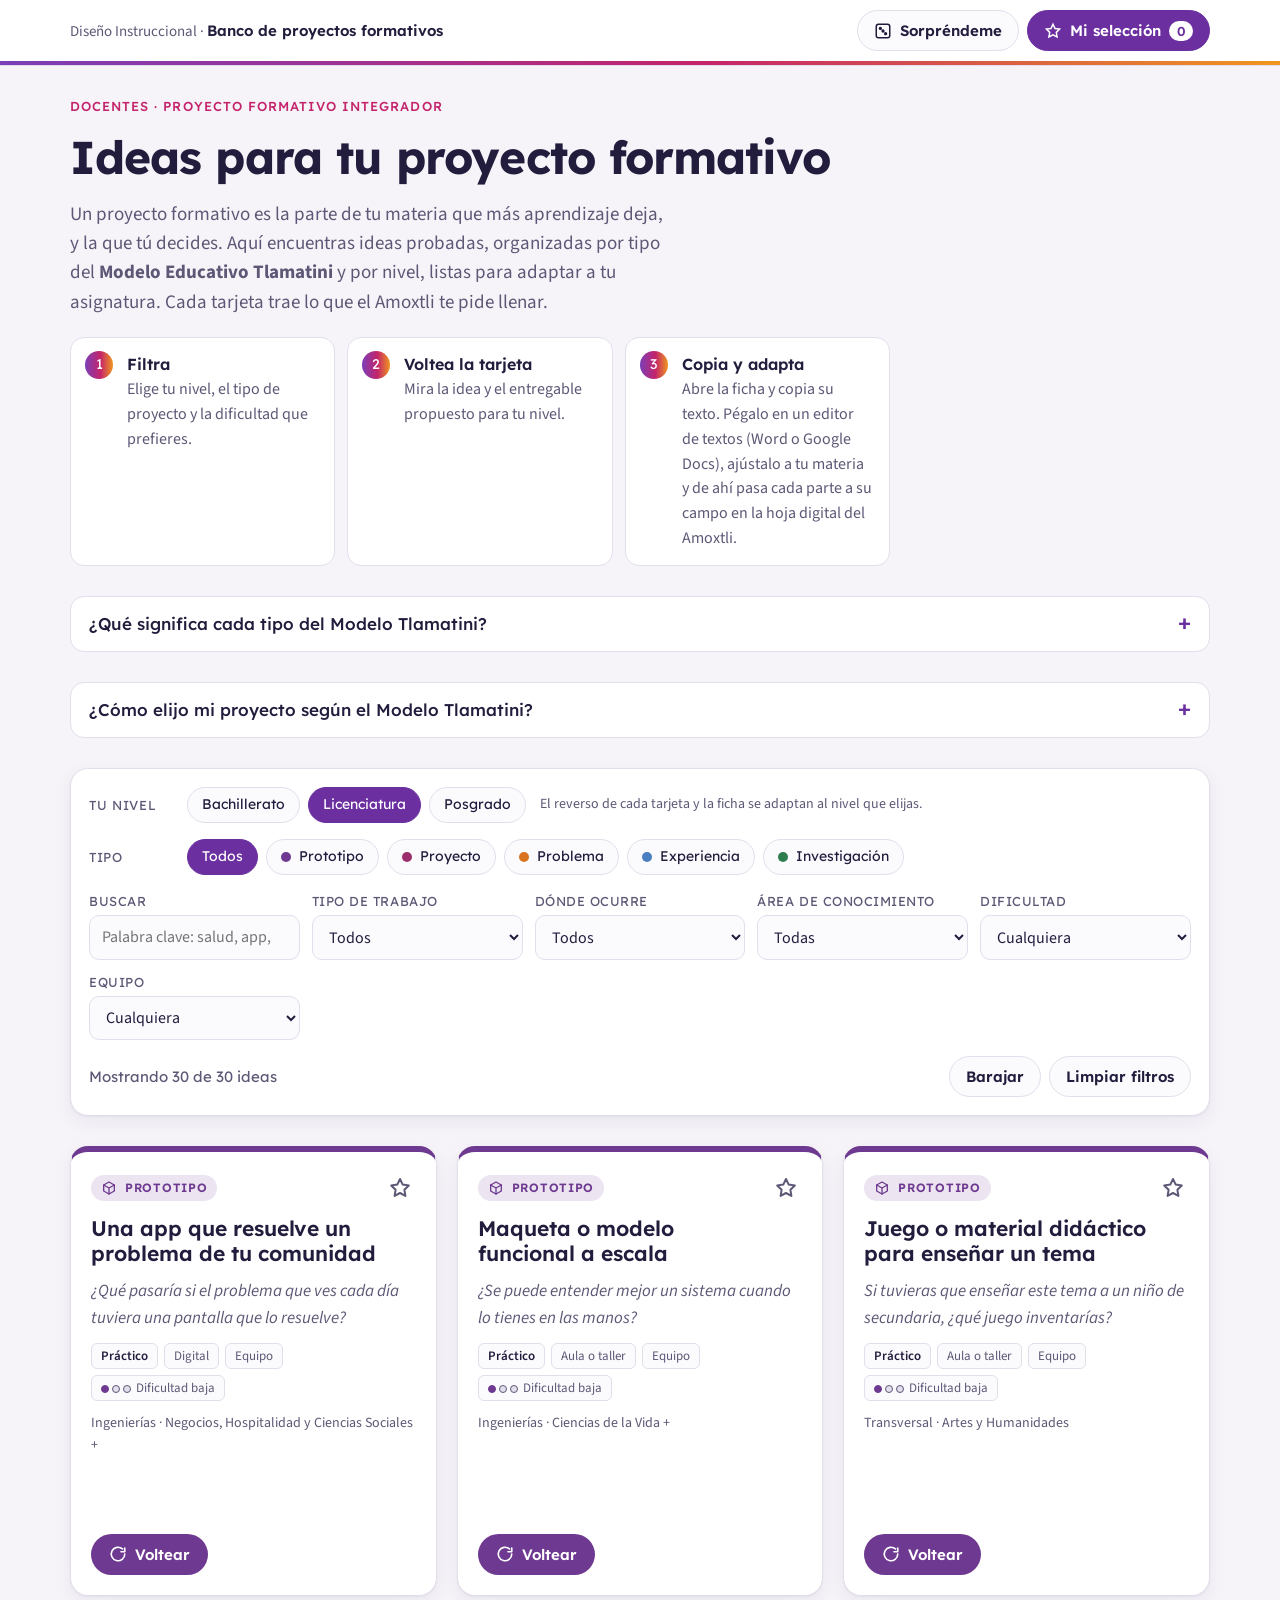
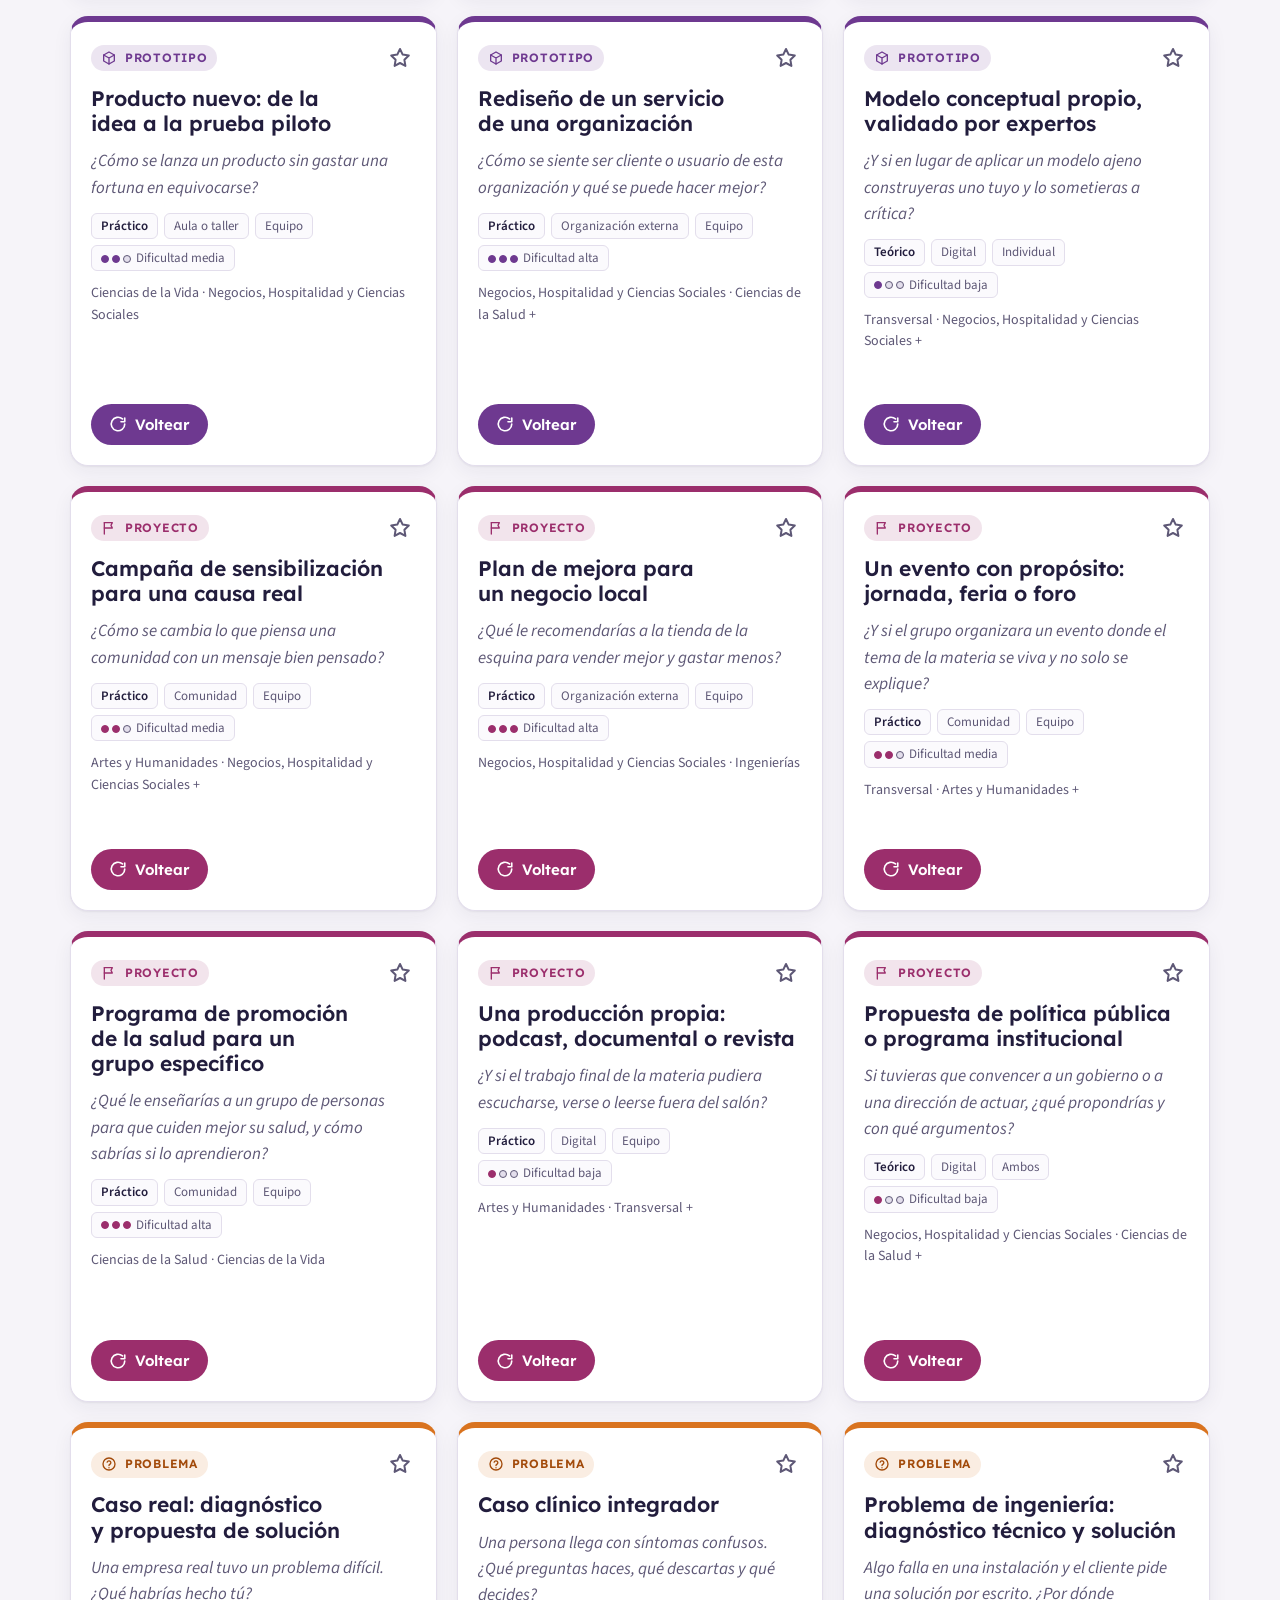
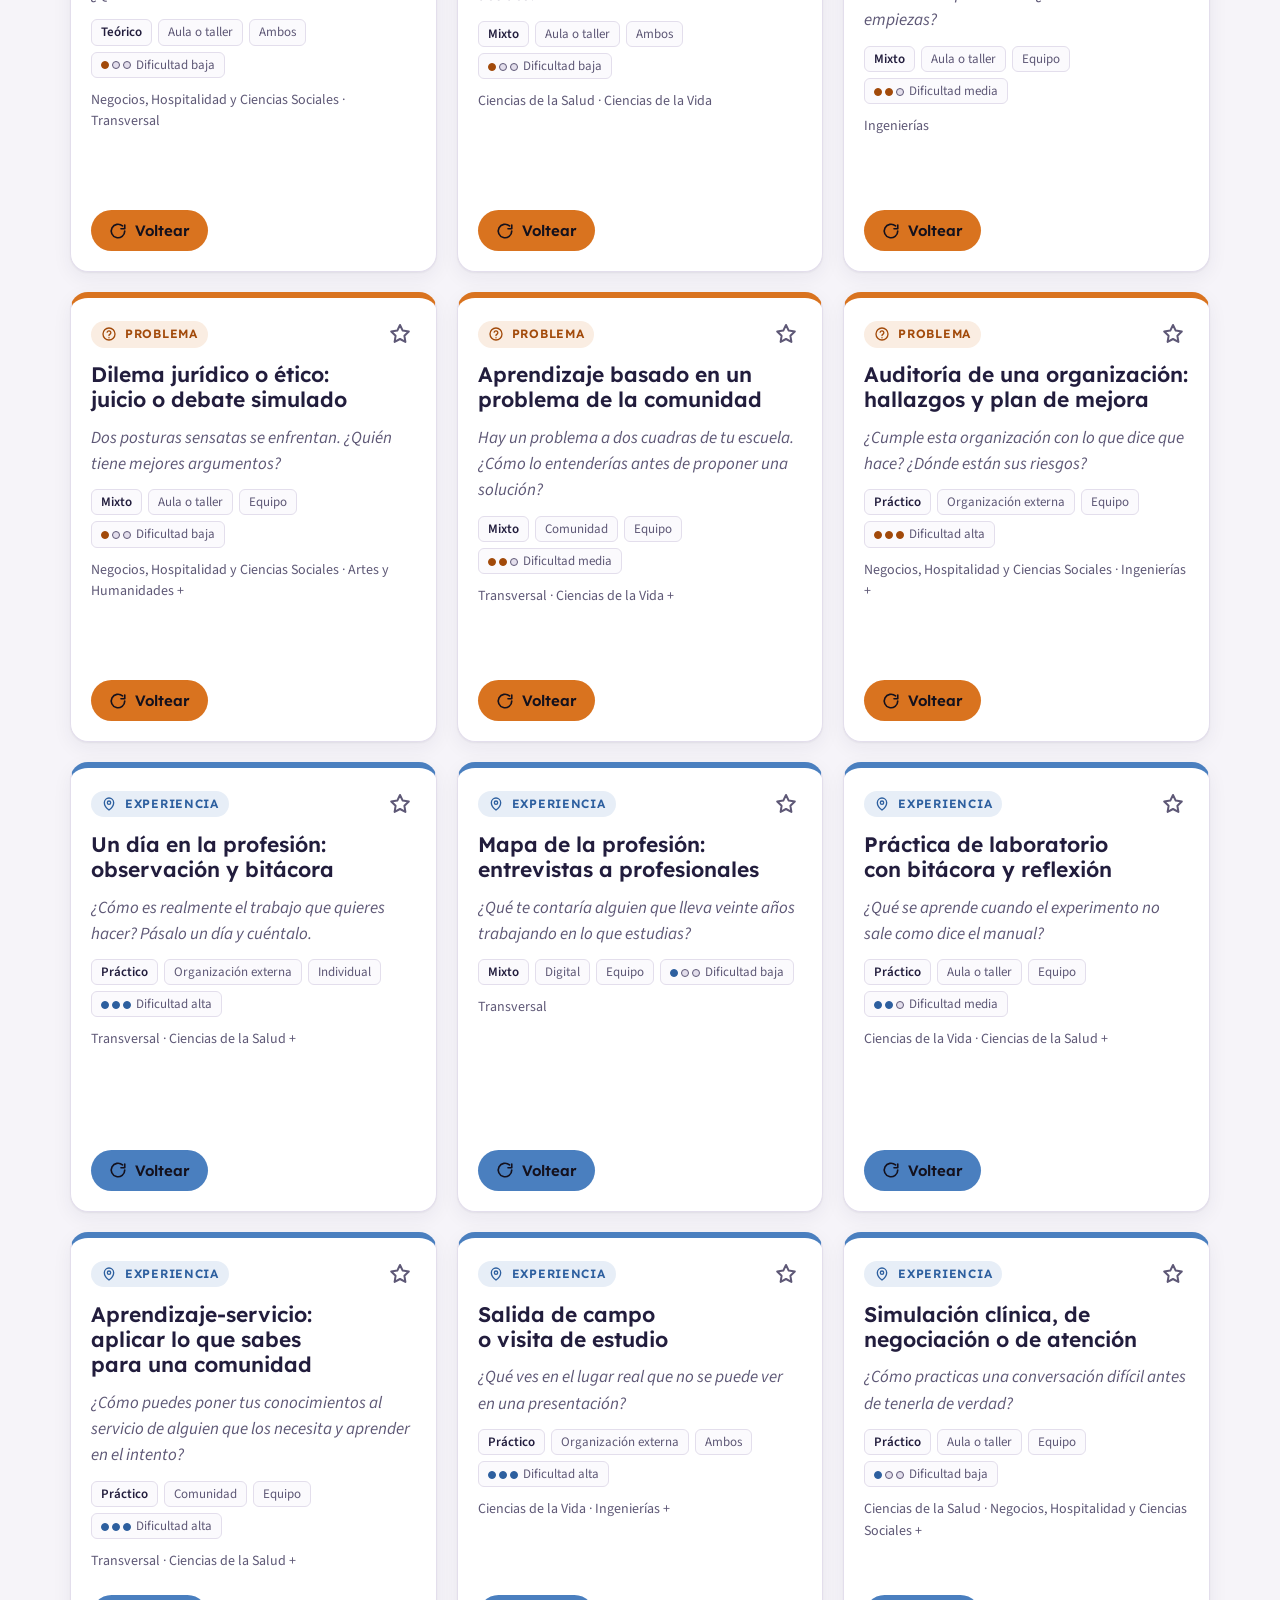
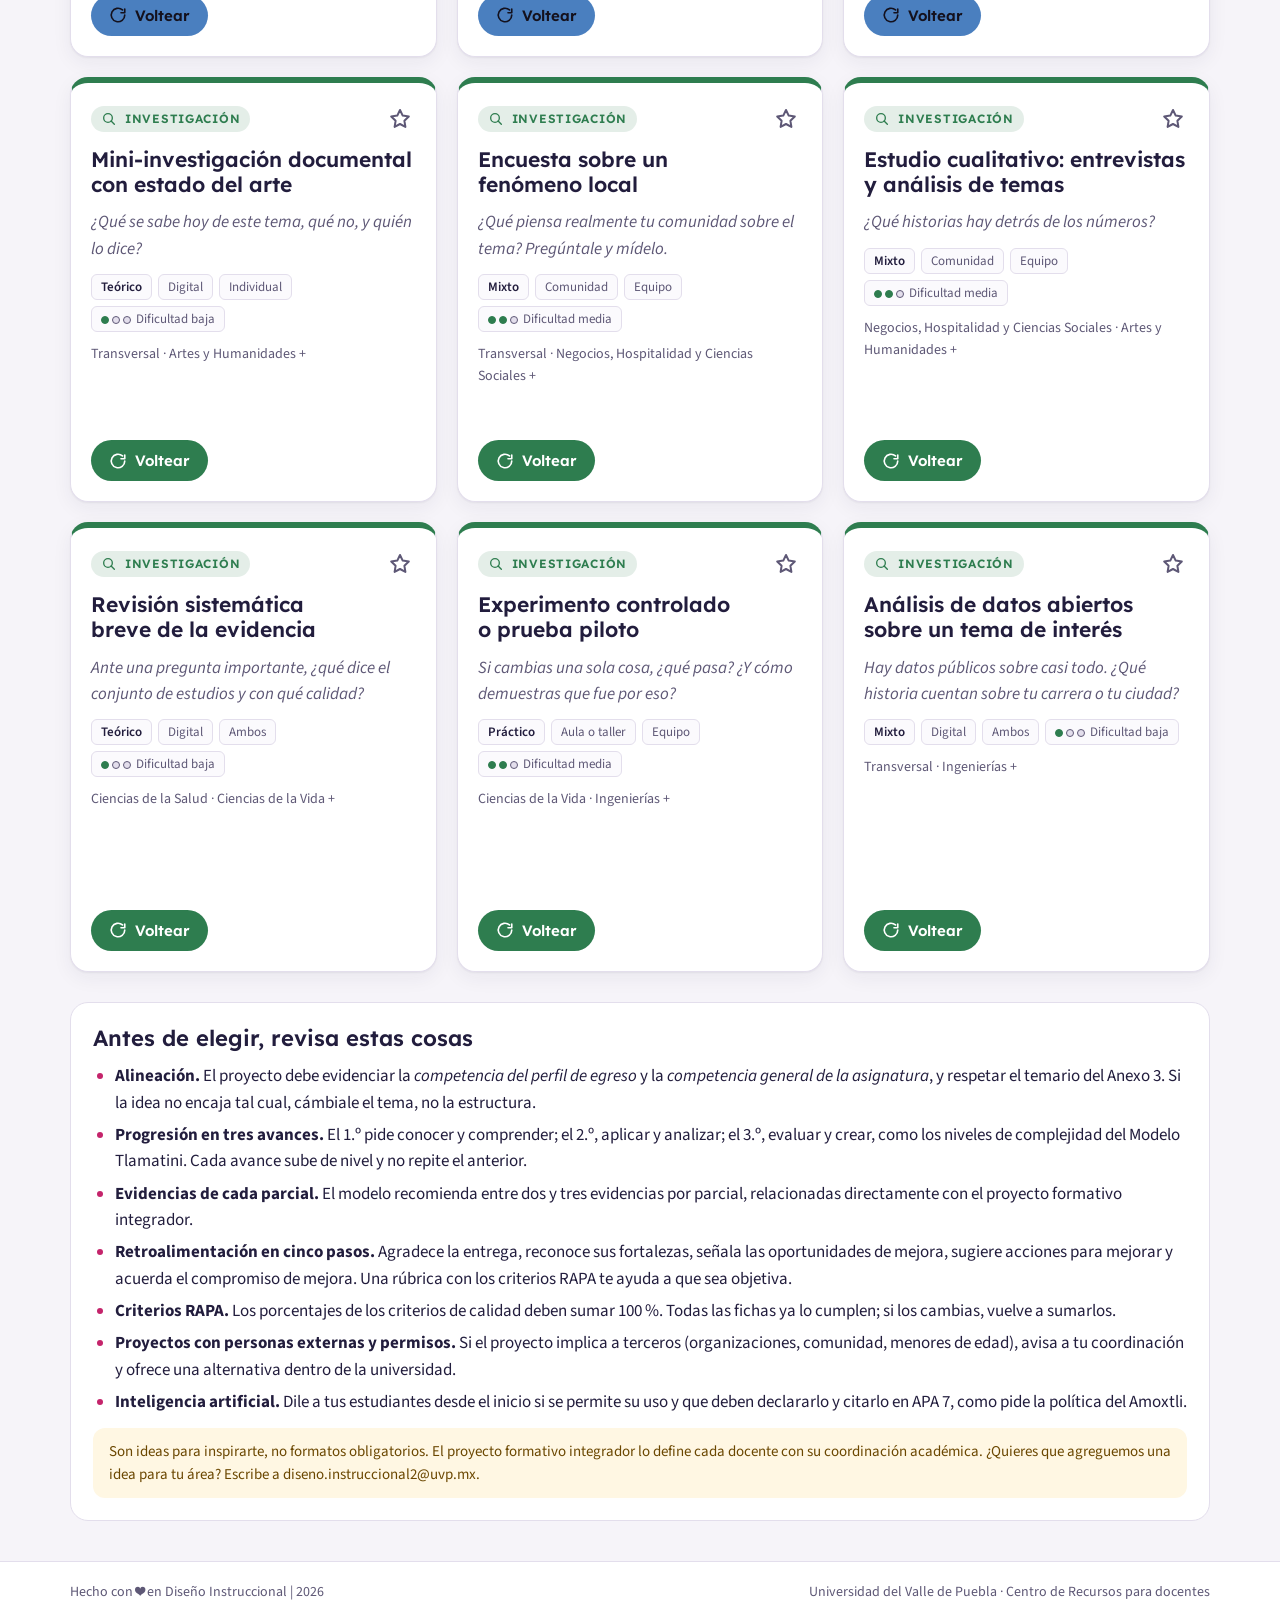
<file: proyectos/index.html>
<!doctype html>
<html lang="es">
<head>
<meta charset="utf-8">
<meta name="viewport" content="width=device-width, initial-scale=1, viewport-fit=cover">
<title>Banco de proyectos formativos · Diseño Instruccional UVP</title>
<meta name="description" content="Ideas de proyectos formativos integradores para docentes de la Universidad del Valle de Puebla, organizadas por tipo del Modelo Educativo Tlamatini, nivel educativo y tipo de trabajo.">
<link rel="preconnect" href="https://fonts.googleapis.com">
<link rel="preconnect" href="https://fonts.gstatic.com" crossorigin>
<link rel="stylesheet" href="https://fonts.googleapis.com/css2?family=Lexend:wght@400;500;600;700&family=Source+Sans+3:ital,wght@0,400;0,600;0,700;1,400&display=swap">
<link rel="stylesheet" href="../a11y.css">
<link rel="stylesheet" href="proyectos.css">
<script src="../a11y.js"></script>
</head>
<body>

<header class="barra"><div class="wrap">
  <span>Diseño Instruccional · <b>Banco de proyectos formativos</b></span>
  <span class="acc">
    <button class="btn" type="button" id="b-sorpresa"><svg viewBox="0 0 24 24" fill="none" stroke="currentColor" stroke-width="2" aria-hidden="true"><rect x="3" y="3" width="18" height="18" rx="3"/><circle cx="8.5" cy="8.5" r="1.2" fill="currentColor"/><circle cx="15.5" cy="15.5" r="1.2" fill="currentColor"/><circle cx="12" cy="12" r="1.2" fill="currentColor"/></svg>Sorpréndeme</button>
    <button class="btn p" type="button" id="b-sel"><svg viewBox="0 0 24 24" fill="none" stroke="currentColor" stroke-width="2" aria-hidden="true"><path d="m12 3 2.7 5.6 6.1.9-4.4 4.3 1 6.1L12 17l-5.4 2.9 1-6.1L3.2 9.5l6.1-.9Z"/></svg>Mi selección <span class="n" id="n-sel">0</span></button>
  </span>
</div></header>

<main class="wrap">

  <section class="hero" aria-labelledby="t-h1">
    <span class="eyebrow">Docentes · Proyecto formativo integrador</span>
    <h1 id="t-h1">Ideas para tu proyecto formativo</h1>
    <p>Un proyecto formativo es la parte de tu materia que más aprendizaje deja, y la que tú decides. Aquí encuentras ideas probadas, organizadas por tipo del <b>Modelo Educativo Tlamatini</b> y por nivel, listas para adaptar a tu asignatura. Cada tarjeta trae lo que el Amoxtli te pide llenar.</p>
    <ol class="pasos3">
      <li><b>Filtra</b>Elige tu nivel, el tipo de proyecto y la dificultad que prefieres.</li>
      <li><b>Voltea la tarjeta</b>Mira la idea y el entregable propuesto para tu nivel.</li>
      <li><b>Copia y adapta</b>Abre la ficha y copia su texto. Pégalo en un editor de textos (Word o Google Docs), ajústalo a tu materia y de ahí pasa cada parte a su campo en la hoja digital del Amoxtli.</li>
    </ol>
  </section>

  <details class="tip">
    <summary>¿Qué significa cada tipo del Modelo Tlamatini?</summary>
    <div class="tipos5">
      <div class="tipo-d" data-tipo="Prototipo"><b>Prototipo</b><span>Se diseña y construye un modelo, producto o solución que se prueba y se mejora: un objeto, una app, una maqueta, un modelo conceptual.</span><small class="metodo">En el modelo: aprendizaje basado en retos y nivel de <b>creación</b>.</small></div>
      <div class="tipo-d" data-tipo="Proyecto"><b>Proyecto</b><span>Se planea y ejecuta un plan con metas, tiempos y recursos que termina en un producto o servicio para alguien: una campaña, un evento, un programa.</span><small class="metodo">En el modelo: aprendizaje basado en proyectos; estrategia sugerida para el nivel de <b>análisis</b>.</small></div>
      <div class="tipo-d" data-tipo="Problema"><b>Problema</b><span>Se parte de una situación problemática, real o simulada, que se analiza, se diagnostica y se resuelve con fundamento: casos, dilemas, diagnósticos.</span><small class="metodo">En el modelo: aprendizaje basado en problemas y en casos; técnica de problematización.</small></div>
      <div class="tipo-d" data-tipo="Experiencia"><b>Experiencia</b><span>Se vive una situación en un entorno real o simulado (organización, comunidad, laboratorio) y se documenta y reflexiona lo aprendido.</span><small class="metodo">En el modelo: experimentación, práctica de laboratorio, simulación e investigación de campo; nivel de <b>aplicación</b>.</small></div>
      <div class="tipo-d" data-tipo="Investigación"><b>Investigación</b><span>Se formula una pregunta, se elige un método, se reúnen y analizan datos o fuentes y se comunican hallazgos con rigor.</span><small class="metodo">En el modelo: aprendizaje basado en la investigación; la investigación empírica es la estrategia del nivel de <b>creación</b>.</small></div>
    </div>
    <p class="nota-d">El Modelo Educativo Tlamatini no define por separado estos cinco tipos (vienen del formato del Amoxtli). Las descripciones son de Diseño Instruccional y se apoyan en los métodos, técnicas y estrategias que propone el modelo (Tablas 3 y 4, pp. 103 y 112).</p>
  </details>

  <details class="tip" id="tlamatini">
    <summary>¿Cómo elijo mi proyecto según el Modelo Tlamatini?</summary>
    <div class="tl-cuerpo">
      <ol class="tl-pasos">
        <li><b>Parte de dos competencias.</b> La del <i>perfil de egreso</i>, que te da tu coordinación académica, y la <i>competencia de la asignatura</i>, que está en el programa de la materia.</li>
        <li><b>Mira el verbo de la competencia.</b> Te dice su nivel de complejidad y, con él, qué estrategia conviene.</li>
        <li><b>Propón tu proyecto formativo integrador.</b> Debe ser la evidencia de que tus estudiantes desarrollaron la competencia. Tu creatividad, tu experiencia y la naturaleza de la materia son las que deciden.</li>
        <li><b>Define los criterios de calidad.</b> Son las condiciones ideales del proyecto (argumentación, coherencia, uso de la lengua, citación, materiales, estética…) con su porcentaje. En el Amoxtli son los criterios RAPA.</li>
        <li><b>Después, los contenidos y las estrategias.</b> En el modelo, la evaluación orienta el resto: primero el proyecto, luego lo que hay que aprender para llegar a él.</li>
      </ol>
      <div class="tl-nivel">
        <p class="tl-t" id="tl-t">¿Qué nivel pide tu competencia?</p>
        <div class="chips" role="group" aria-labelledby="tl-t" id="tl-niveles"></div>
        <div class="tl-res" id="tl-res" aria-live="polite"></div>
      </div>
      <p class="nota-d">Fuente: <i>Modelo Educativo Tlamatini</i>, Universidad del Valle de Puebla, Dirección de Educación e Investigación, 2022, pp. 101–113. La relación entre niveles y tipos del Amoxtli es una orientación de Diseño Instruccional.</p>
    </div>
  </details>

  <section class="filtros" aria-label="Filtros">
    <div class="fila">
      <span class="et" id="et-nivel">Tu nivel</span>
      <div class="chips" role="group" aria-labelledby="et-nivel" id="f-nivel"></div>
      <span class="nivel-ayuda">El reverso de cada tarjeta y la ficha se adaptan al nivel que elijas.</span>
    </div>
    <div class="fila">
      <span class="et" id="et-tipo">Tipo</span>
      <div class="chips" role="group" aria-labelledby="et-tipo" id="f-tipo"></div>
    </div>
    <div class="sel-grid">
      <label>Buscar<input type="search" id="f-q" placeholder="Palabra clave: salud, app, comunidad…" autocomplete="off"></label>
      <label>Tipo de trabajo<select id="f-nat"><option value="">Todos</option><option>Teórico</option><option>Práctico</option><option>Mixto</option></select></label>
      <label>Dónde ocurre<select id="f-ent"><option value="">Todos</option></select></label>
      <label>Área de conocimiento<select id="f-area"><option value="">Todas</option></select></label>
      <label>Dificultad<select id="f-log"><option value="">Cualquiera</option><option value="1">Baja · solo en el aula o en digital</option><option value="2">Media · requiere algo de organización</option><option value="3">Alta · requiere apoyo de personas externas</option></select></label>
      <label>Equipo<select id="f-eq"><option value="">Cualquiera</option><option>Individual</option><option>Equipo</option><option>Ambos</option></select></label>
    </div>
    <div class="fin">
      <span id="cuenta" role="status" aria-live="polite"></span>
      <span class="acc" style="display:flex;gap:8px;flex-wrap:wrap">
        <button class="btn" type="button" id="b-barajar">Barajar</button>
        <button class="btn" type="button" id="b-limpiar">Limpiar filtros</button>
      </span>
    </div>
  </section>

  <section aria-label="Proyectos formativos"><div class="mazo" id="mazo"></div><div class="vacio" id="vacio" hidden><b>Ningún proyecto cumple todos los filtros.</b><span>Prueba quitando alguno, o limpia los filtros para ver todo el banco.</span><button class="btn p" type="button" id="b-limpiar2">Limpiar filtros</button></div></section>

  <section class="antes" aria-labelledby="t-antes">
    <h2 id="t-antes">Antes de elegir, revisa estas cosas</h2>
    <ul>
      <li><b>Alineación.</b> El proyecto debe evidenciar la <i>competencia del perfil de egreso</i> y la <i>competencia general de la asignatura</i>, y respetar el temario del Anexo 3. Si la idea no encaja tal cual, cámbiale el tema, no la estructura.</li>
      <li><b>Progresión en tres avances.</b> El 1.º pide conocer y comprender; el 2.º, aplicar y analizar; el 3.º, evaluar y crear, como los niveles de complejidad del Modelo Tlamatini. Cada avance sube de nivel y no repite el anterior.</li>
      <li><b>Evidencias de cada parcial.</b> El modelo recomienda entre dos y tres evidencias por parcial, relacionadas directamente con el proyecto formativo integrador.</li>
      <li><b>Retroalimentación en cinco pasos.</b> Agradece la entrega, reconoce sus fortalezas, señala las oportunidades de mejora, sugiere acciones para mejorar y acuerda el compromiso de mejora. Una rúbrica con los criterios RAPA te ayuda a que sea objetiva.</li>
      <li><b>Criterios RAPA.</b> Los porcentajes de los criterios de calidad deben sumar 100 %. Todas las fichas ya lo cumplen; si los cambias, vuelve a sumarlos.</li>
      <li><b>Proyectos con personas externas y permisos.</b> Si el proyecto implica a terceros (organizaciones, comunidad, menores de edad), avisa a tu coordinación y ofrece una alternativa dentro de la universidad.</li>
      <li><b>Inteligencia artificial.</b> Dile a tus estudiantes desde el inicio si se permite su uso y que deben declararlo y citarlo en APA 7, como pide la política del Amoxtli.</li>
    </ul>
    <p class="aviso">Son ideas para inspirarte, no formatos obligatorios. El proyecto formativo integrador lo define cada docente con su coordinación académica. ¿Quieres que agreguemos una idea para tu área? Escribe a diseno.instruccional2@uvp.mx.</p>
  </section>
</main>

<footer class="pie"><div class="wrap"><span>Hecho con ❤️ en Diseño Instruccional | 2026</span><span>Universidad del Valle de Puebla · Centro de Recursos para docentes</span></div></footer>

<dialog id="ficha" aria-labelledby="fi-t">
  <div class="d-cab" id="fi-cab">
    <div><span class="tag-t" id="fi-tag"></span><h2 id="fi-t" style="margin-top:8px"></h2></div>
    <div class="d-acc">
      <span class="copiado" id="fi-ok" hidden role="status">Copiado ✓ Pégalo en Word o Google Docs</span>
      <button class="btn m" type="button" id="fi-copiar">Copiar texto de la idea</button>
      <button class="btn" type="button" id="fi-fav" aria-pressed="false">☆ Guardar</button>
      <button class="btn" type="button" id="fi-imp">Imprimir</button>
      <button class="btn p" type="button" id="fi-x">Cerrar ✕</button>
    </div>
  </div>
  <p class="nota-copia"><b>¿Cómo la paso al Amoxtli?</b> «Copiar texto de la idea» copia la ficha completa. Pégala en un editor de textos (Word o Google Docs), adáptala a tu materia y de ahí copia cada parte a su campo en «Solo docentes: Hoja digital del Amoxtli»: entregable, situación, requisitos y criterios RAPA.</p>
  <div class="d-cuerpo" id="fi-c"></div>
</dialog>

<dialog id="seleccion" aria-labelledby="se-t">
  <div class="d-cab">
    <div><h2 id="se-t">Mi selección</h2><p class="sub" style="color:var(--tinta2);font-size:15px;margin-top:4px">Se guarda solo en este navegador. Compárala con tu coordinación o llévatela como lista.</p></div>
    <div class="d-acc">
      <span class="copiado" id="se-ok" hidden role="status">Copiado ✓</span>
      <button class="btn m" type="button" id="se-copiar">Copiar lista</button>
      <button class="btn" type="button" id="se-imp">Imprimir</button>
      <button class="btn p" type="button" id="se-x">Cerrar ✕</button>
    </div>
  </div>
  <div class="d-cuerpo" id="se-c"></div>
</dialog>

<script src="datos/1-prototipo.js"></script>
<script src="datos/2-proyecto.js"></script>
<script src="datos/3-problema.js"></script>
<script src="datos/4-experiencia.js"></script>
<script src="datos/5-investigacion.js"></script>
<script src="proyectos.js"></script>
</body>
</html>
</file>
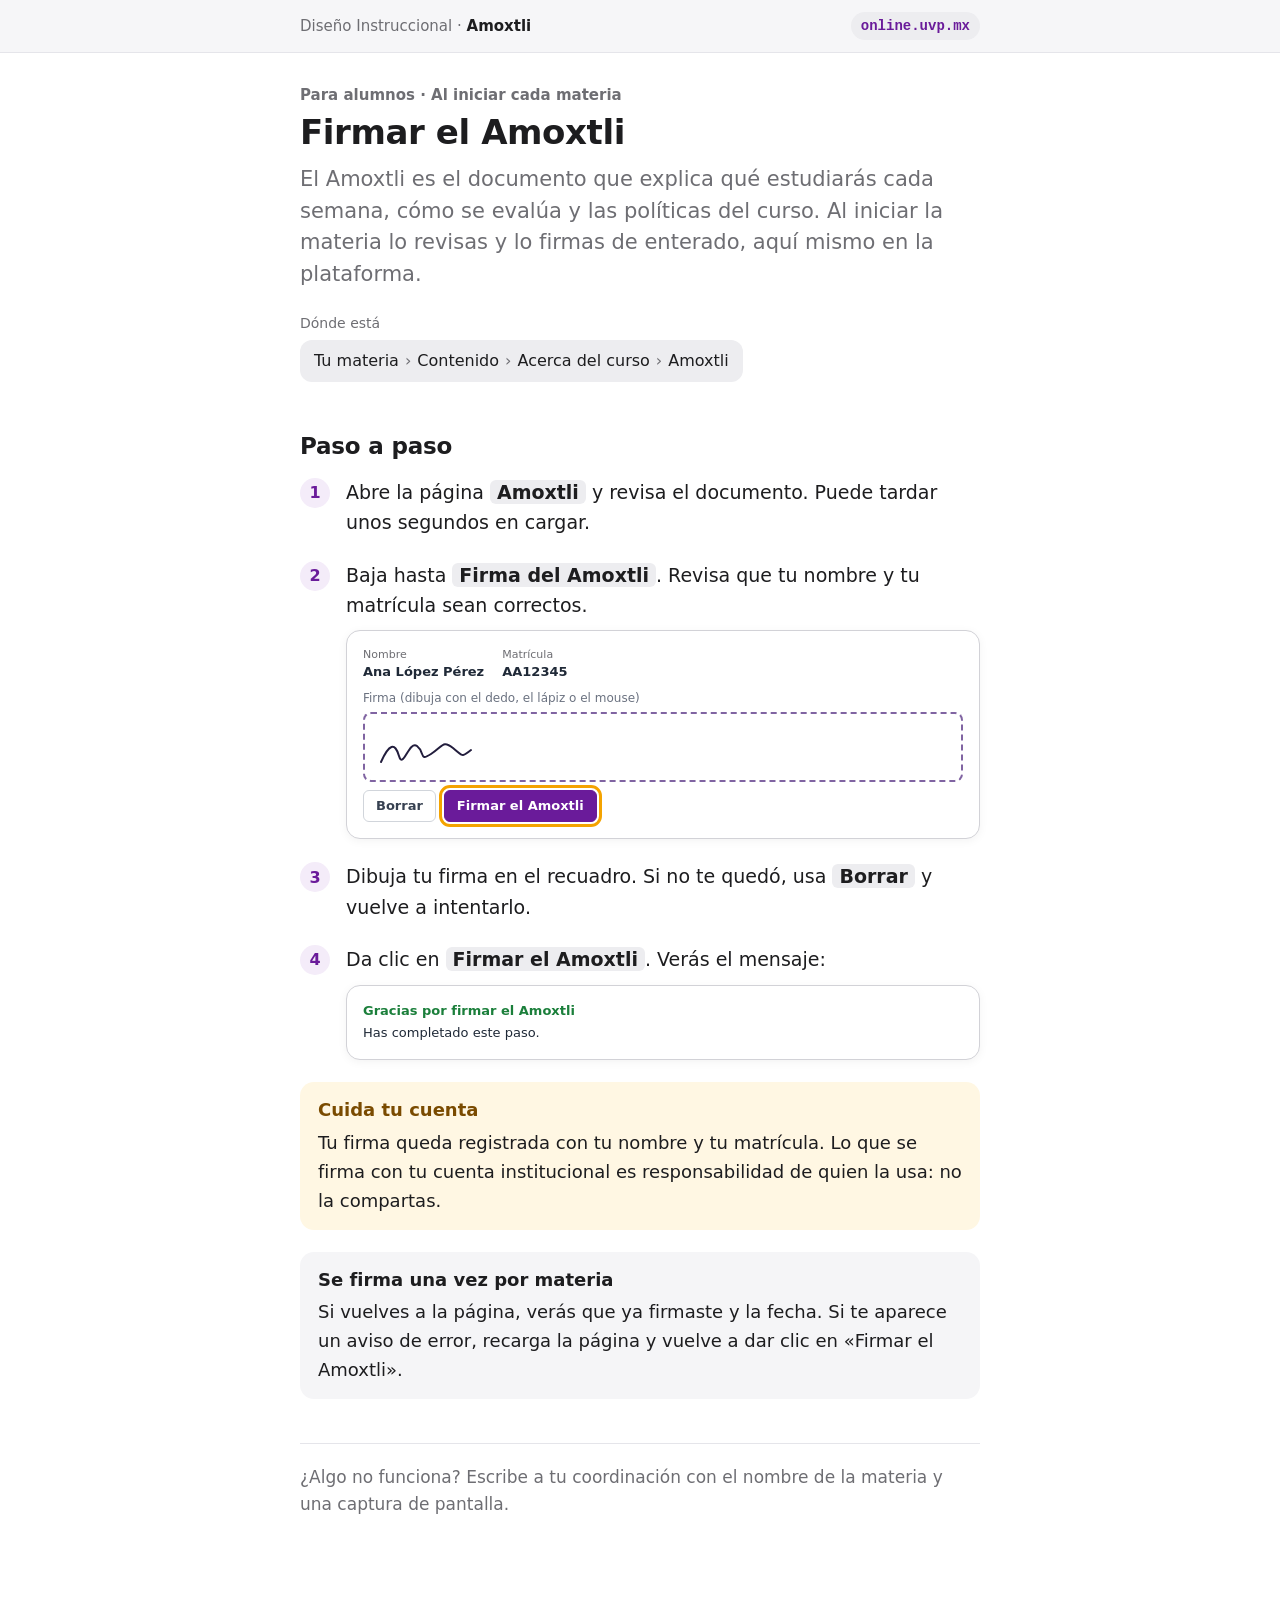
<file: fichas/amoxtli-alumno.html>
<!doctype html>
<html lang="es">
<head>
<meta charset="utf-8">
<meta name="viewport" content="width=device-width, initial-scale=1">
<title>Firmar el Amoxtli · Diseño Instruccional UVP</title>
<link rel="stylesheet" href="ficha.css">
<link rel="stylesheet" href="../a11y.css">
<script src="../a11y.js"></script>
<style>
.sig-p{border:2px dashed #8064A2;border-radius:8px;height:70px;background:#fff;display:flex;align-items:flex-end;padding:6px 10px}
.sig-p svg{width:150px;height:40px}
.dato-p{display:flex;gap:18px;flex-wrap:wrap;font-size:13px;margin-bottom:8px}
.dato-p small{display:block;color:#6E6E73;font-size:11px}
.ok-p{color:#1B7F3B;font-weight:600;font-size:13px}
</style>
</head>
<body>
<header class="barra"><div class="col"><span>Diseño Instruccional · <b>Amoxtli</b></span><span class="plat">online.uvp.mx</span></div></header>

<article class="tema col">
  <p class="nivel">Para alumnos · Al iniciar cada materia</p>
  <h1>Firmar el Amoxtli</h1>
  <p class="entrada">El Amoxtli es el documento que explica qué estudiarás cada semana, cómo se evalúa y las políticas del curso. Al iniciar la materia lo revisas y lo firmas de enterado, aquí mismo en la plataforma.</p>

  <p class="ruta-t">Dónde está</p>
  <p class="ruta">Tu materia <i>›</i> Contenido <i>›</i> Acerca del curso <i>›</i> Amoxtli</p>

  <h2>Paso a paso</h2>
  <ol class="pasos">
    <li>Abre la página <span class="b">Amoxtli</span> y revisa el documento. Puede tardar unos segundos en cargar.</li>
    <li>Baja hasta <span class="b">Firma del Amoxtli</span>. Revisa que tu nombre y tu matrícula sean correctos.
      <figure class="pantalla"><div class="marco-p"><div class="cuerpo-p">
        <div class="dato-p"><span><small>Nombre</small><b>Ana López Pérez</b></span><span><small>Matrícula</small><b>AA12345</b></span></div>
        <div class="etq-p">Firma (dibuja con el dedo, el lápiz o el mouse)</div>
        <div class="sig-p"><svg viewBox="0 0 150 40" aria-hidden="true"><path d="M6 28c8-18 14-20 18-6s10-16 18-10 2 16 14 8 12-14 22-6 8 10 18 2" fill="none" stroke="#221D3D" stroke-width="2" stroke-linecap="round"/></svg></div>
        <div class="fila-p" style="margin-top:8px"><span class="btn-p">Borrar</span><span class="btn-p azul marca" style="background:#6A1B9A;border-color:#6A1B9A">Firmar el Amoxtli</span></div>
      </div></div></figure>
    </li>
    <li>Dibuja tu firma en el recuadro. Si no te quedó, usa <span class="b">Borrar</span> y vuelve a intentarlo.</li>
    <li>Da clic en <span class="b">Firmar el Amoxtli</span>. Verás el mensaje:
      <figure class="pantalla"><div class="marco-p"><div class="cuerpo-p"><p class="ok-p" style="margin:0">Gracias por firmar el Amoxtli</p><p style="margin:4px 0 0;font-size:13px">Has completado este paso.</p></div></div></figure>
    </li>
  </ol>

  <div class="nota"><b>Cuida tu cuenta</b>Tu firma queda registrada con tu nombre y tu matrícula. Lo que se firma con tu cuenta institucional es responsabilidad de quien la usa: no la compartas.</div>
  <div class="consejo"><b>Se firma una vez por materia</b>Si vuelves a la página, verás que ya firmaste y la fecha. Si te aparece un aviso de error, recarga la página y vuelve a dar clic en «Firmar el Amoxtli».</div>

  <p class="ayuda">¿Algo no funciona? Escribe a tu coordinación con el nombre de la materia y una captura de pantalla.</p>
</article>
</body>
</html>
</file>
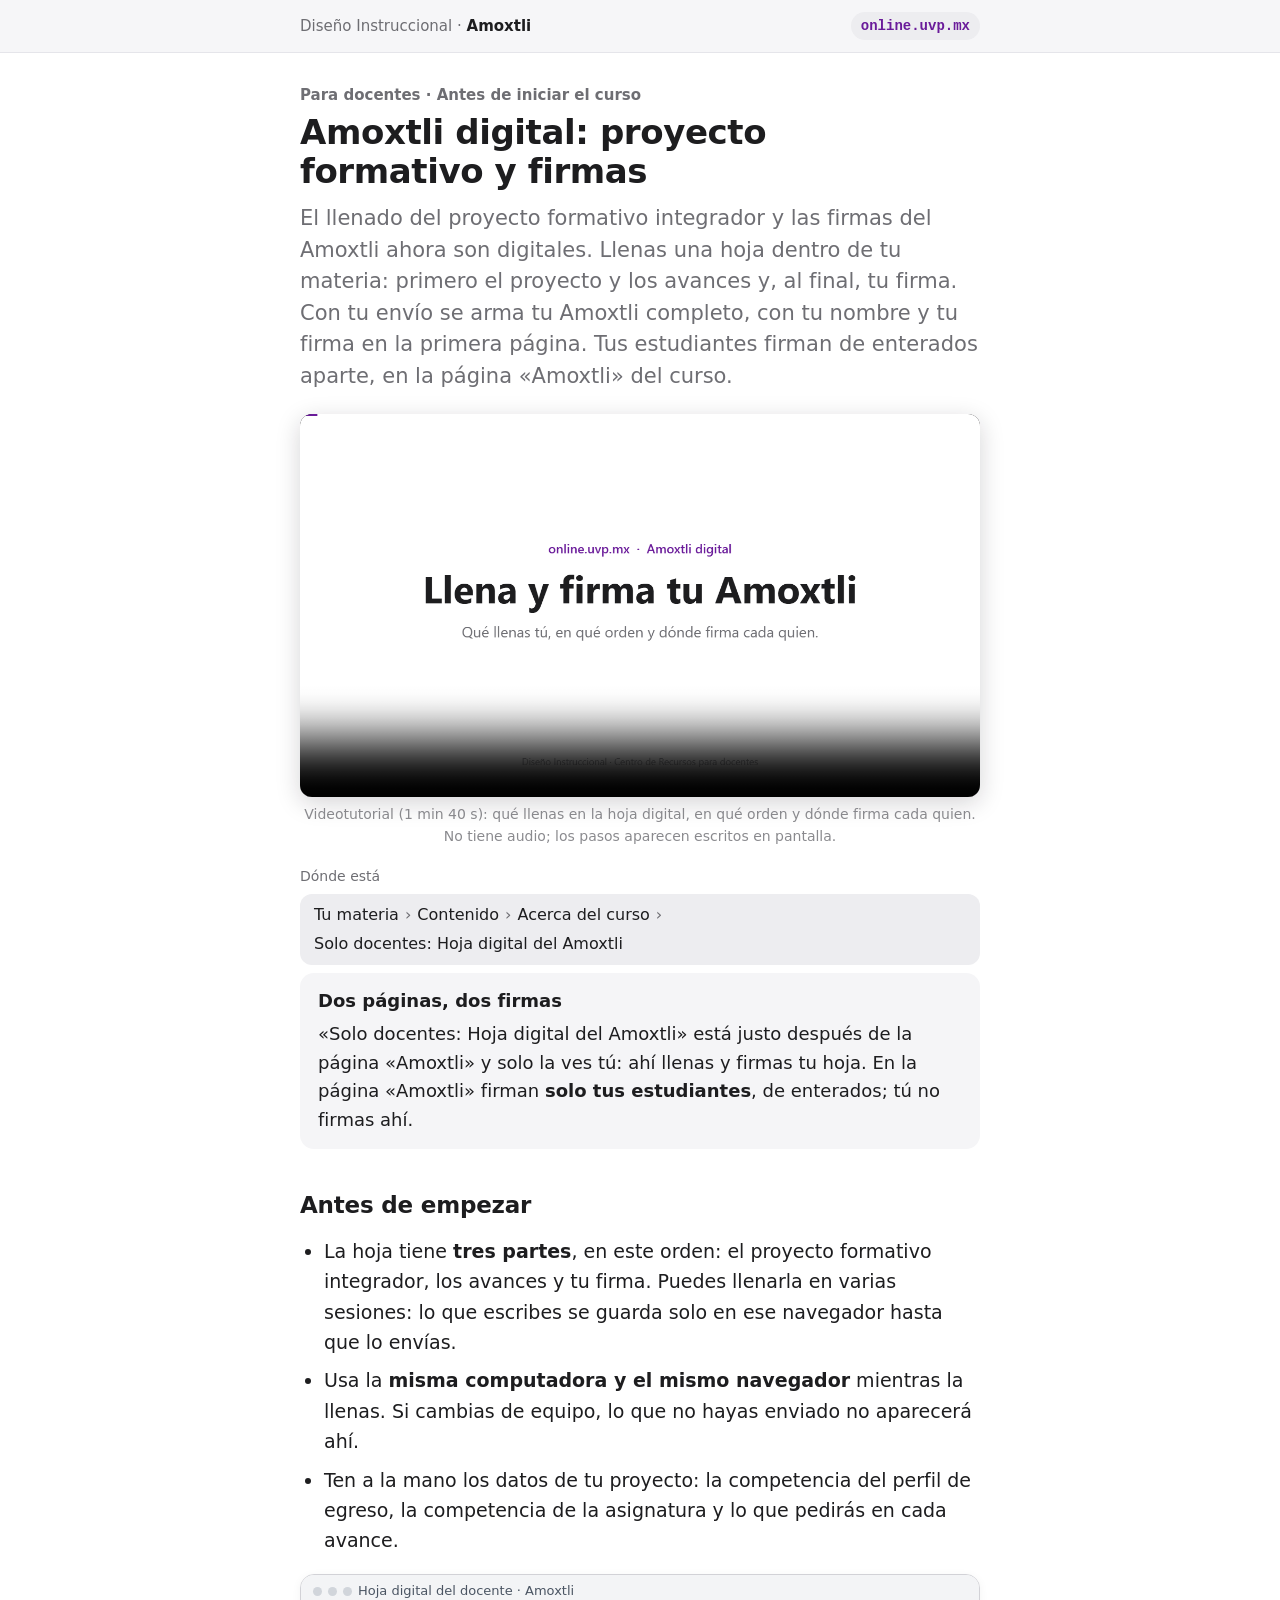
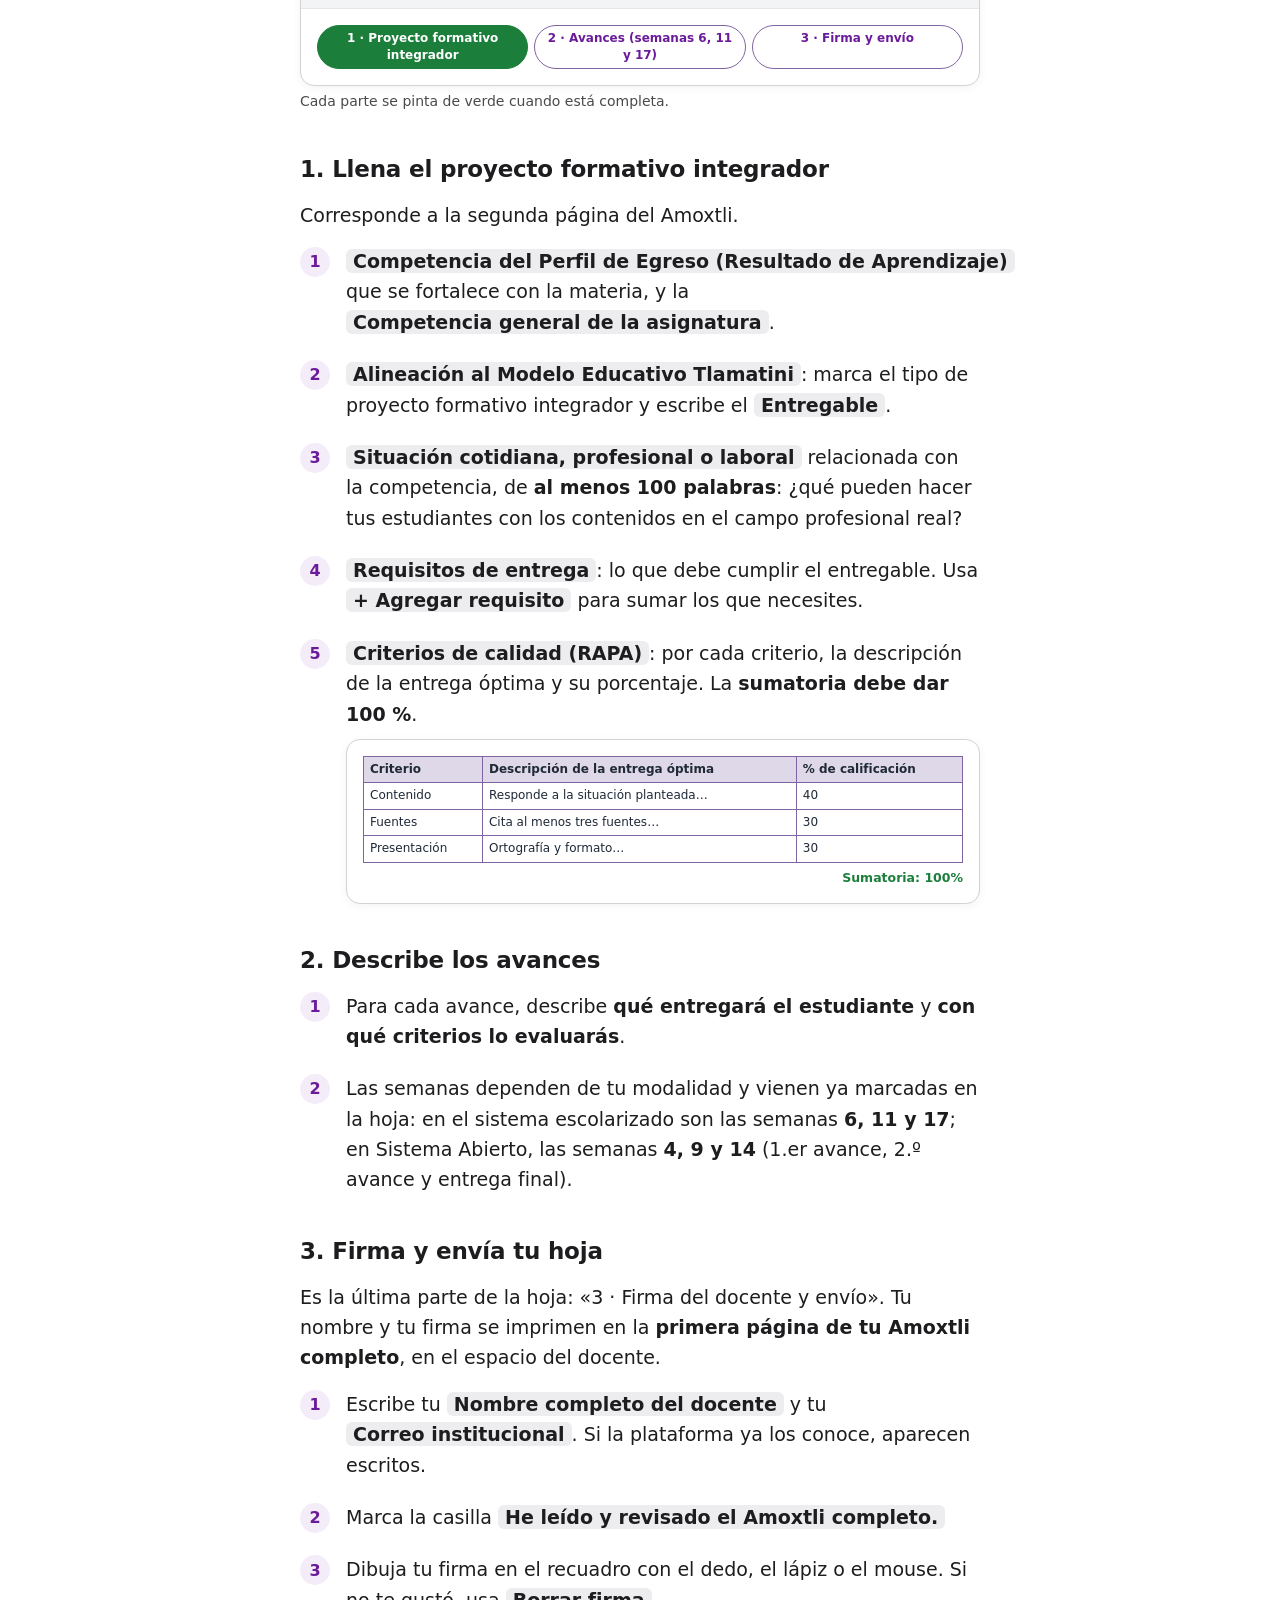
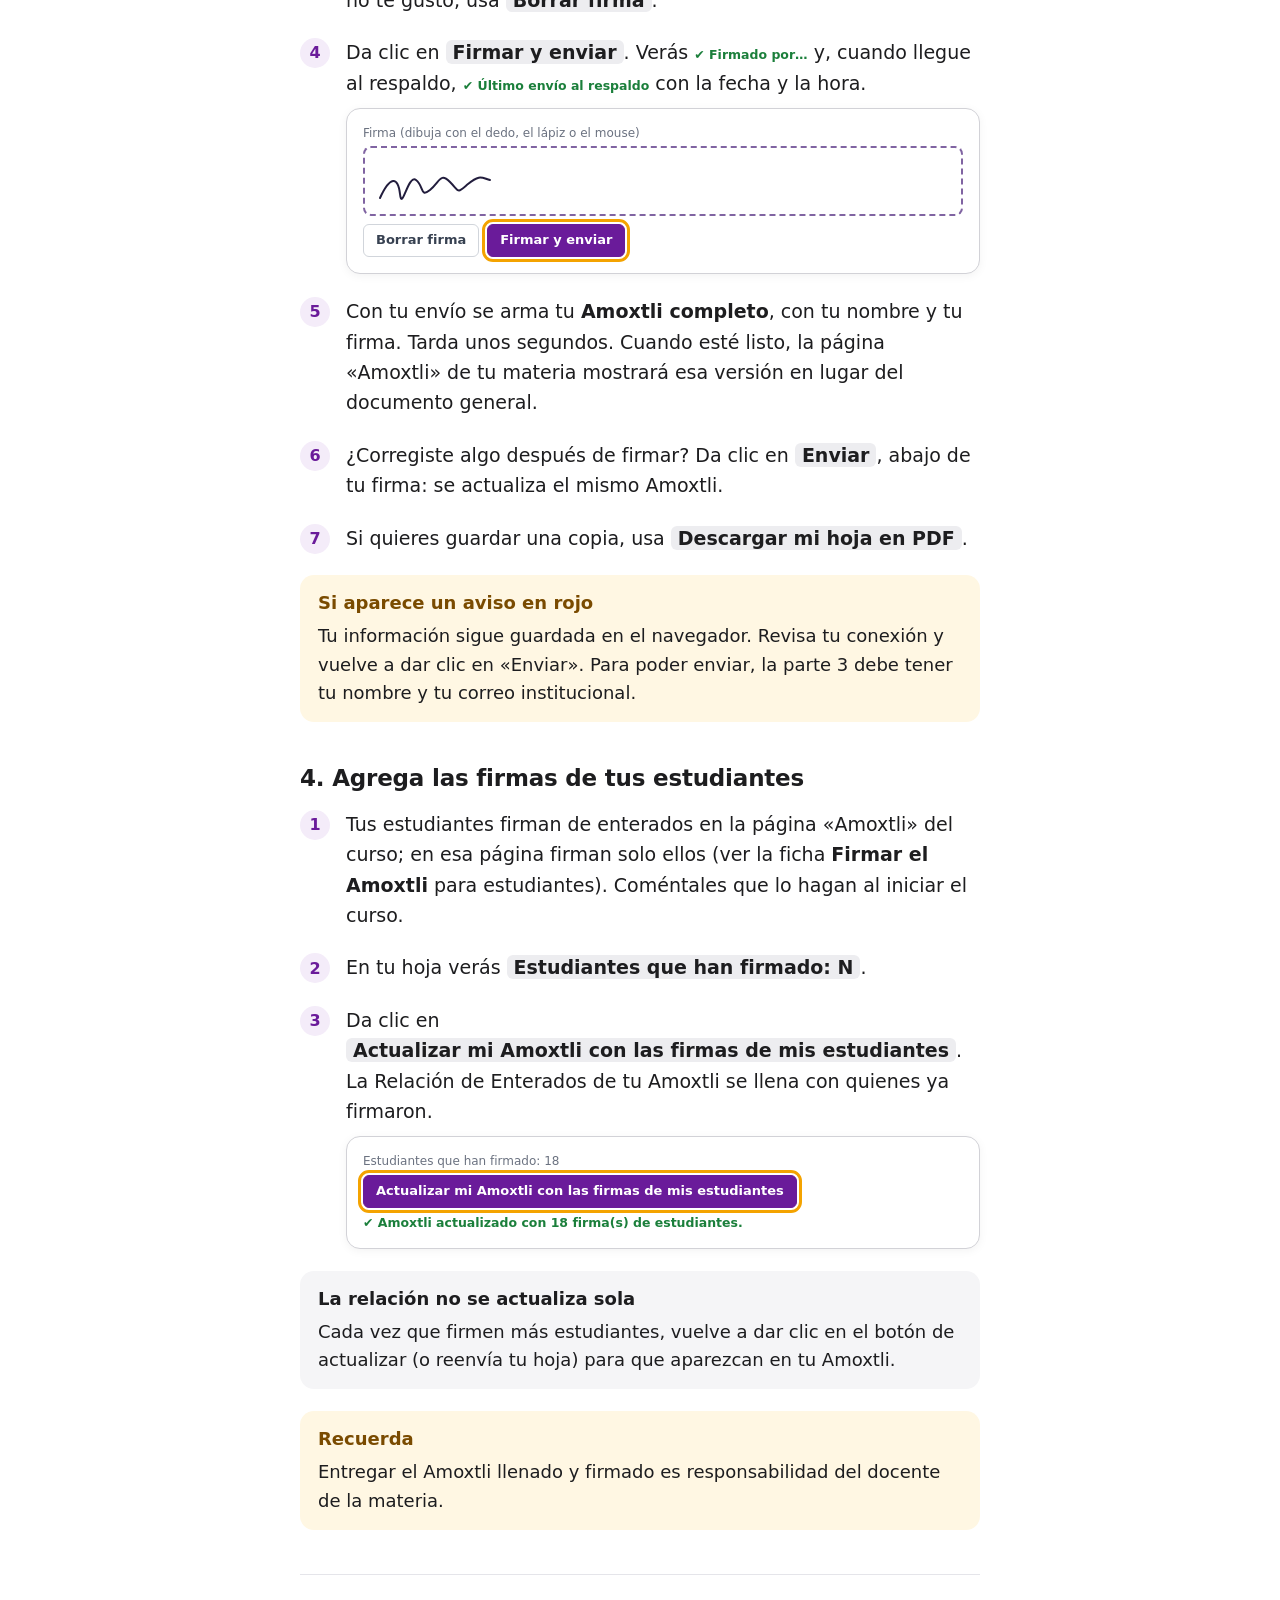
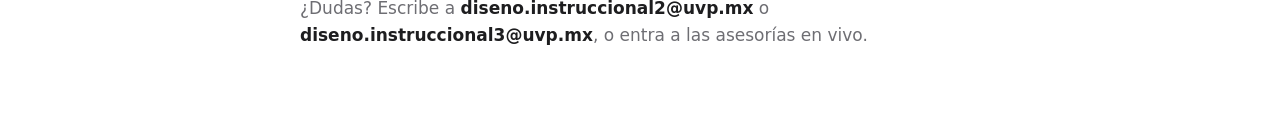
<file: fichas/amoxtli-docente.html>
<!doctype html>
<html lang="es">
<head>
<meta charset="utf-8">
<meta name="viewport" content="width=device-width, initial-scale=1">
<title>Amoxtli digital: proyecto formativo y firmas · Diseño Instruccional UVP</title>
<link rel="stylesheet" href="ficha.css">
<link rel="stylesheet" href="../a11y.css">
<script src="../a11y.js"></script>
<style>
.sig-p{border:2px dashed #8064A2;border-radius:8px;height:70px;background:#fff;display:flex;align-items:flex-end;padding:6px 10px;color:#6E6E73;font-size:12px}
.sig-p svg{width:150px;height:40px}
.pasos3{display:flex;gap:6px;flex-wrap:wrap}
.pasos3 span{flex:1;min-width:120px;text-align:center;border:1.5px solid #8064A2;border-radius:999px;padding:4px 8px;font-size:12px;font-weight:600;color:#6A1B9A;background:#fff}
.pasos3 span.done{background:#1B7F3B;border-color:#1B7F3B;color:#fff}
.tabla-p{width:100%;border-collapse:collapse;font-size:12px}
.tabla-p th,.tabla-p td{border:1px solid #8064A2;padding:4px 6px;text-align:left}
.tabla-p th{background:#DFD8E8}
.ok-p{color:#1B7F3B;font-weight:600;font-size:12.5px}
.video-f{margin:18px 0}
.video-f video{display:block;width:100%;aspect-ratio:16/9;border-radius:12px;background:#111;box-shadow:0 6px 24px rgba(20,17,29,.18)}
.video-f figcaption{font-size:14px;margin-top:6px;opacity:.8}
.chico-f{font-size:14px;opacity:.8;margin-top:-4px}
</style>
</head>
<body>
<header class="barra"><div class="col"><span>Diseño Instruccional · <b>Amoxtli</b></span><span class="plat">online.uvp.mx</span></div></header>

<article class="tema col">
  <p class="nivel">Para docentes · Antes de iniciar el curso</p>
  <h1>Amoxtli digital: proyecto formativo y firmas</h1>
  <p class="entrada">El llenado del proyecto formativo integrador y las firmas del Amoxtli ahora son digitales. Llenas una hoja dentro de tu materia: primero el proyecto y los avances y, al final, tu firma. Con tu envío se arma tu Amoxtli completo, con tu nombre y tu firma en la primera página. Tus estudiantes firman de enterados aparte, en la página «Amoxtli» del curso.</p>

  <figure class="video-f">
    <video controls preload="none" playsinline poster="../guia/Videos/Tutorial_08_AmoxtliDigital.png" aria-describedby="video-desc">
      <source src="../guia/Videos/Tutorial_08_AmoxtliDigital.mp4" type="video/mp4">
    </video>
    <figcaption id="video-desc">Videotutorial (1 min 40 s): qué llenas en la hoja digital, en qué orden y dónde firma cada quien. No tiene audio; los pasos aparecen escritos en pantalla.</figcaption>
  </figure>

  <p class="ruta-t">Dónde está</p>
  <p class="ruta">Tu materia <i>›</i> Contenido <i>›</i> Acerca del curso <i>›</i> Solo docentes: Hoja digital del Amoxtli</p>

  <div class="consejo"><b>Dos páginas, dos firmas</b>«Solo docentes: Hoja digital del Amoxtli» está justo después de la página «Amoxtli» y solo la ves tú: ahí llenas y firmas tu hoja. En la página «Amoxtli» firman <b>solo tus estudiantes</b>, de enterados; tú no firmas ahí.</div>

  <h2>Antes de empezar</h2>
  <ul>
    <li>La hoja tiene <b>tres partes</b>, en este orden: el proyecto formativo integrador, los avances y tu firma. Puedes llenarla en varias sesiones: lo que escribes se guarda solo en ese navegador hasta que lo envías.</li>
    <li>Usa la <b>misma computadora y el mismo navegador</b> mientras la llenas. Si cambias de equipo, lo que no hayas enviado no aparecerá ahí.</li>
    <li>Ten a la mano los datos de tu proyecto: la competencia del perfil de egreso, la competencia de la asignatura y lo que pedirás en cada avance.</li>
  </ul>
  <figure class="pantalla"><div class="marco-p"><div class="cab-p"><i></i><i></i><i></i>Hoja digital del docente · Amoxtli</div><div class="cuerpo-p">
    <div class="pasos3"><span class="done">1 · Proyecto formativo integrador</span><span>2 · Avances (semanas 6, 11 y 17)</span><span>3 · Firma y envío</span></div>
  </div></div></figure>
  <p class="chico-f">Cada parte se pinta de verde cuando está completa.</p>

  <h2>1. Llena el proyecto formativo integrador</h2>
  <p>Corresponde a la segunda página del Amoxtli.</p>
  <ol class="pasos">
    <li><span class="b">Competencia del Perfil de Egreso (Resultado de Aprendizaje)</span> que se fortalece con la materia, y la <span class="b">Competencia general de la asignatura</span>.</li>
    <li><span class="b">Alineación al Modelo Educativo Tlamatini</span>: marca el tipo de proyecto formativo integrador y escribe el <span class="b">Entregable</span>.</li>
    <li><span class="b">Situación cotidiana, profesional o laboral</span> relacionada con la competencia, de <b>al menos 100 palabras</b>: ¿qué pueden hacer tus estudiantes con los contenidos en el campo profesional real?</li>
    <li><span class="b">Requisitos de entrega</span>: lo que debe cumplir el entregable. Usa <span class="b">+ Agregar requisito</span> para sumar los que necesites.</li>
    <li><span class="b">Criterios de calidad (RAPA)</span>: por cada criterio, la descripción de la entrega óptima y su porcentaje. La <b>sumatoria debe dar 100 %</b>.
      <figure class="pantalla"><div class="marco-p"><div class="cuerpo-p">
        <table class="tabla-p"><tr><th>Criterio</th><th>Descripción de la entrega óptima</th><th>% de calificación</th></tr>
        <tr><td>Contenido</td><td>Responde a la situación planteada…</td><td>40</td></tr>
        <tr><td>Fuentes</td><td>Cita al menos tres fuentes…</td><td>30</td></tr>
        <tr><td>Presentación</td><td>Ortografía y formato…</td><td>30</td></tr></table>
        <div class="fila-p" style="justify-content:flex-end;margin-top:6px"><span class="ok-p">Sumatoria: 100%</span></div>
      </div></div></figure>
    </li>
  </ol>

  <h2>2. Describe los avances</h2>
  <ol class="pasos">
    <li>Para cada avance, describe <b>qué entregará el estudiante</b> y <b>con qué criterios lo evaluarás</b>.</li>
    <li>Las semanas dependen de tu modalidad y vienen ya marcadas en la hoja: en el sistema escolarizado son las semanas <b>6, 11 y 17</b>; en Sistema Abierto, las semanas <b>4, 9 y 14</b> (1.er avance, 2.º avance y entrega final).</li>
  </ol>

  <h2>3. Firma y envía tu hoja</h2>
  <p>Es la última parte de la hoja: «3 · Firma del docente y envío». Tu nombre y tu firma se imprimen en la <b>primera página de tu Amoxtli completo</b>, en el espacio del docente.</p>
  <ol class="pasos">
    <li>Escribe tu <span class="b">Nombre completo del docente</span> y tu <span class="b">Correo institucional</span>. Si la plataforma ya los conoce, aparecen escritos.</li>
    <li>Marca la casilla <span class="b">He leído y revisado el Amoxtli completo.</span></li>
    <li>Dibuja tu firma en el recuadro con el dedo, el lápiz o el mouse. Si no te gustó, usa <span class="b">Borrar firma</span>.</li>
    <li>Da clic en <span class="b">Firmar y enviar</span>. Verás <span class="ok-p">✔ Firmado por…</span> y, cuando llegue al respaldo, <span class="ok-p">✔ Último envío al respaldo</span> con la fecha y la hora.
      <figure class="pantalla"><div class="marco-p"><div class="cuerpo-p">
        <div class="etq-p">Firma (dibuja con el dedo, el lápiz o el mouse)</div>
        <div class="sig-p"><svg viewBox="0 0 150 40" aria-hidden="true"><path d="M5 30c10-22 18-22 20-4s8-20 16-14 4 18 14 10 10-18 20-8 6 12 18 2 14-6 22-4" fill="none" stroke="#221D3D" stroke-width="2" stroke-linecap="round"/></svg></div>
        <div class="fila-p" style="margin-top:8px"><span class="btn-p">Borrar firma</span><span class="btn-p azul marca" style="background:#6A1B9A;border-color:#6A1B9A">Firmar y enviar</span></div>
      </div></div></figure>
    </li>
    <li>Con tu envío se arma tu <b>Amoxtli completo</b>, con tu nombre y tu firma. Tarda unos segundos. Cuando esté listo, la página «Amoxtli» de tu materia mostrará esa versión en lugar del documento general.</li>
    <li>¿Corregiste algo después de firmar? Da clic en <span class="b">Enviar</span>, abajo de tu firma: se actualiza el mismo Amoxtli.</li>
    <li>Si quieres guardar una copia, usa <span class="b">Descargar mi hoja en PDF</span>.</li>
  </ol>
  <div class="nota"><b>Si aparece un aviso en rojo</b>Tu información sigue guardada en el navegador. Revisa tu conexión y vuelve a dar clic en «Enviar». Para poder enviar, la parte 3 debe tener tu nombre y tu correo institucional.</div>

  <h2>4. Agrega las firmas de tus estudiantes</h2>
  <ol class="pasos">
    <li>Tus estudiantes firman de enterados en la página «Amoxtli» del curso; en esa página firman solo ellos (ver la ficha <b>Firmar el Amoxtli</b> para estudiantes). Coméntales que lo hagan al iniciar el curso.</li>
    <li>En tu hoja verás <span class="b">Estudiantes que han firmado: N</span>.</li>
    <li>Da clic en <span class="b">Actualizar mi Amoxtli con las firmas de mis estudiantes</span>. La Relación de Enterados de tu Amoxtli se llena con quienes ya firmaron.
      <figure class="pantalla"><div class="marco-p"><div class="cuerpo-p">
        <div class="etq-p">Estudiantes que han firmado: 18</div>
        <div class="fila-p"><span class="btn-p azul marca" style="background:#6A1B9A;border-color:#6A1B9A">Actualizar mi Amoxtli con las firmas de mis estudiantes</span></div>
        <div class="ok-p" style="margin-top:6px">✔ Amoxtli actualizado con 18 firma(s) de estudiantes.</div>
      </div></div></figure>
    </li>
  </ol>
  <div class="consejo"><b>La relación no se actualiza sola</b>Cada vez que firmen más estudiantes, vuelve a dar clic en el botón de actualizar (o reenvía tu hoja) para que aparezcan en tu Amoxtli.</div>

  <div class="nota"><b>Recuerda</b>Entregar el Amoxtli llenado y firmado es responsabilidad del docente de la materia.</div>

  <p class="ayuda">¿Dudas? Escribe a <b>diseno.instruccional2@uvp.mx</b> o <b>diseno.instruccional3@uvp.mx</b>, o entra a las asesorías en vivo.</p>
</article>
</body>
</html>
</file>
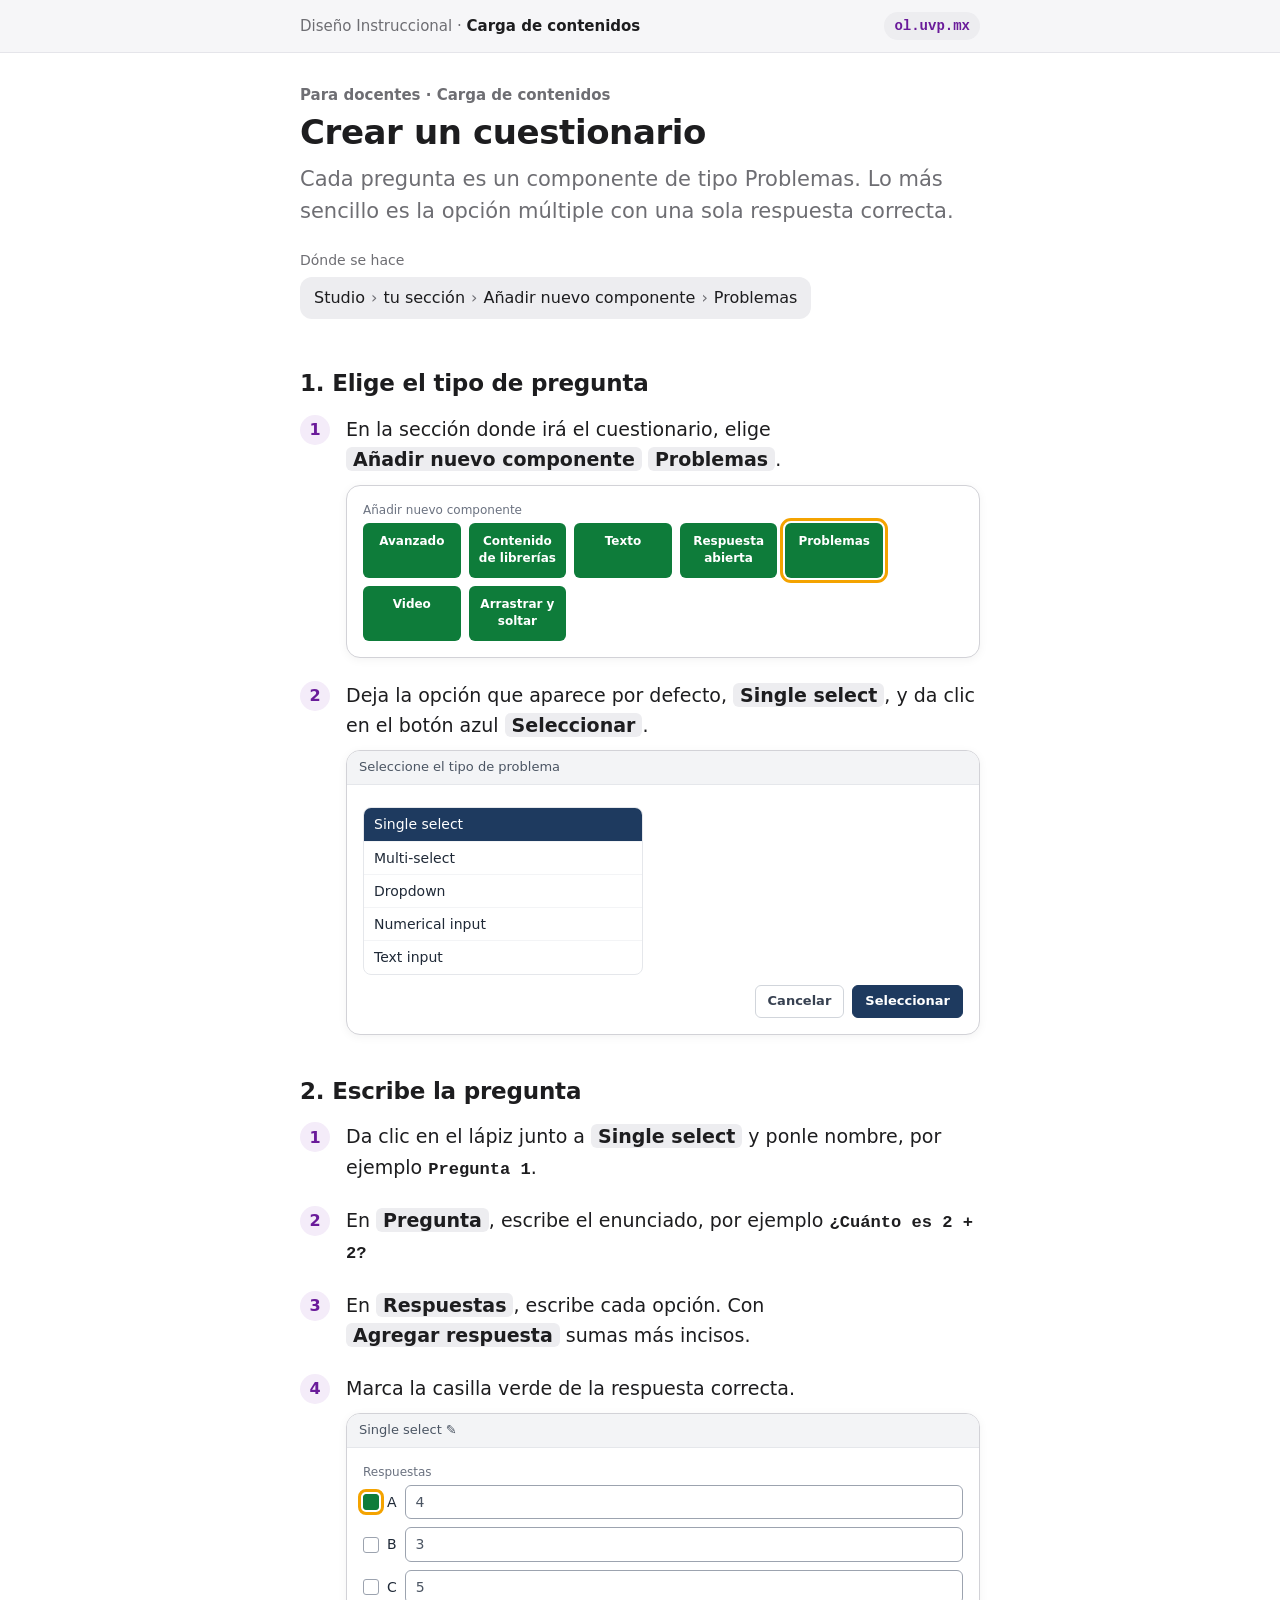
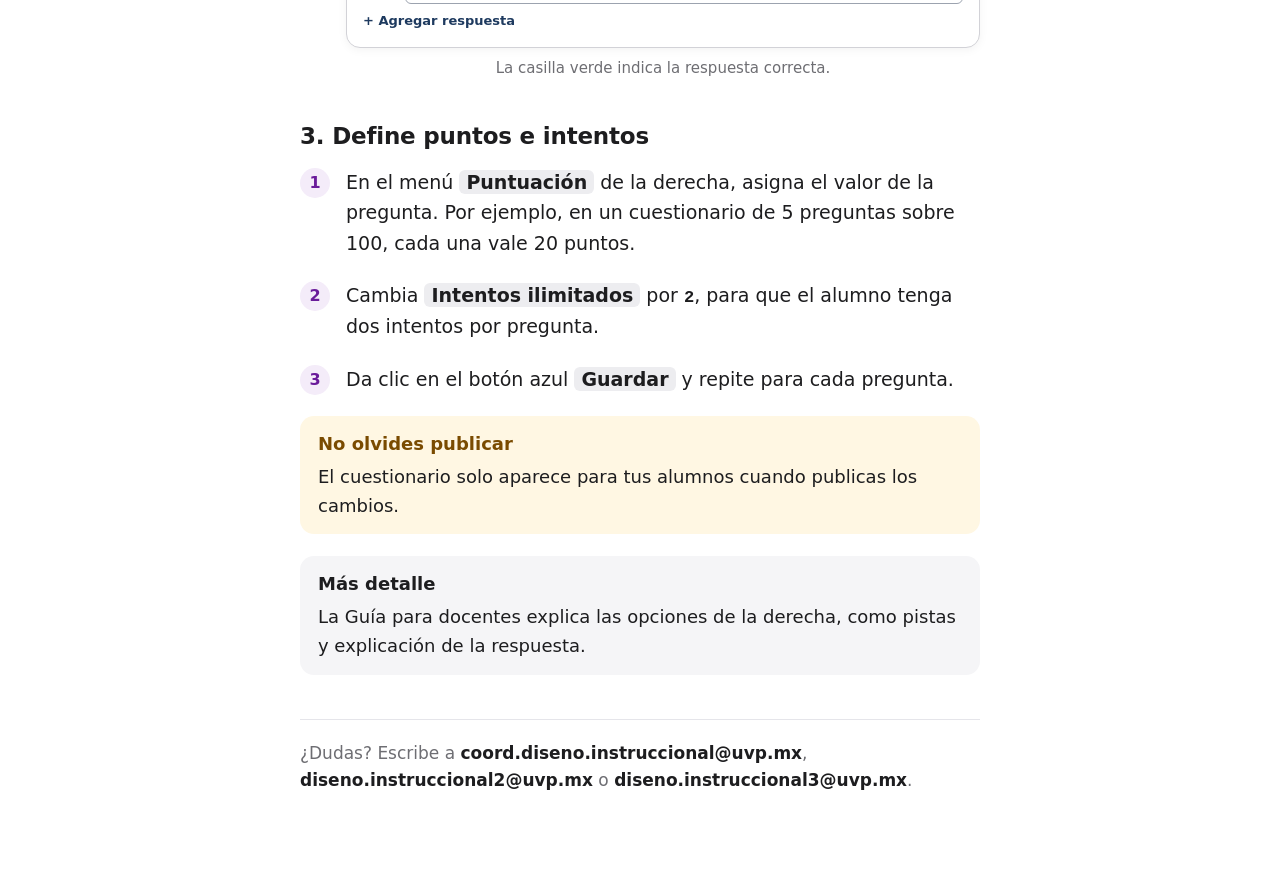
<file: fichas/cuestionario.html>
<!doctype html>
<html lang="es">
<head>
<meta charset="utf-8">
<meta name="viewport" content="width=device-width, initial-scale=1">
<title>Crear un cuestionario en ol.uvp.mx · Diseño Instruccional UVP</title>
<link rel="stylesheet" href="ficha.css">
<link rel="stylesheet" href="../a11y.css">
<script src="../a11y.js"></script>
</head>
<body>
<header class="barra"><div class="col"><span>Diseño Instruccional · <b>Carga de contenidos</b></span><span class="plat">ol.uvp.mx</span></div></header>

<article class="tema col">
  <p class="nivel">Para docentes · Carga de contenidos</p>
  <h1>Crear un cuestionario</h1>
  <p class="entrada">Cada pregunta es un componente de tipo Problemas. Lo más sencillo es la opción múltiple con una sola respuesta correcta.</p>

  <p class="ruta-t">Dónde se hace</p>
  <p class="ruta">Studio <i>›</i> tu sección <i>›</i> Añadir nuevo componente <i>›</i> Problemas</p>

  <h2>1. Elige el tipo de pregunta</h2>
  <ol class="pasos">
    <li>En la sección donde irá el cuestionario, elige <span class="b">Añadir nuevo componente</span> <span class="b">Problemas</span>.
      <figure class="pantalla"><div class="marco-p"><div class="cuerpo-p">
        <div class="etq-p">Añadir nuevo componente</div>
        <div class="comps"><div class="comp">Avanzado</div><div class="comp">Contenido de librerías</div><div class="comp">Texto</div><div class="comp">Respuesta abierta</div><div class="comp marca">Problemas</div><div class="comp">Video</div><div class="comp">Arrastrar y soltar</div></div>
      </div></div></figure>
    </li>
    <li>Deja la opción que aparece por defecto, <span class="b">Single select</span>, y da clic en el botón azul <span class="b">Seleccionar</span>.
      <figure class="pantalla"><div class="marco-p"><div class="cab-p">Seleccione el tipo de problema</div><div class="cuerpo-p">
        <div class="lista-p" style="max-width:280px"><div class="sel">Single select</div><div>Multi-select</div><div>Dropdown</div><div>Numerical input</div><div>Text input</div></div>
        <div class="fila-p" style="justify-content:flex-end;margin-top:10px"><span class="btn-p">Cancelar</span><span class="btn-p azul">Seleccionar</span></div>
      </div></div></figure>
    </li>
  </ol>

  <h2>2. Escribe la pregunta</h2>
  <ol class="pasos">
    <li>Da clic en el lápiz junto a <span class="b">Single select</span> y ponle nombre, por ejemplo <code>Pregunta 1</code>.</li>
    <li>En <span class="b">Pregunta</span>, escribe el enunciado, por ejemplo <code>¿Cuánto es 2 + 2?</code></li>
    <li>En <span class="b">Respuestas</span>, escribe cada opción. Con <span class="b">Agregar respuesta</span> sumas más incisos.</li>
    <li>Marca la casilla verde de la respuesta correcta.
      <figure class="pantalla"><div class="marco-p"><div class="cab-p">Single select ✎</div><div class="cuerpo-p">
        <div class="etq-p">Respuestas</div>
        <div class="fila-p" style="margin-bottom:8px"><span class="check si marca"></span>A <div class="campo" style="flex:1;margin:0">4</div></div>
        <div class="fila-p" style="margin-bottom:8px"><span class="check"></span>B <div class="campo" style="flex:1;margin:0">3</div></div>
        <div class="fila-p" style="margin-bottom:8px"><span class="check"></span>C <div class="campo" style="flex:1;margin:0">5</div></div>
        <div style="color:#1E3A5F;font-weight:600;font-size:13px">+ Agregar respuesta</div>
      </div></div><figcaption>La casilla verde indica la respuesta correcta.</figcaption></figure>
    </li>
  </ol>

  <h2>3. Define puntos e intentos</h2>
  <ol class="pasos">
    <li>En el menú <span class="b">Puntuación</span> de la derecha, asigna el valor de la pregunta. Por ejemplo, en un cuestionario de 5 preguntas sobre 100, cada una vale 20 puntos.</li>
    <li>Cambia <span class="b">Intentos ilimitados</span> por <code>2</code>, para que el alumno tenga dos intentos por pregunta.</li>
    <li>Da clic en el botón azul <span class="b">Guardar</span> y repite para cada pregunta.</li>
  </ol>

  <div class="nota"><b>No olvides publicar</b>El cuestionario solo aparece para tus alumnos cuando publicas los cambios.</div>
  <div class="consejo"><b>Más detalle</b>La Guía para docentes explica las opciones de la derecha, como pistas y explicación de la respuesta.</div>

  <p class="ayuda">¿Dudas? Escribe a <b>coord.diseno.instruccional@uvp.mx</b>, <b>diseno.instruccional2@uvp.mx</b> o <b>diseno.instruccional3@uvp.mx</b>.</p>
</article>
</body>
</html>
</file>
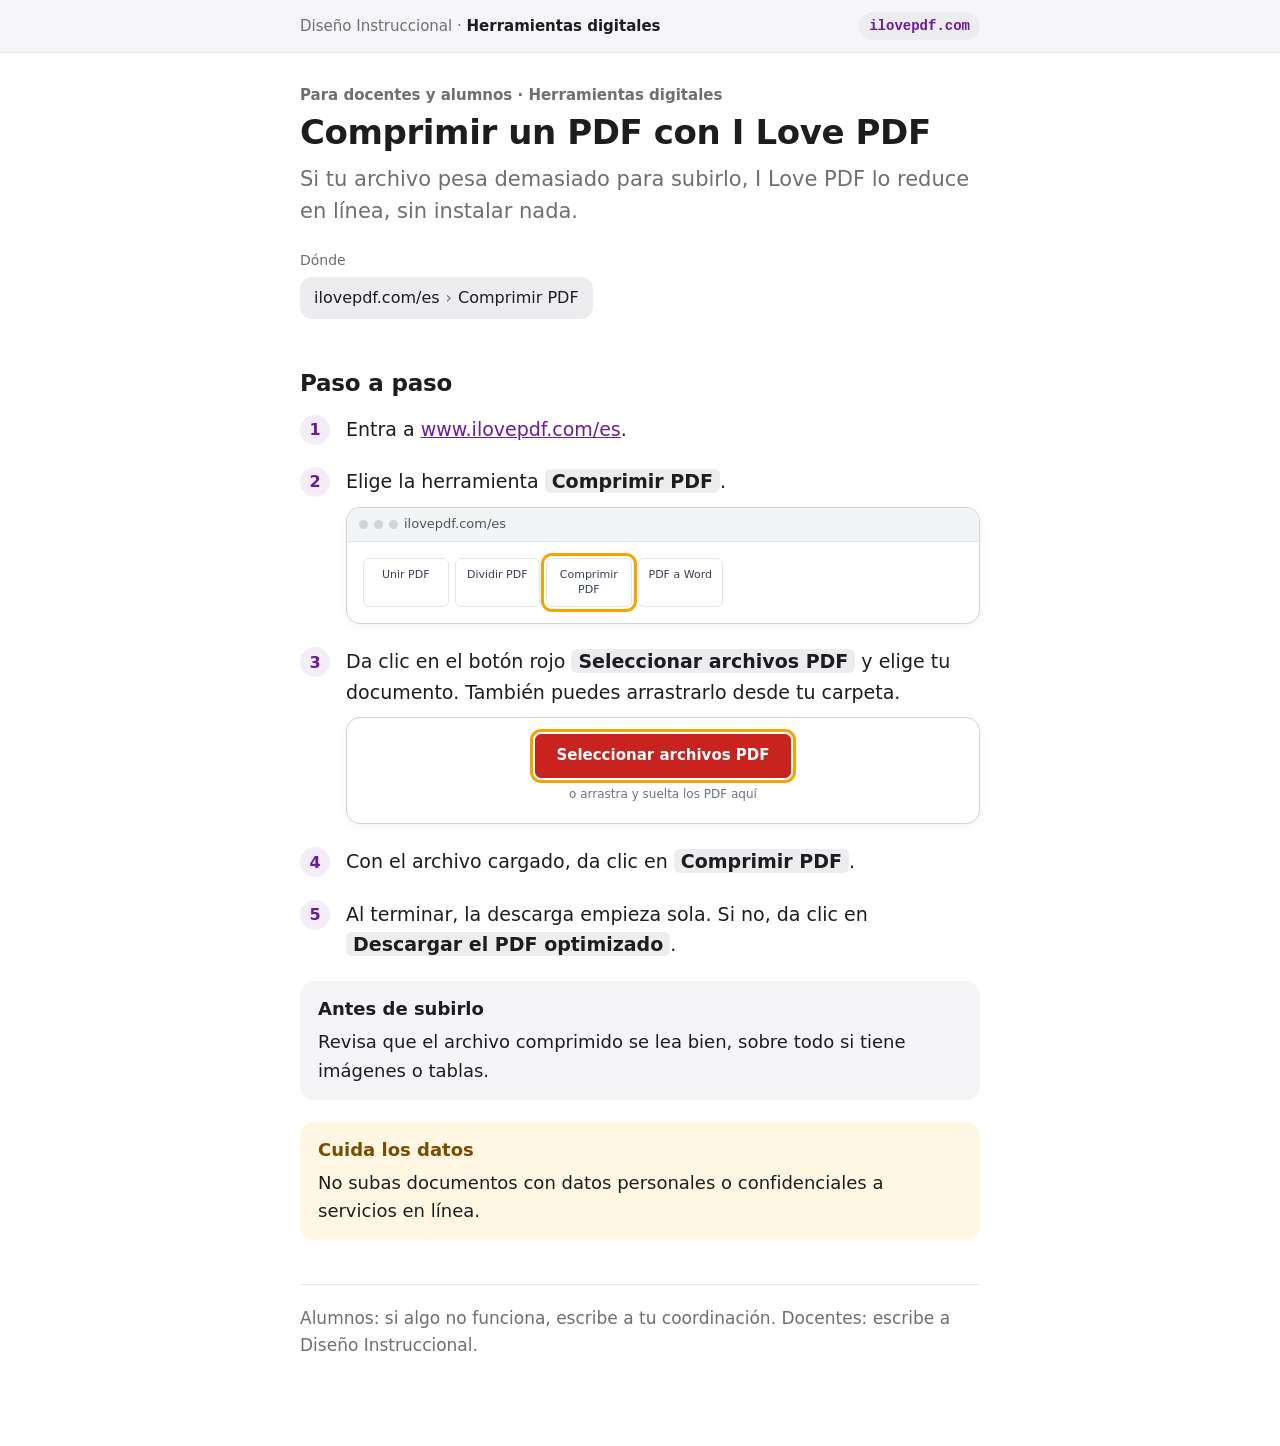
<file: fichas/ilovepdf.html>
<!doctype html>
<html lang="es">
<head>
<meta charset="utf-8">
<meta name="viewport" content="width=device-width, initial-scale=1">
<title>Comprimir un PDF con I Love PDF · Diseño Instruccional UVP</title>
<link rel="stylesheet" href="ficha.css">
<link rel="stylesheet" href="../a11y.css">
<script src="../a11y.js"></script>
<script>if(/[?&]p=docentes/.test(location.search)) document.documentElement.classList.add("solo-docentes");</script>
</head>
<body>
<header class="barra"><div class="col"><span>Diseño Instruccional · <b>Herramientas digitales</b></span><span class="plat">ilovepdf.com</span></div></header>

<article class="tema col">
  <p class="nivel">Para docentes<span data-general> y alumnos</span> · Herramientas digitales</p>
  <h1>Comprimir un PDF con I Love PDF</h1>
  <p class="entrada">Si tu archivo pesa demasiado para subirlo, I Love PDF lo reduce en línea, sin instalar nada.</p>

  <p class="ruta-t">Dónde</p>
  <p class="ruta">ilovepdf.com/es <i>›</i> Comprimir PDF</p>

  <h2>Paso a paso</h2>
  <ol class="pasos">
    <li>Entra a <a href="https://www.ilovepdf.com/es" target="_blank" rel="noopener">www.ilovepdf.com/es</a>.</li>
    <li>Elige la herramienta <span class="b">Comprimir PDF</span>.
      <figure class="pantalla"><div class="marco-p"><div class="cab-p"><i></i><i></i><i></i>ilovepdf.com/es</div><div class="cuerpo-p">
        <div class="grid-h"><div>Unir PDF</div><div>Dividir PDF</div><div class="marca">Comprimir PDF</div><div>PDF a Word</div></div>
      </div></div></figure>
    </li>
    <li>Da clic en el botón rojo <span class="b">Seleccionar archivos PDF</span> y elige tu documento. También puedes arrastrarlo desde tu carpeta.
      <figure class="pantalla"><div class="marco-p"><div class="cuerpo-p" style="text-align:center">
        <span class="btn-p rojo marca" style="font-size:15px;padding:10px 20px">Seleccionar archivos PDF</span>
        <div class="etq-p" style="margin-top:8px">o arrastra y suelta los PDF aquí</div>
      </div></div></figure>
    </li>
    <li>Con el archivo cargado, da clic en <span class="b">Comprimir PDF</span>.</li>
    <li>Al terminar, la descarga empieza sola. Si no, da clic en <span class="b">Descargar el PDF optimizado</span>.</li>
  </ol>

  <div class="consejo"><b>Antes de subirlo</b>Revisa que el archivo comprimido se lea bien, sobre todo si tiene imágenes o tablas.</div>
  <div class="nota"><b>Cuida los datos</b>No subas documentos con datos personales o confidenciales a servicios en línea.</div>

  <p class="ayuda"><span data-general>Alumnos: si algo no funciona, escribe a tu coordinación. Docentes: escribe a Diseño Instruccional.</span><span data-docentes>Si algo no funciona, escribe a Diseño Instruccional.</span></p>
</article>
</body>
</html>
</file>
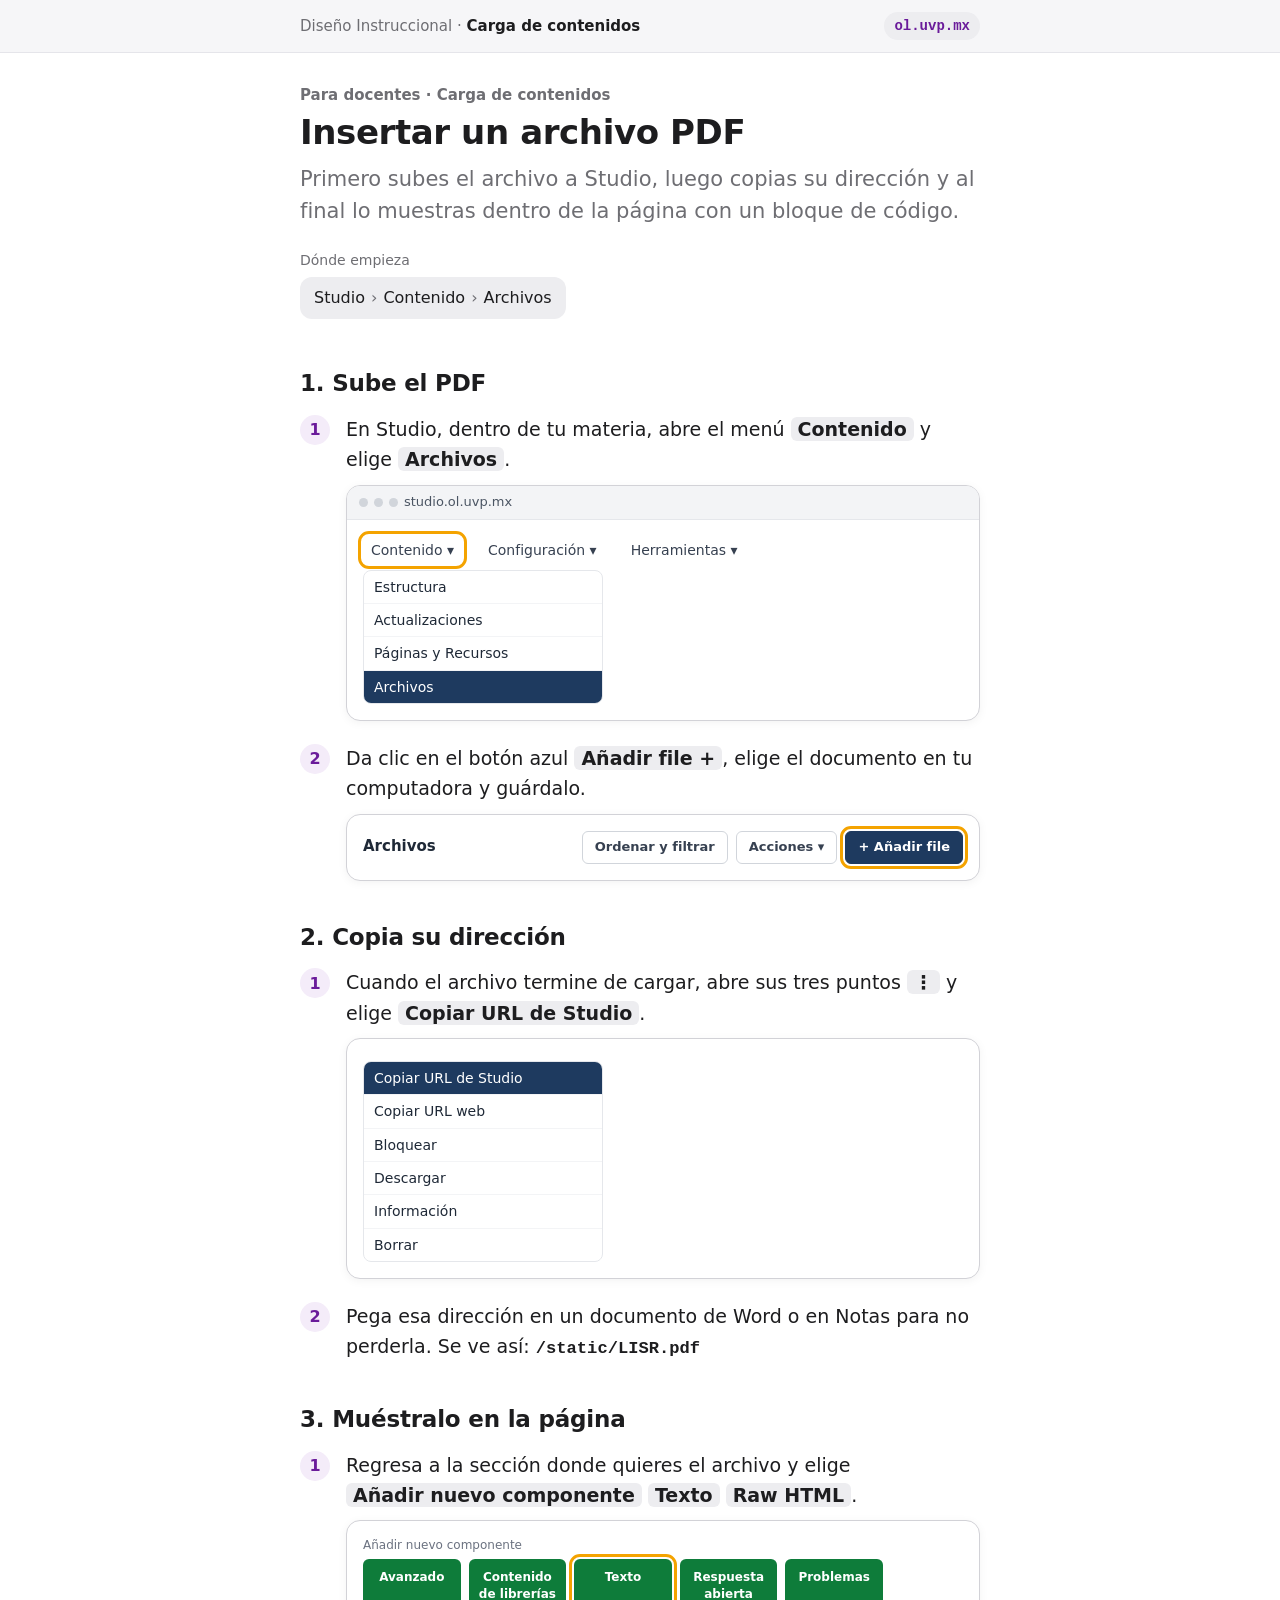
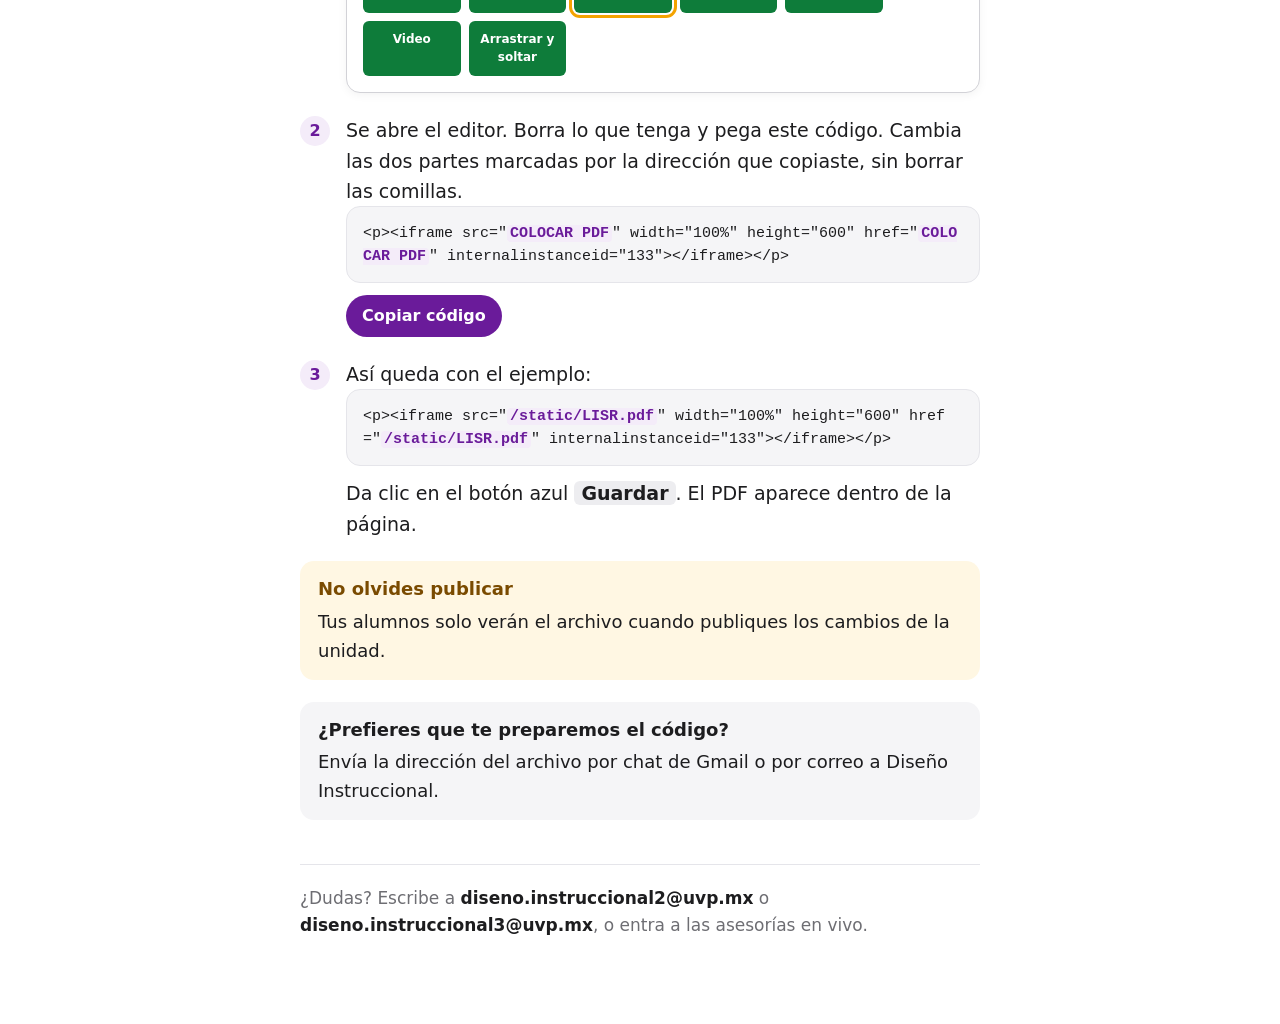
<file: fichas/pdf.html>
<!doctype html>
<html lang="es">
<head>
<meta charset="utf-8">
<meta name="viewport" content="width=device-width, initial-scale=1">
<title>Insertar un PDF en ol.uvp.mx · Diseño Instruccional UVP</title>
<link rel="stylesheet" href="ficha.css">
<link rel="stylesheet" href="../a11y.css">
<script src="../a11y.js"></script>
</head>
<body>
<header class="barra"><div class="col"><span>Diseño Instruccional · <b>Carga de contenidos</b></span><span class="plat">ol.uvp.mx</span></div></header>

<article class="tema col">
  <p class="nivel">Para docentes · Carga de contenidos</p>
  <h1>Insertar un archivo PDF</h1>
  <p class="entrada">Primero subes el archivo a Studio, luego copias su dirección y al final lo muestras dentro de la página con un bloque de código.</p>

  <p class="ruta-t">Dónde empieza</p>
  <p class="ruta">Studio <i>›</i> Contenido <i>›</i> Archivos</p>

  <h2>1. Sube el PDF</h2>
  <ol class="pasos">
    <li>En Studio, dentro de tu materia, abre el menú <span class="b">Contenido</span> y elige <span class="b">Archivos</span>.
      <figure class="pantalla"><div class="marco-p"><div class="cab-p"><i></i><i></i><i></i>studio.ol.uvp.mx</div><div class="cuerpo-p">
        <div class="menu-p"><span class="marca">Contenido ▾</span><span>Configuración ▾</span><span>Herramientas ▾</span></div>
        <div class="lista-p"><div>Estructura</div><div>Actualizaciones</div><div>Páginas y Recursos</div><div class="sel">Archivos</div></div>
      </div></div></figure>
    </li>
    <li>Da clic en el botón azul <span class="b">Añadir file +</span>, elige el documento en tu computadora y guárdalo.
      <figure class="pantalla"><div class="marco-p"><div class="cuerpo-p">
        <div class="fila-p" style="justify-content:space-between"><b style="font-size:15px">Archivos</b><span class="fila-p"><span class="btn-p">Ordenar y filtrar</span><span class="btn-p">Acciones ▾</span><span class="btn-p azul marca">+ Añadir file</span></span></div>
      </div></div></figure>
    </li>
  </ol>

  <h2>2. Copia su dirección</h2>
  <ol class="pasos">
    <li>Cuando el archivo termine de cargar, abre sus tres puntos <span class="b">⋮</span> y elige <span class="b">Copiar URL de Studio</span>.
      <figure class="pantalla"><div class="marco-p"><div class="cuerpo-p">
        <div class="lista-p"><div class="sel">Copiar URL de Studio</div><div>Copiar URL web</div><div>Bloquear</div><div>Descargar</div><div>Información</div><div>Borrar</div></div>
      </div></div></figure>
    </li>
    <li>Pega esa dirección en un documento de Word o en Notas para no perderla. Se ve así: <code>/static/LISR.pdf</code></li>
  </ol>

  <h2>3. Muéstralo en la página</h2>
  <ol class="pasos">
    <li>Regresa a la sección donde quieres el archivo y elige <span class="b">Añadir nuevo componente</span> <span class="b">Texto</span> <span class="b">Raw HTML</span>.
      <figure class="pantalla"><div class="marco-p"><div class="cuerpo-p">
        <div class="etq-p">Añadir nuevo componente</div>
        <div class="comps"><div class="comp">Avanzado</div><div class="comp">Contenido de librerías</div><div class="comp marca">Texto</div><div class="comp">Respuesta abierta</div><div class="comp">Problemas</div><div class="comp">Video</div><div class="comp">Arrastrar y soltar</div></div>
      </div></div></figure>
    </li>
    <li>Se abre el editor. Borra lo que tenga y pega este código. Cambia las dos partes marcadas por la dirección que copiaste, sin borrar las comillas.
      <div class="codigo"><pre id="cod">&lt;p&gt;&lt;iframe src="<mark>COLOCAR PDF</mark>" width="100%" height="600" href="<mark>COLOCAR PDF</mark>" internalinstanceid="133"&gt;&lt;/iframe&gt;&lt;/p&gt;</pre></div>
      <button class="copiar" id="copiar" type="button">Copiar código</button><span class="copiado" id="copiado" aria-live="polite"></span>
    </li>
    <li>Así queda con el ejemplo:
      <div class="codigo"><pre>&lt;p&gt;&lt;iframe src="<mark>/static/LISR.pdf</mark>" width="100%" height="600" href="<mark>/static/LISR.pdf</mark>" internalinstanceid="133"&gt;&lt;/iframe&gt;&lt;/p&gt;</pre></div>
      Da clic en el botón azul <span class="b">Guardar</span>. El PDF aparece dentro de la página.</li>
  </ol>

  <div class="nota"><b>No olvides publicar</b>Tus alumnos solo verán el archivo cuando publiques los cambios de la unidad.</div>
  <div class="consejo"><b>¿Prefieres que te preparemos el código?</b>Envía la dirección del archivo por chat de Gmail o por correo a Diseño Instruccional.</div>

  <p class="ayuda">¿Dudas? Escribe a <b>diseno.instruccional2@uvp.mx</b> o <b>diseno.instruccional3@uvp.mx</b>, o entra a las asesorías en vivo.</p>
</article>

<script>
document.getElementById('copiar').addEventListener('click', function(){
  var txt = document.getElementById('cod').textContent, msg = document.getElementById('copiado');
  var ok = function(){ msg.textContent = 'Copiado. Ahora cambia COLOCAR PDF.'; };
  var falla = function(){ var r = document.createRange(); r.selectNodeContents(document.getElementById('cod')); var s = getSelection(); s.removeAllRanges(); s.addRange(r); msg.textContent = 'Selecciónalo y cópialo con Ctrl + C.'; };
  try { navigator.clipboard.writeText(txt).then(ok, falla); } catch(e){ falla(); }
});
</script>
</body>
</html>
</file>
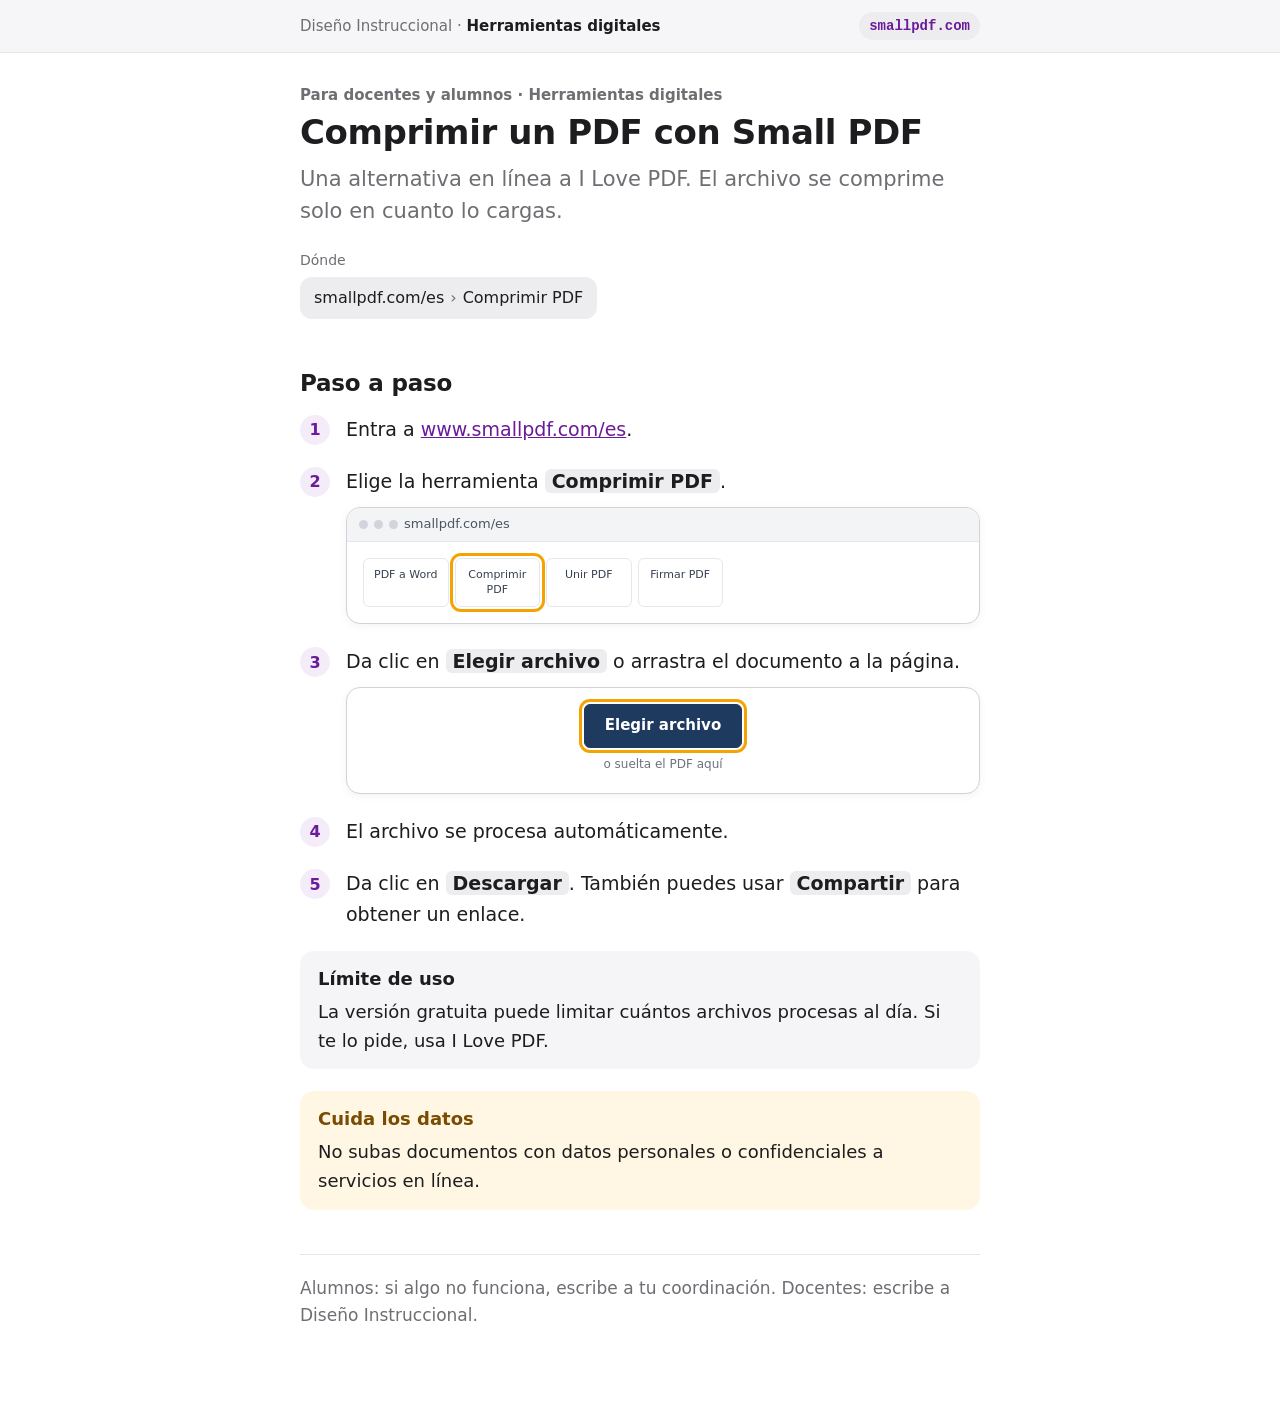
<file: fichas/smallpdf.html>
<!doctype html>
<html lang="es">
<head>
<meta charset="utf-8">
<meta name="viewport" content="width=device-width, initial-scale=1">
<title>Comprimir un PDF con Small PDF · Diseño Instruccional UVP</title>
<link rel="stylesheet" href="ficha.css">
<link rel="stylesheet" href="../a11y.css">
<script src="../a11y.js"></script>
<script>if(/[?&]p=docentes/.test(location.search)) document.documentElement.classList.add("solo-docentes");</script>
</head>
<body>
<header class="barra"><div class="col"><span>Diseño Instruccional · <b>Herramientas digitales</b></span><span class="plat">smallpdf.com</span></div></header>

<article class="tema col">
  <p class="nivel">Para docentes<span data-general> y alumnos</span> · Herramientas digitales</p>
  <h1>Comprimir un PDF con Small PDF</h1>
  <p class="entrada">Una alternativa en línea a I Love PDF. El archivo se comprime solo en cuanto lo cargas.</p>

  <p class="ruta-t">Dónde</p>
  <p class="ruta">smallpdf.com/es <i>›</i> Comprimir PDF</p>

  <h2>Paso a paso</h2>
  <ol class="pasos">
    <li>Entra a <a href="https://www.smallpdf.com/es" target="_blank" rel="noopener">www.smallpdf.com/es</a>.</li>
    <li>Elige la herramienta <span class="b">Comprimir PDF</span>.
      <figure class="pantalla"><div class="marco-p"><div class="cab-p"><i></i><i></i><i></i>smallpdf.com/es</div><div class="cuerpo-p">
        <div class="grid-h"><div>PDF a Word</div><div class="marca">Comprimir PDF</div><div>Unir PDF</div><div>Firmar PDF</div></div>
      </div></div></figure>
    </li>
    <li>Da clic en <span class="b">Elegir archivo</span> o arrastra el documento a la página.
      <figure class="pantalla"><div class="marco-p"><div class="cuerpo-p" style="text-align:center">
        <span class="btn-p azul marca" style="font-size:15px;padding:10px 20px">Elegir archivo</span>
        <div class="etq-p" style="margin-top:8px">o suelta el PDF aquí</div>
      </div></div></figure>
    </li>
    <li>El archivo se procesa automáticamente.</li>
    <li>Da clic en <span class="b">Descargar</span>. También puedes usar <span class="b">Compartir</span> para obtener un enlace.</li>
  </ol>

  <div class="consejo"><b>Límite de uso</b>La versión gratuita puede limitar cuántos archivos procesas al día. Si te lo pide, usa I Love PDF.</div>
  <div class="nota"><b>Cuida los datos</b>No subas documentos con datos personales o confidenciales a servicios en línea.</div>

  <p class="ayuda"><span data-general>Alumnos: si algo no funciona, escribe a tu coordinación. Docentes: escribe a Diseño Instruccional.</span><span data-docentes>Si algo no funciona, escribe a Diseño Instruccional.</span></p>
</article>
</body>
</html>
</file>
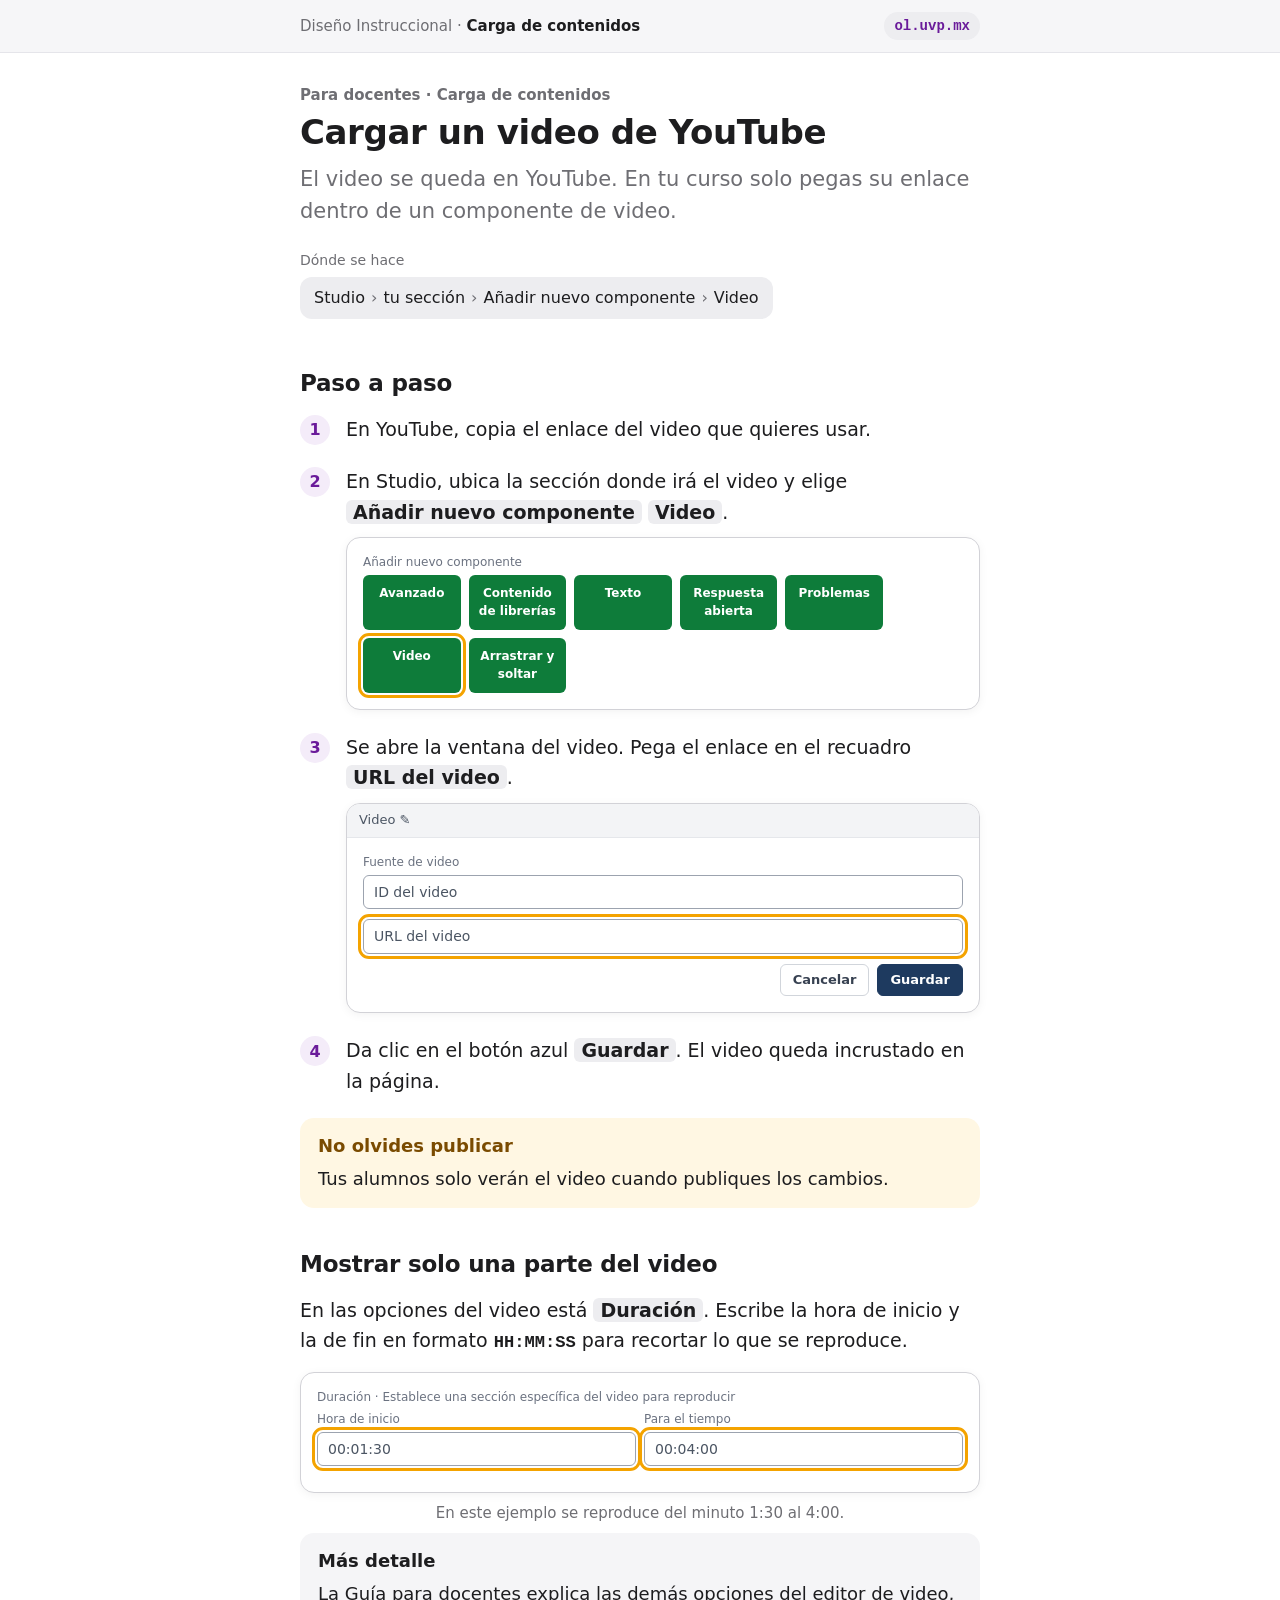
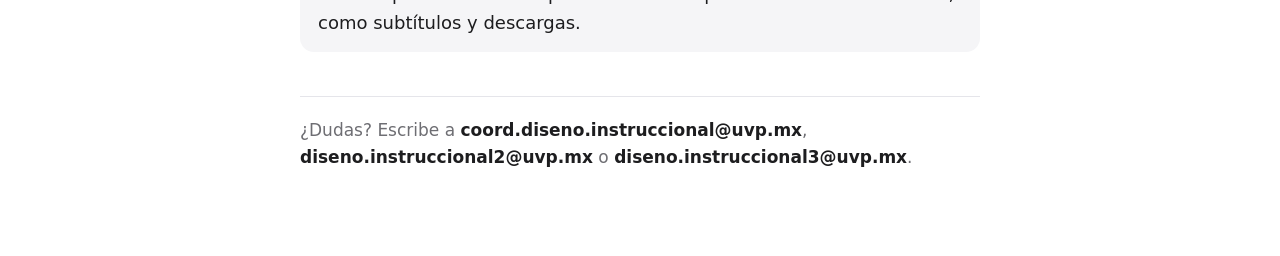
<file: fichas/video.html>
<!doctype html>
<html lang="es">
<head>
<meta charset="utf-8">
<meta name="viewport" content="width=device-width, initial-scale=1">
<title>Cargar un video de YouTube en ol.uvp.mx · Diseño Instruccional UVP</title>
<link rel="stylesheet" href="ficha.css">
<link rel="stylesheet" href="../a11y.css">
<script src="../a11y.js"></script>
</head>
<body>
<header class="barra"><div class="col"><span>Diseño Instruccional · <b>Carga de contenidos</b></span><span class="plat">ol.uvp.mx</span></div></header>

<article class="tema col">
  <p class="nivel">Para docentes · Carga de contenidos</p>
  <h1>Cargar un video de YouTube</h1>
  <p class="entrada">El video se queda en YouTube. En tu curso solo pegas su enlace dentro de un componente de video.</p>

  <p class="ruta-t">Dónde se hace</p>
  <p class="ruta">Studio <i>›</i> tu sección <i>›</i> Añadir nuevo componente <i>›</i> Video</p>

  <h2>Paso a paso</h2>
  <ol class="pasos">
    <li>En YouTube, copia el enlace del video que quieres usar.</li>
    <li>En Studio, ubica la sección donde irá el video y elige <span class="b">Añadir nuevo componente</span> <span class="b">Video</span>.
      <figure class="pantalla"><div class="marco-p"><div class="cuerpo-p">
        <div class="etq-p">Añadir nuevo componente</div>
        <div class="comps"><div class="comp">Avanzado</div><div class="comp">Contenido de librerías</div><div class="comp">Texto</div><div class="comp">Respuesta abierta</div><div class="comp">Problemas</div><div class="comp marca">Video</div><div class="comp">Arrastrar y soltar</div></div>
      </div></div></figure>
    </li>
    <li>Se abre la ventana del video. Pega el enlace en el recuadro <span class="b">URL del video</span>.
      <figure class="pantalla"><div class="marco-p"><div class="cab-p">Video ✎</div><div class="cuerpo-p">
        <div class="etq-p">Fuente de video</div>
        <div class="campo">ID del video</div>
        <div class="campo marca">URL del video</div>
        <div class="fila-p" style="justify-content:flex-end"><span class="btn-p">Cancelar</span><span class="btn-p azul">Guardar</span></div>
      </div></div></figure>
    </li>
    <li>Da clic en el botón azul <span class="b">Guardar</span>. El video queda incrustado en la página.</li>
  </ol>

  <div class="nota"><b>No olvides publicar</b>Tus alumnos solo verán el video cuando publiques los cambios.</div>

  <h2>Mostrar solo una parte del video</h2>
  <p>En las opciones del video está <span class="b">Duración</span>. Escribe la hora de inicio y la de fin en formato <code>HH:MM:SS</code> para recortar lo que se reproduce.</p>
  <figure class="pantalla"><div class="marco-p"><div class="cuerpo-p">
    <div class="etq-p">Duración · Establece una sección específica del video para reproducir</div>
    <div class="fila-p"><div style="flex:1;min-width:140px"><div class="etq-p">Hora de inicio</div><div class="campo marca">00:01:30</div></div><div style="flex:1;min-width:140px"><div class="etq-p">Para el tiempo</div><div class="campo marca">00:04:00</div></div></div>
  </div></div><figcaption>En este ejemplo se reproduce del minuto 1:30 al 4:00.</figcaption></figure>

  <div class="consejo"><b>Más detalle</b>La Guía para docentes explica las demás opciones del editor de video, como subtítulos y descargas.</div>

  <p class="ayuda">¿Dudas? Escribe a <b>coord.diseno.instruccional@uvp.mx</b>, <b>diseno.instruccional2@uvp.mx</b> o <b>diseno.instruccional3@uvp.mx</b>.</p>
</article>
</body>
</html>
</file>
<file: a11y.css>
/* Aprende Más · ajustes de accesibilidad compartidos por el sitio, la guía, las fichas y el catálogo.
   Las preferencias se guardan en el navegador de cada persona (a11y.js) y se aplican como clases en <html>. */

/* Tamaño del texto */
html{--z:1}
html[data-a11y-tam="1"]{--z:1.15}
html[data-a11y-tam="2"]{--z:1.3}
html[data-a11y-tam="3"]{--z:1.5}
html[data-a11y-tam="1"] body{zoom:1.15}
html[data-a11y-tam="2"] body{zoom:1.3}
html[data-a11y-tam="3"] body{zoom:1.5}

/* Alto contraste: fondo negro, texto blanco, acentos amarillos (mismas variables en todas las páginas) */
:root.a11y-contraste.a11y-contraste.a11y-contraste{
  color-scheme:dark;
  /* sitio */
  --fondo:#000; --hoja:#000; --hoja2:#0B0B0B; --tinta:#FFF; --tinta2:#FFF; --linea:#FFF;
  --violeta:#FFE500; --violeta-s:#1C1A00; --magenta:#FFE500; --naranja:#FFE500;
  --alumno:#7FDBFF; --alumno-s:#00202B;
  --ok:#8CFFA8; --ok-s:#002A0E; --prep:#FFE500; --prep-s:#1C1A00; --pend:#FFF; --pend-s:#1E1E1E;
  --nota:#1C1A00; --nota-t:#FFE500; --sobre:#000; --grad:linear-gradient(90deg,#FFE500,#FFE500); --sombra:none;
  /* guía y fichas */
  --texto:#FFF; --texto2:#FFF; --linea2:#FFF; --acento:#FFE500; --acento-t:#FFE500; --acento-suave:#1C1A00; --capsula:#000; --barra:#000;
  /* catálogo */
  --b-dark:0 0 0; --b-deep:0 0 0; --b-card:0 0 0; --b-cardhover:28 26 0; --b-border:255 255 255; --b-borderhover:255 229 0;
  --b-acento:255 229 0; --b-text:255 255 255; --b-muted:255 255 255; --b-sobre:0 0 0;
}
html.a11y-contraste body{background:#000!important;color:#FFF!important}
html.a11y-contraste a:not(.accion):not([class*="bg-"]){color:#FFE500!important;text-decoration:underline!important}
html.a11y-contraste :focus-visible{outline:4px solid #FFE500!important;outline-offset:3px!important}
html.a11y-contraste [class*="text-emerald-"],html.a11y-contraste [class*="text-rose-"],html.a11y-contraste [class*="text-amber-"],
html.a11y-contraste [class*="text-indigo-"],html.a11y-contraste [class*="text-red-4"],html.a11y-contraste .text-sky-400,html.a11y-contraste .text-cyan-300{color:#FFF!important}
html.a11y-contraste [class*="bg-emerald-950"],html.a11y-contraste [class*="bg-rose-950"],html.a11y-contraste [class*="bg-amber-400\/"],
html.a11y-contraste [class*="bg-indigo-600\/"],html.a11y-contraste [class*="from-indigo-950"],html.a11y-contraste [class*="from-purple-950"]{background:#000!important;border-color:#FFF!important}

/* Tipografía de alta legibilidad (Atkinson Hyperlegible, creada por el Braille Institute para baja visión) */
html.a11y-fuente body, html.a11y-fuente body *:not(i):not(svg):not(svg *):not([class*="fa-"]):not(code):not(pre){font-family:"Atkinson Hyperlegible",Verdana,Tahoma,sans-serif!important}

/* Espaciado del texto (criterio WCAG 1.4.12) */
html.a11y-espaciado body *:not(svg):not(svg *){line-height:1.8!important;letter-spacing:.06em!important;word-spacing:.16em!important}
html.a11y-espaciado p, html.a11y-espaciado li{margin-bottom:.9em!important}

/* Enlaces y botones siempre identificables */
html.a11y-enlaces a{text-decoration:underline!important;text-underline-offset:3px!important;text-decoration-thickness:2px!important}
html.a11y-enlaces button, html.a11y-enlaces [role="button"], html.a11y-enlaces summary{outline:2px dashed currentColor;outline-offset:2px}

/* Sin animaciones */
html.a11y-movimiento *, html.a11y-movimiento *::before, html.a11y-movimiento *::after{animation:none!important;transition:none!important;scroll-behavior:auto!important}

/* Cursor grande */
html.a11y-cursor, html.a11y-cursor *{cursor:url("data:image/svg+xml,%3Csvg xmlns='http://www.w3.org/2000/svg' width='44' height='44' viewBox='0 0 24 24'%3E%3Cpath d='M4 2l16 11-7 1.4 4 7.2-3 1.6-4-7.2L4 20z' fill='%23000' stroke='%23fff' stroke-width='1.6' stroke-linejoin='round'/%3E%3C/svg%3E") 6 3, auto!important}

/* Guía de lectura: una franja que sigue al puntero y oscurece el resto */
.a11y-regla{position:fixed;left:0;right:0;pointer-events:none;z-index:2147483646;background:rgba(0,0,0,.55)}
.a11y-regla.arriba{top:0}
.a11y-regla.abajo{bottom:0}

/* Texto que se está leyendo en voz alta */
.a11y-leyendo{outline:3px solid #FFB800!important;outline-offset:4px;border-radius:6px;background:rgba(255,184,0,.14)!important}

.a11y-oculto{position:absolute!important;width:1px;height:1px;padding:0;margin:-1px;overflow:hidden;clip:rect(0 0 0 0);white-space:nowrap;border:0}
</file>
<file: bienestar.css>
/* Diseño Instruccional · Bienestar digital y Música. Usa las variables de color del sitio. */
.bien{--c:var(--ok);--cs:var(--ok-s)}
.musica{--c:var(--magenta);--cs:var(--violeta-s)}

/* herramientas de pausa */
.pausas{display:grid;grid-template-columns:repeat(auto-fit,minmax(min(300px,100%),1fr));gap:16px}
.herr{background:var(--hoja);border:1px solid var(--linea);border-radius:16px;padding:22px;display:grid;gap:12px;align-content:start}
.herr h3{font-size:20px}
.herr .k{font-family:var(--disp);font-size:13px;letter-spacing:.06em;text-transform:uppercase;color:var(--c);font-weight:600}
.herr p{color:var(--tinta2);font-size:16px}
.herr .chico{font-size:14px;color:var(--tinta2)}
.herr .fuente{font-size:13px;color:var(--tinta2);border-top:1px dashed var(--linea);padding-top:8px}
.reloj{font-family:var(--disp);font-variant-numeric:tabular-nums;font-size:44px;font-weight:600;letter-spacing:-.02em;color:var(--tinta);line-height:1}
.reloj small{font-size:15px;color:var(--tinta2);font-weight:500;letter-spacing:0;display:block;margin-top:6px}
.opc{display:flex;flex-wrap:wrap;gap:6px}
.opc button{font:inherit;font-family:var(--disp);font-size:14px;font-weight:600;border:1.5px solid var(--campo);background:var(--hoja);color:var(--tinta);border-radius:10px;padding:6px 12px;cursor:pointer}
.opc button[aria-pressed="true"]{background:var(--c);border-color:var(--c);color:var(--sobre)}
.herr .acciones{padding-top:4px}

/* respiración */
.resp{display:grid;place-items:center;padding:8px 0}
.bola{--d:4s;width:180px;height:180px;border-radius:50%;display:grid;place-items:center;text-align:center;background:radial-gradient(circle at 40% 35%,#fff 0,var(--cs) 55%,var(--c) 140%);border:2px solid var(--c);transform:scale(.62);transition:transform var(--d) ease-in-out}
.bola.in{transform:scale(1)}
.bola b{font-family:var(--disp);font-size:20px;color:var(--tinta);display:block}
.bola span{font-size:14px;color:var(--tinta2)}
@media (prefers-reduced-motion:reduce){.bola{transition:none;transform:none}}
html.a11y-movimiento .bola{transition:none;transform:none}

/* estiramientos */
.estira{display:grid;gap:8px;margin:0;padding:0;list-style:none;counter-reset:e}
.estira li{counter-increment:e;border:1px solid var(--linea);border-radius:12px;padding:10px 12px 10px 46px;position:relative;background:var(--hoja2);font-size:15px;color:var(--tinta2)}
.estira li::before{content:counter(e);position:absolute;left:12px;top:10px;width:24px;height:24px;border-radius:50%;background:var(--cs);color:var(--c);font-family:var(--disp);font-weight:600;font-size:13px;display:grid;place-items:center}
.estira li b{display:block;color:var(--tinta);font-family:var(--disp);font-weight:600}
.estira li.ahora{border-color:var(--c);background:var(--cs)}

/* evidencia */
.temas-b{display:flex;flex-wrap:wrap;gap:8px}
.fichas-b{display:grid;grid-template-columns:repeat(auto-fill,minmax(min(320px,100%),1fr));gap:14px}
.fb{background:var(--hoja);border:1px solid var(--linea);border-radius:14px;padding:18px;display:grid;gap:10px;align-content:start}
.fb h4{font-size:17px}
.fb p{font-size:15px;color:var(--tinta2)}
.fb .prueba{background:var(--cs);border-radius:10px;padding:10px 12px;font-size:15px;color:var(--tinta)}
.fb .prueba b{font-family:var(--disp);color:var(--c);display:block;font-size:13px;letter-spacing:.04em;text-transform:uppercase;margin-bottom:2px}
.fb .fuente{font-size:13px;color:var(--tinta2)}

/* autoevaluación */
.chequeo{display:grid;gap:8px}
.chequeo label{display:flex;gap:12px;align-items:flex-start;background:var(--hoja);border:1px solid var(--linea);border-radius:12px;padding:12px 14px;cursor:pointer;font-size:16px}
.chequeo input{width:20px;height:20px;margin-top:2px;accent-color:var(--c);flex:none}
.chequeo label:has(input:checked){border-color:var(--c);background:var(--cs)}
.plan{background:var(--hoja);border:2px solid var(--c);border-radius:14px;padding:18px 20px;display:grid;gap:8px}
.plan ol{margin:0;padding-left:22px;display:grid;gap:6px}

/* aviso flotante de las pausas */
.toast-b{position:fixed;left:50%;top:18px;transform:translateX(-50%);z-index:60;max-width:min(520px,92vw);background:var(--tinta);color:var(--fondo);border-radius:14px;padding:12px 16px;box-shadow:0 8px 30px rgba(0,0,0,.3);display:flex;gap:12px;align-items:center;font-size:15px}
.toast-b button{font:inherit;font-weight:600;border:0;border-radius:999px;padding:6px 12px;background:var(--fondo);color:var(--tinta);cursor:pointer;flex:none}

/* ---------- Música: pentagrama de colores con Sable ---------- */
.juego-m{position:relative;border-radius:20px;overflow:hidden;border:1px solid var(--linea);box-shadow:var(--sombra)}
.mus-lienzo{display:block;width:100%;height:clamp(260px,42vw,400px);cursor:crosshair;touch-action:manipulation}
.mus-lienzo:focus-visible{outline:3px solid var(--magenta);outline-offset:-3px}
.mus-ctl{display:flex;flex-wrap:wrap;gap:14px 26px;align-items:end}
.mus-ctl .acciones{padding-top:0;margin-top:0}
.k-m{display:block;font-family:var(--disp);font-size:13px;letter-spacing:.06em;text-transform:uppercase;color:var(--tinta2);font-weight:600;margin-bottom:6px}
.chico-m{font-size:14px;color:var(--tinta2);max-width:75ch}
.vol{display:flex;gap:12px;align-items:center;flex-wrap:wrap;font-size:15px}
.vol input{accent-color:var(--violeta);width:min(220px,100%)}
.panel-bien{display:grid;gap:44px}

/* mini reproductor con Sable (aparece en las demás secciones mientras suena la música) */
.mini-mus{position:fixed;left:16px;bottom:16px;z-index:42;display:flex;align-items:center;gap:10px;background:var(--hoja);color:var(--tinta);border:1px solid var(--linea);border-radius:18px;padding:8px 12px 8px 8px;box-shadow:0 8px 28px rgba(20,17,29,.3);max-width:calc(100vw - 32px)}
.mini-mus .txt{display:grid;font-size:13px;line-height:1.3;min-width:0}
.mini-mus .txt b{font-family:var(--disp);font-size:14px;white-space:nowrap;overflow:hidden;text-overflow:ellipsis;max-width:190px}
.mini-mus button,.mini-mus .x-ir{font:inherit;font-size:13px;font-weight:600;border:1px solid var(--linea);background:var(--hoja2);color:var(--tinta);border-radius:999px;padding:6px 10px;cursor:pointer;white-space:nowrap;text-decoration:none}
.mini-mus .x-ir{background:var(--violeta);border-color:var(--violeta);color:var(--sobre)}

/* Sable con audífonos: se mece, abre y cierra los ojos y le salen notas */
.sable{position:relative;width:var(--t,120px);height:var(--t,120px);flex:none;border-radius:50%;background:radial-gradient(circle at 50% 40%,var(--hoja),var(--violeta-s));overflow:visible}
.sable .cuerpo{position:absolute;inset:4% 4% 0;border-radius:0 0 50% 50%;overflow:hidden;transform-origin:50% 85%}
.sable img{position:absolute;inset:0;width:100%;height:100%;object-fit:contain;-webkit-mask-image:linear-gradient(#000 80%,transparent);mask-image:linear-gradient(#000 80%,transparent)}
.sable .ojos-c{opacity:0}
.sable.suena .cuerpo{animation:sable-baile 1.1s ease-in-out infinite}
.sable.suena .ojos-c{animation:sable-ojos 4.4s steps(1) infinite}
.sable.suena .ojos-a{animation:sable-ojos2 4.4s steps(1) infinite}
.sable .notas{position:absolute;inset:-10% -14%;pointer-events:none}
.sable .notas i{position:absolute;font-style:normal;font-size:calc(var(--t,120px) * .22);font-weight:700;opacity:0;text-shadow:0 1px 0 #fff8}
.sable.suena .notas i{animation:sable-nota 2.6s ease-out infinite}
.sable .notas i:nth-child(1){left:80%;top:22%;color:#E06AA4}
.sable .notas i:nth-child(2){left:4%;top:30%;animation-delay:.9s;color:#8A6BE0}
.sable .notas i:nth-child(3){left:70%;top:4%;animation-delay:1.8s;color:#F29A4A}
@keyframes sable-baile{0%,100%{transform:translateY(0) rotate(0)}25%{transform:translateY(-4%) rotate(-5deg)}50%{transform:translateY(0) rotate(0)}75%{transform:translateY(-4%) rotate(5deg)}}
@keyframes sable-ojos{0%{opacity:1}75%{opacity:0}92%{opacity:1}}
@keyframes sable-ojos2{0%{opacity:0}75%{opacity:1}92%{opacity:0}}
@keyframes sable-nota{0%{opacity:0;transform:translate(0,0) scale(.6)}18%{opacity:1}100%{opacity:0;transform:translate(8px,-130%) scale(1.15) rotate(10deg)}}
@media (prefers-reduced-motion:reduce){.sable.suena .cuerpo,.sable.suena .notas i,.sable.suena .ojos-a,.sable.suena .ojos-c{animation:none}.sable.suena .notas i:nth-child(1){opacity:1}}
html.a11y-movimiento .sable.suena .cuerpo,html.a11y-movimiento .sable.suena .notas i,html.a11y-movimiento .sable.suena .ojos-a,html.a11y-movimiento .sable.suena .ojos-c{animation:none}
@media (max-width:640px){.mini-mus .txt b{max-width:110px}}
</file>
<file: lofi.css>
/* Diseño Instruccional · Reproductor lo-fi: máscaras Tocadiscos, Retro y Arcade */

/* ---------- Tocadiscos ---------- */
.td{display:grid;grid-template-columns:minmax(0,340px) minmax(0,1fr);gap:18px 28px;align-items:center;background:linear-gradient(135deg,color-mix(in srgb,var(--td1) 22%,var(--hoja)),var(--hoja) 75%);border:1px solid var(--linea);border-radius:22px;padding:24px}
.td-base{grid-row:1/3}.td-info{align-self:end}.td-ctl{align-self:start}
@media (max-width:760px){.td{grid-template-columns:1fr}.td-base{grid-row:auto}}
.td-base{position:relative;aspect-ratio:1.12;border-radius:22px;background:linear-gradient(160deg,#f3eadf,#e3d3c2);box-shadow:inset 0 2px 0 #fff9,inset 0 -6px 0 #0000000f,0 10px 26px rgba(60,40,70,.18);padding:7%}
.td-plato{position:absolute;left:6%;top:8%;width:74%;aspect-ratio:1;border-radius:50%;background:#d8cdd8;box-shadow:inset 0 0 0 4px #c6b9c8,0 3px 8px #0002}
.td-disco{position:absolute;inset:5%;border-radius:50%;background:repeating-radial-gradient(circle at 50% 50%,#26222c 0 2px,#1b1820 2px 4px);box-shadow:inset 0 0 0 2px #0006,0 0 0 1px #0004}
.td-disco::after{content:"";position:absolute;inset:0;border-radius:50%;background:conic-gradient(from 30deg,#ffffff00 0 12%,#ffffff1f 16%,#ffffff00 22%,#ffffff00 60%,#ffffff17 64%,#ffffff00 70%)}
.td-disco.gira{animation:td-gira 5s linear infinite}
.td-etq{position:absolute;inset:28%;border-radius:50%;overflow:hidden;background:radial-gradient(circle at 50% 40%,var(--td2),var(--td1) 70%);box-shadow:inset 0 0 0 3px #ffffff55,0 0 0 2px #0005}
.td-etq img{position:absolute;left:7%;top:10%;width:86%;height:86%;object-fit:contain}
.td-brazo{position:absolute;right:4%;top:6%;width:26%;transform-origin:70% 10%;transform:rotate(-26deg);transition:transform .8s ease}
.td-brazo.sobre{transform:rotate(-4deg)}
.td-perillas{position:absolute;right:8%;bottom:9%;display:flex;gap:8px}
.td-perillas i{width:16px;height:16px;border-radius:50%;background:radial-gradient(circle at 35% 35%,#fff,#bfb2c3);box-shadow:0 1px 3px #0003}
.td-info{display:grid;gap:4px}
.td-k{font-family:var(--disp);font-size:13px;letter-spacing:.06em;text-transform:uppercase;color:var(--tinta2);font-weight:600}
.td-info b{font-family:var(--disp);font-size:26px;font-weight:600;line-height:1.15}
.td-info>span:last-child{color:var(--tinta2);font-size:15px;font-variant-numeric:tabular-nums}
.td-ctl{display:flex;flex-wrap:wrap;gap:10px 14px;align-items:center;--c:var(--violeta);--cs:var(--violeta-s)}
.td-vol{display:flex;gap:10px;align-items:center;font-size:15px}
.td-vol input{accent-color:var(--violeta);width:min(180px,100%)}
.td-discos{grid-column:1/-1;display:grid;grid-template-columns:repeat(auto-fill,minmax(min(200px,100%),1fr));gap:12px}
.td-funda{font:inherit;text-align:left;cursor:pointer;display:grid;grid-template-columns:52px 1fr;grid-template-rows:auto auto;column-gap:12px;align-items:center;background:var(--hoja);color:var(--tinta);border:1.5px solid var(--linea);border-radius:14px;padding:10px 12px}
.td-funda i{grid-row:1/3;position:relative;overflow:hidden;width:52px;height:52px;border-radius:8px;background:linear-gradient(135deg,var(--f1),var(--f2));box-shadow:inset 0 0 0 1px #0001}
.td-funda i img{position:absolute;left:4%;top:8%;width:92%;height:92%;object-fit:contain}
.td-funda b{font-family:var(--disp);font-weight:600;font-size:15px}
.td-funda span{font-size:13px;color:var(--tinta2)}
.td-funda[aria-pressed="true"]{border-color:var(--violeta);background:var(--violeta-s)}
@keyframes td-gira{to{transform:rotate(360deg)}}
@media (prefers-reduced-motion:reduce){.td-disco.gira{animation:none}.td-brazo{transition:none}}
html.a11y-movimiento .td-disco.gira{animation:none}

/* ---------- Retro (inspirada en los reproductores de música de los 90) ---------- */
.rt{width:100%;border-radius:6px;background:linear-gradient(#4a4a5a,#2d2d38);border:1px solid #15151c;box-shadow:inset 1px 1px 0 #7a7a8c,inset -1px -1px 0 #121218,0 10px 28px rgba(20,17,29,.35);color:#d6d6e0;font-family:Tahoma,Verdana,"Segoe UI",sans-serif;overflow:hidden}
.rt-barra{display:flex;justify-content:space-between;align-items:center;padding:4px 8px;background:linear-gradient(90deg,#3c2a6e,#6a3c9a 50%,#3c2a6e);font-size:11px;font-weight:700;letter-spacing:.12em;color:#f2ecff}
.rt-barra i{display:inline-block;width:9px;height:9px;margin-left:4px;background:#cfc8e0;box-shadow:inset 1px 1px 0 #fff,inset -1px -1px 0 #6a6480}
.rt-cuerpo{padding:10px;display:grid;gap:10px}
.rt-lcd{background:#06090a;border:2px solid #000;box-shadow:inset 0 0 0 1px #2a2f33;border-radius:2px;padding:8px 10px;display:grid;grid-template-columns:auto 1fr;gap:6px 14px;font-family:"Courier New",ui-monospace,monospace;color:#5BE38A}
.rt-fila{display:flex;align-items:center;gap:10px;grid-row:1/3}
.rt-estado{font-size:14px}
.rt-tiempo{font-size:34px;font-weight:700;letter-spacing:.06em;text-shadow:0 0 6px #5be38a66;font-variant-numeric:tabular-nums}
.rt-marquesina{overflow:hidden;white-space:nowrap;font-size:13px;border:1px solid #1b2a20;padding:2px 4px;background:#020403}
.rt-marquesina span{display:inline-block;padding-left:100%}
.rt-marquesina span.corre{animation:rt-corre 14s linear infinite}
.rt-marquesina span:not(.corre){padding-left:0}
.rt-datos{display:flex;gap:10px;font-size:11px;color:#9fe3b6;flex-wrap:wrap}
.rt-espectro{grid-column:1/-1;width:100%;height:56px;display:block}
.rt-botones{display:flex;gap:4px;align-items:center;flex-wrap:wrap}
.rt-botones button{font:inherit;font-size:14px;min-width:44px;height:30px;cursor:pointer;color:#1a1a22;background:linear-gradient(#e4e4ec,#b4b4c2);border:1px solid #20202a;box-shadow:inset 1px 1px 0 #fff,inset -1px -1px 0 #8a8a9a;border-radius:2px}
.rt-botones button:active{box-shadow:inset -1px -1px 0 #fff,inset 1px 1px 0 #8a8a9a}
.rt-vol{display:flex;align-items:center;gap:6px;margin-left:auto;font-size:11px;font-weight:700;letter-spacing:.1em;color:#cfcfe0}
.rt-vol input{accent-color:#5BE38A;width:120px}
.rt-lista{display:grid;background:#06090a;border-top:2px solid #15151c;padding:4px}
.rt-lista button{font:inherit;font-family:"Courier New",ui-monospace,monospace;font-size:13px;display:flex;justify-content:space-between;gap:10px;text-align:left;background:none;border:0;color:#5BE38A;padding:5px 8px;cursor:pointer}
.rt-lista button[aria-pressed="true"]{background:#1f3a8a;color:#fff}
.rt-lista button:hover{background:#13261a}
.rt button:focus-visible,.rt input:focus-visible{outline:2px solid #ffd84d;outline-offset:1px}
@keyframes rt-corre{to{transform:translateX(-100%)}}
@media (prefers-reduced-motion:reduce){.rt-marquesina span.corre{animation:none;padding-left:0}}
html.a11y-movimiento .rt-marquesina span.corre{animation:none;padding-left:0}

/* listas de pistas */
.td-pistas{grid-column:1/-1;display:grid;gap:8px}
.td-lista,.rt-pistas,.ar-lista{list-style:none;margin:0;padding:0;display:grid;gap:4px}
.td-lista{grid-template-columns:repeat(auto-fill,minmax(min(230px,100%),1fr))}
.td-lista button{font:inherit;width:100%;text-align:left;display:flex;gap:10px;align-items:center;background:var(--hoja);color:var(--tinta);border:1px solid var(--linea);border-radius:10px;padding:8px 12px;cursor:pointer;font-size:15px}
.td-lista button span{font-family:var(--disp);font-size:13px;color:var(--tinta2);font-variant-numeric:tabular-nums}
.td-lista button[aria-current="true"]{border-color:var(--violeta);background:var(--violeta-s);font-weight:600}
.td-lista button i,.rt-pistas button i,.ar-lista button i{font-style:normal;margin-left:auto;color:var(--magenta)}

/* Retro a todo lo ancho: reproductor a la izquierda, discos y pistas a la derecha */
.rt-main{display:grid;grid-template-columns:minmax(0,1.3fr) minmax(0,1fr)}
@media (max-width:760px){.rt-main{grid-template-columns:1fr}}
.rt-main .rt-lista{border-top:0;border-left:2px solid #15151c;align-content:start}
@media (max-width:760px){.rt-main .rt-lista{border-left:0;border-top:2px solid #15151c}}
.rt-tit{margin:6px 8px 2px;font-family:"Courier New",ui-monospace,monospace;font-size:11px;letter-spacing:.14em;color:#9fe3b6}
.rt-pistas button{font:inherit;font-family:"Courier New",ui-monospace,monospace;font-size:13px;width:100%;display:flex;gap:8px;text-align:left;background:none;border:0;color:#5BE38A;padding:4px 8px;cursor:pointer}
.rt-pistas button[aria-current="true"]{background:#1f3a8a;color:#fff}
.rt-pistas button:hover{background:#13261a}
.rt-espectro{height:84px}

/* ---------- Arcade: máquina de videojuegos ---------- */
.ar{--neon:#F49AC1;position:relative;display:grid;gap:14px;padding:18px;border-radius:26px 26px 18px 18px;background:linear-gradient(160deg,#3A1D6E,#20103F 55%,#160A2E);box-shadow:inset 0 0 0 3px #5B33A8,inset 0 0 0 7px #160A2E,0 14px 34px rgba(20,10,40,.4);color:#F3ECFF}
.ar-marq{text-align:center;padding:12px 10px;border-radius:14px;background:linear-gradient(90deg,#F07AA8,#F6E27A,#8AD1F5,#B7A6F2,#F07AA8);background-size:300% 100%;color:#1B0F3A;font-family:"Press Start 2P",monospace;box-shadow:0 0 18px #F49AC188;animation:ar-neon 10s linear infinite}
.ar-marq b{display:block;font-size:clamp(16px,3vw,26px);letter-spacing:.08em}
.ar-marq span{font-size:clamp(8px,1.2vw,11px);letter-spacing:.2em}
.ar-bisel{padding:14px;border-radius:18px;background:#0E0A1C;box-shadow:inset 0 0 0 4px #2A1A55,inset 0 0 30px #000}
.ar-pant{display:block;width:100%;aspect-ratio:16/7;border-radius:14px;image-rendering:pixelated;background:#0B0820}
.ar-bisel{position:relative}
.ar-bisel::after{content:"";position:absolute;inset:14px;border-radius:14px;pointer-events:none;background:repeating-linear-gradient(#ffffff0a 0 2px,transparent 2px 4px);box-shadow:inset 0 0 40px #00000080}
.ar-panel{display:flex;flex-wrap:wrap;gap:18px 30px;align-items:center;justify-content:space-between;padding:16px 20px;border-radius:16px;background:linear-gradient(#2B1858,#1C0F3C);box-shadow:inset 0 3px 0 #ffffff14}
.ar-joy{display:flex;align-items:center;gap:10px}
.ar-joy button{font:inherit;font-family:"Press Start 2P",monospace;font-size:13px;width:44px;height:44px;border-radius:10px;border:0;cursor:pointer;background:#3B2470;color:#F6E27A;box-shadow:0 4px 0 #140A2B}
.ar-joy button:active{transform:translateY(3px);box-shadow:0 1px 0 #140A2B}
.ar-palanca{position:relative;width:56px;height:56px;border-radius:50%;background:radial-gradient(circle,#140A2B 0 30%,#2E1A5C 31%)}
.ar-palanca i{position:absolute;left:50%;bottom:50%;width:8px;height:30px;margin-left:-4px;background:#C9C1D9;border-radius:4px;transform-origin:50% 100%}
.ar-palanca i::after{content:"";position:absolute;left:50%;top:-14px;width:26px;height:26px;margin-left:-13px;border-radius:50%;background:radial-gradient(circle at 35% 35%,#FF9FC7,#E0457E)}
/* la palanca se mece al ritmo mientras suena y se inclina al cambiar de nivel */
.ar-palanca{cursor:grab;touch-action:none}
.ar-palanca:active{cursor:grabbing}
.ar-palanca.baila i{animation:ar-mece var(--beat,1.5s) ease-in-out infinite}
.ar-palanca.izq i{animation:ar-izq .5s cubic-bezier(.3,1.6,.5,1)}
.ar-palanca.der i{animation:ar-der .5s cubic-bezier(.3,1.6,.5,1)}
.ar-palanca:active i{transform:scaleY(.9)}
@keyframes ar-mece{0%,100%{transform:rotate(-7deg)}50%{transform:rotate(7deg)}}
@keyframes ar-izq{0%{transform:rotate(0)}35%{transform:rotate(-32deg)}70%{transform:rotate(6deg)}100%{transform:rotate(0)}}
@keyframes ar-der{0%{transform:rotate(0)}35%{transform:rotate(32deg)}70%{transform:rotate(-6deg)}100%{transform:rotate(0)}}
@media (prefers-reduced-motion:reduce){.ar-palanca.baila i,.ar-palanca.izq i,.ar-palanca.der i{animation:none}}
html.a11y-movimiento .ar-palanca.baila i,html.a11y-movimiento .ar-palanca.izq i,html.a11y-movimiento .ar-palanca.der i{animation:none}
.ar-bots{display:flex;gap:18px;align-items:flex-start}
.ar-bot{display:grid;justify-items:center;gap:6px}
.ar-bot small{font-family:"Press Start 2P",monospace;font-size:8px;letter-spacing:.06em;color:#CFC4EA}
.ar-b{font:inherit;font-family:"Press Start 2P",monospace;font-size:14px;width:58px;height:58px;border-radius:50%;border:0;cursor:pointer;color:#1B0F3A;box-shadow:0 6px 0 #0006,inset 0 -6px 0 #0003,inset 0 4px 0 #fff6}
.ar-b:active{transform:translateY(4px);box-shadow:0 2px 0 #0006,inset 0 -3px 0 #0003}
.ar-a{background:#8EE6A6}.ar-bb{background:#F49AC1}.ar-c{background:#F6E27A}
.ar-vol{display:flex;align-items:center;gap:10px;font-family:"Press Start 2P",monospace;font-size:9px;color:#CFC4EA}
.ar-vol input{accent-color:#F49AC1;width:130px}
/* moneda de juego libre: botón con ranura; al hacer clic una moneda gira y entra */
.ar-moneda{font:inherit;display:flex;align-items:center;gap:10px;font-family:"Press Start 2P",monospace;font-size:8px;color:#F6E27A;background:#140A2B;border:2px solid #3E2878;border-radius:10px;padding:8px 12px 8px 10px;cursor:pointer}
.ar-moneda:hover{border-color:#F6E27A}
.ar-ranura{position:relative;width:12px;height:30px}
.ar-ranura i{position:absolute;inset:0;border-radius:3px;background:#0B0820;box-shadow:inset 0 0 0 2px #F6E27A88,0 0 10px #F6E27A44}
.ar-ranura.traga i{animation:ar-traga .7s ease-out .45s}
.ar-coin{position:absolute;left:50%;top:50%;width:26px;height:26px;margin:-13px 0 0 -13px;border-radius:50%;display:grid;place-items:center;font-family:"Press Start 2P",monospace;font-size:7px;color:#8A5A00;background:radial-gradient(circle at 35% 30%,#FFF6B8,#F6C84A 45%,#C98A12);box-shadow:inset 0 0 0 2px #E0A422,inset 0 0 0 4px #FFE58A;pointer-events:none;z-index:2;animation:ar-moneda .62s cubic-bezier(.5,0,.75,.4) forwards}
@keyframes ar-moneda{0%{transform:translate(0,-46px) rotateY(0) scale(.6);opacity:0}18%{opacity:1;transform:translate(0,-40px) rotateY(180deg) scale(1)}62%{transform:translate(0,-18px) rotateY(540deg) scale(1)}80%{transform:translate(0,-4px) rotateY(630deg) scaleX(.12);opacity:1}100%{transform:translate(0,6px) rotateY(720deg) scaleX(.08) scaleY(.3);opacity:0}}
@keyframes ar-traga{0%{box-shadow:inset 0 0 0 2px #F6E27A,0 0 18px 4px #F6E27Acc;background:#F6E27A55}100%{box-shadow:inset 0 0 0 2px #F6E27A88,0 0 10px #F6E27A44;background:#0B0820}}
.ar-niveles{display:grid;grid-template-columns:repeat(auto-fill,minmax(min(200px,100%),1fr));gap:10px}
.ar-niveles button{font:inherit;text-align:left;cursor:pointer;display:grid;gap:6px;padding:12px;border-radius:12px;background:#24124A;color:#F3ECFF;border:2px solid #3E2878}
.ar-niveles button span{font-family:"Press Start 2P",monospace;font-size:9px;color:var(--n1)}
.ar-niveles button b{font-family:var(--disp);font-size:15px;font-weight:600}
.ar-niveles button[aria-pressed="true"]{border-color:var(--n1);box-shadow:0 0 14px color-mix(in srgb,var(--n1) 55%,transparent)}
.ar-pistas{display:grid;gap:8px}
.ar-pistas>span{font-family:"Press Start 2P",monospace;font-size:9px;letter-spacing:.08em;color:#CFC4EA}
.ar-lista{grid-template-columns:repeat(auto-fill,minmax(min(230px,100%),1fr))}
.ar-lista button{font:inherit;width:100%;display:flex;gap:10px;align-items:center;text-align:left;cursor:pointer;background:#1A0D38;color:#E9E1FA;border:1px solid #3E2878;border-radius:8px;padding:8px 10px;font-size:14px}
.ar-lista button span{font-family:"Press Start 2P",monospace;font-size:9px;color:#8AD1F5}
.ar-lista button[aria-current="true"]{border-color:#F6E27A;color:#fff}
.ar button:focus-visible,.ar input:focus-visible{outline:3px solid #F6E27A;outline-offset:2px}
@keyframes ar-neon{to{background-position:300% 0}}
@media (prefers-reduced-motion:reduce){.ar-marq,.ar-ranura.traga i{animation:none}}
html.a11y-movimiento .ar-marq,html.a11y-movimiento .ar-ranura.traga i{animation:none}
@media (max-width:640px){.ar{padding:12px}.ar-panel{justify-content:center}.ar-b{width:50px;height:50px}}
.rt-lista .rt-pistas button{justify-content:flex-start}
</file>
<file: sable-asistente.css>
/* Diseño Instruccional · Sable asistente, interactividad del inicio y microanimaciones.
   Usa los colores del sitio (--violeta, --magenta, --hoja, --tinta…), así que se adapta a modo claro y oscuro. */

/* halo claro detrás de Sable (pantera negra) para que se vea en modo claro y oscuro */
:root{--sb-halo:radial-gradient(circle at 50% 45%,#FFFFFF 0,#EFE6F8 68%,#E2D3F2 100%)}

/* ---------- botón flotante ---------- */
.sb-fab{position:fixed;right:16px;bottom:78px;z-index:41;display:inline-flex;align-items:center;gap:8px;font:inherit;font-family:var(--disp);font-size:15px;font-weight:600;
  background:var(--hoja);color:var(--tinta);border:2px solid var(--violeta);border-radius:999px;padding:4px 16px 4px 4px;cursor:pointer;box-shadow:0 8px 24px rgba(34,29,61,.22)}
.sb-fab img{width:44px;height:44px;border-radius:50%;background:var(--sb-halo);object-fit:contain}
.sb-fab:hover{border-color:var(--magenta)}
.sb-fab.sb-on{background:var(--violeta);color:var(--sobre)}
.sb-fab img{animation:sb-flota 4.5s ease-in-out infinite}
@keyframes sb-flota{0%,82%,100%{transform:translateY(0) rotate(0)}88%{transform:translateY(-4px) rotate(-6deg)}94%{transform:translateY(0) rotate(4deg)}}
@media (max-width:640px){.sb-fab{bottom:70px;padding:3px}.sb-fab-t{display:none}.sb-fab img{width:46px;height:46px}}
.sb-globo{position:fixed;right:16px;bottom:138px;z-index:41;background:var(--tinta);color:var(--fondo);font-family:var(--disp);font-size:14px;padding:9px 12px;border-radius:12px;box-shadow:0 6px 18px rgba(0,0,0,.2);display:flex;gap:10px;align-items:center;animation:sb-sube .35s ease-out}
.sb-globo::after{content:"";position:absolute;right:28px;bottom:-6px;width:12px;height:12px;background:inherit;transform:rotate(45deg)}
.sb-globo button{font:inherit;background:none;border:0;color:inherit;font-size:18px;line-height:1;cursor:pointer;padding:0 2px}
@media (max-width:640px){.sb-globo{bottom:128px}}

/* ---------- panel ---------- */
.sb-panel{position:fixed;right:16px;bottom:140px;z-index:45;width:min(400px,calc(100vw - 32px));max-height:min(620px,calc(100vh - 170px));display:flex;flex-direction:column;
  background:var(--hoja);color:var(--tinta);border:1px solid var(--linea);border-radius:20px;box-shadow:0 18px 48px rgba(34,29,61,.28);overflow:hidden;animation:sb-sube .25s ease-out}
@keyframes sb-sube{from{opacity:0;transform:translateY(10px) scale(.98)}to{opacity:1;transform:none}}
@media (max-width:640px){.sb-panel{left:8px;right:8px;bottom:8px;width:auto;max-height:calc(100vh - 16px)}}
.sb-cab{display:flex;align-items:center;gap:12px;padding:12px 14px;background:linear-gradient(100deg,#5B2A91 0%,#7B2C8F 50%,#A3195B 100%);color:#fff}
.sb-cab img{width:48px;height:48px;border-radius:50%;background:var(--sb-halo)}
.sb-cab h2{font-size:18px;color:#fff}.sb-cab p{font-size:13px;opacity:.95}
.sb-cab div{flex:1;min-width:0}
.sb-x{font:inherit;font-size:26px;line-height:1;width:38px;height:38px;border-radius:50%;border:0;background:#ffffff26;color:#fff;cursor:pointer}
.sb-x:hover{background:#ffffff40}
.sb-conv{flex:1;overflow-y:auto;padding:14px;display:grid;gap:12px;align-content:start;background:var(--hoja2)}
.sb-msg{display:flex;gap:8px;align-items:flex-end}
.sb-msg.sb-yo{justify-content:flex-end}
.sb-mini{width:30px;height:30px;border-radius:50%;background:var(--sb-halo);flex:none}
.sb-bur{max-width:100%;min-width:0;background:var(--hoja);border:1px solid var(--linea);border-radius:16px 16px 16px 4px;padding:10px 12px;font-size:15.5px;display:grid;gap:8px}
.sb-yo .sb-bur{background:var(--violeta);color:var(--sobre);border-color:var(--violeta);border-radius:16px 16px 4px 16px;max-width:85%}
.sb-msg{animation:sb-sube .25s ease-out}
.sb-sug{display:flex;flex-wrap:wrap;gap:6px}
.sb-sug button{font:inherit;font-size:13.5px;font-weight:600;border:1.5px solid var(--violeta);color:var(--violeta);background:var(--hoja);border-radius:999px;padding:5px 11px;cursor:pointer}
.sb-sug button:hover{background:var(--violeta-s)}
.sb-r{border:1px solid var(--linea);border-radius:12px;padding:10px 12px;display:grid;gap:6px;background:var(--hoja2)}
.sb-r h4{font-size:15.5px}
.sb-r-meta{display:flex;flex-wrap:wrap;gap:6px;align-items:center;font-size:12.5px;color:var(--tinta2)}
.sb-r-txt{font-size:14.5px;color:var(--tinta2)}
.sb-r-txt a{color:var(--violeta)}
.sb-tag{font-family:var(--disp);font-size:11.5px;font-weight:600;padding:2px 8px;border-radius:999px}
.sb-tag.edx{background:var(--violeta-s);color:var(--violeta)}
.sb-tag.nueva{background:#FBE4EE;color:#A01A55}
:root[data-theme="dark"] .sb-tag.nueva{background:#3A1C2A;color:#F7A3C4}
@media (prefers-color-scheme:dark){:root:not([data-theme="light"]) .sb-tag.nueva{background:#3A1C2A;color:#F7A3C4}}
.sb-acs{display:flex;flex-wrap:wrap;gap:6px}
.sb-ac{font:inherit;font-size:13.5px;font-weight:600;text-decoration:none;border:0;background:var(--violeta);color:var(--sobre);border-radius:999px;padding:6px 12px;cursor:pointer}
.sb-ac.sec{background:var(--hoja);color:var(--violeta);box-shadow:inset 0 0 0 1.5px var(--violeta)}
.sb-ac:hover{filter:brightness(1.08)}
.sb-pensando{display:flex;gap:5px;padding:4px 2px}
.sb-pensando span:not(.a11y-oculto){width:8px;height:8px;border-radius:50%;background:var(--violeta);animation:sb-punto 1s ease-in-out infinite}
.sb-pensando span:nth-child(2){animation-delay:.15s}.sb-pensando span:nth-child(3){animation-delay:.3s}
@keyframes sb-punto{0%,100%{opacity:.3;transform:translateY(0)}50%{opacity:1;transform:translateY(-3px)}}
.sb-form{display:flex;gap:8px;padding:10px;border-top:1px solid var(--linea);background:var(--hoja)}
.sb-form input{flex:1;min-width:0;font:inherit;font-size:16px;border:1.5px solid var(--campo);border-radius:999px;padding:9px 14px;background:var(--hoja);color:var(--tinta)}
.sb-form button{font:inherit;font-family:var(--disp);font-weight:600;border:0;border-radius:999px;padding:9px 16px;background:var(--violeta);color:var(--sobre);cursor:pointer}
.sb-nota{font-size:12.5px;color:var(--tinta2);padding:0 14px 10px;background:var(--hoja)}

/* ---------- inicio: saludo y «¿Qué necesitas hoy?» ---------- */
.sb-inicio{display:grid;gap:22px}
.sb-hola{--c:var(--violeta);--cs:var(--violeta-s);display:flex;gap:18px;align-items:center;background:var(--hoja);border:1px solid var(--linea);border-radius:18px;padding:16px 20px;box-shadow:var(--sombra);position:relative;overflow:hidden}
.sb-hola::before{content:"";position:absolute;inset:0 auto 0 0;width:5px;background:var(--grad)}
.sb-hola img{flex:none;width:96px;height:96px;object-fit:contain;border-radius:50%;background:var(--sb-halo);padding:4px;animation:sb-saluda 5s ease-in-out infinite;transform-origin:50% 90%}
@keyframes sb-saluda{0%,70%,100%{transform:rotate(0)}76%{transform:rotate(-7deg)}82%{transform:rotate(5deg)}88%{transform:rotate(-3deg)}}
.sb-hola>div{display:grid;gap:8px;min-width:0}
.sb-hola-t{font-size:18px}.sb-hola-t b{font-family:var(--disp);color:var(--violeta)}
.sb-consejo{color:var(--tinta2)}.sb-consejo>span:first-child{font-family:var(--disp);font-weight:600;color:var(--magenta)}
.sb-entra{animation:sb-sube .3s ease-out;display:inline-block}
.sb-hola-b{display:flex;flex-wrap:wrap;gap:8px}
@media (max-width:560px){.sb-hola{flex-direction:column;align-items:flex-start}.sb-hola img{width:76px;height:76px}}
.sb-hoy{display:grid;gap:12px}
.sb-hoy h2{font-size:22px}
.sb-chips{display:flex;flex-wrap:wrap;gap:10px}
.sb-chips button{font:inherit;font-family:var(--disp);font-size:15px;font-weight:500;display:inline-flex;gap:8px;align-items:center;background:var(--hoja);color:var(--tinta);border:1.5px solid var(--linea);border-radius:999px;padding:9px 16px;cursor:pointer;transition:transform .15s ease,border-color .15s,background .15s,box-shadow .15s}
.sb-chips button span{font-size:18px;transition:transform .2s ease}
.sb-chips button:hover{border-color:var(--violeta);background:var(--violeta-s);transform:translateY(-2px);box-shadow:0 6px 16px rgba(107,47,160,.15)}
.sb-chips button:hover span{transform:scale(1.2) rotate(-8deg)}

/* ---------- ruta del primer ciclo ---------- */
.sb-avance{display:flex;align-items:center;gap:12px;flex-wrap:wrap}
.sb-barra{flex:1;min-width:200px;height:12px;border-radius:999px;background:var(--violeta-s);overflow:hidden}
.sb-barra i{display:block;height:100%;width:0;background:var(--grad);border-radius:inherit;transition:width .5s cubic-bezier(.3,1.3,.5,1)}
#sb-avance-t{font-family:var(--disp);font-weight:600;color:var(--tinta2);font-size:15px}
.sb-pasos{list-style:none;margin:0;padding:0;display:grid;gap:10px;counter-reset:p}
.sb-pasos li{display:flex;gap:12px;align-items:center;justify-content:space-between;flex-wrap:wrap;background:var(--hoja);border:1px solid var(--linea);border-radius:14px;padding:12px 16px;transition:border-color .2s,background .2s}
.sb-pasos li:has(input:checked){border-color:var(--ok);background:var(--ok-s)}
.sb-pasos label{display:flex;gap:12px;align-items:flex-start;cursor:pointer;flex:1;min-width:min(260px,100%)}
.sb-pasos input{width:22px;height:22px;margin-top:2px;accent-color:var(--ok);flex:none}
.sb-pasos label b{display:block;font-family:var(--disp);font-weight:600}
.sb-pasos label small{display:block;color:var(--tinta2);font-size:14.5px}
.sb-pasos input:checked+span b{text-decoration:line-through;text-decoration-color:var(--ok);text-decoration-thickness:2px}
.sb-paso-b{display:flex;gap:6px;flex-wrap:wrap}
.sb-mini-b{font:inherit;font-size:14px;font-weight:600;border:1.5px solid var(--violeta);color:var(--violeta);background:var(--hoja);border-radius:999px;padding:5px 12px;cursor:pointer}
.sb-mini-b:hover{background:var(--violeta-s)}
.sb-fiesta{--c:var(--ok);--cs:var(--ok-s);position:relative;display:flex;gap:16px;align-items:center;background:var(--ok-s);border:2px solid var(--ok);border-radius:16px;padding:14px 18px;overflow:hidden}
.sb-fiesta img{width:96px;height:96px;object-fit:contain;border-radius:50%;background:var(--sb-halo);padding:4px;animation:sb-salta 1.2s ease-in-out infinite}
@keyframes sb-salta{0%,100%{transform:translateY(0)}40%{transform:translateY(-8px)}}
.sb-fiesta>div:not(.sb-confeti){display:grid;gap:8px}
.sb-confeti{position:absolute;inset:0;pointer-events:none}
.sb-confeti i{position:absolute;top:-12px;left:var(--x);width:8px;height:12px;background:var(--c);border-radius:2px;animation:sb-cae 1.8s ease-in var(--d) forwards}
@keyframes sb-cae{to{transform:translateY(220px) rotate(540deg);opacity:0}}
.sb-faq{display:flex;align-items:center;gap:10px;flex-wrap:wrap;color:var(--tinta2)}
.sb-faq img{width:40px;height:40px;border-radius:50%;background:var(--sb-halo)}

/* ---------- microanimaciones del sitio ---------- */
.tj{transition:transform .18s ease,box-shadow .18s ease,border-color .18s}
.tj:not(.vacio):hover{transform:translateY(-3px);box-shadow:0 10px 26px rgba(34,29,61,.12);border-color:var(--violeta)}
.rapido{transition:transform .18s ease,border-color .18s,box-shadow .18s}
.rapido:hover{transform:translateY(-2px);border-color:var(--c,var(--violeta));box-shadow:0 8px 20px rgba(34,29,61,.1)}
.puerta .ico{transition:transform .25s cubic-bezier(.3,1.6,.5,1)}
.puerta:hover .ico{transform:rotate(-8deg) scale(1.08)}
.puerta .ir{transition:letter-spacing .2s}
.puerta:hover .ir{letter-spacing:.02em}
.switch button{transition:background .25s ease,color .25s ease}
nav.menu a{transition:background .15s ease,color .15s ease}
.sb-rev{opacity:0;transform:translateY(14px);transition:opacity .5s ease calc(var(--sb-i,0) * 60ms),transform .5s ease calc(var(--sb-i,0) * 60ms)}
.sb-rev.sb-vis{opacity:1;transform:none}

/* ---------- reducir movimiento (sistema o panel de Accesibilidad) e impresión ---------- */
@media (prefers-reduced-motion:reduce){
  .sb-fab img,.sb-hola img,.sb-fiesta img,.sb-msg,.sb-panel,.sb-globo,.sb-entra,.sb-pensando span,.sb-confeti i{animation:none!important}
  .sb-rev{opacity:1!important;transform:none!important;transition:none!important}
  .tj:hover,.rapido:hover,.sb-chips button:hover,.puerta:hover .ico,.sb-chips button:hover span{transform:none!important}
  .sb-barra i{transition:none}
}
html.a11y-movimiento .sb-fab img,html.a11y-movimiento .sb-hola img,html.a11y-movimiento .sb-fiesta img,html.a11y-movimiento .sb-msg,html.a11y-movimiento .sb-panel,html.a11y-movimiento .sb-globo,html.a11y-movimiento .sb-entra,html.a11y-movimiento .sb-pensando span,html.a11y-movimiento .sb-confeti i{animation:none!important}
html.a11y-movimiento .sb-rev{opacity:1!important;transform:none!important;transition:none!important}
html.a11y-movimiento .tj:hover,html.a11y-movimiento .rapido:hover,html.a11y-movimiento .sb-chips button:hover,html.a11y-movimiento .puerta:hover .ico,html.a11y-movimiento .sb-chips button:hover span{transform:none!important}
@media print{.sb-fab,.sb-panel,.sb-globo{display:none!important}.sb-rev{opacity:1!important;transform:none!important}}
</file>
<file: proyectos/proyectos.css>
/* Banco de proyectos formativos · mismo sistema visual que el sitio (Docentes) */
html,body{margin:0}
[hidden]{display:none!important}
:root{
  --fondo:#F6F4F9; --hoja:#FFFFFF; --hoja2:#FBFAFD; --tinta:#221D3D; --tinta2:#5E5876; --linea:#E3DEEC;
  --violeta:#6B2FA0; --violeta-s:#F1EAF8; --magenta:#C4246B; --naranja:#E8841A;
  --ok:#1A6B43; --ok-s:#E3F4EA; --prep:#8A5A00; --prep-s:#FFF4DA;
  --nota:#FFF7E3; --nota-t:#6B4700; --sobre:#FFFFFF;
  --grad:linear-gradient(90deg,#7B3FB8 0%,#C4246B 55%,#F0961E 100%);
  --sombra:0 1px 2px rgba(34,29,61,.06),0 6px 20px rgba(34,29,61,.06);
  --disp:"Lexend",system-ui,sans-serif; --txt:"Source Sans 3",system-ui,sans-serif;
  /* tipos del Modelo Tlamatini: mismos colores que la hoja del Amoxtli */
  --t-prototipo:#6E3990; --tt-prototipo:#6E3990;
  --t-proyecto:#9B2E6C;  --tt-proyecto:#9B2E6C;
  --t-problema:#D9731F;  --tt-problema:#A24A0A;
  --t-experiencia:#4A7FBF; --tt-experiencia:#2D5F9F;
  --t-investigacion:#2E7D4F; --tt-investigacion:#2E7D4F;
}
@media (prefers-color-scheme:dark){:root:not([data-theme="light"]){
  color-scheme:dark;
  --fondo:#14111D; --hoja:#1D1929; --hoja2:#221E30; --tinta:#EEEAF6; --tinta2:#A9A2BD; --linea:#342E46;
  --violeta:#BE93EA; --violeta-s:#2A2140; --magenta:#F06A9E; --naranja:#F4A45A;
  --ok:#6FD29E; --ok-s:#17301F; --prep:#F2C45A; --prep-s:#332812;
  --nota:#2C2410; --nota-t:#F2C45A; --sombra:none; --sobre:#14111D;
  --tt-prototipo:#C9A0E6; --tt-proyecto:#F08BBF; --tt-problema:#F4A45A; --tt-experiencia:#8DB6EA; --tt-investigacion:#6FD29E;
}}
:root[data-theme="dark"]{
  color-scheme:dark;
  --fondo:#14111D; --hoja:#1D1929; --hoja2:#221E30; --tinta:#EEEAF6; --tinta2:#A9A2BD; --linea:#342E46;
  --violeta:#BE93EA; --violeta-s:#2A2140; --magenta:#F06A9E; --naranja:#F4A45A;
  --ok:#6FD29E; --ok-s:#17301F; --prep:#F2C45A; --prep-s:#332812;
  --nota:#2C2410; --nota-t:#F2C45A; --sombra:none; --sobre:#14111D;
  --tt-prototipo:#C9A0E6; --tt-proyecto:#F08BBF; --tt-problema:#F4A45A; --tt-experiencia:#8DB6EA; --tt-investigacion:#6FD29E;
}
*{box-sizing:border-box}
body{background:var(--fondo);color:var(--tinta);font-family:var(--txt);font-size:17px;line-height:1.55}
a{color:var(--violeta)}
:focus-visible{outline:3px solid var(--magenta);outline-offset:2px;border-radius:6px}
h1,h2,h3,h4{font-family:var(--disp);line-height:1.2;text-wrap:balance;margin:0;font-weight:600}
p{margin:0}
.wrap{max-width:1180px;margin:0 auto;padding-inline:20px}
.a11y-oculto{position:absolute;width:1px;height:1px;overflow:hidden;clip:rect(0 0 0 0);white-space:nowrap}

/* barra superior */
.barra{background:var(--hoja);border-bottom:1px solid var(--linea);position:sticky;top:0;z-index:20}
.barra::after{content:"";display:block;height:4px;background:var(--grad)}
.barra .wrap{display:flex;align-items:center;gap:12px;justify-content:space-between;flex-wrap:wrap;padding-block:10px;font-size:15px;color:var(--tinta2)}
.barra b{color:var(--tinta);font-family:var(--disp);font-weight:600}
.barra .acc{display:flex;gap:8px;flex-wrap:wrap}

.btn{font:inherit;font-family:var(--disp);font-size:15px;font-weight:600;display:inline-flex;align-items:center;gap:8px;border:1px solid var(--linea);background:var(--hoja2);color:var(--tinta);padding:8px 16px;border-radius:999px;cursor:pointer;text-decoration:none}
.btn:hover{border-color:var(--violeta)}
.btn.p{background:var(--violeta);border-color:var(--violeta);color:var(--sobre)}
.btn.m{background:var(--magenta);border-color:var(--magenta);color:#fff}
.btn{white-space:nowrap}
.btn svg{width:18px;height:18px;flex:none}
.btn .n{background:var(--sobre);color:var(--violeta);border-radius:999px;font-size:13px;padding:0 8px;min-width:22px;text-align:center}

main{padding-block:30px 40px;display:grid;gap:30px}
main>*{min-width:0}

/* encabezado */
.hero{display:grid;gap:14px;max-width:820px}
.eyebrow{font-family:var(--disp);font-size:13px;letter-spacing:.08em;text-transform:uppercase;color:var(--magenta);font-weight:500}
.hero h1{font-size:clamp(30px,4.6vw,46px);letter-spacing:-.02em;font-weight:700}
.hero p{font-size:19px;color:var(--tinta2);max-width:66ch}
.pasos3{list-style:none;margin:6px 0 0;padding:0;display:grid;grid-template-columns:repeat(auto-fit,minmax(min(230px,100%),1fr));gap:12px;counter-reset:s}
.pasos3 li{counter-increment:s;background:var(--hoja);border:1px solid var(--linea);border-radius:14px;padding:14px 16px 14px 56px;position:relative;font-size:16px;color:var(--tinta2)}
.pasos3 li::before{content:counter(s);position:absolute;left:14px;top:13px;width:28px;height:28px;border-radius:50%;background:var(--grad);color:#fff;font-family:var(--disp);font-size:14px;display:grid;place-items:center}
.pasos3 b{display:block;color:var(--tinta);font-family:var(--disp);font-weight:600}

/* tipos Tlamatini */
details.tip{background:var(--hoja);border:1px solid var(--linea);border-radius:14px;padding:0 18px}
details.tip>summary{cursor:pointer;padding:14px 0;font-family:var(--disp);font-size:17px;font-weight:500;list-style:none;display:flex;justify-content:space-between;gap:12px}
details.tip>summary::-webkit-details-marker{display:none}
details.tip>summary::after{content:"+";color:var(--violeta);font-size:22px;line-height:1}
details.tip[open]>summary::after{content:"–"}
.tipos5{display:grid;grid-template-columns:repeat(auto-fit,minmax(min(220px,100%),1fr));gap:12px;padding-bottom:14px}
.tipo-d{border:1px solid var(--linea);border-top:4px solid var(--c);border-radius:12px;padding:12px 14px;display:grid;gap:4px;align-content:start;background:var(--hoja2)}
.tipo-d b{font-family:var(--disp);color:var(--ct)}
.tipo-d span{font-size:15px;color:var(--tinta2)}
.tip .nota-d{font-size:14px;color:var(--nota-t);background:var(--nota);border-radius:10px;padding:10px 14px;margin-bottom:16px}

[data-tipo="Prototipo"]{--c:var(--t-prototipo);--ct:var(--tt-prototipo)}
[data-tipo="Proyecto"]{--c:var(--t-proyecto);--ct:var(--tt-proyecto)}
[data-tipo="Problema"]{--c:var(--t-problema);--ct:var(--tt-problema)}
[data-tipo="Experiencia"]{--c:var(--t-experiencia);--ct:var(--tt-experiencia)}
[data-tipo="Investigación"]{--c:var(--t-investigacion);--ct:var(--tt-investigacion)}

/* filtros */
.filtros{background:var(--hoja);border:1px solid var(--linea);border-radius:18px;padding:18px;display:grid;gap:16px;box-shadow:var(--sombra)}
.fila{display:flex;flex-wrap:wrap;gap:8px 14px;align-items:center}
.fila>label.et,.fila>.et{font-family:var(--disp);font-size:13px;letter-spacing:.05em;text-transform:uppercase;color:var(--tinta2);min-width:84px}
.chips{display:flex;flex-wrap:wrap;gap:8px}
.chip{font:inherit;font-family:var(--disp);font-size:14px;border:1px solid var(--linea);background:var(--hoja2);color:var(--tinta);padding:6px 14px;border-radius:999px;cursor:pointer;display:inline-flex;gap:8px;align-items:center}
.chip:hover{border-color:var(--c,var(--violeta))}
.chip[aria-pressed="true"]{background:var(--c,var(--violeta));border-color:var(--c,var(--violeta));color:#fff}
.chip i{width:10px;height:10px;border-radius:50%;background:var(--c,var(--violeta));display:inline-block;flex:none}
.chip[aria-pressed="true"] i{background:#fff}
.chip[data-tipo="Problema"][aria-pressed="true"],.chip[data-tipo="Experiencia"][aria-pressed="true"]{color:#1d1d1d}
.chip[data-tipo="Problema"][aria-pressed="true"] i,.chip[data-tipo="Experiencia"][aria-pressed="true"] i{background:#1d1d1d}
.sel-grid{display:grid;grid-template-columns:repeat(auto-fit,minmax(min(190px,100%),1fr));gap:12px}
.sel-grid label{display:grid;gap:4px;font-family:var(--disp);font-size:13px;letter-spacing:.04em;text-transform:uppercase;color:var(--tinta2)}
select,input[type=search]{font:inherit;font-family:var(--txt);font-size:16px;color:var(--tinta);background:var(--hoja2);border:1px solid var(--linea);border-radius:10px;padding:9px 12px;width:100%;text-transform:none;letter-spacing:0}
.fin{display:flex;justify-content:space-between;align-items:center;gap:10px;flex-wrap:wrap}
#cuenta{font-family:var(--disp);font-size:15px;color:var(--tinta2)}
.nivel-ayuda{font-size:14px;color:var(--tinta2)}

/* tarjetas */
.mazo{display:grid;grid-template-columns:repeat(auto-fill,minmax(min(320px,100%),1fr));gap:20px}
.carta{perspective:1400px;display:grid}
.carta-i{display:grid;transition:transform .6s cubic-bezier(.3,.8,.3,1);transform-style:preserve-3d;min-height:360px}
.carta.volteada .carta-i{transform:rotateY(180deg)}
.cara{grid-area:1/1;backface-visibility:hidden;-webkit-backface-visibility:hidden;background:var(--hoja);border:1px solid var(--linea);border-top:6px solid var(--c);border-radius:18px;padding:20px;display:flex;flex-direction:column;gap:12px;box-shadow:var(--sombra);transition:visibility 0s linear .3s}
.cara.reverso{transform:rotateY(180deg);background:color-mix(in srgb,var(--c) 7%,var(--hoja))}
.carta:not(.volteada) .reverso{visibility:hidden}
.carta.volteada .frente{visibility:hidden}
.carta:hover:not(.volteada) .frente{border-color:var(--c)}
.cara-t{display:flex;justify-content:space-between;align-items:center;gap:8px}
.tag-t{display:inline-flex;gap:8px;align-items:center;font-family:var(--disp);font-size:12px;font-weight:600;letter-spacing:.06em;text-transform:uppercase;color:var(--ct);background:color-mix(in srgb,var(--c) 13%,var(--hoja));padding:4px 10px;border-radius:999px}
.tag-t svg{width:16px;height:16px}
.fav{font:inherit;border:0;background:none;cursor:pointer;color:var(--tinta2);padding:4px;border-radius:8px;display:grid;place-items:center}
.fav svg{width:24px;height:24px;fill:none;stroke:currentColor;stroke-width:2}
.fav[aria-pressed="true"]{color:var(--naranja)}
.fav[aria-pressed="true"] svg{fill:currentColor}
.cara h3{font-size:21px;line-height:1.2}
.gancho{font-size:17px;color:var(--tinta2);font-style:italic}
.meta{display:flex;flex-wrap:wrap;gap:6px;margin:0;padding:0;list-style:none}
.meta li{font-size:13px;border:1px solid var(--linea);background:var(--hoja2);padding:2px 9px;border-radius:6px;color:var(--tinta2)}
.meta li b{color:var(--tinta);font-weight:600}
.log{display:inline-flex;gap:3px;vertical-align:middle;margin-right:5px}
.log i{width:8px;height:8px;border-radius:50%;background:var(--linea);border:1px solid var(--tinta2);display:inline-block}
.log i.on{background:var(--ct);border-color:var(--ct)}
.pie-c{margin-top:auto;display:flex;gap:8px;flex-wrap:wrap;align-items:center;padding-top:6px}
.voltear{font:inherit;font-family:var(--disp);font-size:15px;font-weight:600;border:0;border-radius:999px;background:var(--c);color:#fff;padding:9px 18px;cursor:pointer;display:inline-flex;gap:8px;align-items:center}
[data-tipo="Problema"] .voltear,[data-tipo="Experiencia"] .voltear{color:#14111d}
.voltear svg{width:18px;height:18px}
.voltear.s{background:none;color:var(--ct);border:1px solid var(--c)}
.rev-b{font-family:var(--disp);font-size:12px;letter-spacing:.06em;text-transform:uppercase;color:var(--ct);font-weight:600}
.rev-p{font-size:16px}
.rev-e{background:var(--hoja);border:1px solid var(--linea);border-left:4px solid var(--c);border-radius:10px;padding:10px 12px;font-size:15px}
.rev-e small{display:block;color:var(--tinta2);margin-top:4px;font-size:14px}
.vacio{text-align:center;padding:40px 20px;background:var(--hoja);border:1px dashed var(--linea);border-radius:18px;color:var(--tinta2);display:grid;gap:12px;justify-items:center}

.antes{background:var(--hoja);border:1px solid var(--linea);border-radius:18px;padding:22px;display:grid;gap:12px}
.antes h2{font-size:22px}
.antes ul{margin:0;padding-left:22px;display:grid;gap:6px}
.antes li::marker{color:var(--magenta)}
.aviso{background:var(--nota);color:var(--nota-t);border-radius:12px;padding:12px 16px;font-size:15px}

footer.pie{border-top:1px solid var(--linea);background:var(--hoja)}
footer.pie .wrap{padding-block:20px 80px;font-size:14px;color:var(--tinta2);display:flex;gap:12px;justify-content:space-between;flex-wrap:wrap}

/* ficha completa y selección */
dialog{border:0;padding:0;margin:auto;width:min(980px,96vw);max-height:92vh;border-radius:18px;background:var(--hoja);color:var(--tinta);box-shadow:0 20px 70px rgba(0,0,0,.4)}
dialog::backdrop{background:rgba(20,17,29,.72)}
dialog[open]{display:flex;flex-direction:column}
.d-cab{display:flex;justify-content:space-between;gap:12px;align-items:flex-start;padding:16px 20px;border-bottom:1px solid var(--linea);border-top:6px solid var(--c,var(--violeta));flex-wrap:wrap}
.d-cab h2{font-size:clamp(21px,3vw,28px)}
.d-acc{display:flex;gap:8px;flex-wrap:wrap}
.d-cuerpo{overflow:auto;padding:20px;display:grid;gap:24px}
.d-cuerpo section{display:grid;gap:10px}
.d-cuerpo h3{font-size:19px;color:var(--ct,var(--violeta))}
.d-cuerpo .sub{font-size:15px;color:var(--tinta2)}
.niv-tabs{display:flex;gap:6px;flex-wrap:wrap}
.niv-tabs button{font:inherit;font-family:var(--disp);font-size:14px;border:1px solid var(--linea);background:var(--hoja2);color:var(--tinta);padding:6px 14px;border-radius:999px;cursor:pointer}
.niv-tabs button[aria-selected="true"]{background:var(--violeta);border-color:var(--violeta);color:var(--sobre)}
.sit{background:var(--hoja2);border:1px solid var(--linea);border-radius:12px;padding:14px 16px}
.avs{list-style:none;margin:0;padding:0;display:grid;grid-template-columns:repeat(auto-fit,minmax(min(260px,100%),1fr));gap:12px}
.avs li{border:1px solid var(--linea);border-top:4px solid var(--c);border-radius:12px;padding:12px 14px;background:var(--hoja2);display:grid;gap:6px;align-content:start}
.avs .bl{font-family:var(--disp);font-size:12px;letter-spacing:.06em;text-transform:uppercase;color:var(--ct);font-weight:600}
.avs .bar{height:6px;border-radius:3px;background:var(--linea);overflow:hidden}
.avs .bar i{display:block;height:100%;background:var(--c)}
ol.req{margin:0;padding-left:22px;display:grid;gap:5px}
.tabla{overflow-x:auto;border:1px solid var(--linea);border-radius:12px}
table{border-collapse:collapse;width:100%;min-width:560px;font-size:15px}
th,td{text-align:left;padding:9px 12px;border-bottom:1px solid var(--linea);vertical-align:top}
th{font-family:var(--disp);font-weight:500;font-size:12px;letter-spacing:.04em;text-transform:uppercase;color:var(--tinta2);background:var(--hoja2)}
td.pc{text-align:right;font-variant-numeric:tabular-nums;white-space:nowrap}
tfoot td{font-weight:700;background:var(--hoja2);border-bottom:0}
.ojo{background:var(--nota);color:var(--nota-t);border-radius:12px;padding:12px 16px;font-size:15px}
.ojo b{font-family:var(--disp)}
.copiado{font-family:var(--disp);font-size:14px;color:var(--ok);background:var(--ok-s);border-radius:999px;padding:4px 12px}
.sel-lista{list-style:none;margin:0;padding:0;display:grid;gap:10px}
.sel-lista li{display:flex;gap:12px;align-items:center;justify-content:space-between;border:1px solid var(--linea);border-left:5px solid var(--c);border-radius:12px;padding:10px 14px;background:var(--hoja2);flex-wrap:wrap}
.sel-lista b{font-family:var(--disp)}
.sel-lista small{display:block;color:var(--tinta2)}

@media (prefers-reduced-motion:reduce){.carta-i{transition:none}.cara{transition:none}}
html.a11y-movimiento .carta-i,html.a11y-movimiento .cara{transition:none!important}
@media (max-width:640px){
  .barra .wrap{font-size:14px;padding-block:8px}
  .barra .wrap>span:first-child{display:none}
  .barra .acc{width:100%;flex-wrap:nowrap}
  .barra .acc .btn{flex:1;justify-content:center;padding:7px 10px;font-size:14px}
  dialog{width:100vw;max-height:100vh;height:100vh;border-radius:0}
  .cara{padding:16px}
}

/* impresión: solo la ficha o la selección abierta */
@media print{
  body{background:#fff;color:#000}
  body.imp>*:not(dialog){display:none!important}
  body.imp dialog[open]{position:static;width:auto;max-height:none;box-shadow:none;display:block}
  body.imp .d-acc{display:none}
  body.imp .d-cuerpo{overflow:visible}
  .barra,.filtros,footer.pie{display:none}
}

/* indicación para pasar la idea al Amoxtli */
.nota-copia{margin:0;padding:10px 20px;font-size:15px;color:var(--tinta2);background:var(--hoja2);border-bottom:1px solid var(--linea)}
.nota-copia b{color:var(--tinta);font-family:var(--disp);font-weight:600}

/* Modelo Tlamatini: método relacionado con cada tipo y guía para elegir el proyecto */
.tipo-d .metodo{font-size:13.5px;color:var(--tinta2);border-top:1px dashed var(--linea);padding-top:6px;margin-top:4px}
.tipo-d .metodo b{font-family:var(--disp);font-weight:600;color:var(--tinta)}
.tl-cuerpo{display:grid;gap:16px;padding-bottom:4px}
.tl-pasos{margin:0;padding-left:22px;display:grid;gap:8px}
.tl-pasos li::marker{color:var(--magenta);font-weight:700}
.tl-nivel{background:var(--hoja2);border:1px solid var(--linea);border-radius:14px;padding:14px 16px;display:grid;gap:10px}
.tl-t{font-family:var(--disp);font-weight:600;font-size:17px}
.tl-res{display:grid;gap:8px}
.tl-k{font-family:var(--disp);font-weight:600;color:var(--magenta)}
.tl-ayuda{font-size:14.5px;color:var(--tinta2)}
#tl-niveles .chip[aria-pressed="true"]{color:var(--sobre)}
</file>
<file: fichas/ficha.css>
/* Fichas de Aprende Más · mismo sistema visual que la Guía para docentes */
:root{
  --fondo:#F5F5F7; --hoja:#FFFFFF; --texto:#1D1D1F; --texto2:#6E6E73; --linea:#D2D2D7; --linea2:#E5E5EA;
  --acento:#6A1B9A; --acento-t:#6A1B9A; --acento-suave:#F4ECF9; --capsula:#EDEDF0;
  --nota:#FFF7E3; --nota-t:#7A4B00; --barra:rgba(245,245,247,.86);
  color-scheme:light;
}
@media (prefers-color-scheme: dark){
  :root:not([data-theme="light"]){
    --fondo:#000000; --hoja:#1C1C1E; --texto:#F5F5F7; --texto2:#A1A1A6; --linea:#3A3A3C; --linea2:#2C2C2E;
    --acento-t:#D7A8EA; --acento-suave:#2D2134; --capsula:#2C2C2E; --nota:#2C2410; --nota-t:#F2C45A;
    --barra:rgba(22,22,23,.86); color-scheme:dark;
  }
}
:root[data-theme="dark"]{
  --fondo:#000000; --hoja:#1C1C1E; --texto:#F5F5F7; --texto2:#A1A1A6; --linea:#3A3A3C; --linea2:#2C2C2E;
  --acento-t:#D7A8EA; --acento-suave:#2D2134; --capsula:#2C2C2E; --nota:#2C2410; --nota-t:#F2C45A;
  --barra:rgba(22,22,23,.86); color-scheme:dark;
}
*{box-sizing:border-box}
[hidden]{display:none!important}
html,body{margin:0}
body{background:var(--hoja);color:var(--texto);font-family:-apple-system,BlinkMacSystemFont,"Segoe UI",system-ui,Arial,sans-serif;font-size:19px;line-height:1.6;-webkit-font-smoothing:antialiased}
a{color:var(--acento-t)}
:focus-visible{outline:3px solid var(--acento);outline-offset:2px;border-radius:6px}
.col{max-width:720px;margin:0 auto;padding-inline:20px}
img{max-width:100%}

.barra{position:sticky;top:0;z-index:5;background:var(--barra);backdrop-filter:saturate(180%) blur(16px);-webkit-backdrop-filter:saturate(180%) blur(16px);border-bottom:1px solid var(--linea2)}
.barra .col{display:flex;align-items:center;gap:10px;height:52px;font-size:15px;color:var(--texto2)}
.barra b{color:var(--texto);font-weight:600}
.barra .plat{margin-left:auto;font-family:"SF Mono",Consolas,monospace;font-size:14px;font-weight:600;background:var(--capsula);color:var(--acento-t);border-radius:999px;padding:3px 10px}

.tema{padding-block:30px 70px}
.nivel{font-size:15px;font-weight:600;color:var(--texto2);margin:0 0 6px}
h1{font-size:34px;line-height:1.15;font-weight:700;letter-spacing:-.4px;margin:0 0 12px;text-wrap:balance}
.entrada{font-size:21px;line-height:1.5;color:var(--texto2);margin:0 0 22px}
h2{font-size:23px;font-weight:650;margin:38px 0 12px;letter-spacing:-.2px;text-wrap:balance}
p{margin:0 0 16px}
.ruta-t{font-size:14px;color:var(--texto2);margin:0 0 6px}
.ruta{display:inline-flex;flex-wrap:wrap;align-items:center;gap:4px 6px;background:var(--capsula);border-radius:12px;padding:8px 14px;font-size:16px;margin:0 0 8px}
.ruta i{font-style:normal;color:var(--texto2)}
.b{display:inline;font-weight:600;background:var(--capsula);border-radius:6px;padding:1px 7px;white-space:nowrap}

ol.pasos{list-style:none;counter-reset:paso;padding:0;margin:0 0 20px}
ol.pasos>li{counter-increment:paso;position:relative;padding-left:46px;margin-bottom:22px}
ol.pasos>li::before{content:counter(paso);position:absolute;left:0;top:1px;width:30px;height:30px;border-radius:50%;background:var(--acento-suave);color:var(--acento-t);font-weight:700;font-size:16px;display:flex;align-items:center;justify-content:center}
ul{margin:0 0 18px;padding-left:24px} li{margin-bottom:8px}

.nota,.consejo{border-radius:14px;padding:14px 18px;margin:0 0 22px;font-size:18px}
.nota{background:var(--nota)}
.nota>b:first-child{display:block;color:var(--nota-t);margin-bottom:4px}
.consejo{background:var(--fondo)}
.consejo>b:first-child{display:block;margin-bottom:4px}
.nota>:last-child,.consejo>:last-child{margin-bottom:0}
code{font-family:"SF Mono",Consolas,monospace;font-size:.9em;font-weight:600}

/* Reproducción de pantallas: siempre claras, como la plataforma */
figure.pantalla{margin:10px 0 8px}
.marco-p{border:1px solid #D2D2D7;border-radius:14px;overflow:hidden;background:#FFFFFF;color:#1F2937;font-size:14px;line-height:1.45;box-shadow:0 2px 10px rgba(0,0,0,.05)}
.marco-p .cab-p{background:#F3F4F6;border-bottom:1px solid #E5E7EB;padding:7px 12px;font-size:13px;color:#4B5563;display:flex;gap:6px;align-items:center}
.marco-p .cab-p i{width:9px;height:9px;border-radius:50%;background:#D1D5DB;display:inline-block}
.marco-p .cuerpo-p{padding:16px;overflow-x:auto}
figcaption{font-size:15px;color:var(--texto2);margin-top:8px;text-align:center}
.marca{outline:3px solid #F4A300;outline-offset:2px;border-radius:4px}
.menu-p{display:flex;gap:18px;flex-wrap:wrap;font-size:14px;color:#374151}
.menu-p span{padding:4px 8px;border-radius:6px}
.lista-p{margin-top:6px;border:1px solid #E5E7EB;border-radius:8px;max-width:240px;overflow:hidden}
.lista-p div{padding:6px 10px;border-top:1px solid #F3F4F6}
.lista-p div:first-child{border-top:0}
.lista-p .sel{background:#1E3A5F;color:#FFFFFF}
.btn-p{display:inline-flex;align-items:center;gap:6px;border-radius:6px;padding:6px 12px;font-size:13px;font-weight:600;border:1px solid #D1D5DB;background:#FFFFFF;color:#374151}
.btn-p.azul{background:#1E3A5F;border-color:#1E3A5F;color:#FFFFFF}
.btn-p.rojo{background:#C8231F;border-color:#C8231F;color:#FFFFFF}
.btn-p.verde{background:#0E7C3A;border-color:#0E7C3A;color:#FFFFFF}
.comps{display:grid;grid-template-columns:repeat(auto-fill,minmax(84px,1fr));gap:8px;max-width:520px}
.comp{background:#0E7C3A;color:#FFFFFF;border-radius:6px;padding:10px 6px;text-align:center;font-size:12px;font-weight:600}
.campo{border:1px solid #9CA3AF;border-radius:6px;padding:6px 10px;color:#4B5563;margin-bottom:10px;background:#FFFFFF}
.etq-p{font-size:12px;color:#6B7280;margin-bottom:4px}
.fila-p{display:flex;gap:8px;align-items:center;flex-wrap:wrap}
.check{width:16px;height:16px;border-radius:3px;border:1px solid #9CA3AF;display:inline-block;flex:none}
.check.si{background:#0E7C3A;border-color:#0E7C3A}
.grid-h{display:grid;grid-template-columns:repeat(4,1fr);gap:6px;max-width:360px}
.grid-h div{border:1px solid #E5E7EB;border-radius:6px;padding:8px 4px;text-align:center;font-size:11px;color:#374151}

/* Código para copiar */
.codigo{position:relative;background:var(--fondo);border:1px solid var(--linea2);border-radius:14px;padding:16px 16px 14px;margin:0 0 12px;overflow-x:auto}
.codigo pre{margin:0;font-family:"SF Mono",Consolas,monospace;font-size:15px;line-height:1.5;white-space:pre-wrap;word-break:break-all}
.codigo mark{background:var(--acento-suave);color:var(--acento-t);border-radius:4px;padding:0 3px;font-weight:700}
.copiar{font:inherit;font-size:16px;font-weight:600;background:var(--acento);color:#FFFFFF;border:0;border-radius:999px;padding:8px 16px;cursor:pointer}
.copiar:hover{filter:brightness(1.12)}
.copiado{font-size:15px;color:var(--texto2);margin-left:10px}

.ayuda{margin-top:44px;padding-top:20px;border-top:1px solid var(--linea2);font-size:17px;color:var(--texto2)}
.ayuda b{color:var(--texto)}
@media (max-width:560px){ body{font-size:18px} h1{font-size:28px} .entrada{font-size:19px} }

/* Versión solo para docentes (fichas abiertas con ?p=docentes) */
[data-docentes]{display:none}
.solo-docentes [data-general]{display:none}
.solo-docentes [data-docentes]{display:inline}
</file>
